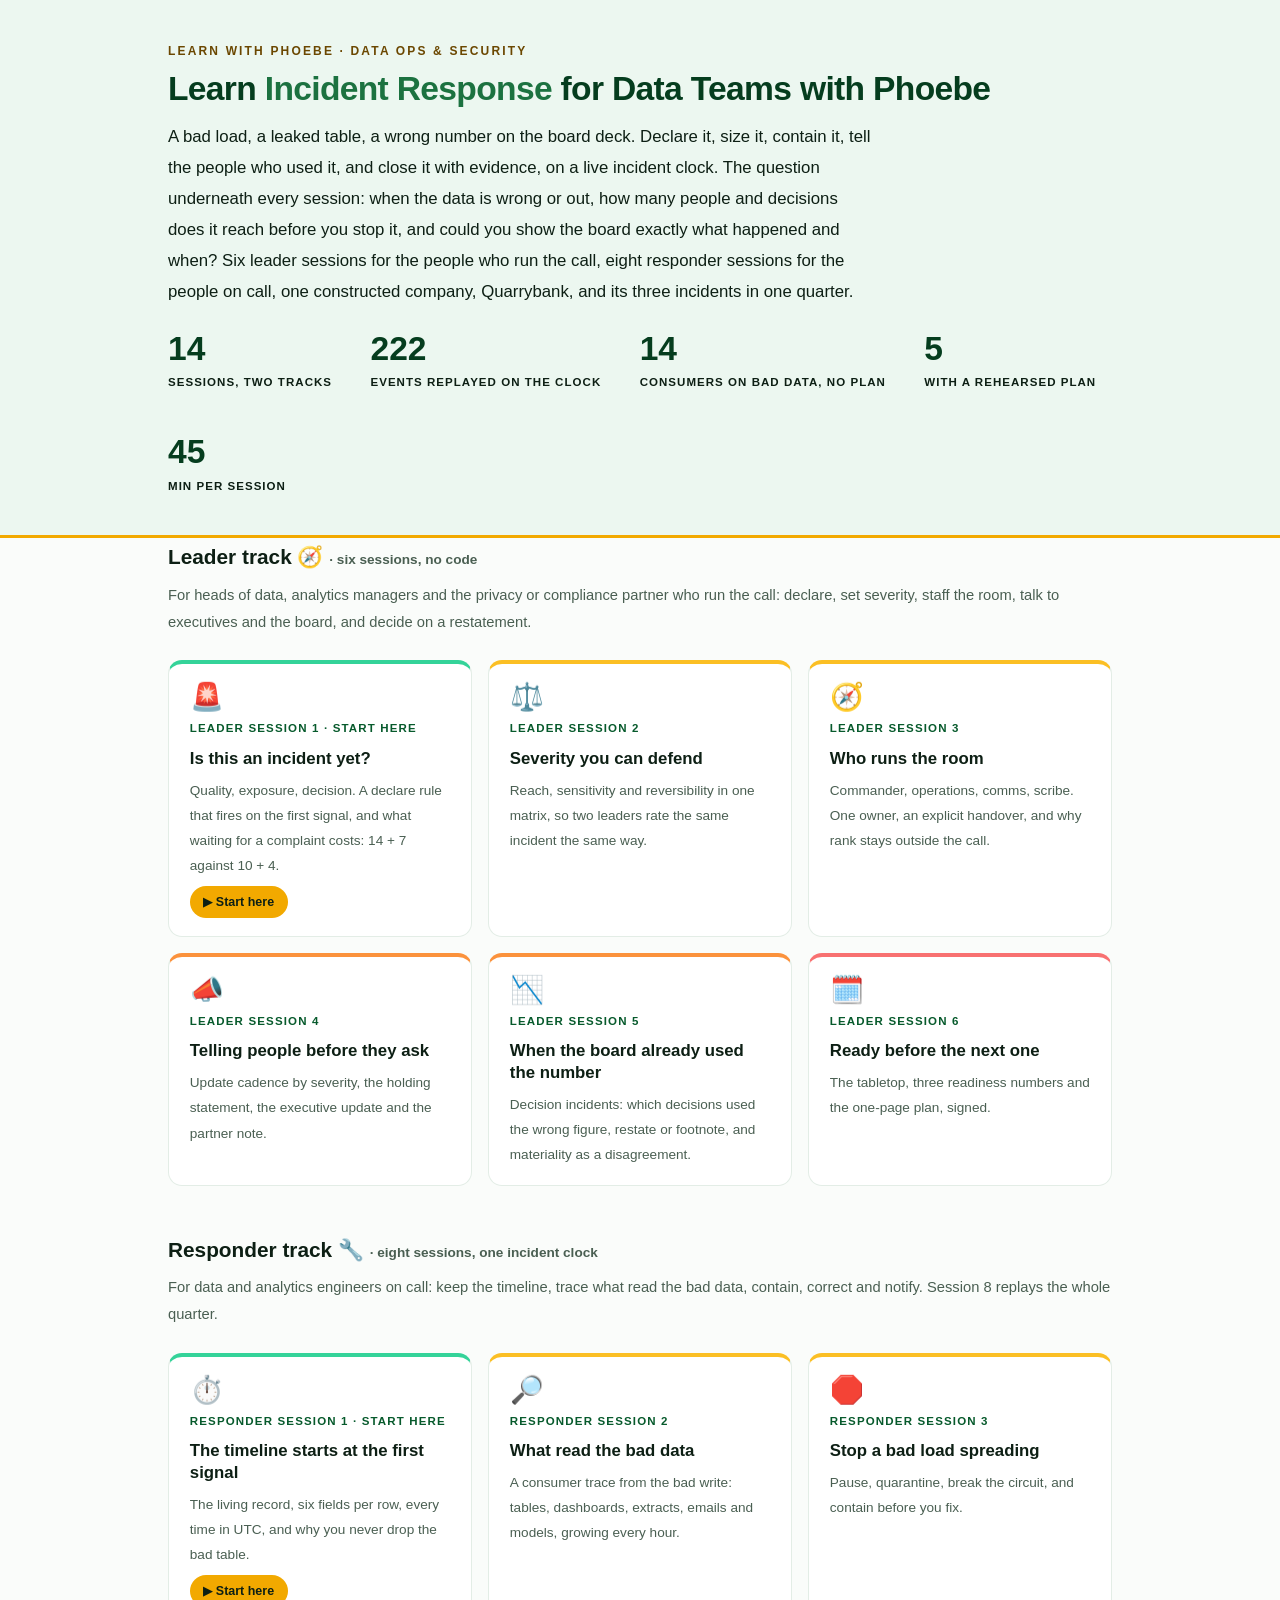
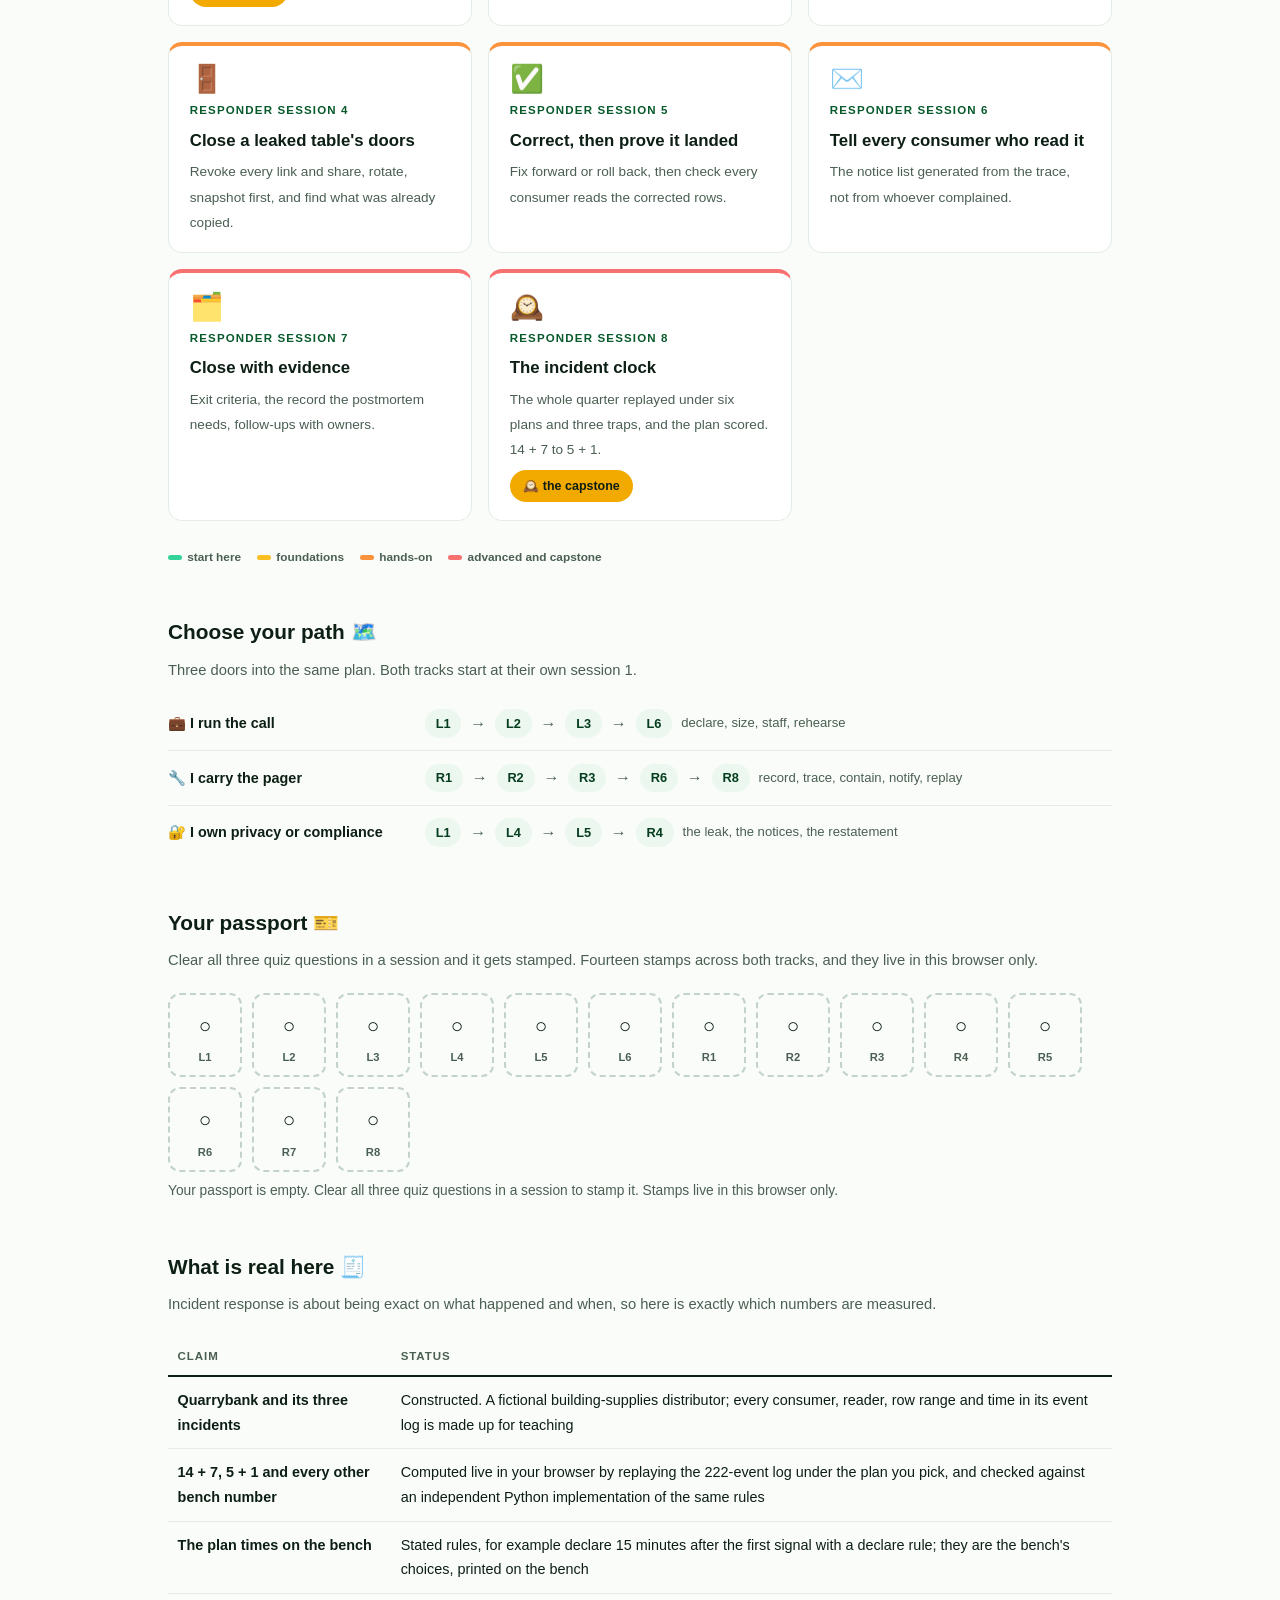
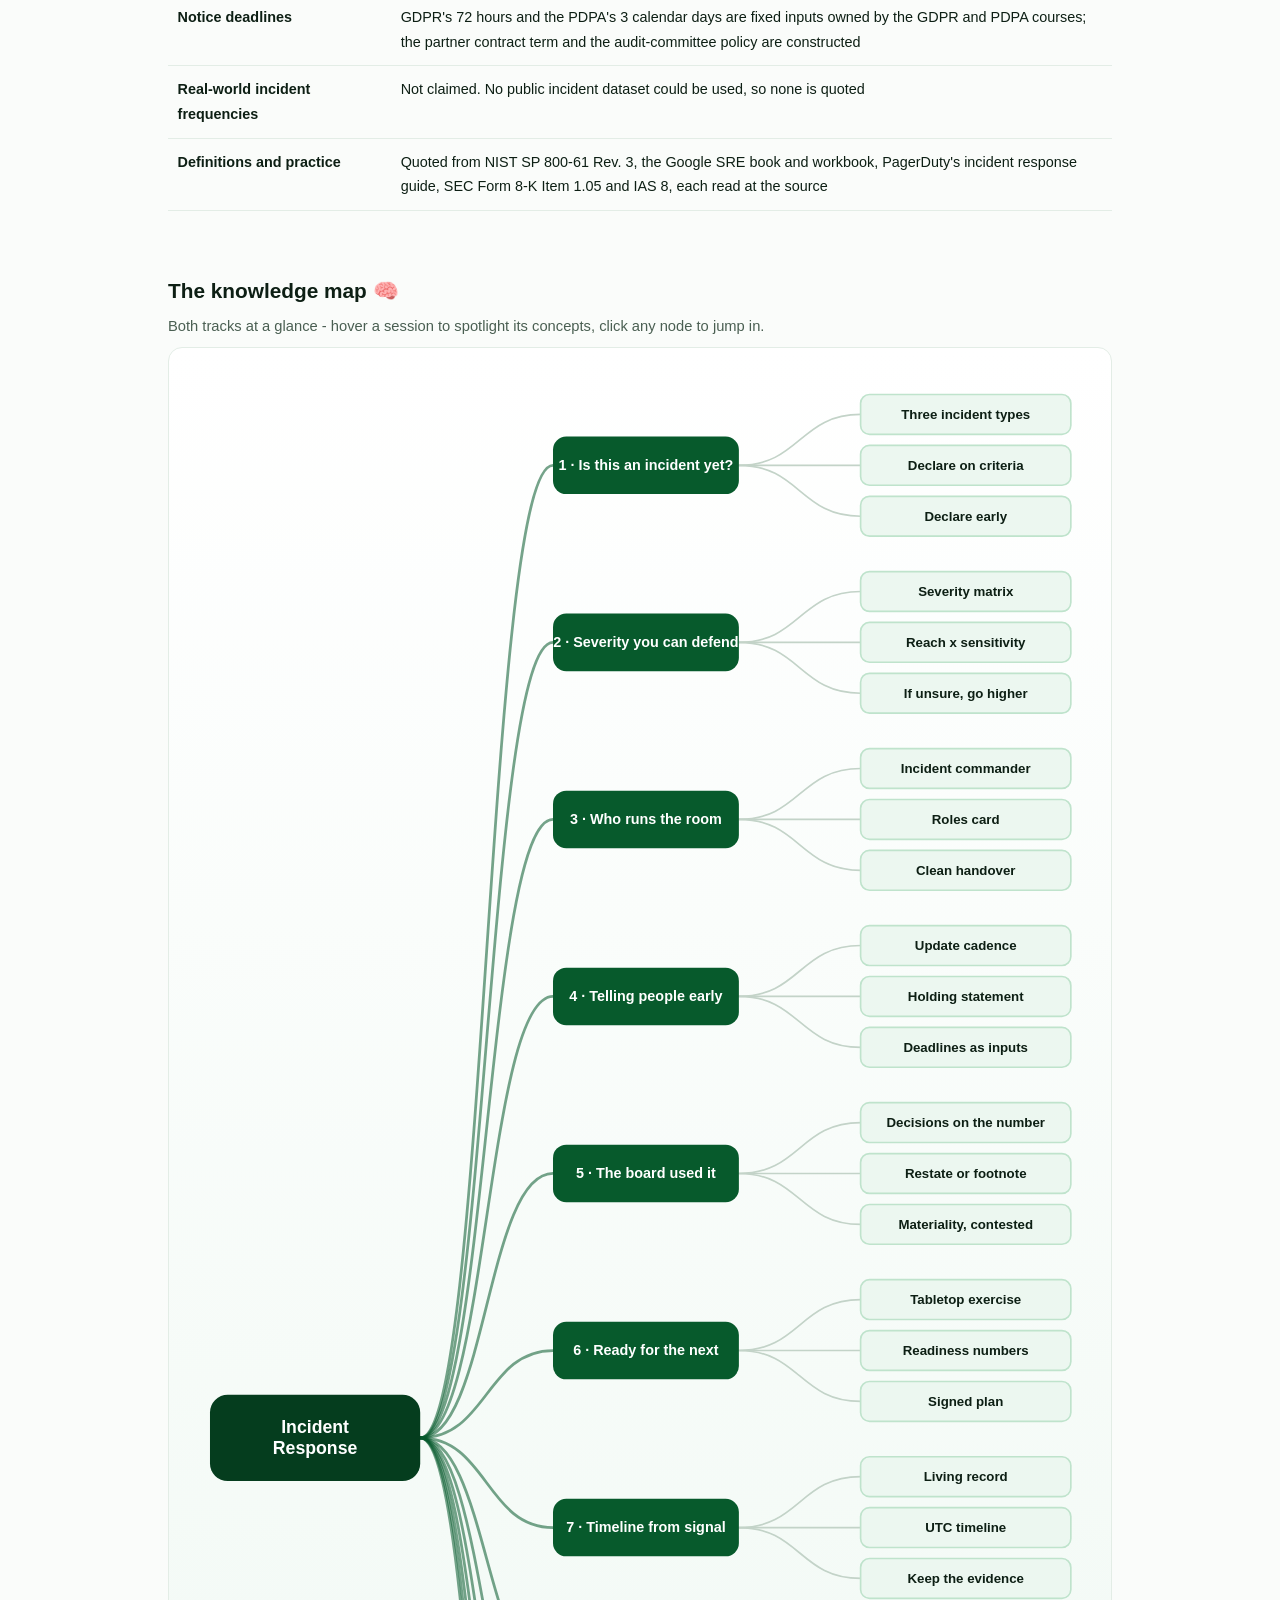
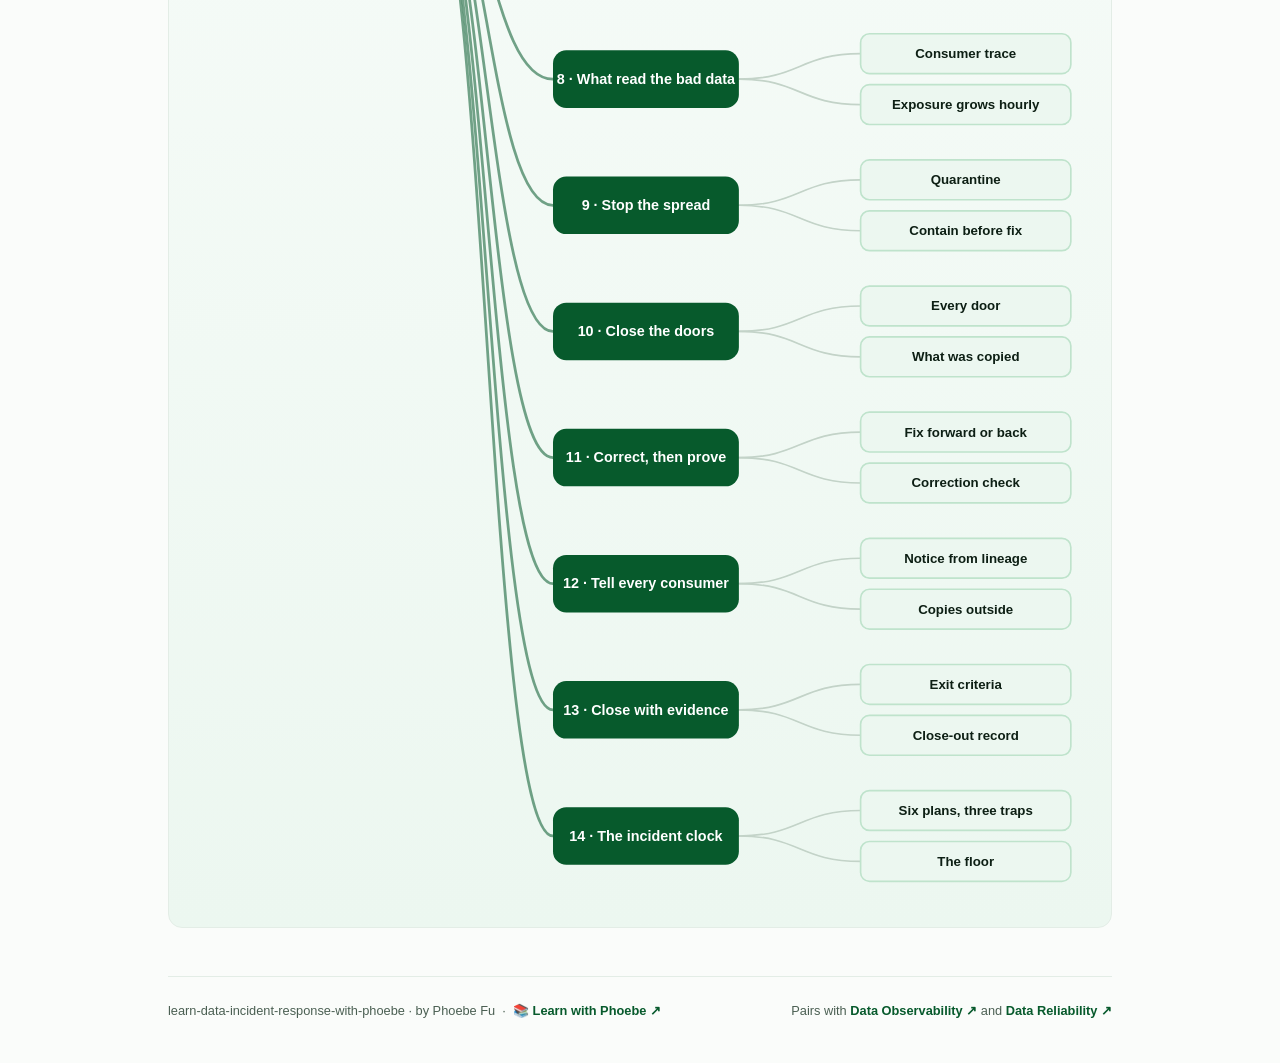
<file: index.html>
<!DOCTYPE html>
<html lang="en">
<head>
<meta charset="UTF-8">
<meta name="viewport" content="width=device-width, initial-scale=1.0">
<!-- social:start -->
<meta name="description" content="Fourteen sessions on incident response for data teams: declare a bad load, a leaked table or a wrong board number, size it, staff the room, contain it, tell every consumer who used it, and close it with evidence, on a live incident clock. Free, by Phoebe Fu.">
<meta property="og:type" content="website">
<meta property="og:site_name" content="Learn with Phoebe">
<meta property="og:title" content="Learn Incident Response for Data Teams with Phoebe">
<meta property="og:description" content="A bad load, a leaked table, a wrong number on the board deck. Declare it, size it, contain it, tell the people who used it, and close it with evidence, on a live incident clock.">
<meta property="og:url" content="https://phoebefu6.github.io/learn-data-incident-response-with-phoebe/">
<meta property="og:image" content="https://phoebefu6.github.io/learn-data-incident-response-with-phoebe/assets/og-cover.png">
<meta name="twitter:card" content="summary_large_image">
<meta name="twitter:title" content="Learn Incident Response for Data Teams with Phoebe">
<meta name="twitter:description" content="14 consumers and 7 decisions on bad data with no plan, 5 and 1 with a rehearsed one. Same quarter, same events.">
<meta name="twitter:image" content="https://phoebefu6.github.io/learn-data-incident-response-with-phoebe/assets/og-cover.png">
<!-- social:end -->
<title>Learn Incident Response for Data Teams with Phoebe</title>
<link rel="stylesheet" href="assets/style.css?v=3">
<style>

  .stats-row { display: flex; gap: 2.4rem; margin-top: 1.5rem; flex-wrap: wrap; }
  .stat b { display: block; font-size: 2.1rem; font-weight: 800; line-height: 1.05; font-variant-numeric: tabular-nums; }
  .stat span { font-size: .72rem; opacity: 1; text-transform: uppercase; letter-spacing: .09em; font-weight: 600; }

  .course-grid { display: grid; grid-template-columns: repeat(auto-fit, minmax(17rem, 1fr)); gap: 1rem; margin-top: 1.5rem; }
  .course-card {
    border: 1px solid var(--hairline);
    border-top: 4px solid var(--diff, var(--indigo));
    border-radius: var(--radius);
    padding: 1.2rem 1.3rem 1.1rem;
    display: flex;
    flex-direction: column;
    gap: .5rem;
    text-decoration: none;
    color: var(--ink);
    background: #fff;
    transition: box-shadow .15s ease, border-color .15s ease, transform .15s ease;
    position: relative;
  }
  .course-card:hover { border-color: var(--indigo-soft); border-top-color: var(--diff, var(--indigo)); box-shadow: 0 8px 28px rgba(7,90,44,.14); transform: translateY(-3px); }
  .course-card .cicon { font-size: 1.7rem; line-height: 1; }
  .course-card .cnum { font-size: .72rem; font-weight: 700; color: var(--indigo); text-transform: uppercase; letter-spacing: .1em; }
  .course-card h3 { font-size: 1.05rem; font-weight: 800; line-height: 1.3; }
  .course-card p { font-size: .85rem; color: var(--muted); flex: 1; }
  .course-card .meta { display: flex; gap: .4rem; flex-wrap: wrap; }

  .diff-legend { display: flex; gap: 1rem; margin-top: 1.6rem; font-size: .74rem; color: var(--muted); font-weight: 600; flex-wrap: wrap; }
  .diff-legend i { display: inline-block; width: .85rem; height: .35rem; border-radius: 999px; margin-right: .35rem; vertical-align: middle; }

  .paths { margin-top: 2.6rem; }
  .paths h2 { font-size: 1.3rem; font-weight: 800; margin-bottom: .3rem; }
  .paths .plede { color: var(--muted); font-size: .92rem; margin-bottom: .8rem; }
  .path { display: flex; gap: .55rem; align-items: center; padding: .75rem 0; border-bottom: .5px solid var(--hairline); flex-wrap: wrap; }
  .path:last-child { border-bottom: none; }
  .path b { min-width: 15.5rem; font-size: .9rem; }
  .path .pstep { background: var(--indigo-50); color: var(--indigo-deep); border-radius: 999px; padding: .16rem .68rem; font-weight: 700; font-size: .8rem; text-decoration: none; transition: all .12s ease; }
  .path .pstep:hover { background: var(--indigo); color: #fff; }
  .path .parr { color: var(--muted); font-weight: 700; }

  .mm-section { margin-top: 1.6rem; }
  .mm-section h2 { font-size: 1.3rem; font-weight: 800; margin-bottom: .2rem; }
  .mm-section .mm-lede { color: var(--muted); font-size: .92rem; margin-bottom: .4rem; }
  .mm-wrap { border: 1px solid var(--hairline); border-radius: var(--radius); background: linear-gradient(180deg,#fff,#ECF7F0); padding: .6rem; overflow-x: auto; }
  .mm-svg { width: 100%; height: auto; display: block; max-width: 60rem; margin: 0 auto; min-width: 34rem; }
  .mm-link { cursor: pointer; text-decoration: none; }
  .mm-node rect { transition: opacity .15s ease, filter .15s ease; }
  .mm-node text { pointer-events: none; }
  .mm-link:hover .mm-node rect { filter: brightness(1.06); }
  .mm-edge { transition: opacity .15s ease; }
</style>
</head>
<body>

<header class="masthead">
  <div class="wrap">
    <div class="eyebrow">Learn with Phoebe · Data Ops &amp; Security</div>
    <h1>Learn <span class="accent">Incident Response</span> for Data Teams with Phoebe</h1>
    <p class="sub">A bad load, a leaked table, a wrong number on the board deck. Declare it, size it, contain it, tell the people who used it, and close it with evidence, on a live incident clock. The question underneath every session: when the data is wrong or out, how many people and decisions does it reach before you stop it, and could you show the board exactly what happened and when? Six leader sessions for the people who run the call, eight responder sessions for the people on call, one constructed company, Quarrybank, and its three incidents in one quarter.</p>
    <div class="stats-row">
      <div class="stat"><b data-count="14">14</b><span>sessions, two tracks</span></div>
      <div class="stat"><b data-count="222">222</b><span>events replayed on the clock</span></div>
      <div class="stat"><b data-count="14">14</b><span>consumers on bad data, no plan</span></div>
      <div class="stat"><b data-count="5">5</b><span>with a rehearsed plan</span></div>
      <div class="stat"><b data-count="45">45</b><span>min per session</span></div>
    </div>
  </div>
</header>

<main class="wrap">

  <section class="section">
    <div class="paths" style="margin-top:0">
      <h2>Leader track 🧭 <span style="font-size:.85rem;font-weight:600;color:var(--muted)">· six sessions, no code</span></h2>
      <p class="plede">For heads of data, analytics managers and the privacy or compliance partner who run the call: declare, set severity, staff the room, talk to executives and the board, and decide on a restatement.</p>
    </div>

    <div class="course-grid">
      <a class="course-card" href="courses/a1-is-this-an-incident.html" style="--diff:#34D399">
        <span class="cicon">🚨</span>
        <span class="cnum">Leader session 1 · start here</span>
        <h3>Is this an incident yet?</h3>
        <p>Quality, exposure, decision. A declare rule that fires on the first signal, and what waiting for a complaint costs: 14 + 7 against 10 + 4.</p>
        <span class="meta"><span class="pill amber">▶ Start here</span></span>
      </a>
      <a class="course-card" href="courses/a2-severity-you-can-defend.html" style="--diff:#FBBF24">
        <span class="cicon">⚖️</span>
        <span class="cnum">Leader session 2</span>
        <h3>Severity you can defend</h3>
        <p>Reach, sensitivity and reversibility in one matrix, so two leaders rate the same incident the same way.</p>
      </a>
      <a class="course-card" href="courses/a3-who-runs-the-room.html" style="--diff:#FBBF24">
        <span class="cicon">🧭</span>
        <span class="cnum">Leader session 3</span>
        <h3>Who runs the room</h3>
        <p>Commander, operations, comms, scribe. One owner, an explicit handover, and why rank stays outside the call.</p>
      </a>
      <a class="course-card" href="courses/a4-telling-people-before-they-ask.html" style="--diff:#FB923C">
        <span class="cicon">📣</span>
        <span class="cnum">Leader session 4</span>
        <h3>Telling people before they ask</h3>
        <p>Update cadence by severity, the holding statement, the executive update and the partner note.</p>
      </a>
      <a class="course-card" href="courses/a5-when-the-board-used-the-number.html" style="--diff:#FB923C">
        <span class="cicon">📉</span>
        <span class="cnum">Leader session 5</span>
        <h3>When the board already used the number</h3>
        <p>Decision incidents: which decisions used the wrong figure, restate or footnote, and materiality as a disagreement.</p>
      </a>
      <a class="course-card" href="courses/a6-ready-before-the-next-one.html" style="--diff:#F87171">
        <span class="cicon">🗓️</span>
        <span class="cnum">Leader session 6</span>
        <h3>Ready before the next one</h3>
        <p>The tabletop, three readiness numbers and the one-page plan, signed.</p>
      </a>
    </div>
  </section>

  <section class="section">
    <div class="paths" style="margin-top:0">
      <h2>Responder track 🔧 <span style="font-size:.85rem;font-weight:600;color:var(--muted)">· eight sessions, one incident clock</span></h2>
      <p class="plede">For data and analytics engineers on call: keep the timeline, trace what read the bad data, contain, correct and notify. Session 8 replays the whole quarter.</p>
    </div>

    <div class="course-grid">
      <a class="course-card" href="courses/b1-timeline-starts-at-first-signal.html" style="--diff:#34D399">
        <span class="cicon">⏱️</span>
        <span class="cnum">Responder session 1 · start here</span>
        <h3>The timeline starts at the first signal</h3>
        <p>The living record, six fields per row, every time in UTC, and why you never drop the bad table.</p>
        <span class="meta"><span class="pill amber">▶ Start here</span></span>
      </a>
      <a class="course-card" href="courses/b2-what-read-the-bad-data.html" style="--diff:#FBBF24">
        <span class="cicon">🔎</span>
        <span class="cnum">Responder session 2</span>
        <h3>What read the bad data</h3>
        <p>A consumer trace from the bad write: tables, dashboards, extracts, emails and models, growing every hour.</p>
      </a>
      <a class="course-card" href="courses/b3-stop-a-bad-load-spreading.html" style="--diff:#FBBF24">
        <span class="cicon">🛑</span>
        <span class="cnum">Responder session 3</span>
        <h3>Stop a bad load spreading</h3>
        <p>Pause, quarantine, break the circuit, and contain before you fix.</p>
      </a>
      <a class="course-card" href="courses/b4-close-a-leaked-tables-doors.html" style="--diff:#FB923C">
        <span class="cicon">🚪</span>
        <span class="cnum">Responder session 4</span>
        <h3>Close a leaked table's doors</h3>
        <p>Revoke every link and share, rotate, snapshot first, and find what was already copied.</p>
      </a>
      <a class="course-card" href="courses/b5-correct-then-prove-it-landed.html" style="--diff:#FB923C">
        <span class="cicon">✅</span>
        <span class="cnum">Responder session 5</span>
        <h3>Correct, then prove it landed</h3>
        <p>Fix forward or roll back, then check every consumer reads the corrected rows.</p>
      </a>
      <a class="course-card" href="courses/b6-tell-every-consumer.html" style="--diff:#FB923C">
        <span class="cicon">✉️</span>
        <span class="cnum">Responder session 6</span>
        <h3>Tell every consumer who read it</h3>
        <p>The notice list generated from the trace, not from whoever complained.</p>
      </a>
      <a class="course-card" href="courses/b7-close-with-evidence.html" style="--diff:#F87171">
        <span class="cicon">🗂️</span>
        <span class="cnum">Responder session 7</span>
        <h3>Close with evidence</h3>
        <p>Exit criteria, the record the postmortem needs, follow-ups with owners.</p>
      </a>
      <a class="course-card" href="courses/b8-the-incident-clock.html" style="--diff:#F87171">
        <span class="cicon">🕰️</span>
        <span class="cnum">Responder session 8</span>
        <h3>The incident clock</h3>
        <p>The whole quarter replayed under six plans and three traps, and the plan scored. 14 + 7 to 5 + 1.</p>
        <span class="meta"><span class="pill amber">🕰️ the capstone</span></span>
      </a>
    </div>

    <div class="diff-legend">
      <span><i style="background:#34D399"></i>start here</span>
      <span><i style="background:#FBBF24"></i>foundations</span>
      <span><i style="background:#FB923C"></i>hands-on</span>
      <span><i style="background:#F87171"></i>advanced and capstone</span>
    </div>
  </section>

  <section class="section">
    <div class="paths">
      <h2>Choose your path 🗺️</h2>
      <p class="plede">Three doors into the same plan. Both tracks start at their own session 1.</p>
      <div class="path"><b>💼 I run the call</b>
        <a class="pstep" href="courses/a1-is-this-an-incident.html">L1</a>
        <span class="parr">→</span>
        <a class="pstep" href="courses/a2-severity-you-can-defend.html">L2</a>
        <span class="parr">→</span>
        <a class="pstep" href="courses/a3-who-runs-the-room.html">L3</a>
        <span class="parr">→</span>
        <a class="pstep" href="courses/a6-ready-before-the-next-one.html">L6</a>
        <span style="font-size:.82rem;color:var(--muted)">declare, size, staff, rehearse</span>
      </div>
      <div class="path"><b>🔧 I carry the pager</b>
        <a class="pstep" href="courses/b1-timeline-starts-at-first-signal.html">R1</a>
        <span class="parr">→</span>
        <a class="pstep" href="courses/b2-what-read-the-bad-data.html">R2</a>
        <span class="parr">→</span>
        <a class="pstep" href="courses/b3-stop-a-bad-load-spreading.html">R3</a>
        <span class="parr">→</span>
        <a class="pstep" href="courses/b6-tell-every-consumer.html">R6</a>
        <span class="parr">→</span>
        <a class="pstep" href="courses/b8-the-incident-clock.html">R8</a>
        <span style="font-size:.82rem;color:var(--muted)">record, trace, contain, notify, replay</span>
      </div>
      <div class="path"><b>🔐 I own privacy or compliance</b>
        <a class="pstep" href="courses/a1-is-this-an-incident.html">L1</a>
        <span class="parr">→</span>
        <a class="pstep" href="courses/a4-telling-people-before-they-ask.html">L4</a>
        <span class="parr">→</span>
        <a class="pstep" href="courses/a5-when-the-board-used-the-number.html">L5</a>
        <span class="parr">→</span>
        <a class="pstep" href="courses/b4-close-a-leaked-tables-doors.html">R4</a>
        <span style="font-size:.82rem;color:var(--muted)">the leak, the notices, the restatement</span>
      </div>
    </div>
  </section>

  <section class="section">
    <div class="paths" style="margin-top:0">
      <h2>Your passport 🎫</h2>
      <p class="plede">Clear all three quiz questions in a session and it gets stamped. Fourteen stamps across both tracks, and they live in this browser only.</p>
    </div>
    <div class="pp-strip"></div>
  </section>

  <section class="section">
    <div class="paths" style="margin-top:0">
      <h2>What is real here 🧾</h2>
      <p class="plede">Incident response is about being exact on what happened and when, so here is exactly which numbers are measured.</p>
    </div>
    <table class="clean">
      <tr><th>Claim</th><th>Status</th></tr>
      <tr><td>Quarrybank and its three incidents</td><td>Constructed. A fictional building-supplies distributor; every consumer, reader, row range and time in its event log is made up for teaching</td></tr>
      <tr><td>14 + 7, 5 + 1 and every other bench number</td><td>Computed live in your browser by replaying the 222-event log under the plan you pick, and checked against an independent Python implementation of the same rules</td></tr>
      <tr><td>The plan times on the bench</td><td>Stated rules, for example declare 15 minutes after the first signal with a declare rule; they are the bench's choices, printed on the bench</td></tr>
      <tr><td>Notice deadlines</td><td>GDPR's 72 hours and the PDPA's 3 calendar days are fixed inputs owned by the GDPR and PDPA courses; the partner contract term and the audit-committee policy are constructed</td></tr>
      <tr><td>Real-world incident frequencies</td><td>Not claimed. No public incident dataset could be used, so none is quoted</td></tr>
      <tr><td>Definitions and practice</td><td>Quoted from NIST SP 800-61 Rev. 3, the Google SRE book and workbook, PagerDuty's incident response guide, SEC Form 8-K Item 1.05 and IAS 8, each read at the source</td></tr>
    </table>
  </section>

  <section class="section mm-section">
    <h2>The knowledge map 🧠</h2>
    <p class="mm-lede">Both tracks at a glance - hover a session to spotlight its concepts, click any node to jump in.</p>
    <div class="mm-wrap"><div id="mindmap"></div></div>
  </section>

  <footer class="pagefoot">
    <span>learn-data-incident-response-with-phoebe · by Phoebe Fu &nbsp;·&nbsp; 📚 <a href="https://phoebefu6.github.io/learn-with-phoebe/">Learn with Phoebe ↗</a></span>
    <span>Pairs with <a href="https://phoebefu6.github.io/learn-data-observability-with-phoebe/">Data Observability ↗</a> and <a href="https://phoebefu6.github.io/learn-data-reliability-with-phoebe/">Data Reliability ↗</a></span>
  </footer>

</main>

<script>
window.MINDMAP_DATA = {
  "title": "Incident\nResponse",
  "centerColor": "#053D1E",
  "sessions": [
    {
      "label": "Is this an incident yet?",
      "href": "courses/a1-is-this-an-incident.html",
      "color": "#34D399",
      "concepts": [
        {
          "label": "Three incident types",
          "href": "courses/a1-is-this-an-incident.html"
        },
        {
          "label": "Declare on criteria",
          "href": "courses/a1-is-this-an-incident.html"
        },
        {
          "label": "Declare early",
          "href": "courses/a1-is-this-an-incident.html"
        }
      ]
    },
    {
      "label": "Severity you can defend",
      "href": "courses/a2-severity-you-can-defend.html",
      "color": "#FBBF24",
      "concepts": [
        {
          "label": "Severity matrix",
          "href": "courses/a2-severity-you-can-defend.html"
        },
        {
          "label": "Reach x sensitivity",
          "href": "courses/a2-severity-you-can-defend.html"
        },
        {
          "label": "If unsure, go higher",
          "href": "courses/a2-severity-you-can-defend.html"
        }
      ]
    },
    {
      "label": "Who runs the room",
      "href": "courses/a3-who-runs-the-room.html",
      "color": "#FBBF24",
      "concepts": [
        {
          "label": "Incident commander",
          "href": "courses/a3-who-runs-the-room.html"
        },
        {
          "label": "Roles card",
          "href": "courses/a3-who-runs-the-room.html"
        },
        {
          "label": "Clean handover",
          "href": "courses/a3-who-runs-the-room.html"
        }
      ]
    },
    {
      "label": "Telling people early",
      "href": "courses/a4-telling-people-before-they-ask.html",
      "color": "#FB923C",
      "concepts": [
        {
          "label": "Update cadence",
          "href": "courses/a4-telling-people-before-they-ask.html"
        },
        {
          "label": "Holding statement",
          "href": "courses/a4-telling-people-before-they-ask.html"
        },
        {
          "label": "Deadlines as inputs",
          "href": "courses/a4-telling-people-before-they-ask.html"
        }
      ]
    },
    {
      "label": "The board used it",
      "href": "courses/a5-when-the-board-used-the-number.html",
      "color": "#FB923C",
      "concepts": [
        {
          "label": "Decisions on the number",
          "href": "courses/a5-when-the-board-used-the-number.html"
        },
        {
          "label": "Restate or footnote",
          "href": "courses/a5-when-the-board-used-the-number.html"
        },
        {
          "label": "Materiality, contested",
          "href": "courses/a5-when-the-board-used-the-number.html"
        }
      ]
    },
    {
      "label": "Ready for the next",
      "href": "courses/a6-ready-before-the-next-one.html",
      "color": "#F87171",
      "concepts": [
        {
          "label": "Tabletop exercise",
          "href": "courses/a6-ready-before-the-next-one.html"
        },
        {
          "label": "Readiness numbers",
          "href": "courses/a6-ready-before-the-next-one.html"
        },
        {
          "label": "Signed plan",
          "href": "courses/a6-ready-before-the-next-one.html"
        }
      ]
    },
    {
      "label": "Timeline from signal",
      "href": "courses/b1-timeline-starts-at-first-signal.html",
      "color": "#34D399",
      "concepts": [
        {
          "label": "Living record",
          "href": "courses/b1-timeline-starts-at-first-signal.html"
        },
        {
          "label": "UTC timeline",
          "href": "courses/b1-timeline-starts-at-first-signal.html"
        },
        {
          "label": "Keep the evidence",
          "href": "courses/b1-timeline-starts-at-first-signal.html"
        }
      ]
    },
    {
      "label": "What read the bad data",
      "href": "courses/b2-what-read-the-bad-data.html",
      "color": "#FBBF24",
      "concepts": [
        {
          "label": "Consumer trace",
          "href": "courses/b2-what-read-the-bad-data.html"
        },
        {
          "label": "Exposure grows hourly",
          "href": "courses/b2-what-read-the-bad-data.html"
        }
      ]
    },
    {
      "label": "Stop the spread",
      "href": "courses/b3-stop-a-bad-load-spreading.html",
      "color": "#FBBF24",
      "concepts": [
        {
          "label": "Quarantine",
          "href": "courses/b3-stop-a-bad-load-spreading.html"
        },
        {
          "label": "Contain before fix",
          "href": "courses/b3-stop-a-bad-load-spreading.html"
        }
      ]
    },
    {
      "label": "Close the doors",
      "href": "courses/b4-close-a-leaked-tables-doors.html",
      "color": "#FB923C",
      "concepts": [
        {
          "label": "Every door",
          "href": "courses/b4-close-a-leaked-tables-doors.html"
        },
        {
          "label": "What was copied",
          "href": "courses/b4-close-a-leaked-tables-doors.html"
        }
      ]
    },
    {
      "label": "Correct, then prove",
      "href": "courses/b5-correct-then-prove-it-landed.html",
      "color": "#FB923C",
      "concepts": [
        {
          "label": "Fix forward or back",
          "href": "courses/b5-correct-then-prove-it-landed.html"
        },
        {
          "label": "Correction check",
          "href": "courses/b5-correct-then-prove-it-landed.html"
        }
      ]
    },
    {
      "label": "Tell every consumer",
      "href": "courses/b6-tell-every-consumer.html",
      "color": "#FB923C",
      "concepts": [
        {
          "label": "Notice from lineage",
          "href": "courses/b6-tell-every-consumer.html"
        },
        {
          "label": "Copies outside",
          "href": "courses/b6-tell-every-consumer.html"
        }
      ]
    },
    {
      "label": "Close with evidence",
      "href": "courses/b7-close-with-evidence.html",
      "color": "#F87171",
      "concepts": [
        {
          "label": "Exit criteria",
          "href": "courses/b7-close-with-evidence.html"
        },
        {
          "label": "Close-out record",
          "href": "courses/b7-close-with-evidence.html"
        }
      ]
    },
    {
      "label": "The incident clock",
      "href": "courses/b8-the-incident-clock.html",
      "color": "#F87171",
      "concepts": [
        {
          "label": "Six plans, three traps",
          "href": "courses/b8-the-incident-clock.html"
        },
        {
          "label": "The floor",
          "href": "courses/b8-the-incident-clock.html"
        }
      ]
    }
  ]
};
</script>
<script src="assets/app.js?v=2"></script>
<script src="assets/mindmap.js?v=1"></script>
</body>
</html>
</file>
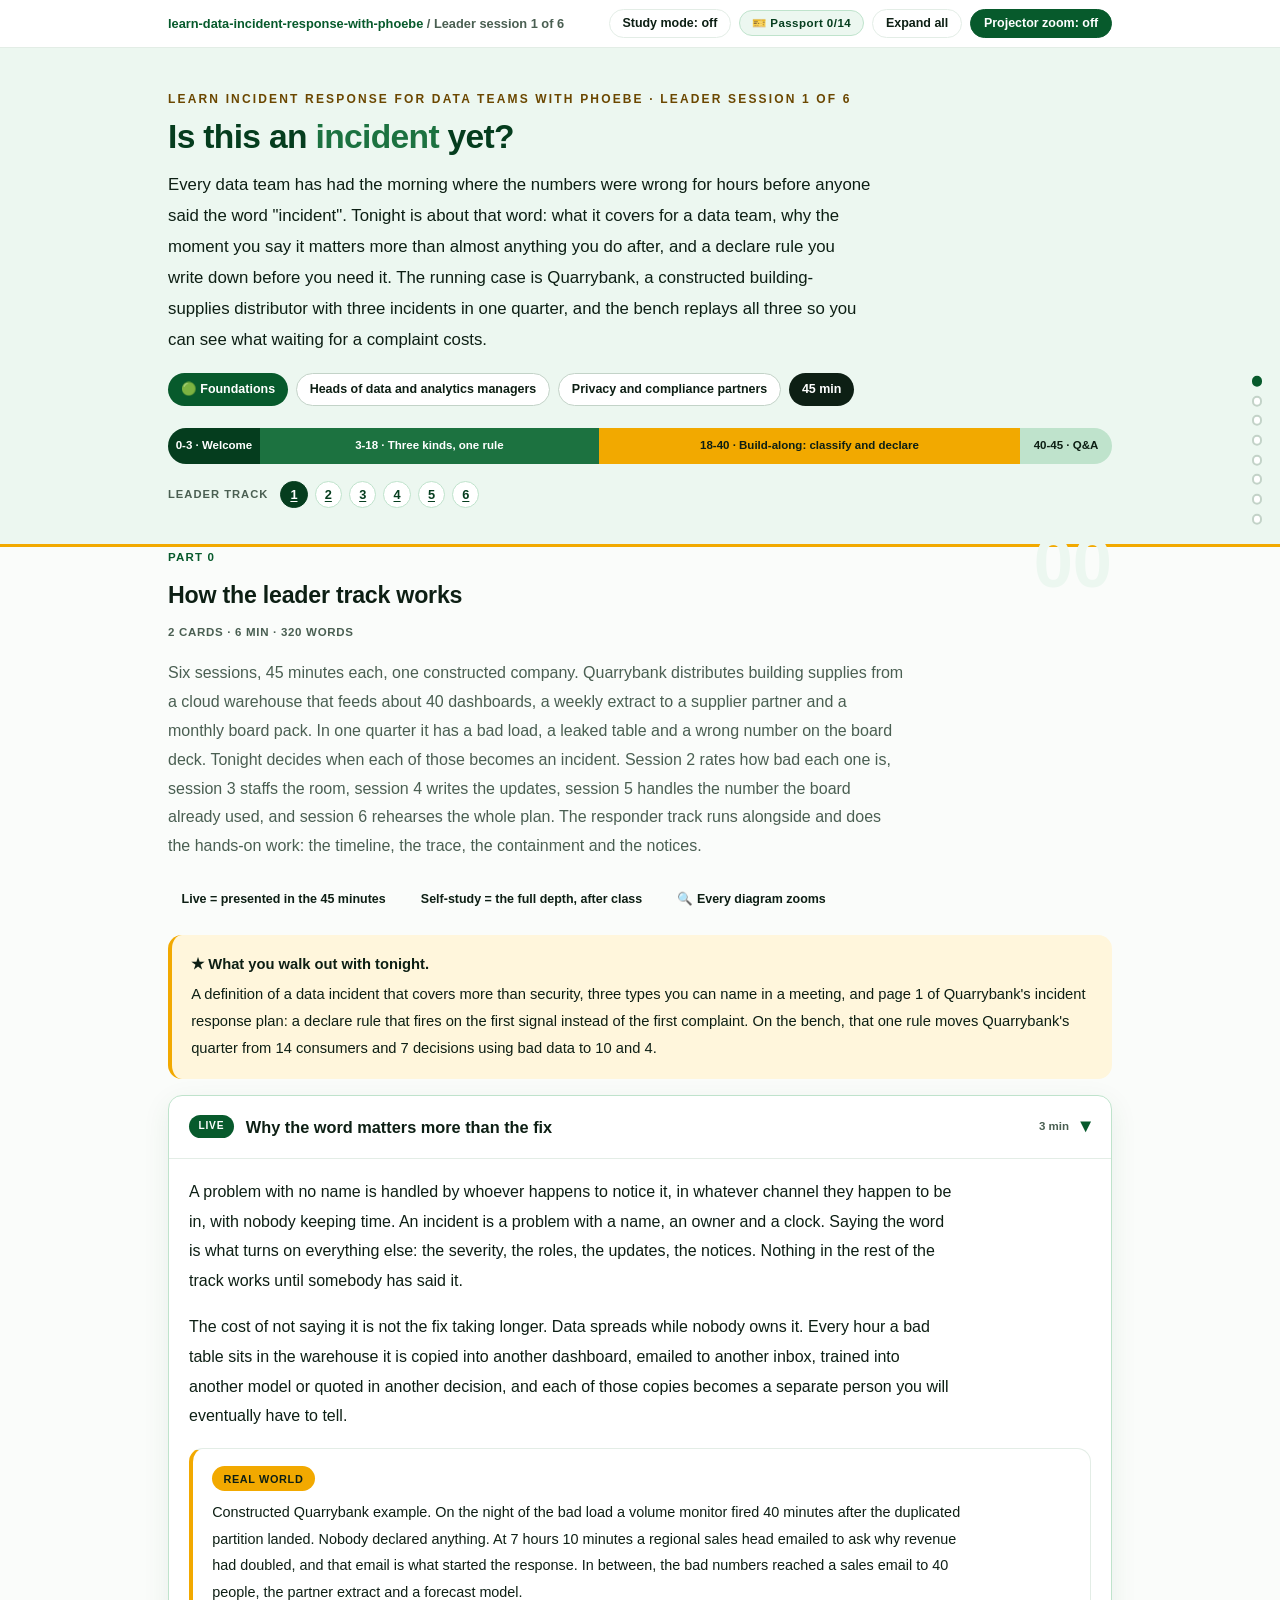
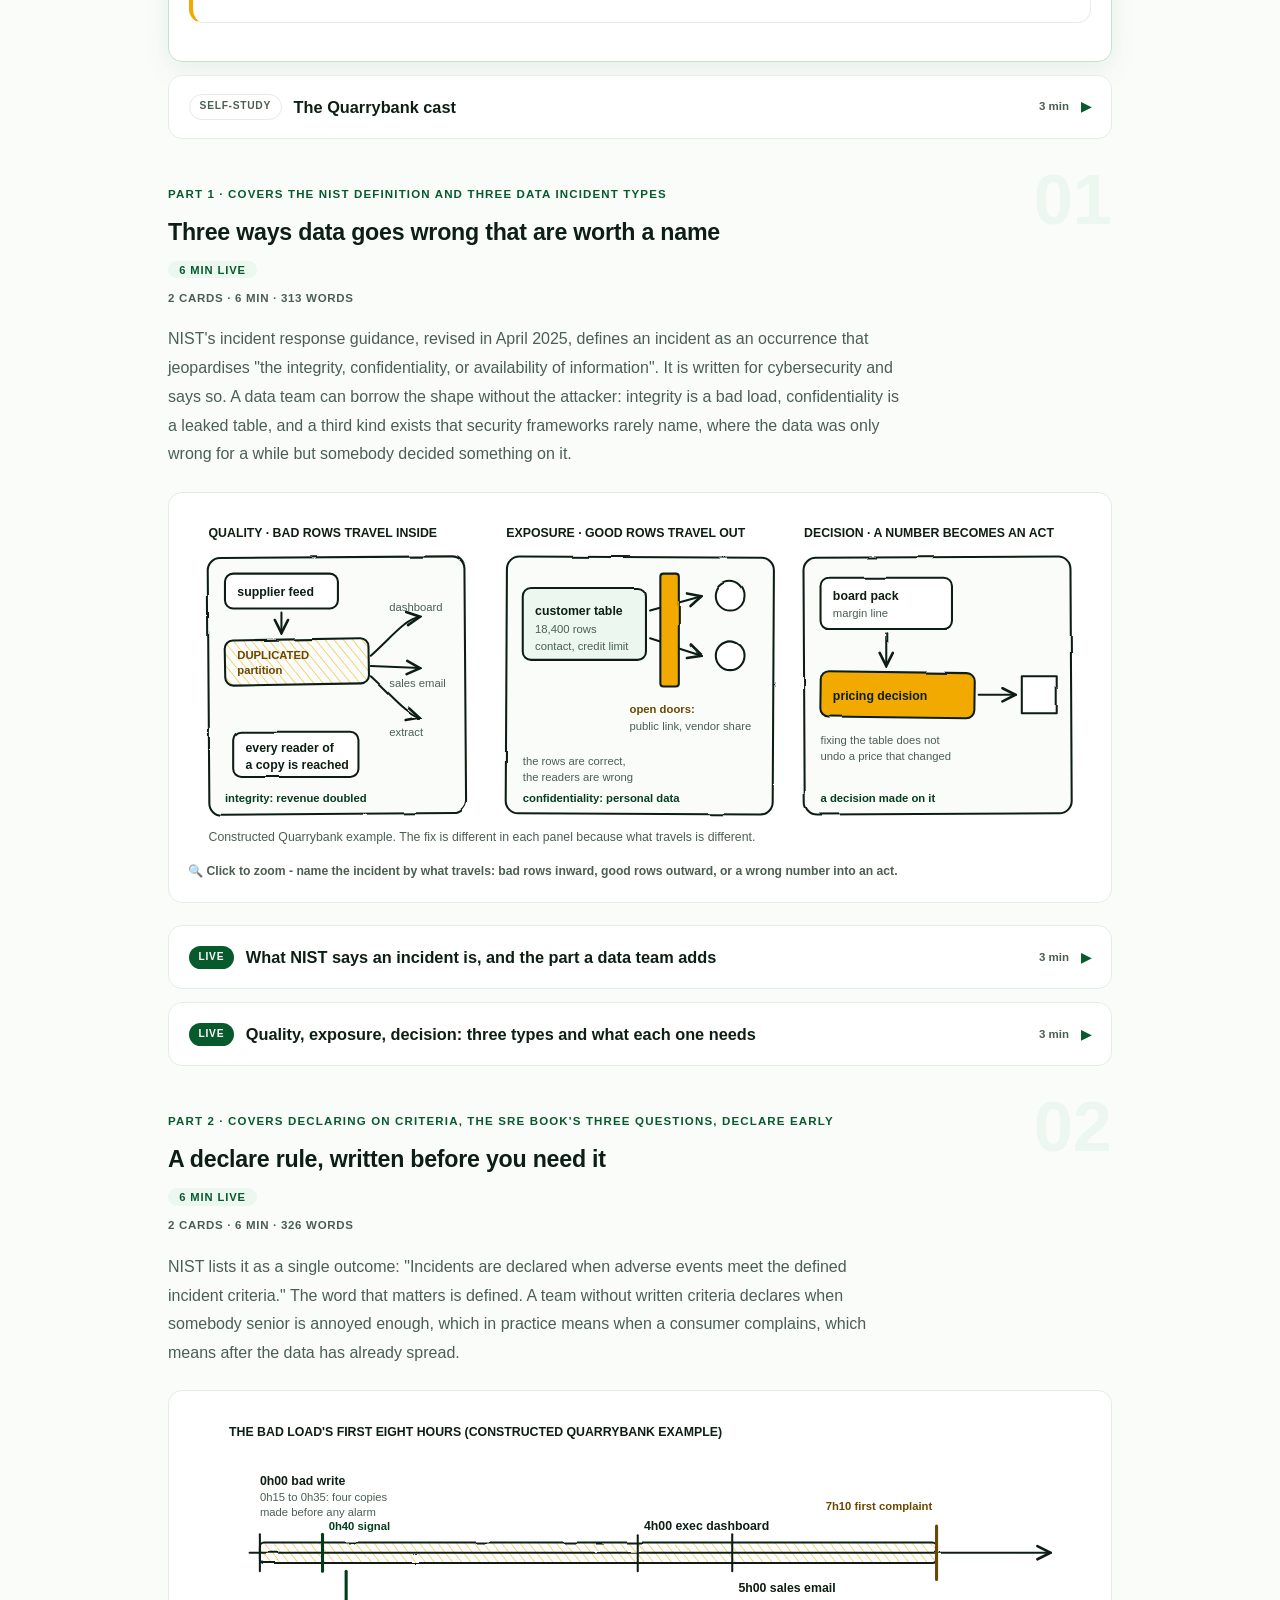
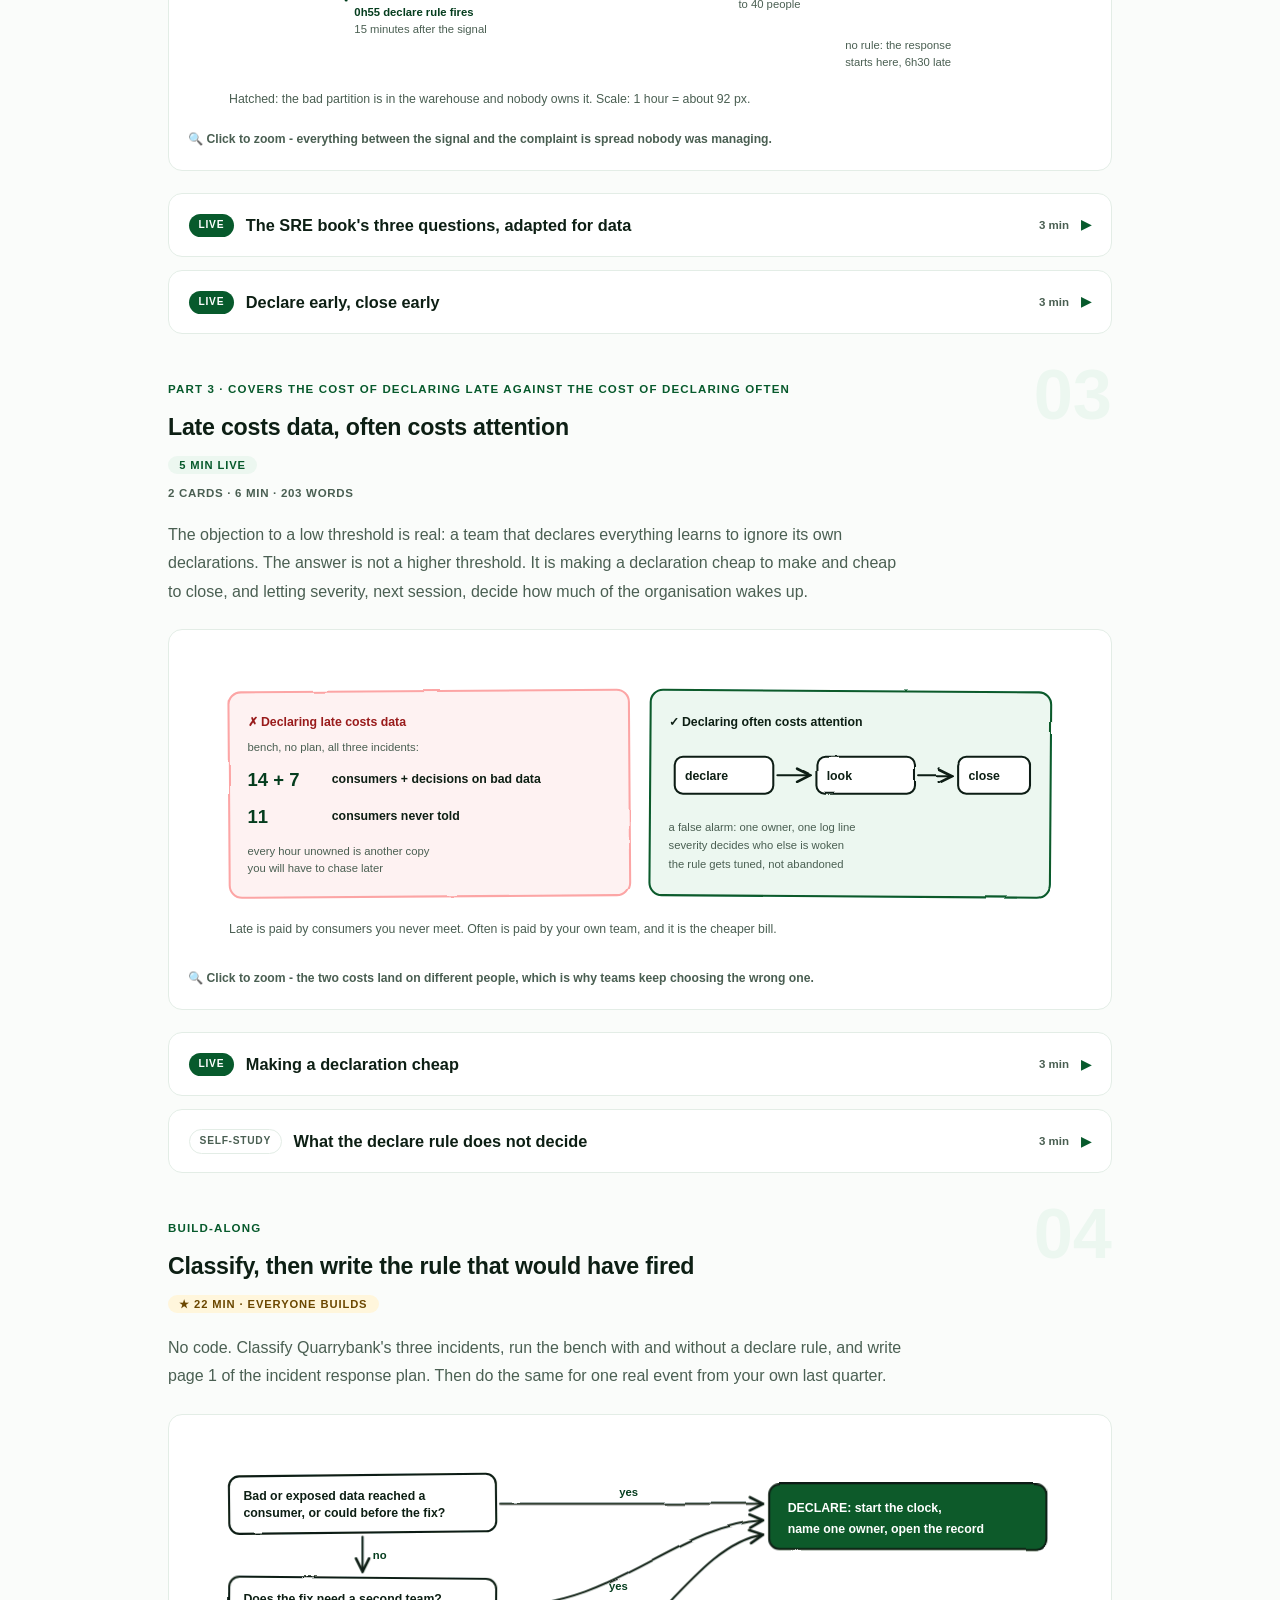
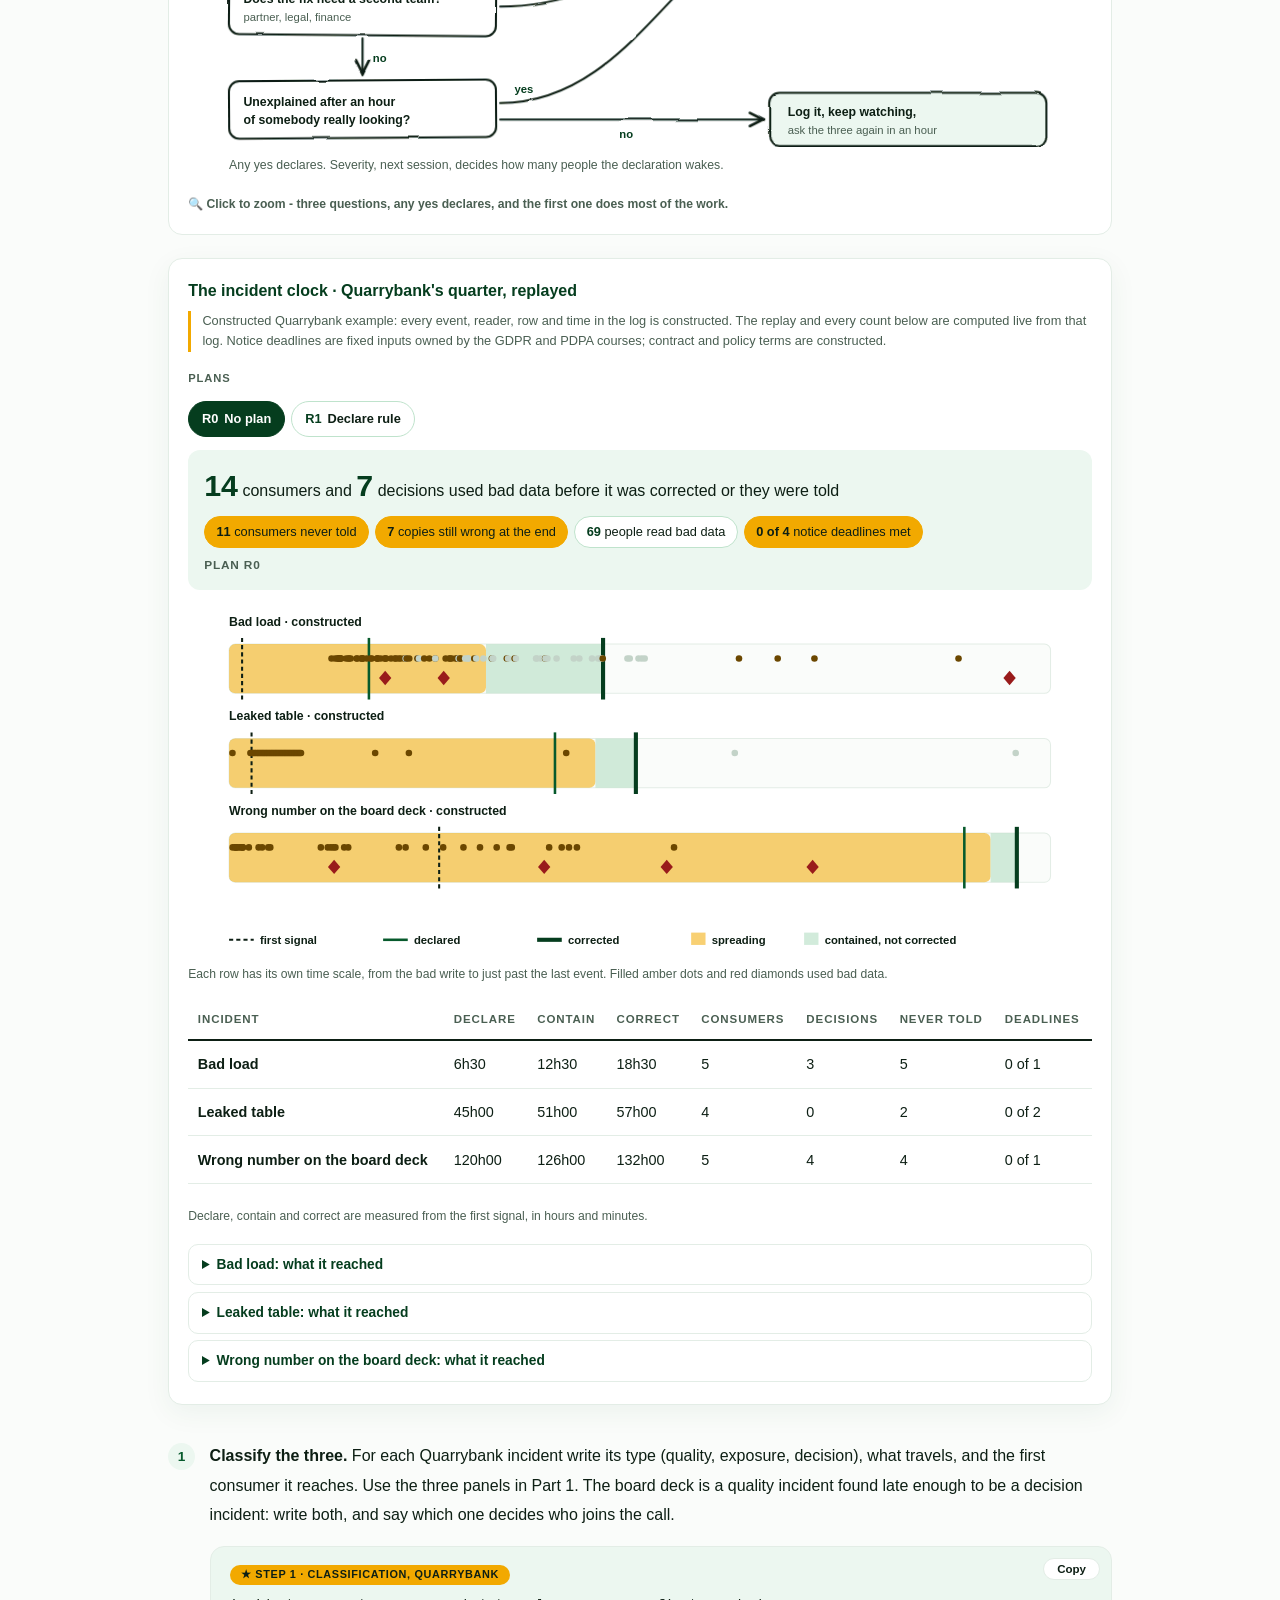
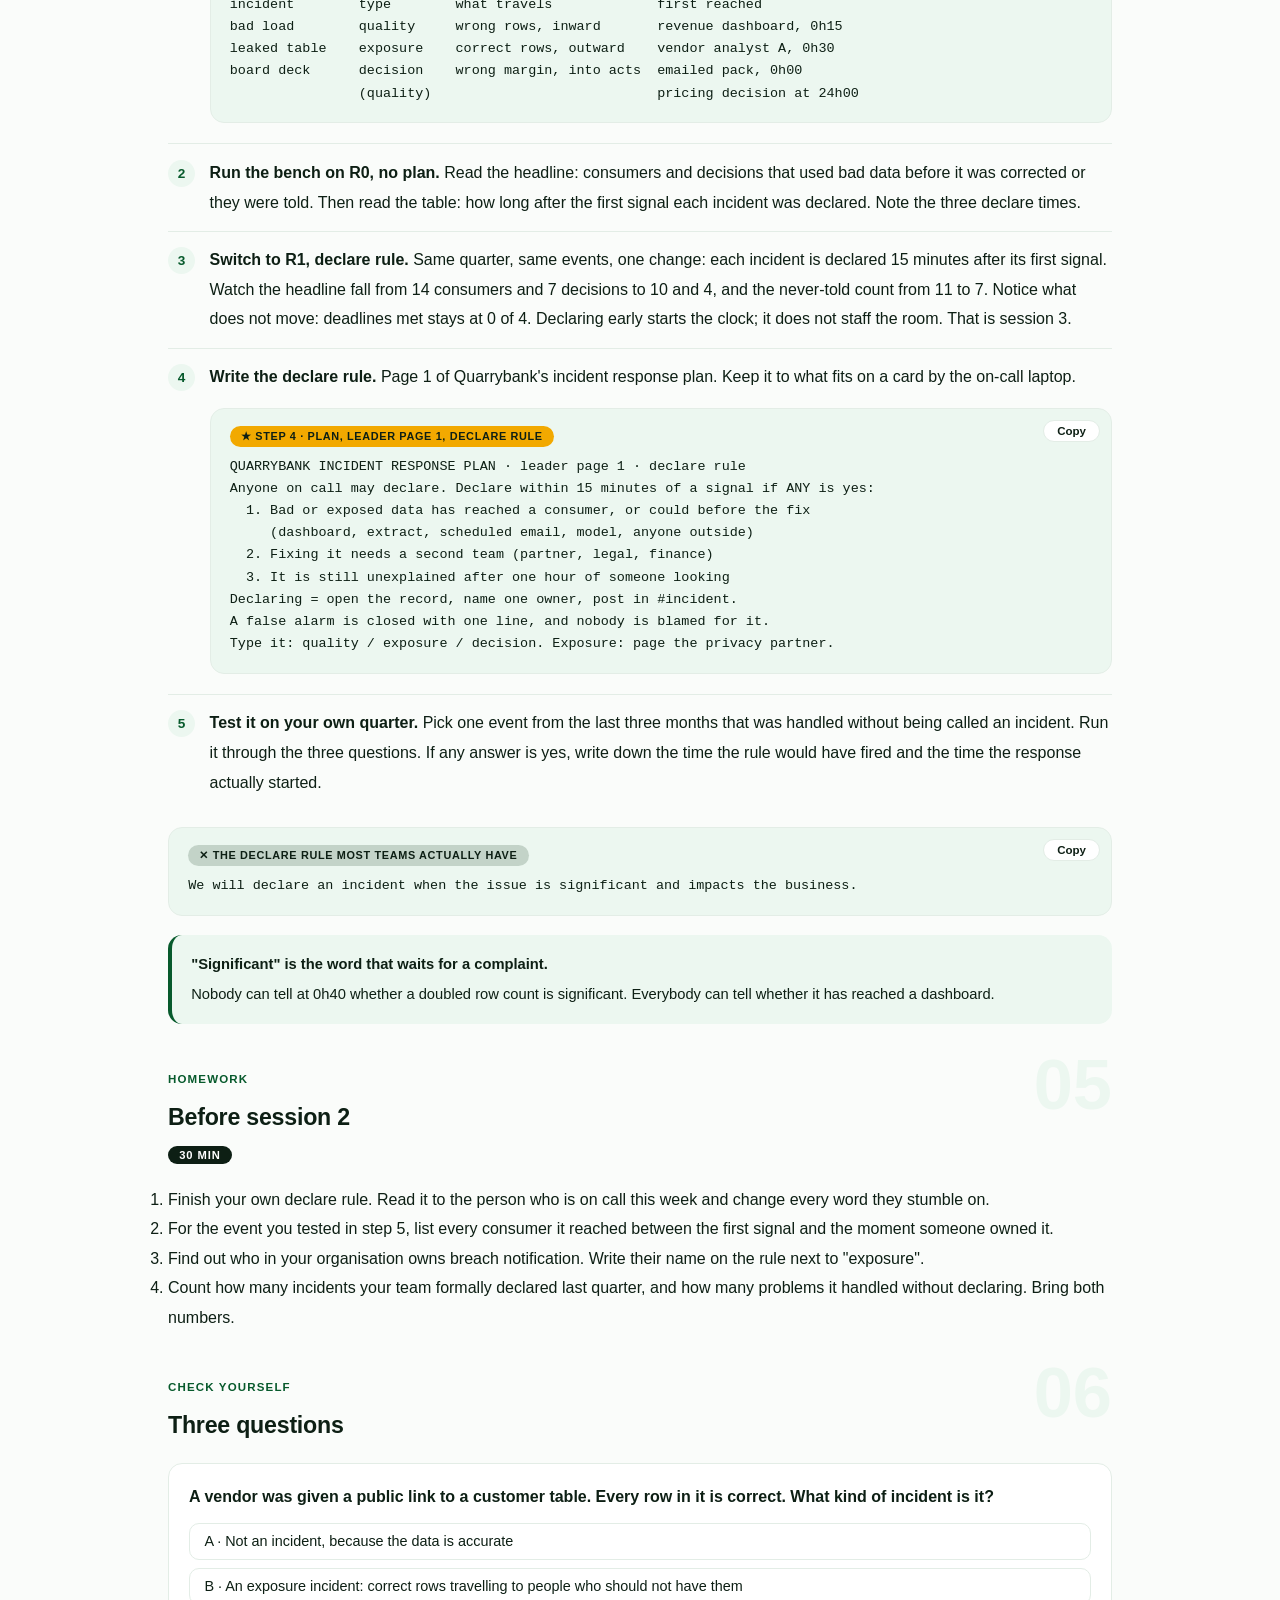
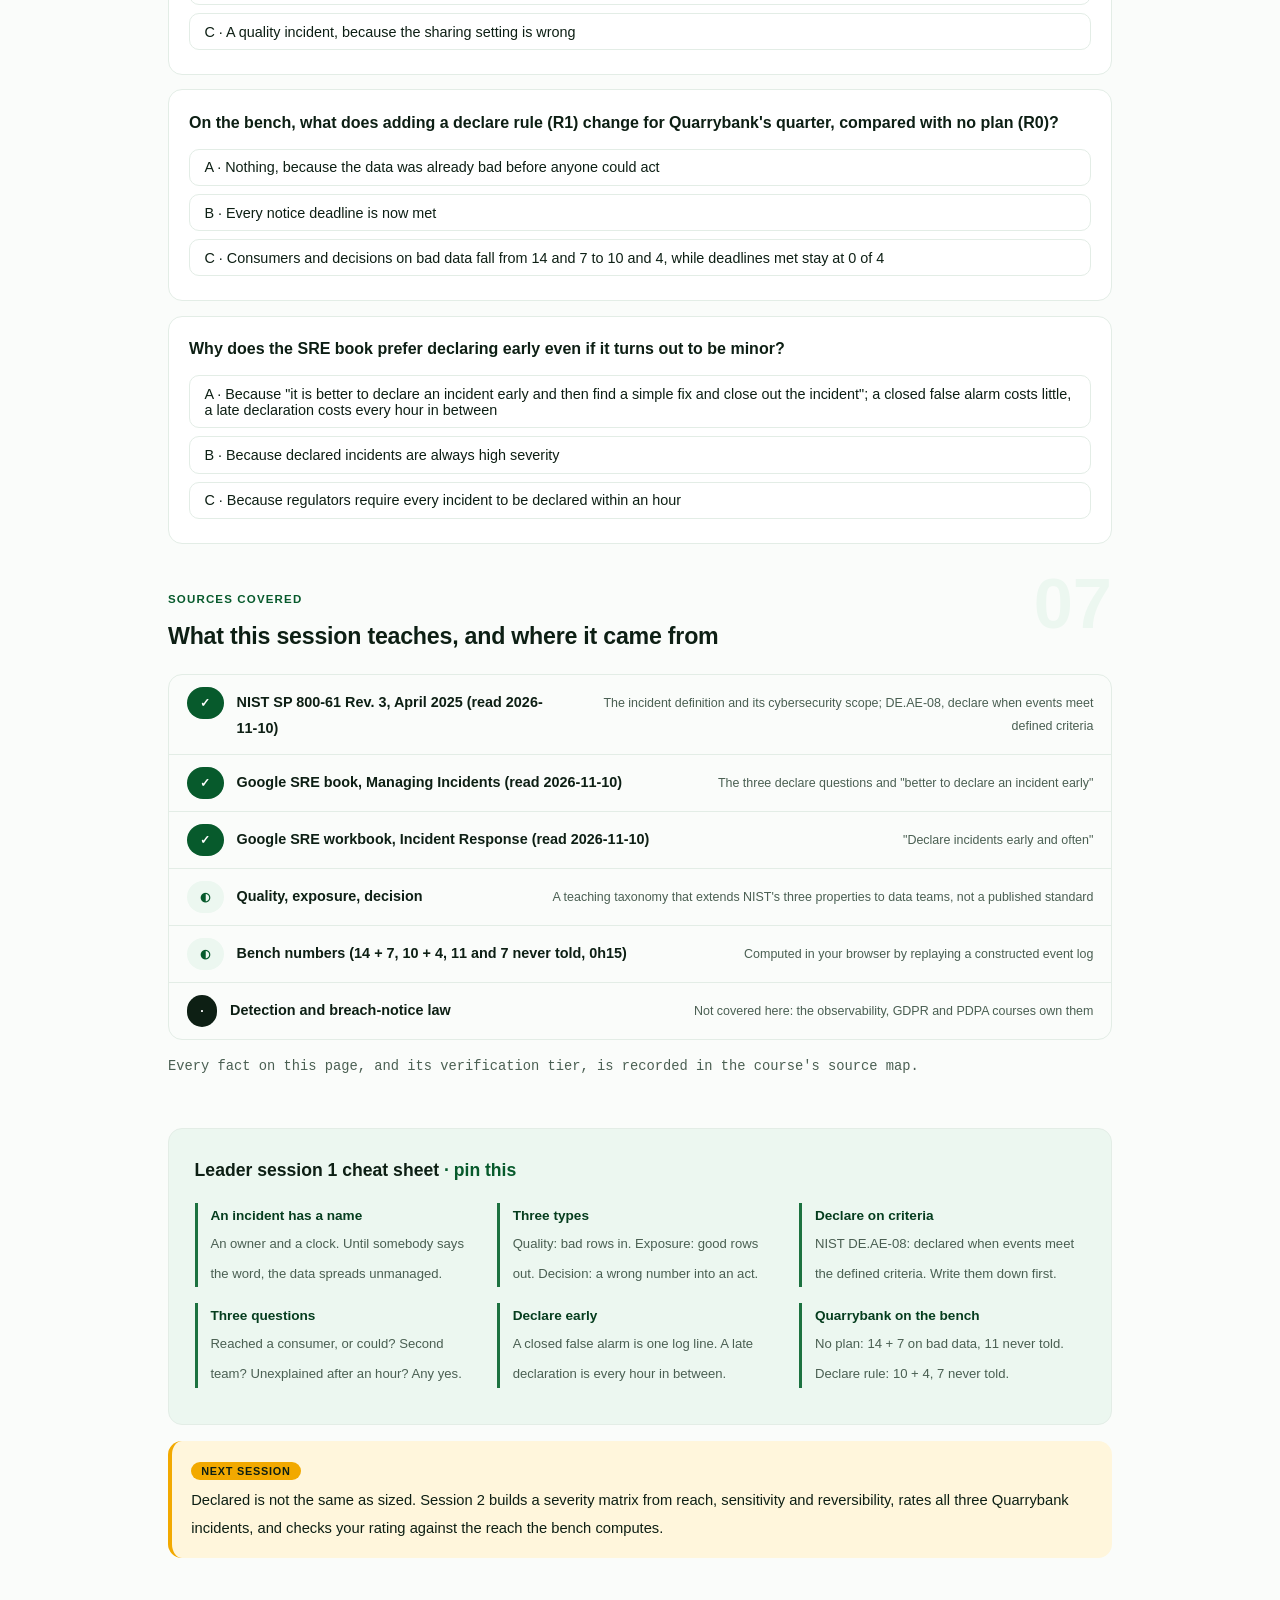
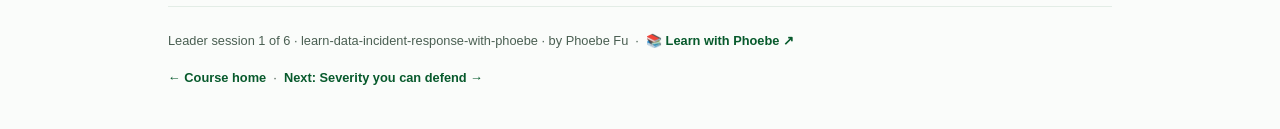
<file: courses/a1-is-this-an-incident.html>
<!DOCTYPE html>
<html lang="en">
<head>
<meta charset="UTF-8">
<meta name="viewport" content="width=device-width, initial-scale=1.0">
<!-- social:start -->
<meta name="description" content="Leader session 1 of 6. Three kinds of data incident, a declare rule written before you need it, and what declaring at the first complaint instead of the first signal costs Quarrybank: 14 consumers and 7 decisions on bad data against 10 and 4.">
<meta property="og:type" content="article">
<meta property="og:site_name" content="Learn with Phoebe">
<meta property="og:title" content="Is this an incident yet? - learn incident response for data teams with phoebe">
<meta property="og:description" content="Leader session 1 of 6. The declare rule, and the hours a team loses waiting for someone to complain.">
<meta property="og:url" content="https://phoebefu6.github.io/learn-data-incident-response-with-phoebe/courses/a1-is-this-an-incident.html">
<meta property="og:image" content="https://phoebefu6.github.io/learn-data-incident-response-with-phoebe/assets/og-cover.png">
<meta property="og:image:width" content="1200">
<meta property="og:image:height" content="630">
<meta name="twitter:card" content="summary_large_image">
<meta name="twitter:title" content="Is this an incident yet? - learn incident response for data teams with phoebe">
<meta name="twitter:description" content="A bad load, a leaked table, a wrong number on the board deck. When does each one become an incident?">
<meta name="twitter:image" content="https://phoebefu6.github.io/learn-data-incident-response-with-phoebe/assets/og-cover.png">
<!-- social:end -->
<title>Leader session 1 · Is this an incident yet? - learn incident response for data teams with phoebe</title>
<link rel="stylesheet" href="../assets/style.css?v=3">
</head>
<body>

<div class="toolbar">
  <div class="wrap">
    <span class="crumb"><a href="../index.html">learn-data-incident-response-with-phoebe</a> / Leader session 1 of 6</span>
    <button class="btn" id="toggle-all" type="button">Expand all</button>
    <button class="btn primary" id="zoom-toggle" type="button">Projector zoom: off</button>
  </div>
</div>

<header class="masthead">
  <div class="wrap">
    <div class="eyebrow">Learn Incident Response for Data Teams with Phoebe · Leader session 1 of 6</div>
    <h1>Is this an <span class="accent">incident</span> yet?</h1>
    <p class="sub">Every data team has had the morning where the numbers were wrong for hours before anyone said the word "incident". Tonight is about that word: what it covers for a data team, why the moment you say it matters more than almost anything you do after, and a declare rule you write down before you need it. The running case is Quarrybank, a constructed building-supplies distributor with three incidents in one quarter, and the bench replays all three so you can see what waiting for a complaint costs.</p>
    <div class="chip-row">
      <span class="chip level">🟢 Foundations</span>
      <span class="chip audience">Heads of data and analytics managers</span>
      <span class="chip audience">Privacy and compliance partners</span>
      <span class="chip time">45 min</span>
    </div>
    <div class="agenda">
      <span class="a1" style="flex:1">0-3 · Welcome</span>
      <span class="a2" style="flex:4">3-18 · Three kinds, one rule</span>
      <span class="a3" style="flex:5">18-40 · Build-along: classify and declare</span>
      <span class="a4" style="flex:1">40-45 · Q&amp;A</span>
    </div>
  </div>
</header>

<main class="wrap">

  <!-- ============ INTRO ============ -->
  <section class="section" id="intro">
    <div class="section-kicker">
      <span class="klabel">Part 0</span>
      <h2>How the leader track works</h2>
    </div>
    <p class="lede">Six sessions, 45 minutes each, one constructed company. Quarrybank distributes building supplies from a cloud warehouse that feeds about 40 dashboards, a weekly extract to a supplier partner and a monthly board pack. In one quarter it has a bad load, a leaked table and a wrong number on the board deck. Tonight decides when each of those becomes an incident. Session 2 rates how bad each one is, session 3 staffs the room, session 4 writes the updates, session 5 handles the number the board already used, and session 6 rehearses the whole plan. The responder track runs alongside and does the hands-on work: the timeline, the trace, the containment and the notices.</p>

    <div class="legend">
      <span class="pill">Live = presented in the 45 minutes</span>
      <span class="pill">Self-study = the full depth, after class</span>
      <span class="pill">🔍 Every diagram zooms</span>
    </div>

    <div class="callout win">
      <p><strong>★ What you walk out with tonight.</strong> A definition of a data incident that covers more than security, three types you can name in a meeting, and page 1 of Quarrybank's incident response plan: a declare rule that fires on the first signal instead of the first complaint. On the bench, that one rule moves Quarrybank's quarter from 14 consumers and 7 decisions using bad data to 10 and 4.</p>
    </div>

    <details class="card" open>
      <summary><span class="mode live">Live</span>Why the word matters more than the fix<span class="mini">3 min</span><span class="caret">▶</span></summary>
      <div class="body">
        <p>A problem with no name is handled by whoever happens to notice it, in whatever channel they happen to be in, with nobody keeping time. An incident is a problem with a name, an owner and a clock. Saying the word is what turns on everything else: the severity, the roles, the updates, the notices. Nothing in the rest of the track works until somebody has said it.</p>
        <p>The cost of not saying it is not the fix taking longer. Data spreads while nobody owns it. Every hour a bad table sits in the warehouse it is copied into another dashboard, emailed to another inbox, trained into another model or quoted in another decision, and each of those copies becomes a separate person you will eventually have to tell.</p>
        <div class="callout example">
          <span class="ex-pill">Real world</span>
          <p>Constructed Quarrybank example. On the night of the bad load a volume monitor fired 40 minutes after the duplicated partition landed. Nobody declared anything. At 7 hours 10 minutes a regional sales head emailed to ask why revenue had doubled, and that email is what started the response. In between, the bad numbers reached a sales email to 40 people, the partner extract and a forecast model.</p>
        </div>
      </div>
    </details>

    <details class="card">
      <summary><span class="mode self">Self-study</span>The Quarrybank cast<span class="mini">3 min</span><span class="caret">▶</span></summary>
      <div class="body">
        <ul>
          <li><strong>The head of data</strong> owns the warehouse and its outputs and is the person who usually decides whether something is an incident. Tonight is mostly for this person.</li>
          <li><strong>The privacy partner</strong> sits in legal and owns the breach-notice clocks. Session 4 gives this person a seat at the table from the first hour.</li>
          <li><strong>The finance controller</strong> owns the board pack and the margin figure. Session 5 is the conversation this person dreads.</li>
          <li><strong>The on-call analytics engineer</strong> sees the first signal and does the hands-on work. The responder track is written for this person.</li>
          <li><strong>The consumers</strong>: regional managers on dashboards, 40 people on a daily sales email, a supplier partner, a forecast model, the board. They are the ones the incident is about.</li>
        </ul>
      </div>
    </details>
  </section>

  <!-- ============ PART 1 ============ -->
  <section class="section" id="part-1">
    <div class="section-kicker">
      <span class="klabel">Part 1 · covers the NIST definition and three data incident types</span>
      <h2>Three ways data goes wrong that are worth a name</h2>
      <span class="tag concept">6 min live</span>
    </div>
    <p class="lede">NIST's incident response guidance, revised in April 2025, defines an incident as an occurrence that jeopardises "the integrity, confidentiality, or availability of information". It is written for cybersecurity and says so. A data team can borrow the shape without the attacker: integrity is a bad load, confidentiality is a leaked table, and a third kind exists that security frameworks rarely name, where the data was only wrong for a while but somebody decided something on it.</p>

    <figure class="zoomable">
      <svg viewBox="0 0 880 330" xmlns="http://www.w3.org/2000/svg" role="img" aria-label="Three panels, one per Quarrybank incident. Quality: a supplier feed lands a duplicated partition in the sales table and the bad rows flow inside to a dashboard, a sales email and the partner extract. Exposure: good customer rows leave the building through a public link and a vendor share to people outside. Decision: a wrong margin figure in the board pack flows into a pricing decision that has already changed prices.">
        <defs>
          <filter id="ia1aSk" x="-3%" y="-3%" width="106%" height="106%"><feTurbulence type="fractalNoise" baseFrequency="0.02" numOctaves="2" seed="7" result="n"/><feDisplacementMap in="SourceGraphic" in2="n" scale="2.4" xChannelSelector="R" yChannelSelector="G"/></filter>
          <pattern id="ia1aHc" patternUnits="userSpaceOnUse" width="7" height="7" patternTransform="rotate(-38)"><line x1="0" y1="0" x2="0" y2="7" stroke="#F2A900" stroke-width="1.4" opacity=".7"/></pattern>
          <marker id="ia1aAr" viewBox="0 0 10 10" refX="9" refY="5" markerWidth="8" markerHeight="8" orient="auto"><path d="M1 1 L9 5 L1 9" fill="none" stroke="#0D1F14" stroke-width="1.6" stroke-linecap="round"/></marker>
        </defs>
        <style>
          .ia1aH { font: 800 12px Inter, sans-serif; fill: #0D1F14; }
          .ia1aL { font: 600 12px Inter, sans-serif; fill: #0D1F14; }
          .ia1aS { font: 400 11px Inter, sans-serif; fill: #4A5F52; }
          .ia1aB { font: 800 11px Inter, sans-serif; fill: #6B4700; }
          .ia1aA { font: 700 11px Inter, sans-serif; fill: #053D1E; }
          .ia1aN { font: 400 12px Inter, sans-serif; fill: #4A5F52; }
        </style>

        <text class="ia1aH" x="20" y="24">QUALITY · BAD ROWS TRAVEL INSIDE</text>
        <text class="ia1aH" x="310" y="24">EXPOSURE · GOOD ROWS TRAVEL OUT</text>
        <text class="ia1aH" x="600" y="24">DECISION · A NUMBER BECOMES AN ACT</text>

        <g filter="url(#ia1aSk)" fill="none" stroke="#0D1F14" stroke-width="2" stroke-linecap="round" stroke-linejoin="round">
          <rect x="20" y="44" width="250" height="250" rx="12" transform="rotate(-0.4 145 169)" fill="#FAFCFA"/>
          <rect x="310" y="44" width="260" height="250" rx="12" transform="rotate(0.3 440 169)" fill="#FAFCFA"/>
          <rect x="600" y="44" width="260" height="250" rx="12" transform="rotate(-0.3 730 169)" fill="#FAFCFA"/>

          <rect x="36" y="60" width="110" height="34" rx="8" fill="#FFFFFF"/>
          <path d="M91 98 L91 118" marker-end="url(#ia1aAr)"/>
          <rect x="36" y="124" width="140" height="44" rx="8" fill="url(#ia1aHc)" transform="rotate(-1 106 146)"/>
          <path d="M178 140 C200 120 212 104 226 102" marker-end="url(#ia1aAr)"/>
          <path d="M178 150 L226 152" marker-end="url(#ia1aAr)"/>
          <path d="M178 160 C200 180 212 196 226 200" marker-end="url(#ia1aAr)"/>
          <rect x="44" y="214" width="122" height="44" rx="8" fill="#FFFFFF"/>

          <rect x="326" y="74" width="120" height="70" rx="8" fill="#ECF7F0"/>
          <path d="M450 96 L500 82" marker-end="url(#ia1aAr)"/>
          <path d="M450 124 L500 140" marker-end="url(#ia1aAr)"/>
          <rect x="460" y="60" width="18" height="110" rx="3" fill="#F2A900"/>
          <circle cx="528" cy="82" r="14" fill="#FFFFFF"/>
          <circle cx="528" cy="140" r="14" fill="#FFFFFF"/>

          <rect x="616" y="64" width="128" height="50" rx="8" fill="#FFFFFF"/>
          <path d="M680 118 L680 150" marker-end="url(#ia1aAr)"/>
          <rect x="616" y="156" width="150" height="44" rx="8" fill="#F2A900" transform="rotate(0.8 691 178)"/>
          <path d="M770 178 L806 178" marker-end="url(#ia1aAr)"/>
          <path d="M812 160 L846 160 L846 196 L812 196 Z" fill="#FFFFFF"/>
        </g>

        <text class="ia1aL" x="48" y="82">supplier feed</text>
        <text class="ia1aB" x="48" y="143">DUPLICATED</text>
        <text class="ia1aB" x="48" y="158">partition</text>
        <text class="ia1aS" x="196" y="96">dashboard</text>
        <text class="ia1aS" x="196" y="170">sales email</text>
        <text class="ia1aS" x="196" y="218">extract</text>
        <text class="ia1aL" x="56" y="234">every reader of</text>
        <text class="ia1aL" x="56" y="250">a copy is reached</text>
        <text class="ia1aA" x="36" y="282">integrity: revenue doubled</text>

        <text class="ia1aL" x="338" y="100">customer table</text>
        <text class="ia1aS" x="338" y="118">18,400 rows</text>
        <text class="ia1aS" x="338" y="134">contact, credit limit</text>
        <text class="ia1aB" x="430" y="196">open doors:</text>
        <text class="ia1aS" x="430" y="212">public link, vendor share</text>
        <text class="ia1aS" x="326" y="246">the rows are correct,</text>
        <text class="ia1aS" x="326" y="262">the readers are wrong</text>
        <text class="ia1aA" x="326" y="282">confidentiality: personal data</text>

        <text class="ia1aL" x="628" y="86">board pack</text>
        <text class="ia1aS" x="628" y="102">margin line</text>
        <text class="ia1aL" x="628" y="183">pricing decision</text>
        <text class="ia1aS" x="616" y="226">fixing the table does not</text>
        <text class="ia1aS" x="616" y="242">undo a price that changed</text>
        <text class="ia1aA" x="616" y="282">a decision made on it</text>

        <text class="ia1aN" x="20" y="320">Constructed Quarrybank example. The fix is different in each panel because what travels is different.</text>
      </svg>
      <figcaption>🔍 Click to zoom - name the incident by what travels: bad rows inward, good rows outward, or a wrong number into an act.</figcaption>
    </figure>

    <details class="card">
      <summary><span class="mode live">Live</span>What NIST says an incident is, and the part a data team adds<span class="mini">3 min</span><span class="caret">▶</span></summary>
      <div class="body">
        <p>NIST SP 800-61 Revision 3, published in April 2025 and now aligned to the Cybersecurity Framework 2.0, takes its definition from US federal law: an incident is "an occurrence that actually or imminently jeopardizes, without lawful authority, the integrity, confidentiality, or availability of information or an information system". It is explicit about scope: "This guide addresses only adverse cybersecurity events."</p>
        <p>A data team needs the same three words and fewer assumptions about an attacker. A supplier feed that duplicates a partition has nobody acting without lawful authority, and the revenue figure is still unfit to read. So the working definition at Quarrybank keeps NIST's structure and drops the attacker: an incident is an event that has made data wrong, missing, or visible to the wrong people, and has reached, or could reach, someone who will use it before it is fixed.</p>
        <div class="callout tip">
          <p><strong>Borrow the security plumbing, not the security mindset.</strong> If your organisation already has a security incident process, run data incidents through the same declare, severity and roles machinery. Most of what follows is the same. The difference is who you tell and what counts as fixed.</p>
        </div>
      </div>
    </details>

    <details class="card">
      <summary><span class="mode live">Live</span>Quality, exposure, decision: three types and what each one needs<span class="mini">3 min</span><span class="caret">▶</span></summary>
      <div class="body">
        <table class="clean">
          <thead><tr><th>Type</th><th>What travels</th><th>What fixed means</th><th>Quarrybank's case</th></tr></thead>
          <tbody>
            <tr><td><strong>Quality</strong></td><td>Wrong rows, inward, into every copy</td><td>Every consumer reads corrected rows</td><td>Duplicated supplier partition, revenue doubled for two regions</td></tr>
            <tr><td><strong>Exposure</strong></td><td>Correct rows, outward, to the wrong people</td><td>Every door closed, every copy accounted for</td><td>18,400 customer rows behind a public link</td></tr>
            <tr><td><strong>Decision</strong></td><td>A wrong number, into an act</td><td>The people who acted are told, and the record is restated</td><td>Board pack margin that informed a pricing decision</td></tr>
          </tbody>
        </table>
        <p>The types are not exclusive. Quarrybank's board incident is a quality incident that was found late enough to become a decision incident. Naming the type is still worth it, because it decides who joins the call: an exposure needs the privacy partner in the first hour, a decision incident needs the finance controller, and a quality incident needs whoever owns the copies.</p>
      </div>
    </details>
  </section>

  <!-- ============ PART 2 ============ -->
  <section class="section" id="part-2">
    <div class="section-kicker">
      <span class="klabel">Part 2 · covers declaring on criteria, the SRE book's three questions, declare early</span>
      <h2>A declare rule, written before you need it</h2>
      <span class="tag concept">6 min live</span>
    </div>
    <p class="lede">NIST lists it as a single outcome: "Incidents are declared when adverse events meet the defined incident criteria." The word that matters is defined. A team without written criteria declares when somebody senior is annoyed enough, which in practice means when a consumer complains, which means after the data has already spread.</p>

    <figure class="zoomable">
      <svg viewBox="0 0 880 300" xmlns="http://www.w3.org/2000/svg" role="img" aria-label="The bad load's first eight hours on one rail. The duplicated partition lands at 0h00. By 0h35 four copies have already been made: the revenue dashboard, the finance mart, the partner extract and the forecast model. The volume monitor fires at 0h40. The executive dashboard refreshes at 4h00 and the sales email goes to 40 people at 5h00. The first complaint arrives at 7h10. A declare rule fires at 0h55, fifteen minutes after the signal; without one, the response starts at the complaint, six and a half hours later.">
        <defs>
          <filter id="ia1bSk" x="-3%" y="-3%" width="106%" height="106%"><feTurbulence type="fractalNoise" baseFrequency="0.02" numOctaves="2" seed="19" result="n"/><feDisplacementMap in="SourceGraphic" in2="n" scale="2.4" xChannelSelector="R" yChannelSelector="G"/></filter>
          <pattern id="ia1bHc" patternUnits="userSpaceOnUse" width="7" height="7" patternTransform="rotate(-38)"><line x1="0" y1="0" x2="0" y2="7" stroke="#F2A900" stroke-width="1.4" opacity=".7"/></pattern>
          <marker id="ia1bAr" viewBox="0 0 10 10" refX="9" refY="5" markerWidth="8" markerHeight="8" orient="auto"><path d="M1 1 L9 5 L1 9" fill="none" stroke="#0D1F14" stroke-width="1.6" stroke-linecap="round"/></marker>
        </defs>
        <style>
          .ia1bH { font: 800 12px Inter, sans-serif; fill: #0D1F14; }
          .ia1bL { font: 600 12px Inter, sans-serif; fill: #0D1F14; }
          .ia1bS { font: 400 11px Inter, sans-serif; fill: #4A5F52; }
          .ia1bB { font: 800 11px Inter, sans-serif; fill: #6B4700; }
          .ia1bG { font: 800 11px Inter, sans-serif; fill: #053D1E; }
          .ia1bN { font: 400 12px Inter, sans-serif; fill: #4A5F52; }
        </style>

        <text class="ia1bH" x="40" y="24">THE BAD LOAD'S FIRST EIGHT HOURS (CONSTRUCTED QUARRYBANK EXAMPLE)</text>

        <g filter="url(#ia1bSk)" fill="none" stroke="#0D1F14" stroke-width="2" stroke-linecap="round" stroke-linejoin="round">
          <rect x="70" y="128" width="659" height="20" rx="4" fill="url(#ia1bHc)"/>
          <path d="M60 138 L840 138" marker-end="url(#ia1bAr)"/>
          <path d="M70 120 L70 156"/>
          <path d="M131 120 L131 156" stroke="#053D1E" stroke-width="3"/>
          <path d="M154 156 L154 184" stroke="#053D1E" stroke-width="3"/>
          <path d="M438 120 L438 156"/>
          <path d="M530 120 L530 156"/>
          <path d="M729 112 L729 164" stroke="#6B4700" stroke-width="3"/>
        </g>

        <text class="ia1bL" x="70" y="72">0h00 bad write</text>
        <text class="ia1bS" x="70" y="88">0h15 to 0h35: four copies</text>
        <text class="ia1bS" x="70" y="102">made before any alarm</text>
        <text class="ia1bG" x="137" y="116">0h40 signal</text>
        <text class="ia1bG" x="162" y="200">0h55 declare rule fires</text>
        <text class="ia1bS" x="162" y="216">15 minutes after the signal</text>
        <text class="ia1bL" x="444" y="116">4h00 exec dashboard</text>
        <text class="ia1bL" x="536" y="176">5h00 sales email</text>
        <text class="ia1bS" x="536" y="192">to 40 people</text>
        <text class="ia1bB" x="621" y="96">7h10 first complaint</text>
        <text class="ia1bS" x="640" y="232">no rule: the response</text>
        <text class="ia1bS" x="640" y="248">starts here, 6h30 late</text>

        <text class="ia1bN" x="40" y="284">Hatched: the bad partition is in the warehouse and nobody owns it. Scale: 1 hour = about 92 px.</text>
      </svg>
      <figcaption>🔍 Click to zoom - everything between the signal and the complaint is spread nobody was managing.</figcaption>
    </figure>

    <details class="card">
      <summary><span class="mode live">Live</span>The SRE book's three questions, adapted for data<span class="mini">3 min</span><span class="caret">▶</span></summary>
      <div class="body">
        <p>Google's SRE book gives a test short enough to remember at 3am. If any of these is true, it is an incident: "Do you need to involve a second team in fixing the problem?", "Is the outage visible to customers?", "Is the issue unsolved even after an hour's concentrated analysis?"</p>
        <p>For a data team the second question needs translating, because the customer of a table is whoever reads it. Quarrybank's adapted rule:</p>
        <ol>
          <li><strong>Has bad or exposed data reached a consumer</strong>, or could it reach one before you can fix it? A dashboard, an extract, an email, a model, a person outside.</li>
          <li><strong>Does fixing it need a second team</strong>, such as the partner's integration team, legal, or finance?</li>
          <li><strong>Is it unexplained after an hour</strong> of somebody looking at it properly?</li>
        </ol>
        <p>Any yes, declare. The first question does most of the work, and it turns on the word "could": the bad load had reached the partner extract 10 minutes before the monitor fired.</p>
      </div>
    </details>

    <details class="card">
      <summary><span class="mode live">Live</span>Declare early, close early<span class="mini">3 min</span><span class="caret">▶</span></summary>
      <div class="body">
        <p>Both Google sources say the same thing in different words. The SRE book: "It is better to declare an incident early and then find a simple fix and close out the incident." The SRE workbook lists "Declare incidents early and often" as a basic principle and reports that "managed incidents are resolved faster".</p>
        <p>The reason is structural, not motivational. Declaring is what assigns an owner and starts a timeline. An incident declared at 0h55 and closed at 1h30 as a false alarm costs one person 35 minutes and one log entry. An incident declared at 7h10 costs every hour in between, spent by the data, spreading.</p>
        <div class="callout example">
          <span class="ex-pill">Real world</span>
          <p>Constructed Quarrybank example, measured on the bench. With no declare rule the response to the three incidents starts at the first complaint: 6h30 after the first signal for the bad load, 45h00 for the leaked table and 120h00 for the board deck. A rule that declares 15 minutes after the first signal brings all three to 0h15.</p>
        </div>
      </div>
    </details>
  </section>

  <!-- ============ PART 3 ============ -->
  <section class="section" id="part-3">
    <div class="section-kicker">
      <span class="klabel">Part 3 · covers the cost of declaring late against the cost of declaring often</span>
      <h2>Late costs data, often costs attention</h2>
      <span class="tag concept">5 min live</span>
    </div>
    <p class="lede">The objection to a low threshold is real: a team that declares everything learns to ignore its own declarations. The answer is not a higher threshold. It is making a declaration cheap to make and cheap to close, and letting severity, next session, decide how much of the organisation wakes up.</p>

    <figure class="zoomable">
      <svg viewBox="0 0 880 300" xmlns="http://www.w3.org/2000/svg" role="img" aria-label="Two panels. Declaring late, on the left, costs data: on the bench, Quarrybank's quarter with no plan reaches 14 consumers and 7 decisions with bad data and leaves 11 consumers never told. Declaring often, on the right, costs attention: a false alarm is one owner, one log line and a close, and severity decides who else is woken.">
        <defs>
          <filter id="ia1cSk" x="-3%" y="-3%" width="106%" height="106%"><feTurbulence type="fractalNoise" baseFrequency="0.02" numOctaves="2" seed="31" result="n"/><feDisplacementMap in="SourceGraphic" in2="n" scale="2.4" xChannelSelector="R" yChannelSelector="G"/></filter>
          <marker id="ia1cAr" viewBox="0 0 10 10" refX="9" refY="5" markerWidth="8" markerHeight="8" orient="auto"><path d="M1 1 L9 5 L1 9" fill="none" stroke="#0D1F14" stroke-width="1.6" stroke-linecap="round"/></marker>
        </defs>
        <style>
          .ia1cH { font: 800 12px Inter, sans-serif; fill: #0D1F14; }
          .ia1cL { font: 600 12px Inter, sans-serif; fill: #0D1F14; }
          .ia1cS { font: 400 11px Inter, sans-serif; fill: #4A5F52; }
          .ia1cR { font: 800 12px Inter, sans-serif; fill: #991B1B; }
          .ia1cV { font: 800 18px Inter, sans-serif; fill: #053D1E; }
          .ia1cN { font: 400 12px Inter, sans-serif; fill: #4A5F52; }
        </style>

        <g filter="url(#ia1cSk)" fill="none" stroke="#0D1F14" stroke-width="2" stroke-linecap="round" stroke-linejoin="round">
          <rect x="40" y="40" width="390" height="200" rx="12" transform="rotate(-0.4 235 140)" fill="#FEF2F2" stroke="#FCA5A5"/>
          <rect x="450" y="40" width="390" height="200" rx="12" transform="rotate(0.4 645 140)" fill="#ECF7F0" stroke="#075A2C"/>
          <rect x="474" y="104" width="96" height="36" rx="8" fill="#FFFFFF"/>
          <path d="M574 122 L606 122" marker-end="url(#ia1cAr)"/>
          <rect x="612" y="104" width="96" height="36" rx="8" fill="#FFFFFF"/>
          <path d="M712 122 L744 122" marker-end="url(#ia1cAr)"/>
          <rect x="750" y="104" width="70" height="36" rx="8" fill="#FFFFFF"/>
        </g>

        <text class="ia1cR" x="58" y="74">✗ Declaring late costs data</text>
        <text class="ia1cS" x="58" y="98">bench, no plan, all three incidents:</text>
        <text class="ia1cV" x="58" y="132">14 + 7</text>
        <text class="ia1cL" x="140" y="130">consumers + decisions on bad data</text>
        <text class="ia1cV" x="58" y="168">11</text>
        <text class="ia1cL" x="140" y="166">consumers never told</text>
        <text class="ia1cS" x="58" y="200">every hour unowned is another copy</text>
        <text class="ia1cS" x="58" y="216">you will have to chase later</text>

        <text class="ia1cH" x="468" y="74">✓ Declaring often costs attention</text>
        <text class="ia1cL" x="484" y="127">declare</text>
        <text class="ia1cL" x="622" y="127">look</text>
        <text class="ia1cL" x="760" y="127">close</text>
        <text class="ia1cS" x="468" y="176">a false alarm: one owner, one log line</text>
        <text class="ia1cS" x="468" y="194">severity decides who else is woken</text>
        <text class="ia1cS" x="468" y="212">the rule gets tuned, not abandoned</text>

        <text class="ia1cN" x="40" y="276">Late is paid by consumers you never meet. Often is paid by your own team, and it is the cheaper bill.</text>
      </svg>
      <figcaption>🔍 Click to zoom - the two costs land on different people, which is why teams keep choosing the wrong one.</figcaption>
    </figure>

    <details class="card">
      <summary><span class="mode live">Live</span>Making a declaration cheap<span class="mini">3 min</span><span class="caret">▶</span></summary>
      <div class="body">
        <ul>
          <li><strong>Anyone can declare.</strong> The on-call engineer who sees the signal, not their manager. A rule that needs permission to fire is a rule that fires at the complaint.</li>
          <li><strong>Declaring is one action.</strong> A channel, a record, an owner. Not a meeting.</li>
          <li><strong>Closing a false alarm is praised.</strong> If the person who declared a non-incident hears about it in a performance review, the next one will not be declared.</li>
          <li><strong>Severity carries the weight.</strong> A low-severity declaration wakes nobody else. Session 2 builds the matrix that makes this safe.</li>
        </ul>
      </div>
    </details>

    <details class="card">
      <summary><span class="mode self">Self-study</span>What the declare rule does not decide<span class="mini">3 min</span><span class="caret">▶</span></summary>
      <div class="body">
        <p>A declaration is not a breach notification. Whether the leaked table must be reported to a regulator, and by when, is a legal question with its own clock and its own owner, the privacy partner. The GDPR and PDPA courses own that law (<a href="https://phoebefu6.github.io/learn-gdpr-with-phoebe/courses/b7-breach-response.html">GDPR breach response ↗</a>, <a href="https://phoebefu6.github.io/learn-pdpa-dnc-with-phoebe/courses/b7-breach-response.html">PDPA breach response ↗</a>). What the declare rule does is make sure the privacy partner hears about it while there is still time on that clock.</p>
        <p>A declaration is also not detection. How the volume monitor knew the row count had doubled is the observability course's subject (<a href="https://phoebefu6.github.io/learn-data-observability-with-phoebe/">Data Observability ↗</a>). Here the signal is an input, and the question is only what you do in the minutes after it.</p>
      </div>
    </details>
  </section>

  <!-- ============ DEMO ============ -->
  <section class="section" id="demo-1">
    <div class="section-kicker">
      <span class="klabel">Build-along</span>
      <h2>Classify, then write the rule that would have fired</h2>
      <span class="tag demo">★ 22 min · everyone builds</span>
    </div>
    <p class="lede">No code. Classify Quarrybank's three incidents, run the bench with and without a declare rule, and write page 1 of the incident response plan. Then do the same for one real event from your own last quarter.</p>

    <figure class="zoomable">
      <svg viewBox="0 0 880 340" xmlns="http://www.w3.org/2000/svg" role="img" aria-label="Quarrybank's declare rule as a decision tree. First question: has bad or exposed data reached a consumer, or could it before the fix? Yes leads to declare. No leads to: does the fix need a second team? Yes leads to declare. No leads to: unexplained after an hour of looking? Yes leads to declare, no leads to log it and keep watching. Every declare box starts the clock and names one owner.">
        <defs>
          <filter id="ia1dSk" x="-3%" y="-3%" width="106%" height="106%"><feTurbulence type="fractalNoise" baseFrequency="0.02" numOctaves="2" seed="43" result="n"/><feDisplacementMap in="SourceGraphic" in2="n" scale="2.4" xChannelSelector="R" yChannelSelector="G"/></filter>
          <marker id="ia1dAr" viewBox="0 0 10 10" refX="9" refY="5" markerWidth="8" markerHeight="8" orient="auto"><path d="M1 1 L9 5 L1 9" fill="none" stroke="#0D1F14" stroke-width="1.6" stroke-linecap="round"/></marker>
        </defs>
        <style>
          .ia1dL { font: 600 12px Inter, sans-serif; fill: #0D1F14; }
          .ia1dS { font: 400 11px Inter, sans-serif; fill: #4A5F52; }
          .ia1dW { font: 800 12px Inter, sans-serif; fill: #FFFFFF; }
          .ia1dA { font: 700 11px Inter, sans-serif; fill: #053D1E; }
          .ia1dN { font: 400 12px Inter, sans-serif; fill: #4A5F52; }
        </style>

        <g filter="url(#ia1dSk)" fill="none" stroke="#0D1F14" stroke-width="2" stroke-linecap="round" stroke-linejoin="round">
          <rect x="40" y="40" width="260" height="56" rx="10" fill="#FFFFFF" transform="rotate(-0.6 170 68)"/>
          <rect x="40" y="140" width="260" height="56" rx="10" fill="#FFFFFF" transform="rotate(0.5 170 168)"/>
          <rect x="40" y="240" width="260" height="56" rx="10" fill="#FFFFFF" transform="rotate(-0.4 170 268)"/>
          <path d="M170 100 L170 134" marker-end="url(#ia1dAr)"/>
          <path d="M170 200 L170 234" marker-end="url(#ia1dAr)"/>
          <path d="M304 68 L560 68" marker-end="url(#ia1dAr)"/>
          <path d="M304 168 C420 168 470 90 560 84" marker-end="url(#ia1dAr)"/>
          <path d="M304 262 C430 262 480 110 560 98" marker-end="url(#ia1dAr)"/>
          <path d="M304 278 L560 278" marker-end="url(#ia1dAr)"/>
          <rect x="566" y="48" width="270" height="64" rx="10" fill="#075A2C"/>
          <rect x="566" y="252" width="270" height="52" rx="10" fill="#ECF7F0"/>
        </g>

        <text class="ia1dL" x="54" y="64">Bad or exposed data reached a</text>
        <text class="ia1dL" x="54" y="81">consumer, or could before the fix?</text>
        <text class="ia1dL" x="54" y="165">Does the fix need a second team?</text>
        <text class="ia1dS" x="54" y="182">partner, legal, finance</text>
        <text class="ia1dL" x="54" y="265">Unexplained after an hour</text>
        <text class="ia1dL" x="54" y="282">of somebody really looking?</text>
        <text class="ia1dA" x="180" y="122">no</text>
        <text class="ia1dA" x="180" y="222">no</text>
        <text class="ia1dA" x="420" y="60">yes</text>
        <text class="ia1dA" x="410" y="152">yes</text>
        <text class="ia1dA" x="318" y="252">yes</text>
        <text class="ia1dA" x="420" y="296">no</text>
        <text class="ia1dW" x="584" y="76">DECLARE: start the clock,</text>
        <text class="ia1dW" x="584" y="96">name one owner, open the record</text>
        <text class="ia1dL" x="584" y="275">Log it, keep watching,</text>
        <text class="ia1dS" x="584" y="292">ask the three again in an hour</text>

        <text class="ia1dN" x="40" y="326">Any yes declares. Severity, next session, decides how many people the declaration wakes.</text>
      </svg>
      <figcaption>🔍 Click to zoom - three questions, any yes declares, and the first one does most of the work.</figcaption>
    </figure>

    <div data-ird-bench="lite" data-presets="r0,r1" data-start="r0"></div>

    <div class="steps">
      <div class="step">
        <p><strong>Classify the three.</strong> For each Quarrybank incident write its type (quality, exposure, decision), what travels, and the first consumer it reaches. Use the three panels in Part 1. The board deck is a quality incident found late enough to be a decision incident: write both, and say which one decides who joins the call.</p>
        <div class="prompt-box good"><span class="label">★ Step 1 · classification, Quarrybank</span>incident        type        what travels             first reached
bad load        quality     wrong rows, inward       revenue dashboard, 0h15
leaked table    exposure    correct rows, outward    vendor analyst A, 0h30
board deck      decision    wrong margin, into acts  emailed pack, 0h00
                (quality)                            pricing decision at 24h00</div>
      </div>
      <div class="step">
        <p><strong>Run the bench on R0, no plan.</strong> Read the headline: consumers and decisions that used bad data before it was corrected or they were told. Then read the table: how long after the first signal each incident was declared. Note the three declare times.</p>
      </div>
      <div class="step">
        <p><strong>Switch to R1, declare rule.</strong> Same quarter, same events, one change: each incident is declared 15 minutes after its first signal. Watch the headline fall from 14 consumers and 7 decisions to 10 and 4, and the never-told count from 11 to 7. Notice what does not move: deadlines met stays at 0 of 4. Declaring early starts the clock; it does not staff the room. That is session 3.</p>
      </div>
      <div class="step">
        <p><strong>Write the declare rule.</strong> Page 1 of Quarrybank's incident response plan. Keep it to what fits on a card by the on-call laptop.</p>
        <div class="prompt-box good"><span class="label">★ Step 4 · plan, leader page 1, declare rule</span>QUARRYBANK INCIDENT RESPONSE PLAN · leader page 1 · declare rule
Anyone on call may declare. Declare within 15 minutes of a signal if ANY is yes:
  1. Bad or exposed data has reached a consumer, or could before the fix
     (dashboard, extract, scheduled email, model, anyone outside)
  2. Fixing it needs a second team (partner, legal, finance)
  3. It is still unexplained after one hour of someone looking
Declaring = open the record, name one owner, post in #incident.
A false alarm is closed with one line, and nobody is blamed for it.
Type it: quality / exposure / decision. Exposure: page the privacy partner.</div>
      </div>
      <div class="step">
        <p><strong>Test it on your own quarter.</strong> Pick one event from the last three months that was handled without being called an incident. Run it through the three questions. If any answer is yes, write down the time the rule would have fired and the time the response actually started.</p>
      </div>
    </div>

    <div class="prompt-box bad"><span class="label">✕ The declare rule most teams actually have</span>We will declare an incident when the issue is significant and impacts the business.</div>

    <div class="callout tip">
      <p><strong>"Significant" is the word that waits for a complaint.</strong> Nobody can tell at 0h40 whether a doubled row count is significant. Everybody can tell whether it has reached a dashboard.</p>
    </div>
  </section>

  <!-- ============ HOMEWORK ============ -->
  <section class="section" id="exercise">
    <div class="section-kicker">
      <span class="klabel">Homework</span>
      <h2>Before session 2</h2>
      <span class="tag exercise">30 min</span>
    </div>
    <ol>
      <li>Finish your own declare rule. Read it to the person who is on call this week and change every word they stumble on.</li>
      <li>For the event you tested in step 5, list every consumer it reached between the first signal and the moment someone owned it.</li>
      <li>Find out who in your organisation owns breach notification. Write their name on the rule next to "exposure".</li>
      <li>Count how many incidents your team formally declared last quarter, and how many problems it handled without declaring. Bring both numbers.</li>
    </ol>
  </section>

  <!-- ============ QUIZ ============ -->
  <section class="section" id="quiz">
    <div class="section-kicker">
      <span class="klabel">Check yourself</span>
      <h2>Three questions</h2>
    </div>

    <div class="quiz-q" data-answer="1">
      <p class="qtext">A vendor was given a public link to a customer table. Every row in it is correct. What kind of incident is it?</p>
      <button class="qopt" type="button">A · Not an incident, because the data is accurate</button>
      <button class="qopt" type="button">B · An exposure incident: correct rows travelling to people who should not have them</button>
      <button class="qopt" type="button">C · A quality incident, because the sharing setting is wrong</button>
      <p class="qwhy">Confidentiality is one of the three properties in NIST's definition. Correct data in the wrong hands is an incident, and it is the type that needs the privacy partner in the first hour.</p>
    </div>

    <div class="quiz-q" data-answer="2">
      <p class="qtext">On the bench, what does adding a declare rule (R1) change for Quarrybank's quarter, compared with no plan (R0)?</p>
      <button class="qopt" type="button">A · Nothing, because the data was already bad before anyone could act</button>
      <button class="qopt" type="button">B · Every notice deadline is now met</button>
      <button class="qopt" type="button">C · Consumers and decisions on bad data fall from 14 and 7 to 10 and 4, while deadlines met stay at 0 of 4</button>
      <p class="qwhy">Declaring 15 minutes after the first signal stops some of the spread. Meeting deadlines needs someone who owns them, which arrives with roles in session 3.</p>
    </div>

    <div class="quiz-q" data-answer="0">
      <p class="qtext">Why does the SRE book prefer declaring early even if it turns out to be minor?</p>
      <button class="qopt" type="button">A · Because "it is better to declare an incident early and then find a simple fix and close out the incident"; a closed false alarm costs little, a late declaration costs every hour in between</button>
      <button class="qopt" type="button">B · Because declared incidents are always high severity</button>
      <button class="qopt" type="button">C · Because regulators require every incident to be declared within an hour</button>
      <p class="qwhy">Declaring assigns an owner and starts the timeline. Severity is a separate decision, and legal deadlines belong to the privacy partner, not to the declare rule.</p>
    </div>

    <p class="quiz-score"></p>
  </section>

  <!-- ============ COVERAGE ============ -->
  <section class="section" id="official">
    <div class="section-kicker">
      <span class="klabel">Sources covered</span>
      <h2>What this session teaches, and where it came from</h2>
    </div>
    <div class="covered">
      <div class="covered-row"><span class="status pill solid">✓</span><span class="name">NIST SP 800-61 Rev. 3, April 2025 (read 2026-11-10)</span><span class="note">The incident definition and its cybersecurity scope; DE.AE-08, declare when events meet defined criteria</span></div>
      <div class="covered-row"><span class="status pill solid">✓</span><span class="name">Google SRE book, Managing Incidents (read 2026-11-10)</span><span class="note">The three declare questions and "better to declare an incident early"</span></div>
      <div class="covered-row"><span class="status pill solid">✓</span><span class="name">Google SRE workbook, Incident Response (read 2026-11-10)</span><span class="note">"Declare incidents early and often"</span></div>
      <div class="covered-row"><span class="status pill light">◐</span><span class="name">Quality, exposure, decision</span><span class="note">A teaching taxonomy that extends NIST's three properties to data teams, not a published standard</span></div>
      <div class="covered-row"><span class="status pill light">◐</span><span class="name">Bench numbers (14 + 7, 10 + 4, 11 and 7 never told, 0h15)</span><span class="note">Computed in your browser by replaying a constructed event log</span></div>
      <div class="covered-row"><span class="status pill inkpill">·</span><span class="name">Detection and breach-notice law</span><span class="note">Not covered here: the observability, GDPR and PDPA courses own them</span></div>
    </div>
    <p class="mono" style="margin-top:14px">Every fact on this page, and its verification tier, is recorded in the course's source map.</p>
  </section>

  <!-- ============ CHEAT SHEET ============ -->
  <section class="cheat" id="cheatsheet">
    <h3>Leader session 1 cheat sheet <span>· pin this</span></h3>
    <div class="grid-2">
      <div class="cheat-item"><b>An incident has a name</b><span>An owner and a clock. Until somebody says the word, the data spreads unmanaged.</span></div>
      <div class="cheat-item"><b>Three types</b><span>Quality: bad rows in. Exposure: good rows out. Decision: a wrong number into an act.</span></div>
      <div class="cheat-item"><b>Declare on criteria</b><span>NIST DE.AE-08: declared when events meet the defined criteria. Write them down first.</span></div>
      <div class="cheat-item"><b>Three questions</b><span>Reached a consumer, or could? Second team? Unexplained after an hour? Any yes.</span></div>
      <div class="cheat-item"><b>Declare early</b><span>A closed false alarm is one log line. A late declaration is every hour in between.</span></div>
      <div class="cheat-item"><b>Quarrybank on the bench</b><span>No plan: 14 + 7 on bad data, 11 never told. Declare rule: 10 + 4, 7 never told.</span></div>
    </div>
  </section>

  <div class="callout next">
    <span class="nx-pill">Next session</span>
    <p>Declared is not the same as sized. Session 2 builds a severity matrix from reach, sensitivity and reversibility, rates all three Quarrybank incidents, and checks your rating against the reach the bench computes.</p>
  </div>

  <footer class="pagefoot">
    <span>Leader session 1 of 6 · learn-data-incident-response-with-phoebe · by Phoebe Fu &nbsp;·&nbsp; 📚 <a href="https://phoebefu6.github.io/learn-with-phoebe/">Learn with Phoebe ↗</a></span>
    <span><a href="../index.html">← Course home</a> &nbsp;·&nbsp; <a href="a2-severity-you-can-defend.html">Next: Severity you can defend →</a></span>
  </footer>

</main>

<script src="../assets/app.js?v=2"></script>
<script src="../assets/ird-sample.js?v=1"></script>
<script src="../assets/ird-live.js?v=2"></script>
</body>
</html>
</file>
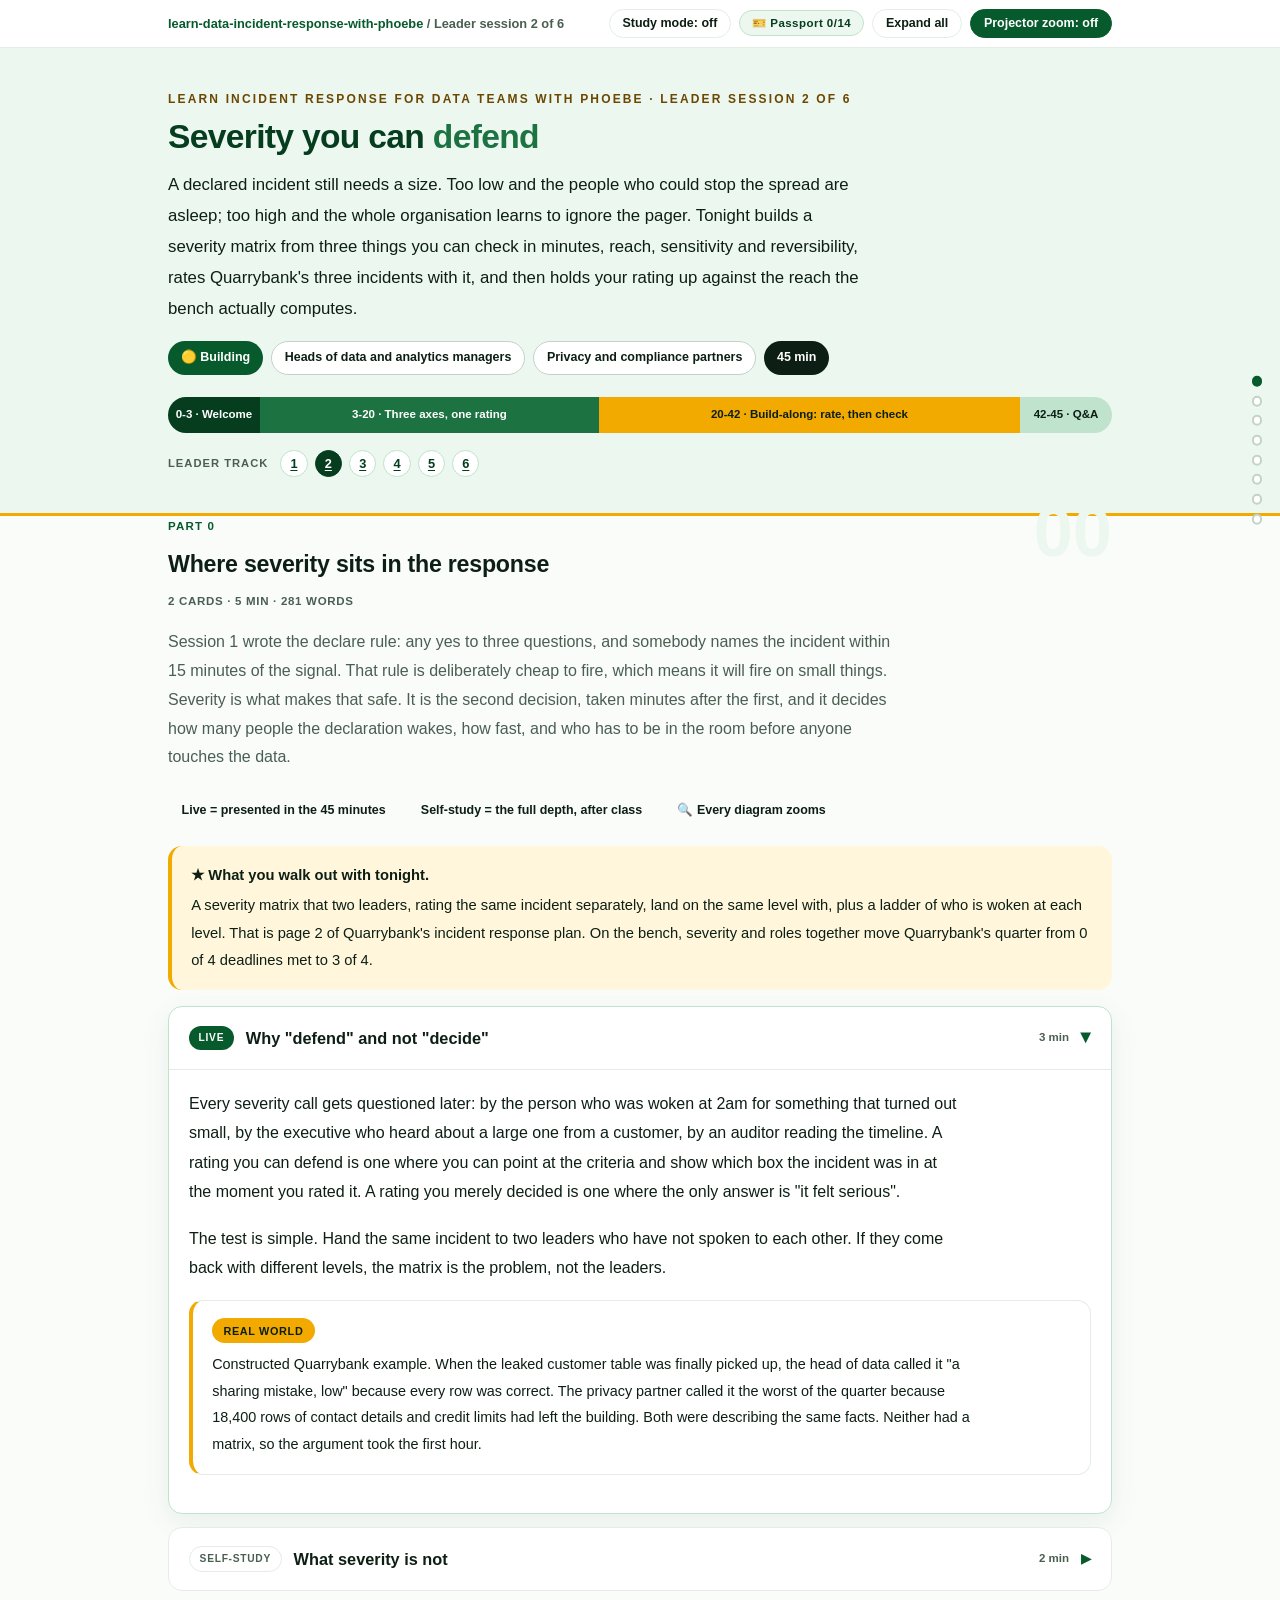
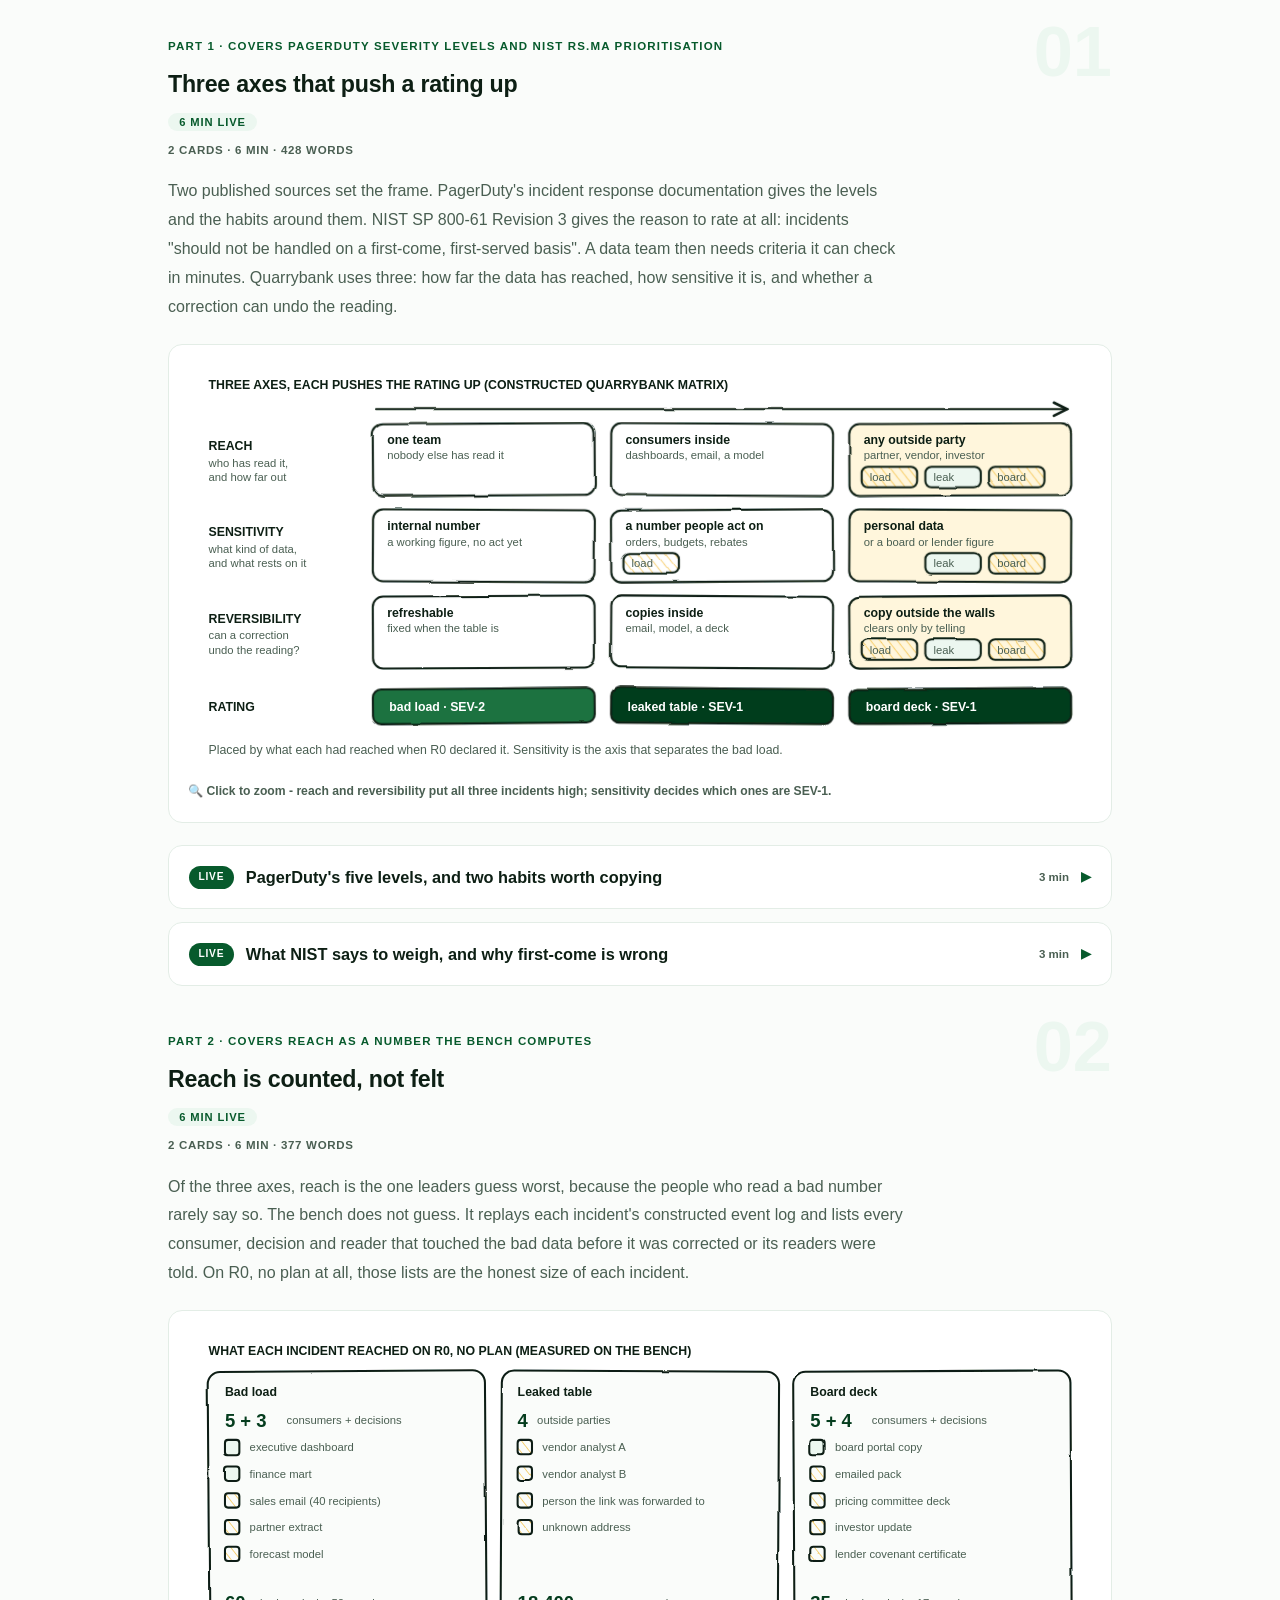
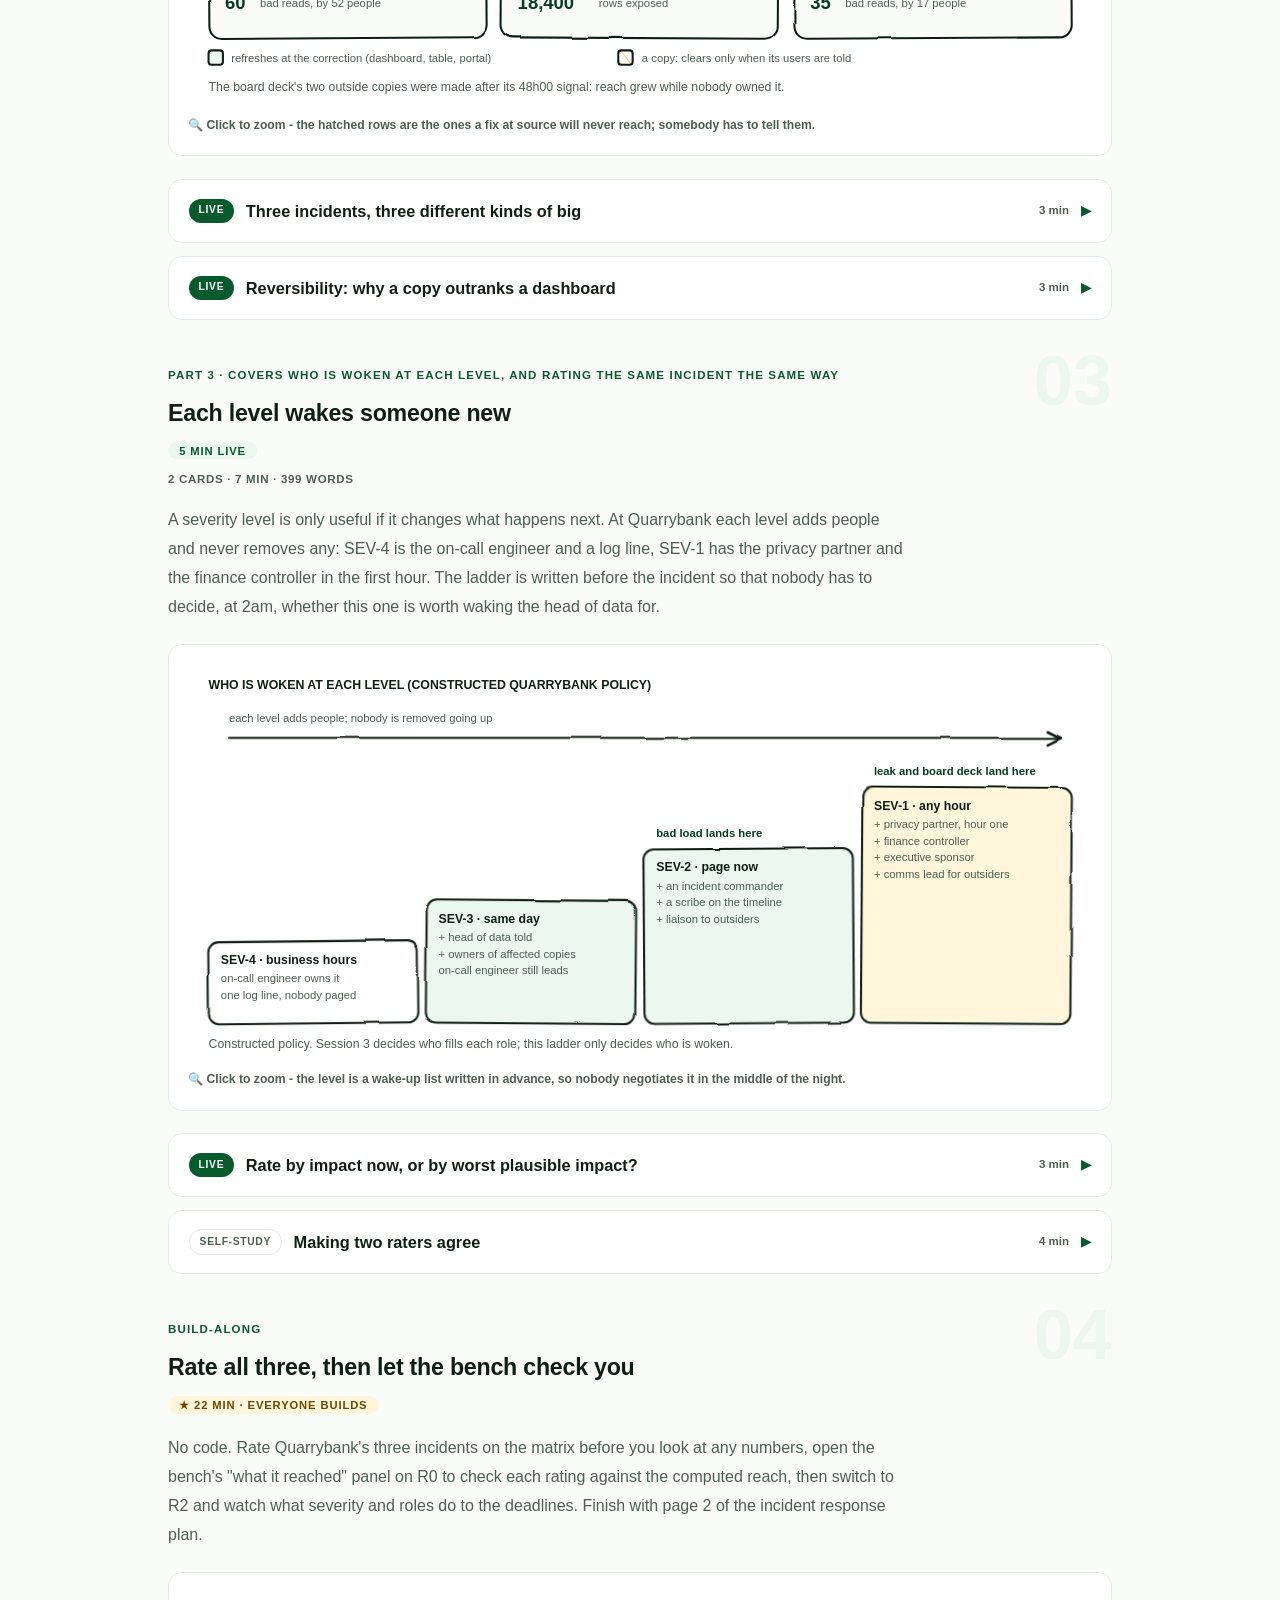
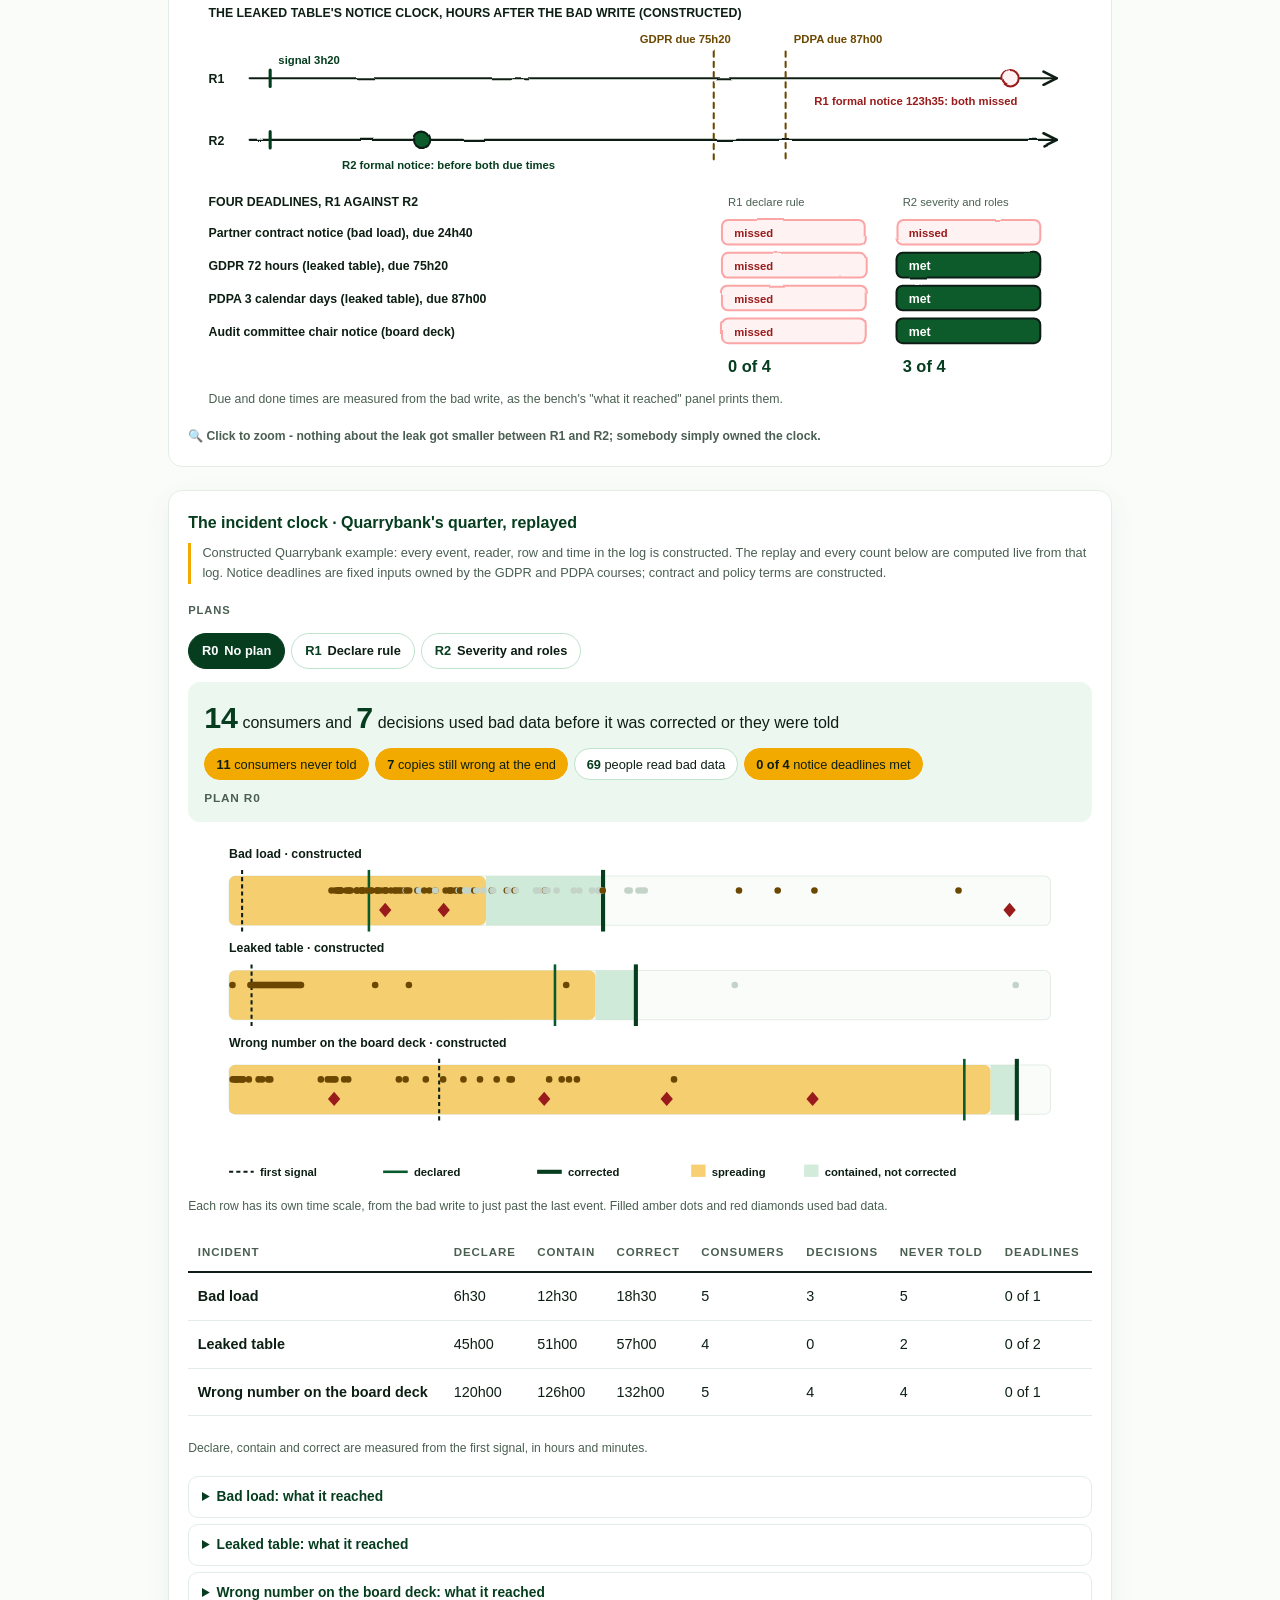
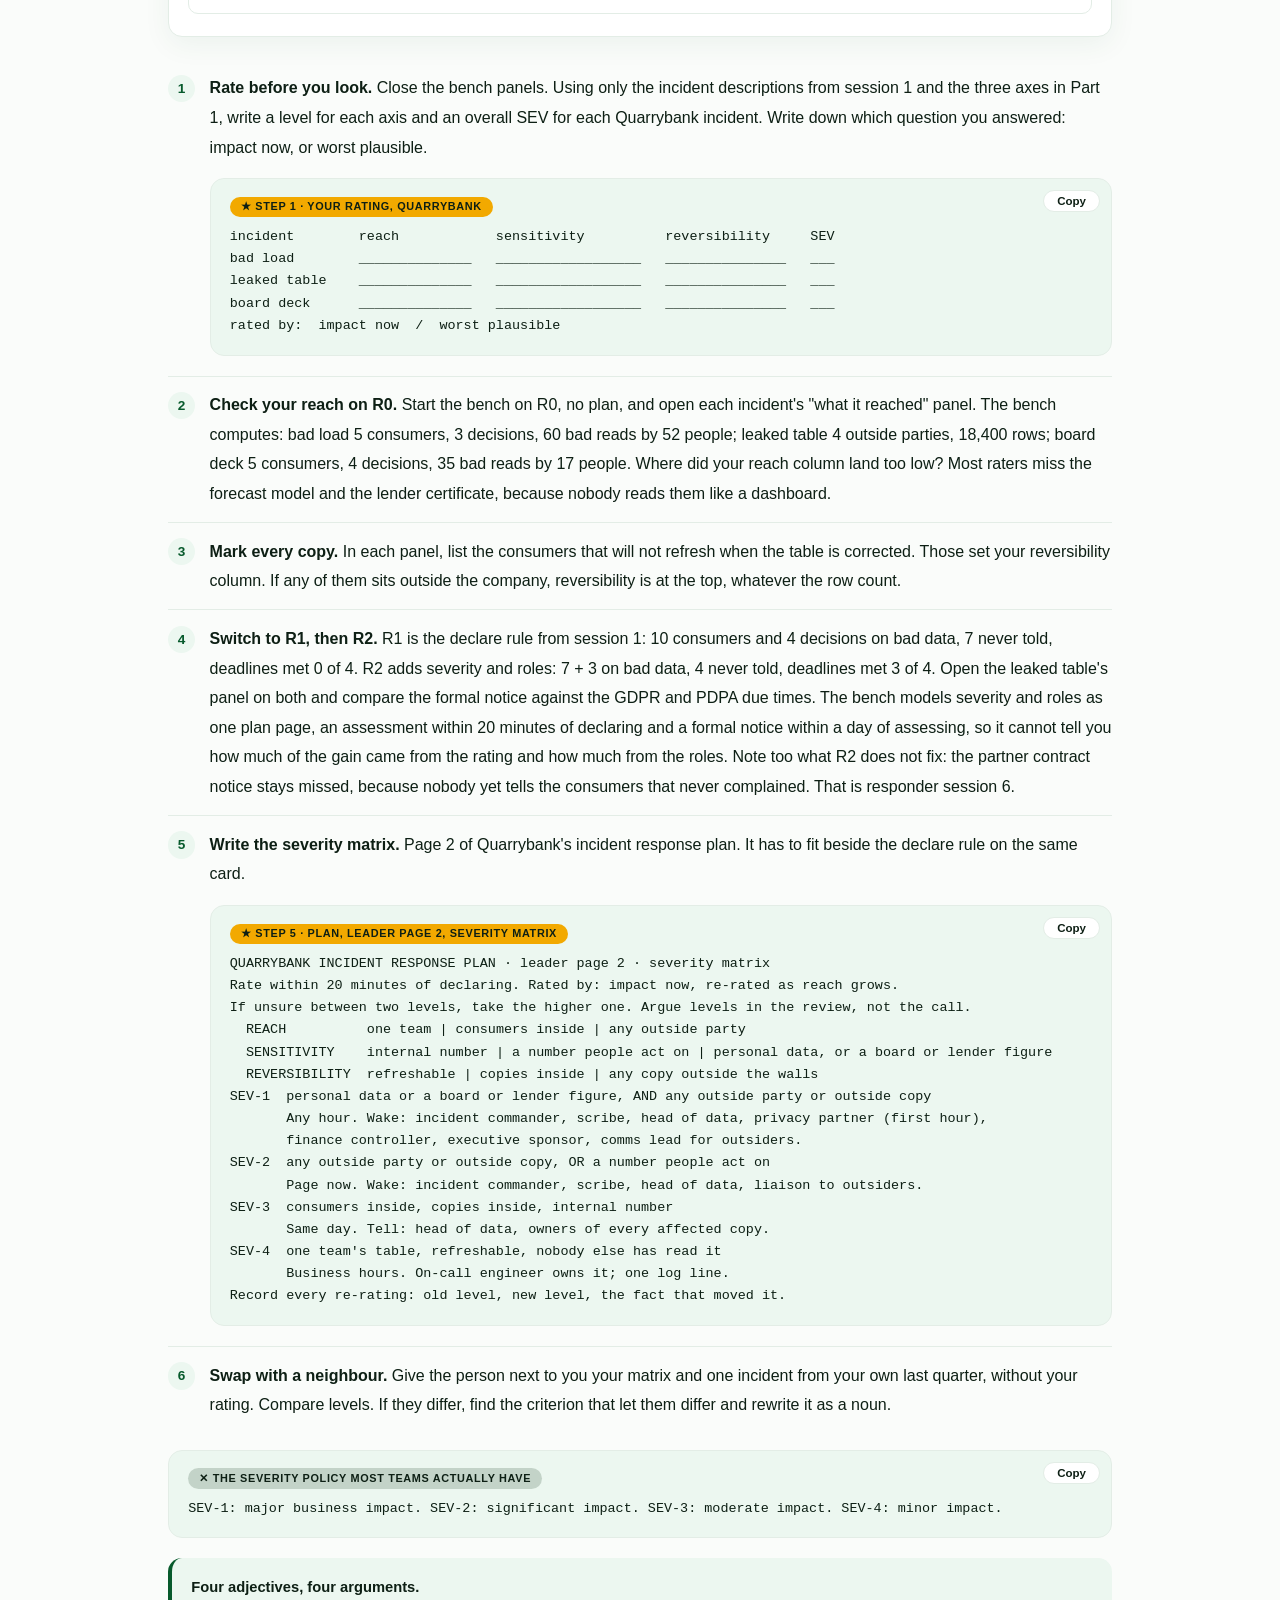
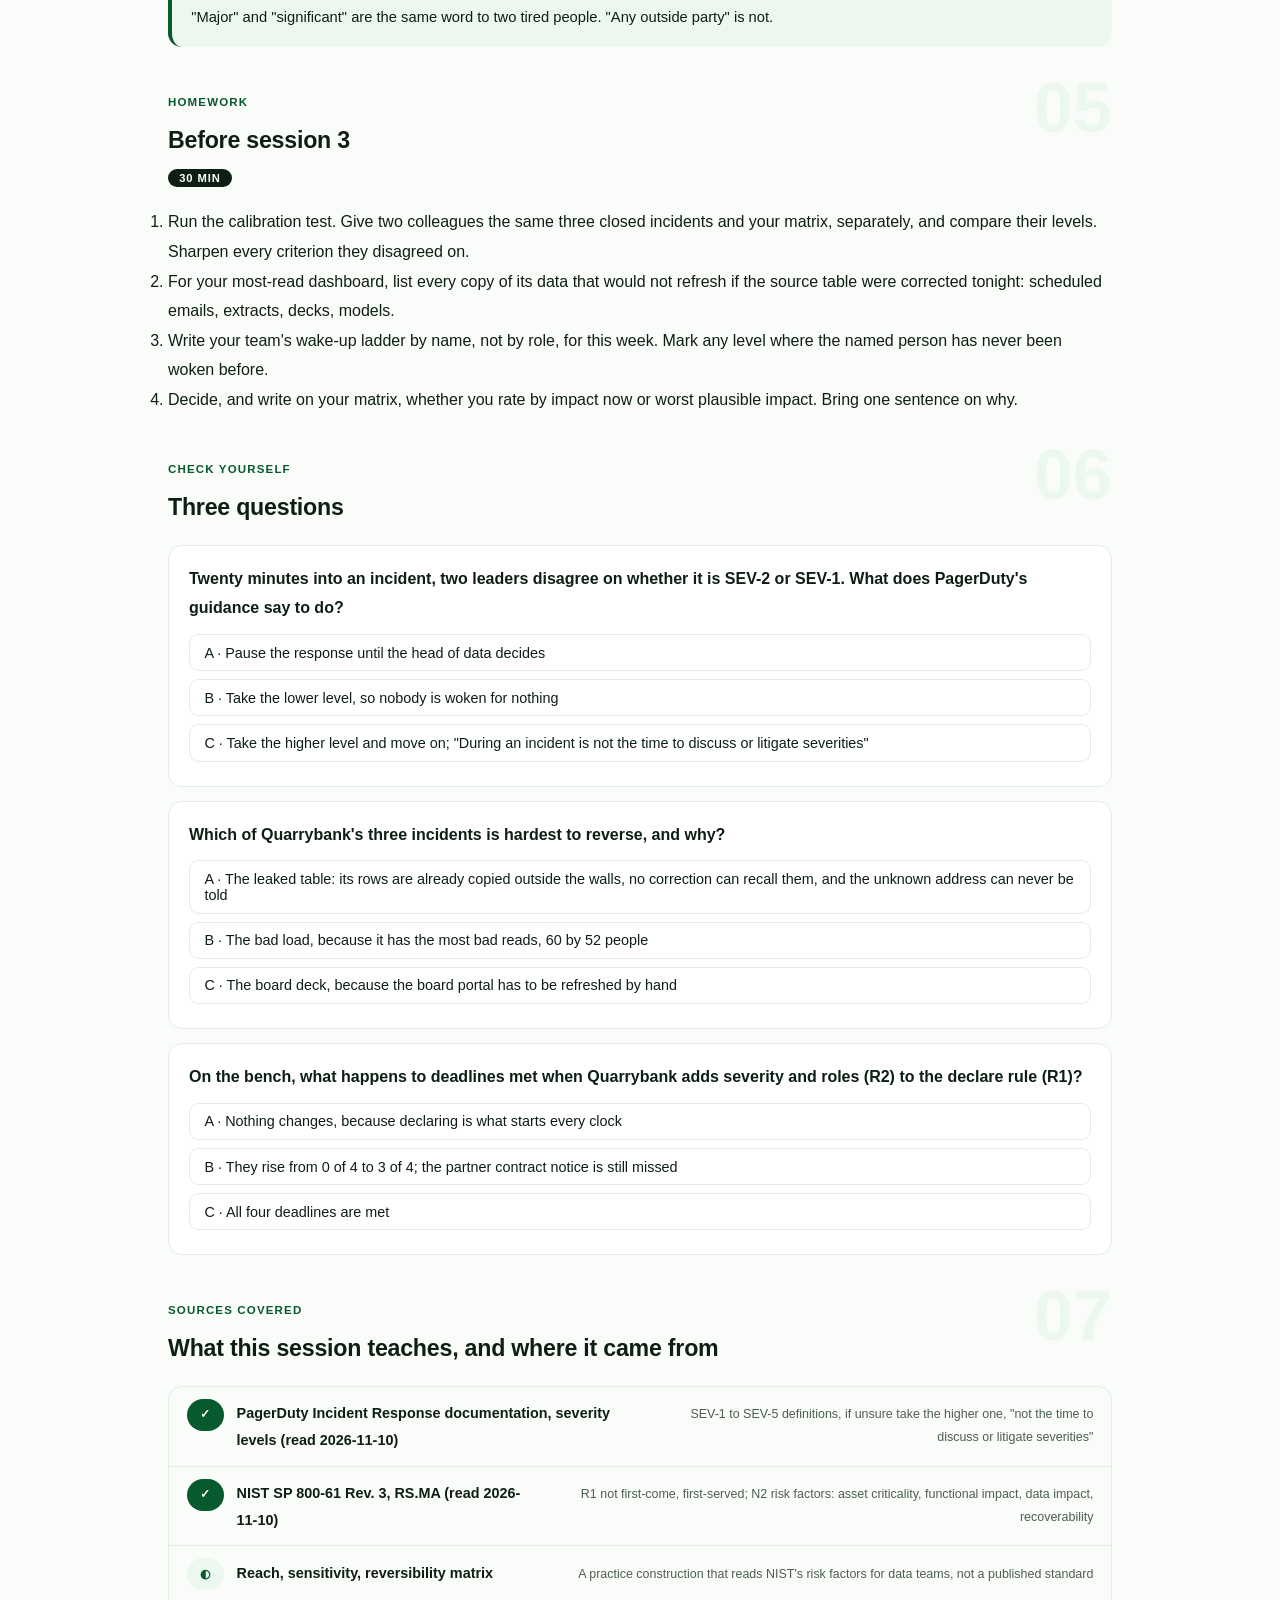
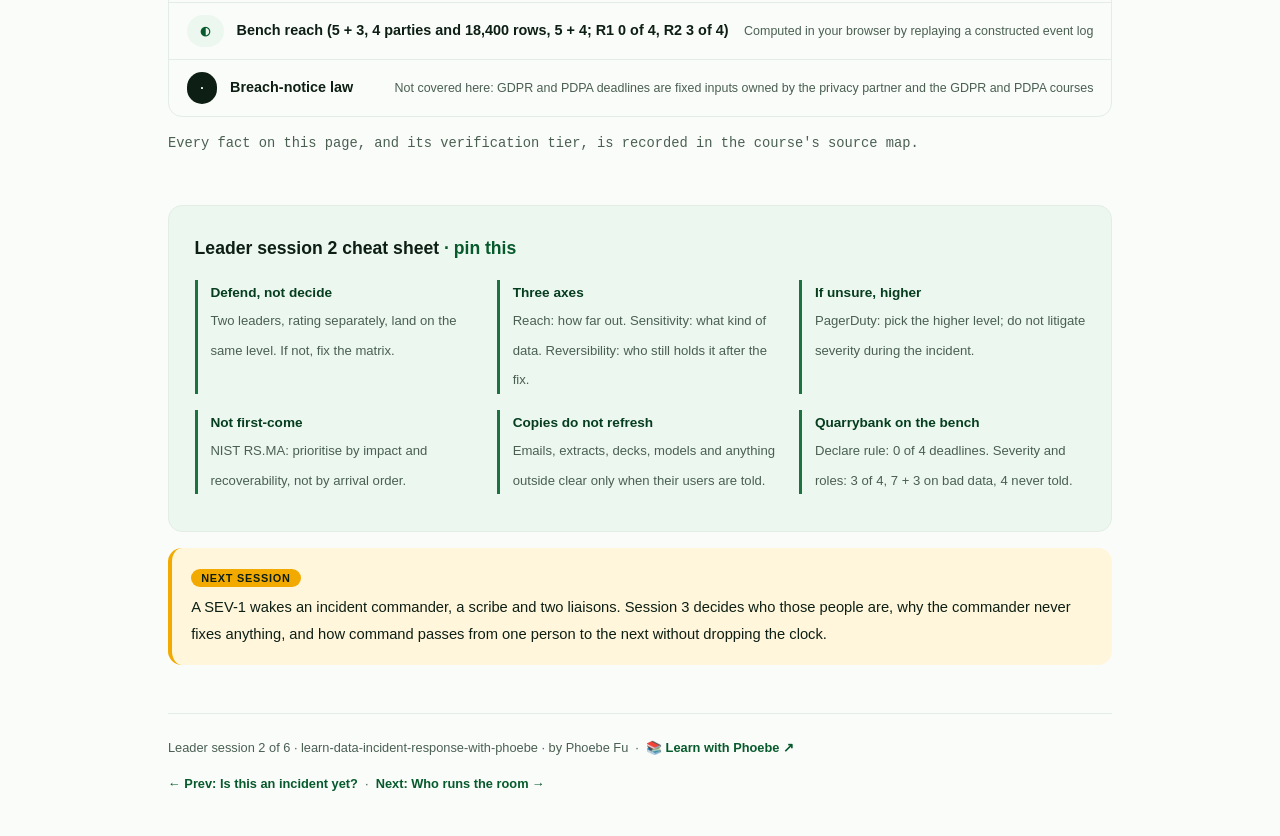
<file: courses/a2-severity-you-can-defend.html>
<!DOCTYPE html>
<html lang="en">
<head>
<meta charset="UTF-8">
<meta name="viewport" content="width=device-width, initial-scale=1.0">
<!-- social:start -->
<meta name="description" content="Leader session 2 of 6. A severity matrix built from reach, sensitivity and reversibility, applied to Quarrybank's three incidents and checked against the reach the bench computes: severity and roles move deadlines met from 0 of 4 to 3 of 4.">
<meta property="og:type" content="article">
<meta property="og:site_name" content="Learn with Phoebe">
<meta property="og:title" content="Severity you can defend - learn incident response for data teams with phoebe">
<meta property="og:description" content="Leader session 2 of 6. A severity matrix two leaders apply the same way, and who it wakes at each level.">
<meta property="og:url" content="https://phoebefu6.github.io/learn-data-incident-response-with-phoebe/courses/a2-severity-you-can-defend.html">
<meta property="og:image" content="https://phoebefu6.github.io/learn-data-incident-response-with-phoebe/assets/og-cover.png">
<meta property="og:image:width" content="1200">
<meta property="og:image:height" content="630">
<meta name="twitter:card" content="summary_large_image">
<meta name="twitter:title" content="Severity you can defend - learn incident response for data teams with phoebe">
<meta name="twitter:description" content="Reach, sensitivity, reversibility. Rate a bad load, a leaked table and a wrong board number the same way twice.">
<meta name="twitter:image" content="https://phoebefu6.github.io/learn-data-incident-response-with-phoebe/assets/og-cover.png">
<!-- social:end -->
<title>Leader session 2 · Severity you can defend - learn incident response for data teams with phoebe</title>
<link rel="stylesheet" href="../assets/style.css?v=3">
</head>
<body>

<div class="toolbar">
  <div class="wrap">
    <span class="crumb"><a href="../index.html">learn-data-incident-response-with-phoebe</a> / Leader session 2 of 6</span>
    <button class="btn" id="toggle-all" type="button">Expand all</button>
    <button class="btn primary" id="zoom-toggle" type="button">Projector zoom: off</button>
  </div>
</div>

<header class="masthead">
  <div class="wrap">
    <div class="eyebrow">Learn Incident Response for Data Teams with Phoebe · Leader session 2 of 6</div>
    <h1>Severity you can <span class="accent">defend</span></h1>
    <p class="sub">A declared incident still needs a size. Too low and the people who could stop the spread are asleep; too high and the whole organisation learns to ignore the pager. Tonight builds a severity matrix from three things you can check in minutes, reach, sensitivity and reversibility, rates Quarrybank's three incidents with it, and then holds your rating up against the reach the bench actually computes.</p>
    <div class="chip-row">
      <span class="chip level">🟡 Building</span>
      <span class="chip audience">Heads of data and analytics managers</span>
      <span class="chip audience">Privacy and compliance partners</span>
      <span class="chip time">45 min</span>
    </div>
    <div class="agenda">
      <span class="a1" style="flex:1">0-3 · Welcome</span>
      <span class="a2" style="flex:4">3-20 · Three axes, one rating</span>
      <span class="a3" style="flex:5">20-42 · Build-along: rate, then check</span>
      <span class="a4" style="flex:1">42-45 · Q&amp;A</span>
    </div>
  </div>
</header>

<main class="wrap">

  <!-- ============ INTRO ============ -->
  <section class="section" id="intro">
    <div class="section-kicker">
      <span class="klabel">Part 0</span>
      <h2>Where severity sits in the response</h2>
    </div>
    <p class="lede">Session 1 wrote the declare rule: any yes to three questions, and somebody names the incident within 15 minutes of the signal. That rule is deliberately cheap to fire, which means it will fire on small things. Severity is what makes that safe. It is the second decision, taken minutes after the first, and it decides how many people the declaration wakes, how fast, and who has to be in the room before anyone touches the data.</p>

    <div class="legend">
      <span class="pill">Live = presented in the 45 minutes</span>
      <span class="pill">Self-study = the full depth, after class</span>
      <span class="pill">🔍 Every diagram zooms</span>
    </div>

    <div class="callout win">
      <p><strong>★ What you walk out with tonight.</strong> A severity matrix that two leaders, rating the same incident separately, land on the same level with, plus a ladder of who is woken at each level. That is page 2 of Quarrybank's incident response plan. On the bench, severity and roles together move Quarrybank's quarter from 0 of 4 deadlines met to 3 of 4.</p>
    </div>

    <details class="card" open>
      <summary><span class="mode live">Live</span>Why "defend" and not "decide"<span class="mini">3 min</span><span class="caret">▶</span></summary>
      <div class="body">
        <p>Every severity call gets questioned later: by the person who was woken at 2am for something that turned out small, by the executive who heard about a large one from a customer, by an auditor reading the timeline. A rating you can defend is one where you can point at the criteria and show which box the incident was in at the moment you rated it. A rating you merely decided is one where the only answer is "it felt serious".</p>
        <p>The test is simple. Hand the same incident to two leaders who have not spoken to each other. If they come back with different levels, the matrix is the problem, not the leaders.</p>
        <div class="callout example">
          <span class="ex-pill">Real world</span>
          <p>Constructed Quarrybank example. When the leaked customer table was finally picked up, the head of data called it "a sharing mistake, low" because every row was correct. The privacy partner called it the worst of the quarter because 18,400 rows of contact details and credit limits had left the building. Both were describing the same facts. Neither had a matrix, so the argument took the first hour.</p>
        </div>
      </div>
    </details>

    <details class="card">
      <summary><span class="mode self">Self-study</span>What severity is not<span class="mini">2 min</span><span class="caret">▶</span></summary>
      <div class="body">
        <ul>
          <li><strong>Not a judgement on the person who caused it.</strong> A SEV-1 caused by a one-character typo is still a SEV-1. Tie the level to the data, never to the mistake.</li>
          <li><strong>Not a legal classification.</strong> Whether the leaked table must be reported to a regulator is the privacy partner's question, with its own clock. Severity makes sure the privacy partner is in the room in time to answer it.</li>
          <li><strong>Not fixed.</strong> Reach grows while an incident is open. Re-rate whenever a new consumer, a new outside party or a new copy turns up, and say so in the record.</li>
        </ul>
      </div>
    </details>
  </section>

  <!-- ============ PART 1 ============ -->
  <section class="section" id="part-1">
    <div class="section-kicker">
      <span class="klabel">Part 1 · covers PagerDuty severity levels and NIST RS.MA prioritisation</span>
      <h2>Three axes that push a rating up</h2>
      <span class="tag concept">6 min live</span>
    </div>
    <p class="lede">Two published sources set the frame. PagerDuty's incident response documentation gives the levels and the habits around them. NIST SP 800-61 Revision 3 gives the reason to rate at all: incidents "should not be handled on a first-come, first-served basis". A data team then needs criteria it can check in minutes. Quarrybank uses three: how far the data has reached, how sensitive it is, and whether a correction can undo the reading.</p>

    <figure class="zoomable">
      <svg viewBox="0 0 880 396" xmlns="http://www.w3.org/2000/svg" role="img" aria-label="Quarrybank's severity matrix as three axes, each with three levels from left to right. Reach: one team, consumers inside, any outside party. Sensitivity: internal number, a number people act on, personal data or a board or lender figure. Reversibility: refreshable, copies inside, a copy outside the walls. All three incidents sit at the top of reach and reversibility. On sensitivity the bad load sits in the middle, the leaked table and the board deck at the top. Result: bad load SEV-2, leaked table SEV-1, board deck SEV-1.">
        <defs>
          <filter id="ia2aSk" x="-3%" y="-3%" width="106%" height="106%"><feTurbulence type="fractalNoise" baseFrequency="0.02" numOctaves="2" seed="11" result="n"/><feDisplacementMap in="SourceGraphic" in2="n" scale="2.4" xChannelSelector="R" yChannelSelector="G"/></filter>
          <pattern id="ia2aHc" patternUnits="userSpaceOnUse" width="7" height="7" patternTransform="rotate(-38)"><line x1="0" y1="0" x2="0" y2="7" stroke="#F2A900" stroke-width="1.4" opacity=".7"/></pattern>
          <marker id="ia2aAr" viewBox="0 0 10 10" refX="9" refY="5" markerWidth="8" markerHeight="8" orient="auto"><path d="M1 1 L9 5 L1 9" fill="none" stroke="#0D1F14" stroke-width="1.6" stroke-linecap="round"/></marker>
        </defs>
        <style>
          .ia2aH { font: 800 12px Inter, sans-serif; fill: #0D1F14; }
          .ia2aL { font: 600 12px Inter, sans-serif; fill: #0D1F14; }
          .ia2aS { font: 400 11px Inter, sans-serif; fill: #4A5F52; }
          .ia2aA { font: 700 11px Inter, sans-serif; fill: #053D1E; }
          .ia2aW { font: 800 12px Inter, sans-serif; fill: #FFFFFF; }
          .ia2aN { font: 400 12px Inter, sans-serif; fill: #4A5F52; }
        </style>

        <text class="ia2aH" x="20" y="24">THREE AXES, EACH PUSHES THE RATING UP (CONSTRUCTED QUARRYBANK MATRIX)</text>

        <g filter="url(#ia2aSk)" fill="none" stroke="#0D1F14" stroke-width="2" stroke-linecap="round" stroke-linejoin="round">
          <path d="M184 44 L856 44" marker-end="url(#ia2aAr)"/>

          <rect x="180" y="58" width="216" height="70" rx="10" fill="#FFFFFF" transform="rotate(-0.4 288 93)"/>
          <rect x="412" y="58" width="216" height="70" rx="10" fill="#FFFFFF" transform="rotate(0.3 520 93)"/>
          <rect x="644" y="58" width="216" height="70" rx="10" fill="#FFF6DC" transform="rotate(-0.3 752 93)"/>
          <rect x="656" y="100" width="54" height="20" rx="6" fill="url(#ia2aHc)"/>
          <rect x="718" y="100" width="54" height="20" rx="6" fill="#ECF7F0"/>
          <rect x="780" y="100" width="54" height="20" rx="6" fill="url(#ia2aHc)"/>

          <rect x="180" y="142" width="216" height="70" rx="10" fill="#FFFFFF" transform="rotate(0.3 288 177)"/>
          <rect x="412" y="142" width="216" height="70" rx="10" fill="#FFFFFF" transform="rotate(-0.4 520 177)"/>
          <rect x="644" y="142" width="216" height="70" rx="10" fill="#FFF6DC" transform="rotate(0.3 752 177)"/>
          <rect x="424" y="184" width="54" height="20" rx="6" fill="url(#ia2aHc)"/>
          <rect x="718" y="184" width="54" height="20" rx="6" fill="#ECF7F0"/>
          <rect x="780" y="184" width="54" height="20" rx="6" fill="url(#ia2aHc)"/>

          <rect x="180" y="226" width="216" height="70" rx="10" fill="#FFFFFF" transform="rotate(-0.3 288 261)"/>
          <rect x="412" y="226" width="216" height="70" rx="10" fill="#FFFFFF" transform="rotate(0.4 520 261)"/>
          <rect x="644" y="226" width="216" height="70" rx="10" fill="#FFF6DC" transform="rotate(-0.4 752 261)"/>
          <rect x="656" y="268" width="54" height="20" rx="6" fill="url(#ia2aHc)"/>
          <rect x="718" y="268" width="54" height="20" rx="6" fill="#ECF7F0"/>
          <rect x="780" y="268" width="54" height="20" rx="6" fill="url(#ia2aHc)"/>

          <rect x="180" y="316" width="216" height="34" rx="8" fill="#1C7240" transform="rotate(-0.5 288 333)"/>
          <rect x="412" y="316" width="216" height="34" rx="8" fill="#053D1E" transform="rotate(0.4 520 333)"/>
          <rect x="644" y="316" width="216" height="34" rx="8" fill="#053D1E" transform="rotate(-0.3 752 333)"/>
        </g>

        <text class="ia2aH" x="20" y="84">REACH</text>
        <text class="ia2aS" x="20" y="100">who has read it,</text>
        <text class="ia2aS" x="20" y="114">and how far out</text>
        <text class="ia2aL" x="194" y="78">one team</text>
        <text class="ia2aS" x="194" y="93">nobody else has read it</text>
        <text class="ia2aL" x="426" y="78">consumers inside</text>
        <text class="ia2aS" x="426" y="93">dashboards, email, a model</text>
        <text class="ia2aL" x="658" y="78">any outside party</text>
        <text class="ia2aS" x="658" y="93">partner, vendor, investor</text>
        <text class="ia2aS" x="664" y="114">load</text>
        <text class="ia2aS" x="726" y="114">leak</text>
        <text class="ia2aS" x="788" y="114">board</text>

        <text class="ia2aH" x="20" y="168">SENSITIVITY</text>
        <text class="ia2aS" x="20" y="184">what kind of data,</text>
        <text class="ia2aS" x="20" y="198">and what rests on it</text>
        <text class="ia2aL" x="194" y="162">internal number</text>
        <text class="ia2aS" x="194" y="177">a working figure, no act yet</text>
        <text class="ia2aL" x="426" y="162">a number people act on</text>
        <text class="ia2aS" x="426" y="177">orders, budgets, rebates</text>
        <text class="ia2aL" x="658" y="162">personal data</text>
        <text class="ia2aS" x="658" y="177">or a board or lender figure</text>
        <text class="ia2aS" x="432" y="198">load</text>
        <text class="ia2aS" x="726" y="198">leak</text>
        <text class="ia2aS" x="788" y="198">board</text>

        <text class="ia2aH" x="20" y="252">REVERSIBILITY</text>
        <text class="ia2aS" x="20" y="268">can a correction</text>
        <text class="ia2aS" x="20" y="282">undo the reading?</text>
        <text class="ia2aL" x="194" y="246">refreshable</text>
        <text class="ia2aS" x="194" y="261">fixed when the table is</text>
        <text class="ia2aL" x="426" y="246">copies inside</text>
        <text class="ia2aS" x="426" y="261">email, model, a deck</text>
        <text class="ia2aL" x="658" y="246">copy outside the walls</text>
        <text class="ia2aS" x="658" y="261">clears only by telling</text>
        <text class="ia2aS" x="664" y="282">load</text>
        <text class="ia2aS" x="726" y="282">leak</text>
        <text class="ia2aS" x="788" y="282">board</text>

        <text class="ia2aH" x="20" y="338">RATING</text>
        <text class="ia2aW" x="196" y="338">bad load · SEV-2</text>
        <text class="ia2aW" x="428" y="338">leaked table · SEV-1</text>
        <text class="ia2aW" x="660" y="338">board deck · SEV-1</text>

        <text class="ia2aN" x="20" y="380">Placed by what each had reached when R0 declared it. Sensitivity is the axis that separates the bad load.</text>
      </svg>
      <figcaption>🔍 Click to zoom - reach and reversibility put all three incidents high; sensitivity decides which ones are SEV-1.</figcaption>
    </figure>

    <details class="card">
      <summary><span class="mode live">Live</span>PagerDuty's five levels, and two habits worth copying<span class="mini">3 min</span><span class="caret">▶</span></summary>
      <div class="body">
        <p>PagerDuty publishes the severity scale its own responders use. Read it for its shape, not its wording, because it is written for a product with customers who log in:</p>
        <table class="clean">
          <thead><tr><th>Level</th><th>PagerDuty's definition</th><th>Data translation</th></tr></thead>
          <tbody>
            <tr><td><strong>SEV-1</strong></td><td>"Critical issue that warrants public notification and liaison with executive teams"</td><td>Someone outside will have to be told; an executive has to know first</td></tr>
            <tr><td><strong>SEV-2</strong></td><td>"Critical system issue actively impacting many customers' ability to use the product"</td><td>Many consumers are reading or acting on bad data now</td></tr>
            <tr><td><strong>SEV-3</strong></td><td>"Stability or minor customer-impacting issues that require immediate attention from service owners"</td><td>A few consumers inside; the owners of those copies act today</td></tr>
            <tr><td><strong>SEV-4</strong></td><td>"Minor issues requiring action, but not affecting customer ability to use the product"</td><td>Caught before anyone outside the team read it</td></tr>
            <tr><td><strong>SEV-5</strong></td><td>"Cosmetic issues or bugs"</td><td>Usually not an incident for a data team at all; a ticket</td></tr>
          </tbody>
        </table>
        <p>Two habits sit next to the scale. First, if you are unsure between two levels, treat it as the higher one. Second: "During an incident is not the time to discuss or litigate severities". Pick, move, and argue about the level in the review afterwards, where the argument can improve the matrix instead of delaying the response.</p>
        <div class="callout tip">
          <p><strong>Four levels are enough for most data teams.</strong> Quarrybank drops SEV-5: a cosmetic issue in a dashboard label goes to the backlog, not the incident channel. Fewer levels means fewer borderline calls at 2am.</p>
        </div>
      </div>
    </details>

    <details class="card">
      <summary><span class="mode live">Live</span>What NIST says to weigh, and why first-come is wrong<span class="mini">3 min</span><span class="caret">▶</span></summary>
      <div class="body">
        <p>NIST SP 800-61 Revision 3 calls evaluating risk and prioritising incidents "perhaps the most critical decision points" in the response, and recommends that "incidents should not be handled on a first-come, first-served basis". The factors it lists include "asset criticality, functional impact of the incident, data impact of the incident ... and recoverability".</p>
        <p>Quarrybank's three axes are a data team's reading of that list, said out loud as a teaching construction rather than a standard:</p>
        <ul>
          <li><strong>Reach</strong> stands in for functional impact: how many consumers, people and rows, and whether any of them sit outside the company.</li>
          <li><strong>Sensitivity</strong> stands in for data impact and asset criticality: an internal working number, a number people act on, or personal data and a figure the board or a lender relied on.</li>
          <li><strong>Reversibility</strong> stands in for recoverability: whether fixing the table fixes what people read, or whether a copy now lives somewhere a correction cannot reach.</li>
        </ul>
        <div class="callout example">
          <span class="ex-pill">Real world</span>
          <p>Constructed Quarrybank example. In the quarter the incidents arrived in order: bad load, leaked table, board deck. First-come would have put the board deck last. On the matrix it is SEV-1, level with the leak, because the figure had reached a board and, by the time anyone declared it, a lender.</p>
        </div>
      </div>
    </details>
  </section>

  <!-- ============ PART 2 ============ -->
  <section class="section" id="part-2">
    <div class="section-kicker">
      <span class="klabel">Part 2 · covers reach as a number the bench computes</span>
      <h2>Reach is counted, not felt</h2>
      <span class="tag concept">6 min live</span>
    </div>
    <p class="lede">Of the three axes, reach is the one leaders guess worst, because the people who read a bad number rarely say so. The bench does not guess. It replays each incident's constructed event log and lists every consumer, decision and reader that touched the bad data before it was corrected or its readers were told. On R0, no plan at all, those lists are the honest size of each incident.</p>

    <figure class="zoomable">
      <svg viewBox="0 0 880 364" xmlns="http://www.w3.org/2000/svg" role="img" aria-label="Three panels of what each incident reached on R0, measured on the bench. Bad load: 5 consumers and 3 decisions, the executive dashboard and finance mart refresh, the sales email, partner extract and forecast model are copies; 60 bad reads by 52 people. Leaked table: 4 outside parties, vendor analysts A and B, the person the link was forwarded to and an unknown address; 18,400 rows exposed. Board deck: 5 consumers and 4 decisions, the board portal refreshes, the emailed pack, pricing deck, investor update and lender certificate are copies; 35 bad reads by 17 people.">
        <defs>
          <filter id="ia2bSk" x="-3%" y="-3%" width="106%" height="106%"><feTurbulence type="fractalNoise" baseFrequency="0.02" numOctaves="2" seed="23" result="n"/><feDisplacementMap in="SourceGraphic" in2="n" scale="2.4" xChannelSelector="R" yChannelSelector="G"/></filter>
          <pattern id="ia2bHc" patternUnits="userSpaceOnUse" width="7" height="7" patternTransform="rotate(-38)"><line x1="0" y1="0" x2="0" y2="7" stroke="#F2A900" stroke-width="1.4" opacity=".7"/></pattern>
          <marker id="ia2bAr" viewBox="0 0 10 10" refX="9" refY="5" markerWidth="8" markerHeight="8" orient="auto"><path d="M1 1 L9 5 L1 9" fill="none" stroke="#0D1F14" stroke-width="1.6" stroke-linecap="round"/></marker>
        </defs>
        <style>
          .ia2bH { font: 800 12px Inter, sans-serif; fill: #0D1F14; }
          .ia2bL { font: 600 12px Inter, sans-serif; fill: #0D1F14; }
          .ia2bS { font: 400 11px Inter, sans-serif; fill: #4A5F52; }
          .ia2bV { font: 800 18px Inter, sans-serif; fill: #053D1E; }
          .ia2bN { font: 400 12px Inter, sans-serif; fill: #4A5F52; }
        </style>

        <text class="ia2bH" x="20" y="24">WHAT EACH INCIDENT REACHED ON R0, NO PLAN (MEASURED ON THE BENCH)</text>

        <g filter="url(#ia2bSk)" fill="none" stroke="#0D1F14" stroke-width="2" stroke-linecap="round" stroke-linejoin="round">
          <rect x="20" y="40" width="270" height="260" rx="12" fill="#FAFCFA" transform="rotate(-0.4 155 170)"/>
          <rect x="305" y="40" width="270" height="260" rx="12" fill="#FAFCFA" transform="rotate(0.3 440 170)"/>
          <rect x="590" y="40" width="270" height="260" rx="12" fill="#FAFCFA" transform="rotate(-0.3 725 170)"/>

          <rect x="36" y="107" width="14" height="14" rx="3" fill="#ECF7F0"/>
          <rect x="36" y="133" width="14" height="14" rx="3" fill="#ECF7F0"/>
          <rect x="36" y="159" width="14" height="14" rx="3" fill="url(#ia2bHc)"/>
          <rect x="36" y="185" width="14" height="14" rx="3" fill="url(#ia2bHc)"/>
          <rect x="36" y="211" width="14" height="14" rx="3" fill="url(#ia2bHc)"/>

          <rect x="321" y="107" width="14" height="14" rx="3" fill="url(#ia2bHc)"/>
          <rect x="321" y="133" width="14" height="14" rx="3" fill="url(#ia2bHc)"/>
          <rect x="321" y="159" width="14" height="14" rx="3" fill="url(#ia2bHc)"/>
          <rect x="321" y="185" width="14" height="14" rx="3" fill="url(#ia2bHc)"/>

          <rect x="606" y="107" width="14" height="14" rx="3" fill="#ECF7F0"/>
          <rect x="606" y="133" width="14" height="14" rx="3" fill="url(#ia2bHc)"/>
          <rect x="606" y="159" width="14" height="14" rx="3" fill="url(#ia2bHc)"/>
          <rect x="606" y="185" width="14" height="14" rx="3" fill="url(#ia2bHc)"/>
          <rect x="606" y="211" width="14" height="14" rx="3" fill="url(#ia2bHc)"/>

          <rect x="20" y="312" width="14" height="14" rx="3" fill="#ECF7F0"/>
          <rect x="420" y="312" width="14" height="14" rx="3" fill="url(#ia2bHc)"/>
        </g>

        <text class="ia2bL" x="36" y="64">Bad load</text>
        <text class="ia2bV" x="36" y="94">5 + 3</text>
        <text class="ia2bS" x="96" y="92">consumers + decisions</text>
        <text class="ia2bS" x="60" y="118">executive dashboard</text>
        <text class="ia2bS" x="60" y="144">finance mart</text>
        <text class="ia2bS" x="60" y="170">sales email (40 recipients)</text>
        <text class="ia2bS" x="60" y="196">partner extract</text>
        <text class="ia2bS" x="60" y="222">forecast model</text>
        <text class="ia2bV" x="36" y="272">60</text>
        <text class="ia2bS" x="70" y="270">bad reads, by 52 people</text>

        <text class="ia2bL" x="321" y="64">Leaked table</text>
        <text class="ia2bV" x="321" y="94">4</text>
        <text class="ia2bS" x="340" y="92">outside parties</text>
        <text class="ia2bS" x="345" y="118">vendor analyst A</text>
        <text class="ia2bS" x="345" y="144">vendor analyst B</text>
        <text class="ia2bS" x="345" y="170">person the link was forwarded to</text>
        <text class="ia2bS" x="345" y="196">unknown address</text>
        <text class="ia2bV" x="321" y="272">18,400</text>
        <text class="ia2bS" x="400" y="270">rows exposed</text>

        <text class="ia2bL" x="606" y="64">Board deck</text>
        <text class="ia2bV" x="606" y="94">5 + 4</text>
        <text class="ia2bS" x="666" y="92">consumers + decisions</text>
        <text class="ia2bS" x="630" y="118">board portal copy</text>
        <text class="ia2bS" x="630" y="144">emailed pack</text>
        <text class="ia2bS" x="630" y="170">pricing committee deck</text>
        <text class="ia2bS" x="630" y="196">investor update</text>
        <text class="ia2bS" x="630" y="222">lender covenant certificate</text>
        <text class="ia2bV" x="606" y="272">35</text>
        <text class="ia2bS" x="640" y="270">bad reads, by 17 people</text>

        <text class="ia2bS" x="42" y="323">refreshes at the correction (dashboard, table, portal)</text>
        <text class="ia2bS" x="442" y="323">a copy: clears only when its users are told</text>

        <text class="ia2bN" x="20" y="352">The board deck's two outside copies were made after its 48h00 signal: reach grew while nobody owned it.</text>
      </svg>
      <figcaption>🔍 Click to zoom - the hatched rows are the ones a fix at source will never reach; somebody has to tell them.</figcaption>
    </figure>

    <details class="card">
      <summary><span class="mode live">Live</span>Three incidents, three different kinds of big<span class="mini">3 min</span><span class="caret">▶</span></summary>
      <div class="body">
        <p>Read the panels across and the incidents stop looking comparable, which is the point of having three axes instead of one score.</p>
        <ul>
          <li><strong>The bad load</strong> has the most readers: 60 bad reads by 52 people, most of them on the daily sales email. Its decisions (a replenishment order, a promotion budget cut, the partner's rebate) are internal or commercial.</li>
          <li><strong>The leaked table</strong> has no bad reads at all, because every row is correct. Its size is 4 outside parties and 18,400 rows of contact details and credit limits. The unknown address can never be told.</li>
          <li><strong>The board deck</strong> has the fewest readers, 35 bad reads by 17 people, and the heaviest decisions: holding prices, an investor update, a covenant certificate, a bonus accrual.</li>
        </ul>
        <p>A single "impact score" would rank the bad load first because it has the most readers. The matrix ranks it last of the three, because readers inside the company can be told and dashboards refresh.</p>
        <div class="callout example">
          <span class="ex-pill">Real world</span>
          <p>Constructed Quarrybank example, measured on the bench. With no plan the quarter reaches 14 consumers and 7 decisions with bad data, and 11 consumers are never told. Every one of those 11 was reachable through the lists above; nobody had been given the job of reading them.</p>
        </div>
      </div>
    </details>

    <details class="card">
      <summary><span class="mode live">Live</span>Reversibility: why a copy outranks a dashboard<span class="mini">3 min</span><span class="caret">▶</span></summary>
      <div class="body">
        <p>When the bad partition is corrected, the executive dashboard, the finance mart and the board portal pick up the corrected rows at their next refresh. Their readers saw a wrong number for a while; the next time they look, it is right.</p>
        <p>Copies do not refresh. The daily sales email sits in 40 inboxes, the partner extract sits in the partner's systems, the forecast model has already scored with the doubled revenue, and the emailed pack, the pricing committee deck, the investor update and the lender certificate all say what they said on the day they were made. On the bench, a copy only clears when someone tells its users. That is why reversibility is an axis of its own: every copy outside the walls is a conversation somebody has to have, and nobody can have it on your behalf.</p>
        <div class="callout tip">
          <p><strong>The quick reversibility question at rating time:</strong> "If we fixed the table this minute, who would still be holding the wrong number?" Every name in the answer is a copy.</p>
        </div>
      </div>
    </details>
  </section>

  <!-- ============ PART 3 ============ -->
  <section class="section" id="part-3">
    <div class="section-kicker">
      <span class="klabel">Part 3 · covers who is woken at each level, and rating the same incident the same way</span>
      <h2>Each level wakes someone new</h2>
      <span class="tag concept">5 min live</span>
    </div>
    <p class="lede">A severity level is only useful if it changes what happens next. At Quarrybank each level adds people and never removes any: SEV-4 is the on-call engineer and a log line, SEV-1 has the privacy partner and the finance controller in the first hour. The ladder is written before the incident so that nobody has to decide, at 2am, whether this one is worth waking the head of data for.</p>

    <figure class="zoomable">
      <svg viewBox="0 0 880 384" xmlns="http://www.w3.org/2000/svg" role="img" aria-label="A staircase of four severity levels. SEV-4, business hours: the on-call engineer owns it, one log line, nobody paged. SEV-3, same day: adds the head of data and the owners of affected copies. SEV-2, page now: adds an incident commander, a scribe and a liaison to outside parties; the bad load lands here. SEV-1, any hour: adds the privacy partner in the first hour, the finance controller, an executive sponsor and a communications lead; the leaked table and the board deck land here.">
        <defs>
          <filter id="ia2cSk" x="-3%" y="-3%" width="106%" height="106%"><feTurbulence type="fractalNoise" baseFrequency="0.02" numOctaves="2" seed="37" result="n"/><feDisplacementMap in="SourceGraphic" in2="n" scale="2.4" xChannelSelector="R" yChannelSelector="G"/></filter>
          <pattern id="ia2cHc" patternUnits="userSpaceOnUse" width="7" height="7" patternTransform="rotate(-38)"><line x1="0" y1="0" x2="0" y2="7" stroke="#075A2C" stroke-width="1.4" opacity=".5"/></pattern>
          <marker id="ia2cAr" viewBox="0 0 10 10" refX="9" refY="5" markerWidth="8" markerHeight="8" orient="auto"><path d="M1 1 L9 5 L1 9" fill="none" stroke="#0D1F14" stroke-width="1.6" stroke-linecap="round"/></marker>
        </defs>
        <style>
          .ia2cH { font: 800 12px Inter, sans-serif; fill: #0D1F14; }
          .ia2cS { font: 400 11px Inter, sans-serif; fill: #4A5F52; }
          .ia2cA { font: 700 11px Inter, sans-serif; fill: #053D1E; }
          .ia2cN { font: 400 12px Inter, sans-serif; fill: #4A5F52; }
        </style>

        <text class="ia2cH" x="20" y="24">WHO IS WOKEN AT EACH LEVEL (CONSTRUCTED QUARRYBANK POLICY)</text>
        <text class="ia2cS" x="40" y="56">each level adds people; nobody is removed going up</text>

        <g filter="url(#ia2cSk)" fill="none" stroke="#0D1F14" stroke-width="2" stroke-linecap="round" stroke-linejoin="round">
          <path d="M40 72 L850 72" marker-end="url(#ia2cAr)"/>
          <rect x="20" y="270" width="204" height="80" rx="10" fill="#FFFFFF" transform="rotate(-0.6 122 310)"/>
          <rect x="232" y="230" width="204" height="120" rx="10" fill="#ECF7F0" transform="rotate(0.5 334 290)"/>
          <rect x="444" y="180" width="204" height="170" rx="10" fill="#ECF7F0" transform="rotate(-0.4 546 265)"/>
          <rect x="656" y="120" width="204" height="230" rx="10" fill="#FFF6DC" transform="rotate(0.4 758 235)"/>
        </g>

        <text class="ia2cH" x="32" y="292">SEV-4 · business hours</text>
        <text class="ia2cS" x="32" y="310">on-call engineer owns it</text>
        <text class="ia2cS" x="32" y="326">one log line, nobody paged</text>

        <text class="ia2cH" x="244" y="252">SEV-3 · same day</text>
        <text class="ia2cS" x="244" y="270">+ head of data told</text>
        <text class="ia2cS" x="244" y="286">+ owners of affected copies</text>
        <text class="ia2cS" x="244" y="302">on-call engineer still leads</text>

        <text class="ia2cH" x="456" y="202">SEV-2 · page now</text>
        <text class="ia2cS" x="456" y="220">+ an incident commander</text>
        <text class="ia2cS" x="456" y="236">+ a scribe on the timeline</text>
        <text class="ia2cS" x="456" y="252">+ liaison to outsiders</text>
        <text class="ia2cA" x="456" y="168">bad load lands here</text>

        <text class="ia2cH" x="668" y="142">SEV-1 · any hour</text>
        <text class="ia2cS" x="668" y="160">+ privacy partner, hour one</text>
        <text class="ia2cS" x="668" y="176">+ finance controller</text>
        <text class="ia2cS" x="668" y="192">+ executive sponsor</text>
        <text class="ia2cS" x="668" y="208">+ comms lead for outsiders</text>
        <text class="ia2cA" x="668" y="108">leak and board deck land here</text>

        <text class="ia2cN" x="20" y="374">Constructed policy. Session 3 decides who fills each role; this ladder only decides who is woken.</text>
      </svg>
      <figcaption>🔍 Click to zoom - the level is a wake-up list written in advance, so nobody negotiates it in the middle of the night.</figcaption>
    </figure>

    <details class="card">
      <summary><span class="mode live">Live</span>Rate by impact now, or by worst plausible impact?<span class="mini">3 min</span><span class="caret">▶</span></summary>
      <div class="body">
        <p>This is the question two careful leaders most often split on, and there is no settled answer. Both positions are held by experienced teams.</p>
        <ul>
          <li><strong>Impact now.</strong> Rate what has happened: the consumers already reached, the copies already made. It is checkable, it gives two raters the same answer, and it avoids paging people for a scenario that never arrives. Re-rate as reach grows.</li>
          <li><strong>Worst plausible impact.</strong> Rate what will happen if nobody acts: the copies on the calendar, the parties the data is about to reach. It wakes the right people before the spread, which is when they are most useful, at the cost of more high-severity pages that turn out smaller.</li>
        </ul>
        <div class="callout example">
          <span class="ex-pill">Real world</span>
          <p>Constructed Quarrybank example. When the finance reconciliation flagged the margin line at 48h00, the board deck had reached the board portal, the emailed pack and the pricing committee deck, all inside the company. By impact now it is SEV-2. But the investor update and the lender certificate were both still to be produced from the same pack, and by worst plausible impact it is SEV-1. On the bench, with no plan, both copies were made and both went outside.</p>
        </div>
        <p>Whichever you choose, write it on the plan page. A matrix that does not say which question it answers is the main reason two leaders rate the same incident differently.</p>
      </div>
    </details>

    <details class="card">
      <summary><span class="mode self">Self-study</span>Making two raters agree<span class="mini">4 min</span><span class="caret">▶</span></summary>
      <div class="body">
        <ul>
          <li><strong>Criteria in nouns, not adjectives.</strong> "Any outside party" can be checked. "Significant external impact" cannot.</li>
          <li><strong>One level per axis, highest wins.</strong> Read each axis separately, then take the rule that applies. Do not average.</li>
          <li><strong>Say which question it answers.</strong> Impact now, or worst plausible. See the card above.</li>
          <li><strong>Calibrate on old incidents.</strong> Give two leaders three closed incidents from last year and the matrix, separately. Every disagreement points at a criterion that needs a sharper noun.</li>
          <li><strong>Re-rating is normal.</strong> Record the old level, the new level and the new fact that moved it. That line in the timeline is what makes the rating defensible afterwards.</li>
        </ul>
        <p>Who fills the incident commander, scribe and liaison roles, and how a handoff works, is session 3. The rota that decides who is on call at all belongs to reliability (<a href="https://phoebefu6.github.io/learn-data-reliability-with-phoebe/courses/a3-on-call-is-a-design.html">on-call is a design ↗</a>). For the leaked table, whether and when to notify a regulator stays with the privacy partner (<a href="https://phoebefu6.github.io/learn-gdpr-with-phoebe/courses/b7-breach-response.html">GDPR breach response ↗</a>, <a href="https://phoebefu6.github.io/learn-pdpa-dnc-with-phoebe/courses/b7-breach-response.html">PDPA breach response ↗</a>). Severity only makes sure that person is woken in the first hour.</p>
      </div>
    </details>
  </section>

  <!-- ============ DEMO ============ -->
  <section class="section" id="demo-1">
    <div class="section-kicker">
      <span class="klabel">Build-along</span>
      <h2>Rate all three, then let the bench check you</h2>
      <span class="tag demo">★ 22 min · everyone builds</span>
    </div>
    <p class="lede">No code. Rate Quarrybank's three incidents on the matrix before you look at any numbers, open the bench's "what it reached" panel on R0 to check each rating against the computed reach, then switch to R2 and watch what severity and roles do to the deadlines. Finish with page 2 of the incident response plan.</p>

    <figure class="zoomable">
      <svg viewBox="0 0 880 412" xmlns="http://www.w3.org/2000/svg" role="img" aria-label="Top: the leaked table's notice clock in hours after the bad write. Signal at 3h20. GDPR due at 75h20, PDPA due at 87h00. On R1, declare rule only, the formal notice lands at 123h35, after both. On R2, severity and roles, it lands well before both. Bottom: the four deadlines on R1 and R2. Partner contract notice for the bad load, due 24h40: missed on both. GDPR and PDPA for the leaked table: missed on R1, met on R2. Audit committee chair notice for the board deck: missed on R1, met on R2. R1 meets 0 of 4, R2 meets 3 of 4.">
        <defs>
          <filter id="ia2dSk" x="-3%" y="-3%" width="106%" height="106%"><feTurbulence type="fractalNoise" baseFrequency="0.02" numOctaves="2" seed="53" result="n"/><feDisplacementMap in="SourceGraphic" in2="n" scale="2.4" xChannelSelector="R" yChannelSelector="G"/></filter>
          <pattern id="ia2dHc" patternUnits="userSpaceOnUse" width="7" height="7" patternTransform="rotate(-38)"><line x1="0" y1="0" x2="0" y2="7" stroke="#F2A900" stroke-width="1.4" opacity=".7"/></pattern>
          <marker id="ia2dAr" viewBox="0 0 10 10" refX="9" refY="5" markerWidth="8" markerHeight="8" orient="auto"><path d="M1 1 L9 5 L1 9" fill="none" stroke="#0D1F14" stroke-width="1.6" stroke-linecap="round"/></marker>
        </defs>
        <style>
          .ia2dH { font: 800 12px Inter, sans-serif; fill: #0D1F14; }
          .ia2dL { font: 600 12px Inter, sans-serif; fill: #0D1F14; }
          .ia2dS { font: 400 11px Inter, sans-serif; fill: #4A5F52; }
          .ia2dB { font: 800 11px Inter, sans-serif; fill: #6B4700; }
          .ia2dR { font: 800 11px Inter, sans-serif; fill: #991B1B; }
          .ia2dA { font: 700 11px Inter, sans-serif; fill: #053D1E; }
          .ia2dW { font: 800 12px Inter, sans-serif; fill: #FFFFFF; }
          .ia2dV { font: 800 16px Inter, sans-serif; fill: #053D1E; }
          .ia2dN { font: 400 12px Inter, sans-serif; fill: #4A5F52; }
        </style>

        <text class="ia2dH" x="20" y="24">THE LEAKED TABLE'S NOTICE CLOCK, HOURS AFTER THE BAD WRITE (CONSTRUCTED)</text>

        <g filter="url(#ia2dSk)" fill="none" stroke="#0D1F14" stroke-width="2" stroke-linecap="round" stroke-linejoin="round">
          <path d="M60 84 L846 84" marker-end="url(#ia2dAr)"/>
          <path d="M60 144 L846 144" marker-end="url(#ia2dAr)"/>
          <path d="M80 76 L80 92" stroke="#053D1E" stroke-width="3"/>
          <path d="M80 136 L80 152" stroke="#053D1E" stroke-width="3"/>
          <path d="M512 58 L512 166" stroke="#6B4700" stroke-dasharray="5 5"/>
          <path d="M582 58 L582 166" stroke="#6B4700" stroke-dasharray="5 5"/>
          <circle cx="801" cy="84" r="8" fill="#FEF2F2" stroke="#991B1B"/>
          <circle cx="228" cy="144" r="8" fill="#075A2C"/>

          <rect x="520" y="222" width="140" height="24" rx="6" fill="#FEF2F2" stroke="#FCA5A5"/>
          <rect x="690" y="222" width="140" height="24" rx="6" fill="#FEF2F2" stroke="#FCA5A5"/>
          <rect x="520" y="254" width="140" height="24" rx="6" fill="#FEF2F2" stroke="#FCA5A5"/>
          <rect x="690" y="254" width="140" height="24" rx="6" fill="#075A2C"/>
          <rect x="520" y="286" width="140" height="24" rx="6" fill="#FEF2F2" stroke="#FCA5A5"/>
          <rect x="690" y="286" width="140" height="24" rx="6" fill="#075A2C"/>
          <rect x="520" y="318" width="140" height="24" rx="6" fill="#FEF2F2" stroke="#FCA5A5"/>
          <rect x="690" y="318" width="140" height="24" rx="6" fill="#075A2C"/>
        </g>

        <text class="ia2dB" x="440" y="50">GDPR due 75h20</text>
        <text class="ia2dB" x="590" y="50">PDPA due 87h00</text>
        <text class="ia2dL" x="20" y="89">R1</text>
        <text class="ia2dL" x="20" y="149">R2</text>
        <text class="ia2dA" x="88" y="70">signal 3h20</text>
        <text class="ia2dR" x="610" y="110">R1 formal notice 123h35: both missed</text>
        <text class="ia2dA" x="150" y="172">R2 formal notice: before both due times</text>

        <text class="ia2dH" x="20" y="208">FOUR DEADLINES, R1 AGAINST R2</text>
        <text class="ia2dS" x="526" y="208">R1 declare rule</text>
        <text class="ia2dS" x="696" y="208">R2 severity and roles</text>
        <text class="ia2dL" x="20" y="239">Partner contract notice (bad load), due 24h40</text>
        <text class="ia2dL" x="20" y="271">GDPR 72 hours (leaked table), due 75h20</text>
        <text class="ia2dL" x="20" y="303">PDPA 3 calendar days (leaked table), due 87h00</text>
        <text class="ia2dL" x="20" y="335">Audit committee chair notice (board deck)</text>
        <text class="ia2dR" x="532" y="239">missed</text>
        <text class="ia2dR" x="702" y="239">missed</text>
        <text class="ia2dR" x="532" y="271">missed</text>
        <text class="ia2dW" x="702" y="271">met</text>
        <text class="ia2dR" x="532" y="303">missed</text>
        <text class="ia2dW" x="702" y="303">met</text>
        <text class="ia2dR" x="532" y="335">missed</text>
        <text class="ia2dW" x="702" y="335">met</text>
        <text class="ia2dV" x="526" y="370">0 of 4</text>
        <text class="ia2dV" x="696" y="370">3 of 4</text>

        <text class="ia2dN" x="20" y="400">Due and done times are measured from the bad write, as the bench's "what it reached" panel prints them.</text>
      </svg>
      <figcaption>🔍 Click to zoom - nothing about the leak got smaller between R1 and R2; somebody simply owned the clock.</figcaption>
    </figure>

    <div data-ird-bench="lite" data-presets="r0,r1,r2" data-start="r0"></div>

    <div class="steps">
      <div class="step">
        <p><strong>Rate before you look.</strong> Close the bench panels. Using only the incident descriptions from session 1 and the three axes in Part 1, write a level for each axis and an overall SEV for each Quarrybank incident. Write down which question you answered: impact now, or worst plausible.</p>
        <div class="prompt-box good"><span class="label">★ Step 1 · your rating, Quarrybank</span>incident        reach            sensitivity          reversibility     SEV
bad load        ______________   __________________   _______________   ___
leaked table    ______________   __________________   _______________   ___
board deck      ______________   __________________   _______________   ___
rated by:  impact now  /  worst plausible</div>
      </div>
      <div class="step">
        <p><strong>Check your reach on R0.</strong> Start the bench on R0, no plan, and open each incident's "what it reached" panel. The bench computes: bad load 5 consumers, 3 decisions, 60 bad reads by 52 people; leaked table 4 outside parties, 18,400 rows; board deck 5 consumers, 4 decisions, 35 bad reads by 17 people. Where did your reach column land too low? Most raters miss the forecast model and the lender certificate, because nobody reads them like a dashboard.</p>
      </div>
      <div class="step">
        <p><strong>Mark every copy.</strong> In each panel, list the consumers that will not refresh when the table is corrected. Those set your reversibility column. If any of them sits outside the company, reversibility is at the top, whatever the row count.</p>
      </div>
      <div class="step">
        <p><strong>Switch to R1, then R2.</strong> R1 is the declare rule from session 1: 10 consumers and 4 decisions on bad data, 7 never told, deadlines met 0 of 4. R2 adds severity and roles: 7 + 3 on bad data, 4 never told, deadlines met 3 of 4. Open the leaked table's panel on both and compare the formal notice against the GDPR and PDPA due times. The bench models severity and roles as one plan page, an assessment within 20 minutes of declaring and a formal notice within a day of assessing, so it cannot tell you how much of the gain came from the rating and how much from the roles. Note too what R2 does not fix: the partner contract notice stays missed, because nobody yet tells the consumers that never complained. That is responder session 6.</p>
      </div>
      <div class="step">
        <p><strong>Write the severity matrix.</strong> Page 2 of Quarrybank's incident response plan. It has to fit beside the declare rule on the same card.</p>
        <div class="prompt-box good"><span class="label">★ Step 5 · plan, leader page 2, severity matrix</span>QUARRYBANK INCIDENT RESPONSE PLAN · leader page 2 · severity matrix
Rate within 20 minutes of declaring. Rated by: impact now, re-rated as reach grows.
If unsure between two levels, take the higher one. Argue levels in the review, not the call.
  REACH          one team | consumers inside | any outside party
  SENSITIVITY    internal number | a number people act on | personal data, or a board or lender figure
  REVERSIBILITY  refreshable | copies inside | any copy outside the walls
SEV-1  personal data or a board or lender figure, AND any outside party or outside copy
       Any hour. Wake: incident commander, scribe, head of data, privacy partner (first hour),
       finance controller, executive sponsor, comms lead for outsiders.
SEV-2  any outside party or outside copy, OR a number people act on
       Page now. Wake: incident commander, scribe, head of data, liaison to outsiders.
SEV-3  consumers inside, copies inside, internal number
       Same day. Tell: head of data, owners of every affected copy.
SEV-4  one team's table, refreshable, nobody else has read it
       Business hours. On-call engineer owns it; one log line.
Record every re-rating: old level, new level, the fact that moved it.</div>
      </div>
      <div class="step">
        <p><strong>Swap with a neighbour.</strong> Give the person next to you your matrix and one incident from your own last quarter, without your rating. Compare levels. If they differ, find the criterion that let them differ and rewrite it as a noun.</p>
      </div>
    </div>

    <div class="prompt-box bad"><span class="label">✕ The severity policy most teams actually have</span>SEV-1: major business impact. SEV-2: significant impact. SEV-3: moderate impact. SEV-4: minor impact.</div>

    <div class="callout tip">
      <p><strong>Four adjectives, four arguments.</strong> "Major" and "significant" are the same word to two tired people. "Any outside party" is not.</p>
    </div>
  </section>

  <!-- ============ HOMEWORK ============ -->
  <section class="section" id="exercise">
    <div class="section-kicker">
      <span class="klabel">Homework</span>
      <h2>Before session 3</h2>
      <span class="tag exercise">30 min</span>
    </div>
    <ol>
      <li>Run the calibration test. Give two colleagues the same three closed incidents and your matrix, separately, and compare their levels. Sharpen every criterion they disagreed on.</li>
      <li>For your most-read dashboard, list every copy of its data that would not refresh if the source table were corrected tonight: scheduled emails, extracts, decks, models.</li>
      <li>Write your team's wake-up ladder by name, not by role, for this week. Mark any level where the named person has never been woken before.</li>
      <li>Decide, and write on your matrix, whether you rate by impact now or worst plausible impact. Bring one sentence on why.</li>
    </ol>
  </section>

  <!-- ============ QUIZ ============ -->
  <section class="section" id="quiz">
    <div class="section-kicker">
      <span class="klabel">Check yourself</span>
      <h2>Three questions</h2>
    </div>

    <div class="quiz-q" data-answer="2">
      <p class="qtext">Twenty minutes into an incident, two leaders disagree on whether it is SEV-2 or SEV-1. What does PagerDuty's guidance say to do?</p>
      <button class="qopt" type="button">A · Pause the response until the head of data decides</button>
      <button class="qopt" type="button">B · Take the lower level, so nobody is woken for nothing</button>
      <button class="qopt" type="button">C · Take the higher level and move on; "During an incident is not the time to discuss or litigate severities"</button>
      <p class="qwhy">If unsure, treat it as the higher one. The argument about the level is worth having in the review, where it can sharpen the matrix, not on the call, where it delays everything else.</p>
    </div>

    <div class="quiz-q" data-answer="0">
      <p class="qtext">Which of Quarrybank's three incidents is hardest to reverse, and why?</p>
      <button class="qopt" type="button">A · The leaked table: its rows are already copied outside the walls, no correction can recall them, and the unknown address can never be told</button>
      <button class="qopt" type="button">B · The bad load, because it has the most bad reads, 60 by 52 people</button>
      <button class="qopt" type="button">C · The board deck, because the board portal has to be refreshed by hand</button>
      <p class="qwhy">Reversibility asks who still holds the data after the fix. Dashboards and the board portal refresh at the correction. A copy outside the walls only clears when someone tells its holder, and for the unknown address nobody can.</p>
    </div>

    <div class="quiz-q" data-answer="1">
      <p class="qtext">On the bench, what happens to deadlines met when Quarrybank adds severity and roles (R2) to the declare rule (R1)?</p>
      <button class="qopt" type="button">A · Nothing changes, because declaring is what starts every clock</button>
      <button class="qopt" type="button">B · They rise from 0 of 4 to 3 of 4; the partner contract notice is still missed</button>
      <button class="qopt" type="button">C · All four deadlines are met</button>
      <p class="qwhy">With someone owning the clock, the formal notices land within a day of assessing instead of days after declaring. The partner notice needs every reached consumer told, which arrives with lineage-driven notice later in the plan.</p>
    </div>

    <p class="quiz-score"></p>
  </section>

  <!-- ============ COVERAGE ============ -->
  <section class="section" id="official">
    <div class="section-kicker">
      <span class="klabel">Sources covered</span>
      <h2>What this session teaches, and where it came from</h2>
    </div>
    <div class="covered">
      <div class="covered-row"><span class="status pill solid">✓</span><span class="name">PagerDuty Incident Response documentation, severity levels (read 2026-11-10)</span><span class="note">SEV-1 to SEV-5 definitions, if unsure take the higher one, "not the time to discuss or litigate severities"</span></div>
      <div class="covered-row"><span class="status pill solid">✓</span><span class="name">NIST SP 800-61 Rev. 3, RS.MA (read 2026-11-10)</span><span class="note">R1 not first-come, first-served; N2 risk factors: asset criticality, functional impact, data impact, recoverability</span></div>
      <div class="covered-row"><span class="status pill light">◐</span><span class="name">Reach, sensitivity, reversibility matrix</span><span class="note">A practice construction that reads NIST's risk factors for data teams, not a published standard</span></div>
      <div class="covered-row"><span class="status pill light">◐</span><span class="name">Bench reach (5 + 3, 4 parties and 18,400 rows, 5 + 4; R1 0 of 4, R2 3 of 4)</span><span class="note">Computed in your browser by replaying a constructed event log</span></div>
      <div class="covered-row"><span class="status pill inkpill">·</span><span class="name">Breach-notice law</span><span class="note">Not covered here: GDPR and PDPA deadlines are fixed inputs owned by the privacy partner and the GDPR and PDPA courses</span></div>
    </div>
    <p class="mono" style="margin-top:14px">Every fact on this page, and its verification tier, is recorded in the course's source map.</p>
  </section>

  <!-- ============ CHEAT SHEET ============ -->
  <section class="cheat" id="cheatsheet">
    <h3>Leader session 2 cheat sheet <span>· pin this</span></h3>
    <div class="grid-2">
      <div class="cheat-item"><b>Defend, not decide</b><span>Two leaders, rating separately, land on the same level. If not, fix the matrix.</span></div>
      <div class="cheat-item"><b>Three axes</b><span>Reach: how far out. Sensitivity: what kind of data. Reversibility: who still holds it after the fix.</span></div>
      <div class="cheat-item"><b>If unsure, higher</b><span>PagerDuty: pick the higher level; do not litigate severity during the incident.</span></div>
      <div class="cheat-item"><b>Not first-come</b><span>NIST RS.MA: prioritise by impact and recoverability, not by arrival order.</span></div>
      <div class="cheat-item"><b>Copies do not refresh</b><span>Emails, extracts, decks, models and anything outside clear only when their users are told.</span></div>
      <div class="cheat-item"><b>Quarrybank on the bench</b><span>Declare rule: 0 of 4 deadlines. Severity and roles: 3 of 4, 7 + 3 on bad data, 4 never told.</span></div>
    </div>
  </section>

  <div class="callout next">
    <span class="nx-pill">Next session</span>
    <p>A SEV-1 wakes an incident commander, a scribe and two liaisons. Session 3 decides who those people are, why the commander never fixes anything, and how command passes from one person to the next without dropping the clock.</p>
  </div>

  <footer class="pagefoot">
    <span>Leader session 2 of 6 · learn-data-incident-response-with-phoebe · by Phoebe Fu &nbsp;·&nbsp; 📚 <a href="https://phoebefu6.github.io/learn-with-phoebe/">Learn with Phoebe ↗</a></span>
    <span><a href="a1-is-this-an-incident.html">← Prev: Is this an incident yet?</a> &nbsp;·&nbsp; <a href="a3-who-runs-the-room.html">Next: Who runs the room →</a></span>
  </footer>

</main>

<script src="../assets/app.js?v=2"></script>
<script src="../assets/ird-sample.js?v=1"></script>
<script src="../assets/ird-live.js?v=2"></script>
</body>
</html>
</file>
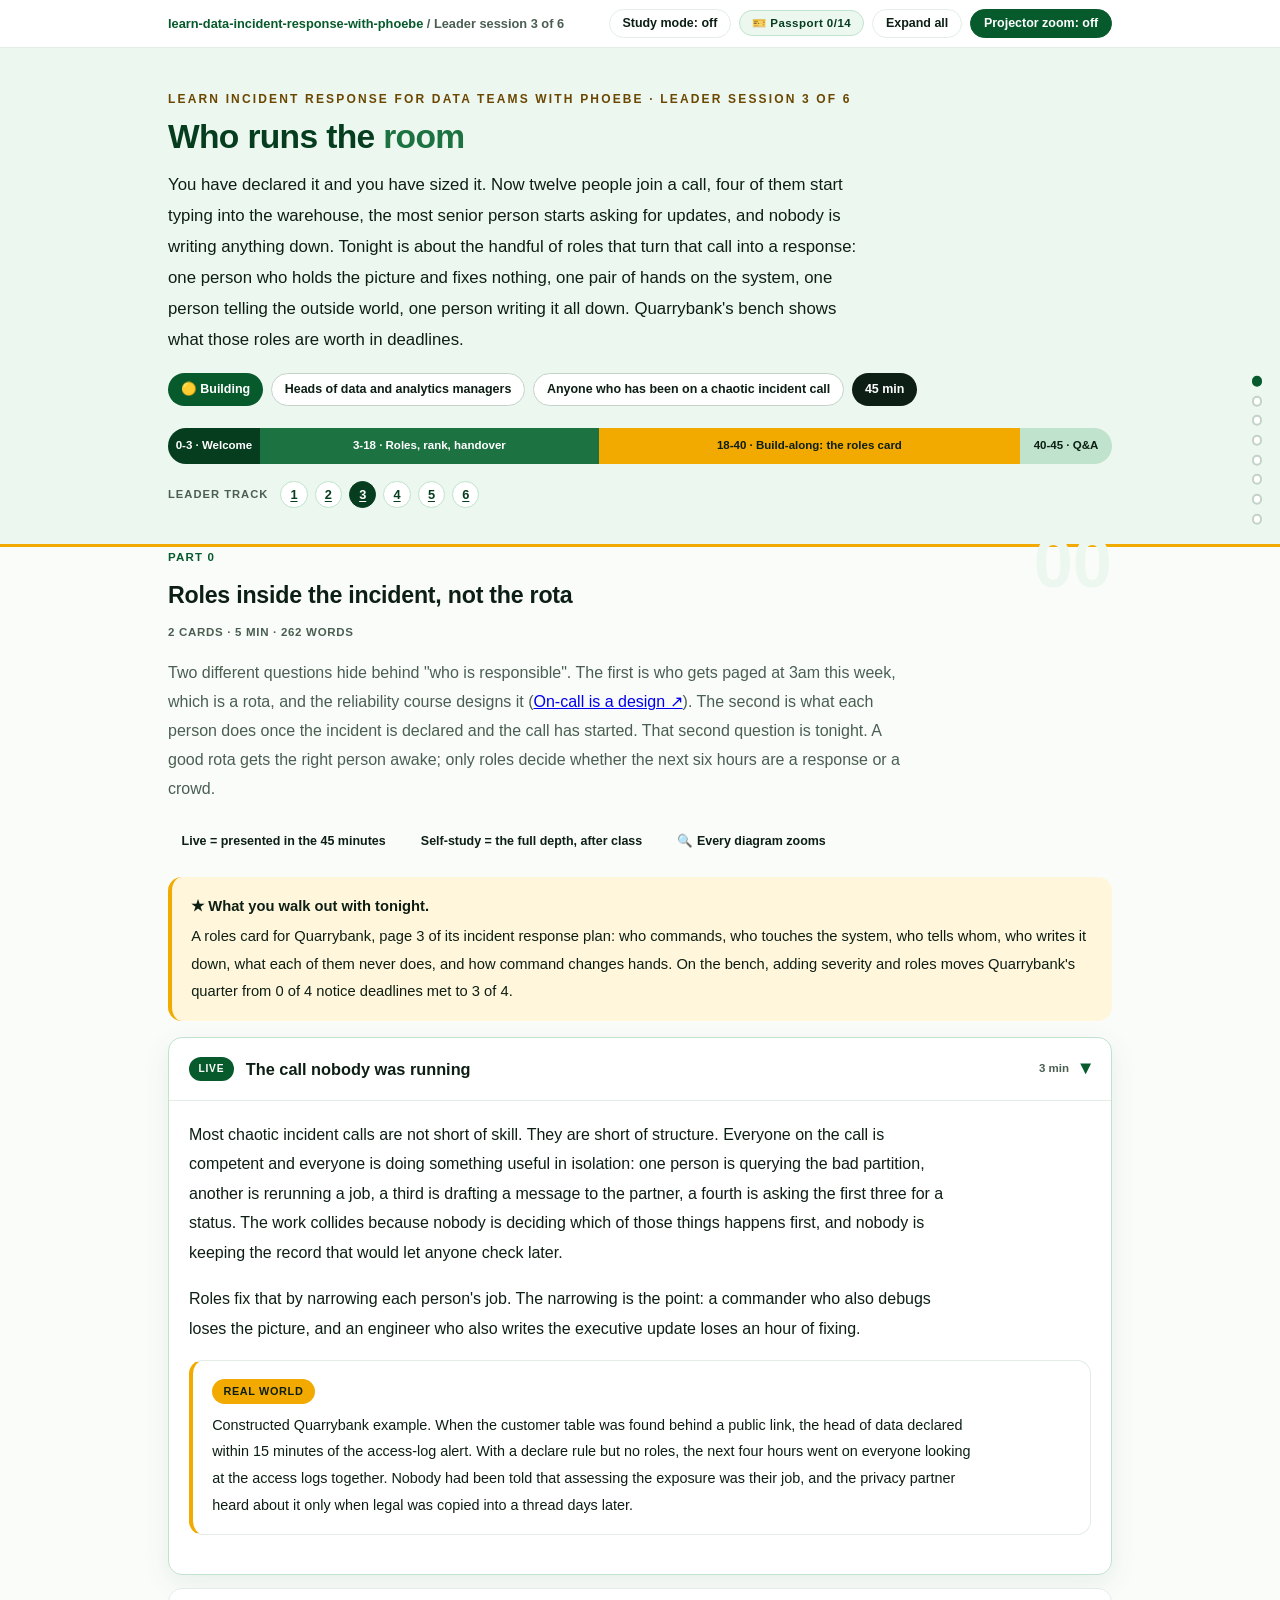
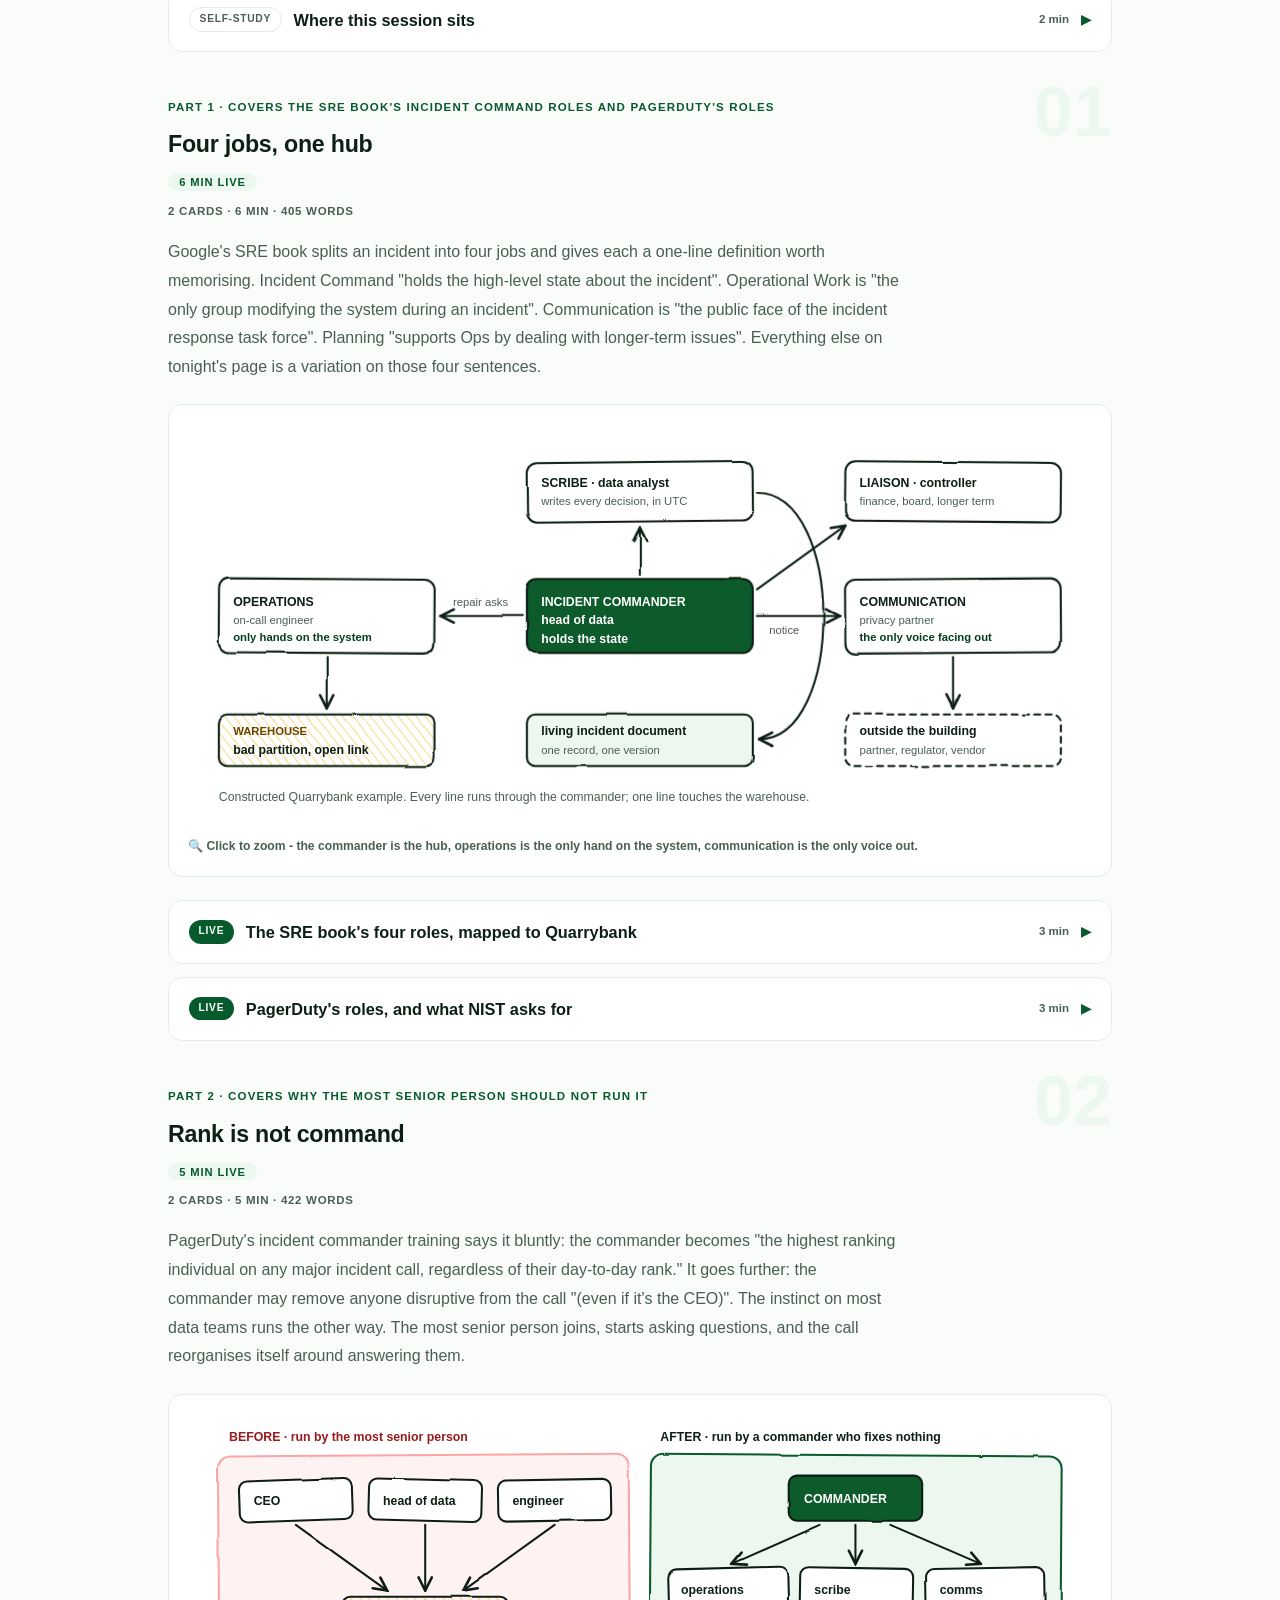
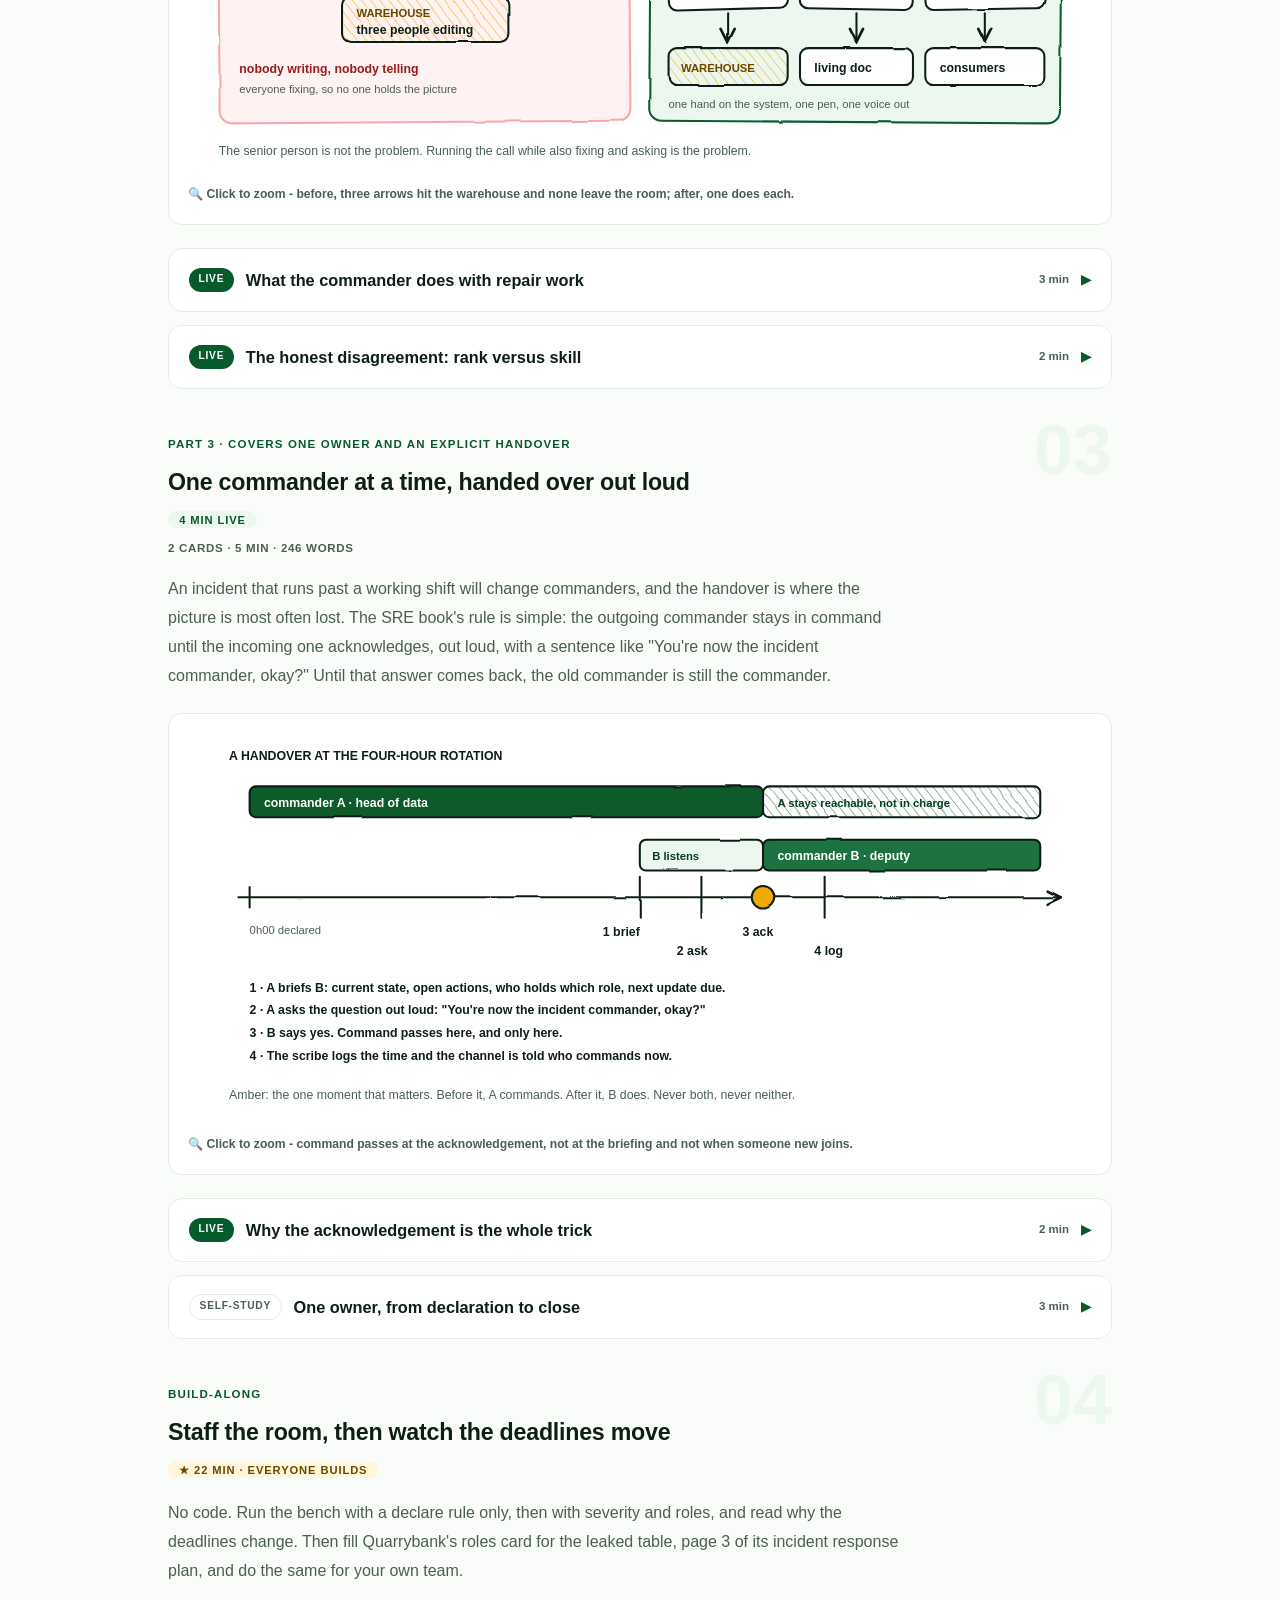
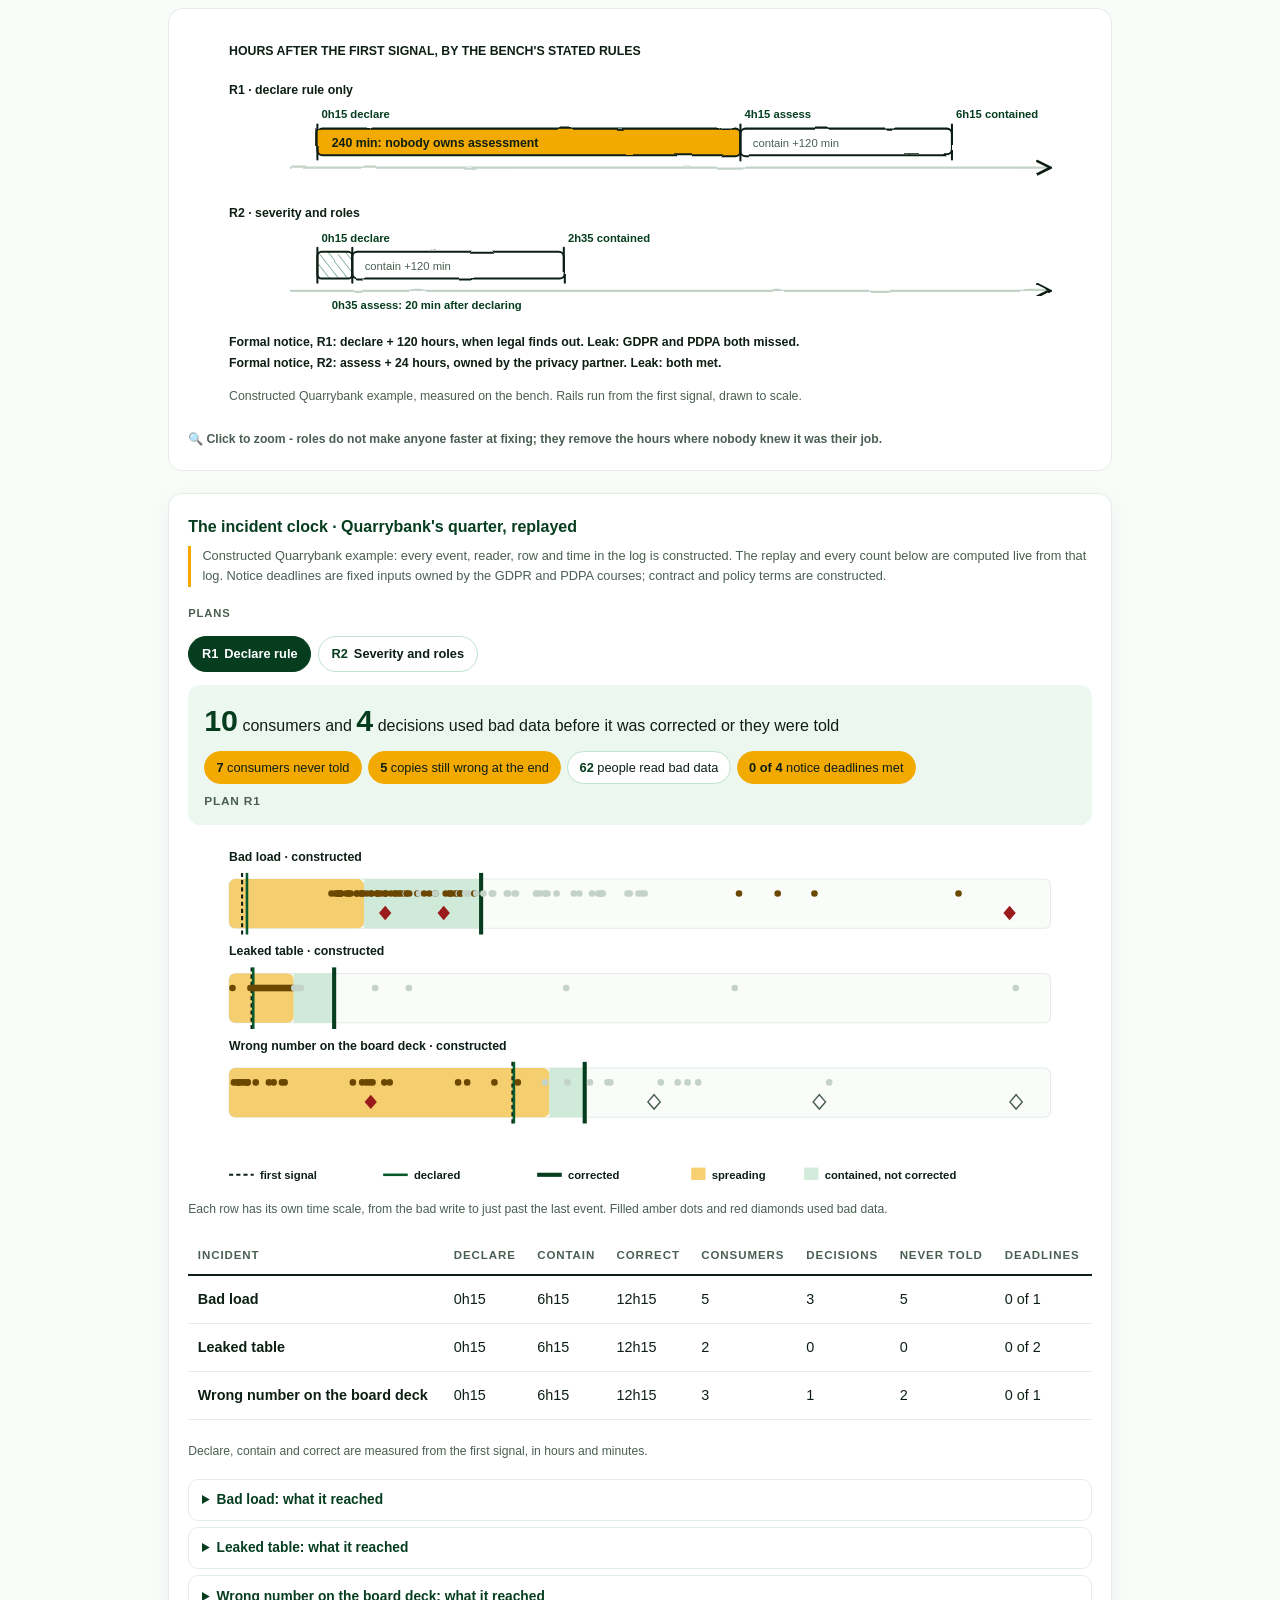
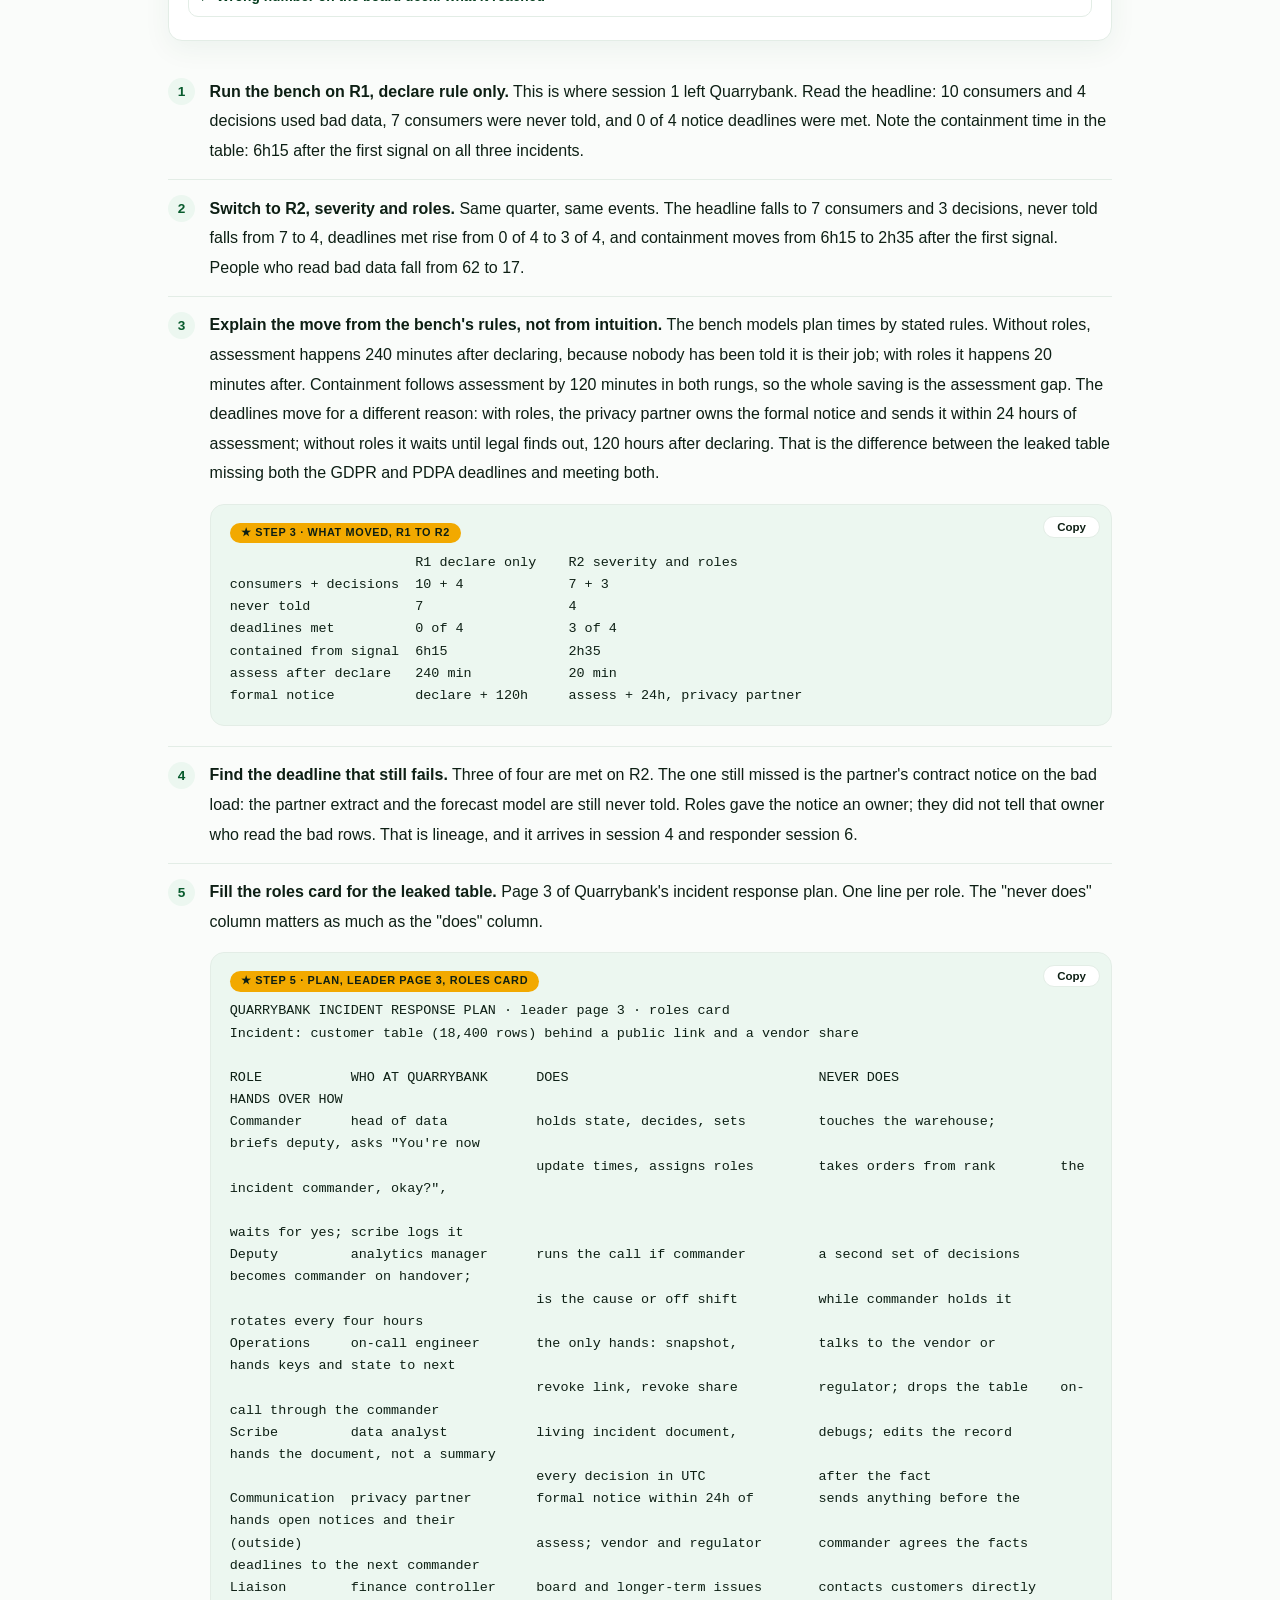
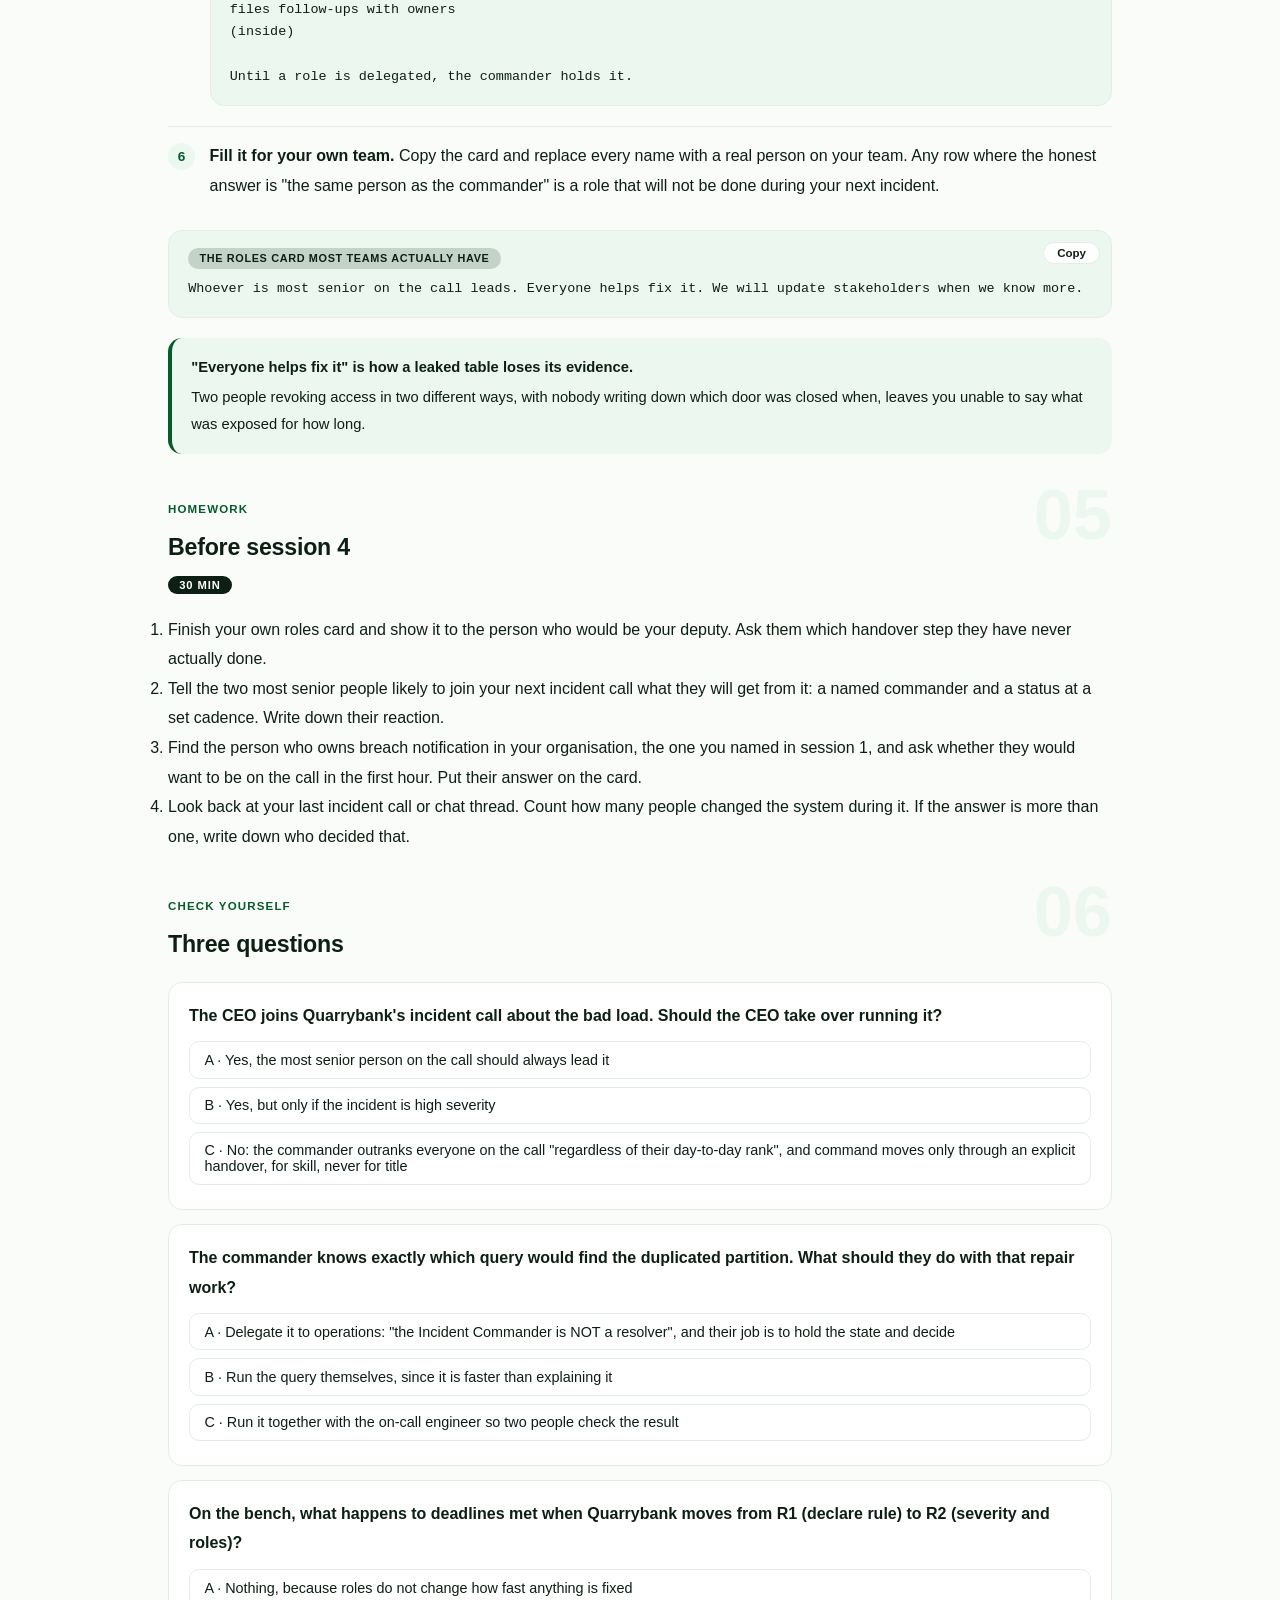
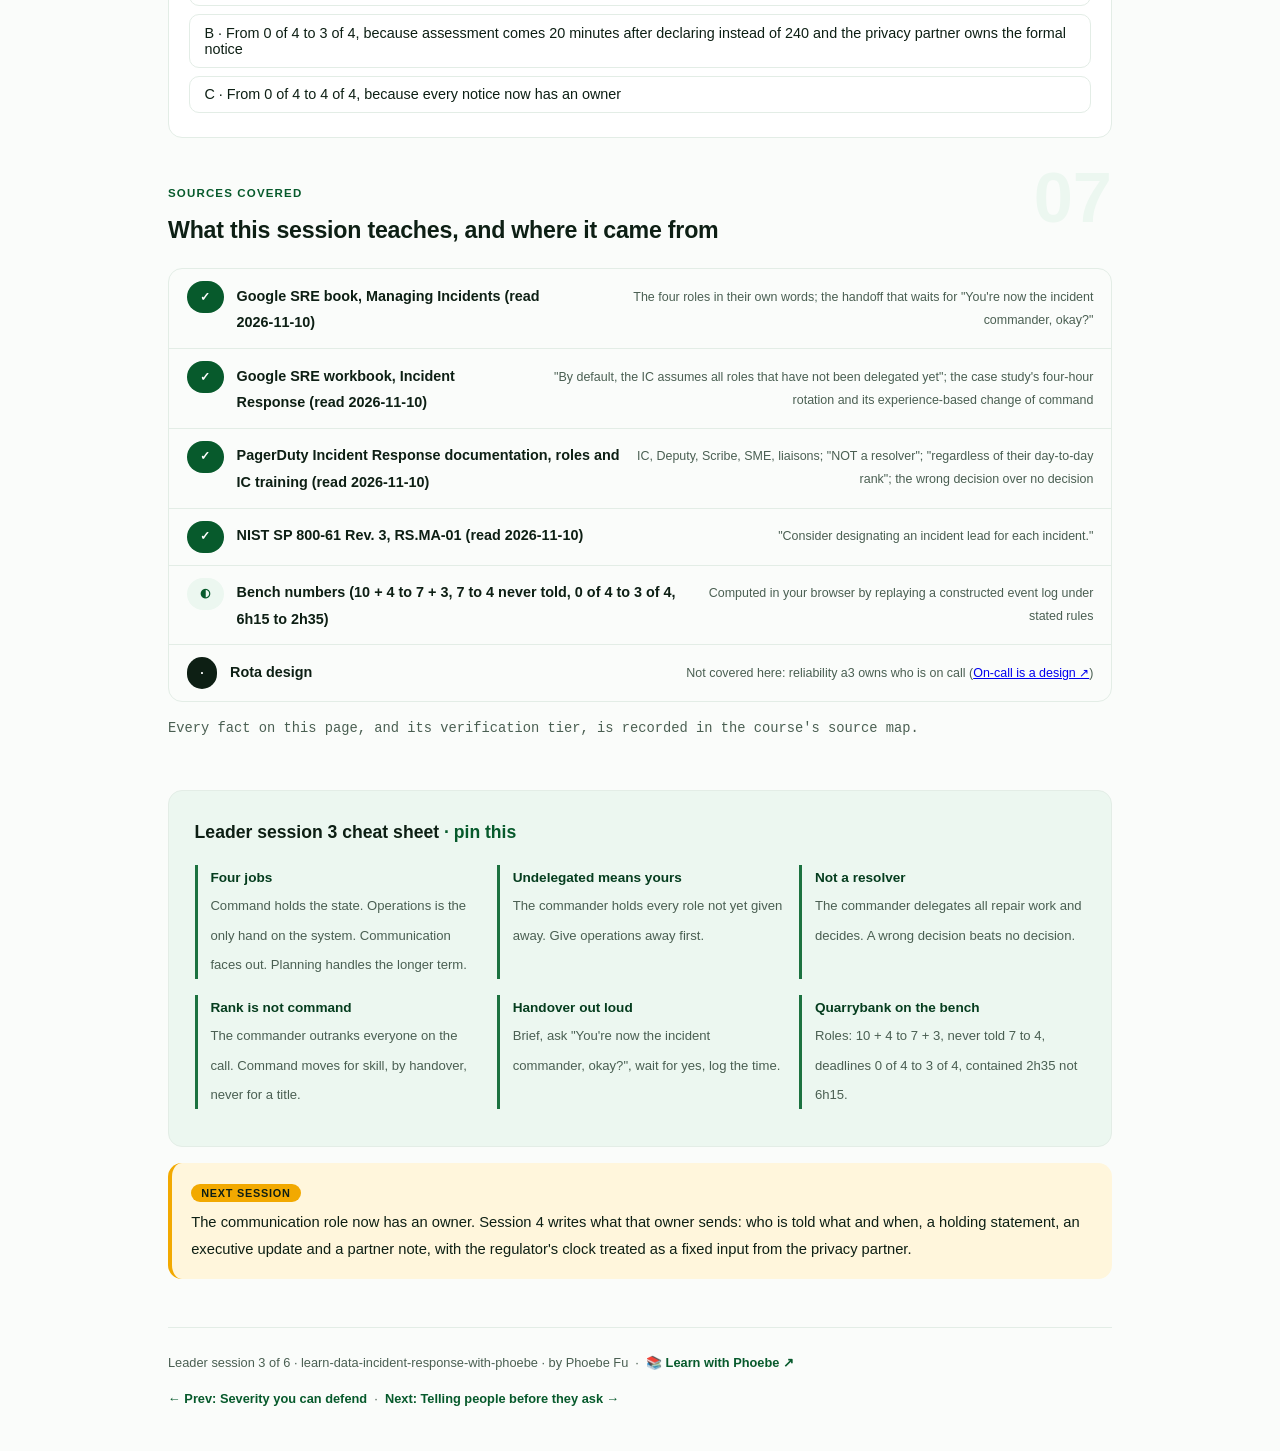
<file: courses/a3-who-runs-the-room.html>
<!DOCTYPE html>
<html lang="en">
<head>
<meta charset="UTF-8">
<meta name="viewport" content="width=device-width, initial-scale=1.0">
<!-- social:start -->
<meta name="description" content="Leader session 3 of 6. Who runs the room in a data incident: a commander who fixes nothing, one pair of hands on the system, a scribe and an owner for every notice. On the bench, roles take Quarrybank from 0 of 4 deadlines met to 3 of 4.">
<meta property="og:type" content="article">
<meta property="og:site_name" content="Learn with Phoebe">
<meta property="og:title" content="Who runs the room - learn incident response for data teams with phoebe">
<meta property="og:description" content="Leader session 3 of 6. Incident roles, why rank does not decide command, and a handover that is acknowledged out loud.">
<meta property="og:url" content="https://phoebefu6.github.io/learn-data-incident-response-with-phoebe/courses/a3-who-runs-the-room.html">
<meta property="og:image" content="https://phoebefu6.github.io/learn-data-incident-response-with-phoebe/assets/og-cover.png">
<meta property="og:image:width" content="1200">
<meta property="og:image:height" content="630">
<meta name="twitter:card" content="summary_large_image">
<meta name="twitter:title" content="Who runs the room - learn incident response for data teams with phoebe">
<meta name="twitter:description" content="The most senior person on the call should usually not be running it. Here is who should, and what that changes.">
<meta name="twitter:image" content="https://phoebefu6.github.io/learn-data-incident-response-with-phoebe/assets/og-cover.png">
<!-- social:end -->
<title>Leader session 3 · Who runs the room - learn incident response for data teams with phoebe</title>
<link rel="stylesheet" href="../assets/style.css?v=3">
</head>
<body>

<div class="toolbar">
  <div class="wrap">
    <span class="crumb"><a href="../index.html">learn-data-incident-response-with-phoebe</a> / Leader session 3 of 6</span>
    <button class="btn" id="toggle-all" type="button">Expand all</button>
    <button class="btn primary" id="zoom-toggle" type="button">Projector zoom: off</button>
  </div>
</div>

<header class="masthead">
  <div class="wrap">
    <div class="eyebrow">Learn Incident Response for Data Teams with Phoebe · Leader session 3 of 6</div>
    <h1>Who runs the <span class="accent">room</span></h1>
    <p class="sub">You have declared it and you have sized it. Now twelve people join a call, four of them start typing into the warehouse, the most senior person starts asking for updates, and nobody is writing anything down. Tonight is about the handful of roles that turn that call into a response: one person who holds the picture and fixes nothing, one pair of hands on the system, one person telling the outside world, one person writing it all down. Quarrybank's bench shows what those roles are worth in deadlines.</p>
    <div class="chip-row">
      <span class="chip level">🟡 Building</span>
      <span class="chip audience">Heads of data and analytics managers</span>
      <span class="chip audience">Anyone who has been on a chaotic incident call</span>
      <span class="chip time">45 min</span>
    </div>
    <div class="agenda">
      <span class="a1" style="flex:1">0-3 · Welcome</span>
      <span class="a2" style="flex:4">3-18 · Roles, rank, handover</span>
      <span class="a3" style="flex:5">18-40 · Build-along: the roles card</span>
      <span class="a4" style="flex:1">40-45 · Q&amp;A</span>
    </div>
  </div>
</header>

<main class="wrap">

  <!-- ============ INTRO ============ -->
  <section class="section" id="intro">
    <div class="section-kicker">
      <span class="klabel">Part 0</span>
      <h2>Roles inside the incident, not the rota</h2>
    </div>
    <p class="lede">Two different questions hide behind "who is responsible". The first is who gets paged at 3am this week, which is a rota, and the reliability course designs it (<a href="https://phoebefu6.github.io/learn-data-reliability-with-phoebe/courses/a3-on-call-is-a-design.html">On-call is a design ↗</a>). The second is what each person does once the incident is declared and the call has started. That second question is tonight. A good rota gets the right person awake; only roles decide whether the next six hours are a response or a crowd.</p>

    <div class="legend">
      <span class="pill">Live = presented in the 45 minutes</span>
      <span class="pill">Self-study = the full depth, after class</span>
      <span class="pill">🔍 Every diagram zooms</span>
    </div>

    <div class="callout win">
      <p><strong>★ What you walk out with tonight.</strong> A roles card for Quarrybank, page 3 of its incident response plan: who commands, who touches the system, who tells whom, who writes it down, what each of them never does, and how command changes hands. On the bench, adding severity and roles moves Quarrybank's quarter from 0 of 4 notice deadlines met to 3 of 4.</p>
    </div>

    <details class="card" open>
      <summary><span class="mode live">Live</span>The call nobody was running<span class="mini">3 min</span><span class="caret">▶</span></summary>
      <div class="body">
        <p>Most chaotic incident calls are not short of skill. They are short of structure. Everyone on the call is competent and everyone is doing something useful in isolation: one person is querying the bad partition, another is rerunning a job, a third is drafting a message to the partner, a fourth is asking the first three for a status. The work collides because nobody is deciding which of those things happens first, and nobody is keeping the record that would let anyone check later.</p>
        <p>Roles fix that by narrowing each person's job. The narrowing is the point: a commander who also debugs loses the picture, and an engineer who also writes the executive update loses an hour of fixing.</p>
        <div class="callout example">
          <span class="ex-pill">Real world</span>
          <p>Constructed Quarrybank example. When the customer table was found behind a public link, the head of data declared within 15 minutes of the access-log alert. With a declare rule but no roles, the next four hours went on everyone looking at the access logs together. Nobody had been told that assessing the exposure was their job, and the privacy partner heard about it only when legal was copied into a thread days later.</p>
        </div>
      </div>
    </details>

    <details class="card">
      <summary><span class="mode self">Self-study</span>Where this session sits<span class="mini">2 min</span><span class="caret">▶</span></summary>
      <div class="body">
        <ul>
          <li><strong>Session 1</strong> gave Quarrybank a declare rule, so the clock starts at the first signal.</li>
          <li><strong>Session 2</strong> gave it a severity matrix, so the declaration wakes the right number of people.</li>
          <li><strong>Tonight</strong> decides what those people do once they are awake.</li>
          <li><strong>Session 4</strong> writes what the communication role actually sends, and when.</li>
          <li><strong>The responder track</strong> covers the operations role's hands-on work: the timeline, the trace, containment and correction.</li>
        </ul>
      </div>
    </details>
  </section>

  <!-- ============ PART 1 ============ -->
  <section class="section" id="part-1">
    <div class="section-kicker">
      <span class="klabel">Part 1 · covers the SRE book's incident command roles and PagerDuty's roles</span>
      <h2>Four jobs, one hub</h2>
      <span class="tag concept">6 min live</span>
    </div>
    <p class="lede">Google's SRE book splits an incident into four jobs and gives each a one-line definition worth memorising. Incident Command "holds the high-level state about the incident". Operational Work is "the only group modifying the system during an incident". Communication is "the public face of the incident response task force". Planning "supports Ops by dealing with longer-term issues". Everything else on tonight's page is a variation on those four sentences.</p>

    <figure class="zoomable">
      <svg viewBox="0 0 880 390" xmlns="http://www.w3.org/2000/svg" role="img" aria-label="Quarrybank's incident room as a hub. The incident commander, the head of data, sits in the middle and holds the state. On the left, operations, the on-call engineer, is the only person whose arrow reaches the warehouse with the bad data. On the right, communication, the privacy partner, is the only arrow out to the partner and regulator. At the top the scribe, a data analyst, records every decision into the living incident document at the bottom. The finance controller is a liaison for the board and longer-term issues. Every line runs through the commander.">
        <defs>
          <filter id="ia3aSk" x="-3%" y="-3%" width="106%" height="106%"><feTurbulence type="fractalNoise" baseFrequency="0.02" numOctaves="2" seed="11" result="n"/><feDisplacementMap in="SourceGraphic" in2="n" scale="2.4" xChannelSelector="R" yChannelSelector="G"/></filter>
          <pattern id="ia3aHc" patternUnits="userSpaceOnUse" width="7" height="7" patternTransform="rotate(-38)"><line x1="0" y1="0" x2="0" y2="7" stroke="#F2A900" stroke-width="1.4" opacity=".7"/></pattern>
          <marker id="ia3aAr" viewBox="0 0 10 10" refX="9" refY="5" markerWidth="8" markerHeight="8" orient="auto"><path d="M1 1 L9 5 L1 9" fill="none" stroke="#0D1F14" stroke-width="1.6" stroke-linecap="round"/></marker>
        </defs>
        <style>
          .ia3aH { font: 800 12px Inter, sans-serif; fill: #0D1F14; }
          .ia3aL { font: 600 12px Inter, sans-serif; fill: #0D1F14; }
          .ia3aS { font: 400 11px Inter, sans-serif; fill: #4A5F52; }
          .ia3aB { font: 800 11px Inter, sans-serif; fill: #6B4700; }
          .ia3aW { font: 800 12px Inter, sans-serif; fill: #FFFFFF; }
          .ia3aA { font: 700 11px Inter, sans-serif; fill: #053D1E; }
          .ia3aN { font: 400 12px Inter, sans-serif; fill: #4A5F52; }
        </style>

        <g filter="url(#ia3aSk)" fill="none" stroke="#0D1F14" stroke-width="2" stroke-linecap="round" stroke-linejoin="round">
          <rect x="330" y="36" width="220" height="58" rx="10" fill="#FFFFFF" transform="rotate(-0.6 440 65)"/>
          <rect x="640" y="36" width="210" height="58" rx="10" fill="#FFFFFF" transform="rotate(0.5 745 65)"/>
          <rect x="30" y="150" width="210" height="72" rx="10" fill="#FFFFFF" transform="rotate(0.4 135 186)"/>
          <rect x="330" y="150" width="220" height="72" rx="10" fill="#075A2C"/>
          <rect x="640" y="150" width="210" height="72" rx="10" fill="#FFFFFF" transform="rotate(-0.4 745 186)"/>
          <rect x="30" y="282" width="210" height="50" rx="8" fill="url(#ia3aHc)"/>
          <rect x="330" y="282" width="220" height="50" rx="8" fill="#ECF7F0"/>
          <rect x="640" y="282" width="210" height="50" rx="8" fill="#FFFFFF" stroke-dasharray="6 5"/>

          <path d="M326 186 L246 186" marker-end="url(#ia3aAr)"/>
          <path d="M554 186 L634 186" marker-end="url(#ia3aAr)"/>
          <path d="M440 146 L440 100" marker-end="url(#ia3aAr)"/>
          <path d="M554 160 L640 98" marker-end="url(#ia3aAr)"/>
          <path d="M135 226 L135 276" marker-end="url(#ia3aAr)"/>
          <path d="M745 226 L745 276" marker-end="url(#ia3aAr)"/>
          <path d="M554 66 C640 66 640 306 556 306" marker-end="url(#ia3aAr)"/>
        </g>

        <text class="ia3aL" x="344" y="60">SCRIBE · data analyst</text>
        <text class="ia3aS" x="344" y="78">writes every decision, in UTC</text>
        <text class="ia3aL" x="654" y="60">LIAISON · controller</text>
        <text class="ia3aS" x="654" y="78">finance, board, longer term</text>

        <text class="ia3aL" x="44" y="176">OPERATIONS</text>
        <text class="ia3aS" x="44" y="194">on-call engineer</text>
        <text class="ia3aA" x="44" y="210">only hands on the system</text>
        <text class="ia3aW" x="344" y="176">INCIDENT COMMANDER</text>
        <text class="ia3aW" x="344" y="194">head of data</text>
        <text class="ia3aW" x="344" y="212">holds the state</text>
        <text class="ia3aL" x="654" y="176">COMMUNICATION</text>
        <text class="ia3aS" x="654" y="194">privacy partner</text>
        <text class="ia3aA" x="654" y="210">the only voice facing out</text>

        <text class="ia3aS" x="258" y="176">repair asks</text>
        <text class="ia3aS" x="566" y="204">notice</text>

        <text class="ia3aB" x="44" y="302">WAREHOUSE</text>
        <text class="ia3aL" x="44" y="320">bad partition, open link</text>
        <text class="ia3aL" x="344" y="302">living incident document</text>
        <text class="ia3aS" x="344" y="320">one record, one version</text>
        <text class="ia3aL" x="654" y="302">outside the building</text>
        <text class="ia3aS" x="654" y="320">partner, regulator, vendor</text>

        <text class="ia3aN" x="30" y="366">Constructed Quarrybank example. Every line runs through the commander; one line touches the warehouse.</text>
      </svg>
      <figcaption>🔍 Click to zoom - the commander is the hub, operations is the only hand on the system, communication is the only voice out.</figcaption>
    </figure>

    <details class="card">
      <summary><span class="mode live">Live</span>The SRE book's four roles, mapped to Quarrybank<span class="mini">3 min</span><span class="caret">▶</span></summary>
      <div class="body">
        <table class="clean">
          <thead><tr><th>Role</th><th>SRE book, in its words</th><th>Quarrybank</th></tr></thead>
          <tbody>
            <tr><td><strong>Incident Command</strong></td><td>"holds the high-level state about the incident"</td><td>The head of data, by default, unless the rota says otherwise</td></tr>
            <tr><td><strong>Operational Work</strong></td><td>"the only group modifying the system during an incident"</td><td>The on-call analytics engineer, plus anyone the commander adds to that group by name</td></tr>
            <tr><td><strong>Communication</strong></td><td>"the public face of the incident response task force"</td><td>The privacy partner for anything leaving the building; the commander's own updates inside it</td></tr>
            <tr><td><strong>Planning</strong></td><td>"supports Ops by dealing with longer-term issues"</td><td>The finance controller on a decision incident; otherwise a second engineer filing follow-ups</td></tr>
          </tbody>
        </table>
        <p>The word "only" in the operations line carries the most weight. A data incident has a special way of getting worse: two people fixing the same table. One reruns the load while the other deletes the duplicated partition, and the evidence of what was wrong disappears between them.</p>
        <p>The SRE workbook adds the rule that makes this work on a small team: "By default, the IC assumes all roles that have not been delegated yet." On a quiet night that means one person holds everything. The commander's job is then to give roles away as soon as a second person arrives, starting with operations, so their own hands come off the keyboard.</p>
      </div>
    </details>

    <details class="card">
      <summary><span class="mode live">Live</span>PagerDuty's roles, and what NIST asks for<span class="mini">3 min</span><span class="caret">▶</span></summary>
      <div class="body">
        <p>PagerDuty's public incident response documentation names a slightly longer list: Incident Commander, Deputy, Scribe, Subject Matter Expert, Customer Liaison and Internal Liaison. The Scribe "documents the timeline of an incident as it progresses". The Deputy backs up the commander and takes over if needed. The Subject Matter Experts are the people who actually fix things. The two liaisons split the SRE book's communication role into an outward face and an inward one.</p>
        <p>For a data team, the split is useful. Quarrybank's outward voice on the leaked table must be the privacy partner, because what is said to a regulator or a vendor has legal weight. The inward voice, to regional managers and the 40 people on the sales email, can be the commander or a delegate.</p>
        <p>NIST's guidance asks for less, and it asks it quietly. RS.MA-01 C1: "Consider designating an incident lead for each incident." One named lead is the floor. Everything above is how you scale that lead when one person cannot hold it.</p>
        <div class="callout tip">
          <p><strong>Name roles, not titles.</strong> The roles card says "commander", not "head of data". The head of data is the default holder, and the card says how command passes when they are asleep, on leave, or the cause of the incident.</p>
        </div>
      </div>
    </details>
  </section>

  <!-- ============ PART 2 ============ -->
  <section class="section" id="part-2">
    <div class="section-kicker">
      <span class="klabel">Part 2 · covers why the most senior person should not run it</span>
      <h2>Rank is not command</h2>
      <span class="tag concept">5 min live</span>
    </div>
    <p class="lede">PagerDuty's incident commander training says it bluntly: the commander becomes "the highest ranking individual on any major incident call, regardless of their day-to-day rank." It goes further: the commander may remove anyone disruptive from the call "(even if it's the CEO)". The instinct on most data teams runs the other way. The most senior person joins, starts asking questions, and the call reorganises itself around answering them.</p>

    <figure class="zoomable">
      <svg viewBox="0 0 880 350" xmlns="http://www.w3.org/2000/svg" role="img" aria-label="Two panels. Before, in red: the call is run by the most senior person. The CEO, the head of data and the engineer all have arrows into the warehouse; nobody is writing and nobody is telling anyone outside. After, in green: a commander who fixes nothing sits at the top with three arrows down, to operations, the only arrow into the warehouse, to the scribe, who writes the living document, and to communication, who tells the consumers.">
        <defs>
          <filter id="ia3bSk" x="-3%" y="-3%" width="106%" height="106%"><feTurbulence type="fractalNoise" baseFrequency="0.02" numOctaves="2" seed="23" result="n"/><feDisplacementMap in="SourceGraphic" in2="n" scale="2.4" xChannelSelector="R" yChannelSelector="G"/></filter>
          <pattern id="ia3bHc" patternUnits="userSpaceOnUse" width="7" height="7" patternTransform="rotate(-38)"><line x1="0" y1="0" x2="0" y2="7" stroke="#F2A900" stroke-width="1.4" opacity=".7"/></pattern>
          <marker id="ia3bAr" viewBox="0 0 10 10" refX="9" refY="5" markerWidth="8" markerHeight="8" orient="auto"><path d="M1 1 L9 5 L1 9" fill="none" stroke="#0D1F14" stroke-width="1.6" stroke-linecap="round"/></marker>
        </defs>
        <style>
          .ia3bH { font: 800 12px Inter, sans-serif; fill: #0D1F14; }
          .ia3bL { font: 600 12px Inter, sans-serif; fill: #0D1F14; }
          .ia3bS { font: 400 11px Inter, sans-serif; fill: #4A5F52; }
          .ia3bB { font: 800 11px Inter, sans-serif; fill: #6B4700; }
          .ia3bR { font: 800 12px Inter, sans-serif; fill: #991B1B; }
          .ia3bW { font: 800 12px Inter, sans-serif; fill: #FFFFFF; }
          .ia3bN { font: 400 12px Inter, sans-serif; fill: #4A5F52; }
        </style>

        <text class="ia3bR" x="40" y="26">BEFORE · run by the most senior person</text>
        <text class="ia3bH" x="460" y="26">AFTER · run by a commander who fixes nothing</text>

        <g filter="url(#ia3bSk)" fill="none" stroke="#0D1F14" stroke-width="2" stroke-linecap="round" stroke-linejoin="round">
          <rect x="30" y="40" width="400" height="260" rx="12" transform="rotate(-0.4 230 170)" fill="#FEF2F2" stroke="#FCA5A5"/>
          <rect x="450" y="40" width="400" height="260" rx="12" transform="rotate(0.4 650 170)" fill="#ECF7F0" stroke="#075A2C"/>

          <rect x="50" y="64" width="110" height="40" rx="8" fill="#FFFFFF" transform="rotate(-2 105 84)"/>
          <rect x="176" y="64" width="110" height="40" rx="8" fill="#FFFFFF" transform="rotate(1.5 231 84)"/>
          <rect x="302" y="64" width="110" height="40" rx="8" fill="#FFFFFF" transform="rotate(-1 357 84)"/>
          <path d="M105 108 L194 172" marker-end="url(#ia3bAr)"/>
          <path d="M231 108 L231 172" marker-end="url(#ia3bAr)"/>
          <path d="M357 108 L268 172" marker-end="url(#ia3bAr)"/>
          <rect x="150" y="178" width="162" height="44" rx="8" fill="url(#ia3bHc)"/>

          <rect x="585" y="60" width="130" height="44" rx="8" fill="#075A2C"/>
          <path d="M616 108 L530 146" marker-end="url(#ia3bAr)"/>
          <path d="M650 108 L650 146" marker-end="url(#ia3bAr)"/>
          <path d="M684 108 L772 146" marker-end="url(#ia3bAr)"/>
          <rect x="468" y="150" width="116" height="40" rx="8" fill="#FFFFFF" transform="rotate(-1.5 526 170)"/>
          <rect x="596" y="150" width="110" height="40" rx="8" fill="#FFFFFF" transform="rotate(1 651 170)"/>
          <rect x="718" y="150" width="116" height="40" rx="8" fill="#FFFFFF" transform="rotate(-1 776 170)"/>
          <path d="M526 194 L526 222" marker-end="url(#ia3bAr)"/>
          <path d="M651 194 L651 222" marker-end="url(#ia3bAr)"/>
          <path d="M776 194 L776 222" marker-end="url(#ia3bAr)"/>
          <rect x="468" y="228" width="116" height="36" rx="8" fill="url(#ia3bHc)"/>
          <rect x="596" y="228" width="110" height="36" rx="8" fill="#FFFFFF"/>
          <rect x="718" y="228" width="116" height="36" rx="8" fill="#FFFFFF"/>
        </g>

        <text class="ia3bL" x="64" y="89">CEO</text>
        <text class="ia3bL" x="190" y="89">head of data</text>
        <text class="ia3bL" x="316" y="89">engineer</text>
        <text class="ia3bB" x="164" y="198">WAREHOUSE</text>
        <text class="ia3bL" x="164" y="214">three people editing</text>
        <text class="ia3bR" x="50" y="252">nobody writing, nobody telling</text>
        <text class="ia3bS" x="50" y="272">everyone fixing, so no one holds the picture</text>

        <text class="ia3bW" x="600" y="87">COMMANDER</text>
        <text class="ia3bL" x="480" y="175">operations</text>
        <text class="ia3bL" x="610" y="175">scribe</text>
        <text class="ia3bL" x="732" y="175">comms</text>
        <text class="ia3bB" x="480" y="251">WAREHOUSE</text>
        <text class="ia3bL" x="610" y="251">living doc</text>
        <text class="ia3bL" x="732" y="251">consumers</text>
        <text class="ia3bS" x="468" y="286">one hand on the system, one pen, one voice out</text>

        <text class="ia3bN" x="30" y="332">The senior person is not the problem. Running the call while also fixing and asking is the problem.</text>
      </svg>
      <figcaption>🔍 Click to zoom - before, three arrows hit the warehouse and none leave the room; after, one does each.</figcaption>
    </figure>

    <details class="card">
      <summary><span class="mode live">Live</span>What the commander does with repair work<span class="mini">3 min</span><span class="caret">▶</span></summary>
      <div class="body">
        <p>PagerDuty's roles page has the shortest rule on the subject: "Delegate all repair actions, the Incident Commander is NOT a resolver." The capital letters are theirs, and they are there because the temptation is constant. The commander usually knows the system well, often better than the engineer at the keyboard. The moment they open a query window, though, the picture they were holding stops being updated, and the call has no centre.</p>
        <p>The training also says what the commander does instead: decide. "Making the "wrong" decision is better than making no decision." On a data call the decisions are concrete: pause the partner extract or not, revoke the public link now or after a snapshot, tell the 40 sales-email recipients tonight or in the morning. A commander who decides and logs the reason can be corrected later. A call that never decides keeps spreading the data while it debates.</p>
        <div class="callout example">
          <span class="ex-pill">Real world</span>
          <p>Constructed Quarrybank example. On the bad load, the CEO joined the call within the hour, as most leaders would. In the version without roles, the call became a series of answers to the CEO's questions while three people queried the same partition. In the version with roles, the head of data, as commander, gave the CEO a two-line status, named the on-call engineer as the only person touching the warehouse, and asked the CEO to hold questions for the next scheduled update.</p>
        </div>
      </div>
    </details>

    <details class="card">
      <summary><span class="mode live">Live</span>The honest disagreement: rank versus skill<span class="mini">2 min</span><span class="caret">▶</span></summary>
      <div class="body">
        <p>None of this means command never moves to someone more senior. PagerDuty's training is careful: "the arrival of a more qualified person does NOT necessarily mean a change in incident command." Not necessarily is not never. And the SRE workbook's own case study shows command passing to a more experienced SRE during the incident, deliberately, because their experience was what the incident needed.</p>
        <p>So the two sources are not saying the same thing, and it is worth being exact about where they differ. PagerDuty's rule is about rank: a title does not take command. The workbook shows that experience can be a good reason to hand command over. The workbook does not set a rule about seniority either way. Read together, the working norm is: command can move for skill, through an explicit handover, and never because someone important has joined the call.</p>
        <div class="callout tip">
          <p><strong>Give your CEO a seat, not the chair.</strong> Before the next incident, tell senior leaders what they will get: a status at a set cadence and a named commander. Most senior people interrupt a call because they do not know when the next update is coming.</p>
        </div>
      </div>
    </details>
  </section>

  <!-- ============ PART 3 ============ -->
  <section class="section" id="part-3">
    <div class="section-kicker">
      <span class="klabel">Part 3 · covers one owner and an explicit handover</span>
      <h2>One commander at a time, handed over out loud</h2>
      <span class="tag concept">4 min live</span>
    </div>
    <p class="lede">An incident that runs past a working shift will change commanders, and the handover is where the picture is most often lost. The SRE book's rule is simple: the outgoing commander stays in command until the incoming one acknowledges, out loud, with a sentence like "You're now the incident commander, okay?" Until that answer comes back, the old commander is still the commander.</p>

    <figure class="zoomable">
      <svg viewBox="0 0 880 380" xmlns="http://www.w3.org/2000/svg" role="img" aria-label="A handover on a timeline. Commander A holds command from the declaration. At the four-hour rotation, A briefs B, then asks: you're now the incident commander, okay? B acknowledges, and only at the acknowledgement does command pass. The scribe logs the change and announces it. A stays reachable after handing over. There is never a moment with two commanders or none.">
        <defs>
          <filter id="ia3cSk" x="-3%" y="-3%" width="106%" height="106%"><feTurbulence type="fractalNoise" baseFrequency="0.02" numOctaves="2" seed="37" result="n"/><feDisplacementMap in="SourceGraphic" in2="n" scale="2.4" xChannelSelector="R" yChannelSelector="G"/></filter>
          <pattern id="ia3cHc" patternUnits="userSpaceOnUse" width="7" height="7" patternTransform="rotate(-38)"><line x1="0" y1="0" x2="0" y2="7" stroke="#075A2C" stroke-width="1.4" opacity=".6"/></pattern>
          <marker id="ia3cAr" viewBox="0 0 10 10" refX="9" refY="5" markerWidth="8" markerHeight="8" orient="auto"><path d="M1 1 L9 5 L1 9" fill="none" stroke="#0D1F14" stroke-width="1.6" stroke-linecap="round"/></marker>
        </defs>
        <style>
          .ia3cH { font: 800 12px Inter, sans-serif; fill: #0D1F14; }
          .ia3cL { font: 600 12px Inter, sans-serif; fill: #0D1F14; }
          .ia3cS { font: 400 11px Inter, sans-serif; fill: #4A5F52; }
          .ia3cW { font: 800 12px Inter, sans-serif; fill: #FFFFFF; }
          .ia3cA { font: 700 11px Inter, sans-serif; fill: #053D1E; }
          .ia3cN { font: 400 12px Inter, sans-serif; fill: #4A5F52; }
        </style>

        <text class="ia3cH" x="40" y="26">A HANDOVER AT THE FOUR-HOUR ROTATION</text>

        <g filter="url(#ia3cSk)" fill="none" stroke="#0D1F14" stroke-width="2" stroke-linecap="round" stroke-linejoin="round">
          <rect x="60" y="52" width="500" height="30" rx="6" fill="#075A2C"/>
          <rect x="560" y="52" width="270" height="30" rx="6" fill="url(#ia3cHc)"/>
          <rect x="440" y="104" width="120" height="30" rx="6" fill="#ECF7F0"/>
          <rect x="560" y="104" width="270" height="30" rx="6" fill="#1C7240"/>
          <path d="M50 160 L850 160" marker-end="url(#ia3cAr)"/>
          <path d="M60 150 L60 170"/>
          <path d="M440 140 L440 180"/>
          <path d="M500 140 L500 180"/>
          <circle cx="560" cy="160" r="11" fill="#F2A900"/>
          <path d="M620 140 L620 180"/>
        </g>

        <text class="ia3cW" x="74" y="72">commander A · head of data</text>
        <text class="ia3cA" x="574" y="72">A stays reachable, not in charge</text>
        <text class="ia3cA" x="452" y="124">B listens</text>
        <text class="ia3cW" x="574" y="124">commander B · deputy</text>

        <text class="ia3cS" x="60" y="196">0h00 declared</text>
        <text class="ia3cL" x="404" y="198">1 brief</text>
        <text class="ia3cL" x="476" y="216">2 ask</text>
        <text class="ia3cH" x="540" y="198">3 ack</text>
        <text class="ia3cL" x="610" y="216">4 log</text>

        <text class="ia3cL" x="60" y="252">1 · A briefs B: current state, open actions, who holds which role, next update due.</text>
        <text class="ia3cL" x="60" y="274">2 · A asks the question out loud: "You're now the incident commander, okay?"</text>
        <text class="ia3cL" x="60" y="296">3 · B says yes. Command passes here, and only here.</text>
        <text class="ia3cL" x="60" y="318">4 · The scribe logs the time and the channel is told who commands now.</text>

        <text class="ia3cN" x="40" y="356">Amber: the one moment that matters. Before it, A commands. After it, B does. Never both, never neither.</text>
      </svg>
      <figcaption>🔍 Click to zoom - command passes at the acknowledgement, not at the briefing and not when someone new joins.</figcaption>
    </figure>

    <details class="card">
      <summary><span class="mode live">Live</span>Why the acknowledgement is the whole trick<span class="mini">2 min</span><span class="caret">▶</span></summary>
      <div class="body">
        <p>The failure the acknowledgement prevents is quiet. The outgoing commander assumes the briefing was the handover and goes to bed. The incoming one assumes they are still being briefed and waits. For twenty minutes nobody is deciding anything, and on a data incident that is twenty minutes of the bad table being read. A single spoken question and a spoken yes closes the gap, and the scribe writing the time down makes it checkable afterwards.</p>
        <p>The SRE workbook's case study also shows the rhythm: the team rotated "on-call engineers and the IC every four hours". Long incidents are a stamina problem as much as a skill problem. A tired commander makes slower decisions, and a planned four-hour rotation means the handover is a routine rather than an emergency.</p>
      </div>
    </details>

    <details class="card">
      <summary><span class="mode self">Self-study</span>One owner, from declaration to close<span class="mini">3 min</span><span class="caret">▶</span></summary>
      <div class="body">
        <ul>
          <li><strong>One commander at a time.</strong> Not a commander and a "co-lead". Two people who both think they decide is the same as nobody deciding.</li>
          <li><strong>The deputy is the default next commander.</strong> PagerDuty's Deputy role exists so the handover has a named destination before anyone is tired.</li>
          <li><strong>The commander can be the cause.</strong> If the head of data approved the vendor share that leaked the table, command passes to the deputy at declaration. That is not a punishment; it removes a conflict from the call.</li>
          <li><strong>Close is a handover too.</strong> When the incident closes, the commander hands follow-up actions to named owners. Writing up the incident belongs to the planned runbooks and postmortems course (<a href="https://phoebefu6.github.io/learn-with-phoebe/">Learn with Phoebe hub ↗</a>).</li>
        </ul>
      </div>
    </details>
  </section>

  <!-- ============ DEMO ============ -->
  <section class="section" id="demo-1">
    <div class="section-kicker">
      <span class="klabel">Build-along</span>
      <h2>Staff the room, then watch the deadlines move</h2>
      <span class="tag demo">★ 22 min · everyone builds</span>
    </div>
    <p class="lede">No code. Run the bench with a declare rule only, then with severity and roles, and read why the deadlines change. Then fill Quarrybank's roles card for the leaked table, page 3 of its incident response plan, and do the same for your own team.</p>

    <figure class="zoomable">
      <svg viewBox="0 0 880 380" xmlns="http://www.w3.org/2000/svg" role="img" aria-label="Two timelines from the first signal, using the bench's stated rules. With a declare rule only, R1, the incident is declared at 0h15 and then waits 240 minutes because nobody owns assessment; it is assessed at 4h15 and contained at 6h15. With severity and roles, R2, it is declared at 0h15, assessed 20 minutes later at 0h35 and contained at 2h35. The formal notice moves from declare plus 120 hours, when legal finds out, to assess plus 24 hours, owned by the privacy partner.">
        <defs>
          <filter id="ia3dSk" x="-3%" y="-3%" width="106%" height="106%"><feTurbulence type="fractalNoise" baseFrequency="0.02" numOctaves="2" seed="53" result="n"/><feDisplacementMap in="SourceGraphic" in2="n" scale="2.4" xChannelSelector="R" yChannelSelector="G"/></filter>
          <pattern id="ia3dHc" patternUnits="userSpaceOnUse" width="7" height="7" patternTransform="rotate(-38)"><line x1="0" y1="0" x2="0" y2="7" stroke="#075A2C" stroke-width="1.4" opacity=".6"/></pattern>
          <marker id="ia3dAr" viewBox="0 0 10 10" refX="9" refY="5" markerWidth="8" markerHeight="8" orient="auto"><path d="M1 1 L9 5 L1 9" fill="none" stroke="#0D1F14" stroke-width="1.6" stroke-linecap="round"/></marker>
        </defs>
        <style>
          .ia3dH { font: 800 12px Inter, sans-serif; fill: #0D1F14; }
          .ia3dL { font: 600 12px Inter, sans-serif; fill: #0D1F14; }
          .ia3dS { font: 400 11px Inter, sans-serif; fill: #4A5F52; }
          .ia3dA { font: 700 11px Inter, sans-serif; fill: #053D1E; }
          .ia3dN { font: 400 12px Inter, sans-serif; fill: #4A5F52; }
        </style>

        <text class="ia3dH" x="40" y="26">HOURS AFTER THE FIRST SIGNAL, BY THE BENCH'S STATED RULES</text>

        <text class="ia3dH" x="40" y="64">R1 · declare rule only</text>
        <text class="ia3dA" x="130" y="88">0h15 declare</text>
        <text class="ia3dA" x="542" y="88">4h15 assess</text>
        <text class="ia3dA" x="748" y="88">6h15 contained</text>

        <text class="ia3dH" x="40" y="184">R2 · severity and roles</text>
        <text class="ia3dA" x="130" y="208">0h15 declare</text>
        <text class="ia3dA" x="370" y="208">2h35 contained</text>

        <g filter="url(#ia3dSk)" fill="none" stroke="#0D1F14" stroke-width="2" stroke-linecap="round" stroke-linejoin="round">
          <path d="M100 136 L840 136" stroke="#C3D3C8" marker-end="url(#ia3dAr)"/>
          <rect x="126" y="98" width="412" height="26" rx="5" fill="#F2A900"/>
          <rect x="538" y="98" width="206" height="26" rx="5" fill="#FFFFFF"/>
          <path d="M126 94 L126 128"/>
          <path d="M538 94 L538 128"/>
          <path d="M744 94 L744 128"/>

          <path d="M100 256 L840 256" stroke="#C3D3C8" marker-end="url(#ia3dAr)"/>
          <rect x="126" y="218" width="34" height="26" rx="4" fill="url(#ia3dHc)"/>
          <rect x="160" y="218" width="206" height="26" rx="5" fill="#FFFFFF"/>
          <path d="M126 214 L126 248"/>
          <path d="M160 214 L160 248"/>
          <path d="M366 214 L366 248"/>
        </g>

        <text class="ia3dL" x="140" y="116">240 min: nobody owns assessment</text>
        <text class="ia3dS" x="550" y="116">contain +120 min</text>
        <text class="ia3dS" x="172" y="236">contain +120 min</text>
        <text class="ia3dA" x="140" y="274">0h35 assess: 20 min after declaring</text>

        <text class="ia3dL" x="40" y="310">Formal notice, R1: declare + 120 hours, when legal finds out. Leak: GDPR and PDPA both missed.</text>
        <text class="ia3dL" x="40" y="330">Formal notice, R2: assess + 24 hours, owned by the privacy partner. Leak: both met.</text>

        <text class="ia3dN" x="40" y="362">Constructed Quarrybank example, measured on the bench. Rails run from the first signal, drawn to scale.</text>
      </svg>
      <figcaption>🔍 Click to zoom - roles do not make anyone faster at fixing; they remove the hours where nobody knew it was their job.</figcaption>
    </figure>

    <div data-ird-bench="lite" data-presets="r1,r2" data-start="r1"></div>

    <div class="steps">
      <div class="step">
        <p><strong>Run the bench on R1, declare rule only.</strong> This is where session 1 left Quarrybank. Read the headline: 10 consumers and 4 decisions used bad data, 7 consumers were never told, and 0 of 4 notice deadlines were met. Note the containment time in the table: 6h15 after the first signal on all three incidents.</p>
      </div>
      <div class="step">
        <p><strong>Switch to R2, severity and roles.</strong> Same quarter, same events. The headline falls to 7 consumers and 3 decisions, never told falls from 7 to 4, deadlines met rise from 0 of 4 to 3 of 4, and containment moves from 6h15 to 2h35 after the first signal. People who read bad data fall from 62 to 17.</p>
      </div>
      <div class="step">
        <p><strong>Explain the move from the bench's rules, not from intuition.</strong> The bench models plan times by stated rules. Without roles, assessment happens 240 minutes after declaring, because nobody has been told it is their job; with roles it happens 20 minutes after. Containment follows assessment by 120 minutes in both rungs, so the whole saving is the assessment gap. The deadlines move for a different reason: with roles, the privacy partner owns the formal notice and sends it within 24 hours of assessment; without roles it waits until legal finds out, 120 hours after declaring. That is the difference between the leaked table missing both the GDPR and PDPA deadlines and meeting both.</p>
        <div class="prompt-box good"><span class="label">★ Step 3 · what moved, R1 to R2</span>                       R1 declare only    R2 severity and roles
consumers + decisions  10 + 4             7 + 3
never told             7                  4
deadlines met          0 of 4             3 of 4
contained from signal  6h15               2h35
assess after declare   240 min            20 min
formal notice          declare + 120h     assess + 24h, privacy partner</div>
      </div>
      <div class="step">
        <p><strong>Find the deadline that still fails.</strong> Three of four are met on R2. The one still missed is the partner's contract notice on the bad load: the partner extract and the forecast model are still never told. Roles gave the notice an owner; they did not tell that owner who read the bad rows. That is lineage, and it arrives in session 4 and responder session 6.</p>
      </div>
      <div class="step">
        <p><strong>Fill the roles card for the leaked table.</strong> Page 3 of Quarrybank's incident response plan. One line per role. The "never does" column matters as much as the "does" column.</p>
        <div class="prompt-box good"><span class="label">★ Step 5 · plan, leader page 3, roles card</span>QUARRYBANK INCIDENT RESPONSE PLAN · leader page 3 · roles card
Incident: customer table (18,400 rows) behind a public link and a vendor share

ROLE           WHO AT QUARRYBANK      DOES                               NEVER DOES                    HANDS OVER HOW
Commander      head of data           holds state, decides, sets         touches the warehouse;        briefs deputy, asks "You're now
                                      update times, assigns roles        takes orders from rank        the incident commander, okay?",
                                                                                                       waits for yes; scribe logs it
Deputy         analytics manager      runs the call if commander         a second set of decisions     becomes commander on handover;
                                      is the cause or off shift          while commander holds it      rotates every four hours
Operations     on-call engineer       the only hands: snapshot,          talks to the vendor or        hands keys and state to next
                                      revoke link, revoke share          regulator; drops the table    on-call through the commander
Scribe         data analyst           living incident document,          debugs; edits the record      hands the document, not a summary
                                      every decision in UTC              after the fact
Communication  privacy partner        formal notice within 24h of        sends anything before the     hands open notices and their
(outside)                             assess; vendor and regulator       commander agrees the facts    deadlines to the next commander
Liaison        finance controller     board and longer-term issues       contacts customers directly   files follow-ups with owners
(inside)

Until a role is delegated, the commander holds it.</div>
      </div>
      <div class="step">
        <p><strong>Fill it for your own team.</strong> Copy the card and replace every name with a real person on your team. Any row where the honest answer is "the same person as the commander" is a role that will not be done during your next incident.</p>
      </div>
    </div>

    <div class="prompt-box bad"><span class="label">The roles card most teams actually have</span>Whoever is most senior on the call leads. Everyone helps fix it. We will update stakeholders when we know more.</div>

    <div class="callout tip">
      <p><strong>"Everyone helps fix it" is how a leaked table loses its evidence.</strong> Two people revoking access in two different ways, with nobody writing down which door was closed when, leaves you unable to say what was exposed for how long.</p>
    </div>
  </section>

  <!-- ============ HOMEWORK ============ -->
  <section class="section" id="exercise">
    <div class="section-kicker">
      <span class="klabel">Homework</span>
      <h2>Before session 4</h2>
      <span class="tag exercise">30 min</span>
    </div>
    <ol>
      <li>Finish your own roles card and show it to the person who would be your deputy. Ask them which handover step they have never actually done.</li>
      <li>Tell the two most senior people likely to join your next incident call what they will get from it: a named commander and a status at a set cadence. Write down their reaction.</li>
      <li>Find the person who owns breach notification in your organisation, the one you named in session 1, and ask whether they would want to be on the call in the first hour. Put their answer on the card.</li>
      <li>Look back at your last incident call or chat thread. Count how many people changed the system during it. If the answer is more than one, write down who decided that.</li>
    </ol>
  </section>

  <!-- ============ QUIZ ============ -->
  <section class="section" id="quiz">
    <div class="section-kicker">
      <span class="klabel">Check yourself</span>
      <h2>Three questions</h2>
    </div>

    <div class="quiz-q" data-answer="2">
      <p class="qtext">The CEO joins Quarrybank's incident call about the bad load. Should the CEO take over running it?</p>
      <button class="qopt" type="button">A · Yes, the most senior person on the call should always lead it</button>
      <button class="qopt" type="button">B · Yes, but only if the incident is high severity</button>
      <button class="qopt" type="button">C · No: the commander outranks everyone on the call "regardless of their day-to-day rank", and command moves only through an explicit handover, for skill, never for title</button>
      <p class="qwhy">PagerDuty's commander training is explicit, and it even allows removing the CEO from the call. Command can still move to someone more experienced, as in the SRE workbook's case study, but by handover and acknowledgement, not by arrival.</p>
    </div>

    <div class="quiz-q" data-answer="0">
      <p class="qtext">The commander knows exactly which query would find the duplicated partition. What should they do with that repair work?</p>
      <button class="qopt" type="button">A · Delegate it to operations: "the Incident Commander is NOT a resolver", and their job is to hold the state and decide</button>
      <button class="qopt" type="button">B · Run the query themselves, since it is faster than explaining it</button>
      <button class="qopt" type="button">C · Run it together with the on-call engineer so two people check the result</button>
      <p class="qwhy">A commander at the keyboard stops updating the picture. Two people modifying the system at once is the failure the SRE book's "only group modifying the system" rule exists to prevent.</p>
    </div>

    <div class="quiz-q" data-answer="1">
      <p class="qtext">On the bench, what happens to deadlines met when Quarrybank moves from R1 (declare rule) to R2 (severity and roles)?</p>
      <button class="qopt" type="button">A · Nothing, because roles do not change how fast anything is fixed</button>
      <button class="qopt" type="button">B · From 0 of 4 to 3 of 4, because assessment comes 20 minutes after declaring instead of 240 and the privacy partner owns the formal notice</button>
      <button class="qopt" type="button">C · From 0 of 4 to 4 of 4, because every notice now has an owner</button>
      <p class="qwhy">The partner's contract notice on the bad load is still missed on R2: the notice has an owner, but nobody has traced which consumers read the bad rows. Lineage closes that gap later.</p>
    </div>

    <p class="quiz-score"></p>
  </section>

  <!-- ============ COVERAGE ============ -->
  <section class="section" id="official">
    <div class="section-kicker">
      <span class="klabel">Sources covered</span>
      <h2>What this session teaches, and where it came from</h2>
    </div>
    <div class="covered">
      <div class="covered-row"><span class="status pill solid">✓</span><span class="name">Google SRE book, Managing Incidents (read 2026-11-10)</span><span class="note">The four roles in their own words; the handoff that waits for "You're now the incident commander, okay?"</span></div>
      <div class="covered-row"><span class="status pill solid">✓</span><span class="name">Google SRE workbook, Incident Response (read 2026-11-10)</span><span class="note">"By default, the IC assumes all roles that have not been delegated yet"; the case study's four-hour rotation and its experience-based change of command</span></div>
      <div class="covered-row"><span class="status pill solid">✓</span><span class="name">PagerDuty Incident Response documentation, roles and IC training (read 2026-11-10)</span><span class="note">IC, Deputy, Scribe, SME, liaisons; "NOT a resolver"; "regardless of their day-to-day rank"; the wrong decision over no decision</span></div>
      <div class="covered-row"><span class="status pill solid">✓</span><span class="name">NIST SP 800-61 Rev. 3, RS.MA-01 (read 2026-11-10)</span><span class="note">"Consider designating an incident lead for each incident."</span></div>
      <div class="covered-row"><span class="status pill light">◐</span><span class="name">Bench numbers (10 + 4 to 7 + 3, 7 to 4 never told, 0 of 4 to 3 of 4, 6h15 to 2h35)</span><span class="note">Computed in your browser by replaying a constructed event log under stated rules</span></div>
      <div class="covered-row"><span class="status pill inkpill">·</span><span class="name">Rota design</span><span class="note">Not covered here: reliability a3 owns who is on call (<a href="https://phoebefu6.github.io/learn-data-reliability-with-phoebe/courses/a3-on-call-is-a-design.html">On-call is a design ↗</a>)</span></div>
    </div>
    <p class="mono" style="margin-top:14px">Every fact on this page, and its verification tier, is recorded in the course's source map.</p>
  </section>

  <!-- ============ CHEAT SHEET ============ -->
  <section class="cheat" id="cheatsheet">
    <h3>Leader session 3 cheat sheet <span>· pin this</span></h3>
    <div class="grid-2">
      <div class="cheat-item"><b>Four jobs</b><span>Command holds the state. Operations is the only hand on the system. Communication faces out. Planning handles the longer term.</span></div>
      <div class="cheat-item"><b>Undelegated means yours</b><span>The commander holds every role not yet given away. Give operations away first.</span></div>
      <div class="cheat-item"><b>Not a resolver</b><span>The commander delegates all repair work and decides. A wrong decision beats no decision.</span></div>
      <div class="cheat-item"><b>Rank is not command</b><span>The commander outranks everyone on the call. Command moves for skill, by handover, never for a title.</span></div>
      <div class="cheat-item"><b>Handover out loud</b><span>Brief, ask "You're now the incident commander, okay?", wait for yes, log the time.</span></div>
      <div class="cheat-item"><b>Quarrybank on the bench</b><span>Roles: 10 + 4 to 7 + 3, never told 7 to 4, deadlines 0 of 4 to 3 of 4, contained 2h35 not 6h15.</span></div>
    </div>
  </section>

  <div class="callout next">
    <span class="nx-pill">Next session</span>
    <p>The communication role now has an owner. Session 4 writes what that owner sends: who is told what and when, a holding statement, an executive update and a partner note, with the regulator's clock treated as a fixed input from the privacy partner.</p>
  </div>

  <footer class="pagefoot">
    <span>Leader session 3 of 6 · learn-data-incident-response-with-phoebe · by Phoebe Fu &nbsp;·&nbsp; 📚 <a href="https://phoebefu6.github.io/learn-with-phoebe/">Learn with Phoebe ↗</a></span>
    <span><a href="a2-severity-you-can-defend.html">← Prev: Severity you can defend</a> &nbsp;·&nbsp; <a href="a4-telling-people-before-they-ask.html">Next: Telling people before they ask →</a></span>
  </footer>

</main>

<script src="../assets/app.js?v=2"></script>
<script src="../assets/ird-sample.js?v=1"></script>
<script src="../assets/ird-live.js?v=2"></script>
</body>
</html>
</file>
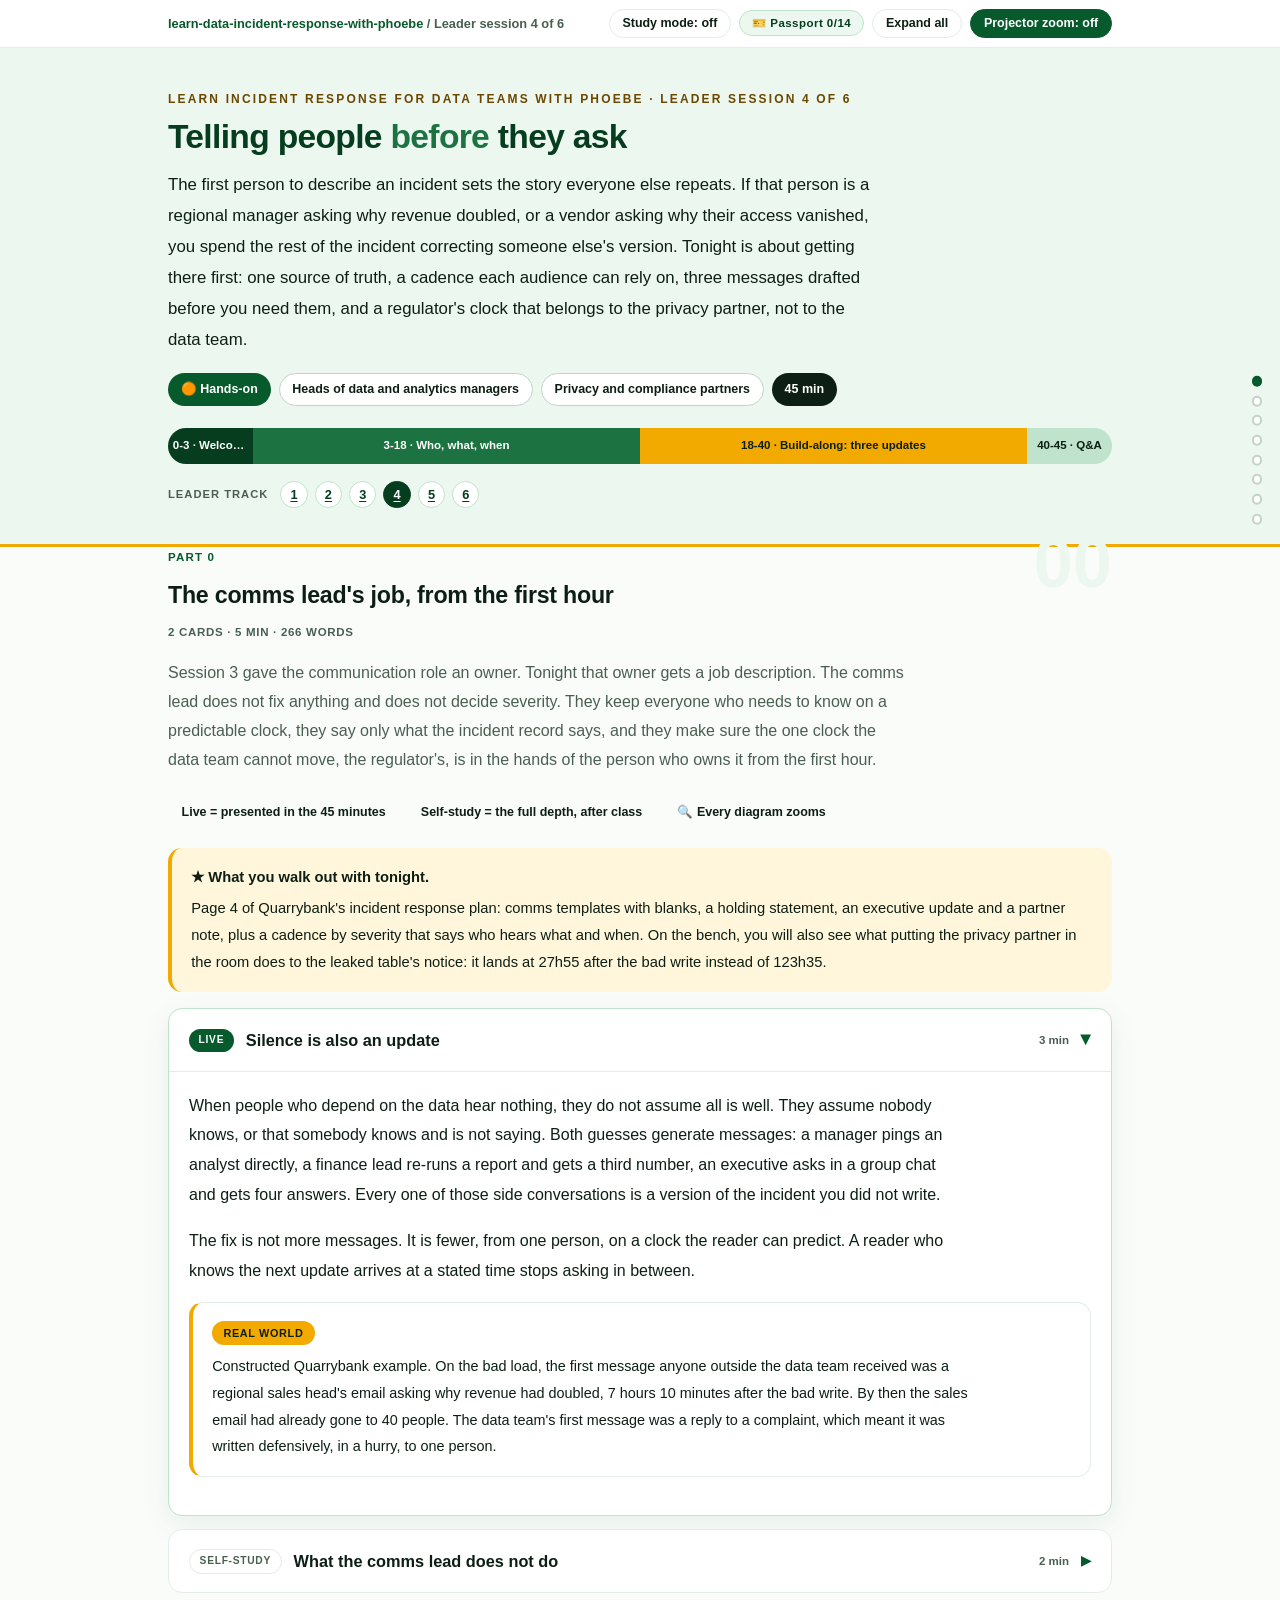
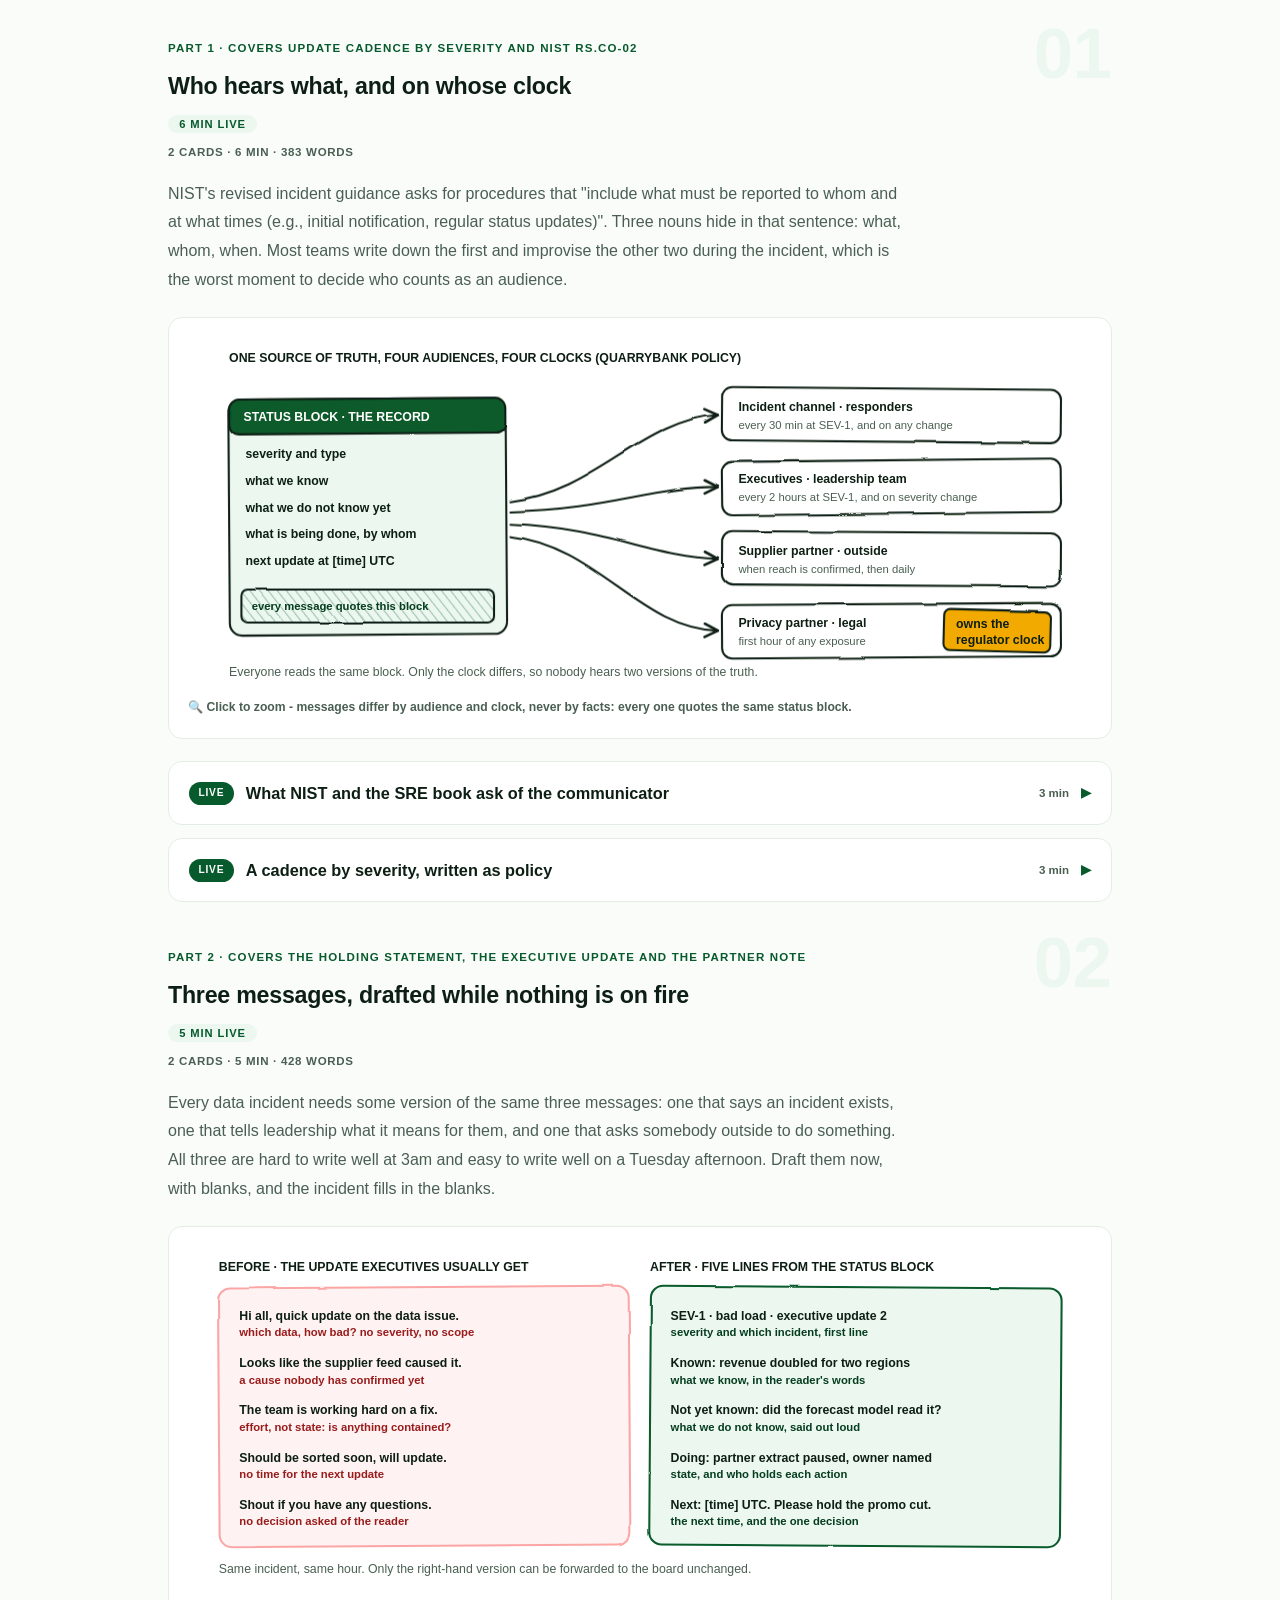
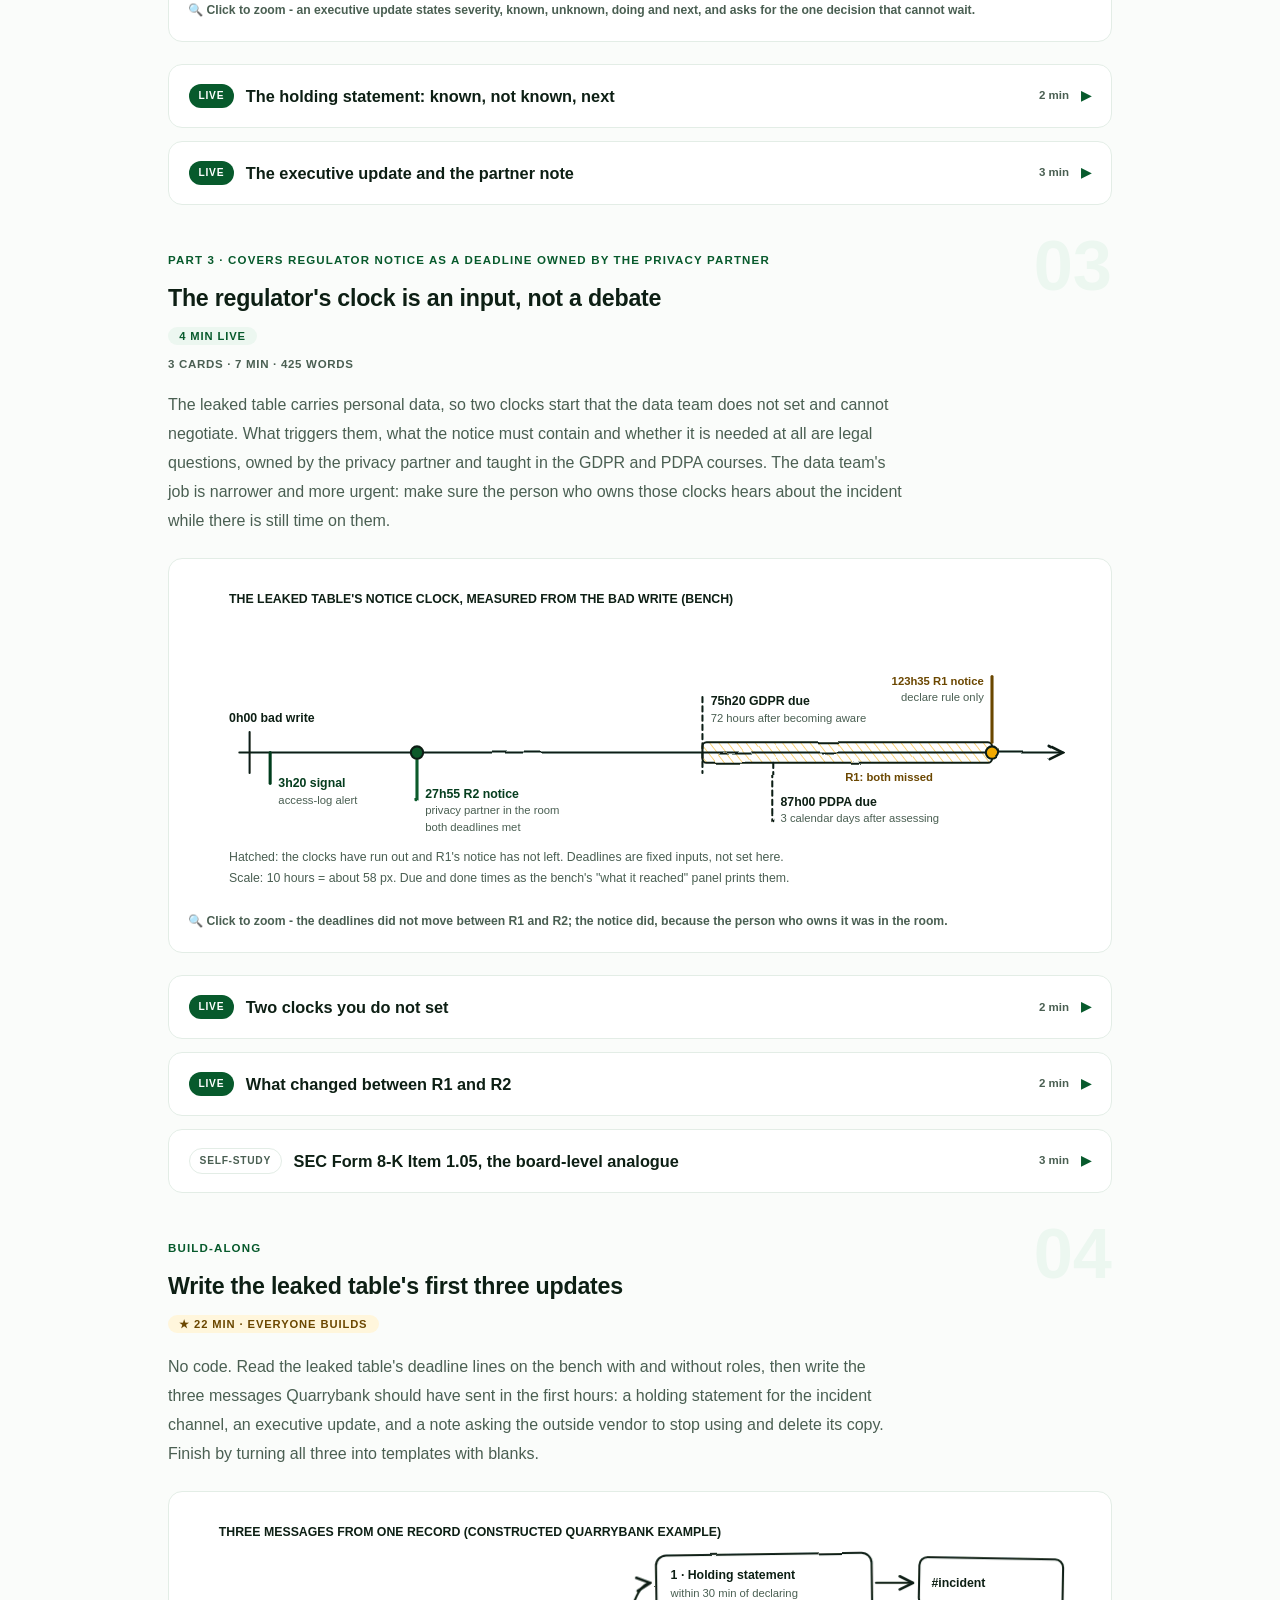
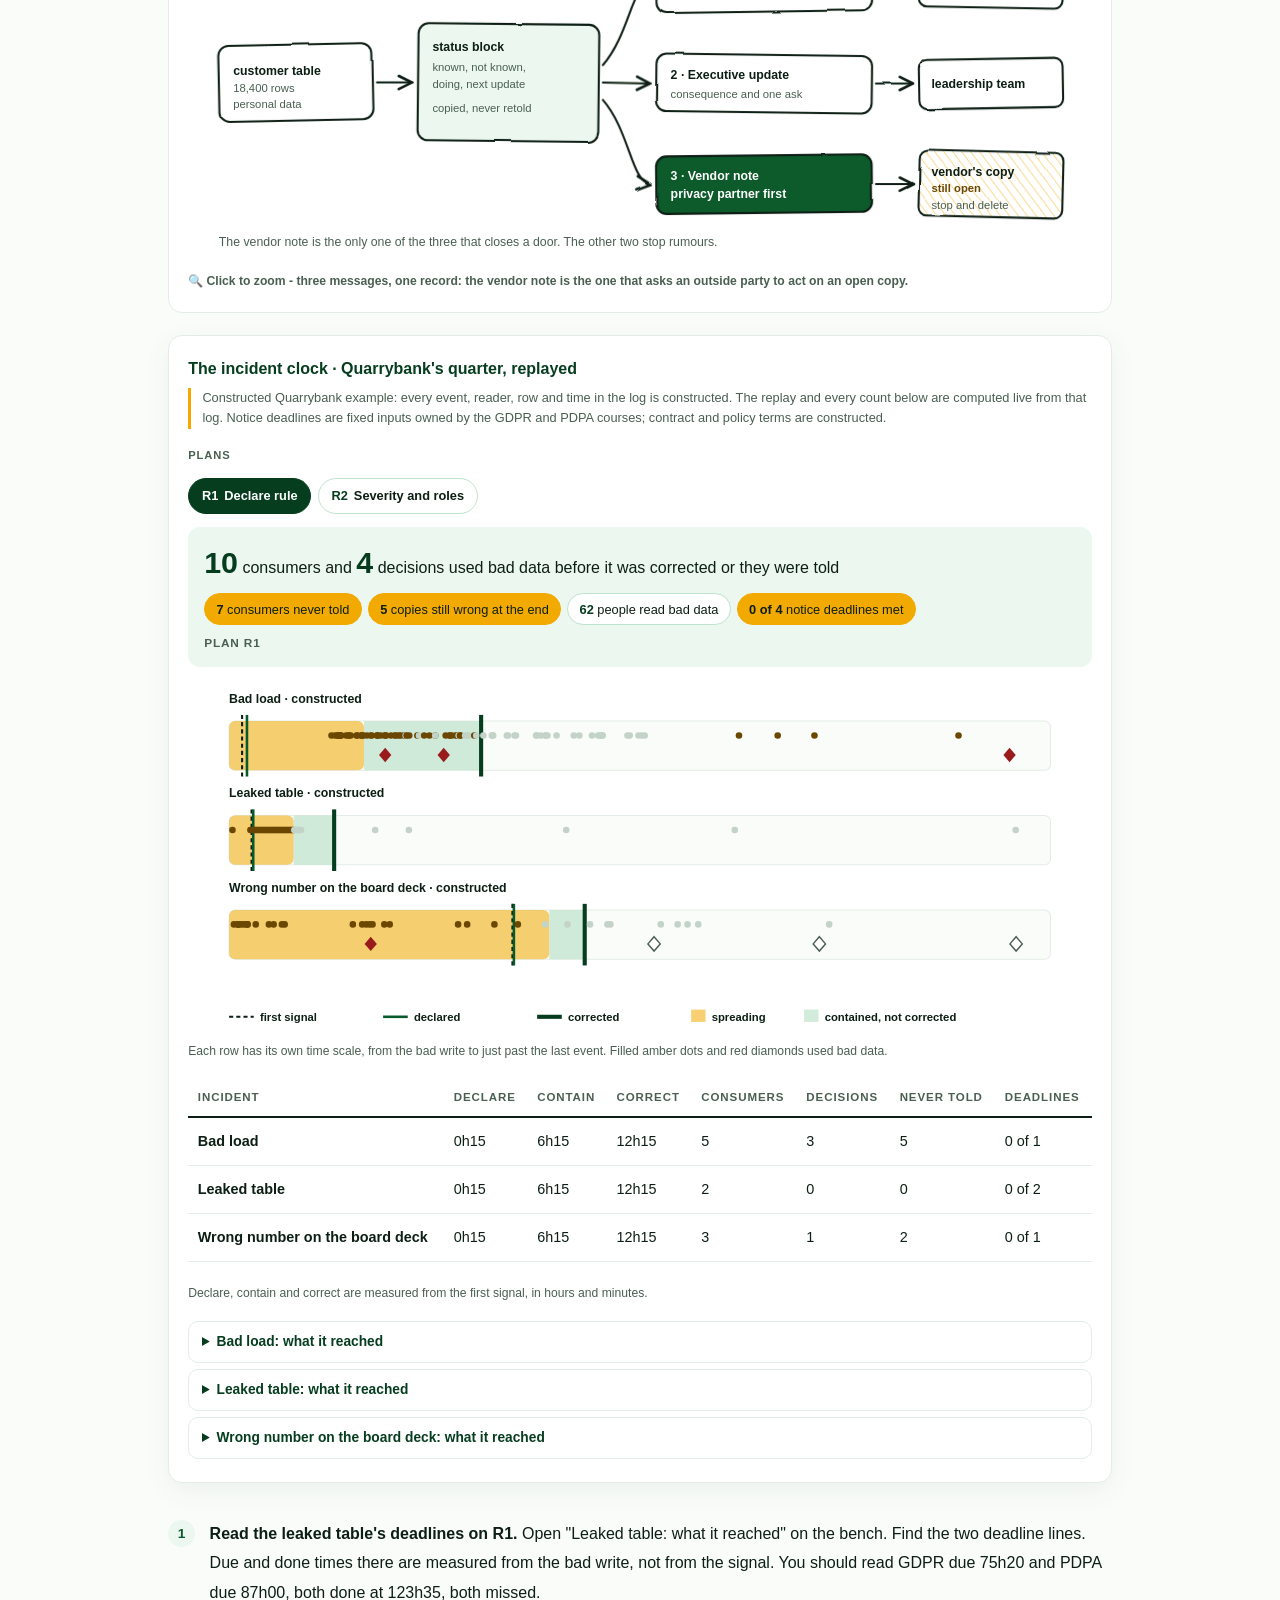
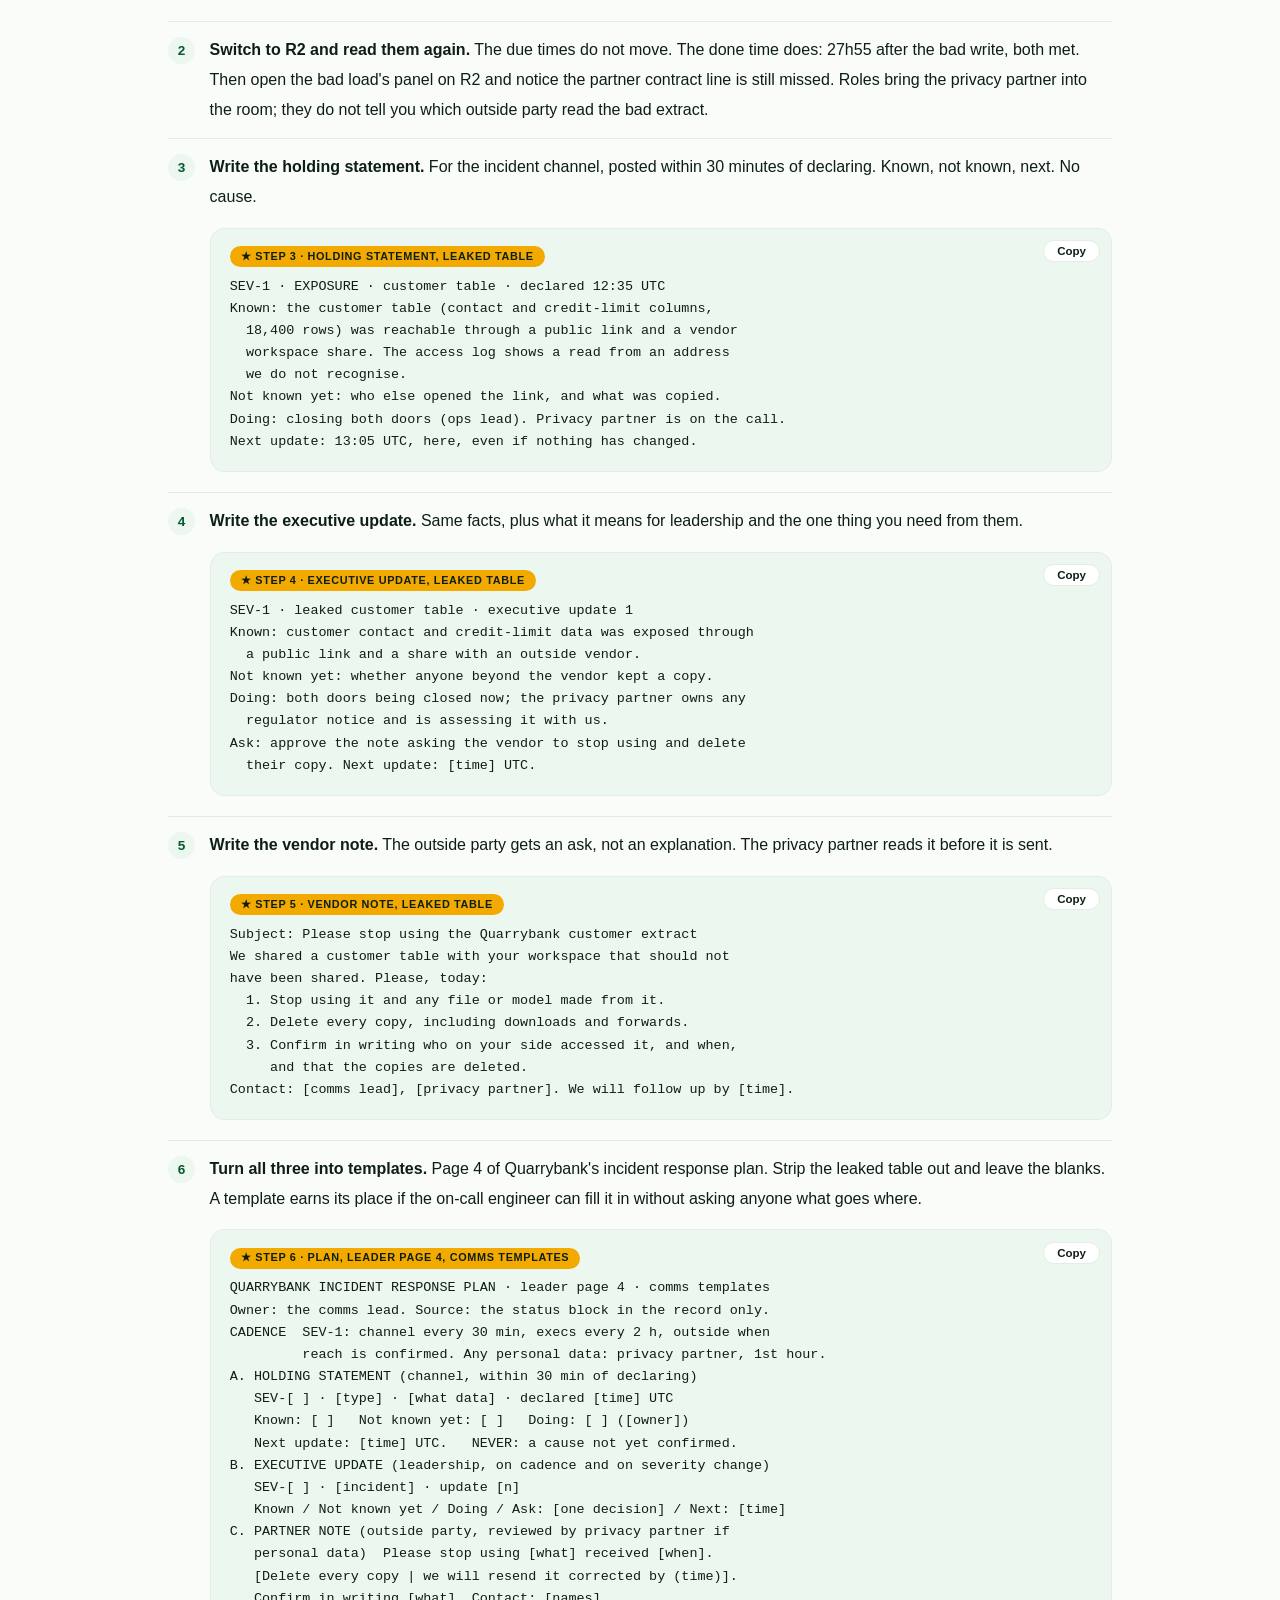
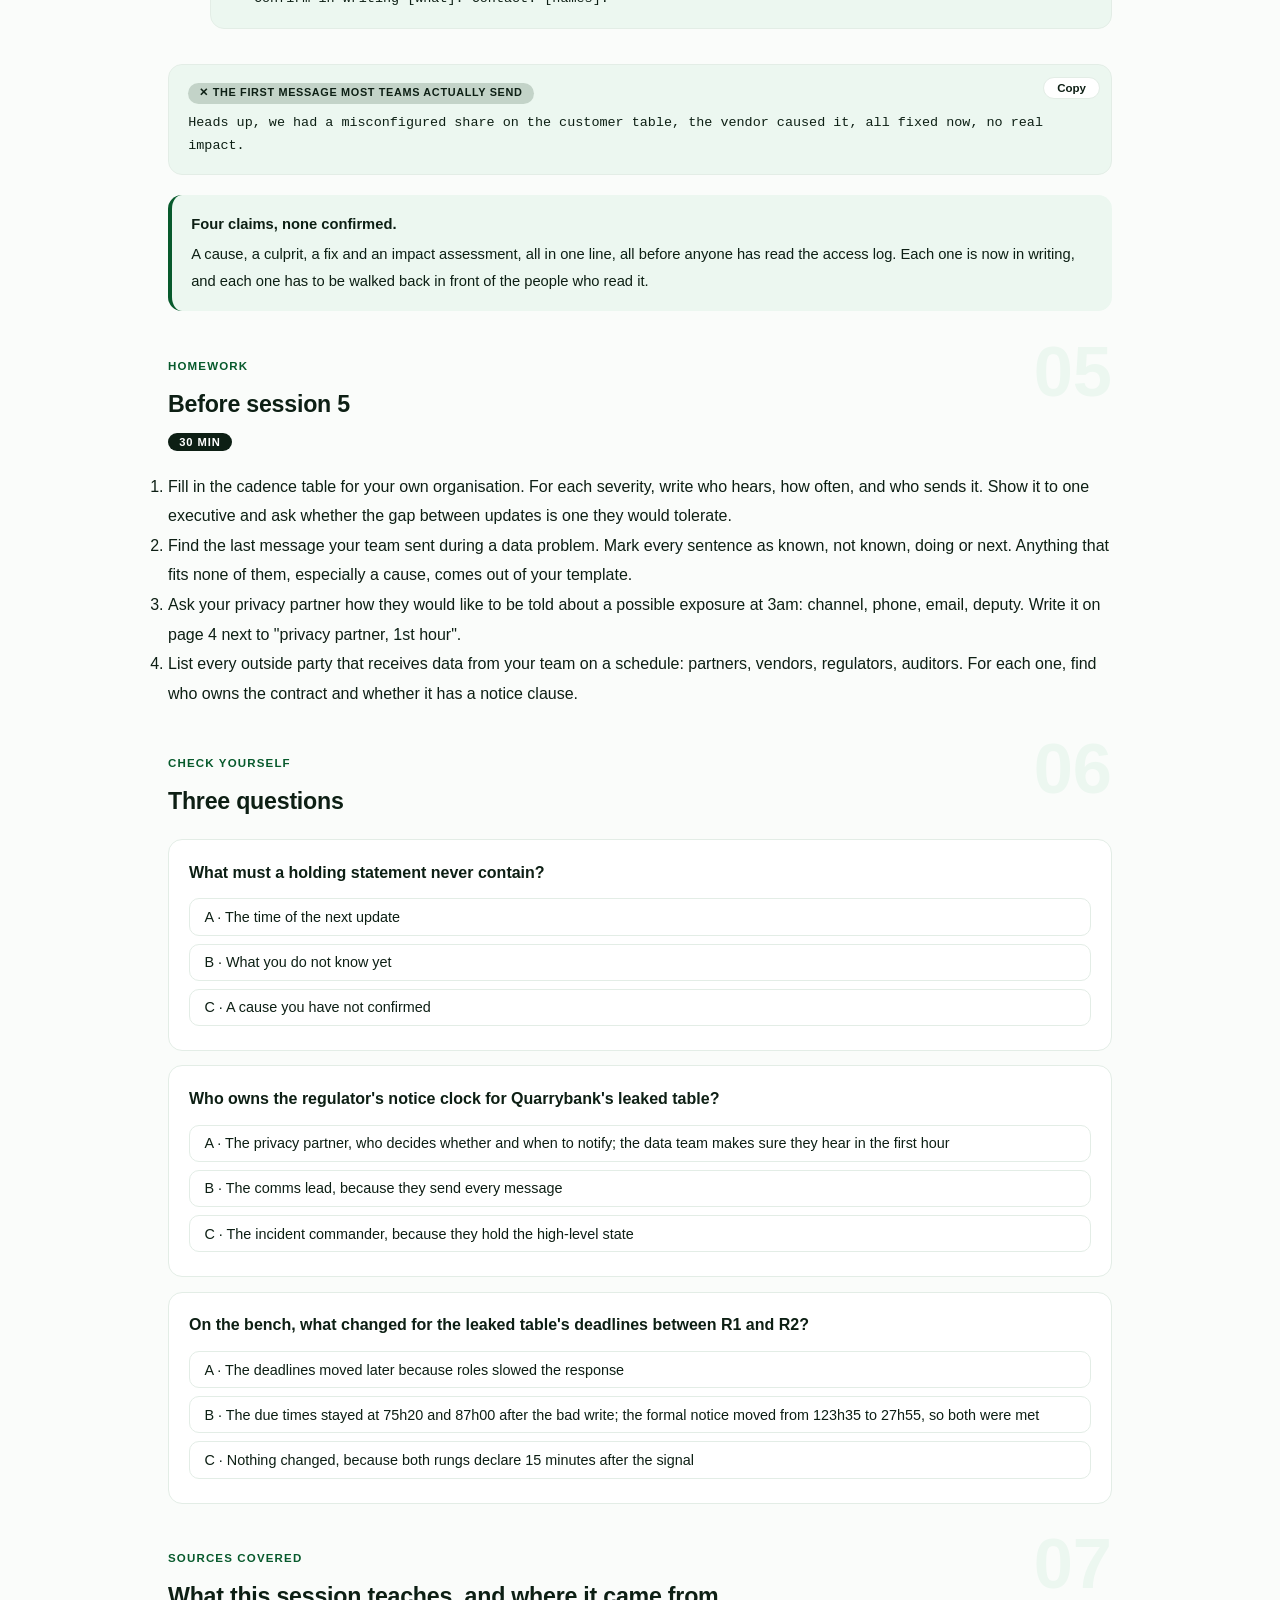
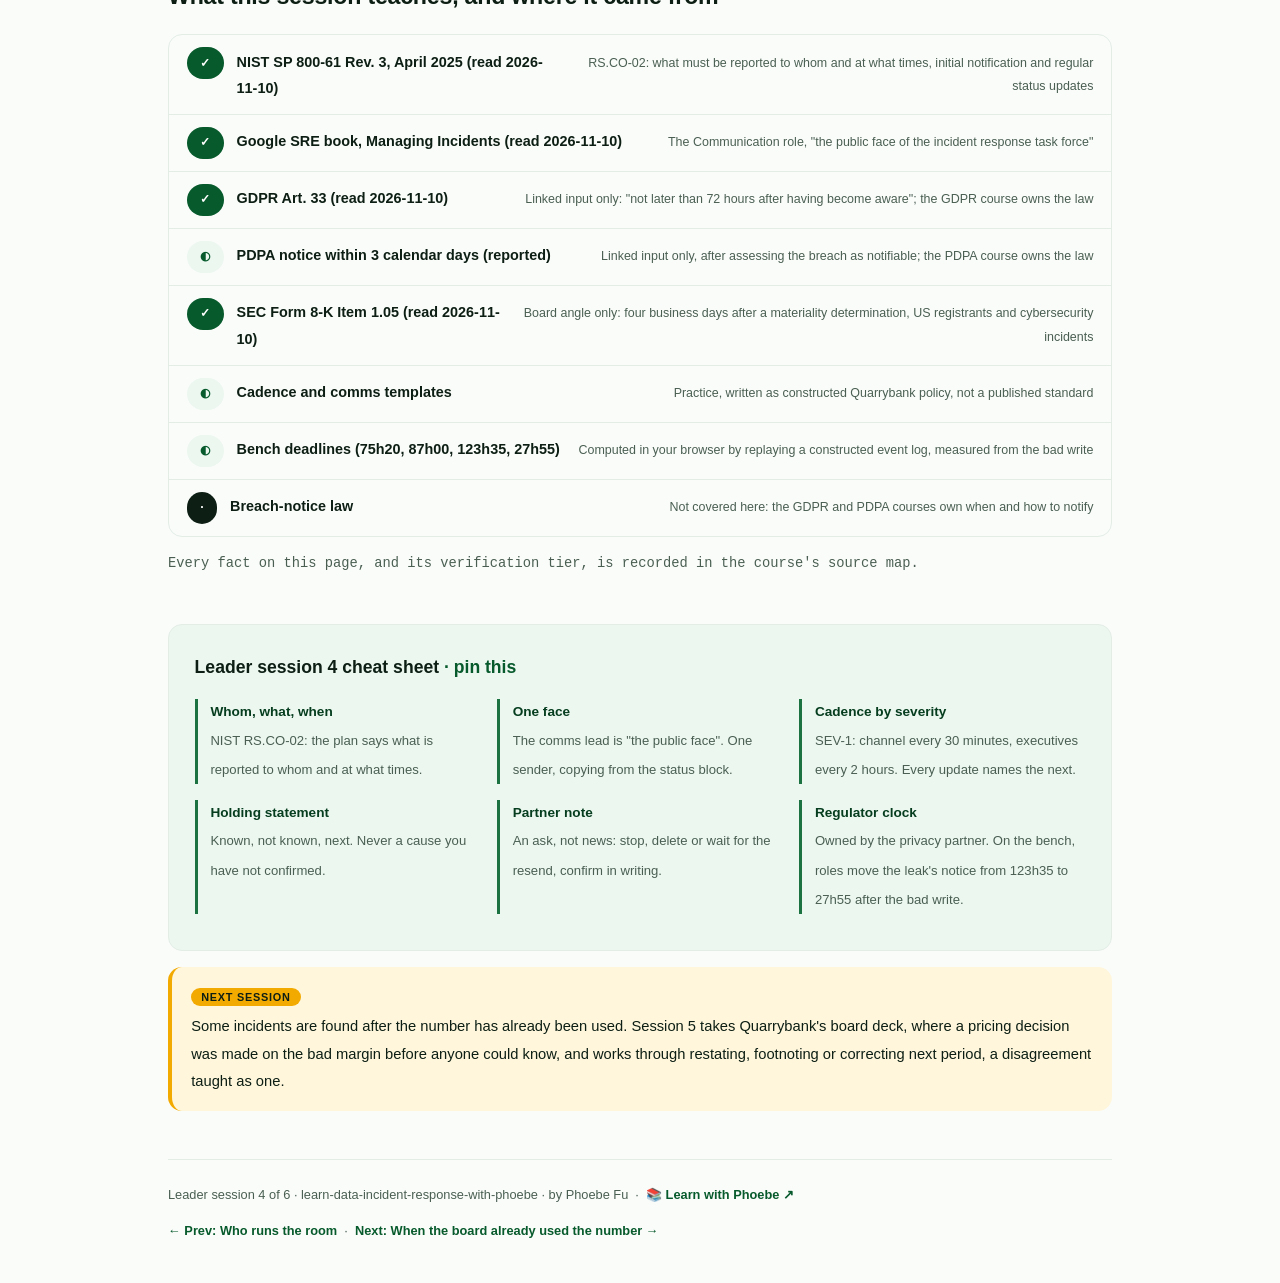
<file: courses/a4-telling-people-before-they-ask.html>
<!DOCTYPE html>
<html lang="en">
<head>
<meta charset="UTF-8">
<meta name="viewport" content="width=device-width, initial-scale=1.0">
<!-- social:start -->
<meta name="description" content="Leader session 4 of 6. Who is told what and when, a holding statement, an executive update and a partner note, and why Quarrybank's leaked-table notice lands at 27h55 after the bad write once the privacy partner is in the room, instead of 123h35.">
<meta property="og:type" content="article">
<meta property="og:site_name" content="Learn with Phoebe">
<meta property="og:title" content="Telling people before they ask - learn incident response for data teams with phoebe">
<meta property="og:description" content="Leader session 4 of 6. Comms templates for a data incident, and the regulator's clock as a fixed input.">
<meta property="og:url" content="https://phoebefu6.github.io/learn-data-incident-response-with-phoebe/courses/a4-telling-people-before-they-ask.html">
<meta property="og:image" content="https://phoebefu6.github.io/learn-data-incident-response-with-phoebe/assets/og-cover.png">
<meta property="og:image:width" content="1200">
<meta property="og:image:height" content="630">
<meta name="twitter:card" content="summary_large_image">
<meta name="twitter:title" content="Telling people before they ask - learn incident response for data teams with phoebe">
<meta name="twitter:description" content="A holding statement, an executive update and a partner note, written before the incident that needs them.">
<meta name="twitter:image" content="https://phoebefu6.github.io/learn-data-incident-response-with-phoebe/assets/og-cover.png">
<!-- social:end -->
<title>Leader session 4 · Telling people before they ask - learn incident response for data teams with phoebe</title>
<link rel="stylesheet" href="../assets/style.css?v=3">
</head>
<body>

<div class="toolbar">
  <div class="wrap">
    <span class="crumb"><a href="../index.html">learn-data-incident-response-with-phoebe</a> / Leader session 4 of 6</span>
    <button class="btn" id="toggle-all" type="button">Expand all</button>
    <button class="btn primary" id="zoom-toggle" type="button">Projector zoom: off</button>
  </div>
</div>

<header class="masthead">
  <div class="wrap">
    <div class="eyebrow">Learn Incident Response for Data Teams with Phoebe · Leader session 4 of 6</div>
    <h1>Telling people <span class="accent">before</span> they ask</h1>
    <p class="sub">The first person to describe an incident sets the story everyone else repeats. If that person is a regional manager asking why revenue doubled, or a vendor asking why their access vanished, you spend the rest of the incident correcting someone else's version. Tonight is about getting there first: one source of truth, a cadence each audience can rely on, three messages drafted before you need them, and a regulator's clock that belongs to the privacy partner, not to the data team.</p>
    <div class="chip-row">
      <span class="chip level">🟠 Hands-on</span>
      <span class="chip audience">Heads of data and analytics managers</span>
      <span class="chip audience">Privacy and compliance partners</span>
      <span class="chip time">45 min</span>
    </div>
    <div class="agenda">
      <span class="a1" style="flex:1">0-3 · Welcome</span>
      <span class="a2" style="flex:5">3-18 · Who, what, when</span>
      <span class="a3" style="flex:5">18-40 · Build-along: three updates</span>
      <span class="a4" style="flex:1">40-45 · Q&amp;A</span>
    </div>
  </div>
</header>

<main class="wrap">

  <!-- ============ INTRO ============ -->
  <section class="section" id="intro">
    <div class="section-kicker">
      <span class="klabel">Part 0</span>
      <h2>The comms lead's job, from the first hour</h2>
    </div>
    <p class="lede">Session 3 gave the communication role an owner. Tonight that owner gets a job description. The comms lead does not fix anything and does not decide severity. They keep everyone who needs to know on a predictable clock, they say only what the incident record says, and they make sure the one clock the data team cannot move, the regulator's, is in the hands of the person who owns it from the first hour.</p>

    <div class="legend">
      <span class="pill">Live = presented in the 45 minutes</span>
      <span class="pill">Self-study = the full depth, after class</span>
      <span class="pill">🔍 Every diagram zooms</span>
    </div>

    <div class="callout win">
      <p><strong>★ What you walk out with tonight.</strong> Page 4 of Quarrybank's incident response plan: comms templates with blanks, a holding statement, an executive update and a partner note, plus a cadence by severity that says who hears what and when. On the bench, you will also see what putting the privacy partner in the room does to the leaked table's notice: it lands at 27h55 after the bad write instead of 123h35.</p>
    </div>

    <details class="card" open>
      <summary><span class="mode live">Live</span>Silence is also an update<span class="mini">3 min</span><span class="caret">▶</span></summary>
      <div class="body">
        <p>When people who depend on the data hear nothing, they do not assume all is well. They assume nobody knows, or that somebody knows and is not saying. Both guesses generate messages: a manager pings an analyst directly, a finance lead re-runs a report and gets a third number, an executive asks in a group chat and gets four answers. Every one of those side conversations is a version of the incident you did not write.</p>
        <p>The fix is not more messages. It is fewer, from one person, on a clock the reader can predict. A reader who knows the next update arrives at a stated time stops asking in between.</p>
        <div class="callout example">
          <span class="ex-pill">Real world</span>
          <p>Constructed Quarrybank example. On the bad load, the first message anyone outside the data team received was a regional sales head's email asking why revenue had doubled, 7 hours 10 minutes after the bad write. By then the sales email had already gone to 40 people. The data team's first message was a reply to a complaint, which meant it was written defensively, in a hurry, to one person.</p>
        </div>
      </div>
    </details>

    <details class="card">
      <summary><span class="mode self">Self-study</span>What the comms lead does not do<span class="mini">2 min</span><span class="caret">▶</span></summary>
      <div class="body">
        <ul>
          <li><strong>Diagnose.</strong> The comms lead reports what operations have confirmed. A theory heard on the call is not news until the incident commander records it.</li>
          <li><strong>Negotiate deadlines.</strong> Regulator notice belongs to the privacy partner, contract notice to whoever owns the contract. The comms lead makes sure each owner has the facts in time.</li>
          <li><strong>Write the after-action report.</strong> The write-up belongs to the planned runbooks and postmortems course (<a href="https://phoebefu6.github.io/learn-with-phoebe/">Learn with Phoebe hub ↗</a>). The comms lead's messages are an input to it, timestamped in the record.</li>
        </ul>
      </div>
    </details>
  </section>

  <!-- ============ PART 1 ============ -->
  <section class="section" id="part-1">
    <div class="section-kicker">
      <span class="klabel">Part 1 · covers update cadence by severity and NIST RS.CO-02</span>
      <h2>Who hears what, and on whose clock</h2>
      <span class="tag concept">6 min live</span>
    </div>
    <p class="lede">NIST's revised incident guidance asks for procedures that "include what must be reported to whom and at what times (e.g., initial notification, regular status updates)". Three nouns hide in that sentence: what, whom, when. Most teams write down the first and improvise the other two during the incident, which is the worst moment to decide who counts as an audience.</p>

    <figure class="zoomable">
      <svg viewBox="0 0 880 340" xmlns="http://www.w3.org/2000/svg" role="img" aria-label="One status block in the incident record, holding severity, what is known, what is not known yet, what is being done and the time of the next update, feeds four audiences on different clocks: the incident channel every 30 minutes at SEV-1, executives every 2 hours at SEV-1 and on any severity change, the supplier partner when reach is confirmed and then daily, and the privacy partner within the first hour of any exposure, who owns the regulator clock.">
        <defs>
          <filter id="ia4aSk" x="-3%" y="-3%" width="106%" height="106%"><feTurbulence type="fractalNoise" baseFrequency="0.02" numOctaves="2" seed="401" result="n"/><feDisplacementMap in="SourceGraphic" in2="n" scale="2.4" xChannelSelector="R" yChannelSelector="G"/></filter>
          <pattern id="ia4aHc" patternUnits="userSpaceOnUse" width="7" height="7" patternTransform="rotate(-38)"><line x1="0" y1="0" x2="0" y2="7" stroke="#075A2C" stroke-width="1.4" opacity=".5"/></pattern>
          <marker id="ia4aAr" viewBox="0 0 10 10" refX="9" refY="5" markerWidth="8" markerHeight="8" orient="auto"><path d="M1 1 L9 5 L1 9" fill="none" stroke="#0D1F14" stroke-width="1.6" stroke-linecap="round"/></marker>
        </defs>
        <style>
          .ia4aH { font: 800 12px Inter, sans-serif; fill: #0D1F14; }
          .ia4aL { font: 600 12px Inter, sans-serif; fill: #0D1F14; }
          .ia4aS { font: 400 11px Inter, sans-serif; fill: #4A5F52; }
          .ia4aW { font: 800 12px Inter, sans-serif; fill: #FFFFFF; }
          .ia4aA { font: 700 11px Inter, sans-serif; fill: #053D1E; }
          .ia4aN { font: 400 12px Inter, sans-serif; fill: #4A5F52; }
        </style>

        <text class="ia4aH" x="40" y="24">ONE SOURCE OF TRUTH, FOUR AUDIENCES, FOUR CLOCKS (QUARRYBANK POLICY)</text>

        <g filter="url(#ia4aSk)" fill="none" stroke="#0D1F14" stroke-width="2" stroke-linecap="round" stroke-linejoin="round">
          <rect x="40" y="60" width="270" height="230" rx="12" fill="#ECF7F0" transform="rotate(-0.4 175 175)"/>
          <rect x="40" y="60" width="270" height="34" rx="10" fill="#075A2C" transform="rotate(-0.4 175 77)"/>
          <rect x="52" y="246" width="246" height="32" rx="6" fill="url(#ia4aHc)"/>
          <path d="M314 160 C400 150 440 80 516 76" marker-end="url(#ia4aAr)"/>
          <path d="M314 170 C410 168 450 146 516 146" marker-end="url(#ia4aAr)"/>
          <path d="M314 182 C410 186 450 214 516 216" marker-end="url(#ia4aAr)"/>
          <path d="M314 194 C400 204 440 284 516 286" marker-end="url(#ia4aAr)"/>
          <rect x="520" y="50" width="330" height="52" rx="10" fill="#FFFFFF" transform="rotate(0.5 685 76)"/>
          <rect x="520" y="120" width="330" height="52" rx="10" fill="#FFFFFF" transform="rotate(-0.6 685 146)"/>
          <rect x="520" y="190" width="330" height="52" rx="10" fill="#FFFFFF" transform="rotate(0.4 685 216)"/>
          <rect x="520" y="260" width="330" height="52" rx="10" fill="#FFFFFF" transform="rotate(-0.4 685 286)"/>
          <rect x="736" y="266" width="104" height="40" rx="6" fill="#F2A900" transform="rotate(1.5 788 286)"/>
        </g>

        <text class="ia4aW" x="54" y="82">STATUS BLOCK · THE RECORD</text>
        <text class="ia4aL" x="56" y="118">severity and type</text>
        <text class="ia4aL" x="56" y="144">what we know</text>
        <text class="ia4aL" x="56" y="170">what we do not know yet</text>
        <text class="ia4aL" x="56" y="196">what is being done, by whom</text>
        <text class="ia4aL" x="56" y="222">next update at [time] UTC</text>
        <text class="ia4aA" x="62" y="266">every message quotes this block</text>

        <text class="ia4aL" x="536" y="72">Incident channel · responders</text>
        <text class="ia4aS" x="536" y="90">every 30 min at SEV-1, and on any change</text>
        <text class="ia4aL" x="536" y="142">Executives · leadership team</text>
        <text class="ia4aS" x="536" y="160">every 2 hours at SEV-1, and on severity change</text>
        <text class="ia4aL" x="536" y="212">Supplier partner · outside</text>
        <text class="ia4aS" x="536" y="230">when reach is confirmed, then daily</text>
        <text class="ia4aL" x="536" y="282">Privacy partner · legal</text>
        <text class="ia4aS" x="536" y="300">first hour of any exposure</text>
        <text class="ia4aL" x="748" y="283">owns the</text>
        <text class="ia4aL" x="748" y="299">regulator clock</text>

        <text class="ia4aN" x="40" y="330">Everyone reads the same block. Only the clock differs, so nobody hears two versions of the truth.</text>
      </svg>
      <figcaption>🔍 Click to zoom - messages differ by audience and clock, never by facts: every one quotes the same status block.</figcaption>
    </figure>

    <details class="card">
      <summary><span class="mode live">Live</span>What NIST and the SRE book ask of the communicator<span class="mini">3 min</span><span class="caret">▶</span></summary>
      <div class="body">
        <p>NIST SP 800-61 Revision 3 files communication under RS.CO-02, and its recommendation is procedural rather than stylistic: the plan says "what must be reported to whom and at what times (e.g., initial notification, regular status updates)". Two kinds of message are named there. The initial notification tells people an incident exists. Regular status updates keep telling them, on a schedule, whether or not anything changed.</p>
        <p>Google's SRE book gives the role its identity. Communication is "the public face of the incident response task force", one of four roles alongside command, operations and planning. The word that matters is face, singular. If three engineers each post their own update, the organisation has three faces and the readers pick whichever one frightens them least.</p>
        <div class="callout tip">
          <p><strong>Write the status block first, then the message.</strong> The comms lead copies from the record, not from the call. If the record does not say it, the message does not say it, and the fix for a thin message is a better record.</p>
        </div>
      </div>
    </details>

    <details class="card">
      <summary><span class="mode live">Live</span>A cadence by severity, written as policy<span class="mini">3 min</span><span class="caret">▶</span></summary>
      <div class="body">
        <p>Quarrybank's cadence below is a constructed policy choice, not a published standard. The principle behind it is practice: the higher the severity, the shorter the gap between updates, and every update states when the next one comes, even if the next one will say "no change".</p>
        <table class="clean">
          <thead><tr><th>Severity</th><th>Incident channel</th><th>Executives</th><th>Outside parties</th></tr></thead>
          <tbody>
            <tr><td><strong>SEV-1</strong></td><td>Every 30 minutes, and on any change</td><td>Every 2 hours, and on severity change</td><td>When reach is confirmed, then daily</td></tr>
            <tr><td><strong>SEV-2</strong></td><td>Every hour</td><td>At declare and at close, and on severity change</td><td>When reach is confirmed</td></tr>
            <tr><td><strong>SEV-3</strong></td><td>At declare, on change, at close</td><td>Weekly summary only</td><td>Only if a delivered output was affected</td></tr>
          </tbody>
        </table>
        <p>One row overrides the table: any exposure of personal data pages the privacy partner within the first hour, whatever severity it was given. Session 2's matrix should already rate that case high; the override exists for the night it does not.</p>
        <div class="callout example">
          <span class="ex-pill">Real world</span>
          <p>Constructed Quarrybank example. The board deck incident has the slowest clock of the three: the finance reconciliation flagged it 48 hours after the margin figure went into the board pack. Quarrybank's policy says the audit committee chair is told within 48 hours of anyone becoming aware of a misstated board figure. That is an executive audience with a clock set by internal policy, and the comms lead has to know it exists before the incident, not discover it in week two.</p>
        </div>
      </div>
    </details>
  </section>

  <!-- ============ PART 2 ============ -->
  <section class="section" id="part-2">
    <div class="section-kicker">
      <span class="klabel">Part 2 · covers the holding statement, the executive update and the partner note</span>
      <h2>Three messages, drafted while nothing is on fire</h2>
      <span class="tag concept">5 min live</span>
    </div>
    <p class="lede">Every data incident needs some version of the same three messages: one that says an incident exists, one that tells leadership what it means for them, and one that asks somebody outside to do something. All three are hard to write well at 3am and easy to write well on a Tuesday afternoon. Draft them now, with blanks, and the incident fills in the blanks.</p>

    <figure class="zoomable">
      <svg viewBox="0 0 880 334" xmlns="http://www.w3.org/2000/svg" role="img" aria-label="Two executive updates for the same hour of Quarrybank's bad load. Before: a chatty note that names no severity, guesses at a cause nobody has confirmed, describes effort instead of state, gives no time for the next update and asks nothing of the reader. After: five lines naming severity and incident, what is known, what is not yet known, what is being done and by whom, and the next update time plus the one decision leadership is asked to make.">
        <defs>
          <filter id="ia4bSk" x="-3%" y="-3%" width="106%" height="106%"><feTurbulence type="fractalNoise" baseFrequency="0.02" numOctaves="2" seed="413" result="n"/><feDisplacementMap in="SourceGraphic" in2="n" scale="2.4" xChannelSelector="R" yChannelSelector="G"/></filter>
          <marker id="ia4bAr" viewBox="0 0 10 10" refX="9" refY="5" markerWidth="8" markerHeight="8" orient="auto"><path d="M1 1 L9 5 L1 9" fill="none" stroke="#0D1F14" stroke-width="1.6" stroke-linecap="round"/></marker>
        </defs>
        <style>
          .ia4bH { font: 800 12px Inter, sans-serif; fill: #0D1F14; }
          .ia4bL { font: 600 12px Inter, sans-serif; fill: #0D1F14; }
          .ia4bR { font: 700 11px Inter, sans-serif; fill: #991B1B; }
          .ia4bA { font: 700 11px Inter, sans-serif; fill: #053D1E; }
          .ia4bN { font: 400 12px Inter, sans-serif; fill: #4A5F52; }
        </style>

        <text class="ia4bH" x="30" y="24">BEFORE · THE UPDATE EXECUTIVES USUALLY GET</text>
        <text class="ia4bH" x="450" y="24">AFTER · FIVE LINES FROM THE STATUS BLOCK</text>

        <g filter="url(#ia4bSk)" fill="none" stroke="#0D1F14" stroke-width="2" stroke-linecap="round" stroke-linejoin="round">
          <rect x="30" y="40" width="400" height="252" rx="12" fill="#FEF2F2" stroke="#FCA5A5" transform="rotate(-0.4 230 166)"/>
          <rect x="450" y="40" width="400" height="252" rx="12" fill="#ECF7F0" stroke="#075A2C" transform="rotate(0.4 650 166)"/>
        </g>

        <text class="ia4bL" x="50" y="72">Hi all, quick update on the data issue.</text>
        <text class="ia4bR" x="50" y="88">which data, how bad? no severity, no scope</text>
        <text class="ia4bL" x="50" y="118">Looks like the supplier feed caused it.</text>
        <text class="ia4bR" x="50" y="134">a cause nobody has confirmed yet</text>
        <text class="ia4bL" x="50" y="164">The team is working hard on a fix.</text>
        <text class="ia4bR" x="50" y="180">effort, not state: is anything contained?</text>
        <text class="ia4bL" x="50" y="210">Should be sorted soon, will update.</text>
        <text class="ia4bR" x="50" y="226">no time for the next update</text>
        <text class="ia4bL" x="50" y="256">Shout if you have any questions.</text>
        <text class="ia4bR" x="50" y="272">no decision asked of the reader</text>

        <text class="ia4bL" x="470" y="72">SEV-1 · bad load · executive update 2</text>
        <text class="ia4bA" x="470" y="88">severity and which incident, first line</text>
        <text class="ia4bL" x="470" y="118">Known: revenue doubled for two regions</text>
        <text class="ia4bA" x="470" y="134">what we know, in the reader's words</text>
        <text class="ia4bL" x="470" y="164">Not yet known: did the forecast model read it?</text>
        <text class="ia4bA" x="470" y="180">what we do not know, said out loud</text>
        <text class="ia4bL" x="470" y="210">Doing: partner extract paused, owner named</text>
        <text class="ia4bA" x="470" y="226">state, and who holds each action</text>
        <text class="ia4bL" x="470" y="256">Next: [time] UTC. Please hold the promo cut.</text>
        <text class="ia4bA" x="470" y="272">the next time, and the one decision</text>

        <text class="ia4bN" x="30" y="318">Same incident, same hour. Only the right-hand version can be forwarded to the board unchanged.</text>
      </svg>
      <figcaption>🔍 Click to zoom - an executive update states severity, known, unknown, doing and next, and asks for the one decision that cannot wait.</figcaption>
    </figure>

    <details class="card">
      <summary><span class="mode live">Live</span>The holding statement: known, not known, next<span class="mini">2 min</span><span class="caret">▶</span></summary>
      <div class="body">
        <p>A holding statement is the first message after declaring, and it has one job: to occupy the silence honestly before anyone fills it with a guess. It says three things and nothing else.</p>
        <ol>
          <li><strong>What you know</strong>, stated as observation: which data, since when, which outputs are affected so far.</li>
          <li><strong>What you do not know yet</strong>, said plainly. "We do not yet know whether the forecast model read the bad rows" is more reassuring than silence, because it shows somebody is looking.</li>
          <li><strong>When the next update comes</strong>, as a time, not as "soon".</li>
        </ol>
        <p>It must never contain a cause you have not confirmed. The first cause anyone writes down is the one everybody remembers, and in data incidents the first theory is often a symptom: the supplier feed duplicated a partition, but the reason the duplicate was loaded at all may sit in your own pipeline. A guessed cause in writing also lands in the record, where it reads as a finding to a regulator, an auditor or a partner's lawyer.</p>
      </div>
    </details>

    <details class="card">
      <summary><span class="mode live">Live</span>The executive update and the partner note<span class="mini">3 min</span><span class="caret">▶</span></summary>
      <div class="body">
        <p>The <strong>executive update</strong> is the holding statement plus consequence. Leaders do not need the mechanism; they need to know which of their decisions, numbers or relationships are touched, and whether anything is being asked of them. PagerDuty's role list names both an Internal Liaison and a Customer Liaison, and the split is a useful habit: the people inside and the people outside need different messages built from the same facts.</p>
        <p>The <strong>partner note</strong> goes outside, so it carries an ask, not just news. For a quality incident the ask is usually "stop using the extract you received on [date], we will resend it corrected". For an exposure it is "stop using, delete every copy, confirm in writing who accessed it". A partner note is reviewed by the privacy partner before it leaves whenever personal data is involved, because what you write to an outside party can become evidence.</p>
        <div class="callout example">
          <span class="ex-pill">Real world</span>
          <p>Constructed Quarrybank example, measured on the bench. The partner contract says the supplier partner is told within 24 hours of Quarrybank becoming aware of an error in a delivered extract; on the bad load that is due 24h40 after the bad write. With a declare rule only, and even with roles, the partner is never told and the contract notice is missed: the team does not know the extract read the bad rows. Only lineage-driven notice, the responder track's session 6, gets the partner told 2h00 after the bad write. A template is necessary; it is not sufficient if you do not know who to send it to.</p>
        </div>
      </div>
    </details>
  </section>

  <!-- ============ PART 3 ============ -->
  <section class="section" id="part-3">
    <div class="section-kicker">
      <span class="klabel">Part 3 · covers regulator notice as a deadline owned by the privacy partner</span>
      <h2>The regulator's clock is an input, not a debate</h2>
      <span class="tag concept">4 min live</span>
    </div>
    <p class="lede">The leaked table carries personal data, so two clocks start that the data team does not set and cannot negotiate. What triggers them, what the notice must contain and whether it is needed at all are legal questions, owned by the privacy partner and taught in the GDPR and PDPA courses. The data team's job is narrower and more urgent: make sure the person who owns those clocks hears about the incident while there is still time on them.</p>

    <figure class="zoomable">
      <svg viewBox="0 0 880 314" xmlns="http://www.w3.org/2000/svg" role="img" aria-label="The leaked table's notice clock as one rail, measured from the bad write at 0h00. The access-log signal fires at 3h20. With roles and the privacy partner in the room, R2, the formal notice lands at 27h55. GDPR's notice is due at 75h20 and PDPA's at 87h00. With a declare rule only, R1, the formal notice lands at 123h35, after both deadlines.">
        <defs>
          <filter id="ia4cSk" x="-3%" y="-3%" width="106%" height="106%"><feTurbulence type="fractalNoise" baseFrequency="0.02" numOctaves="2" seed="427" result="n"/><feDisplacementMap in="SourceGraphic" in2="n" scale="2.4" xChannelSelector="R" yChannelSelector="G"/></filter>
          <pattern id="ia4cHc" patternUnits="userSpaceOnUse" width="7" height="7" patternTransform="rotate(-38)"><line x1="0" y1="0" x2="0" y2="7" stroke="#F2A900" stroke-width="1.4" opacity=".7"/></pattern>
          <marker id="ia4cAr" viewBox="0 0 10 10" refX="9" refY="5" markerWidth="8" markerHeight="8" orient="auto"><path d="M1 1 L9 5 L1 9" fill="none" stroke="#0D1F14" stroke-width="1.6" stroke-linecap="round"/></marker>
        </defs>
        <style>
          .ia4cH { font: 800 12px Inter, sans-serif; fill: #0D1F14; }
          .ia4cL { font: 600 12px Inter, sans-serif; fill: #0D1F14; }
          .ia4cS { font: 400 11px Inter, sans-serif; fill: #4A5F52; }
          .ia4cB { font: 800 11px Inter, sans-serif; fill: #6B4700; }
          .ia4cG { font: 800 12px Inter, sans-serif; fill: #053D1E; }
          .ia4cN { font: 400 12px Inter, sans-serif; fill: #4A5F52; }
        </style>

        <text class="ia4cH" x="40" y="24">THE LEAKED TABLE'S NOTICE CLOCK, MEASURED FROM THE BAD WRITE (BENCH)</text>

        <g filter="url(#ia4cSk)" fill="none" stroke="#0D1F14" stroke-width="2" stroke-linecap="round" stroke-linejoin="round">
          <rect x="501" y="160" width="282" height="20" rx="4" fill="url(#ia4cHc)"/>
          <path d="M50 170 L852 170" marker-end="url(#ia4cAr)"/>
          <path d="M60 150 L60 190"/>
          <path d="M80 170 L80 200" stroke="#053D1E" stroke-width="3"/>
          <path d="M223 170 L223 216" stroke="#075A2C" stroke-width="3"/>
          <circle cx="223" cy="170" r="6" fill="#075A2C"/>
          <path d="M501 116 L501 190" stroke-dasharray="5 4"/>
          <path d="M569 180 L569 236" stroke-dasharray="5 4"/>
          <path d="M783 96 L783 160" stroke="#6B4700" stroke-width="3"/>
          <circle cx="783" cy="170" r="6" fill="#F2A900"/>
        </g>

        <text class="ia4cL" x="40" y="140">0h00 bad write</text>
        <text class="ia4cG" x="88" y="204">3h20 signal</text>
        <text class="ia4cS" x="88" y="220">access-log alert</text>
        <text class="ia4cG" x="231" y="214">27h55 R2 notice</text>
        <text class="ia4cS" x="231" y="230">privacy partner in the room</text>
        <text class="ia4cS" x="231" y="246">both deadlines met</text>
        <text class="ia4cL" x="509" y="124">75h20 GDPR due</text>
        <text class="ia4cS" x="509" y="140">72 hours after becoming aware</text>
        <text class="ia4cB" x="775" y="104" text-anchor="end">123h35 R1 notice</text>
        <text class="ia4cS" x="775" y="120" text-anchor="end">declare rule only</text>
        <text class="ia4cL" x="577" y="222">87h00 PDPA due</text>
        <text class="ia4cS" x="577" y="238">3 calendar days after assessing</text>
        <text class="ia4cB" x="640" y="198">R1: both missed</text>

        <text class="ia4cN" x="40" y="276">Hatched: the clocks have run out and R1's notice has not left. Deadlines are fixed inputs, not set here.</text>
        <text class="ia4cN" x="40" y="296">Scale: 10 hours = about 58 px. Due and done times as the bench's "what it reached" panel prints them.</text>
      </svg>
      <figcaption>🔍 Click to zoom - the deadlines did not move between R1 and R2; the notice did, because the person who owns it was in the room.</figcaption>
    </figure>

    <details class="card">
      <summary><span class="mode live">Live</span>Two clocks you do not set<span class="mini">2 min</span><span class="caret">▶</span></summary>
      <div class="body">
        <p>Under GDPR Article 33 a controller notifies the supervisory authority "without undue delay and, where feasible, not later than 72 hours after having become aware of it". Under Singapore's PDPA, as reported, the organisation notifies the PDPC no later than 3 calendar days after determining that the breach is notifiable. Both are fixed inputs to Quarrybank's plan. What counts as becoming aware, what counts as notifiable and what the notice must say belong to the courses that own the law: <a href="https://phoebefu6.github.io/learn-gdpr-with-phoebe/courses/b7-breach-response.html">GDPR breach response ↗</a> and <a href="https://phoebefu6.github.io/learn-pdpa-dnc-with-phoebe/courses/b7-breach-response.html">PDPA breach response ↗</a>.</p>
        <p>The data team's contribution is time. Every hour between the signal and the privacy partner hearing about it is an hour taken off a clock the privacy partner then has to work inside. That is why the comms lead's first call on an exposure goes to legal, not to leadership.</p>
      </div>
    </details>

    <details class="card">
      <summary><span class="mode live">Live</span>What changed between R1 and R2<span class="mini">2 min</span><span class="caret">▶</span></summary>
      <div class="body">
        <p>The bench models plan times by stated rules, and the rule that moves here is the formal notice. With a declare rule but no roles, nobody owns the regulator notice, so it waits on the slowest path: the bench models it as landing 120 hours after the declaration. With roles, the privacy partner is in the room from assessment, and the notice follows assessment by 24 hours. Measured from the bad write, that is 123h35 against 27h55.</p>
        <div class="callout example">
          <span class="ex-pill">Real world</span>
          <p>Constructed Quarrybank example, measured on the bench. On R1 the leaked table's "what it reached" panel reads: GDPR due 75h20 after the bad write, done 123h35, missed; PDPA due 87h00, done 123h35, missed. On R2 the due times are identical and the done time is 27h55 for both, met. The law did not get kinder and the team did not type faster. The person who owns the clock was told in the first hour.</p>
        </div>
      </div>
    </details>

    <details class="card">
      <summary><span class="mode self">Self-study</span>SEC Form 8-K Item 1.05, the board-level analogue<span class="mini">3 min</span><span class="caret">▶</span></summary>
      <div class="body">
        <p>US-listed companies have a disclosure clock of their own. Form 8-K Item 1.05, adopted in 2023, is due "four business days after a registrant determines that a cybersecurity incident is material", and describes the "material aspects of the incident's nature, scope, and timing" and its material impact. It applies to US registrants and to cybersecurity incidents only. Quarrybank is not a registrant, and a margin error is not a cybersecurity incident, so it does not apply here.</p>
        <p>It is worth knowing as a shape. The clock starts at a determination, not at the event, which puts a premium on how fast the determination is made, and the determination is made by leadership with the board watching. That is the same shape as Quarrybank's internal 48-hour chair notice, and the subject of session 5.</p>
      </div>
    </details>
  </section>

  <!-- ============ DEMO ============ -->
  <section class="section" id="demo-1">
    <div class="section-kicker">
      <span class="klabel">Build-along</span>
      <h2>Write the leaked table's first three updates</h2>
      <span class="tag demo">★ 22 min · everyone builds</span>
    </div>
    <p class="lede">No code. Read the leaked table's deadline lines on the bench with and without roles, then write the three messages Quarrybank should have sent in the first hours: a holding statement for the incident channel, an executive update, and a note asking the outside vendor to stop using and delete its copy. Finish by turning all three into templates with blanks.</p>

    <figure class="zoomable">
      <svg viewBox="0 0 880 340" xmlns="http://www.w3.org/2000/svg" role="img" aria-label="The leaked customer table, 18,400 rows, feeds the status block in the incident record. From that block come three messages: a holding statement to the incident channel, an executive update to the leadership team, and a vendor note, reviewed by the privacy partner first, sent to the vendor workspace where a copy of the table is still open, asking the vendor to stop using it, delete it and confirm who accessed it.">
        <defs>
          <filter id="ia4dSk" x="-3%" y="-3%" width="106%" height="106%"><feTurbulence type="fractalNoise" baseFrequency="0.02" numOctaves="2" seed="439" result="n"/><feDisplacementMap in="SourceGraphic" in2="n" scale="2.4" xChannelSelector="R" yChannelSelector="G"/></filter>
          <pattern id="ia4dHc" patternUnits="userSpaceOnUse" width="7" height="7" patternTransform="rotate(-38)"><line x1="0" y1="0" x2="0" y2="7" stroke="#F2A900" stroke-width="1.4" opacity=".6"/></pattern>
          <marker id="ia4dAr" viewBox="0 0 10 10" refX="9" refY="5" markerWidth="8" markerHeight="8" orient="auto"><path d="M1 1 L9 5 L1 9" fill="none" stroke="#0D1F14" stroke-width="1.6" stroke-linecap="round"/></marker>
        </defs>
        <style>
          .ia4dH { font: 800 12px Inter, sans-serif; fill: #0D1F14; }
          .ia4dL { font: 600 12px Inter, sans-serif; fill: #0D1F14; }
          .ia4dS { font: 400 11px Inter, sans-serif; fill: #4A5F52; }
          .ia4dB { font: 800 11px Inter, sans-serif; fill: #6B4700; }
          .ia4dW { font: 800 12px Inter, sans-serif; fill: #FFFFFF; }
          .ia4dN { font: 400 12px Inter, sans-serif; fill: #4A5F52; }
        </style>

        <text class="ia4dH" x="30" y="24">THREE MESSAGES FROM ONE RECORD (CONSTRUCTED QUARRYBANK EXAMPLE)</text>

        <g filter="url(#ia4dSk)" fill="none" stroke="#0D1F14" stroke-width="2" stroke-linecap="round" stroke-linejoin="round">
          <rect x="30" y="130" width="150" height="74" rx="10" fill="#FFFFFF" transform="rotate(-1.2 105 167)"/>
          <path d="M184 167 L218 167" marker-end="url(#ia4dAr)"/>
          <rect x="224" y="110" width="176" height="114" rx="10" fill="#ECF7F0" transform="rotate(0.6 312 167)"/>
          <path d="M404 150 C430 120 432 72 450 70" marker-end="url(#ia4dAr)"/>
          <path d="M404 167 L450 168" marker-end="url(#ia4dAr)"/>
          <path d="M404 184 C430 214 432 264 450 266" marker-end="url(#ia4dAr)"/>
          <rect x="456" y="42" width="210" height="56" rx="10" fill="#FFFFFF" transform="rotate(-0.8 561 70)"/>
          <rect x="456" y="140" width="210" height="56" rx="10" fill="#FFFFFF" transform="rotate(0.7 561 168)"/>
          <rect x="456" y="238" width="210" height="56" rx="10" fill="#075A2C" transform="rotate(-0.6 561 266)"/>
          <path d="M670 70 L706 70" marker-end="url(#ia4dAr)"/>
          <path d="M670 168 L706 168" marker-end="url(#ia4dAr)"/>
          <path d="M670 266 L706 266" marker-end="url(#ia4dAr)"/>
          <rect x="712" y="46" width="140" height="48" rx="8" fill="#FFFFFF" transform="rotate(1 782 70)"/>
          <rect x="712" y="144" width="140" height="48" rx="8" fill="#FFFFFF" transform="rotate(-1 782 168)"/>
          <rect x="712" y="234" width="140" height="64" rx="8" fill="url(#ia4dHc)" transform="rotate(1.4 782 266)"/>
        </g>

        <text class="ia4dL" x="44" y="160">customer table</text>
        <text class="ia4dS" x="44" y="176">18,400 rows</text>
        <text class="ia4dS" x="44" y="192">personal data</text>
        <text class="ia4dH" x="238" y="136">status block</text>
        <text class="ia4dS" x="238" y="156">known, not known,</text>
        <text class="ia4dS" x="238" y="172">doing, next update</text>
        <text class="ia4dS" x="238" y="196">copied, never retold</text>

        <text class="ia4dL" x="470" y="66">1 · Holding statement</text>
        <text class="ia4dS" x="470" y="84">within 30 min of declaring</text>
        <text class="ia4dL" x="470" y="164">2 · Executive update</text>
        <text class="ia4dS" x="470" y="182">consequence and one ask</text>
        <text class="ia4dW" x="470" y="262">3 · Vendor note</text>
        <text class="ia4dW" x="470" y="280">privacy partner first</text>

        <text class="ia4dL" x="724" y="74">#incident</text>
        <text class="ia4dL" x="724" y="172">leadership team</text>
        <text class="ia4dL" x="724" y="258">vendor's copy</text>
        <text class="ia4dB" x="724" y="274">still open</text>
        <text class="ia4dS" x="724" y="290">stop and delete</text>

        <text class="ia4dN" x="30" y="326">The vendor note is the only one of the three that closes a door. The other two stop rumours.</text>
      </svg>
      <figcaption>🔍 Click to zoom - three messages, one record: the vendor note is the one that asks an outside party to act on an open copy.</figcaption>
    </figure>

    <div data-ird-bench="lite" data-presets="r1,r2" data-start="r1"></div>

    <div class="steps">
      <div class="step">
        <p><strong>Read the leaked table's deadlines on R1.</strong> Open "Leaked table: what it reached" on the bench. Find the two deadline lines. Due and done times there are measured from the bad write, not from the signal. You should read GDPR due 75h20 and PDPA due 87h00, both done at 123h35, both missed.</p>
      </div>
      <div class="step">
        <p><strong>Switch to R2 and read them again.</strong> The due times do not move. The done time does: 27h55 after the bad write, both met. Then open the bad load's panel on R2 and notice the partner contract line is still missed. Roles bring the privacy partner into the room; they do not tell you which outside party read the bad extract.</p>
      </div>
      <div class="step">
        <p><strong>Write the holding statement.</strong> For the incident channel, posted within 30 minutes of declaring. Known, not known, next. No cause.</p>
        <div class="prompt-box good"><span class="label">★ Step 3 · holding statement, leaked table</span>SEV-1 · EXPOSURE · customer table · declared 12:35 UTC
Known: the customer table (contact and credit-limit columns,
  18,400 rows) was reachable through a public link and a vendor
  workspace share. The access log shows a read from an address
  we do not recognise.
Not known yet: who else opened the link, and what was copied.
Doing: closing both doors (ops lead). Privacy partner is on the call.
Next update: 13:05 UTC, here, even if nothing has changed.</div>
      </div>
      <div class="step">
        <p><strong>Write the executive update.</strong> Same facts, plus what it means for leadership and the one thing you need from them.</p>
        <div class="prompt-box good"><span class="label">★ Step 4 · executive update, leaked table</span>SEV-1 · leaked customer table · executive update 1
Known: customer contact and credit-limit data was exposed through
  a public link and a share with an outside vendor.
Not known yet: whether anyone beyond the vendor kept a copy.
Doing: both doors being closed now; the privacy partner owns any
  regulator notice and is assessing it with us.
Ask: approve the note asking the vendor to stop using and delete
  their copy. Next update: [time] UTC.</div>
      </div>
      <div class="step">
        <p><strong>Write the vendor note.</strong> The outside party gets an ask, not an explanation. The privacy partner reads it before it is sent.</p>
        <div class="prompt-box good"><span class="label">★ Step 5 · vendor note, leaked table</span>Subject: Please stop using the Quarrybank customer extract
We shared a customer table with your workspace that should not
have been shared. Please, today:
  1. Stop using it and any file or model made from it.
  2. Delete every copy, including downloads and forwards.
  3. Confirm in writing who on your side accessed it, and when,
     and that the copies are deleted.
Contact: [comms lead], [privacy partner]. We will follow up by [time].</div>
      </div>
      <div class="step">
        <p><strong>Turn all three into templates.</strong> Page 4 of Quarrybank's incident response plan. Strip the leaked table out and leave the blanks. A template earns its place if the on-call engineer can fill it in without asking anyone what goes where.</p>
        <div class="prompt-box good"><span class="label">★ Step 6 · plan, leader page 4, comms templates</span>QUARRYBANK INCIDENT RESPONSE PLAN · leader page 4 · comms templates
Owner: the comms lead. Source: the status block in the record only.
CADENCE  SEV-1: channel every 30 min, execs every 2 h, outside when
         reach is confirmed. Any personal data: privacy partner, 1st hour.
A. HOLDING STATEMENT (channel, within 30 min of declaring)
   SEV-[ ] · [type] · [what data] · declared [time] UTC
   Known: [ ]   Not known yet: [ ]   Doing: [ ] ([owner])
   Next update: [time] UTC.   NEVER: a cause not yet confirmed.
B. EXECUTIVE UPDATE (leadership, on cadence and on severity change)
   SEV-[ ] · [incident] · update [n]
   Known / Not known yet / Doing / Ask: [one decision] / Next: [time]
C. PARTNER NOTE (outside party, reviewed by privacy partner if
   personal data)  Please stop using [what] received [when].
   [Delete every copy | we will resend it corrected by (time)].
   Confirm in writing [what]. Contact: [names].</div>
      </div>
    </div>

    <div class="prompt-box bad"><span class="label">✕ The first message most teams actually send</span>Heads up, we had a misconfigured share on the customer table, the vendor caused it, all fixed now, no real impact.</div>

    <div class="callout tip">
      <p><strong>Four claims, none confirmed.</strong> A cause, a culprit, a fix and an impact assessment, all in one line, all before anyone has read the access log. Each one is now in writing, and each one has to be walked back in front of the people who read it.</p>
    </div>
  </section>

  <!-- ============ HOMEWORK ============ -->
  <section class="section" id="exercise">
    <div class="section-kicker">
      <span class="klabel">Homework</span>
      <h2>Before session 5</h2>
      <span class="tag exercise">30 min</span>
    </div>
    <ol>
      <li>Fill in the cadence table for your own organisation. For each severity, write who hears, how often, and who sends it. Show it to one executive and ask whether the gap between updates is one they would tolerate.</li>
      <li>Find the last message your team sent during a data problem. Mark every sentence as known, not known, doing or next. Anything that fits none of them, especially a cause, comes out of your template.</li>
      <li>Ask your privacy partner how they would like to be told about a possible exposure at 3am: channel, phone, email, deputy. Write it on page 4 next to "privacy partner, 1st hour".</li>
      <li>List every outside party that receives data from your team on a schedule: partners, vendors, regulators, auditors. For each one, find who owns the contract and whether it has a notice clause.</li>
    </ol>
  </section>

  <!-- ============ QUIZ ============ -->
  <section class="section" id="quiz">
    <div class="section-kicker">
      <span class="klabel">Check yourself</span>
      <h2>Three questions</h2>
    </div>

    <div class="quiz-q" data-answer="2">
      <p class="qtext">What must a holding statement never contain?</p>
      <button class="qopt" type="button">A · The time of the next update</button>
      <button class="qopt" type="button">B · What you do not know yet</button>
      <button class="qopt" type="button">C · A cause you have not confirmed</button>
      <p class="qwhy">A holding statement says what you know, what you do not, and when the next update comes. The first cause in writing is the one people remember and the one that lands in the record, so it waits until operations have confirmed it.</p>
    </div>

    <div class="quiz-q" data-answer="0">
      <p class="qtext">Who owns the regulator's notice clock for Quarrybank's leaked table?</p>
      <button class="qopt" type="button">A · The privacy partner, who decides whether and when to notify; the data team makes sure they hear in the first hour</button>
      <button class="qopt" type="button">B · The comms lead, because they send every message</button>
      <button class="qopt" type="button">C · The incident commander, because they hold the high-level state</button>
      <p class="qwhy">GDPR's 72 hours and PDPA's 3 calendar days are fixed inputs owned by the privacy partner. The comms lead and the commander affect how much of that clock is left when the privacy partner is told.</p>
    </div>

    <div class="quiz-q" data-answer="1">
      <p class="qtext">On the bench, what changed for the leaked table's deadlines between R1 and R2?</p>
      <button class="qopt" type="button">A · The deadlines moved later because roles slowed the response</button>
      <button class="qopt" type="button">B · The due times stayed at 75h20 and 87h00 after the bad write; the formal notice moved from 123h35 to 27h55, so both were met</button>
      <button class="qopt" type="button">C · Nothing changed, because both rungs declare 15 minutes after the signal</button>
      <p class="qwhy">Both rungs declare at 0h15 after the signal. R2 adds roles, so the privacy partner is in the room from assessment and the notice follows 24 hours later instead of waiting 120 hours on nobody.</p>
    </div>

    <p class="quiz-score"></p>
  </section>

  <!-- ============ COVERAGE ============ -->
  <section class="section" id="official">
    <div class="section-kicker">
      <span class="klabel">Sources covered</span>
      <h2>What this session teaches, and where it came from</h2>
    </div>
    <div class="covered">
      <div class="covered-row"><span class="status pill solid">✓</span><span class="name">NIST SP 800-61 Rev. 3, April 2025 (read 2026-11-10)</span><span class="note">RS.CO-02: what must be reported to whom and at what times, initial notification and regular status updates</span></div>
      <div class="covered-row"><span class="status pill solid">✓</span><span class="name">Google SRE book, Managing Incidents (read 2026-11-10)</span><span class="note">The Communication role, "the public face of the incident response task force"</span></div>
      <div class="covered-row"><span class="status pill solid">✓</span><span class="name">GDPR Art. 33 (read 2026-11-10)</span><span class="note">Linked input only: "not later than 72 hours after having become aware"; the GDPR course owns the law</span></div>
      <div class="covered-row"><span class="status pill light">◐</span><span class="name">PDPA notice within 3 calendar days (reported)</span><span class="note">Linked input only, after assessing the breach as notifiable; the PDPA course owns the law</span></div>
      <div class="covered-row"><span class="status pill solid">✓</span><span class="name">SEC Form 8-K Item 1.05 (read 2026-11-10)</span><span class="note">Board angle only: four business days after a materiality determination, US registrants and cybersecurity incidents</span></div>
      <div class="covered-row"><span class="status pill light">◐</span><span class="name">Cadence and comms templates</span><span class="note">Practice, written as constructed Quarrybank policy, not a published standard</span></div>
      <div class="covered-row"><span class="status pill light">◐</span><span class="name">Bench deadlines (75h20, 87h00, 123h35, 27h55)</span><span class="note">Computed in your browser by replaying a constructed event log, measured from the bad write</span></div>
      <div class="covered-row"><span class="status pill inkpill">·</span><span class="name">Breach-notice law</span><span class="note">Not covered here: the GDPR and PDPA courses own when and how to notify</span></div>
    </div>
    <p class="mono" style="margin-top:14px">Every fact on this page, and its verification tier, is recorded in the course's source map.</p>
  </section>

  <!-- ============ CHEAT SHEET ============ -->
  <section class="cheat" id="cheatsheet">
    <h3>Leader session 4 cheat sheet <span>· pin this</span></h3>
    <div class="grid-2">
      <div class="cheat-item"><b>Whom, what, when</b><span>NIST RS.CO-02: the plan says what is reported to whom and at what times.</span></div>
      <div class="cheat-item"><b>One face</b><span>The comms lead is "the public face". One sender, copying from the status block.</span></div>
      <div class="cheat-item"><b>Cadence by severity</b><span>SEV-1: channel every 30 minutes, executives every 2 hours. Every update names the next.</span></div>
      <div class="cheat-item"><b>Holding statement</b><span>Known, not known, next. Never a cause you have not confirmed.</span></div>
      <div class="cheat-item"><b>Partner note</b><span>An ask, not news: stop, delete or wait for the resend, confirm in writing.</span></div>
      <div class="cheat-item"><b>Regulator clock</b><span>Owned by the privacy partner. On the bench, roles move the leak's notice from 123h35 to 27h55 after the bad write.</span></div>
    </div>
  </section>

  <div class="callout next">
    <span class="nx-pill">Next session</span>
    <p>Some incidents are found after the number has already been used. Session 5 takes Quarrybank's board deck, where a pricing decision was made on the bad margin before anyone could know, and works through restating, footnoting or correcting next period, a disagreement taught as one.</p>
  </div>

  <footer class="pagefoot">
    <span>Leader session 4 of 6 · learn-data-incident-response-with-phoebe · by Phoebe Fu &nbsp;·&nbsp; 📚 <a href="https://phoebefu6.github.io/learn-with-phoebe/">Learn with Phoebe ↗</a></span>
    <span><a href="a3-who-runs-the-room.html">← Prev: Who runs the room</a> &nbsp;·&nbsp; <a href="a5-when-the-board-used-the-number.html">Next: When the board already used the number →</a></span>
  </footer>

</main>

<script src="../assets/app.js?v=2"></script>
<script src="../assets/ird-sample.js?v=1"></script>
<script src="../assets/ird-live.js?v=2"></script>
</body>
</html>
</file>
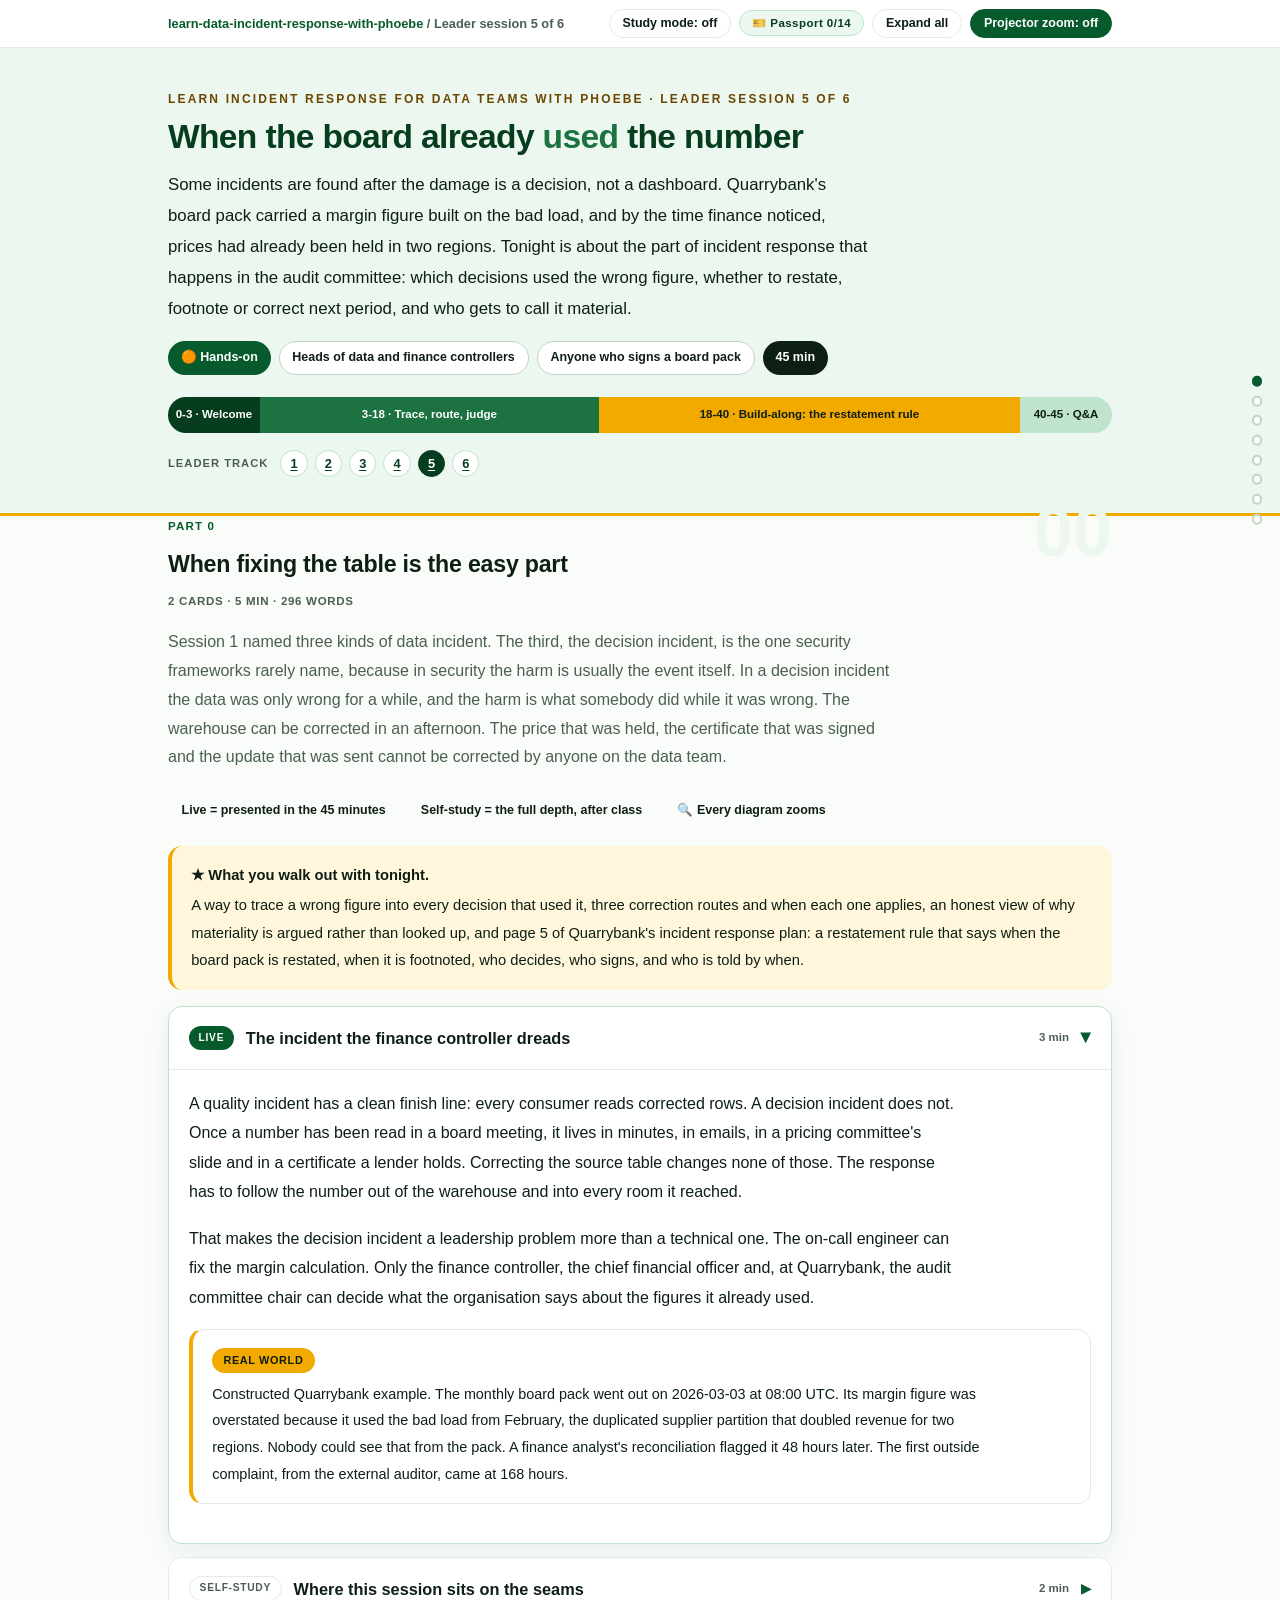
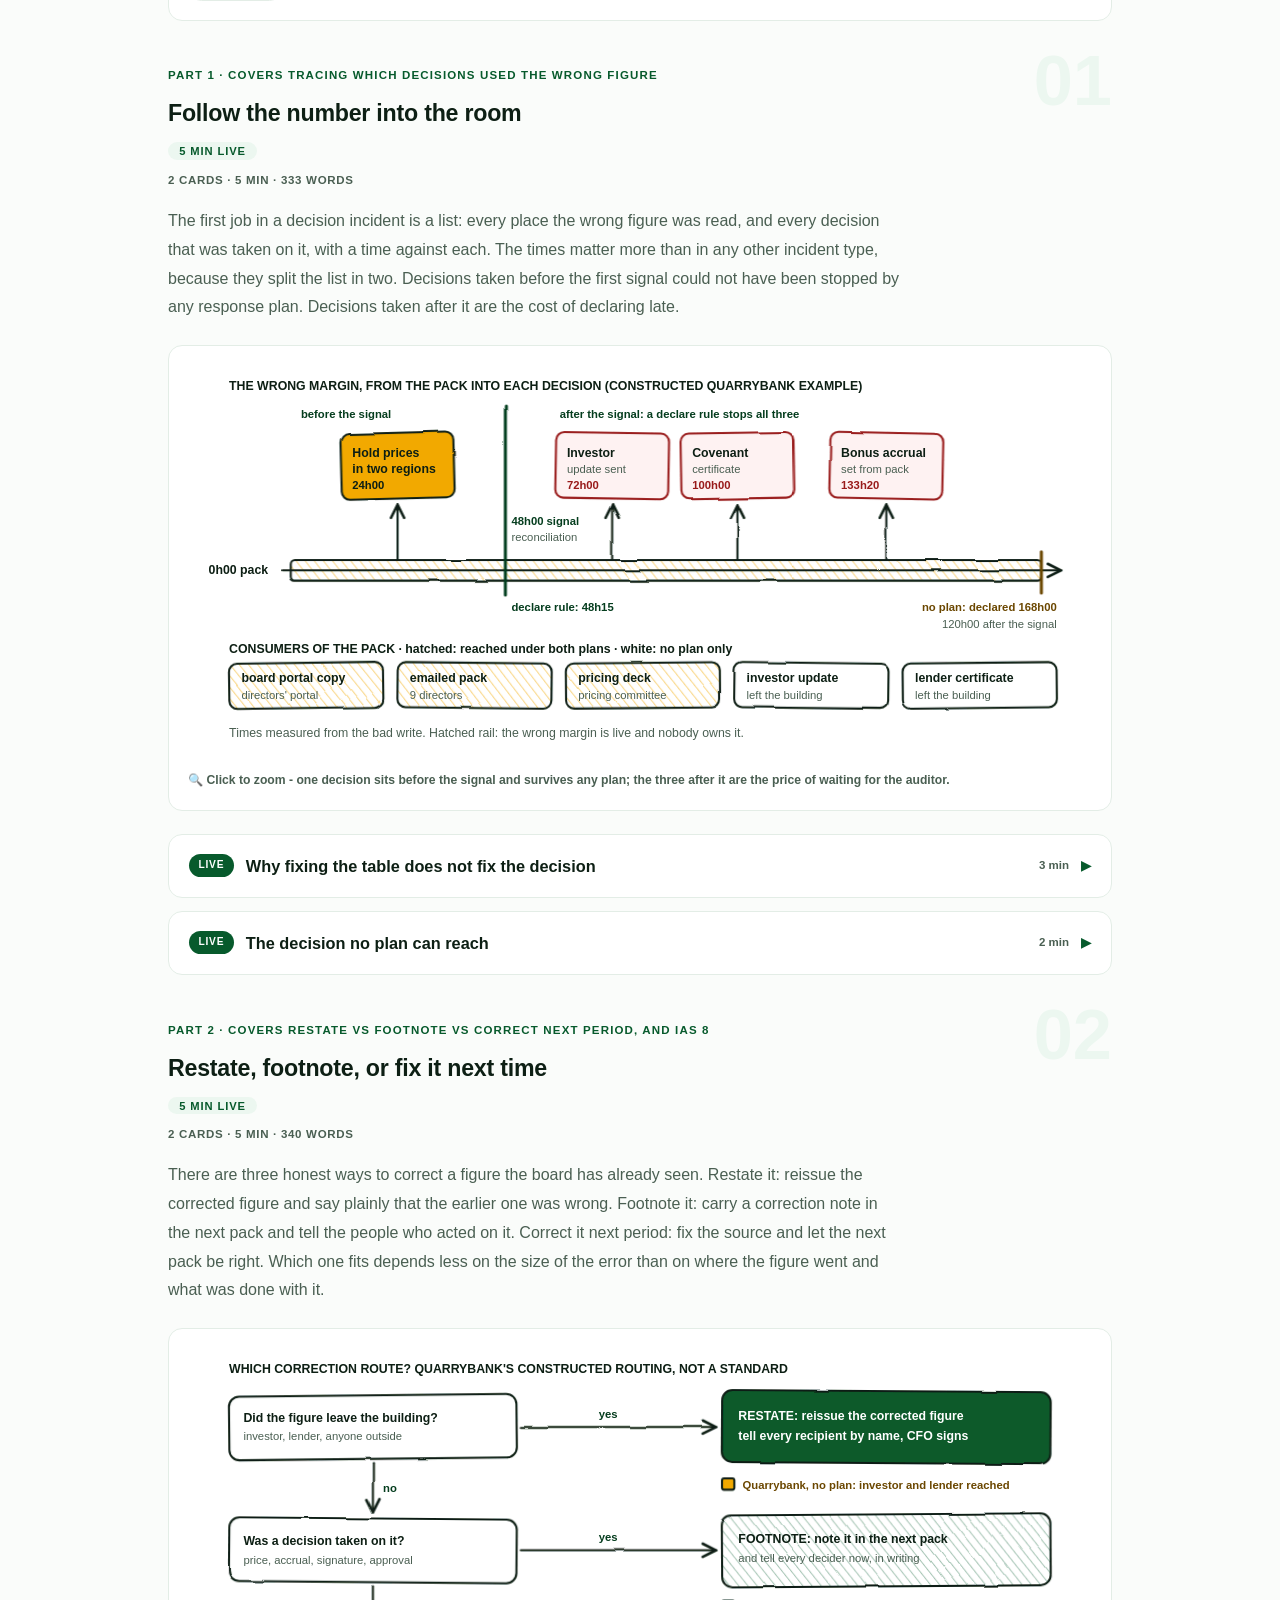
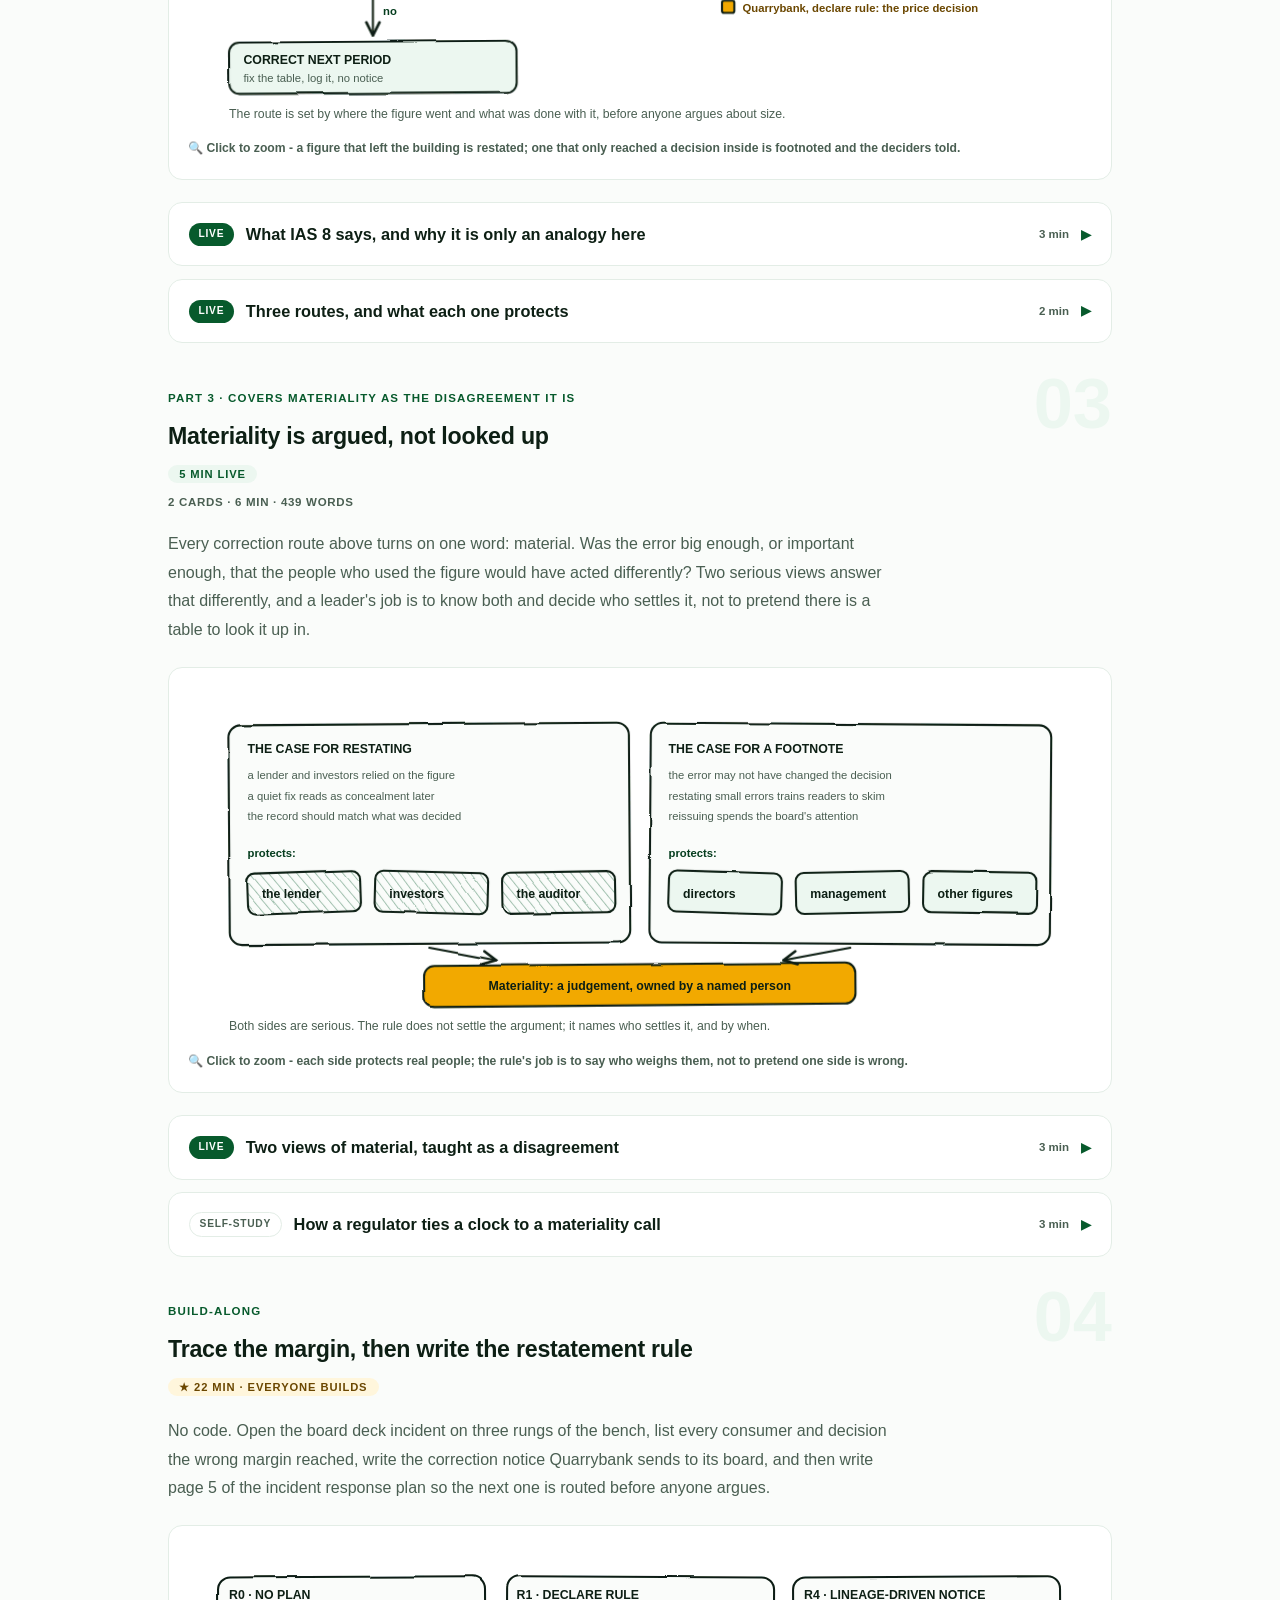
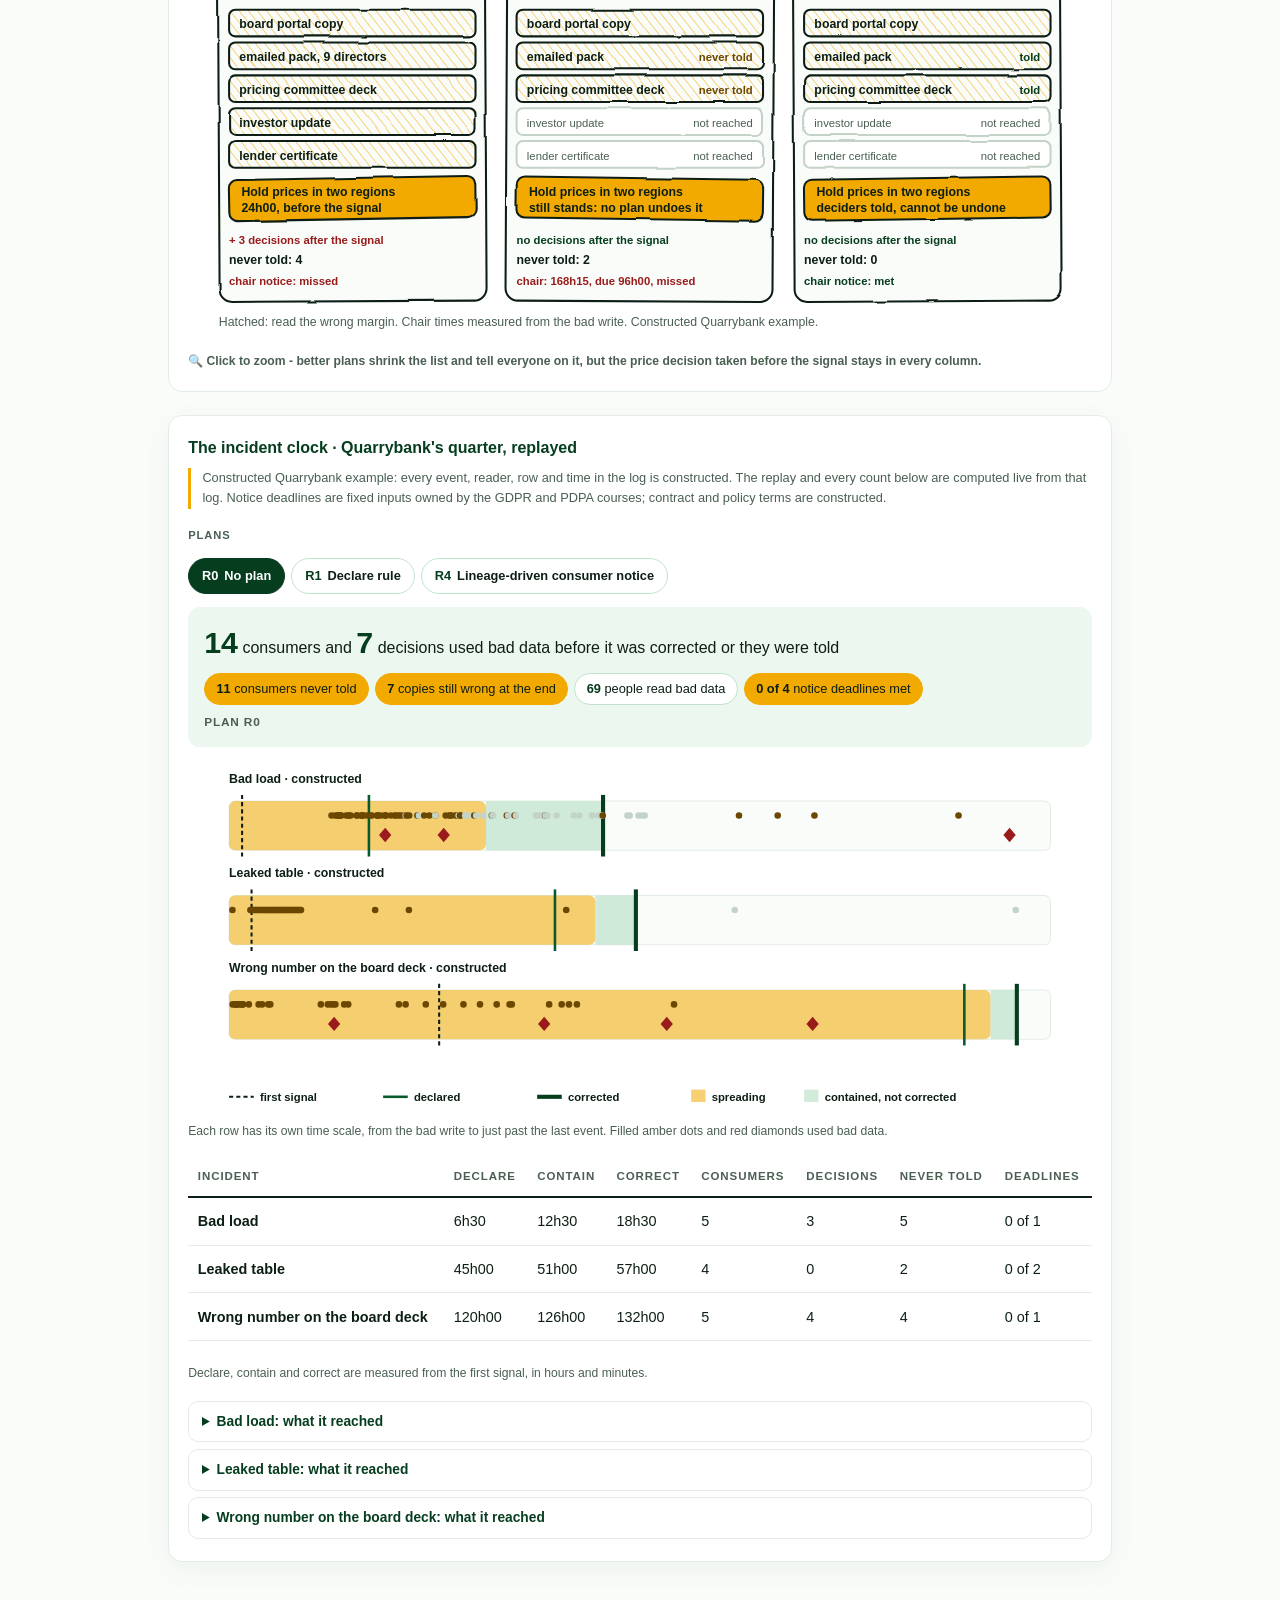
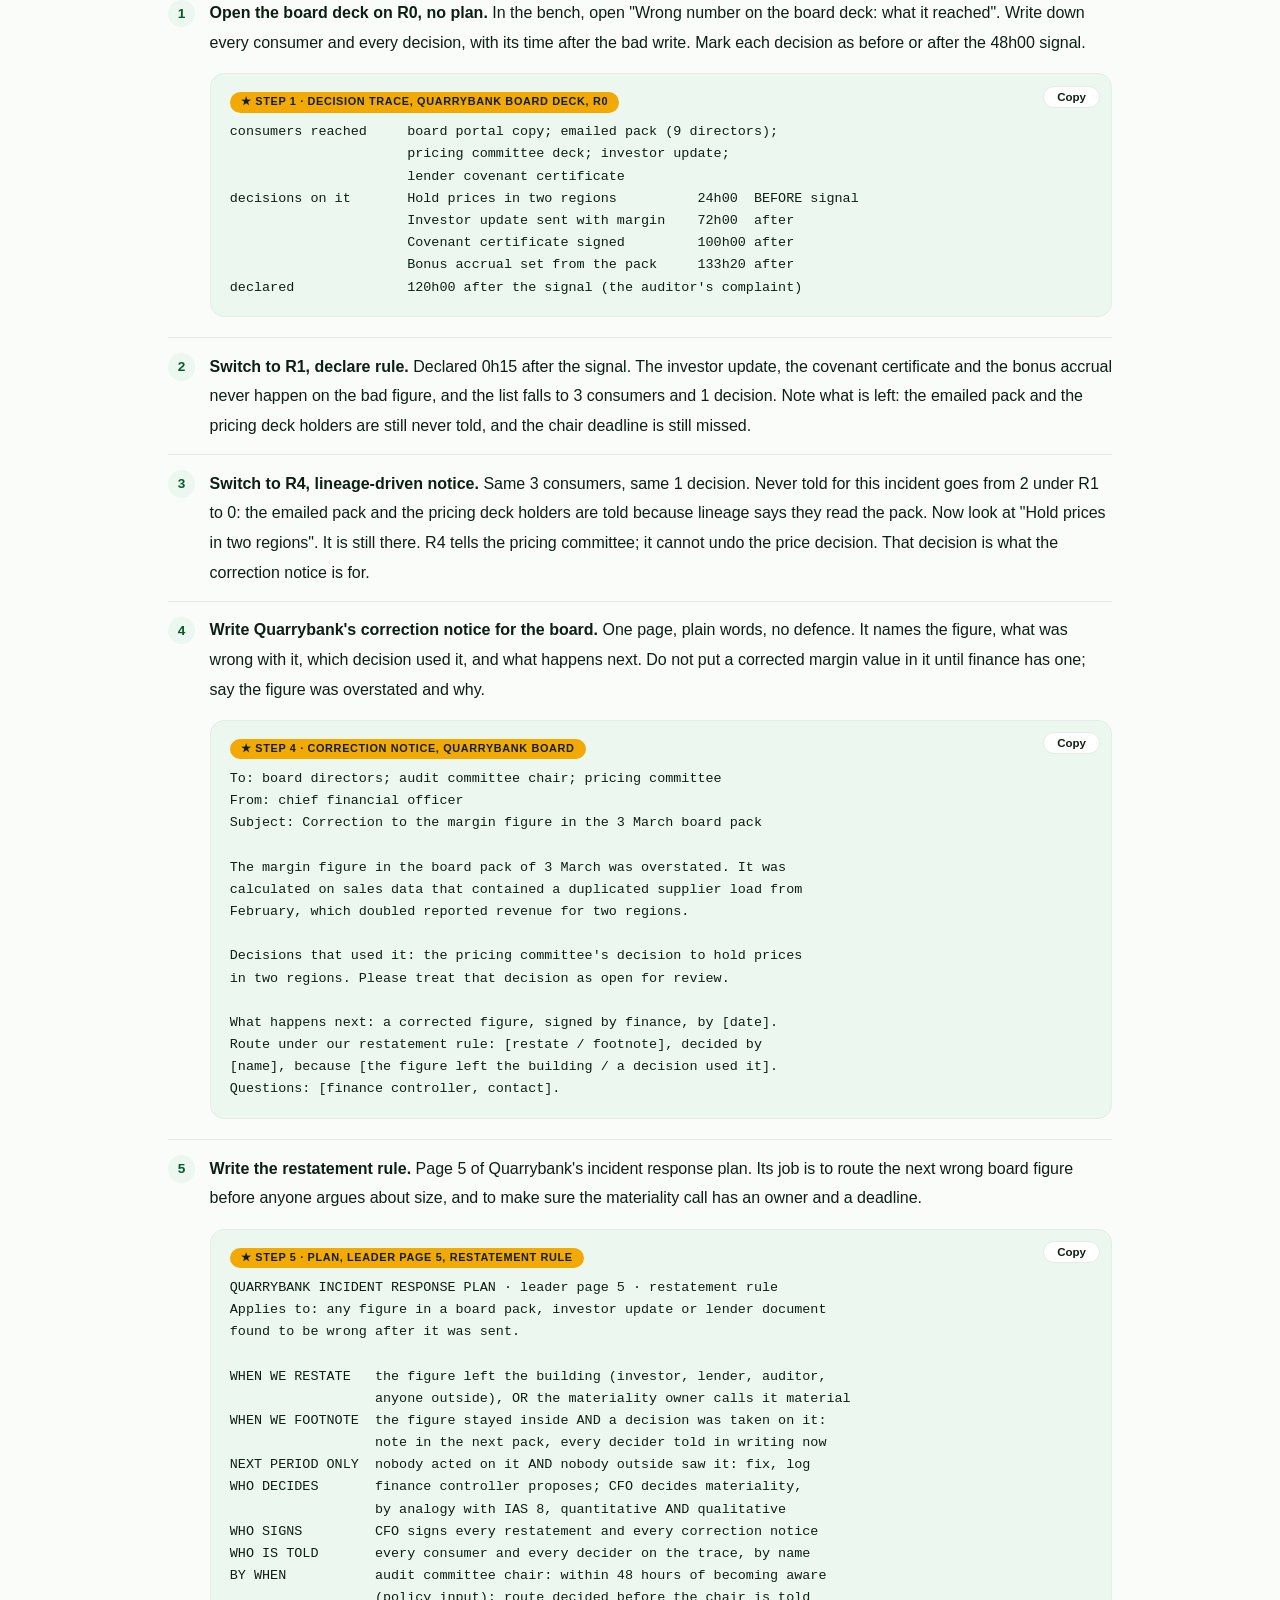
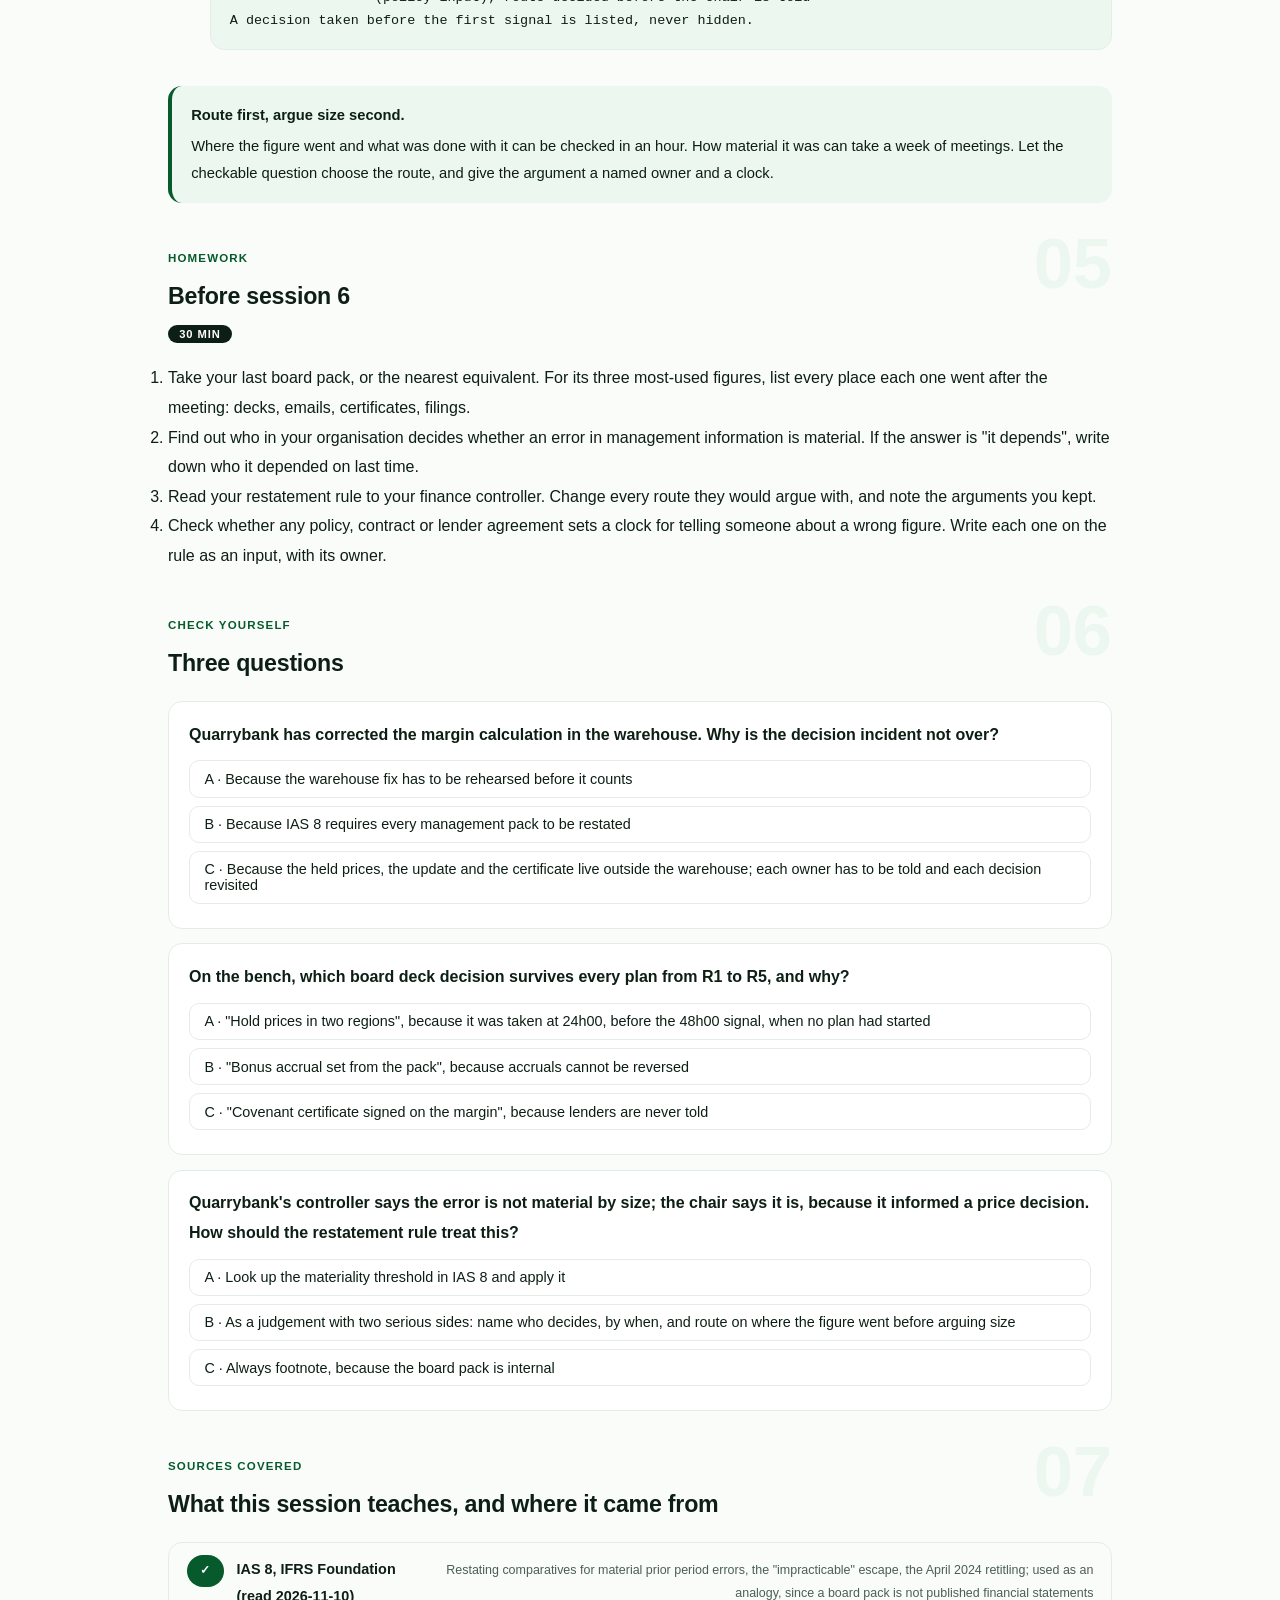
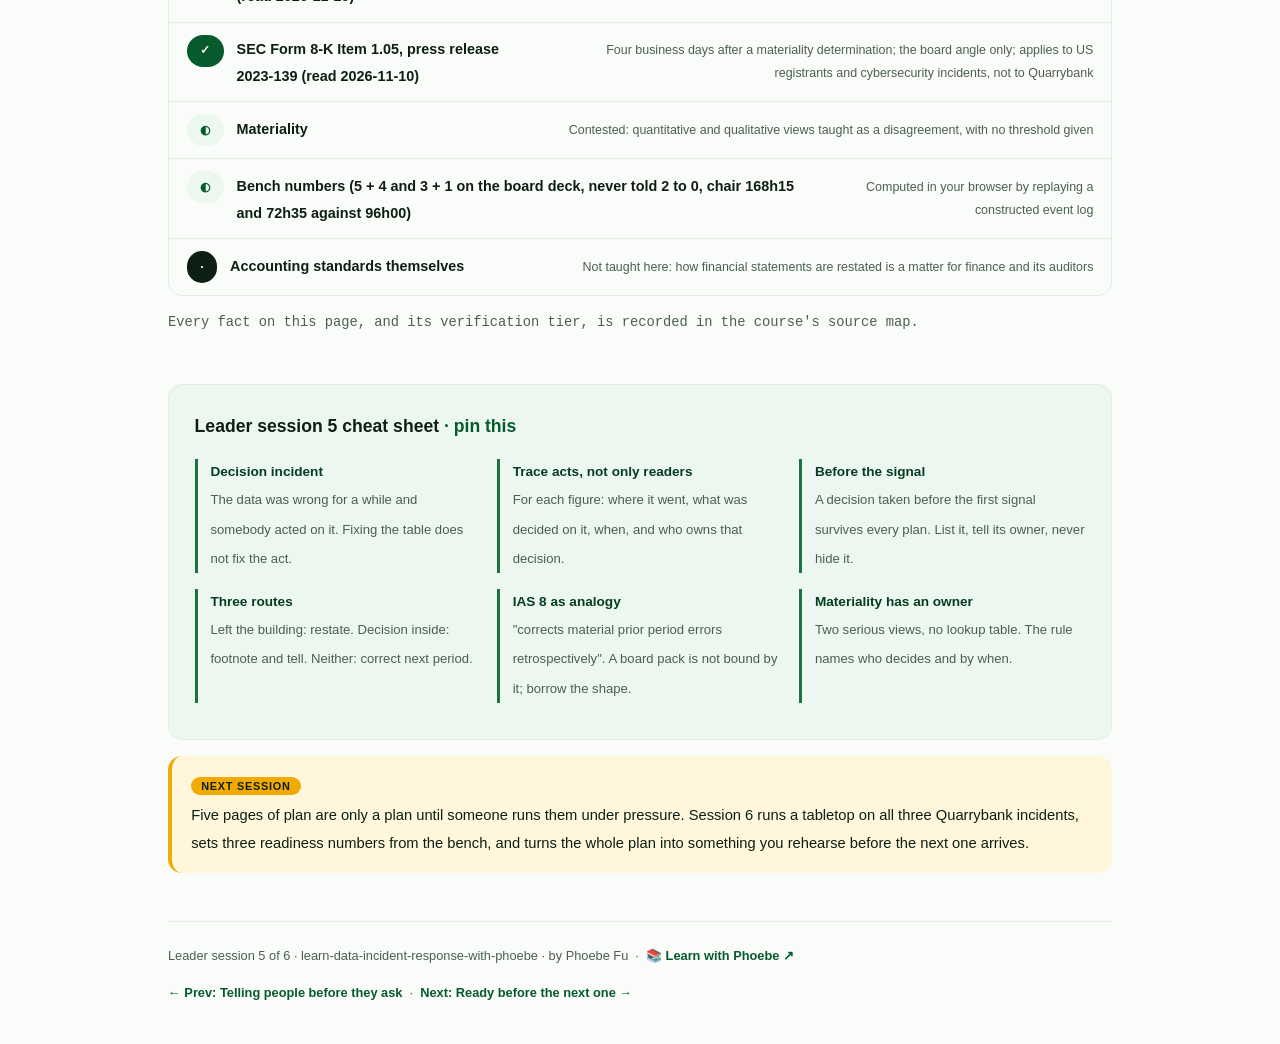
<file: courses/a5-when-the-board-used-the-number.html>
<!DOCTYPE html>
<html lang="en">
<head>
<meta charset="UTF-8">
<meta name="viewport" content="width=device-width, initial-scale=1.0">
<!-- social:start -->
<meta name="description" content="Leader session 5 of 6. Decision incidents: tracing which decisions used a wrong board figure, restate versus footnote versus correct next period, IAS 8 as the analogy a controller reaches for, and materiality taught as the disagreement it is.">
<meta property="og:type" content="article">
<meta property="og:site_name" content="Learn with Phoebe">
<meta property="og:title" content="When the board already used the number - learn incident response for data teams with phoebe">
<meta property="og:description" content="Leader session 5 of 6. Fixing the table does not fix the decision. A restatement rule written before the board pack goes out.">
<meta property="og:url" content="https://phoebefu6.github.io/learn-data-incident-response-with-phoebe/courses/a5-when-the-board-used-the-number.html">
<meta property="og:image" content="https://phoebefu6.github.io/learn-data-incident-response-with-phoebe/assets/og-cover.png">
<meta property="og:image:width" content="1200">
<meta property="og:image:height" content="630">
<meta name="twitter:card" content="summary_large_image">
<meta name="twitter:title" content="When the board already used the number - learn incident response for data teams with phoebe">
<meta name="twitter:description" content="The margin figure was wrong, and a pricing decision was made on it before anyone knew. Restate, footnote, or correct next period?">
<meta name="twitter:image" content="https://phoebefu6.github.io/learn-data-incident-response-with-phoebe/assets/og-cover.png">
<!-- social:end -->
<title>Leader session 5 · When the board already used the number - learn incident response for data teams with phoebe</title>
<link rel="stylesheet" href="../assets/style.css?v=3">
</head>
<body>

<div class="toolbar">
  <div class="wrap">
    <span class="crumb"><a href="../index.html">learn-data-incident-response-with-phoebe</a> / Leader session 5 of 6</span>
    <button class="btn" id="toggle-all" type="button">Expand all</button>
    <button class="btn primary" id="zoom-toggle" type="button">Projector zoom: off</button>
  </div>
</div>

<header class="masthead">
  <div class="wrap">
    <div class="eyebrow">Learn Incident Response for Data Teams with Phoebe · Leader session 5 of 6</div>
    <h1>When the board already <span class="accent">used</span> the number</h1>
    <p class="sub">Some incidents are found after the damage is a decision, not a dashboard. Quarrybank's board pack carried a margin figure built on the bad load, and by the time finance noticed, prices had already been held in two regions. Tonight is about the part of incident response that happens in the audit committee: which decisions used the wrong figure, whether to restate, footnote or correct next period, and who gets to call it material.</p>
    <div class="chip-row">
      <span class="chip level">🟠 Hands-on</span>
      <span class="chip audience">Heads of data and finance controllers</span>
      <span class="chip audience">Anyone who signs a board pack</span>
      <span class="chip time">45 min</span>
    </div>
    <div class="agenda">
      <span class="a1" style="flex:1">0-3 · Welcome</span>
      <span class="a2" style="flex:4">3-18 · Trace, route, judge</span>
      <span class="a3" style="flex:5">18-40 · Build-along: the restatement rule</span>
      <span class="a4" style="flex:1">40-45 · Q&amp;A</span>
    </div>
  </div>
</header>

<main class="wrap">

  <!-- ============ INTRO ============ -->
  <section class="section" id="intro">
    <div class="section-kicker">
      <span class="klabel">Part 0</span>
      <h2>When fixing the table is the easy part</h2>
    </div>
    <p class="lede">Session 1 named three kinds of data incident. The third, the decision incident, is the one security frameworks rarely name, because in security the harm is usually the event itself. In a decision incident the data was only wrong for a while, and the harm is what somebody did while it was wrong. The warehouse can be corrected in an afternoon. The price that was held, the certificate that was signed and the update that was sent cannot be corrected by anyone on the data team.</p>

    <div class="legend">
      <span class="pill">Live = presented in the 45 minutes</span>
      <span class="pill">Self-study = the full depth, after class</span>
      <span class="pill">🔍 Every diagram zooms</span>
    </div>

    <div class="callout win">
      <p><strong>★ What you walk out with tonight.</strong> A way to trace a wrong figure into every decision that used it, three correction routes and when each one applies, an honest view of why materiality is argued rather than looked up, and page 5 of Quarrybank's incident response plan: a restatement rule that says when the board pack is restated, when it is footnoted, who decides, who signs, and who is told by when.</p>
    </div>

    <details class="card" open>
      <summary><span class="mode live">Live</span>The incident the finance controller dreads<span class="mini">3 min</span><span class="caret">▶</span></summary>
      <div class="body">
        <p>A quality incident has a clean finish line: every consumer reads corrected rows. A decision incident does not. Once a number has been read in a board meeting, it lives in minutes, in emails, in a pricing committee's slide and in a certificate a lender holds. Correcting the source table changes none of those. The response has to follow the number out of the warehouse and into every room it reached.</p>
        <p>That makes the decision incident a leadership problem more than a technical one. The on-call engineer can fix the margin calculation. Only the finance controller, the chief financial officer and, at Quarrybank, the audit committee chair can decide what the organisation says about the figures it already used.</p>
        <div class="callout example">
          <span class="ex-pill">Real world</span>
          <p>Constructed Quarrybank example. The monthly board pack went out on 2026-03-03 at 08:00 UTC. Its margin figure was overstated because it used the bad load from February, the duplicated supplier partition that doubled revenue for two regions. Nobody could see that from the pack. A finance analyst's reconciliation flagged it 48 hours later. The first outside complaint, from the external auditor, came at 168 hours.</p>
        </div>
      </div>
    </details>

    <details class="card">
      <summary><span class="mode self">Self-study</span>Where this session sits on the seams<span class="mini">2 min</span><span class="caret">▶</span></summary>
      <div class="body">
        <ul>
          <li><strong>Accounting standards are not taught here.</strong> IAS 8 appears as the analogy a controller reaches for, quoted where it was read. How a published set of financial statements is restated is a question for the finance function and its auditors.</li>
          <li><strong>Telling people was session 4.</strong> The holding statement, the executive update and the cadence carry over; tonight adds the correction notice for the board.</li>
          <li><strong>The write-up belongs to the planned runbooks and postmortems course</strong>, listed on the <a href="https://phoebefu6.github.io/learn-with-phoebe/">Learn with Phoebe hub ↗</a>. Tonight produces the rule, not the after-action report.</li>
          <li><strong>Why the bad load reached the pack</strong> is a lineage question the observability course owns (<a href="https://phoebefu6.github.io/learn-data-observability-with-phoebe/courses/b7-lineage-blast-radius.html">lineage and blast radius ↗</a>).</li>
        </ul>
      </div>
    </details>
  </section>

  <!-- ============ PART 1 ============ -->
  <section class="section" id="part-1">
    <div class="section-kicker">
      <span class="klabel">Part 1 · covers tracing which decisions used the wrong figure</span>
      <h2>Follow the number into the room</h2>
      <span class="tag concept">5 min live</span>
    </div>
    <p class="lede">The first job in a decision incident is a list: every place the wrong figure was read, and every decision that was taken on it, with a time against each. The times matter more than in any other incident type, because they split the list in two. Decisions taken before the first signal could not have been stopped by any response plan. Decisions taken after it are the cost of declaring late.</p>

    <figure class="zoomable">
      <svg viewBox="0 0 880 384" xmlns="http://www.w3.org/2000/svg" role="img" aria-label="The board pack's wrong margin on a time rail measured from the bad write. The pack goes out at 0h00. The decision to hold prices in two regions is taken at 24h00, before the finance reconciliation signal at 48h00. With no plan, three more decisions follow after the signal: the investor update at 72h00, the covenant certificate at 100h00 and the bonus accrual at 133h20, and the response starts at 168h00, 120h00 after the signal. A declare rule declares at 48h15 and none of the three later decisions happen. Below, the five consumers of the pack: board portal copy, emailed pack to 9 directors and the pricing committee deck are reached under both plans; the investor update and the lender covenant certificate only with no plan.">
        <defs>
          <filter id="ia5aSk" x="-3%" y="-3%" width="106%" height="106%"><feTurbulence type="fractalNoise" baseFrequency="0.02" numOctaves="2" seed="53" result="n"/><feDisplacementMap in="SourceGraphic" in2="n" scale="2.4" xChannelSelector="R" yChannelSelector="G"/></filter>
          <pattern id="ia5aHc" patternUnits="userSpaceOnUse" width="7" height="7" patternTransform="rotate(-38)"><line x1="0" y1="0" x2="0" y2="7" stroke="#F2A900" stroke-width="1.4" opacity=".7"/></pattern>
          <marker id="ia5aAr" viewBox="0 0 10 10" refX="9" refY="5" markerWidth="8" markerHeight="8" orient="auto"><path d="M1 1 L9 5 L1 9" fill="none" stroke="#0D1F14" stroke-width="1.6" stroke-linecap="round"/></marker>
        </defs>
        <style>
          .ia5aH { font: 800 12px Inter, sans-serif; fill: #0D1F14; }
          .ia5aL { font: 600 12px Inter, sans-serif; fill: #0D1F14; }
          .ia5aS { font: 400 11px Inter, sans-serif; fill: #4A5F52; }
          .ia5aB { font: 800 11px Inter, sans-serif; fill: #6B4700; }
          .ia5aA { font: 700 11px Inter, sans-serif; fill: #053D1E; }
          .ia5aR { font: 800 11px Inter, sans-serif; fill: #991B1B; }
          .ia5aN { font: 400 12px Inter, sans-serif; fill: #4A5F52; }
        </style>

        <text class="ia5aA" x="110" y="52">before the signal</text>
        <text class="ia5aA" x="362" y="52">after the signal: a declare rule stops all three</text>

        <g filter="url(#ia5aSk)" fill="none" stroke="#0D1F14" stroke-width="2" stroke-linecap="round" stroke-linejoin="round">
          <rect x="149" y="66" width="110" height="64" rx="8" fill="#F2A900" transform="rotate(-1.5 204 98)"/>
          <rect x="358" y="66" width="110" height="64" rx="8" fill="#FEF2F2" stroke="#991B1B" transform="rotate(1 413 98)"/>
          <rect x="480" y="66" width="110" height="64" rx="8" fill="#FEF2F2" stroke="#991B1B" transform="rotate(-1 535 98)"/>
          <rect x="625" y="66" width="110" height="64" rx="8" fill="#FEF2F2" stroke="#991B1B" transform="rotate(1.2 680 98)"/>

          <rect x="100" y="190" width="731" height="20" rx="4" fill="url(#ia5aHc)"/>
          <path d="M92 200 L850 200" marker-end="url(#ia5aAr)"/>
          <path d="M204 190 L204 136" marker-end="url(#ia5aAr)"/>
          <path d="M413 190 L413 136" marker-end="url(#ia5aAr)"/>
          <path d="M535 190 L535 136" marker-end="url(#ia5aAr)"/>
          <path d="M680 190 L680 136" marker-end="url(#ia5aAr)"/>
          <path d="M309 40 L309 224" stroke="#053D1E" stroke-width="3"/>
          <path d="M831 182 L831 222" stroke="#6B4700" stroke-width="3"/>

          <rect x="40" y="290" width="150" height="44" rx="8" fill="url(#ia5aHc)" transform="rotate(-0.8 115 312)"/>
          <rect x="204" y="290" width="150" height="44" rx="8" fill="url(#ia5aHc)" transform="rotate(0.6 279 312)"/>
          <rect x="368" y="290" width="150" height="44" rx="8" fill="url(#ia5aHc)" transform="rotate(-0.5 443 312)"/>
          <rect x="532" y="290" width="150" height="44" rx="8" fill="#FFFFFF" transform="rotate(0.7 607 312)"/>
          <rect x="696" y="290" width="150" height="44" rx="8" fill="#FFFFFF" transform="rotate(-0.6 771 312)"/>
        </g>

        <text class="ia5aH" x="40" y="24">THE WRONG MARGIN, FROM THE PACK INTO EACH DECISION (CONSTRUCTED QUARRYBANK EXAMPLE)</text>

        <text class="ia5aL" x="160" y="90">Hold prices</text>
        <text class="ia5aL" x="160" y="105">in two regions</text>
        <text class="ia5aB" x="160" y="121" style="fill:#0D1F14">24h00</text>
        <text class="ia5aL" x="369" y="90">Investor</text>
        <text class="ia5aS" x="369" y="105">update sent</text>
        <text class="ia5aR" x="369" y="121">72h00</text>
        <text class="ia5aL" x="491" y="90">Covenant</text>
        <text class="ia5aS" x="491" y="105">certificate</text>
        <text class="ia5aR" x="491" y="121">100h00</text>
        <text class="ia5aL" x="636" y="90">Bonus accrual</text>
        <text class="ia5aS" x="636" y="105">set from pack</text>
        <text class="ia5aR" x="636" y="121">133h20</text>

        <text class="ia5aA" x="315" y="156">48h00 signal</text>
        <text class="ia5aS" x="315" y="171">reconciliation</text>
        <text class="ia5aL" x="20" y="204">0h00 pack</text>
        <text class="ia5aA" x="315" y="240">declare rule: 48h15</text>
        <text class="ia5aB" x="846" y="240" text-anchor="end">no plan: declared 168h00</text>
        <text class="ia5aS" x="846" y="256" text-anchor="end">120h00 after the signal</text>

        <text class="ia5aH" x="40" y="280">CONSUMERS OF THE PACK · hatched: reached under both plans · white: no plan only</text>
        <text class="ia5aL" x="52" y="309">board portal copy</text>
        <text class="ia5aS" x="52" y="325">directors' portal</text>
        <text class="ia5aL" x="216" y="309">emailed pack</text>
        <text class="ia5aS" x="216" y="325">9 directors</text>
        <text class="ia5aL" x="380" y="309">pricing deck</text>
        <text class="ia5aS" x="380" y="325">pricing committee</text>
        <text class="ia5aL" x="544" y="309">investor update</text>
        <text class="ia5aS" x="544" y="325">left the building</text>
        <text class="ia5aL" x="708" y="309">lender certificate</text>
        <text class="ia5aS" x="708" y="325">left the building</text>

        <text class="ia5aN" x="40" y="362">Times measured from the bad write. Hatched rail: the wrong margin is live and nobody owns it.</text>
      </svg>
      <figcaption>🔍 Click to zoom - one decision sits before the signal and survives any plan; the three after it are the price of waiting for the auditor.</figcaption>
    </figure>

    <details class="card">
      <summary><span class="mode live">Live</span>Why fixing the table does not fix the decision<span class="mini">3 min</span><span class="caret">▶</span></summary>
      <div class="body">
        <p>A corrected table changes what the next reader sees. It does not reach back into the meeting where prices were held, the email that carried the investor update, or the certificate a lender filed. Each of those is now a separate artefact with its own owner, outside the warehouse and outside the data team's reach.</p>
        <p>So the trace for a decision incident has two columns the quality trace does not: <strong>what was decided on it</strong>, and <strong>who owns undoing or confirming that decision</strong>. For Quarrybank the pricing committee owns the held prices, investor relations owns the update, the chief financial officer owns the covenant certificate and finance owns the bonus accrual. The data team owns none of them, and has to tell all of them.</p>
        <div class="callout tip">
          <p><strong>Ask "what was decided on it?", not only "who read it?"</strong> A consumer trace counts readers. A decision trace counts acts. The second list is shorter and every item on it is more expensive.</p>
        </div>
      </div>
    </details>

    <details class="card">
      <summary><span class="mode live">Live</span>The decision no plan can reach<span class="mini">2 min</span><span class="caret">▶</span></summary>
      <div class="body">
        <p>The pricing committee held prices in two regions 24 hours after the pack went out. The finance reconciliation flagged the margin 24 hours after that. No response plan starts before its first signal, so no response plan could have stopped that decision. The best a plan can do is tell the pricing committee quickly, so the decision can be revisited.</p>
        <div class="callout example">
          <span class="ex-pill">Real world</span>
          <p>Constructed Quarrybank example, measured on the bench. With no plan, the board deck incident is declared 120h00 after the signal, when the auditor complains, and the wrong margin reaches 5 consumers and 4 decisions, with 35 bad reads by 17 people. With a declare rule (R1) it is declared 0h15 after the signal and the count falls to 3 consumers and 1 decision. That 1 decision, "Hold prices in two regions", stays on every rung of the bench.</p>
        </div>
        <p>What happens before the first signal is a detection problem: how long it took a reconciliation to notice the margin had moved. That belongs to the observability course. Tonight takes the signal as given.</p>
      </div>
    </details>
  </section>

  <!-- ============ PART 2 ============ -->
  <section class="section" id="part-2">
    <div class="section-kicker">
      <span class="klabel">Part 2 · covers restate vs footnote vs correct next period, and IAS 8</span>
      <h2>Restate, footnote, or fix it next time</h2>
      <span class="tag concept">5 min live</span>
    </div>
    <p class="lede">There are three honest ways to correct a figure the board has already seen. Restate it: reissue the corrected figure and say plainly that the earlier one was wrong. Footnote it: carry a correction note in the next pack and tell the people who acted on it. Correct it next period: fix the source and let the next pack be right. Which one fits depends less on the size of the error than on where the figure went and what was done with it.</p>

    <figure class="zoomable">
      <svg viewBox="0 0 880 370" xmlns="http://www.w3.org/2000/svg" role="img" aria-label="A decision tree for correcting a wrong board figure. First question: did the figure leave the building, to an investor, a lender or anyone outside? Yes leads to restate: reissue the corrected figure, tell every recipient by name, the chief financial officer signs. With no plan, Quarrybank lands here, because the investor update and the lender certificate went out. No leads to a second question: was a decision taken on it? Yes leads to footnote: note it in the next pack and tell every decider now. With a declare rule, Quarrybank lands here, because of the price decision. No leads to correct next period: fix the table and log it.">
        <defs>
          <filter id="ia5bSk" x="-3%" y="-3%" width="106%" height="106%"><feTurbulence type="fractalNoise" baseFrequency="0.02" numOctaves="2" seed="61" result="n"/><feDisplacementMap in="SourceGraphic" in2="n" scale="2.4" xChannelSelector="R" yChannelSelector="G"/></filter>
          <pattern id="ia5bHc" patternUnits="userSpaceOnUse" width="7" height="7" patternTransform="rotate(-38)"><line x1="0" y1="0" x2="0" y2="7" stroke="#075A2C" stroke-width="1.4" opacity=".5"/></pattern>
          <marker id="ia5bAr" viewBox="0 0 10 10" refX="9" refY="5" markerWidth="8" markerHeight="8" orient="auto"><path d="M1 1 L9 5 L1 9" fill="none" stroke="#0D1F14" stroke-width="1.6" stroke-linecap="round"/></marker>
        </defs>
        <style>
          .ia5bH { font: 800 12px Inter, sans-serif; fill: #0D1F14; }
          .ia5bL { font: 600 12px Inter, sans-serif; fill: #0D1F14; }
          .ia5bS { font: 400 11px Inter, sans-serif; fill: #4A5F52; }
          .ia5bB { font: 800 11px Inter, sans-serif; fill: #6B4700; }
          .ia5bW { font: 800 12px Inter, sans-serif; fill: #FFFFFF; }
          .ia5bA { font: 700 11px Inter, sans-serif; fill: #053D1E; }
          .ia5bN { font: 400 12px Inter, sans-serif; fill: #4A5F52; }
        </style>

        <text class="ia5bH" x="40" y="24">WHICH CORRECTION ROUTE? QUARRYBANK'S CONSTRUCTED ROUTING, NOT A STANDARD</text>

        <g filter="url(#ia5bSk)" fill="none" stroke="#0D1F14" stroke-width="2" stroke-linecap="round" stroke-linejoin="round">
          <rect x="40" y="46" width="280" height="62" rx="10" fill="#FFFFFF" transform="rotate(-0.6 180 77)"/>
          <rect x="40" y="166" width="280" height="62" rx="10" fill="#FFFFFF" transform="rotate(0.5 180 197)"/>
          <rect x="40" y="286" width="280" height="50" rx="10" fill="#ECF7F0" transform="rotate(-0.4 180 311)"/>
          <path d="M324 77 L514 77" marker-end="url(#ia5bAr)"/>
          <path d="M180 112 L180 160" marker-end="url(#ia5bAr)"/>
          <path d="M324 197 L514 197" marker-end="url(#ia5bAr)"/>
          <path d="M180 232 L180 280" marker-end="url(#ia5bAr)"/>
          <rect x="520" y="42" width="320" height="70" rx="10" fill="#075A2C" transform="rotate(0.4 680 77)"/>
          <rect x="520" y="162" width="320" height="70" rx="10" fill="url(#ia5bHc)" transform="rotate(-0.4 680 197)"/>
          <rect x="520" y="126" width="12" height="12" rx="2" fill="#F2A900"/>
          <rect x="520" y="246" width="12" height="12" rx="2" fill="#F2A900"/>
        </g>

        <text class="ia5bL" x="54" y="72">Did the figure leave the building?</text>
        <text class="ia5bS" x="54" y="90">investor, lender, anyone outside</text>
        <text class="ia5bL" x="54" y="192">Was a decision taken on it?</text>
        <text class="ia5bS" x="54" y="210">price, accrual, signature, approval</text>
        <text class="ia5bL" x="54" y="308">CORRECT NEXT PERIOD</text>
        <text class="ia5bS" x="54" y="325">fix the table, log it, no notice</text>

        <text class="ia5bA" x="400" y="68">yes</text>
        <text class="ia5bA" x="190" y="140">no</text>
        <text class="ia5bA" x="400" y="188">yes</text>
        <text class="ia5bA" x="190" y="260">no</text>

        <text class="ia5bW" x="536" y="70">RESTATE: reissue the corrected figure</text>
        <text class="ia5bW" x="536" y="90">tell every recipient by name, CFO signs</text>
        <text class="ia5bL" x="536" y="190">FOOTNOTE: note it in the next pack</text>
        <text class="ia5bS" x="536" y="208">and tell every decider now, in writing</text>

        <text class="ia5bB" x="540" y="137">Quarrybank, no plan: investor and lender reached</text>
        <text class="ia5bB" x="540" y="257">Quarrybank, declare rule: the price decision</text>

        <text class="ia5bN" x="40" y="360">The route is set by where the figure went and what was done with it, before anyone argues about size.</text>
      </svg>
      <figcaption>🔍 Click to zoom - a figure that left the building is restated; one that only reached a decision inside is footnoted and the deciders told.</figcaption>
    </figure>

    <details class="card">
      <summary><span class="mode live">Live</span>What IAS 8 says, and why it is only an analogy here<span class="mini">3 min</span><span class="caret">▶</span></summary>
      <div class="body">
        <p>A finance controller asked "do we restate?" reaches for IAS 8, the international standard that covers errors in financial statements. Its rule is short: "an entity corrects material prior period errors retrospectively by restating the comparative amounts", with an escape for when it cannot be done: "Unless it is impracticable to determine the effects of the error". The standard was retitled in April 2024 to "Basis of Preparation of Financial Statements".</p>
        <p>A board pack is management information, not published financial statements, so IAS 8 does not bind it. It is the analogy, not the rule. What it lends the board pack is a shape worth copying: a material error is corrected by putting the earlier figure right in the record, not only by getting the next one right, and "impracticable" is a narrow escape that has to be argued, not assumed.</p>
        <div class="callout tip">
          <p><strong>Say "by analogy with IAS 8" in the room, out loud.</strong> It stops two arguments at once: the one that says the standard forces a restatement of a management pack, and the one that says the standard is irrelevant because the pack is internal.</p>
        </div>
      </div>
    </details>

    <details class="card">
      <summary><span class="mode live">Live</span>Three routes, and what each one protects<span class="mini">2 min</span><span class="caret">▶</span></summary>
      <div class="body">
        <table class="clean">
          <thead><tr><th>Route</th><th>What happens</th><th>When it fits</th><th>What it costs</th></tr></thead>
          <tbody>
            <tr><td><strong>Restate</strong></td><td>The corrected figure is reissued and the error is named</td><td>The figure left the building: an investor, a lender, an auditor relied on it</td><td>Attention, and the questions every restatement invites</td></tr>
            <tr><td><strong>Footnote</strong></td><td>A correction note in the next pack, every decider told now</td><td>The figure stayed inside but a decision was taken on it</td><td>Less visibility; relies on the deciders being told directly</td></tr>
            <tr><td><strong>Correct next period</strong></td><td>The source is fixed and the next pack is right</td><td>Nobody acted on it and nobody outside saw it</td><td>Nothing, if those two conditions are really true</td></tr>
          </tbody>
        </table>
        <p>The routes are not a ranking of severity. A small error that reached a lender may need a restatement; a larger one that nobody acted on may not. Quarrybank's own rung on the bench decides its route: with no plan the investor update and the covenant certificate carried the wrong margin out of the building; with a declare rule only the price decision did.</p>
      </div>
    </details>
  </section>

  <!-- ============ PART 3 ============ -->
  <section class="section" id="part-3">
    <div class="section-kicker">
      <span class="klabel">Part 3 · covers materiality as the disagreement it is</span>
      <h2>Materiality is argued, not looked up</h2>
      <span class="tag concept">5 min live</span>
    </div>
    <p class="lede">Every correction route above turns on one word: material. Was the error big enough, or important enough, that the people who used the figure would have acted differently? Two serious views answer that differently, and a leader's job is to know both and decide who settles it, not to pretend there is a table to look it up in.</p>

    <figure class="zoomable">
      <svg viewBox="0 0 880 344" xmlns="http://www.w3.org/2000/svg" role="img" aria-label="Two sides of the restate or footnote argument. The case for restating: a lender and investors relied on the figure, a quiet fix reads as concealment later, and the record should match what was decided; it protects the lender, the investors and the auditor. The case for a footnote: the error may not have changed the decision, restating small errors teaches readers to ignore restatements, and reissuing costs the board's attention; it protects the directors, management and the trust in every other figure in the pack. Between them: materiality is a judgement owned by a named person.">
        <defs>
          <filter id="ia5cSk" x="-3%" y="-3%" width="106%" height="106%"><feTurbulence type="fractalNoise" baseFrequency="0.02" numOctaves="2" seed="67" result="n"/><feDisplacementMap in="SourceGraphic" in2="n" scale="2.4" xChannelSelector="R" yChannelSelector="G"/></filter>
          <pattern id="ia5cHc" patternUnits="userSpaceOnUse" width="7" height="7" patternTransform="rotate(-38)"><line x1="0" y1="0" x2="0" y2="7" stroke="#075A2C" stroke-width="1.4" opacity=".5"/></pattern>
          <marker id="ia5cAr" viewBox="0 0 10 10" refX="9" refY="5" markerWidth="8" markerHeight="8" orient="auto"><path d="M1 1 L9 5 L1 9" fill="none" stroke="#0D1F14" stroke-width="1.6" stroke-linecap="round"/></marker>
        </defs>
        <style>
          .ia5cH { font: 800 12px Inter, sans-serif; fill: #0D1F14; }
          .ia5cL { font: 600 12px Inter, sans-serif; fill: #0D1F14; }
          .ia5cS { font: 400 11px Inter, sans-serif; fill: #4A5F52; }
          .ia5cA { font: 700 11px Inter, sans-serif; fill: #053D1E; }
          .ia5cN { font: 400 12px Inter, sans-serif; fill: #4A5F52; }
        </style>

        <g filter="url(#ia5cSk)" fill="none" stroke="#0D1F14" stroke-width="2" stroke-linecap="round" stroke-linejoin="round">
          <rect x="40" y="36" width="390" height="214" rx="12" fill="#FAFCFA" transform="rotate(-0.4 235 143)"/>
          <rect x="450" y="36" width="390" height="214" rx="12" fill="#FAFCFA" transform="rotate(0.4 645 143)"/>
          <rect x="58" y="180" width="110" height="40" rx="8" fill="url(#ia5cHc)" transform="rotate(-2 113 200)"/>
          <rect x="182" y="180" width="110" height="40" rx="8" fill="url(#ia5cHc)" transform="rotate(1.5 237 200)"/>
          <rect x="306" y="180" width="110" height="40" rx="8" fill="url(#ia5cHc)" transform="rotate(-1 361 200)"/>
          <rect x="468" y="180" width="110" height="40" rx="8" fill="#ECF7F0" transform="rotate(1.8 523 200)"/>
          <rect x="592" y="180" width="110" height="40" rx="8" fill="#ECF7F0" transform="rotate(-1.2 647 200)"/>
          <rect x="716" y="180" width="110" height="40" rx="8" fill="#ECF7F0" transform="rotate(1 771 200)"/>
          <rect x="230" y="270" width="420" height="40" rx="10" fill="#F2A900" transform="rotate(-0.5 440 290)"/>
          <path d="M235 254 L300 266" marker-end="url(#ia5cAr)"/>
          <path d="M645 254 L580 266" marker-end="url(#ia5cAr)"/>
        </g>

        <text class="ia5cH" x="58" y="64">THE CASE FOR RESTATING</text>
        <text class="ia5cS" x="58" y="90">a lender and investors relied on the figure</text>
        <text class="ia5cS" x="58" y="110">a quiet fix reads as concealment later</text>
        <text class="ia5cS" x="58" y="130">the record should match what was decided</text>
        <text class="ia5cA" x="58" y="166">protects:</text>
        <text class="ia5cL" x="72" y="205">the lender</text>
        <text class="ia5cL" x="196" y="205">investors</text>
        <text class="ia5cL" x="320" y="205">the auditor</text>

        <text class="ia5cH" x="468" y="64">THE CASE FOR A FOOTNOTE</text>
        <text class="ia5cS" x="468" y="90">the error may not have changed the decision</text>
        <text class="ia5cS" x="468" y="110">restating small errors trains readers to skim</text>
        <text class="ia5cS" x="468" y="130">reissuing spends the board's attention</text>
        <text class="ia5cA" x="468" y="166">protects:</text>
        <text class="ia5cL" x="482" y="205">directors</text>
        <text class="ia5cL" x="606" y="205">management</text>
        <text class="ia5cL" x="730" y="205">other figures</text>

        <text class="ia5cL" x="440" y="295" text-anchor="middle">Materiality: a judgement, owned by a named person</text>

        <text class="ia5cN" x="40" y="334">Both sides are serious. The rule does not settle the argument; it names who settles it, and by when.</text>
      </svg>
      <figcaption>🔍 Click to zoom - each side protects real people; the rule's job is to say who weighs them, not to pretend one side is wrong.</figcaption>
    </figure>

    <details class="card">
      <summary><span class="mode live">Live</span>Two views of material, taught as a disagreement<span class="mini">3 min</span><span class="caret">▶</span></summary>
      <div class="body">
        <p><strong>The quantitative view</strong> sets a threshold: an error is material if it moves the figure by more than an agreed amount. Its strength is consistency. The same error is treated the same way every month, and nobody has to win an argument at 9pm. Its weakness is that a threshold measures the number, not what was done with it.</p>
        <p><strong>The qualitative view</strong> asks what the error did. Did it change a decision? Did it reach a lender or an investor? Did it cross a line that matters, such as a covenant? Its strength is that it follows the harm. Its weakness is that it needs judgement, and judgement under pressure tends to find reasons why this one is not material.</p>
        <p>Practitioners hold both, and they disagree about which leads. There is no threshold number here, because none was read at source and any number quoted would be a guess presented as a rule. The IAS 8 materiality definition was clarified in 2018; its text was not read, so it is not paraphrased here.</p>
        <div class="callout example">
          <span class="ex-pill">Real world</span>
          <p>Constructed Quarrybank example. Quarrybank's controller argues the margin error is not material on its own size. The audit committee chair argues it is material because it informed a price decision and, with no plan, reached a lender's covenant certificate. Both are right about what they are measuring. The restatement rule exists so that this argument has an owner and a deadline instead of a winner.</p>
        </div>
      </div>
    </details>

    <details class="card">
      <summary><span class="mode self">Self-study</span>How a regulator ties a clock to a materiality call<span class="mini">3 min</span><span class="caret">▶</span></summary>
      <div class="body">
        <p>The clearest public example of a clock attached to a materiality determination is SEC Form 8-K Item 1.05. It is due "four business days after a registrant determines that a cybersecurity incident is material", and describes the "material aspects of the incident's nature, scope, and timing". It applies to US registrants and to cybersecurity incidents only. Quarrybank is not a registrant, and a margin error is not a cybersecurity incident.</p>
        <p>The shape is still worth borrowing. The clock starts at the determination, not at the event, so the speed of the determination becomes the thing to manage. Quarrybank's constructed policy does the same for its own board: the audit committee chair is told within 48 hours of anyone becoming aware of a misstated board figure.</p>
        <div class="callout example">
          <span class="ex-pill">Real world</span>
          <p>Constructed Quarrybank example, measured on the bench. Becoming aware is the 48h00 reconciliation, so the chair notice is due 96h00 after the bad write. With only a declare rule (R1) the chair is told at 168h15 after the bad write: missed, because nobody owns the notice. With severity and roles (R2) the chair is told at 72h35: met. A declare rule starts the clock; it takes a named owner to beat it.</p>
        </div>
      </div>
    </details>
  </section>

  <!-- ============ DEMO ============ -->
  <section class="section" id="demo-1">
    <div class="section-kicker">
      <span class="klabel">Build-along</span>
      <h2>Trace the margin, then write the restatement rule</h2>
      <span class="tag demo">★ 22 min · everyone builds</span>
    </div>
    <p class="lede">No code. Open the board deck incident on three rungs of the bench, list every consumer and decision the wrong margin reached, write the correction notice Quarrybank sends to its board, and then write page 5 of the incident response plan so the next one is routed before anyone argues.</p>

    <figure class="zoomable">
      <svg viewBox="0 0 880 384" xmlns="http://www.w3.org/2000/svg" role="img" aria-label="The board deck incident on three bench rungs. No plan, R0: all five consumers reached, four decisions, 4 consumers never told, chair notice missed. Declare rule, R1: three consumers reached, the board portal copy, the emailed pack and the pricing deck; one decision; 2 never told; chair notice missed, told 168h15 against a due time of 96h00. Lineage-driven notice, R4: the same three consumers and one decision, 0 never told, chair notice met. In all three columns the decision to hold prices in two regions, made at 24h00 before the signal, remains.">
        <defs>
          <filter id="ia5dSk" x="-3%" y="-3%" width="106%" height="106%"><feTurbulence type="fractalNoise" baseFrequency="0.02" numOctaves="2" seed="71" result="n"/><feDisplacementMap in="SourceGraphic" in2="n" scale="2.4" xChannelSelector="R" yChannelSelector="G"/></filter>
          <pattern id="ia5dHc" patternUnits="userSpaceOnUse" width="7" height="7" patternTransform="rotate(-38)"><line x1="0" y1="0" x2="0" y2="7" stroke="#F2A900" stroke-width="1.4" opacity=".7"/></pattern>
          <marker id="ia5dAr" viewBox="0 0 10 10" refX="9" refY="5" markerWidth="8" markerHeight="8" orient="auto"><path d="M1 1 L9 5 L1 9" fill="none" stroke="#0D1F14" stroke-width="1.6" stroke-linecap="round"/></marker>
        </defs>
        <style>
          .ia5dH { font: 800 12px Inter, sans-serif; fill: #0D1F14; }
          .ia5dL { font: 600 12px Inter, sans-serif; fill: #0D1F14; }
          .ia5dS { font: 400 11px Inter, sans-serif; fill: #4A5F52; }
          .ia5dB { font: 800 11px Inter, sans-serif; fill: #6B4700; }
          .ia5dR { font: 800 11px Inter, sans-serif; fill: #991B1B; }
          .ia5dA { font: 700 11px Inter, sans-serif; fill: #053D1E; }
          .ia5dN { font: 400 12px Inter, sans-serif; fill: #4A5F52; }
        </style>

        <g filter="url(#ia5dSk)" fill="none" stroke="#0D1F14" stroke-width="2" stroke-linecap="round" stroke-linejoin="round">
          <rect x="30" y="30" width="260" height="316" rx="12" fill="#FAFCFA" transform="rotate(-0.3 160 188)"/>
          <rect x="310" y="30" width="260" height="316" rx="12" fill="#FAFCFA" transform="rotate(0.3 440 188)"/>
          <rect x="590" y="30" width="260" height="316" rx="12" fill="#FAFCFA" transform="rotate(-0.3 720 188)"/>

          <rect x="40" y="62" width="240" height="26" rx="6" fill="url(#ia5dHc)"/>
          <rect x="40" y="94" width="240" height="26" rx="6" fill="url(#ia5dHc)"/>
          <rect x="40" y="126" width="240" height="26" rx="6" fill="url(#ia5dHc)"/>
          <rect x="40" y="158" width="240" height="26" rx="6" fill="url(#ia5dHc)"/>
          <rect x="40" y="190" width="240" height="26" rx="6" fill="url(#ia5dHc)"/>

          <rect x="320" y="62" width="240" height="26" rx="6" fill="url(#ia5dHc)"/>
          <rect x="320" y="94" width="240" height="26" rx="6" fill="url(#ia5dHc)"/>
          <rect x="320" y="126" width="240" height="26" rx="6" fill="url(#ia5dHc)"/>
          <rect x="320" y="158" width="240" height="26" rx="6" fill="#FFFFFF" stroke="#C3D3C8"/>
          <rect x="320" y="190" width="240" height="26" rx="6" fill="#FFFFFF" stroke="#C3D3C8"/>

          <rect x="600" y="62" width="240" height="26" rx="6" fill="url(#ia5dHc)"/>
          <rect x="600" y="94" width="240" height="26" rx="6" fill="url(#ia5dHc)"/>
          <rect x="600" y="126" width="240" height="26" rx="6" fill="url(#ia5dHc)"/>
          <rect x="600" y="158" width="240" height="26" rx="6" fill="#FFFFFF" stroke="#C3D3C8"/>
          <rect x="600" y="190" width="240" height="26" rx="6" fill="#FFFFFF" stroke="#C3D3C8"/>

          <rect x="40" y="226" width="240" height="40" rx="8" fill="#F2A900" transform="rotate(-1 160 246)"/>
          <rect x="320" y="226" width="240" height="40" rx="8" fill="#F2A900" transform="rotate(0.8 440 246)"/>
          <rect x="600" y="226" width="240" height="40" rx="8" fill="#F2A900" transform="rotate(-0.8 720 246)"/>
        </g>

        <text class="ia5dH" x="40" y="52">R0 · NO PLAN</text>
        <text class="ia5dH" x="320" y="52">R1 · DECLARE RULE</text>
        <text class="ia5dH" x="600" y="52">R4 · LINEAGE-DRIVEN NOTICE</text>

        <text class="ia5dL" x="50" y="80">board portal copy</text>
        <text class="ia5dL" x="50" y="112">emailed pack, 9 directors</text>
        <text class="ia5dL" x="50" y="144">pricing committee deck</text>
        <text class="ia5dL" x="50" y="176">investor update</text>
        <text class="ia5dL" x="50" y="208">lender certificate</text>

        <text class="ia5dL" x="330" y="80">board portal copy</text>
        <text class="ia5dL" x="330" y="112">emailed pack</text>
        <text class="ia5dB" x="550" y="112" text-anchor="end">never told</text>
        <text class="ia5dL" x="330" y="144">pricing committee deck</text>
        <text class="ia5dB" x="550" y="144" text-anchor="end">never told</text>
        <text class="ia5dS" x="330" y="176">investor update</text>
        <text class="ia5dS" x="550" y="176" text-anchor="end">not reached</text>
        <text class="ia5dS" x="330" y="208">lender certificate</text>
        <text class="ia5dS" x="550" y="208" text-anchor="end">not reached</text>

        <text class="ia5dL" x="610" y="80">board portal copy</text>
        <text class="ia5dL" x="610" y="112">emailed pack</text>
        <text class="ia5dA" x="830" y="112" text-anchor="end">told</text>
        <text class="ia5dL" x="610" y="144">pricing committee deck</text>
        <text class="ia5dA" x="830" y="144" text-anchor="end">told</text>
        <text class="ia5dS" x="610" y="176">investor update</text>
        <text class="ia5dS" x="830" y="176" text-anchor="end">not reached</text>
        <text class="ia5dS" x="610" y="208">lender certificate</text>
        <text class="ia5dS" x="830" y="208" text-anchor="end">not reached</text>

        <text class="ia5dL" x="52" y="243">Hold prices in two regions</text>
        <text class="ia5dL" x="52" y="259">24h00, before the signal</text>
        <text class="ia5dL" x="332" y="243">Hold prices in two regions</text>
        <text class="ia5dL" x="332" y="259">still stands: no plan undoes it</text>
        <text class="ia5dL" x="612" y="243">Hold prices in two regions</text>
        <text class="ia5dL" x="612" y="259">deciders told, cannot be undone</text>

        <text class="ia5dR" x="40" y="290">+ 3 decisions after the signal</text>
        <text class="ia5dL" x="40" y="310">never told: 4</text>
        <text class="ia5dR" x="40" y="330">chair notice: missed</text>

        <text class="ia5dA" x="320" y="290">no decisions after the signal</text>
        <text class="ia5dL" x="320" y="310">never told: 2</text>
        <text class="ia5dR" x="320" y="330">chair: 168h15, due 96h00, missed</text>

        <text class="ia5dA" x="600" y="290">no decisions after the signal</text>
        <text class="ia5dL" x="600" y="310">never told: 0</text>
        <text class="ia5dA" x="600" y="330">chair notice: met</text>

        <text class="ia5dN" x="30" y="370">Hatched: read the wrong margin. Chair times measured from the bad write. Constructed Quarrybank example.</text>
      </svg>
      <figcaption>🔍 Click to zoom - better plans shrink the list and tell everyone on it, but the price decision taken before the signal stays in every column.</figcaption>
    </figure>

    <div data-ird-bench="lite" data-presets="r0,r1,r4" data-start="r0"></div>

    <div class="steps">
      <div class="step">
        <p><strong>Open the board deck on R0, no plan.</strong> In the bench, open "Wrong number on the board deck: what it reached". Write down every consumer and every decision, with its time after the bad write. Mark each decision as before or after the 48h00 signal.</p>
        <div class="prompt-box good"><span class="label">★ Step 1 · decision trace, Quarrybank board deck, R0</span>consumers reached     board portal copy; emailed pack (9 directors);
                      pricing committee deck; investor update;
                      lender covenant certificate
decisions on it       Hold prices in two regions          24h00  BEFORE signal
                      Investor update sent with margin    72h00  after
                      Covenant certificate signed         100h00 after
                      Bonus accrual set from the pack     133h20 after
declared              120h00 after the signal (the auditor's complaint)</div>
      </div>
      <div class="step">
        <p><strong>Switch to R1, declare rule.</strong> Declared 0h15 after the signal. The investor update, the covenant certificate and the bonus accrual never happen on the bad figure, and the list falls to 3 consumers and 1 decision. Note what is left: the emailed pack and the pricing deck holders are still never told, and the chair deadline is still missed.</p>
      </div>
      <div class="step">
        <p><strong>Switch to R4, lineage-driven notice.</strong> Same 3 consumers, same 1 decision. Never told for this incident goes from 2 under R1 to 0: the emailed pack and the pricing deck holders are told because lineage says they read the pack. Now look at "Hold prices in two regions". It is still there. R4 tells the pricing committee; it cannot undo the price decision. That decision is what the correction notice is for.</p>
      </div>
      <div class="step">
        <p><strong>Write Quarrybank's correction notice for the board.</strong> One page, plain words, no defence. It names the figure, what was wrong with it, which decision used it, and what happens next. Do not put a corrected margin value in it until finance has one; say the figure was overstated and why.</p>
        <div class="prompt-box good"><span class="label">★ Step 4 · correction notice, Quarrybank board</span>To: board directors; audit committee chair; pricing committee
From: chief financial officer
Subject: Correction to the margin figure in the 3 March board pack

The margin figure in the board pack of 3 March was overstated. It was
calculated on sales data that contained a duplicated supplier load from
February, which doubled reported revenue for two regions.

Decisions that used it: the pricing committee's decision to hold prices
in two regions. Please treat that decision as open for review.

What happens next: a corrected figure, signed by finance, by [date].
Route under our restatement rule: [restate / footnote], decided by
[name], because [the figure left the building / a decision used it].
Questions: [finance controller, contact].</div>
      </div>
      <div class="step">
        <p><strong>Write the restatement rule.</strong> Page 5 of Quarrybank's incident response plan. Its job is to route the next wrong board figure before anyone argues about size, and to make sure the materiality call has an owner and a deadline.</p>
        <div class="prompt-box good"><span class="label">★ Step 5 · plan, leader page 5, restatement rule</span>QUARRYBANK INCIDENT RESPONSE PLAN · leader page 5 · restatement rule
Applies to: any figure in a board pack, investor update or lender document
found to be wrong after it was sent.

WHEN WE RESTATE   the figure left the building (investor, lender, auditor,
                  anyone outside), OR the materiality owner calls it material
WHEN WE FOOTNOTE  the figure stayed inside AND a decision was taken on it:
                  note in the next pack, every decider told in writing now
NEXT PERIOD ONLY  nobody acted on it AND nobody outside saw it: fix, log
WHO DECIDES       finance controller proposes; CFO decides materiality,
                  by analogy with IAS 8, quantitative AND qualitative
WHO SIGNS         CFO signs every restatement and every correction notice
WHO IS TOLD       every consumer and every decider on the trace, by name
BY WHEN           audit committee chair: within 48 hours of becoming aware
                  (policy input); route decided before the chair is told
A decision taken before the first signal is listed, never hidden.</div>
      </div>
    </div>

    <div class="callout tip">
      <p><strong>Route first, argue size second.</strong> Where the figure went and what was done with it can be checked in an hour. How material it was can take a week of meetings. Let the checkable question choose the route, and give the argument a named owner and a clock.</p>
    </div>
  </section>

  <!-- ============ HOMEWORK ============ -->
  <section class="section" id="exercise">
    <div class="section-kicker">
      <span class="klabel">Homework</span>
      <h2>Before session 6</h2>
      <span class="tag exercise">30 min</span>
    </div>
    <ol>
      <li>Take your last board pack, or the nearest equivalent. For its three most-used figures, list every place each one went after the meeting: decks, emails, certificates, filings.</li>
      <li>Find out who in your organisation decides whether an error in management information is material. If the answer is "it depends", write down who it depended on last time.</li>
      <li>Read your restatement rule to your finance controller. Change every route they would argue with, and note the arguments you kept.</li>
      <li>Check whether any policy, contract or lender agreement sets a clock for telling someone about a wrong figure. Write each one on the rule as an input, with its owner.</li>
    </ol>
  </section>

  <!-- ============ QUIZ ============ -->
  <section class="section" id="quiz">
    <div class="section-kicker">
      <span class="klabel">Check yourself</span>
      <h2>Three questions</h2>
    </div>

    <div class="quiz-q" data-answer="2">
      <p class="qtext">Quarrybank has corrected the margin calculation in the warehouse. Why is the decision incident not over?</p>
      <button class="qopt" type="button">A · Because the warehouse fix has to be rehearsed before it counts</button>
      <button class="qopt" type="button">B · Because IAS 8 requires every management pack to be restated</button>
      <button class="qopt" type="button">C · Because the held prices, the update and the certificate live outside the warehouse; each owner has to be told and each decision revisited</button>
      <p class="qwhy">A corrected table changes what the next reader sees. It cannot reach back into decisions already taken on the old figure, so the response has to follow the number to every person who acted on it.</p>
    </div>

    <div class="quiz-q" data-answer="0">
      <p class="qtext">On the bench, which board deck decision survives every plan from R1 to R5, and why?</p>
      <button class="qopt" type="button">A · "Hold prices in two regions", because it was taken at 24h00, before the 48h00 signal, when no plan had started</button>
      <button class="qopt" type="button">B · "Bonus accrual set from the pack", because accruals cannot be reversed</button>
      <button class="qopt" type="button">C · "Covenant certificate signed on the margin", because lenders are never told</button>
      <p class="qwhy">No response plan starts before its first signal. The bonus accrual and the covenant certificate happen after the signal and disappear once the incident is declared 0h15 after it.</p>
    </div>

    <div class="quiz-q" data-answer="1">
      <p class="qtext">Quarrybank's controller says the error is not material by size; the chair says it is, because it informed a price decision. How should the restatement rule treat this?</p>
      <button class="qopt" type="button">A · Look up the materiality threshold in IAS 8 and apply it</button>
      <button class="qopt" type="button">B · As a judgement with two serious sides: name who decides, by when, and route on where the figure went before arguing size</button>
      <button class="qopt" type="button">C · Always footnote, because the board pack is internal</button>
      <p class="qwhy">Quantitative and qualitative views of materiality both have merit and practitioners disagree on which leads. No threshold was read at source, and a board pack can still reach a lender. The rule gives the argument an owner and a clock.</p>
    </div>

    <p class="quiz-score"></p>
  </section>

  <!-- ============ COVERAGE ============ -->
  <section class="section" id="official">
    <div class="section-kicker">
      <span class="klabel">Sources covered</span>
      <h2>What this session teaches, and where it came from</h2>
    </div>
    <div class="covered">
      <div class="covered-row"><span class="status pill solid">✓</span><span class="name">IAS 8, IFRS Foundation (read 2026-11-10)</span><span class="note">Restating comparatives for material prior period errors, the "impracticable" escape, the April 2024 retitling; used as an analogy, since a board pack is not published financial statements</span></div>
      <div class="covered-row"><span class="status pill solid">✓</span><span class="name">SEC Form 8-K Item 1.05, press release 2023-139 (read 2026-11-10)</span><span class="note">Four business days after a materiality determination; the board angle only; applies to US registrants and cybersecurity incidents, not to Quarrybank</span></div>
      <div class="covered-row"><span class="status pill light">◐</span><span class="name">Materiality</span><span class="note">Contested: quantitative and qualitative views taught as a disagreement, with no threshold given</span></div>
      <div class="covered-row"><span class="status pill light">◐</span><span class="name">Bench numbers (5 + 4 and 3 + 1 on the board deck, never told 2 to 0, chair 168h15 and 72h35 against 96h00)</span><span class="note">Computed in your browser by replaying a constructed event log</span></div>
      <div class="covered-row"><span class="status pill inkpill">·</span><span class="name">Accounting standards themselves</span><span class="note">Not taught here: how financial statements are restated is a matter for finance and its auditors</span></div>
    </div>
    <p class="mono" style="margin-top:14px">Every fact on this page, and its verification tier, is recorded in the course's source map.</p>
  </section>

  <!-- ============ CHEAT SHEET ============ -->
  <section class="cheat" id="cheatsheet">
    <h3>Leader session 5 cheat sheet <span>· pin this</span></h3>
    <div class="grid-2">
      <div class="cheat-item"><b>Decision incident</b><span>The data was wrong for a while and somebody acted on it. Fixing the table does not fix the act.</span></div>
      <div class="cheat-item"><b>Trace acts, not only readers</b><span>For each figure: where it went, what was decided on it, when, and who owns that decision.</span></div>
      <div class="cheat-item"><b>Before the signal</b><span>A decision taken before the first signal survives every plan. List it, tell its owner, never hide it.</span></div>
      <div class="cheat-item"><b>Three routes</b><span>Left the building: restate. Decision inside: footnote and tell. Neither: correct next period.</span></div>
      <div class="cheat-item"><b>IAS 8 as analogy</b><span>"corrects material prior period errors retrospectively". A board pack is not bound by it; borrow the shape.</span></div>
      <div class="cheat-item"><b>Materiality has an owner</b><span>Two serious views, no lookup table. The rule names who decides and by when.</span></div>
    </div>
  </section>

  <div class="callout next">
    <span class="nx-pill">Next session</span>
    <p>Five pages of plan are only a plan until someone runs them under pressure. Session 6 runs a tabletop on all three Quarrybank incidents, sets three readiness numbers from the bench, and turns the whole plan into something you rehearse before the next one arrives.</p>
  </div>

  <footer class="pagefoot">
    <span>Leader session 5 of 6 · learn-data-incident-response-with-phoebe · by Phoebe Fu &nbsp;·&nbsp; 📚 <a href="https://phoebefu6.github.io/learn-with-phoebe/">Learn with Phoebe ↗</a></span>
    <span><a href="a4-telling-people-before-they-ask.html">← Prev: Telling people before they ask</a> &nbsp;·&nbsp; <a href="a6-ready-before-the-next-one.html">Next: Ready before the next one →</a></span>
  </footer>

</main>

<script src="../assets/app.js?v=2"></script>
<script src="../assets/ird-sample.js?v=1"></script>
<script src="../assets/ird-live.js?v=2"></script>
</body>
</html>
</file>
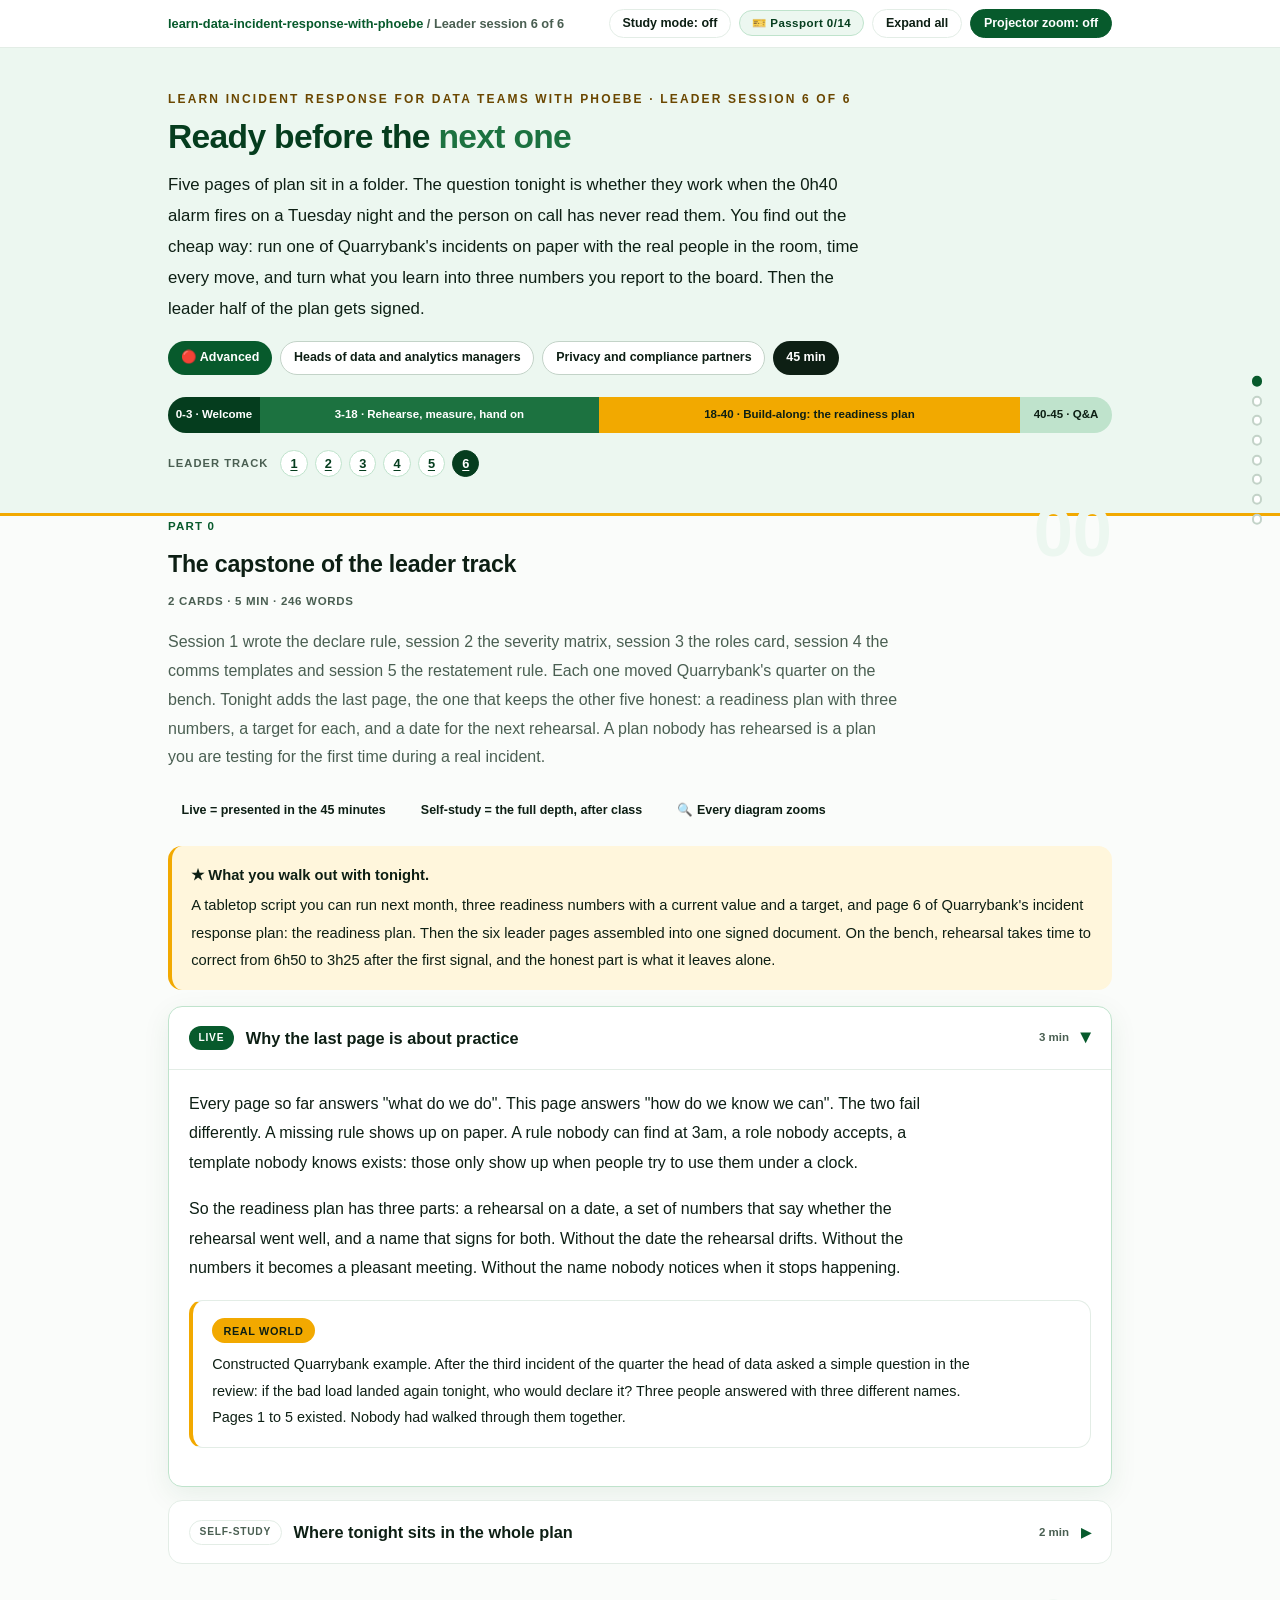
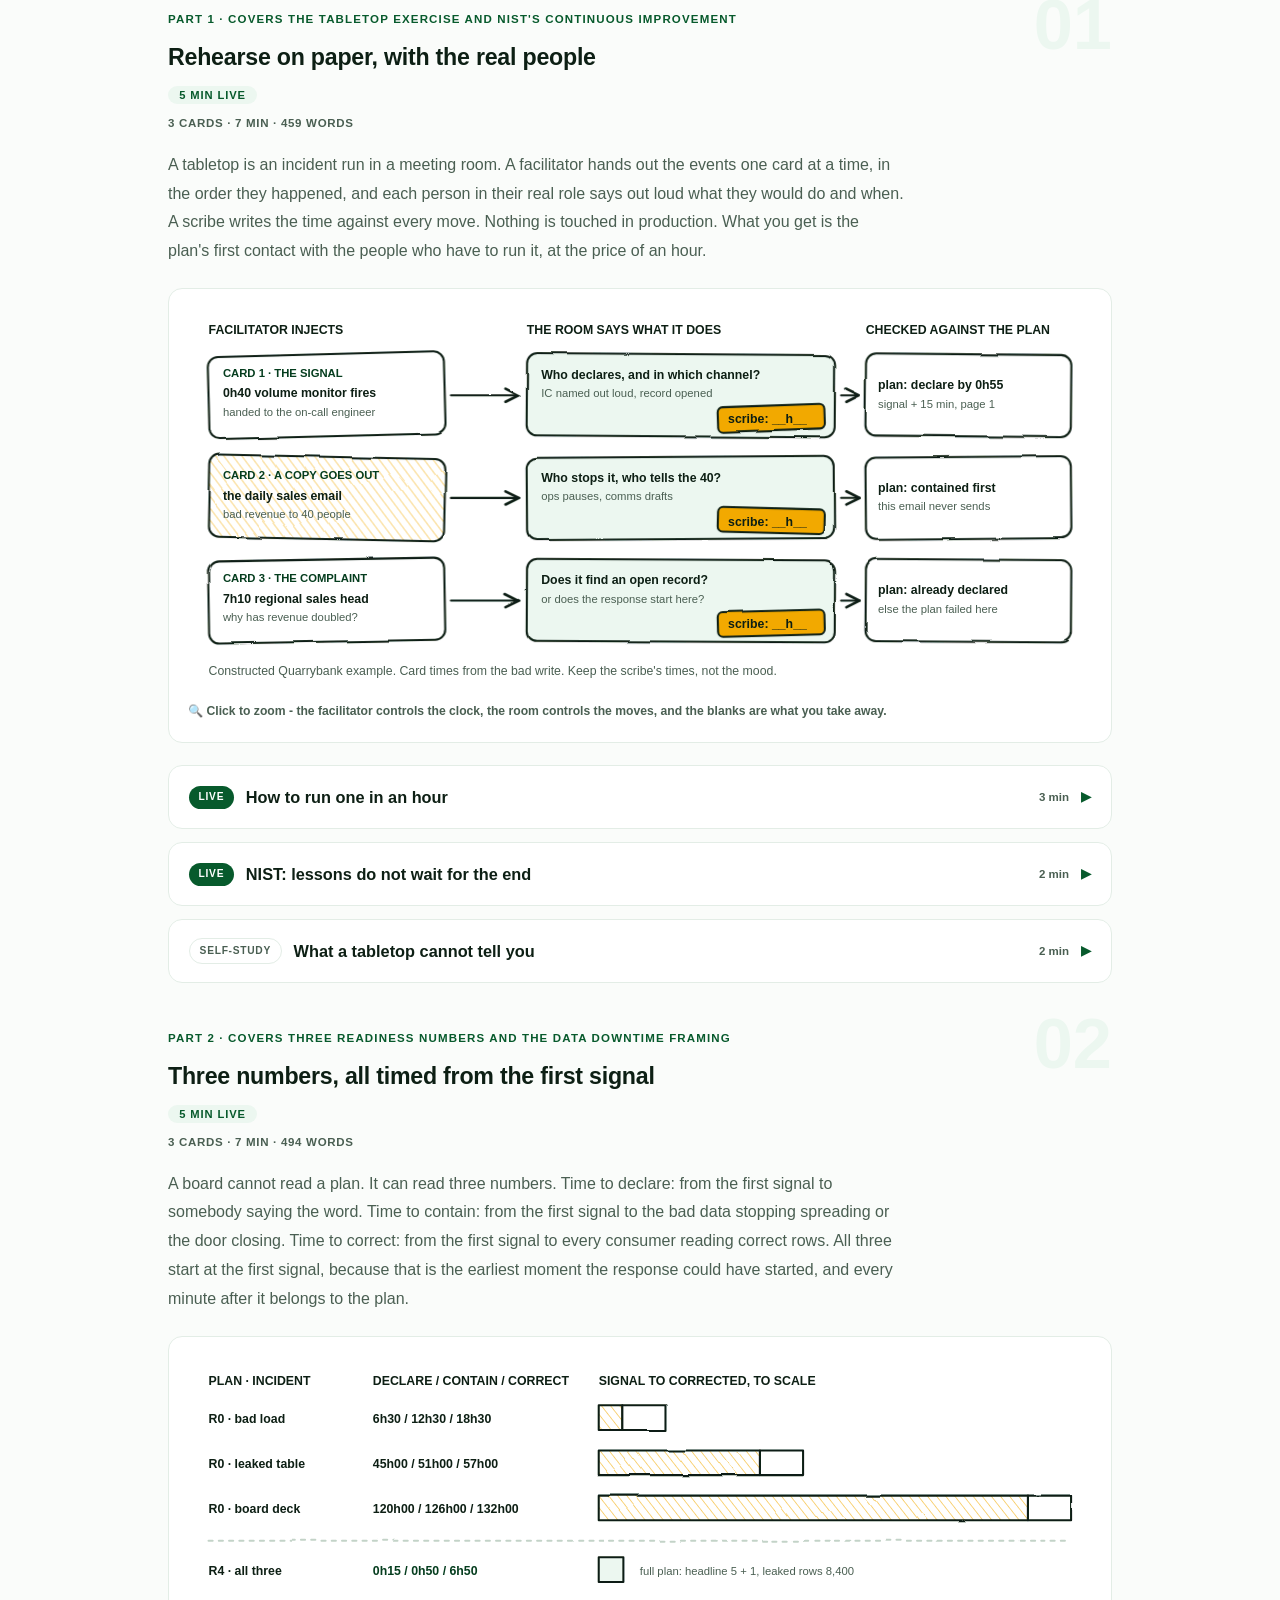
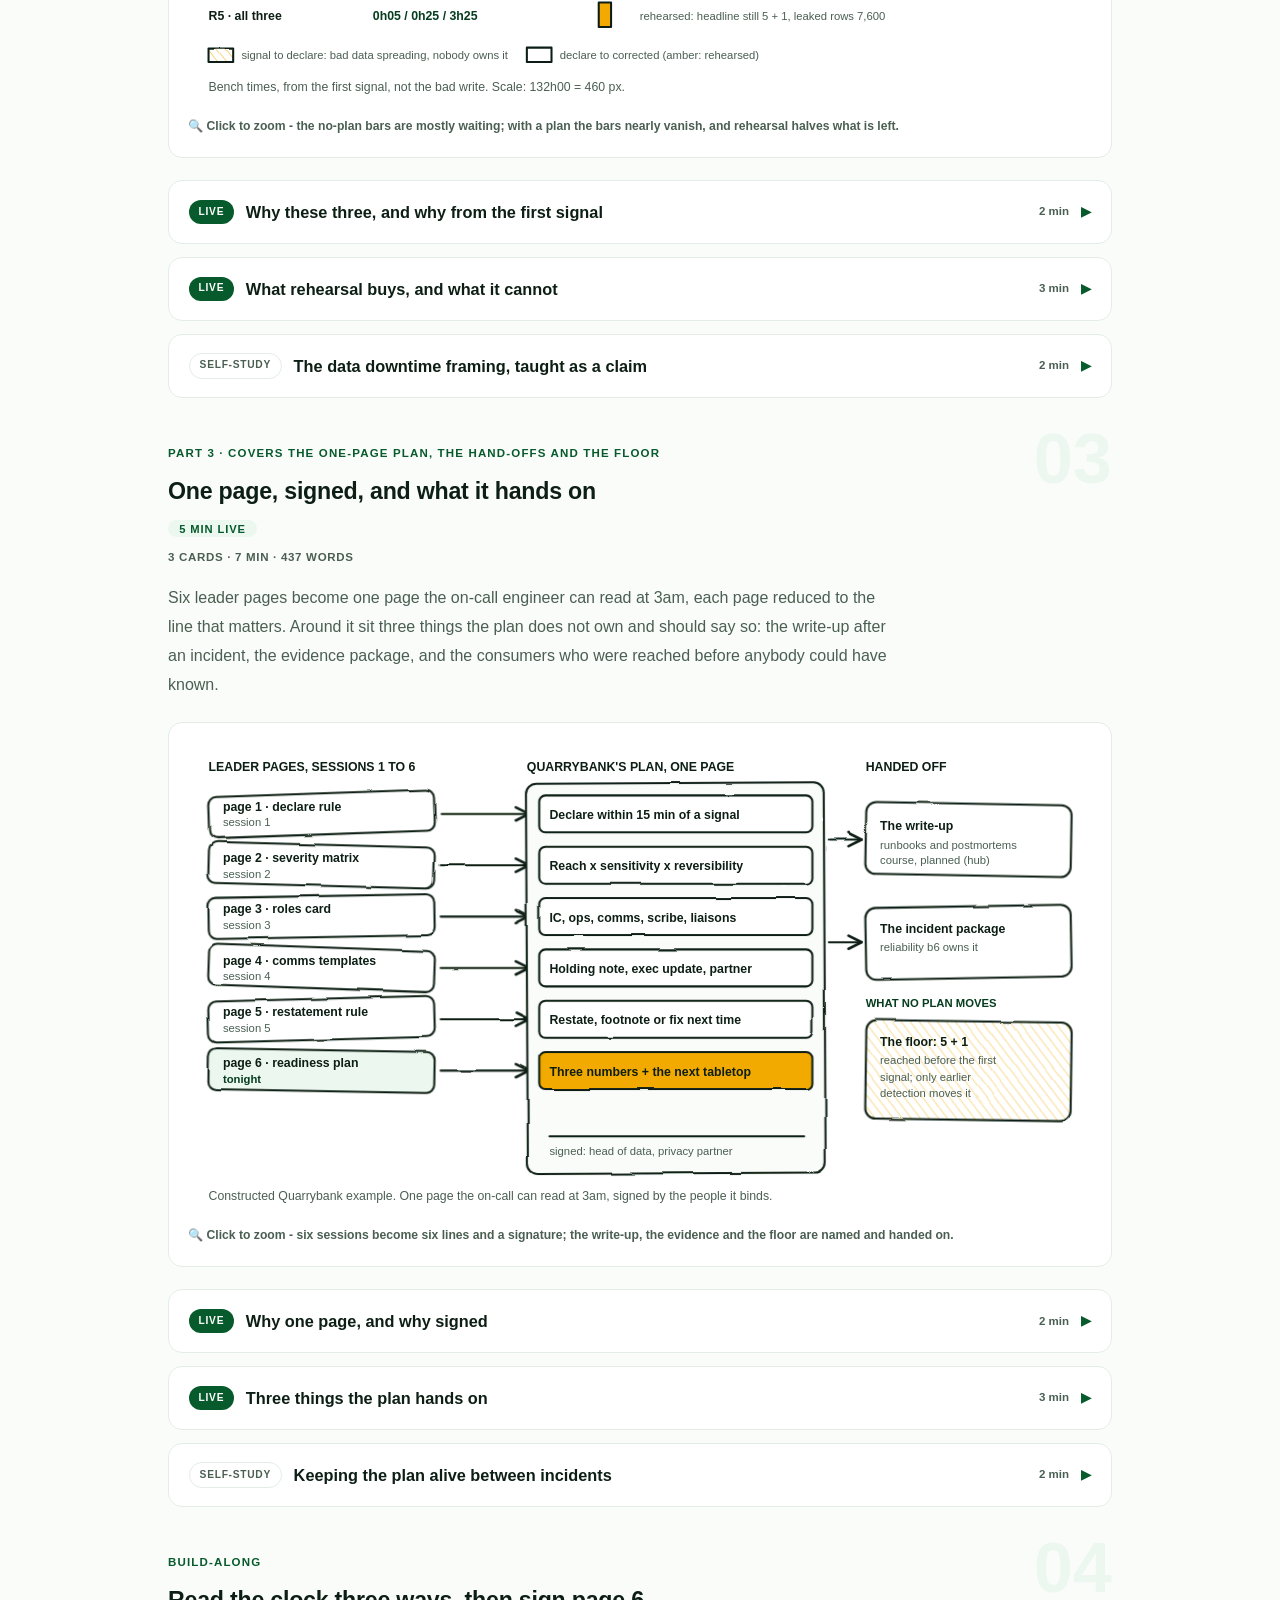
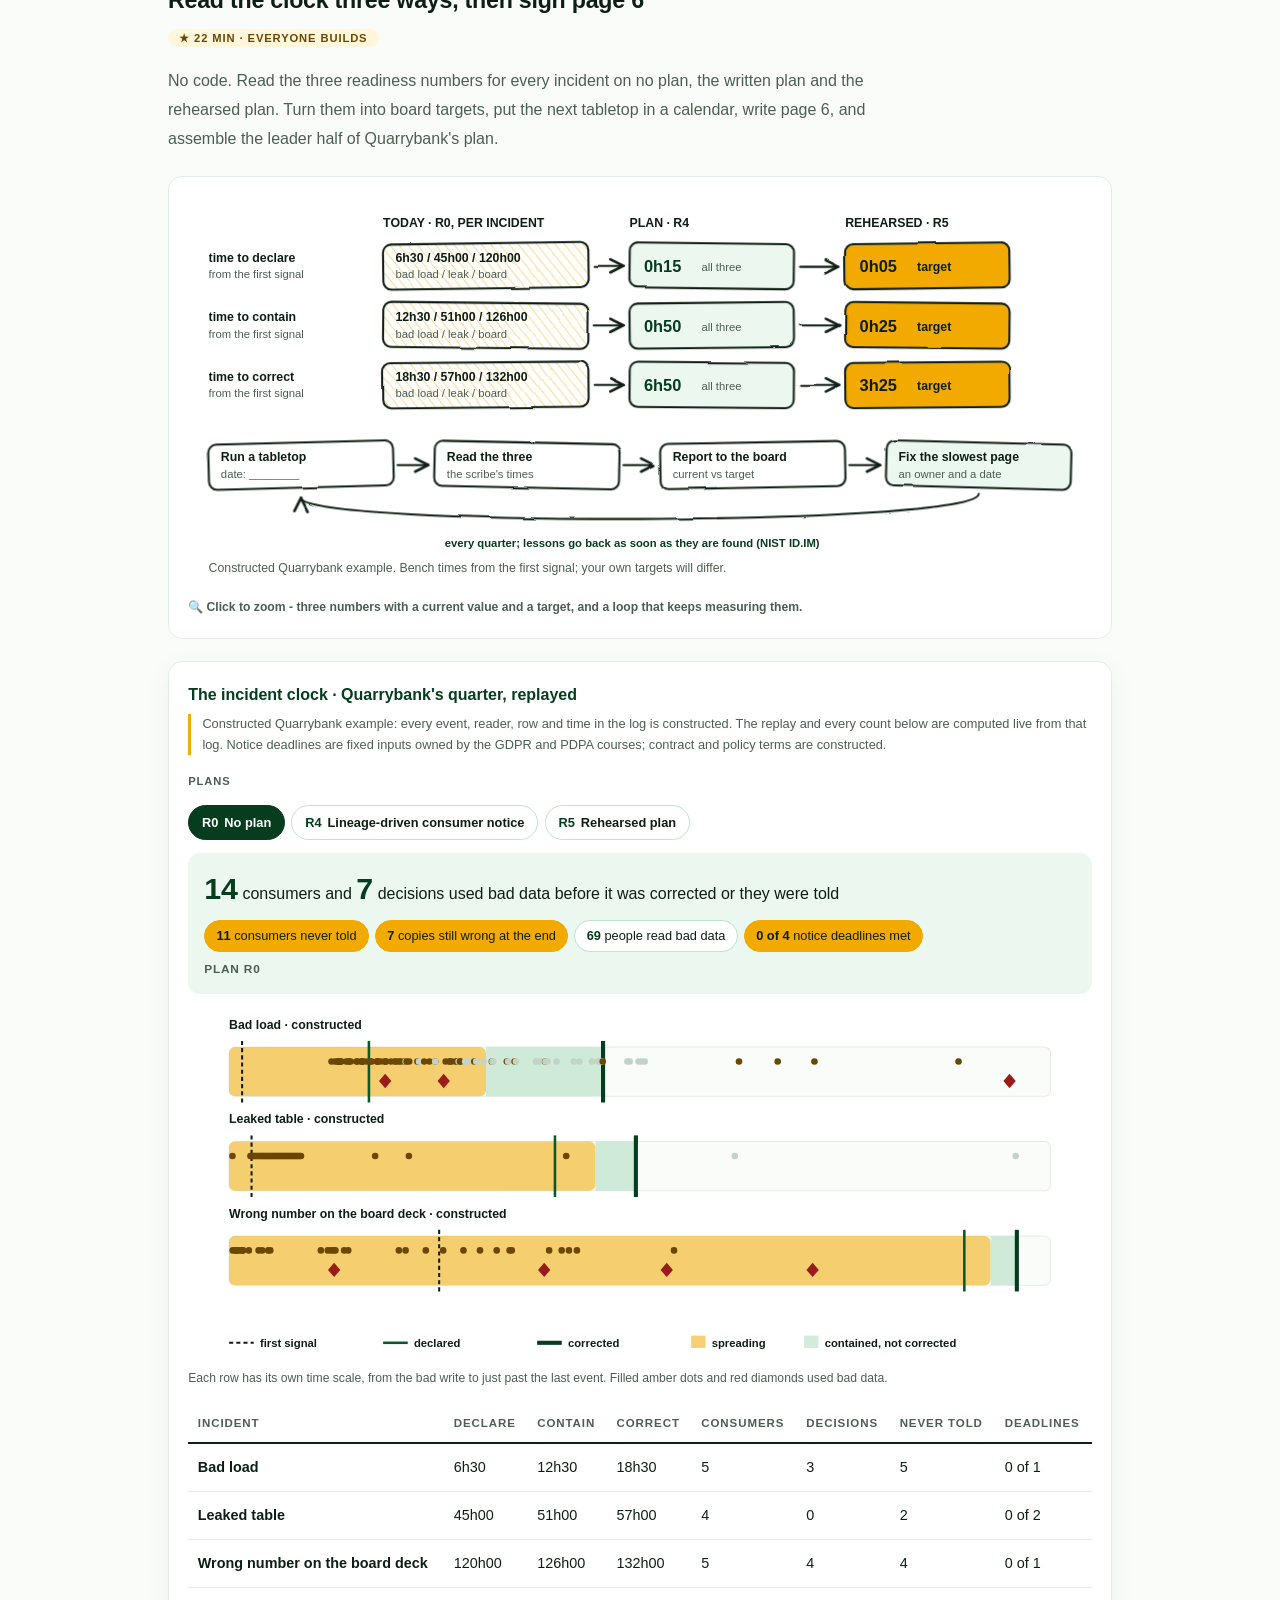
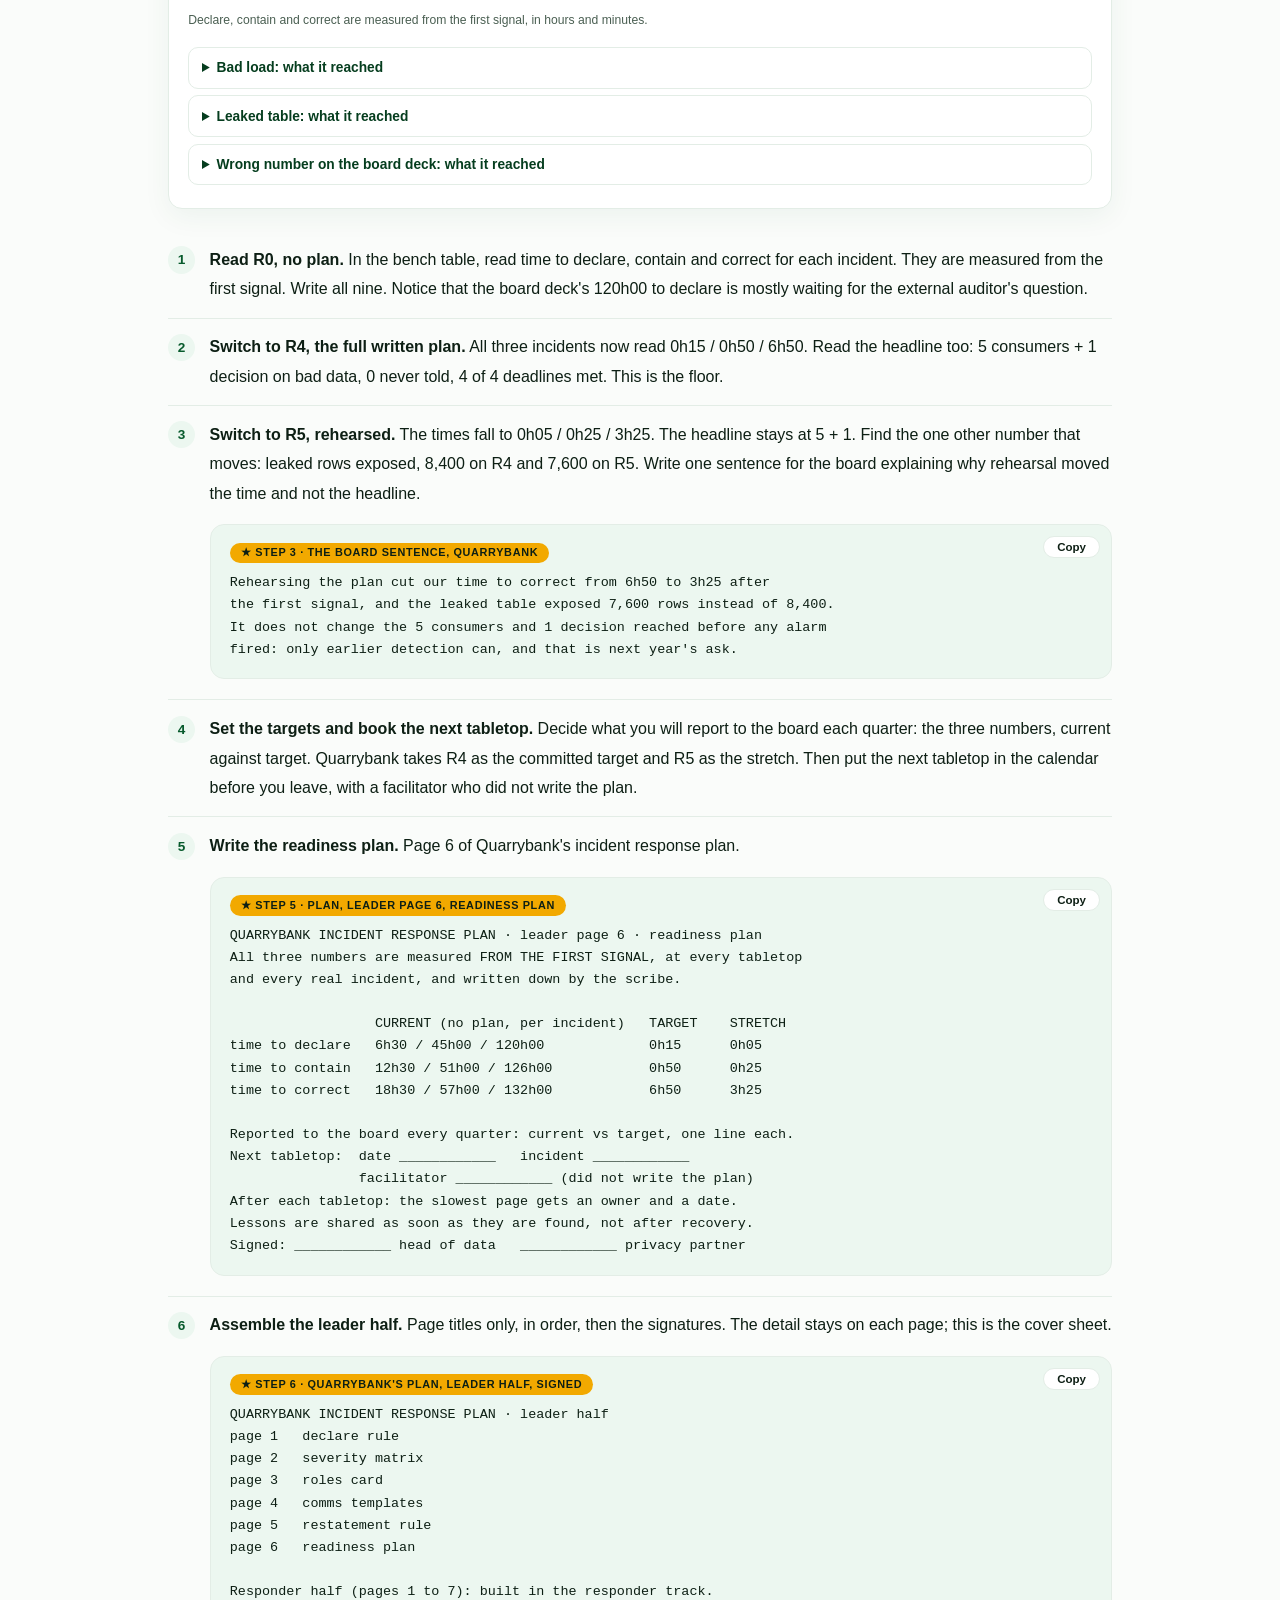
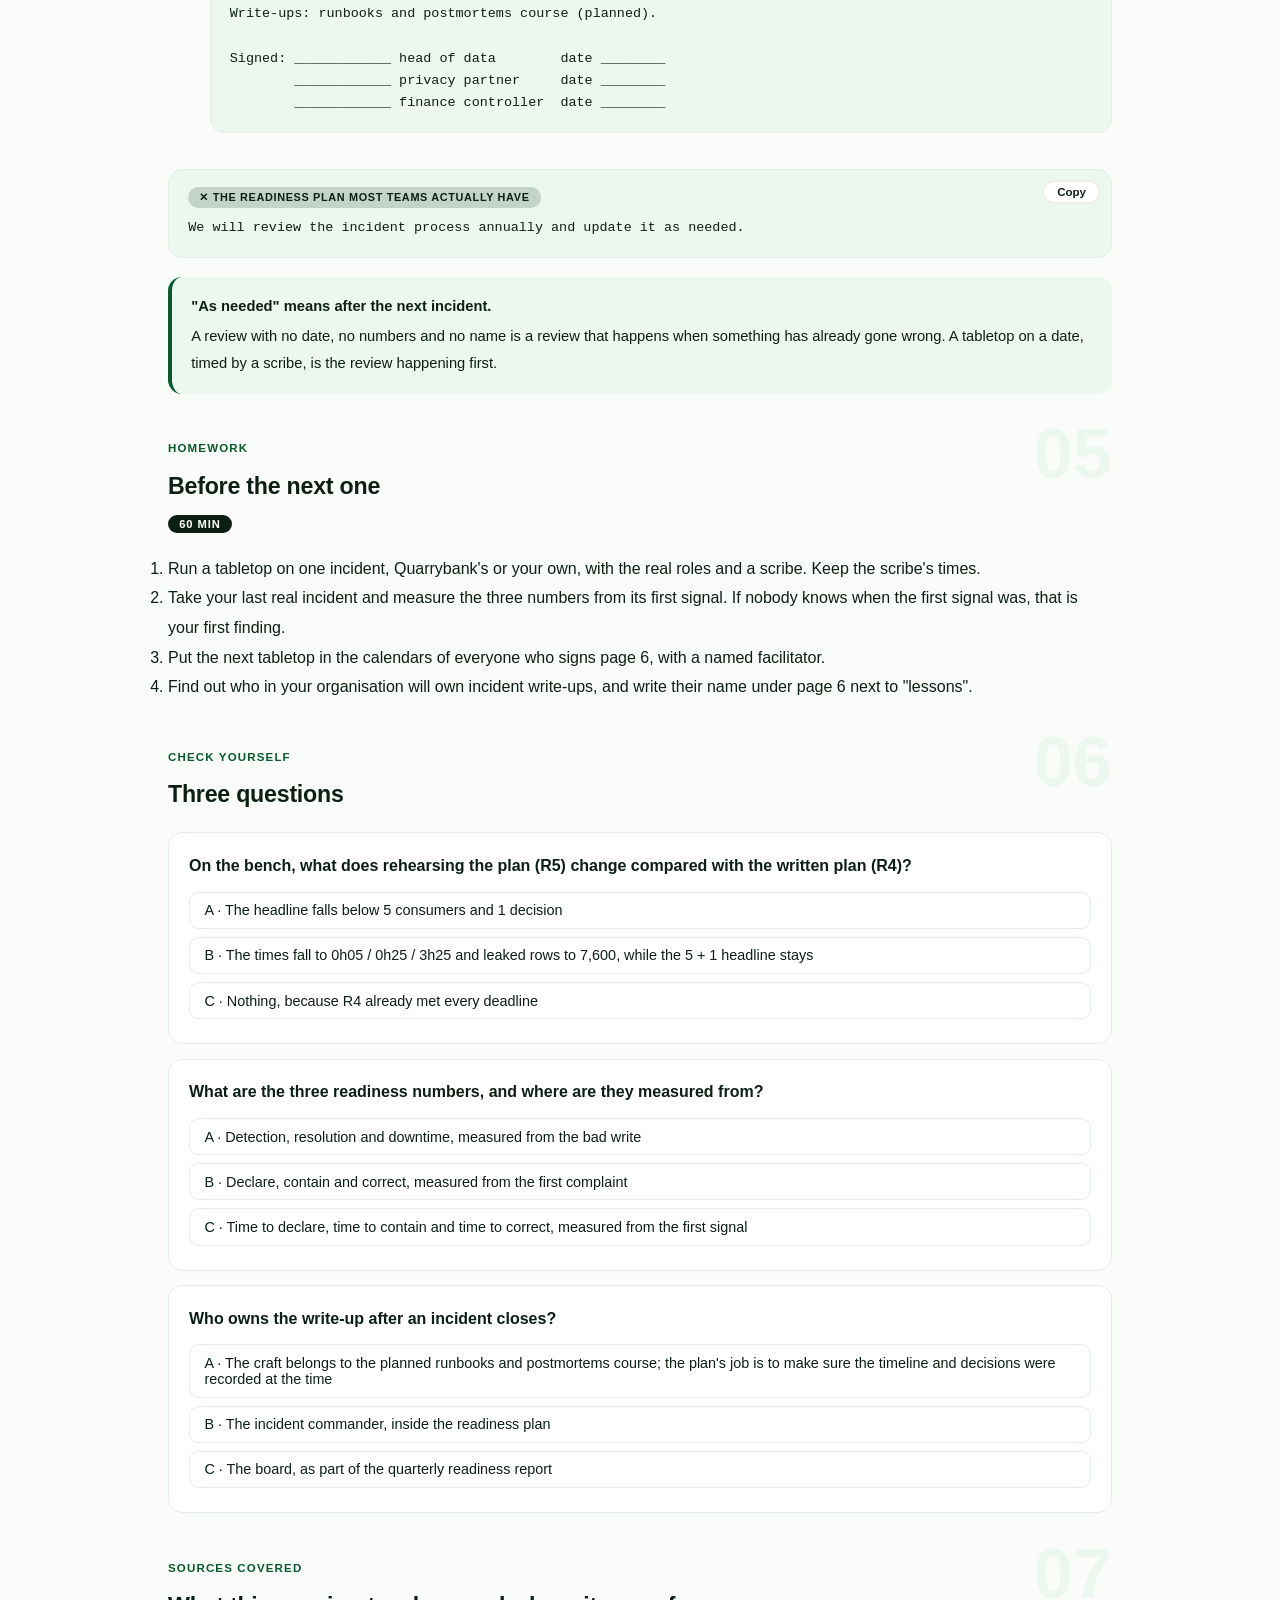
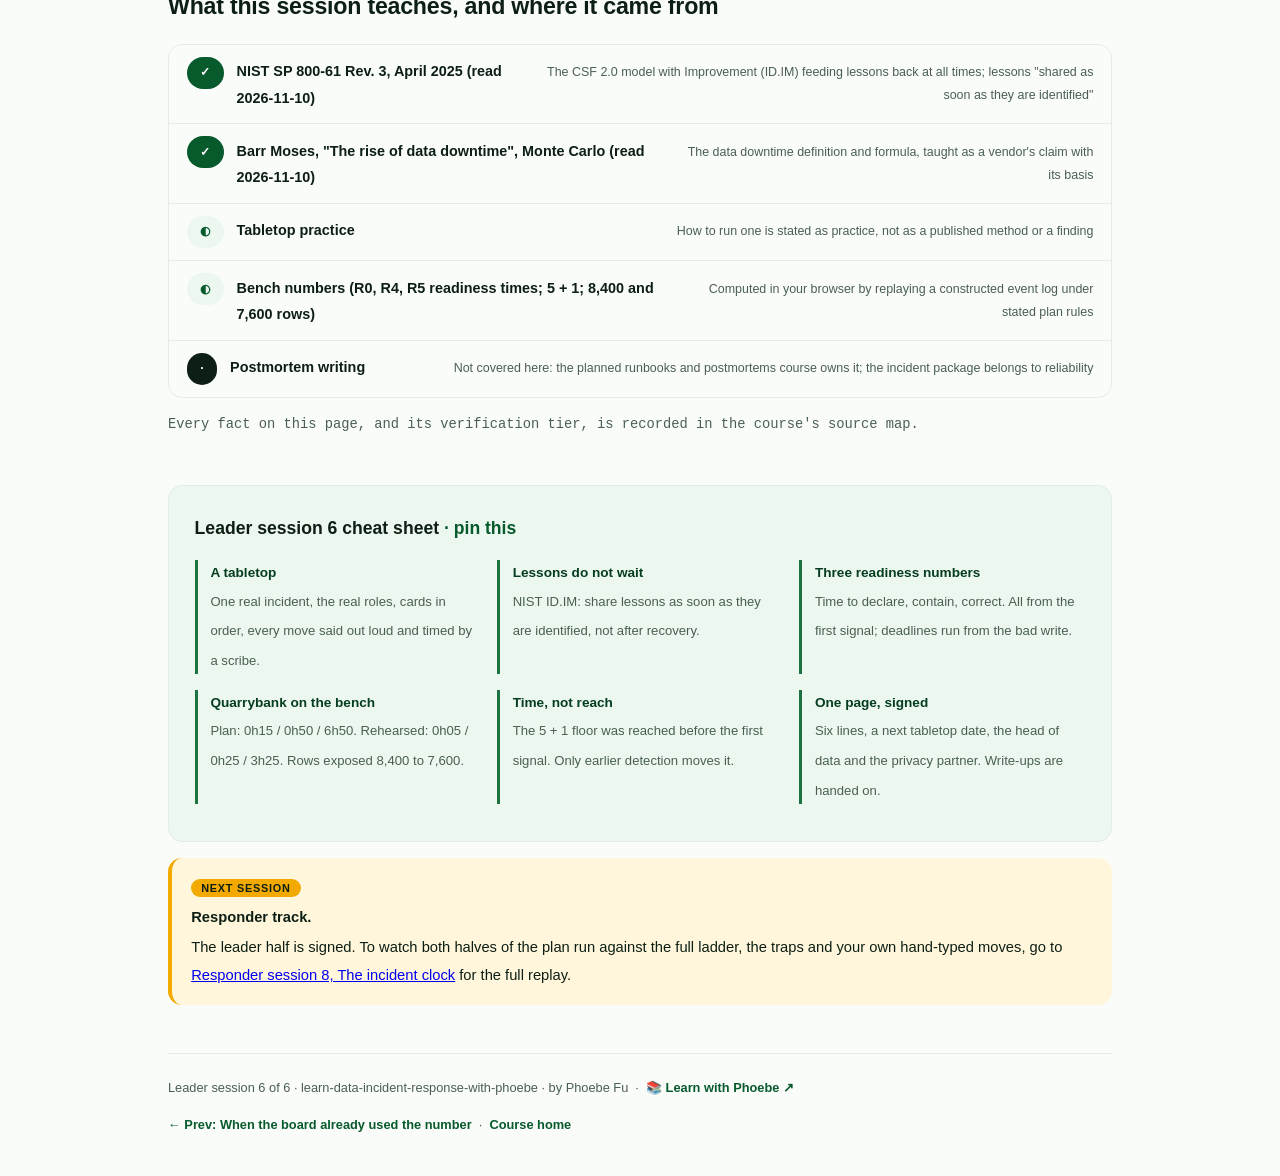
<file: courses/a6-ready-before-the-next-one.html>
<!DOCTYPE html>
<html lang="en">
<head>
<meta charset="UTF-8">
<meta name="viewport" content="width=device-width, initial-scale=1.0">
<!-- social:start -->
<meta name="description" content="Leader session 6 of 6. A tabletop run on paper with the real roles, three readiness numbers timed from the first signal, and the leader half of Quarrybank's incident response plan, signed. Rehearsal moves time to correct from 6h50 to 3h25 on the bench, and the 5 + 1 headline does not move.">
<meta property="og:type" content="article">
<meta property="og:site_name" content="Learn with Phoebe">
<meta property="og:title" content="Ready before the next one - learn incident response for data teams with phoebe">
<meta property="og:description" content="Leader session 6 of 6. Rehearse the plan, measure it with three numbers, and sign it.">
<meta property="og:url" content="https://phoebefu6.github.io/learn-data-incident-response-with-phoebe/courses/a6-ready-before-the-next-one.html">
<meta property="og:image" content="https://phoebefu6.github.io/learn-data-incident-response-with-phoebe/assets/og-cover.png">
<meta property="og:image:width" content="1200">
<meta property="og:image:height" content="630">
<meta name="twitter:card" content="summary_large_image">
<meta name="twitter:title" content="Ready before the next one - learn incident response for data teams with phoebe">
<meta name="twitter:description" content="Time to declare, time to contain, time to correct. What rehearsal buys, and what it cannot.">
<meta name="twitter:image" content="https://phoebefu6.github.io/learn-data-incident-response-with-phoebe/assets/og-cover.png">
<!-- social:end -->
<title>Leader session 6 · Ready before the next one - learn incident response for data teams with phoebe</title>
<link rel="stylesheet" href="../assets/style.css?v=3">
</head>
<body>

<div class="toolbar">
  <div class="wrap">
    <span class="crumb"><a href="../index.html">learn-data-incident-response-with-phoebe</a> / Leader session 6 of 6</span>
    <button class="btn" id="toggle-all" type="button">Expand all</button>
    <button class="btn primary" id="zoom-toggle" type="button">Projector zoom: off</button>
  </div>
</div>

<header class="masthead">
  <div class="wrap">
    <div class="eyebrow">Learn Incident Response for Data Teams with Phoebe · Leader session 6 of 6</div>
    <h1>Ready before the <span class="accent">next one</span></h1>
    <p class="sub">Five pages of plan sit in a folder. The question tonight is whether they work when the 0h40 alarm fires on a Tuesday night and the person on call has never read them. You find out the cheap way: run one of Quarrybank's incidents on paper with the real people in the room, time every move, and turn what you learn into three numbers you report to the board. Then the leader half of the plan gets signed.</p>
    <div class="chip-row">
      <span class="chip level">🔴 Advanced</span>
      <span class="chip audience">Heads of data and analytics managers</span>
      <span class="chip audience">Privacy and compliance partners</span>
      <span class="chip time">45 min</span>
    </div>
    <div class="agenda">
      <span class="a1" style="flex:1">0-3 · Welcome</span>
      <span class="a2" style="flex:4">3-18 · Rehearse, measure, hand on</span>
      <span class="a3" style="flex:5">18-40 · Build-along: the readiness plan</span>
      <span class="a4" style="flex:1">40-45 · Q&amp;A</span>
    </div>
  </div>
</header>

<main class="wrap">

  <!-- ============ INTRO ============ -->
  <section class="section" id="intro">
    <div class="section-kicker">
      <span class="klabel">Part 0</span>
      <h2>The capstone of the leader track</h2>
    </div>
    <p class="lede">Session 1 wrote the declare rule, session 2 the severity matrix, session 3 the roles card, session 4 the comms templates and session 5 the restatement rule. Each one moved Quarrybank's quarter on the bench. Tonight adds the last page, the one that keeps the other five honest: a readiness plan with three numbers, a target for each, and a date for the next rehearsal. A plan nobody has rehearsed is a plan you are testing for the first time during a real incident.</p>

    <div class="legend">
      <span class="pill">Live = presented in the 45 minutes</span>
      <span class="pill">Self-study = the full depth, after class</span>
      <span class="pill">🔍 Every diagram zooms</span>
    </div>

    <div class="callout win">
      <p><strong>★ What you walk out with tonight.</strong> A tabletop script you can run next month, three readiness numbers with a current value and a target, and page 6 of Quarrybank's incident response plan: the readiness plan. Then the six leader pages assembled into one signed document. On the bench, rehearsal takes time to correct from 6h50 to 3h25 after the first signal, and the honest part is what it leaves alone.</p>
    </div>

    <details class="card" open>
      <summary><span class="mode live">Live</span>Why the last page is about practice<span class="mini">3 min</span><span class="caret">▶</span></summary>
      <div class="body">
        <p>Every page so far answers "what do we do". This page answers "how do we know we can". The two fail differently. A missing rule shows up on paper. A rule nobody can find at 3am, a role nobody accepts, a template nobody knows exists: those only show up when people try to use them under a clock.</p>
        <p>So the readiness plan has three parts: a rehearsal on a date, a set of numbers that say whether the rehearsal went well, and a name that signs for both. Without the date the rehearsal drifts. Without the numbers it becomes a pleasant meeting. Without the name nobody notices when it stops happening.</p>
        <div class="callout example">
          <span class="ex-pill">Real world</span>
          <p>Constructed Quarrybank example. After the third incident of the quarter the head of data asked a simple question in the review: if the bad load landed again tonight, who would declare it? Three people answered with three different names. Pages 1 to 5 existed. Nobody had walked through them together.</p>
        </div>
      </div>
    </details>

    <details class="card">
      <summary><span class="mode self">Self-study</span>Where tonight sits in the whole plan<span class="mini">2 min</span><span class="caret">▶</span></summary>
      <div class="body">
        <p>Quarrybank's incident response plan has two halves. The leader half (six pages, this track) decides when to declare, how bad it is, who runs the room, who is told, what happens to a number the board used, and how the plan is kept ready. The responder half (seven pages, the responder track) is the hands-on work: the timeline, the consumer trace, the playbooks, the correction check, the notice and the close-out record. Responder session 8 runs both halves together on the full bench.</p>
      </div>
    </details>
  </section>

  <!-- ============ PART 1 ============ -->
  <section class="section" id="part-1">
    <div class="section-kicker">
      <span class="klabel">Part 1 · covers the tabletop exercise and NIST's continuous improvement</span>
      <h2>Rehearse on paper, with the real people</h2>
      <span class="tag concept">5 min live</span>
    </div>
    <p class="lede">A tabletop is an incident run in a meeting room. A facilitator hands out the events one card at a time, in the order they happened, and each person in their real role says out loud what they would do and when. A scribe writes the time against every move. Nothing is touched in production. What you get is the plan's first contact with the people who have to run it, at the price of an hour.</p>

    <figure class="zoomable">
      <svg viewBox="0 0 880 372" xmlns="http://www.w3.org/2000/svg" role="img" aria-label="A tabletop on the bad load. The facilitator hands out three inject cards in event order: the 0h40 volume monitor signal, the sales email going out to 40 people, and the 7h10 complaint. For each card the room says who does what, and the scribe writes a time in a blank. Each written time is then checked against the plan: declare by 0h55, contained before the email sends, and the complaint should find an open record.">
        <defs>
          <filter id="ia6aSk" x="-3%" y="-3%" width="106%" height="106%"><feTurbulence type="fractalNoise" baseFrequency="0.02" numOctaves="2" seed="61" result="n"/><feDisplacementMap in="SourceGraphic" in2="n" scale="2.4" xChannelSelector="R" yChannelSelector="G"/></filter>
          <pattern id="ia6aHc" patternUnits="userSpaceOnUse" width="7" height="7" patternTransform="rotate(-38)"><line x1="0" y1="0" x2="0" y2="7" stroke="#F2A900" stroke-width="1.4" opacity=".7"/></pattern>
          <marker id="ia6aAr" viewBox="0 0 10 10" refX="9" refY="5" markerWidth="8" markerHeight="8" orient="auto"><path d="M1 1 L9 5 L1 9" fill="none" stroke="#0D1F14" stroke-width="1.6" stroke-linecap="round"/></marker>
        </defs>
        <style>
          .ia6aH { font: 800 12px Inter, -apple-system, Segoe UI, Roboto, Helvetica, Arial, sans-serif; fill: #0D1F14; }
          .ia6aL { font: 600 12px Inter, -apple-system, Segoe UI, Roboto, Helvetica, Arial, sans-serif; fill: #0D1F14; }
          .ia6aS { font: 400 11px Inter, -apple-system, Segoe UI, Roboto, Helvetica, Arial, sans-serif; fill: #4A5F52; }
          .ia6aA { font: 700 11px Inter, -apple-system, Segoe UI, Roboto, Helvetica, Arial, sans-serif; fill: #053D1E; }
          .ia6aN { font: 400 12px Inter, -apple-system, Segoe UI, Roboto, Helvetica, Arial, sans-serif; fill: #4A5F52; }
        </style>

        <text class="ia6aH" x="20" y="24">FACILITATOR INJECTS</text>
        <text class="ia6aH" x="330" y="24">THE ROOM SAYS WHAT IT DOES</text>
        <text class="ia6aH" x="660" y="24">CHECKED AGAINST THE PLAN</text>

        <g filter="url(#ia6aSk)" fill="none" stroke="#0D1F14" stroke-width="2" stroke-linecap="round" stroke-linejoin="round">
          <rect x="20" y="44" width="230" height="80" rx="10" fill="#FFFFFF" transform="rotate(-1.5 135 84)"/>
          <rect x="20" y="144" width="230" height="80" rx="10" fill="url(#ia6aHc)" transform="rotate(1.2 135 184)"/>
          <rect x="20" y="244" width="230" height="80" rx="10" fill="#FFFFFF" transform="rotate(-1 135 284)"/>

          <path d="M256 84 L322 84" marker-end="url(#ia6aAr)"/>
          <path d="M256 184 L322 184" marker-end="url(#ia6aAr)"/>
          <path d="M256 284 L322 284" marker-end="url(#ia6aAr)"/>

          <rect x="330" y="44" width="300" height="80" rx="10" fill="#ECF7F0" transform="rotate(0.4 480 84)"/>
          <rect x="330" y="144" width="300" height="80" rx="10" fill="#ECF7F0" transform="rotate(-0.4 480 184)"/>
          <rect x="330" y="244" width="300" height="80" rx="10" fill="#ECF7F0" transform="rotate(0.3 480 284)"/>

          <rect x="516" y="94" width="104" height="24" rx="5" fill="#F2A900" transform="rotate(-2 568 106)"/>
          <rect x="516" y="194" width="104" height="24" rx="5" fill="#F2A900" transform="rotate(1.5 568 206)"/>
          <rect x="516" y="294" width="104" height="24" rx="5" fill="#F2A900" transform="rotate(-1.5 568 306)"/>

          <path d="M636 84 L654 84" marker-end="url(#ia6aAr)"/>
          <path d="M636 184 L654 184" marker-end="url(#ia6aAr)"/>
          <path d="M636 284 L654 284" marker-end="url(#ia6aAr)"/>

          <rect x="660" y="44" width="200" height="80" rx="10" fill="#FFFFFF" transform="rotate(0.5 760 84)"/>
          <rect x="660" y="144" width="200" height="80" rx="10" fill="#FFFFFF" transform="rotate(-0.5 760 184)"/>
          <rect x="660" y="244" width="200" height="80" rx="10" fill="#FFFFFF" transform="rotate(0.4 760 284)"/>
        </g>

        <text class="ia6aA" x="34" y="66">CARD 1 · THE SIGNAL</text>
        <text class="ia6aL" x="34" y="86">0h40 volume monitor fires</text>
        <text class="ia6aS" x="34" y="104">handed to the on-call engineer</text>
        <text class="ia6aA" x="34" y="166">CARD 2 · A COPY GOES OUT</text>
        <text class="ia6aL" x="34" y="186">the daily sales email</text>
        <text class="ia6aS" x="34" y="204">bad revenue to 40 people</text>
        <text class="ia6aA" x="34" y="266">CARD 3 · THE COMPLAINT</text>
        <text class="ia6aL" x="34" y="286">7h10 regional sales head</text>
        <text class="ia6aS" x="34" y="304">why has revenue doubled?</text>

        <text class="ia6aL" x="344" y="68">Who declares, and in which channel?</text>
        <text class="ia6aS" x="344" y="86">IC named out loud, record opened</text>
        <text class="ia6aL" x="526" y="111">scribe: __h__</text>
        <text class="ia6aL" x="344" y="168">Who stops it, who tells the 40?</text>
        <text class="ia6aS" x="344" y="186">ops pauses, comms drafts</text>
        <text class="ia6aL" x="526" y="211">scribe: __h__</text>
        <text class="ia6aL" x="344" y="268">Does it find an open record?</text>
        <text class="ia6aS" x="344" y="286">or does the response start here?</text>
        <text class="ia6aL" x="526" y="311">scribe: __h__</text>

        <text class="ia6aL" x="672" y="78">plan: declare by 0h55</text>
        <text class="ia6aS" x="672" y="96">signal + 15 min, page 1</text>
        <text class="ia6aL" x="672" y="178">plan: contained first</text>
        <text class="ia6aS" x="672" y="196">this email never sends</text>
        <text class="ia6aL" x="672" y="278">plan: already declared</text>
        <text class="ia6aS" x="672" y="296">else the plan failed here</text>

        <text class="ia6aN" x="20" y="356">Constructed Quarrybank example. Card times from the bad write. Keep the scribe's times, not the mood.</text>
      </svg>
      <figcaption>🔍 Click to zoom - the facilitator controls the clock, the room controls the moves, and the blanks are what you take away.</figcaption>
    </figure>

    <details class="card">
      <summary><span class="mode live">Live</span>How to run one in an hour<span class="mini">3 min</span><span class="caret">▶</span></summary>
      <div class="body">
        <p>This is practice, not a published method: the shape most teams arrive at after a few attempts.</p>
        <ol>
          <li><strong>Pick one real incident.</strong> A Quarrybank one for the first run, then your own. Real beats invented because people already half remember it.</li>
          <li><strong>Seat the real roles.</strong> The person actually on call next week, the head of data, the privacy partner, the finance controller. Not their deputies, and not the person who wrote the plan.</li>
          <li><strong>Inject in order, one card at a time.</strong> The signal first. Do not show the next card until the room has said what it does with this one.</li>
          <li><strong>Make people say the move and the time.</strong> "I would look into it" is not a move. "I declare in #incident at 0h50 and name myself owner" is.</li>
          <li><strong>The scribe writes every time.</strong> Those times are the output. Everything else is conversation.</li>
          <li><strong>Stop at the first broken page.</strong> When nobody can find the severity matrix, that is the finding. Write it down and move to the next card.</li>
        </ol>
      </div>
    </details>

    <details class="card">
      <summary><span class="mode live">Live</span>NIST: lessons do not wait for the end<span class="mini">2 min</span><span class="caret">▶</span></summary>
      <div class="body">
        <p>NIST SP 800-61 Revision 3 (April 2025) replaced its old four-phase life cycle, which ended with post-incident activity, with a model built on the six CSF 2.0 Functions. Improvement, ID.IM, now feeds lessons back at all times rather than at the end. The guide gives its reason plainly: "Today, incidents occur frequently and cause far more damage." And on lessons learned, they "should often be shared as soon as they are identified, not delayed until after recovery concludes."</p>
        <p>A tabletop is that idea applied before any incident at all. You identify the lesson in a meeting room on a quiet Thursday, and the page is fixed before it is needed. NIST is written for cybersecurity incidents; the improvement loop carries over to quality and decision incidents unchanged.</p>
        <div class="callout example">
          <span class="ex-pill">Real world</span>
          <p>Constructed Quarrybank example. At Quarrybank's first tabletop the on-call engineer took card 1 and said she would keep an eye on it. Nobody in the room had read page 1. The scribe's first time went in against card 3, at the complaint. That is exactly how the no-plan run on the bench behaves, and it took 40 minutes to find out on paper instead of a quarter to find out in production.</p>
        </div>
      </div>
    </details>

    <details class="card">
      <summary><span class="mode self">Self-study</span>What a tabletop cannot tell you<span class="mini">2 min</span><span class="caret">▶</span></summary>
      <div class="body">
        <ul>
          <li><strong>Whether the tools work.</strong> Saying "I pause the load" in a room is not pausing the load. The responder track's playbooks are tested against systems, not slides.</li>
          <li><strong>How tired people behave.</strong> A room at 10am is calmer than a call at 3am. Expect real times to be slower than tabletop times, and set targets with that margin in mind.</li>
          <li><strong>Whether detection will fire.</strong> The facilitator hands out the signal card. In real life someone has to build the monitor that produces it, which is the observability side (<a href="https://phoebefu6.github.io/learn-data-observability-with-phoebe/">Data Observability ↗</a>).</li>
        </ul>
      </div>
    </details>
  </section>

  <!-- ============ PART 2 ============ -->
  <section class="section" id="part-2">
    <div class="section-kicker">
      <span class="klabel">Part 2 · covers three readiness numbers and the data downtime framing</span>
      <h2>Three numbers, all timed from the first signal</h2>
      <span class="tag concept">5 min live</span>
    </div>
    <p class="lede">A board cannot read a plan. It can read three numbers. Time to declare: from the first signal to somebody saying the word. Time to contain: from the first signal to the bad data stopping spreading or the door closing. Time to correct: from the first signal to every consumer reading correct rows. All three start at the first signal, because that is the earliest moment the response could have started, and every minute after it belongs to the plan.</p>

    <figure class="zoomable">
      <svg viewBox="0 0 880 340" xmlns="http://www.w3.org/2000/svg" role="img" aria-label="Readiness numbers on the bench, measured from the first signal. No plan, R0: bad load 6h30 to declare, 12h30 to contain, 18h30 to correct; leaked table 45h00, 51h00, 57h00; board deck 120h00, 126h00, 132h00. With the full plan, R4: 0h15, 0h50, 6h50 on all three. Rehearsed, R5: 0h05, 0h25, 3h25 on all three. The headline stays 5 consumers and 1 decision from R4 to R5, and leaked rows fall from 8,400 to 7,600.">
        <defs>
          <filter id="ia6bSk" x="-3%" y="-3%" width="106%" height="106%"><feTurbulence type="fractalNoise" baseFrequency="0.02" numOctaves="2" seed="73" result="n"/><feDisplacementMap in="SourceGraphic" in2="n" scale="2.4" xChannelSelector="R" yChannelSelector="G"/></filter>
          <pattern id="ia6bHc" patternUnits="userSpaceOnUse" width="7" height="7" patternTransform="rotate(-38)"><line x1="0" y1="0" x2="0" y2="7" stroke="#F2A900" stroke-width="1.4" opacity=".7"/></pattern>
          <marker id="ia6bAr" viewBox="0 0 10 10" refX="9" refY="5" markerWidth="8" markerHeight="8" orient="auto"><path d="M1 1 L9 5 L1 9" fill="none" stroke="#0D1F14" stroke-width="1.6" stroke-linecap="round"/></marker>
        </defs>
        <style>
          .ia6bH { font: 800 12px Inter, -apple-system, Segoe UI, Roboto, Helvetica, Arial, sans-serif; fill: #0D1F14; }
          .ia6bL { font: 600 12px Inter, -apple-system, Segoe UI, Roboto, Helvetica, Arial, sans-serif; fill: #0D1F14; }
          .ia6bS { font: 400 11px Inter, -apple-system, Segoe UI, Roboto, Helvetica, Arial, sans-serif; fill: #4A5F52; }
          .ia6bA { font: 700 11px Inter, -apple-system, Segoe UI, Roboto, Helvetica, Arial, sans-serif; fill: #053D1E; }
          .ia6bV { font: 800 12px Inter, -apple-system, Segoe UI, Roboto, Helvetica, Arial, sans-serif; fill: #053D1E; }
          .ia6bN { font: 400 12px Inter, -apple-system, Segoe UI, Roboto, Helvetica, Arial, sans-serif; fill: #4A5F52; }
        </style>

        <text class="ia6bH" x="20" y="28">PLAN · INCIDENT</text>
        <text class="ia6bH" x="180" y="28">DECLARE / CONTAIN / CORRECT</text>
        <text class="ia6bH" x="400" y="28">SIGNAL TO CORRECTED, TO SCALE</text>

        <g filter="url(#ia6bSk)" fill="none" stroke="#0D1F14" stroke-width="2" stroke-linecap="round" stroke-linejoin="round">
          <rect x="400" y="48" width="23" height="24" fill="url(#ia6bHc)"/>
          <rect x="423" y="48" width="42" height="24" fill="#FFFFFF"/>
          <rect x="400" y="92" width="157" height="24" fill="url(#ia6bHc)"/>
          <rect x="557" y="92" width="42" height="24" fill="#FFFFFF"/>
          <rect x="400" y="136" width="418" height="24" fill="url(#ia6bHc)"/>
          <rect x="818" y="136" width="42" height="24" fill="#FFFFFF"/>
          <path d="M20 180 L860 180" stroke="#C3D3C8" stroke-dasharray="4 6"/>
          <rect x="400" y="196" width="24" height="24" fill="#ECF7F0"/>
          <rect x="400" y="240" width="12" height="24" fill="#F2A900"/>
          <rect x="20" y="284" width="24" height="14" fill="url(#ia6bHc)"/>
          <rect x="330" y="284" width="24" height="14" fill="#FFFFFF"/>
        </g>

        <text class="ia6bL" x="20" y="65">R0 · bad load</text>
        <text class="ia6bL" x="180" y="65">6h30 / 12h30 / 18h30</text>
        <text class="ia6bL" x="20" y="109">R0 · leaked table</text>
        <text class="ia6bL" x="180" y="109">45h00 / 51h00 / 57h00</text>
        <text class="ia6bL" x="20" y="153">R0 · board deck</text>
        <text class="ia6bL" x="180" y="153">120h00 / 126h00 / 132h00</text>

        <text class="ia6bL" x="20" y="213">R4 · all three</text>
        <text class="ia6bV" x="180" y="213">0h15 / 0h50 / 6h50</text>
        <text class="ia6bS" x="440" y="213">full plan: headline 5 + 1, leaked rows 8,400</text>
        <text class="ia6bL" x="20" y="257">R5 · all three</text>
        <text class="ia6bV" x="180" y="257">0h05 / 0h25 / 3h25</text>
        <text class="ia6bS" x="440" y="257">rehearsed: headline still 5 + 1, leaked rows 7,600</text>

        <text class="ia6bS" x="52" y="295">signal to declare: bad data spreading, nobody owns it</text>
        <text class="ia6bS" x="362" y="295">declare to corrected (amber: rehearsed)</text>

        <text class="ia6bN" x="20" y="326">Bench times, from the first signal, not the bad write. Scale: 132h00 = 460 px.</text>
      </svg>
      <figcaption>🔍 Click to zoom - the no-plan bars are mostly waiting; with a plan the bars nearly vanish, and rehearsal halves what is left.</figcaption>
    </figure>

    <details class="card">
      <summary><span class="mode live">Live</span>Why these three, and why from the first signal<span class="mini">2 min</span><span class="caret">▶</span></summary>
      <div class="body">
        <table class="clean">
          <thead><tr><th>Number</th><th>Stops when</th><th>Which page moves it</th><th>Bench, R0 bad load to R5</th></tr></thead>
          <tbody>
            <tr><td><strong>Time to declare</strong></td><td>Somebody says the word and owns it</td><td>Page 1, declare rule</td><td>6h30 to 0h05</td></tr>
            <tr><td><strong>Time to contain</strong></td><td>The bad data stops spreading, or the door is closed</td><td>Pages 2 and 3, plus the responder playbooks</td><td>12h30 to 0h25</td></tr>
            <tr><td><strong>Time to correct</strong></td><td>Every consumer reads correct rows</td><td>Responder correction check</td><td>18h30 to 3h25</td></tr>
          </tbody>
        </table>
        <p>Measuring from the first signal is a choice with a reason. The bad write happened earlier, but nothing a response plan does can act before somebody could have known. Starting the clock at the signal makes the numbers belong to the plan and not to the monitor. The other choice, from the bad write, is what the bench uses for deadlines due and done, because a regulator's or partner's clock does not care when you noticed. Say which one you mean every time you quote a number.</p>
      </div>
    </details>

    <details class="card">
      <summary><span class="mode live">Live</span>What rehearsal buys, and what it cannot<span class="mini">3 min</span><span class="caret">▶</span></summary>
      <div class="body">
        <p>On the bench R4 is the full plan written down: declare rule, severity and roles, containment playbook, lineage-driven notice. R5 is the same plan, rehearsed. The bench models plan times by stated rules: rehearsal declares 5 minutes after the signal instead of 15, assesses faster, contains faster and corrects faster. The three readiness numbers fall from 0h15 / 0h50 / 6h50 to 0h05 / 0h25 / 3h25.</p>
        <p>The headline does not move. Consumers and decisions on bad data stay at 5 + 1, never told stays at 0, deadlines met stay at 4 of 4. R4 already reached the floor: the 5 + 1 that remain were reached before the first signal, so no faster response can reach them first. Rehearsal buys time, not reach.</p>
        <div class="callout example">
          <span class="ex-pill">Real world</span>
          <p>Constructed Quarrybank example, measured on the bench. The one number that does move besides time is the leaked table: rows exposed fall from 8,400 under the written plan to 7,600 rehearsed, because the doors close sooner and the vendor reads less in between. Time and rows exposed are what a rehearsal shows up in. A board that asks why the headline stayed at 5 + 1 is asking the right question, and the answer is detection, not response.</p>
        </div>
      </div>
    </details>

    <details class="card">
      <summary><span class="mode self">Self-study</span>The data downtime framing, taught as a claim<span class="mini">2 min</span><span class="caret">▶</span></summary>
      <div class="body">
        <p>Barr Moses of Monte Carlo, a data observability vendor, defines data downtime as "periods of time when your data is partial, erroneous, missing or otherwise inaccurate" and gives it as "Number of incidents x (average time to detection + average time to resolution)".</p>
        <p>It is a vendor's framing, written to make a case for observability tooling, and it is useful on its own terms: it splits the cost of a bad table into a detection half and a resolution half. The three readiness numbers live inside the resolution half. The detection half, from the bad write to the first signal, is the observability course's side of the seam, and it is the half that moves the 5 + 1. Read the formula as a way to argue, not as a measured law; no public base rate for data incident frequency was found to put into it.</p>
      </div>
    </details>
  </section>

  <!-- ============ PART 3 ============ -->
  <section class="section" id="part-3">
    <div class="section-kicker">
      <span class="klabel">Part 3 · covers the one-page plan, the hand-offs and the floor</span>
      <h2>One page, signed, and what it hands on</h2>
      <span class="tag concept">5 min live</span>
    </div>
    <p class="lede">Six leader pages become one page the on-call engineer can read at 3am, each page reduced to the line that matters. Around it sit three things the plan does not own and should say so: the write-up after an incident, the evidence package, and the consumers who were reached before anybody could have known.</p>

    <figure class="zoomable">
      <svg viewBox="0 0 880 460" xmlns="http://www.w3.org/2000/svg" role="img" aria-label="Six leader pages, one per session, each feed one line of Quarrybank's one-page plan: declare within 15 minutes of a signal, reach times sensitivity times reversibility, the roles, the three templates, restate or footnote or fix next time, and the readiness plan with three numbers and the next tabletop. A signature line closes the page. Two things are handed off: the write-up to the planned runbooks and postmortems course, and the incident package to reliability. One thing no plan moves: the 5 consumers and 1 decision reached before the first signal, which only earlier detection can change.">
        <defs>
          <filter id="ia6cSk" x="-3%" y="-3%" width="106%" height="106%"><feTurbulence type="fractalNoise" baseFrequency="0.02" numOctaves="2" seed="89" result="n"/><feDisplacementMap in="SourceGraphic" in2="n" scale="2.4" xChannelSelector="R" yChannelSelector="G"/></filter>
          <pattern id="ia6cHc" patternUnits="userSpaceOnUse" width="7" height="7" patternTransform="rotate(-38)"><line x1="0" y1="0" x2="0" y2="7" stroke="#F2A900" stroke-width="1.4" opacity=".6"/></pattern>
          <marker id="ia6cAr" viewBox="0 0 10 10" refX="9" refY="5" markerWidth="8" markerHeight="8" orient="auto"><path d="M1 1 L9 5 L1 9" fill="none" stroke="#0D1F14" stroke-width="1.6" stroke-linecap="round"/></marker>
        </defs>
        <style>
          .ia6cH { font: 800 12px Inter, -apple-system, Segoe UI, Roboto, Helvetica, Arial, sans-serif; fill: #0D1F14; }
          .ia6cL { font: 600 12px Inter, -apple-system, Segoe UI, Roboto, Helvetica, Arial, sans-serif; fill: #0D1F14; }
          .ia6cS { font: 400 11px Inter, -apple-system, Segoe UI, Roboto, Helvetica, Arial, sans-serif; fill: #4A5F52; }
          .ia6cA { font: 700 11px Inter, -apple-system, Segoe UI, Roboto, Helvetica, Arial, sans-serif; fill: #053D1E; }
          .ia6cN { font: 400 12px Inter, -apple-system, Segoe UI, Roboto, Helvetica, Arial, sans-serif; fill: #4A5F52; }
        </style>

        <text class="ia6cH" x="20" y="28">LEADER PAGES, SESSIONS 1 TO 6</text>
        <text class="ia6cH" x="330" y="28">QUARRYBANK'S PLAN, ONE PAGE</text>
        <text class="ia6cH" x="660" y="28">HANDED OFF</text>

        <g filter="url(#ia6cSk)" fill="none" stroke="#0D1F14" stroke-width="2" stroke-linecap="round" stroke-linejoin="round">
          <rect x="20" y="50" width="220" height="40" rx="8" fill="#FFFFFF" transform="rotate(-2 130 70)"/>
          <rect x="20" y="100" width="220" height="40" rx="8" fill="#FFFFFF" transform="rotate(1.5 130 120)"/>
          <rect x="20" y="150" width="220" height="40" rx="8" fill="#FFFFFF" transform="rotate(-1 130 170)"/>
          <rect x="20" y="200" width="220" height="40" rx="8" fill="#FFFFFF" transform="rotate(2 130 220)"/>
          <rect x="20" y="250" width="220" height="40" rx="8" fill="#FFFFFF" transform="rotate(-1.5 130 270)"/>
          <rect x="20" y="300" width="220" height="40" rx="8" fill="#ECF7F0" transform="rotate(1 130 320)"/>

          <path d="M246 70 L332 70" marker-end="url(#ia6cAr)"/>
          <path d="M246 120 L332 120" marker-end="url(#ia6cAr)"/>
          <path d="M246 170 L332 170" marker-end="url(#ia6cAr)"/>
          <path d="M246 220 L332 220" marker-end="url(#ia6cAr)"/>
          <path d="M246 270 L332 270" marker-end="url(#ia6cAr)"/>
          <path d="M246 320 L332 320" marker-end="url(#ia6cAr)"/>

          <rect x="330" y="40" width="290" height="380" rx="10" fill="#FAFCFA" transform="rotate(-0.3 475 230)"/>
          <rect x="342" y="52" width="266" height="36" rx="6" fill="#FFFFFF"/>
          <rect x="342" y="102" width="266" height="36" rx="6" fill="#FFFFFF"/>
          <rect x="342" y="152" width="266" height="36" rx="6" fill="#FFFFFF"/>
          <rect x="342" y="202" width="266" height="36" rx="6" fill="#FFFFFF"/>
          <rect x="342" y="252" width="266" height="36" rx="6" fill="#FFFFFF"/>
          <rect x="342" y="302" width="266" height="36" rx="6" fill="#F2A900"/>
          <path d="M352 384 L600 384"/>

          <path d="M624 95 L656 95" marker-end="url(#ia6cAr)"/>
          <path d="M624 195 L656 195" marker-end="url(#ia6cAr)"/>
          <rect x="660" y="60" width="200" height="70" rx="10" fill="#FFFFFF" transform="rotate(1 760 95)"/>
          <rect x="660" y="160" width="200" height="70" rx="10" fill="#FFFFFF" transform="rotate(-1 760 195)"/>
          <rect x="660" y="272" width="200" height="96" rx="10" fill="url(#ia6cHc)" transform="rotate(0.8 760 320)"/>
        </g>

        <text class="ia6cL" x="34" y="67">page 1 · declare rule</text>
        <text class="ia6cS" x="34" y="82">session 1</text>
        <text class="ia6cL" x="34" y="117">page 2 · severity matrix</text>
        <text class="ia6cS" x="34" y="132">session 2</text>
        <text class="ia6cL" x="34" y="167">page 3 · roles card</text>
        <text class="ia6cS" x="34" y="182">session 3</text>
        <text class="ia6cL" x="34" y="217">page 4 · comms templates</text>
        <text class="ia6cS" x="34" y="232">session 4</text>
        <text class="ia6cL" x="34" y="267">page 5 · restatement rule</text>
        <text class="ia6cS" x="34" y="282">session 5</text>
        <text class="ia6cL" x="34" y="317">page 6 · readiness plan</text>
        <text class="ia6cA" x="34" y="332">tonight</text>

        <text class="ia6cL" x="352" y="75">Declare within 15 min of a signal</text>
        <text class="ia6cL" x="352" y="125">Reach x sensitivity x reversibility</text>
        <text class="ia6cL" x="352" y="175">IC, ops, comms, scribe, liaisons</text>
        <text class="ia6cL" x="352" y="225">Holding note, exec update, partner</text>
        <text class="ia6cL" x="352" y="275">Restate, footnote or fix next time</text>
        <text class="ia6cL" x="352" y="325">Three numbers + the next tabletop</text>
        <text class="ia6cS" x="352" y="402">signed: head of data, privacy partner</text>

        <text class="ia6cL" x="674" y="86">The write-up</text>
        <text class="ia6cS" x="674" y="104">runbooks and postmortems</text>
        <text class="ia6cS" x="674" y="119">course, planned (hub)</text>
        <text class="ia6cL" x="674" y="186">The incident package</text>
        <text class="ia6cS" x="674" y="204">reliability b6 owns it</text>
        <text class="ia6cA" x="660" y="258">WHAT NO PLAN MOVES</text>
        <text class="ia6cL" x="674" y="296">The floor: 5 + 1</text>
        <text class="ia6cS" x="674" y="314">reached before the first</text>
        <text class="ia6cS" x="674" y="330">signal; only earlier</text>
        <text class="ia6cS" x="674" y="346">detection moves it</text>

        <text class="ia6cN" x="20" y="446">Constructed Quarrybank example. One page the on-call can read at 3am, signed by the people it binds.</text>
      </svg>
      <figcaption>🔍 Click to zoom - six sessions become six lines and a signature; the write-up, the evidence and the floor are named and handed on.</figcaption>
    </figure>

    <details class="card">
      <summary><span class="mode live">Live</span>Why one page, and why signed<span class="mini">2 min</span><span class="caret">▶</span></summary>
      <div class="body">
        <p>The full pages stay in the folder for the people who need detail. The one page is what goes on the on-call laptop, in the incident channel's pinned message and on the back of the roles card. If the on-call engineer has to open six documents to find out whether to declare, the declare rule has quietly become "when somebody senior notices".</p>
        <p>The signature is not ceremony. Pages 4 and 5 commit the privacy partner and the finance controller to clocks and decisions they own. A plan signed only by the data team binds only the data team. Quarrybank's leader half is signed by the head of data, who owns the plan, and the privacy partner, who owns the notice clocks it feeds.</p>
      </div>
    </details>

    <details class="card">
      <summary><span class="mode live">Live</span>Three things the plan hands on<span class="mini">3 min</span><span class="caret">▶</span></summary>
      <div class="body">
        <ul>
          <li><strong>The write-up.</strong> What happened, why, and what changes, written after the incident and read by people who were not on the call. That craft belongs to the planned runbooks and postmortems course; it is not yet live, so follow it from the <a href="https://phoebefu6.github.io/learn-with-phoebe/">Learn with Phoebe hub ↗</a>. The plan's job is to make sure the timeline and decisions it needs were written down at the time.</li>
          <li><strong>The incident package.</strong> The evidence bundle a reliability team assembles for an incident: owned by reliability (<a href="https://phoebefu6.github.io/learn-data-reliability-with-phoebe/courses/b6-incident-package.html">Reliability, the incident package ↗</a>).</li>
          <li><strong>The floor.</strong> On the bench, 5 consumers + 1 decision survive any response plan, because they were reached before the first signal: the vendor's early download and the unknown address on the leaked table, and the board pack read, with the "Hold prices in two regions" decision made at 24h00, before the 48h00 signal. The only lever left is earlier detection, which is the observability side (<a href="https://phoebefu6.github.io/learn-data-observability-with-phoebe/">Data Observability ↗</a>).</li>
        </ul>
        <div class="callout example">
          <span class="ex-pill">Real world</span>
          <p>Constructed Quarrybank example, measured on the bench. When the head of data showed the board the rehearsed plan, the chair asked why the headline was still 5 + 1 after six pages of work. The honest answer took one sentence: those five consumers and one decision were reached before any alarm fired, so the next investment is a monitor, not another page.</p>
        </div>
      </div>
    </details>

    <details class="card">
      <summary><span class="mode self">Self-study</span>Keeping the plan alive between incidents<span class="mini">2 min</span><span class="caret">▶</span></summary>
      <div class="body">
        <p>Practice, not a finding: plans decay through people moving, not through rules aging. Tie the plan's review to events that already happen. When the on-call rota changes, the new person reads the one page (<a href="https://phoebefu6.github.io/learn-data-reliability-with-phoebe/courses/a3-on-call-is-a-design.html">Reliability, on-call rota ↗</a>). When a privacy partner or finance controller changes, the plan is re-signed. When a real incident closes, its scribe's times go next to the tabletop times on page 6, and any page that slowed the response gets an owner and a date, in line with NIST's advice not to wait for recovery to share a lesson.</p>
      </div>
    </details>
  </section>

  <!-- ============ DEMO ============ -->
  <section class="section" id="demo-1">
    <div class="section-kicker">
      <span class="klabel">Build-along</span>
      <h2>Read the clock three ways, then sign page 6</h2>
      <span class="tag demo">★ 22 min · everyone builds</span>
    </div>
    <p class="lede">No code. Read the three readiness numbers for every incident on no plan, the written plan and the rehearsed plan. Turn them into board targets, put the next tabletop in a calendar, write page 6, and assemble the leader half of Quarrybank's plan.</p>

    <figure class="zoomable">
      <svg viewBox="0 0 880 380" xmlns="http://www.w3.org/2000/svg" role="img" aria-label="Quarrybank's readiness plan. Three rows, each from the first signal. Time to declare: today with no plan 6h30, 45h00 and 120h00 per incident; with the plan 0h15; rehearsed 0h05. Time to contain: 12h30, 51h00, 126h00; then 0h50; then 0h25. Time to correct: 18h30, 57h00, 132h00; then 6h50; then 3h25. Below, a quarterly loop: run a tabletop, read the three numbers, report to the board, fix the slowest page, and back to the next tabletop.">
        <defs>
          <filter id="ia6dSk" x="-3%" y="-3%" width="106%" height="106%"><feTurbulence type="fractalNoise" baseFrequency="0.02" numOctaves="2" seed="97" result="n"/><feDisplacementMap in="SourceGraphic" in2="n" scale="2.4" xChannelSelector="R" yChannelSelector="G"/></filter>
          <pattern id="ia6dHc" patternUnits="userSpaceOnUse" width="7" height="7" patternTransform="rotate(-38)"><line x1="0" y1="0" x2="0" y2="7" stroke="#F2A900" stroke-width="1.4" opacity=".6"/></pattern>
          <marker id="ia6dAr" viewBox="0 0 10 10" refX="9" refY="5" markerWidth="8" markerHeight="8" orient="auto"><path d="M1 1 L9 5 L1 9" fill="none" stroke="#0D1F14" stroke-width="1.6" stroke-linecap="round"/></marker>
        </defs>
        <style>
          .ia6dH { font: 800 12px Inter, -apple-system, Segoe UI, Roboto, Helvetica, Arial, sans-serif; fill: #0D1F14; }
          .ia6dL { font: 600 12px Inter, -apple-system, Segoe UI, Roboto, Helvetica, Arial, sans-serif; fill: #0D1F14; }
          .ia6dS { font: 400 11px Inter, -apple-system, Segoe UI, Roboto, Helvetica, Arial, sans-serif; fill: #4A5F52; }
          .ia6dV { font: 800 16px Inter, -apple-system, Segoe UI, Roboto, Helvetica, Arial, sans-serif; fill: #053D1E; }
          .ia6dK { font: 800 16px Inter, -apple-system, Segoe UI, Roboto, Helvetica, Arial, sans-serif; fill: #0D1F14; }
          .ia6dA { font: 700 11px Inter, -apple-system, Segoe UI, Roboto, Helvetica, Arial, sans-serif; fill: #053D1E; }
          .ia6dN { font: 400 12px Inter, -apple-system, Segoe UI, Roboto, Helvetica, Arial, sans-serif; fill: #4A5F52; }
        </style>

        <text class="ia6dH" x="190" y="30">TODAY · R0, PER INCIDENT</text>
        <text class="ia6dH" x="430" y="30">PLAN · R4</text>
        <text class="ia6dH" x="640" y="30">REHEARSED · R5</text>

        <g filter="url(#ia6dSk)" fill="none" stroke="#0D1F14" stroke-width="2" stroke-linecap="round" stroke-linejoin="round">
          <rect x="190" y="46" width="200" height="44" rx="8" fill="url(#ia6dHc)" transform="rotate(-0.8 290 68)"/>
          <rect x="190" y="104" width="200" height="44" rx="8" fill="url(#ia6dHc)" transform="rotate(0.6 290 126)"/>
          <rect x="190" y="162" width="200" height="44" rx="8" fill="url(#ia6dHc)" transform="rotate(-0.5 290 184)"/>
          <path d="M396 68 L424 68" marker-end="url(#ia6dAr)"/>
          <path d="M396 126 L424 126" marker-end="url(#ia6dAr)"/>
          <path d="M396 184 L424 184" marker-end="url(#ia6dAr)"/>
          <rect x="430" y="46" width="160" height="44" rx="8" fill="#ECF7F0" transform="rotate(0.7 510 68)"/>
          <rect x="430" y="104" width="160" height="44" rx="8" fill="#ECF7F0" transform="rotate(-0.6 510 126)"/>
          <rect x="430" y="162" width="160" height="44" rx="8" fill="#ECF7F0" transform="rotate(0.5 510 184)"/>
          <path d="M596 68 L634 68" marker-end="url(#ia6dAr)"/>
          <path d="M596 126 L634 126" marker-end="url(#ia6dAr)"/>
          <path d="M596 184 L634 184" marker-end="url(#ia6dAr)"/>
          <rect x="640" y="46" width="160" height="44" rx="8" fill="#F2A900" transform="rotate(-0.7 720 68)"/>
          <rect x="640" y="104" width="160" height="44" rx="8" fill="#F2A900" transform="rotate(0.6 720 126)"/>
          <rect x="640" y="162" width="160" height="44" rx="8" fill="#F2A900" transform="rotate(-0.5 720 184)"/>

          <rect x="20" y="240" width="180" height="44" rx="8" fill="#FFFFFF" transform="rotate(-1.5 110 262)"/>
          <rect x="240" y="240" width="180" height="44" rx="8" fill="#FFFFFF" transform="rotate(1.2 330 262)"/>
          <rect x="460" y="240" width="180" height="44" rx="8" fill="#FFFFFF" transform="rotate(-1 550 262)"/>
          <rect x="680" y="240" width="180" height="44" rx="8" fill="#ECF7F0" transform="rotate(1.5 770 262)"/>
          <path d="M204 262 L234 262" marker-end="url(#ia6dAr)"/>
          <path d="M424 262 L454 262" marker-end="url(#ia6dAr)"/>
          <path d="M644 262 L674 262" marker-end="url(#ia6dAr)"/>
          <path d="M770 290 C770 322 110 322 110 294" marker-end="url(#ia6dAr)"/>
        </g>

        <text class="ia6dL" x="20" y="64">time to declare</text>
        <text class="ia6dS" x="20" y="80">from the first signal</text>
        <text class="ia6dL" x="20" y="122">time to contain</text>
        <text class="ia6dS" x="20" y="138">from the first signal</text>
        <text class="ia6dL" x="20" y="180">time to correct</text>
        <text class="ia6dS" x="20" y="196">from the first signal</text>

        <text class="ia6dL" x="202" y="64">6h30 / 45h00 / 120h00</text>
        <text class="ia6dS" x="202" y="80">bad load / leak / board</text>
        <text class="ia6dL" x="202" y="122">12h30 / 51h00 / 126h00</text>
        <text class="ia6dS" x="202" y="138">bad load / leak / board</text>
        <text class="ia6dL" x="202" y="180">18h30 / 57h00 / 132h00</text>
        <text class="ia6dS" x="202" y="196">bad load / leak / board</text>

        <text class="ia6dV" x="444" y="74">0h15</text>
        <text class="ia6dS" x="500" y="73">all three</text>
        <text class="ia6dV" x="444" y="132">0h50</text>
        <text class="ia6dS" x="500" y="131">all three</text>
        <text class="ia6dV" x="444" y="190">6h50</text>
        <text class="ia6dS" x="500" y="189">all three</text>

        <text class="ia6dK" x="654" y="74">0h05</text>
        <text class="ia6dL" x="710" y="73">target</text>
        <text class="ia6dK" x="654" y="132">0h25</text>
        <text class="ia6dL" x="710" y="131">target</text>
        <text class="ia6dK" x="654" y="190">3h25</text>
        <text class="ia6dL" x="710" y="189">target</text>

        <text class="ia6dL" x="32" y="258">Run a tabletop</text>
        <text class="ia6dS" x="32" y="275">date: ________</text>
        <text class="ia6dL" x="252" y="258">Read the three</text>
        <text class="ia6dS" x="252" y="275">the scribe's times</text>
        <text class="ia6dL" x="472" y="258">Report to the board</text>
        <text class="ia6dS" x="472" y="275">current vs target</text>
        <text class="ia6dL" x="692" y="258">Fix the slowest page</text>
        <text class="ia6dS" x="692" y="275">an owner and a date</text>

        <text class="ia6dA" x="250" y="342">every quarter; lessons go back as soon as they are found (NIST ID.IM)</text>
        <text class="ia6dN" x="20" y="366">Constructed Quarrybank example. Bench times from the first signal; your own targets will differ.</text>
      </svg>
      <figcaption>🔍 Click to zoom - three numbers with a current value and a target, and a loop that keeps measuring them.</figcaption>
    </figure>

    <div data-ird-bench="lite" data-presets="r0,r4,r5" data-start="r0"></div>

    <div class="steps">
      <div class="step">
        <p><strong>Read R0, no plan.</strong> In the bench table, read time to declare, contain and correct for each incident. They are measured from the first signal. Write all nine. Notice that the board deck's 120h00 to declare is mostly waiting for the external auditor's question.</p>
      </div>
      <div class="step">
        <p><strong>Switch to R4, the full written plan.</strong> All three incidents now read 0h15 / 0h50 / 6h50. Read the headline too: 5 consumers + 1 decision on bad data, 0 never told, 4 of 4 deadlines met. This is the floor.</p>
      </div>
      <div class="step">
        <p><strong>Switch to R5, rehearsed.</strong> The times fall to 0h05 / 0h25 / 3h25. The headline stays at 5 + 1. Find the one other number that moves: leaked rows exposed, 8,400 on R4 and 7,600 on R5. Write one sentence for the board explaining why rehearsal moved the time and not the headline.</p>
        <div class="prompt-box good"><span class="label">★ Step 3 · the board sentence, Quarrybank</span>Rehearsing the plan cut our time to correct from 6h50 to 3h25 after
the first signal, and the leaked table exposed 7,600 rows instead of 8,400.
It does not change the 5 consumers and 1 decision reached before any alarm
fired: only earlier detection can, and that is next year's ask.</div>
      </div>
      <div class="step">
        <p><strong>Set the targets and book the next tabletop.</strong> Decide what you will report to the board each quarter: the three numbers, current against target. Quarrybank takes R4 as the committed target and R5 as the stretch. Then put the next tabletop in the calendar before you leave, with a facilitator who did not write the plan.</p>
      </div>
      <div class="step">
        <p><strong>Write the readiness plan.</strong> Page 6 of Quarrybank's incident response plan.</p>
        <div class="prompt-box good"><span class="label">★ Step 5 · plan, leader page 6, readiness plan</span>QUARRYBANK INCIDENT RESPONSE PLAN · leader page 6 · readiness plan
All three numbers are measured FROM THE FIRST SIGNAL, at every tabletop
and every real incident, and written down by the scribe.

                  CURRENT (no plan, per incident)   TARGET    STRETCH
time to declare   6h30 / 45h00 / 120h00             0h15      0h05
time to contain   12h30 / 51h00 / 126h00            0h50      0h25
time to correct   18h30 / 57h00 / 132h00            6h50      3h25

Reported to the board every quarter: current vs target, one line each.
Next tabletop:  date ____________   incident ____________
                facilitator ____________ (did not write the plan)
After each tabletop: the slowest page gets an owner and a date.
Lessons are shared as soon as they are found, not after recovery.
Signed: ____________ head of data   ____________ privacy partner</div>
      </div>
      <div class="step">
        <p><strong>Assemble the leader half.</strong> Page titles only, in order, then the signatures. The detail stays on each page; this is the cover sheet.</p>
        <div class="prompt-box good"><span class="label">★ Step 6 · Quarrybank's plan, leader half, signed</span>QUARRYBANK INCIDENT RESPONSE PLAN · leader half
page 1   declare rule
page 2   severity matrix
page 3   roles card
page 4   comms templates
page 5   restatement rule
page 6   readiness plan

Responder half (pages 1 to 7): built in the responder track.
Write-ups: runbooks and postmortems course (planned).

Signed: ____________ head of data        date ________
        ____________ privacy partner     date ________
        ____________ finance controller  date ________</div>
      </div>
    </div>

    <div class="prompt-box bad"><span class="label">✕ The readiness plan most teams actually have</span>We will review the incident process annually and update it as needed.</div>

    <div class="callout tip">
      <p><strong>"As needed" means after the next incident.</strong> A review with no date, no numbers and no name is a review that happens when something has already gone wrong. A tabletop on a date, timed by a scribe, is the review happening first.</p>
    </div>
  </section>

  <!-- ============ HOMEWORK ============ -->
  <section class="section" id="exercise">
    <div class="section-kicker">
      <span class="klabel">Homework</span>
      <h2>Before the next one</h2>
      <span class="tag exercise">60 min</span>
    </div>
    <ol>
      <li>Run a tabletop on one incident, Quarrybank's or your own, with the real roles and a scribe. Keep the scribe's times.</li>
      <li>Take your last real incident and measure the three numbers from its first signal. If nobody knows when the first signal was, that is your first finding.</li>
      <li>Put the next tabletop in the calendars of everyone who signs page 6, with a named facilitator.</li>
      <li>Find out who in your organisation will own incident write-ups, and write their name under page 6 next to "lessons".</li>
    </ol>
  </section>

  <!-- ============ QUIZ ============ -->
  <section class="section" id="quiz">
    <div class="section-kicker">
      <span class="klabel">Check yourself</span>
      <h2>Three questions</h2>
    </div>

    <div class="quiz-q" data-answer="1">
      <p class="qtext">On the bench, what does rehearsing the plan (R5) change compared with the written plan (R4)?</p>
      <button class="qopt" type="button">A · The headline falls below 5 consumers and 1 decision</button>
      <button class="qopt" type="button">B · The times fall to 0h05 / 0h25 / 3h25 and leaked rows to 7,600, while the 5 + 1 headline stays</button>
      <button class="qopt" type="button">C · Nothing, because R4 already met every deadline</button>
      <p class="qwhy">R4 already reached the floor: the 5 + 1 were reached before the first signal. Rehearsal buys time and fewer rows exposed, not reach. Only earlier detection moves the headline.</p>
    </div>

    <div class="quiz-q" data-answer="2">
      <p class="qtext">What are the three readiness numbers, and where are they measured from?</p>
      <button class="qopt" type="button">A · Detection, resolution and downtime, measured from the bad write</button>
      <button class="qopt" type="button">B · Declare, contain and correct, measured from the first complaint</button>
      <button class="qopt" type="button">C · Time to declare, time to contain and time to correct, measured from the first signal</button>
      <p class="qwhy">The first signal is the earliest moment a response plan could act, so starting there makes the numbers belong to the plan. Deadlines are a different clock: those run from the bad write.</p>
    </div>

    <div class="quiz-q" data-answer="0">
      <p class="qtext">Who owns the write-up after an incident closes?</p>
      <button class="qopt" type="button">A · The craft belongs to the planned runbooks and postmortems course; the plan's job is to make sure the timeline and decisions were recorded at the time</button>
      <button class="qopt" type="button">B · The incident commander, inside the readiness plan</button>
      <button class="qopt" type="button">C · The board, as part of the quarterly readiness report</button>
      <p class="qwhy">The leader half decides when, how bad, who and what is said. Writing the after-incident story well is its own craft, handed on by name; the evidence package belongs to reliability.</p>
    </div>

    <p class="quiz-score"></p>
  </section>

  <!-- ============ COVERAGE ============ -->
  <section class="section" id="official">
    <div class="section-kicker">
      <span class="klabel">Sources covered</span>
      <h2>What this session teaches, and where it came from</h2>
    </div>
    <div class="covered">
      <div class="covered-row"><span class="status pill solid">✓</span><span class="name">NIST SP 800-61 Rev. 3, April 2025 (read 2026-11-10)</span><span class="note">The CSF 2.0 model with Improvement (ID.IM) feeding lessons back at all times; lessons "shared as soon as they are identified"</span></div>
      <div class="covered-row"><span class="status pill solid">✓</span><span class="name">Barr Moses, "The rise of data downtime", Monte Carlo (read 2026-11-10)</span><span class="note">The data downtime definition and formula, taught as a vendor's claim with its basis</span></div>
      <div class="covered-row"><span class="status pill light">◐</span><span class="name">Tabletop practice</span><span class="note">How to run one is stated as practice, not as a published method or a finding</span></div>
      <div class="covered-row"><span class="status pill light">◐</span><span class="name">Bench numbers (R0, R4, R5 readiness times; 5 + 1; 8,400 and 7,600 rows)</span><span class="note">Computed in your browser by replaying a constructed event log under stated plan rules</span></div>
      <div class="covered-row"><span class="status pill inkpill">·</span><span class="name">Postmortem writing</span><span class="note">Not covered here: the planned runbooks and postmortems course owns it; the incident package belongs to reliability</span></div>
    </div>
    <p class="mono" style="margin-top:14px">Every fact on this page, and its verification tier, is recorded in the course's source map.</p>
  </section>

  <!-- ============ CHEAT SHEET ============ -->
  <section class="cheat" id="cheatsheet">
    <h3>Leader session 6 cheat sheet <span>· pin this</span></h3>
    <div class="grid-2">
      <div class="cheat-item"><b>A tabletop</b><span>One real incident, the real roles, cards in order, every move said out loud and timed by a scribe.</span></div>
      <div class="cheat-item"><b>Lessons do not wait</b><span>NIST ID.IM: share lessons as soon as they are identified, not after recovery.</span></div>
      <div class="cheat-item"><b>Three readiness numbers</b><span>Time to declare, contain, correct. All from the first signal; deadlines run from the bad write.</span></div>
      <div class="cheat-item"><b>Quarrybank on the bench</b><span>Plan: 0h15 / 0h50 / 6h50. Rehearsed: 0h05 / 0h25 / 3h25. Rows exposed 8,400 to 7,600.</span></div>
      <div class="cheat-item"><b>Time, not reach</b><span>The 5 + 1 floor was reached before the first signal. Only earlier detection moves it.</span></div>
      <div class="cheat-item"><b>One page, signed</b><span>Six lines, a next tabletop date, the head of data and the privacy partner. Write-ups are handed on.</span></div>
    </div>
  </section>

  <div class="callout next">
    <span class="nx-pill">Next session</span>
    <p><strong>Responder track.</strong> The leader half is signed. To watch both halves of the plan run against the full ladder, the traps and your own hand-typed moves, go to <a href="b8-the-incident-clock.html">Responder session 8, The incident clock</a> for the full replay.</p>
  </div>

  <footer class="pagefoot">
    <span>Leader session 6 of 6 · learn-data-incident-response-with-phoebe · by Phoebe Fu &nbsp;·&nbsp; 📚 <a href="https://phoebefu6.github.io/learn-with-phoebe/">Learn with Phoebe ↗</a></span>
    <span><a href="a5-when-the-board-used-the-number.html">← Prev: When the board already used the number</a> &nbsp;·&nbsp; <a href="../index.html">Course home</a></span>
  </footer>

</main>

<script src="../assets/app.js?v=2"></script>
<script src="../assets/ird-sample.js?v=1"></script>
<script src="../assets/ird-live.js?v=2"></script>
</body>
</html>
</file>
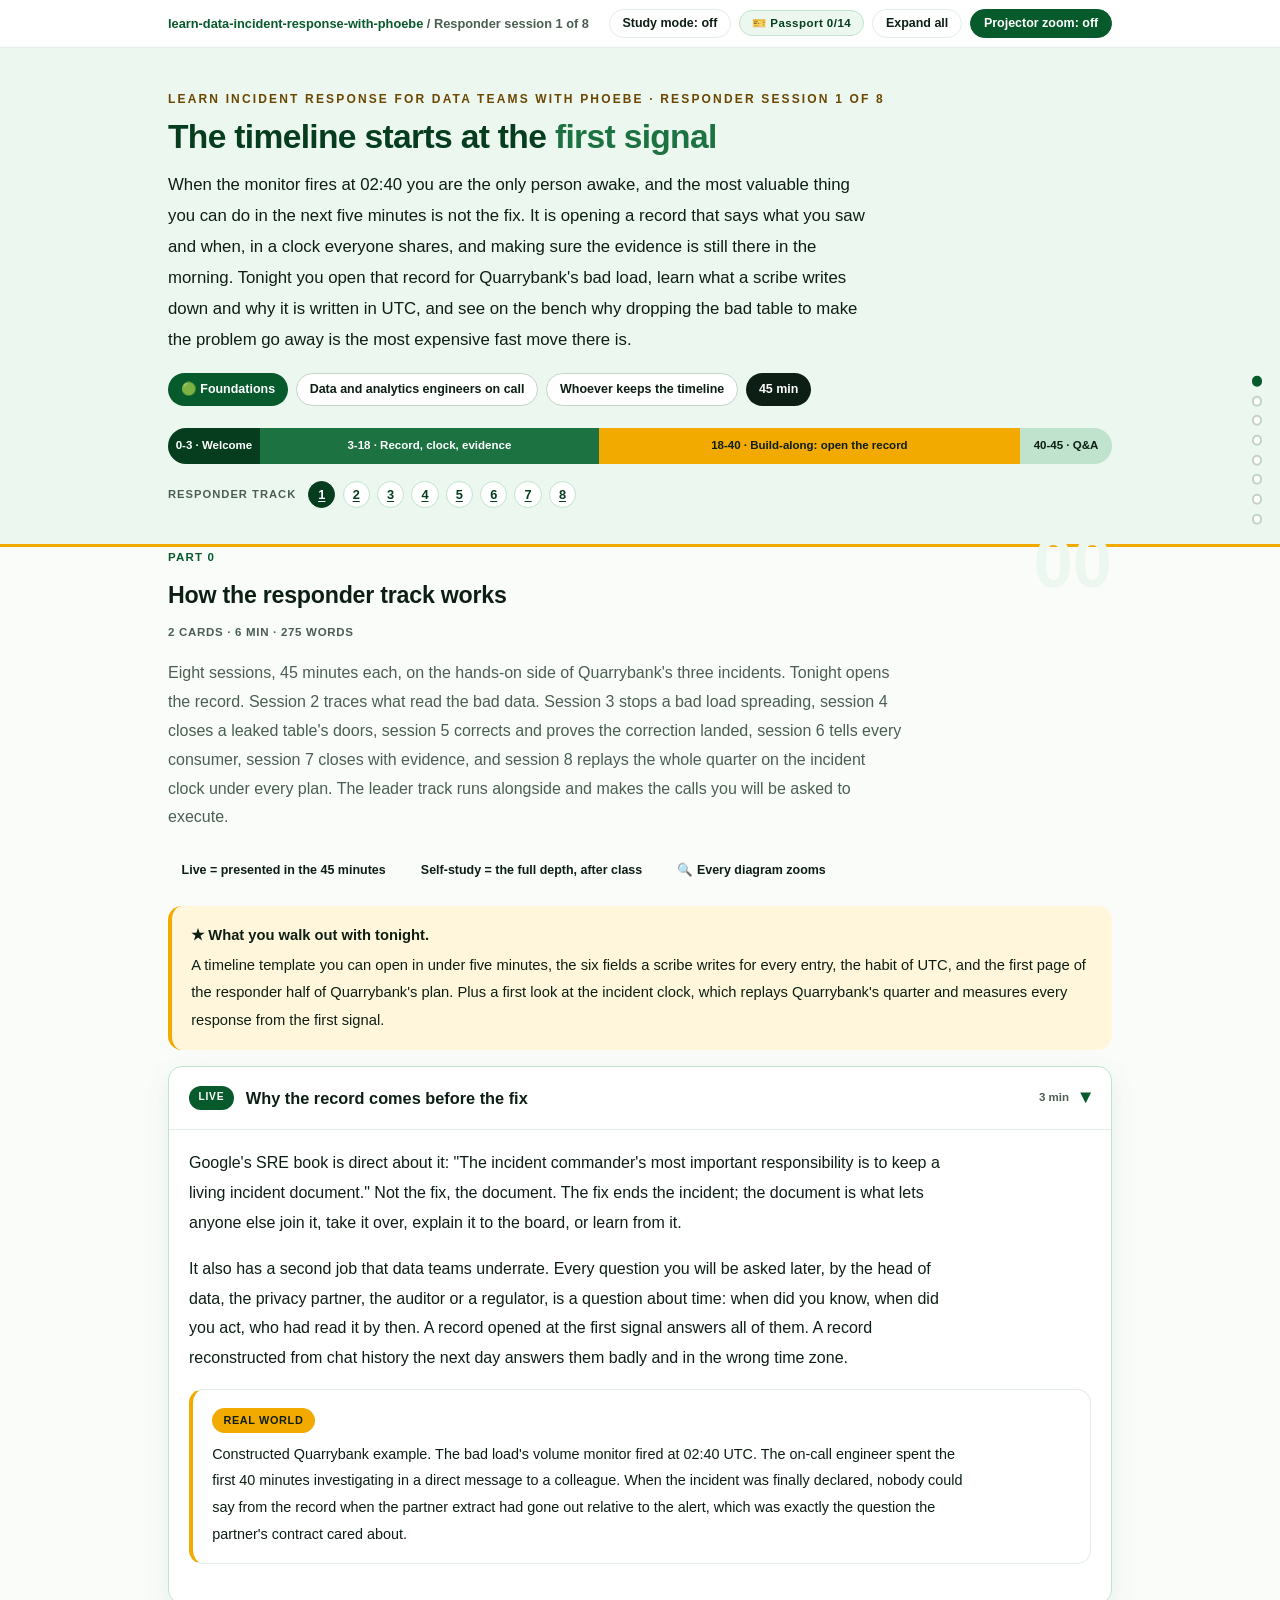
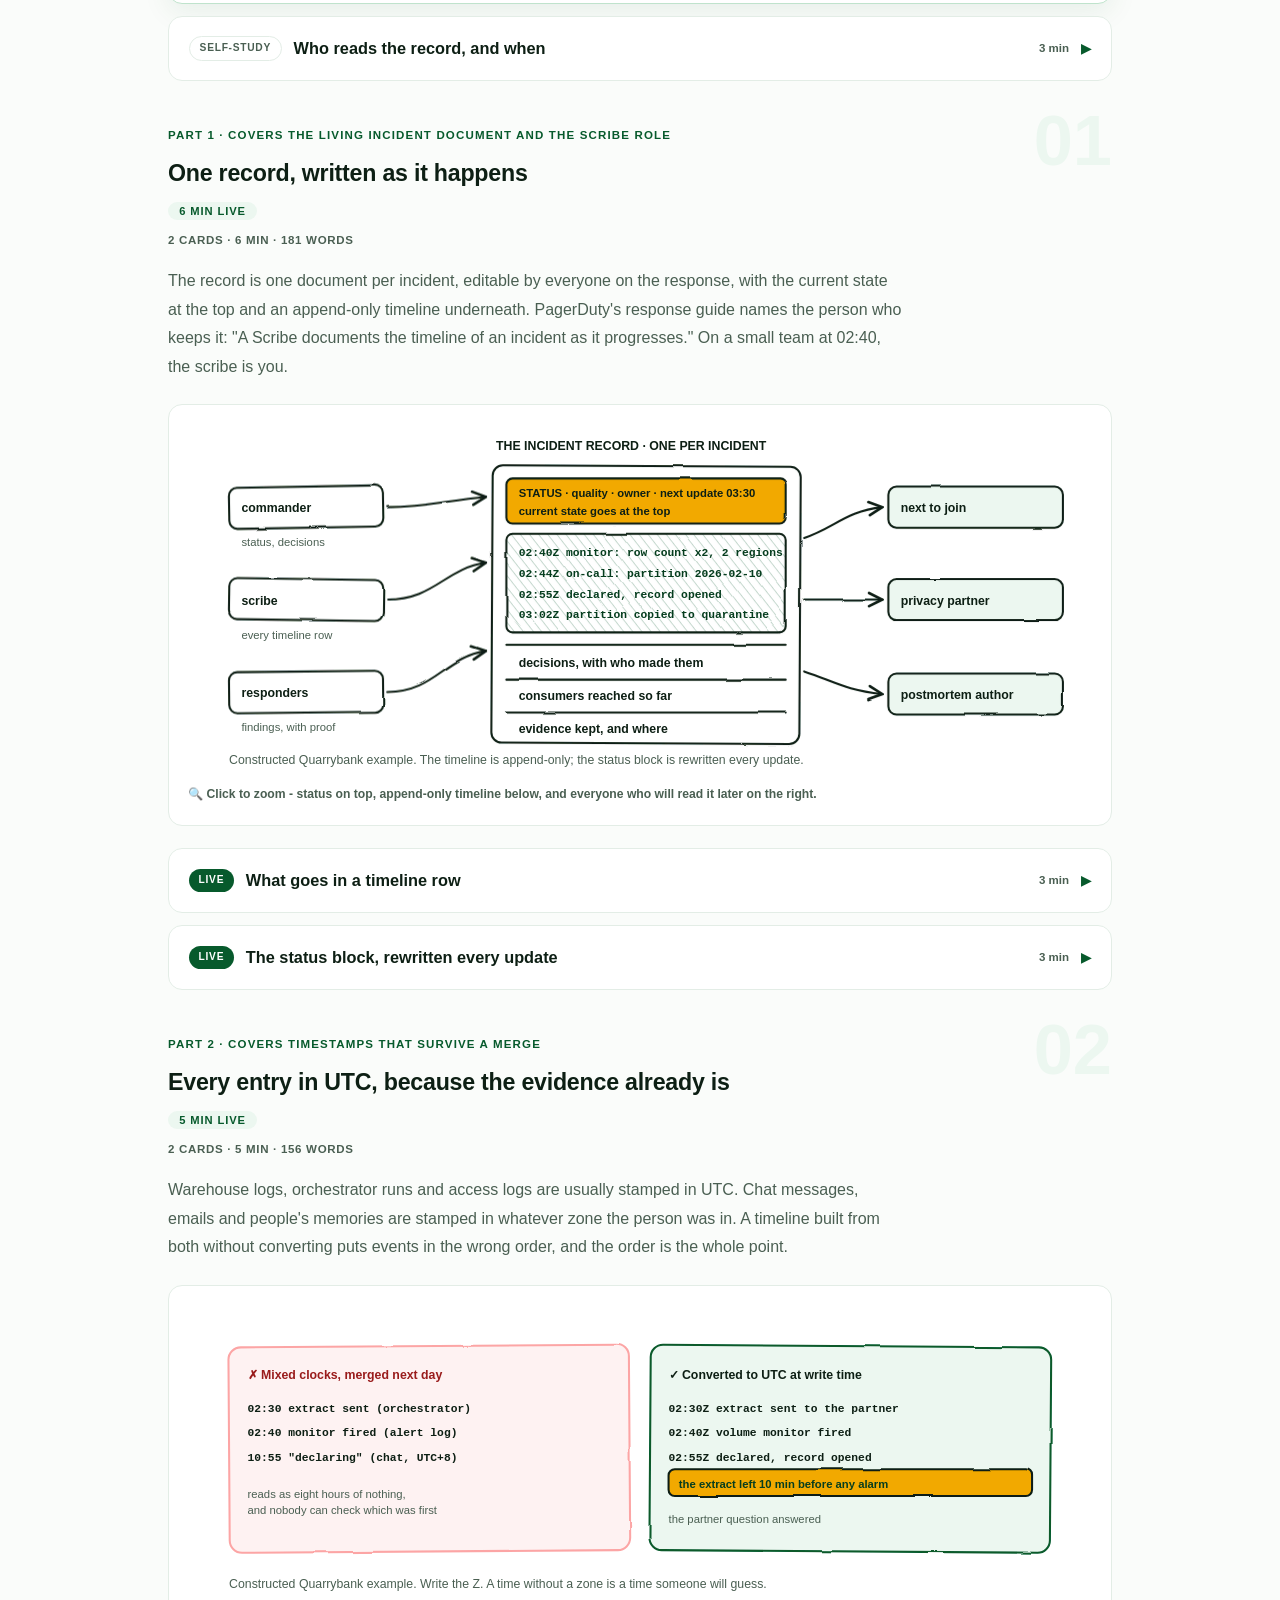
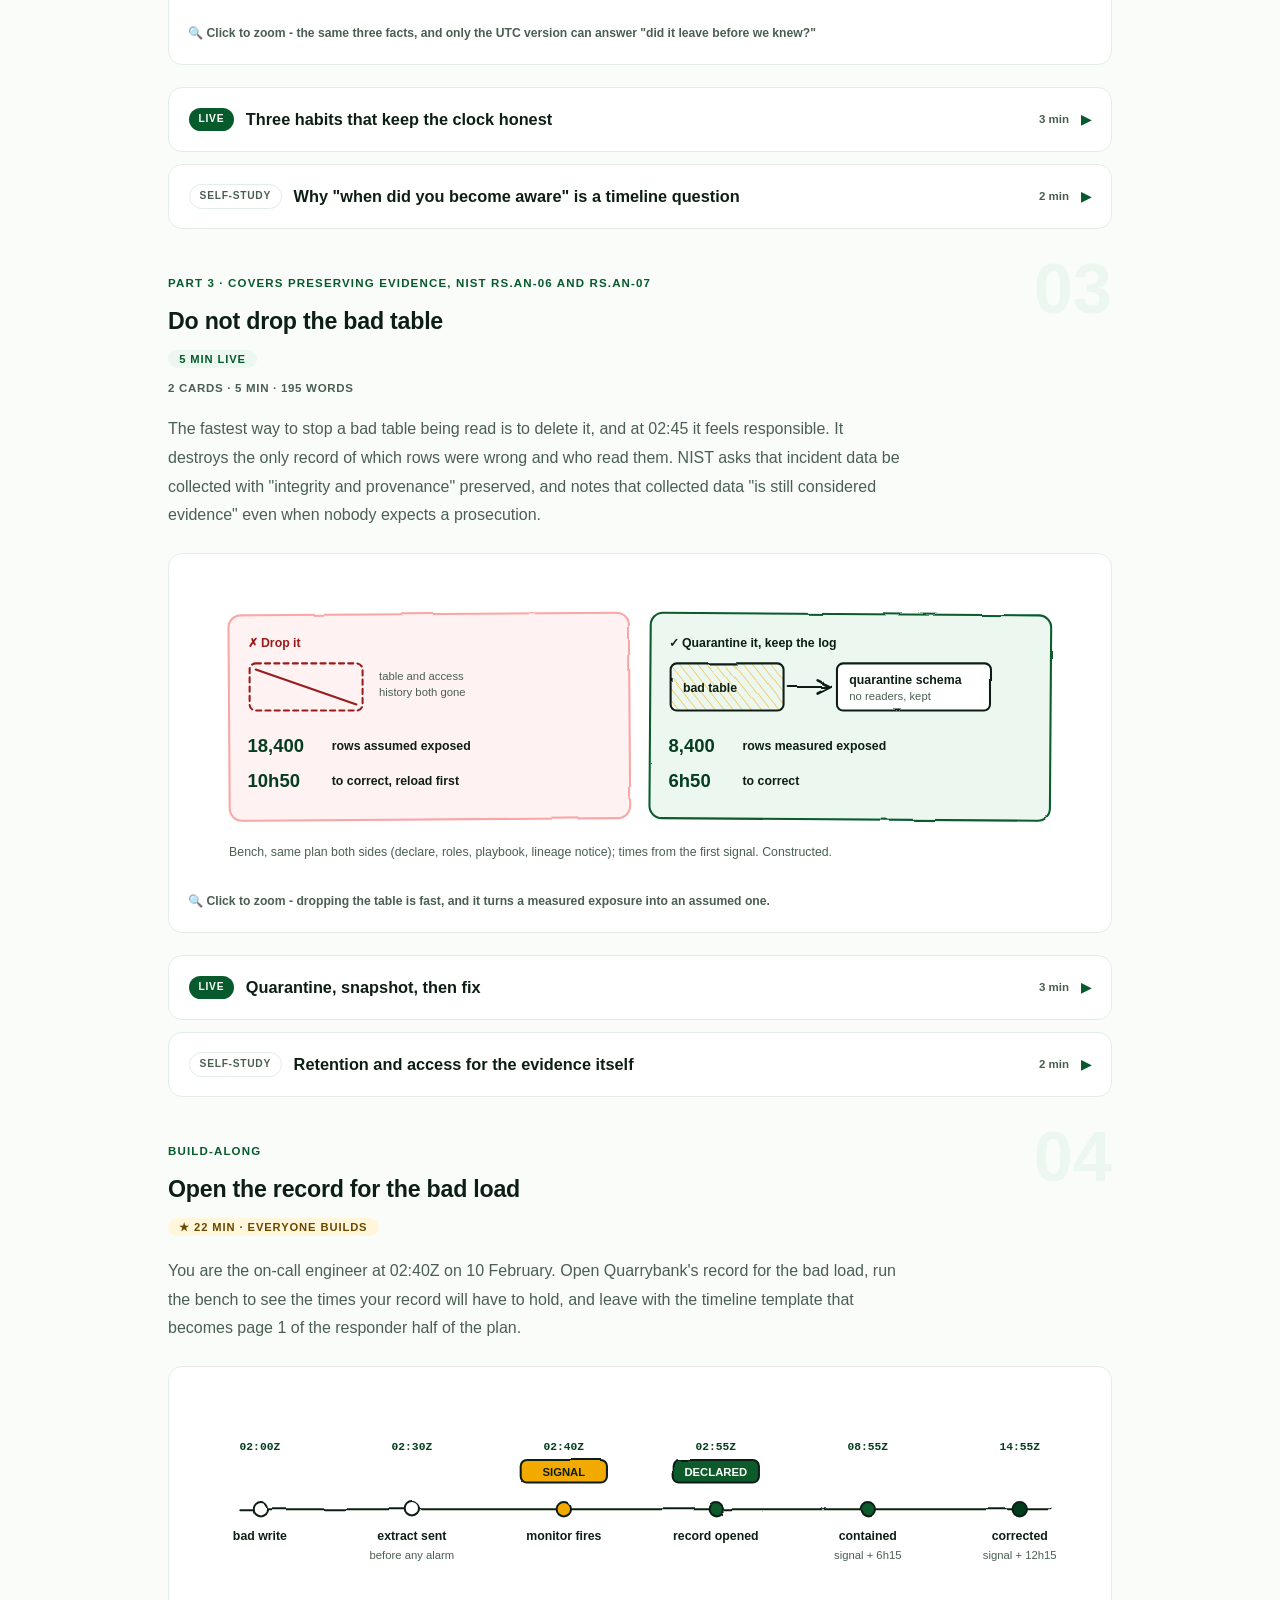
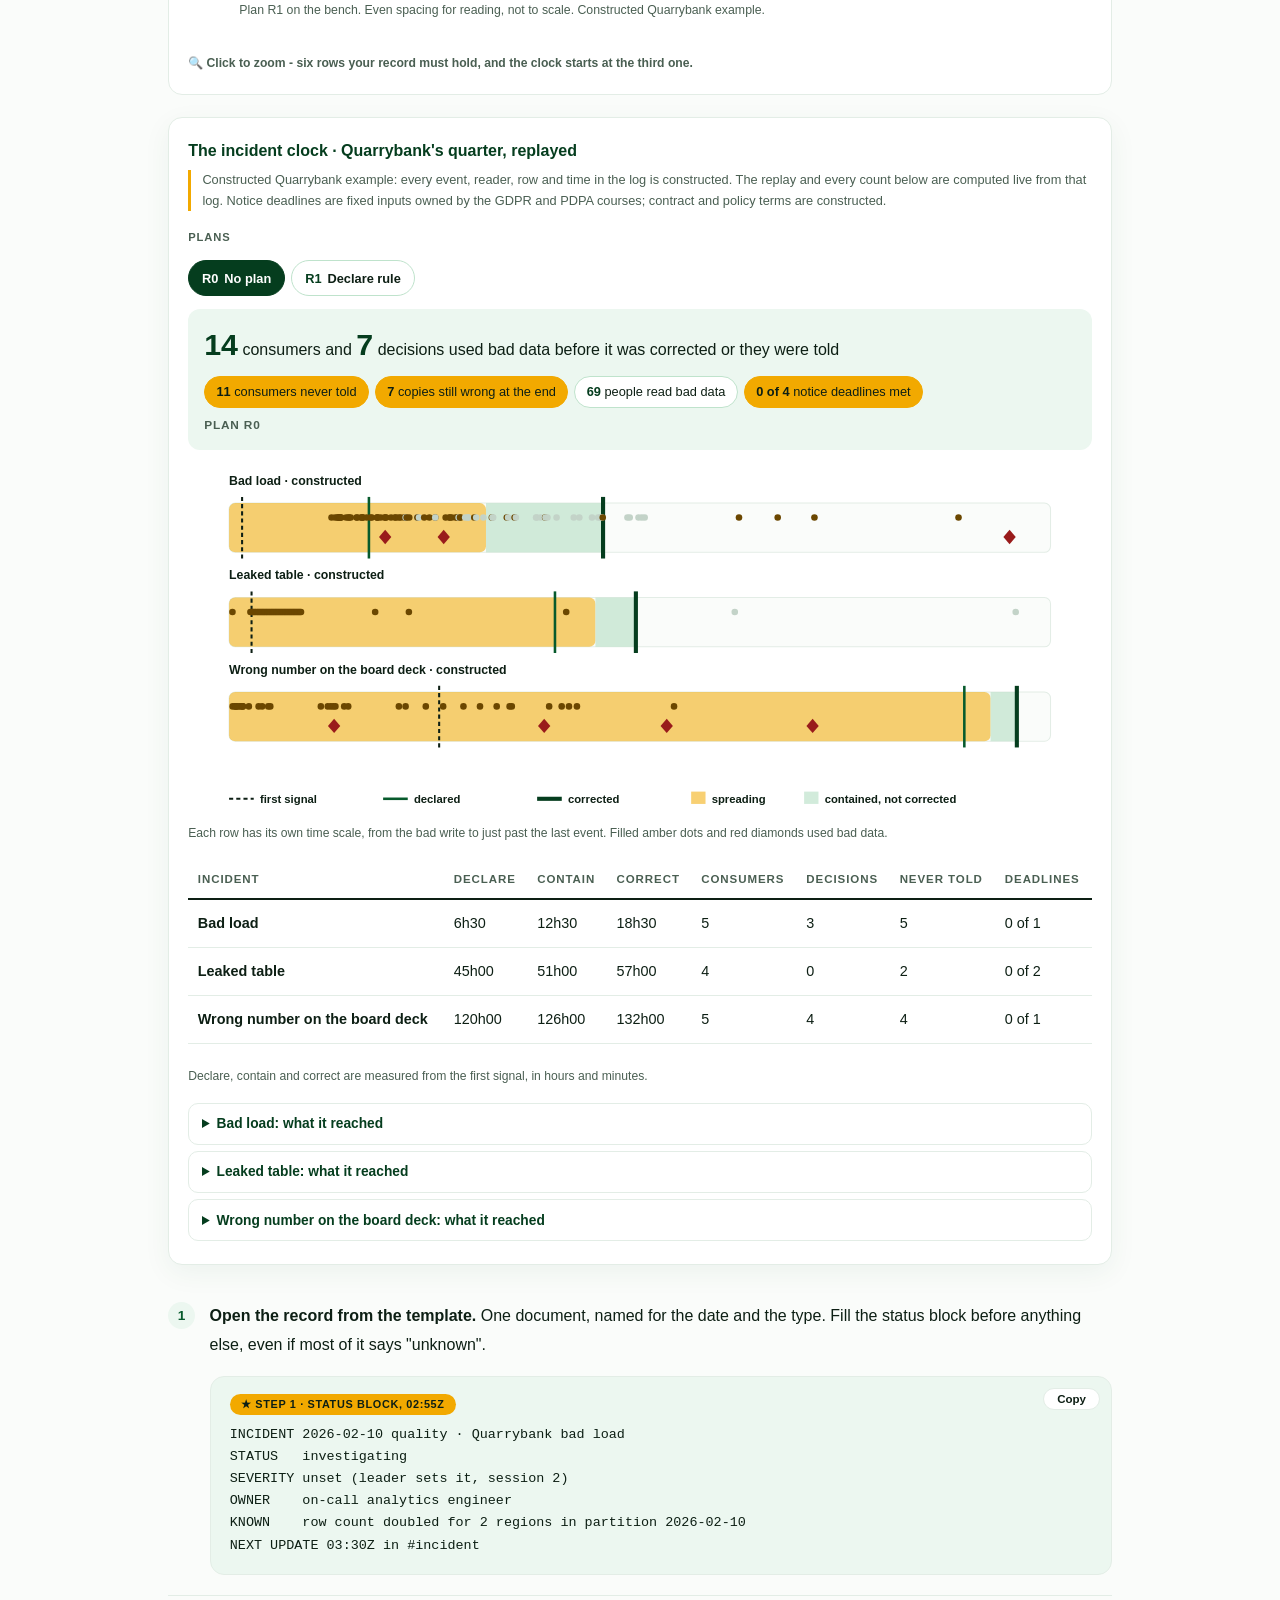
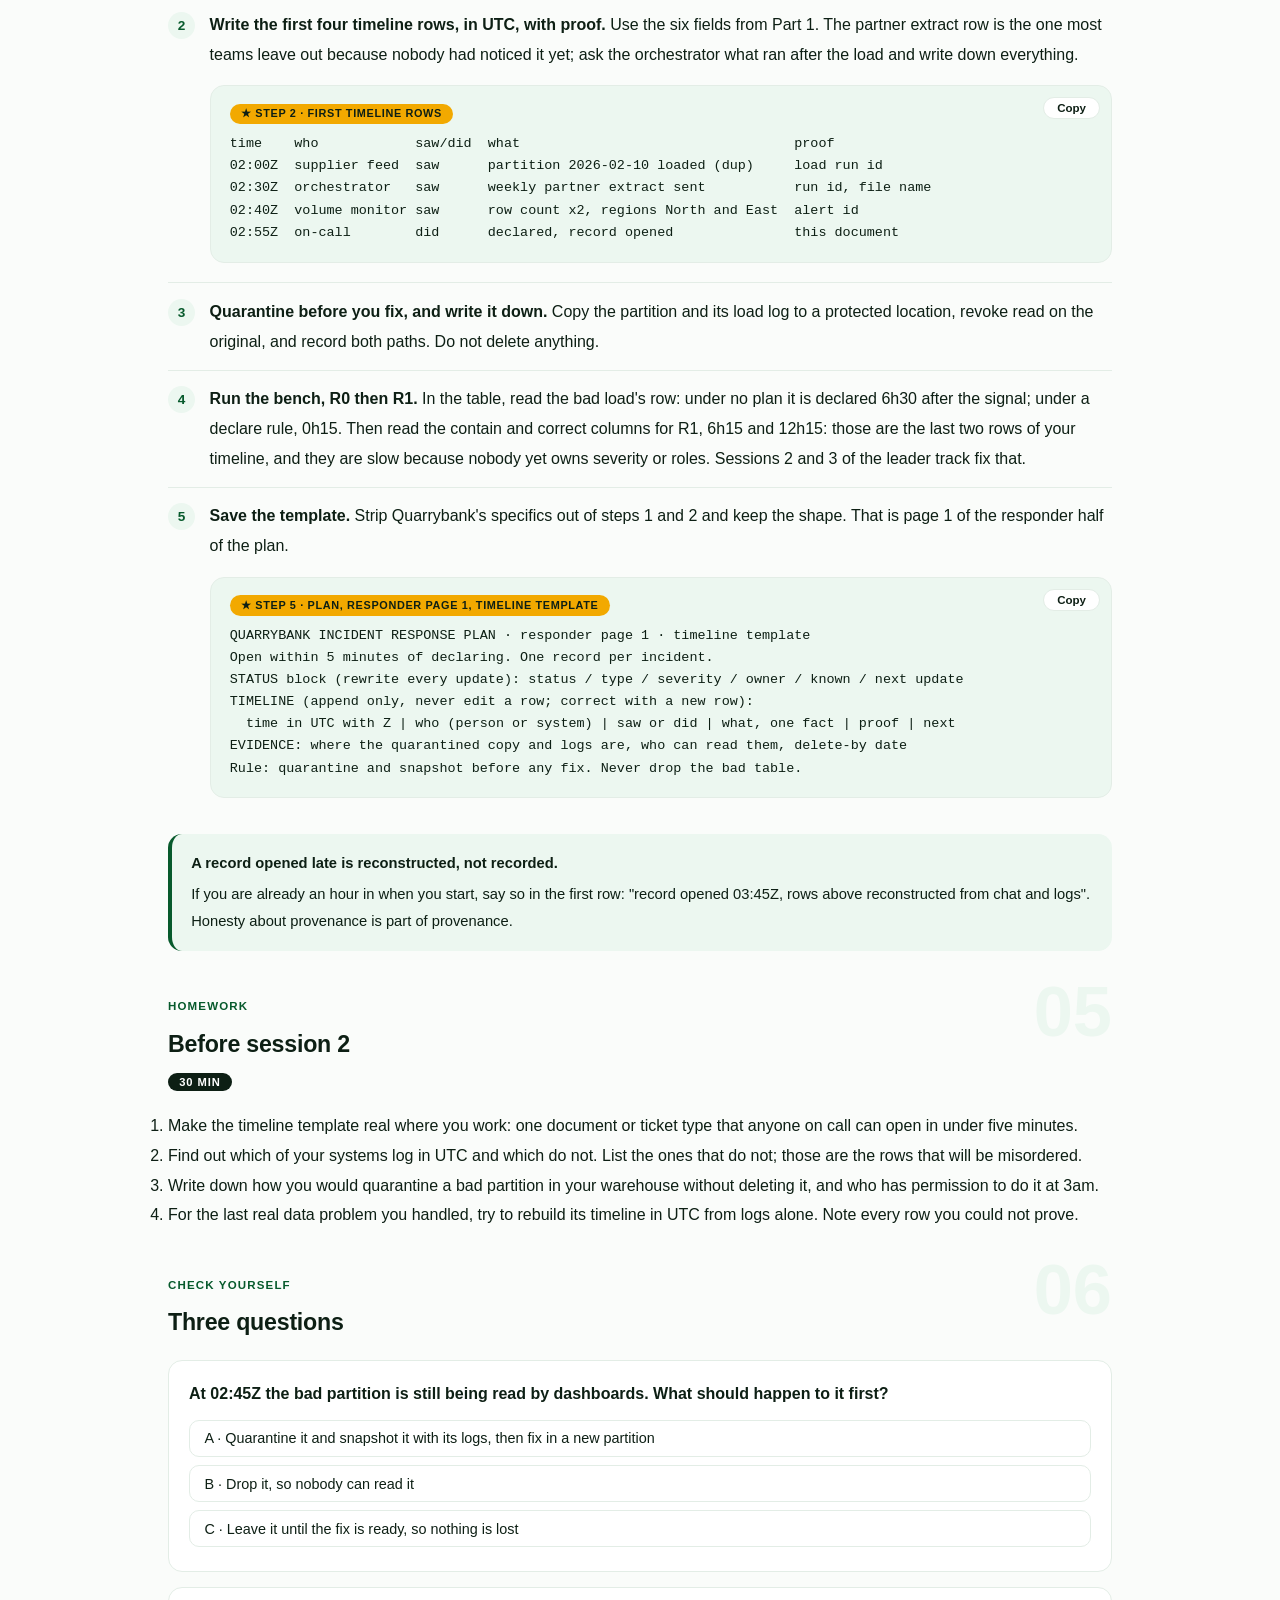
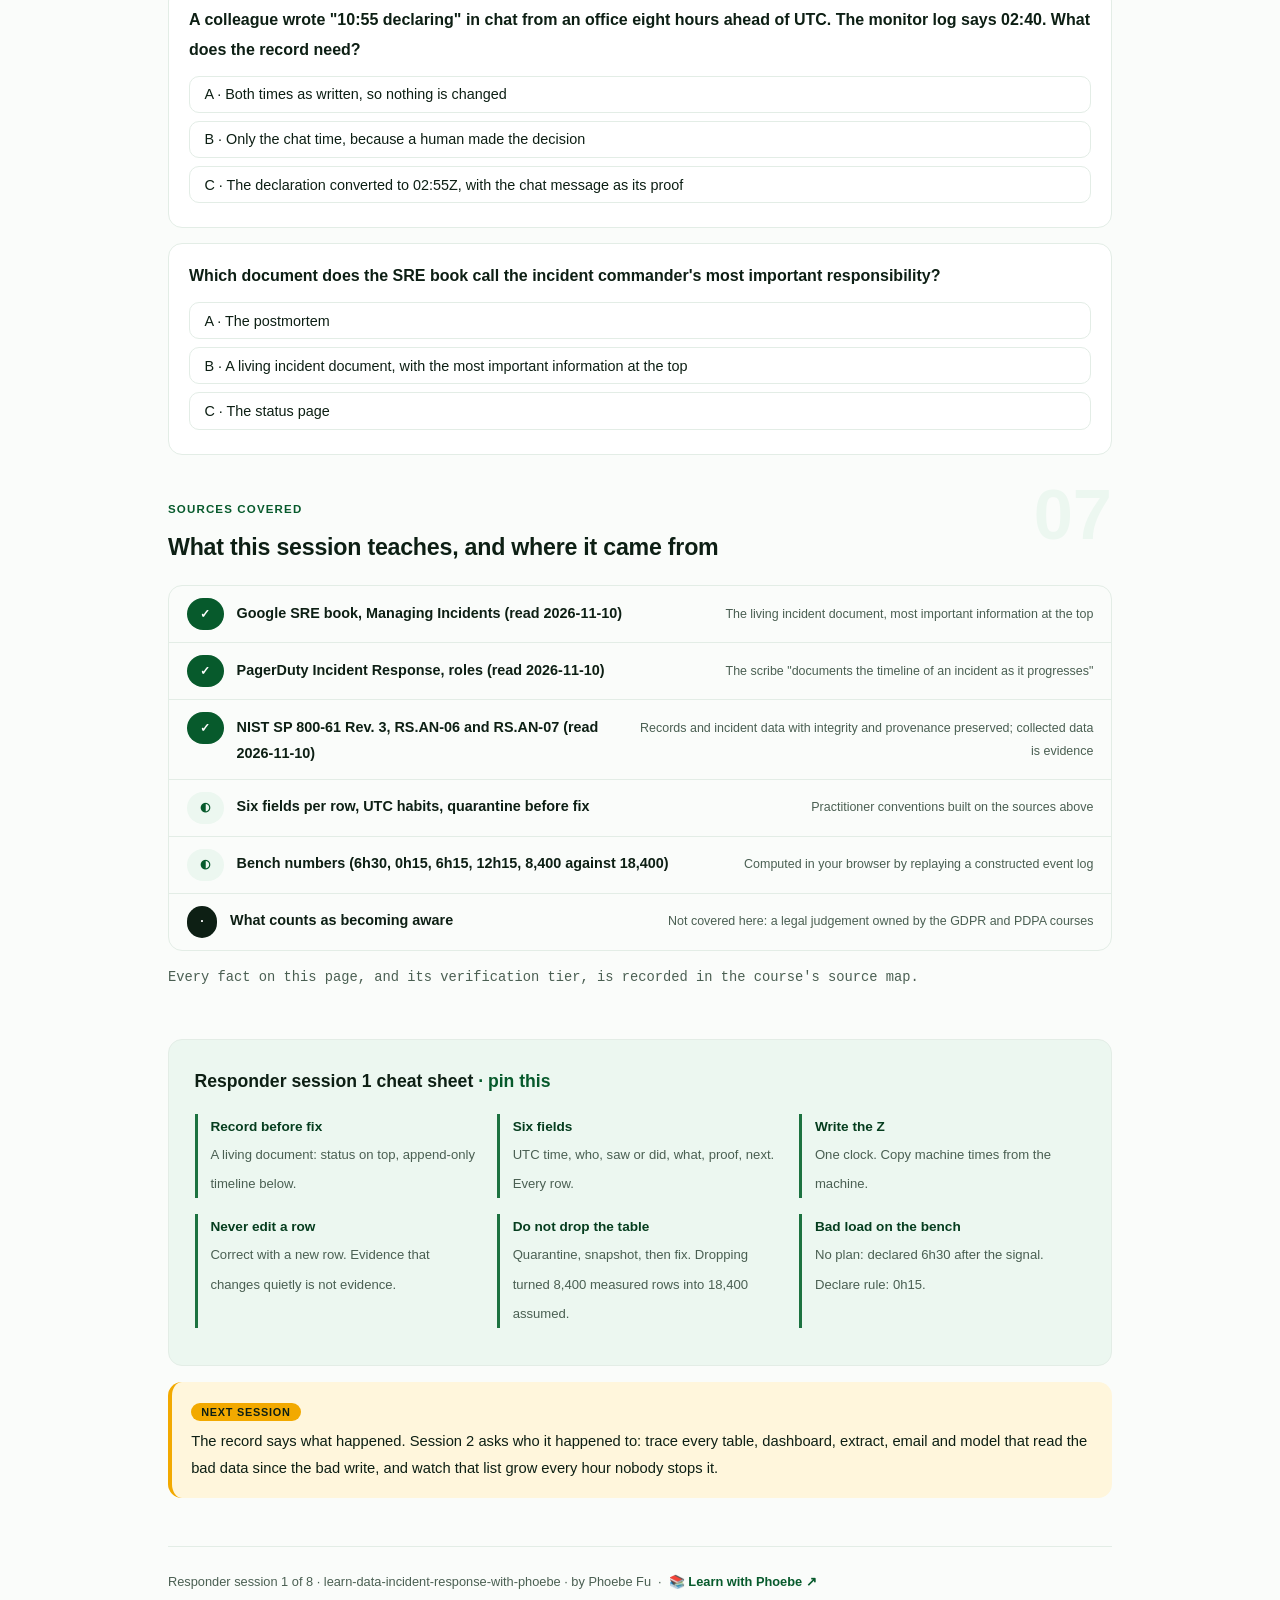
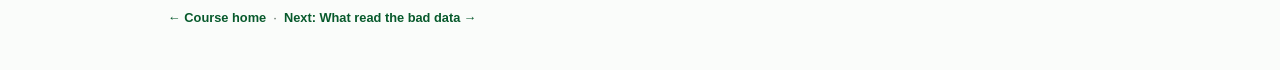
<file: courses/b1-timeline-starts-at-first-signal.html>
<!DOCTYPE html>
<html lang="en">
<head>
<meta charset="UTF-8">
<meta name="viewport" content="width=device-width, initial-scale=1.0">
<!-- social:start -->
<meta name="description" content="Responder session 1 of 8. The incident record, the scribe's log, UTC timestamps and the evidence you must not destroy, opened for Quarrybank's bad load and replayed on the incident clock.">
<meta property="og:type" content="article">
<meta property="og:site_name" content="Learn with Phoebe">
<meta property="og:title" content="The timeline starts at the first signal - learn incident response for data teams with phoebe">
<meta property="og:description" content="Responder session 1 of 8. Open the record at the first signal, keep it in UTC, and keep the bad table.">
<meta property="og:url" content="https://phoebefu6.github.io/learn-data-incident-response-with-phoebe/courses/b1-timeline-starts-at-first-signal.html">
<meta property="og:image" content="https://phoebefu6.github.io/learn-data-incident-response-with-phoebe/assets/og-cover.png">
<meta property="og:image:width" content="1200">
<meta property="og:image:height" content="630">
<meta name="twitter:card" content="summary_large_image">
<meta name="twitter:title" content="The timeline starts at the first signal - learn incident response for data teams with phoebe">
<meta name="twitter:description" content="The record you open in the first five minutes is the evidence you show the board a month later.">
<meta name="twitter:image" content="https://phoebefu6.github.io/learn-data-incident-response-with-phoebe/assets/og-cover.png">
<!-- social:end -->
<title>Responder session 1 · The timeline starts at the first signal - learn incident response for data teams with phoebe</title>
<link rel="stylesheet" href="../assets/style.css?v=3">
</head>
<body>

<div class="toolbar">
  <div class="wrap">
    <span class="crumb"><a href="../index.html">learn-data-incident-response-with-phoebe</a> / Responder session 1 of 8</span>
    <button class="btn" id="toggle-all" type="button">Expand all</button>
    <button class="btn primary" id="zoom-toggle" type="button">Projector zoom: off</button>
  </div>
</div>

<header class="masthead">
  <div class="wrap">
    <div class="eyebrow">Learn Incident Response for Data Teams with Phoebe · Responder session 1 of 8</div>
    <h1>The timeline starts at the <span class="accent">first signal</span></h1>
    <p class="sub">When the monitor fires at 02:40 you are the only person awake, and the most valuable thing you can do in the next five minutes is not the fix. It is opening a record that says what you saw and when, in a clock everyone shares, and making sure the evidence is still there in the morning. Tonight you open that record for Quarrybank's bad load, learn what a scribe writes down and why it is written in UTC, and see on the bench why dropping the bad table to make the problem go away is the most expensive fast move there is.</p>
    <div class="chip-row">
      <span class="chip level">🟢 Foundations</span>
      <span class="chip audience">Data and analytics engineers on call</span>
      <span class="chip audience">Whoever keeps the timeline</span>
      <span class="chip time">45 min</span>
    </div>
    <div class="agenda">
      <span class="a1" style="flex:1">0-3 · Welcome</span>
      <span class="a2" style="flex:4">3-18 · Record, clock, evidence</span>
      <span class="a3" style="flex:5">18-40 · Build-along: open the record</span>
      <span class="a4" style="flex:1">40-45 · Q&amp;A</span>
    </div>
  </div>
</header>

<main class="wrap">

  <!-- ============ INTRO ============ -->
  <section class="section" id="intro">
    <div class="section-kicker">
      <span class="klabel">Part 0</span>
      <h2>How the responder track works</h2>
    </div>
    <p class="lede">Eight sessions, 45 minutes each, on the hands-on side of Quarrybank's three incidents. Tonight opens the record. Session 2 traces what read the bad data. Session 3 stops a bad load spreading, session 4 closes a leaked table's doors, session 5 corrects and proves the correction landed, session 6 tells every consumer, session 7 closes with evidence, and session 8 replays the whole quarter on the incident clock under every plan. The leader track runs alongside and makes the calls you will be asked to execute.</p>

    <div class="legend">
      <span class="pill">Live = presented in the 45 minutes</span>
      <span class="pill">Self-study = the full depth, after class</span>
      <span class="pill">🔍 Every diagram zooms</span>
    </div>

    <div class="callout win">
      <p><strong>★ What you walk out with tonight.</strong> A timeline template you can open in under five minutes, the six fields a scribe writes for every entry, the habit of UTC, and the first page of the responder half of Quarrybank's plan. Plus a first look at the incident clock, which replays Quarrybank's quarter and measures every response from the first signal.</p>
    </div>

    <details class="card" open>
      <summary><span class="mode live">Live</span>Why the record comes before the fix<span class="mini">3 min</span><span class="caret">▶</span></summary>
      <div class="body">
        <p>Google's SRE book is direct about it: "The incident commander's most important responsibility is to keep a living incident document." Not the fix, the document. The fix ends the incident; the document is what lets anyone else join it, take it over, explain it to the board, or learn from it.</p>
        <p>It also has a second job that data teams underrate. Every question you will be asked later, by the head of data, the privacy partner, the auditor or a regulator, is a question about time: when did you know, when did you act, who had read it by then. A record opened at the first signal answers all of them. A record reconstructed from chat history the next day answers them badly and in the wrong time zone.</p>
        <div class="callout example">
          <span class="ex-pill">Real world</span>
          <p>Constructed Quarrybank example. The bad load's volume monitor fired at 02:40 UTC. The on-call engineer spent the first 40 minutes investigating in a direct message to a colleague. When the incident was finally declared, nobody could say from the record when the partner extract had gone out relative to the alert, which was exactly the question the partner's contract cared about.</p>
        </div>
      </div>
    </details>

    <details class="card">
      <summary><span class="mode self">Self-study</span>Who reads the record, and when<span class="mini">3 min</span><span class="caret">▶</span></summary>
      <div class="body">
        <ul>
          <li><strong>In the first hour</strong>: the next person to join. The record is their briefing, so the current status sits at the top.</li>
          <li><strong>At a handover</strong>: the incoming commander. The SRE book has the outgoing one stay until the incoming one says yes.</li>
          <li><strong>Within days</strong>: the privacy partner, who needs the time you became aware, and the finance controller, who needs which figures were touched.</li>
          <li><strong>Weeks later</strong>: whoever writes the postmortem. That write-up is the docs course's craft; the raw material is your record.</li>
        </ul>
      </div>
    </details>
  </section>

  <!-- ============ PART 1 ============ -->
  <section class="section" id="part-1">
    <div class="section-kicker">
      <span class="klabel">Part 1 · covers the living incident document and the scribe role</span>
      <h2>One record, written as it happens</h2>
      <span class="tag concept">6 min live</span>
    </div>
    <p class="lede">The record is one document per incident, editable by everyone on the response, with the current state at the top and an append-only timeline underneath. PagerDuty's response guide names the person who keeps it: "A Scribe documents the timeline of an incident as it progresses." On a small team at 02:40, the scribe is you.</p>

    <figure class="zoomable">
      <svg viewBox="0 0 880 340" xmlns="http://www.w3.org/2000/svg" role="img" aria-label="The incident record as one document. At the top a status block: type, severity, owner, next update. Below it the timeline, one row per entry with UTC time, who, what was seen or done. Then decisions, consumers reached, and an evidence list. Three sources feed it: the scribe writes the timeline, the commander writes the status and decisions, responders post findings. Readers on the right: the next person to join, the privacy partner, the postmortem author.">
        <defs>
          <filter id="ib1aSk" x="-3%" y="-3%" width="106%" height="106%"><feTurbulence type="fractalNoise" baseFrequency="0.02" numOctaves="2" seed="5" result="n"/><feDisplacementMap in="SourceGraphic" in2="n" scale="2.4" xChannelSelector="R" yChannelSelector="G"/></filter>
          <pattern id="ib1aHc" patternUnits="userSpaceOnUse" width="7" height="7" patternTransform="rotate(-38)"><line x1="0" y1="0" x2="0" y2="7" stroke="#075A2C" stroke-width="1" opacity=".45"/></pattern>
          <marker id="ib1aAr" viewBox="0 0 10 10" refX="9" refY="5" markerWidth="8" markerHeight="8" orient="auto"><path d="M1 1 L9 5 L1 9" fill="none" stroke="#0D1F14" stroke-width="1.6" stroke-linecap="round"/></marker>
        </defs>
        <style>
          .ib1aH { font: 800 12px Inter, sans-serif; fill: #0D1F14; }
          .ib1aL { font: 600 12px Inter, sans-serif; fill: #0D1F14; }
          .ib1aS { font: 400 11px Inter, sans-serif; fill: #4A5F52; }
          .ib1aM { font: 600 11px ui-monospace, Menlo, monospace; fill: #053D1E; }
          .ib1aB { font: 800 11px Inter, sans-serif; fill: #0D1F14; }
          .ib1aN { font: 400 12px Inter, sans-serif; fill: #4A5F52; }
        </style>

        <text class="ib1aH" x="300" y="24">THE INCIDENT RECORD · ONE PER INCIDENT</text>

        <g filter="url(#ib1aSk)" fill="none" stroke="#0D1F14" stroke-width="2" stroke-linecap="round" stroke-linejoin="round">
          <rect x="40" y="60" width="150" height="40" rx="8" fill="#FFFFFF" transform="rotate(-1 115 80)"/>
          <rect x="40" y="150" width="150" height="40" rx="8" fill="#FFFFFF" transform="rotate(0.8 115 170)"/>
          <rect x="40" y="240" width="150" height="40" rx="8" fill="#FFFFFF" transform="rotate(-0.6 115 260)"/>
          <path d="M194 80 C230 80 250 74 290 70" marker-end="url(#ib1aAr)"/>
          <path d="M194 170 C240 170 250 140 290 134" marker-end="url(#ib1aAr)"/>
          <path d="M194 260 C240 260 250 226 290 220" marker-end="url(#ib1aAr)"/>
          <rect x="296" y="40" width="300" height="270" rx="10" transform="rotate(0.3 446 175)" fill="#FFFFFF"/>
          <rect x="310" y="52" width="272" height="44" rx="6" fill="#F2A900"/>
          <rect x="310" y="106" width="272" height="96" rx="6" fill="url(#ib1aHc)"/>
          <path d="M310 214 L582 214"/>
          <path d="M310 248 L582 248"/>
          <path d="M310 280 L582 280"/>
          <path d="M600 110 C630 100 640 84 676 80" marker-end="url(#ib1aAr)"/>
          <path d="M600 170 L676 170" marker-end="url(#ib1aAr)"/>
          <path d="M600 240 C630 250 640 258 676 262" marker-end="url(#ib1aAr)"/>
          <rect x="682" y="60" width="170" height="40" rx="8" fill="#ECF7F0"/>
          <rect x="682" y="150" width="170" height="40" rx="8" fill="#ECF7F0"/>
          <rect x="682" y="242" width="170" height="40" rx="8" fill="#ECF7F0"/>
        </g>

        <text class="ib1aL" x="52" y="85">commander</text>
        <text class="ib1aL" x="52" y="175">scribe</text>
        <text class="ib1aL" x="52" y="265">responders</text>
        <text class="ib1aS" x="52" y="118">status, decisions</text>
        <text class="ib1aS" x="52" y="208">every timeline row</text>
        <text class="ib1aS" x="52" y="298">findings, with proof</text>

        <text class="ib1aB" x="322" y="70">STATUS · quality · owner · next update 03:30</text>
        <text class="ib1aB" x="322" y="88">current state goes at the top</text>
        <text class="ib1aM" x="322" y="128">02:40Z monitor: row count x2, 2 regions</text>
        <text class="ib1aM" x="322" y="148">02:44Z on-call: partition 2026-02-10</text>
        <text class="ib1aM" x="322" y="168">02:55Z declared, record opened</text>
        <text class="ib1aM" x="322" y="188">03:02Z partition copied to quarantine</text>
        <text class="ib1aL" x="322" y="236">decisions, with who made them</text>
        <text class="ib1aL" x="322" y="268">consumers reached so far</text>
        <text class="ib1aL" x="322" y="300">evidence kept, and where</text>

        <text class="ib1aL" x="694" y="85">next to join</text>
        <text class="ib1aL" x="694" y="175">privacy partner</text>
        <text class="ib1aL" x="694" y="267">postmortem author</text>

        <text class="ib1aN" x="40" y="330">Constructed Quarrybank example. The timeline is append-only; the status block is rewritten every update.</text>
      </svg>
      <figcaption>🔍 Click to zoom - status on top, append-only timeline below, and everyone who will read it later on the right.</figcaption>
    </figure>

    <details class="card">
      <summary><span class="mode live">Live</span>What goes in a timeline row<span class="mini">3 min</span><span class="caret">▶</span></summary>
      <div class="body">
        <p>Six fields, every row, no exceptions. A row missing one of them is a row someone will have to re-investigate.</p>
        <table class="clean">
          <thead><tr><th>Field</th><th>Example</th><th>Why it is there</th></tr></thead>
          <tbody>
            <tr><td>Time, UTC</td><td>02:40Z</td><td>The only clock every system and person can agree on</td></tr>
            <tr><td>Who</td><td>volume monitor / on-call</td><td>Machines and people both write; say which</td></tr>
            <tr><td>Saw or did</td><td>saw</td><td>Observations and actions answer different questions later</td></tr>
            <tr><td>What</td><td>row count doubled for two regions</td><td>One fact per row, in plain words</td></tr>
            <tr><td>Proof</td><td>query id, screenshot, log link</td><td>NIST RS.AN-06: records with integrity and provenance</td></tr>
            <tr><td>Next</td><td>check the supplier feed</td><td>So the next reader knows what is in flight</td></tr>
          </tbody>
        </table>
      </div>
    </details>

    <details class="card">
      <summary><span class="mode live">Live</span>The status block, rewritten every update<span class="mini">3 min</span><span class="caret">▶</span></summary>
      <div class="body">
        <p>The SRE book asks for the most important information at the top of the living document. In practice that is a five-line block the commander rewrites, while the timeline below only grows: type, severity, owner, what is known now, and when the next update is due. Someone who reads only the block should be able to answer the head of data's question correctly.</p>
        <div class="callout tip">
          <p><strong>Never edit a timeline row.</strong> If an entry was wrong, add a new row that corrects it. The record is evidence, and evidence that changes quietly stops being evidence.</p>
        </div>
      </div>
    </details>
  </section>

  <!-- ============ PART 2 ============ -->
  <section class="section" id="part-2">
    <div class="section-kicker">
      <span class="klabel">Part 2 · covers timestamps that survive a merge</span>
      <h2>Every entry in UTC, because the evidence already is</h2>
      <span class="tag concept">5 min live</span>
    </div>
    <p class="lede">Warehouse logs, orchestrator runs and access logs are usually stamped in UTC. Chat messages, emails and people's memories are stamped in whatever zone the person was in. A timeline built from both without converting puts events in the wrong order, and the order is the whole point.</p>

    <figure class="zoomable">
      <svg viewBox="0 0 880 300" xmlns="http://www.w3.org/2000/svg" role="img" aria-label="Two versions of the same three events. Left, mixed clocks: the declaration typed in local time at 10:55 sorts after the partner extract logged at 02:30 UTC and the monitor at 02:40 UTC, but a reader cannot tell the gap. Right, all UTC: partner extract 02:30Z, monitor 02:40Z, declared 02:55Z, which shows the extract left ten minutes before anyone was alerted.">
        <defs>
          <filter id="ib1bSk" x="-3%" y="-3%" width="106%" height="106%"><feTurbulence type="fractalNoise" baseFrequency="0.02" numOctaves="2" seed="13" result="n"/><feDisplacementMap in="SourceGraphic" in2="n" scale="2.4" xChannelSelector="R" yChannelSelector="G"/></filter>
        </defs>
        <style>
          .ib1bH { font: 800 12px Inter, sans-serif; fill: #0D1F14; }
          .ib1bR { font: 800 12px Inter, sans-serif; fill: #991B1B; }
          .ib1bM { font: 600 11px ui-monospace, Menlo, monospace; fill: #0D1F14; }
          .ib1bS { font: 400 11px Inter, sans-serif; fill: #4A5F52; }
          .ib1bG { font: 800 11px Inter, sans-serif; fill: #053D1E; }
          .ib1bN { font: 400 12px Inter, sans-serif; fill: #4A5F52; }
        </style>

        <g filter="url(#ib1bSk)" fill="none" stroke="#0D1F14" stroke-width="2" stroke-linecap="round" stroke-linejoin="round">
          <rect x="40" y="40" width="390" height="200" rx="12" fill="#FEF2F2" stroke="#FCA5A5" transform="rotate(-0.4 235 140)"/>
          <rect x="450" y="40" width="390" height="200" rx="12" fill="#ECF7F0" stroke="#075A2C" transform="rotate(0.4 645 140)"/>
          <rect x="468" y="160" width="354" height="26" rx="6" fill="#F2A900"/>
        </g>

        <text class="ib1bR" x="58" y="72">✗ Mixed clocks, merged next day</text>
        <text class="ib1bM" x="58" y="104">02:30   extract sent (orchestrator)</text>
        <text class="ib1bM" x="58" y="128">02:40   monitor fired (alert log)</text>
        <text class="ib1bM" x="58" y="152">10:55   "declaring" (chat, UTC+8)</text>
        <text class="ib1bS" x="58" y="188">reads as eight hours of nothing,</text>
        <text class="ib1bS" x="58" y="204">and nobody can check which was first</text>

        <text class="ib1bH" x="468" y="72">✓ Converted to UTC at write time</text>
        <text class="ib1bM" x="468" y="104">02:30Z  extract sent to the partner</text>
        <text class="ib1bM" x="468" y="128">02:40Z  volume monitor fired</text>
        <text class="ib1bM" x="468" y="152">02:55Z  declared, record opened</text>
        <text class="ib1bG" x="478" y="178">the extract left 10 min before any alarm</text>
        <text class="ib1bS" x="468" y="212">the partner question answered</text>

        <text class="ib1bN" x="40" y="276">Constructed Quarrybank example. Write the Z. A time without a zone is a time someone will guess.</text>
      </svg>
      <figcaption>🔍 Click to zoom - the same three facts, and only the UTC version can answer "did it leave before we knew?"</figcaption>
    </figure>

    <details class="card">
      <summary><span class="mode live">Live</span>Three habits that keep the clock honest<span class="mini">3 min</span><span class="caret">▶</span></summary>
      <div class="body">
        <ul>
          <li><strong>Write the Z.</strong> 02:40Z, not 02:40. The suffix costs one character and ends the argument.</li>
          <li><strong>Take machine times from the machine.</strong> The query id, the run id or the log line carries its own timestamp. Copy it, do not retype it from memory.</li>
          <li><strong>Note when you learned something, not just when it happened.</strong> "02:30Z extract sent, learned at 03:10Z" is two facts, and the privacy partner and the partner contract both care about the second one.</li>
        </ul>
      </div>
    </details>

    <details class="card">
      <summary><span class="mode self">Self-study</span>Why "when did you become aware" is a timeline question<span class="mini">2 min</span><span class="caret">▶</span></summary>
      <div class="body">
        <p>Some notice deadlines run from the moment an organisation became aware, and the GDPR's 72 hours is the best known. Whether a given moment counts as awareness is a legal judgement that belongs to the privacy partner and the <a href="https://phoebefu6.github.io/learn-gdpr-with-phoebe/courses/b7-breach-response.html">GDPR course ↗</a>. Your job is narrower and more mechanical: make sure the record holds every candidate moment, first signal, first human look, declaration, with a UTC time and its proof, so that the person making that judgement is not guessing.</p>
      </div>
    </details>
  </section>

  <!-- ============ PART 3 ============ -->
  <section class="section" id="part-3">
    <div class="section-kicker">
      <span class="klabel">Part 3 · covers preserving evidence, NIST RS.AN-06 and RS.AN-07</span>
      <h2>Do not drop the bad table</h2>
      <span class="tag concept">5 min live</span>
    </div>
    <p class="lede">The fastest way to stop a bad table being read is to delete it, and at 02:45 it feels responsible. It destroys the only record of which rows were wrong and who read them. NIST asks that incident data be collected with "integrity and provenance" preserved, and notes that collected data "is still considered evidence" even when nobody expects a prosecution.</p>

    <figure class="zoomable">
      <svg viewBox="0 0 880 300" xmlns="http://www.w3.org/2000/svg" role="img" aria-label="Two ways to stop the bad table being read. Drop it: the table and its access history are gone, so for the leaked table every one of 18,400 rows must be assumed exposed, and the correction lands at 10h50 because the data has to be reloaded. Quarantine it: move it out of reach of readers, keep it and its access log, and the bench measures 8,400 rows exposed with the correction at 6h50 under the same plan.">
        <defs>
          <filter id="ib1cSk" x="-3%" y="-3%" width="106%" height="106%"><feTurbulence type="fractalNoise" baseFrequency="0.02" numOctaves="2" seed="29" result="n"/><feDisplacementMap in="SourceGraphic" in2="n" scale="2.4" xChannelSelector="R" yChannelSelector="G"/></filter>
          <pattern id="ib1cHc" patternUnits="userSpaceOnUse" width="7" height="7" patternTransform="rotate(-38)"><line x1="0" y1="0" x2="0" y2="7" stroke="#F2A900" stroke-width="1.4" opacity=".7"/></pattern>
          <marker id="ib1cAr" viewBox="0 0 10 10" refX="9" refY="5" markerWidth="8" markerHeight="8" orient="auto"><path d="M1 1 L9 5 L1 9" fill="none" stroke="#0D1F14" stroke-width="1.6" stroke-linecap="round"/></marker>
        </defs>
        <style>
          .ib1cH { font: 800 12px Inter, sans-serif; fill: #0D1F14; }
          .ib1cR { font: 800 12px Inter, sans-serif; fill: #991B1B; }
          .ib1cL { font: 600 12px Inter, sans-serif; fill: #0D1F14; }
          .ib1cS { font: 400 11px Inter, sans-serif; fill: #4A5F52; }
          .ib1cV { font: 800 18px Inter, sans-serif; fill: #053D1E; }
          .ib1cN { font: 400 12px Inter, sans-serif; fill: #4A5F52; }
        </style>

        <g filter="url(#ib1cSk)" fill="none" stroke="#0D1F14" stroke-width="2" stroke-linecap="round" stroke-linejoin="round">
          <rect x="40" y="40" width="390" height="200" rx="12" fill="#FEF2F2" stroke="#FCA5A5" transform="rotate(-0.4 235 140)"/>
          <rect x="450" y="40" width="390" height="200" rx="12" fill="#ECF7F0" stroke="#075A2C" transform="rotate(0.4 645 140)"/>
          <rect x="60" y="88" width="110" height="46" rx="6" stroke="#991B1B" stroke-dasharray="5 4"/>
          <path d="M66 94 L164 128" stroke="#991B1B" data-strike="1"/>
          <rect x="470" y="88" width="110" height="46" rx="6" fill="url(#ib1cHc)"/>
          <path d="M584 111 L626 111" marker-end="url(#ib1cAr)"/>
          <rect x="632" y="88" width="150" height="46" rx="6" fill="#FFFFFF"/>
        </g>

        <text class="ib1cR" x="58" y="72">✗ Drop it</text>
        <text class="ib1cS" x="186" y="104">table and access</text>
        <text class="ib1cS" x="186" y="120">history both gone</text>
        <text class="ib1cV" x="58" y="174">18,400</text>
        <text class="ib1cL" x="140" y="172">rows assumed exposed</text>
        <text class="ib1cV" x="58" y="208">10h50</text>
        <text class="ib1cL" x="140" y="206">to correct, reload first</text>

        <text class="ib1cH" x="468" y="72">✓ Quarantine it, keep the log</text>
        <text class="ib1cL" x="482" y="116">bad table</text>
        <text class="ib1cL" x="644" y="108">quarantine schema</text>
        <text class="ib1cS" x="644" y="124">no readers, kept</text>
        <text class="ib1cV" x="468" y="174">8,400</text>
        <text class="ib1cL" x="540" y="172">rows measured exposed</text>
        <text class="ib1cV" x="468" y="208">6h50</text>
        <text class="ib1cL" x="540" y="206">to correct</text>

        <text class="ib1cN" x="40" y="276">Bench, same plan both sides (declare, roles, playbook, lineage notice); times from the first signal. Constructed.</text>
      </svg>
      <figcaption>🔍 Click to zoom - dropping the table is fast, and it turns a measured exposure into an assumed one.</figcaption>
    </figure>

    <details class="card">
      <summary><span class="mode live">Live</span>Quarantine, snapshot, then fix<span class="mini">3 min</span><span class="caret">▶</span></summary>
      <div class="body">
        <ol>
          <li><strong>Quarantine</strong>: move or rename the bad partition out of reach of every reader, or revoke read on it. Readers stop; the rows stay.</li>
          <li><strong>Snapshot</strong>: copy the bad rows, the load log and the access history for the window to a protected location, and write its path in the record.</li>
          <li><strong>Then fix</strong>, in a new partition or table, so the before and after both exist. Session 5 covers fix forward against roll back.</li>
        </ol>
        <div class="callout example">
          <span class="ex-pill">Real world</span>
          <p>Constructed Quarrybank example, measured on the bench. With the same plan, keeping the evidence leaves the leaked table's exposure measured at 8,400 of 18,400 customer rows. Dropping it means nobody can show which rows were fetched, so all 18,400 have to be treated as exposed, and the bad load's correction slips from 6h50 to 10h50 because the data has to be reloaded before it can be fixed.</p>
        </div>
      </div>
    </details>

    <details class="card">
      <summary><span class="mode self">Self-study</span>Retention and access for the evidence itself<span class="mini">2 min</span><span class="caret">▶</span></summary>
      <div class="body">
        <p>Evidence of a leaked table is itself a copy of the leaked data. NIST RS.AN-06 asks that incident records be safeguarded and that "only authorized personnel have access". Put the snapshot somewhere with its own narrow access list and a deletion date agreed with the privacy partner, and record both in the evidence section.</p>
      </div>
    </details>
  </section>

  <!-- ============ DEMO ============ -->
  <section class="section" id="demo-1">
    <div class="section-kicker">
      <span class="klabel">Build-along</span>
      <h2>Open the record for the bad load</h2>
      <span class="tag demo">★ 22 min · everyone builds</span>
    </div>
    <p class="lede">You are the on-call engineer at 02:40Z on 10 February. Open Quarrybank's record for the bad load, run the bench to see the times your record will have to hold, and leave with the timeline template that becomes page 1 of the responder half of the plan.</p>

    <figure class="zoomable">
      <svg viewBox="0 0 880 250" xmlns="http://www.w3.org/2000/svg" role="img" aria-label="The bad load's record under a declare rule, as a UTC timeline: 02:00Z bad write, 02:30Z partner extract sent, 02:40Z volume monitor fires, 02:55Z declared, 08:55Z contained, 14:55Z corrected. Containment and correction times are what the bench computes for plan R1, six hours fifteen and twelve hours fifteen after the signal.">
        <defs>
          <filter id="ib1dSk" x="-3%" y="-3%" width="106%" height="106%"><feTurbulence type="fractalNoise" baseFrequency="0.02" numOctaves="2" seed="37" result="n"/><feDisplacementMap in="SourceGraphic" in2="n" scale="2.4" xChannelSelector="R" yChannelSelector="G"/></filter>
        </defs>
        <style>
          .ib1dL { font: 600 12px Inter, sans-serif; fill: #0D1F14; }
          .ib1dM { font: 700 11px ui-monospace, Menlo, monospace; fill: #053D1E; }
          .ib1dS { font: 400 11px Inter, sans-serif; fill: #4A5F52; }
          .ib1dW { font: 800 11px Inter, sans-serif; fill: #FFFFFF; }
          .ib1dK { font: 800 11px Inter, sans-serif; fill: #0D1F14; }
          .ib1dN { font: 400 12px Inter, sans-serif; fill: #4A5F52; }
        </style>

        <g filter="url(#ib1dSk)" fill="none" stroke="#0D1F14" stroke-width="2" stroke-linecap="round" stroke-linejoin="round">
          <path d="M50 120 L840 120"/>
          <circle cx="70" cy="120" r="7" fill="#FFFFFF"/>
          <circle cx="218" cy="120" r="7" fill="#FFFFFF"/>
          <circle cx="366" cy="120" r="7" fill="#F2A900"/>
          <circle cx="514" cy="120" r="7" fill="#075A2C"/>
          <circle cx="662" cy="120" r="7" fill="#075A2C"/>
          <circle cx="810" cy="120" r="7" fill="#053D1E"/>
          <rect x="324" y="72" width="84" height="22" rx="6" fill="#F2A900"/>
          <rect x="472" y="72" width="84" height="22" rx="6" fill="#075A2C"/>
        </g>

        <text class="ib1dM" x="70" y="62" text-anchor="middle">02:00Z</text>
        <text class="ib1dM" x="218" y="62" text-anchor="middle">02:30Z</text>
        <text class="ib1dK" x="366" y="88" text-anchor="middle">SIGNAL</text>
        <text class="ib1dM" x="366" y="62" text-anchor="middle">02:40Z</text>
        <text class="ib1dW" x="514" y="88" text-anchor="middle">DECLARED</text>
        <text class="ib1dM" x="514" y="62" text-anchor="middle">02:55Z</text>
        <text class="ib1dM" x="662" y="62" text-anchor="middle">08:55Z</text>
        <text class="ib1dM" x="810" y="62" text-anchor="middle">14:55Z</text>
        <text class="ib1dL" x="70" y="150" text-anchor="middle">bad write</text>
        <text class="ib1dL" x="218" y="150" text-anchor="middle">extract sent</text>
        <text class="ib1dL" x="366" y="150" text-anchor="middle">monitor fires</text>
        <text class="ib1dL" x="514" y="150" text-anchor="middle">record opened</text>
        <text class="ib1dL" x="662" y="150" text-anchor="middle">contained</text>
        <text class="ib1dL" x="810" y="150" text-anchor="middle">corrected</text>
        <text class="ib1dS" x="218" y="168" text-anchor="middle">before any alarm</text>
        <text class="ib1dS" x="662" y="168" text-anchor="middle">signal + 6h15</text>
        <text class="ib1dS" x="810" y="168" text-anchor="middle">signal + 12h15</text>

        <text class="ib1dN" x="50" y="222">Plan R1 on the bench. Even spacing for reading, not to scale. Constructed Quarrybank example.</text>
      </svg>
      <figcaption>🔍 Click to zoom - six rows your record must hold, and the clock starts at the third one.</figcaption>
    </figure>

    <div data-ird-bench="lite" data-presets="r0,r1" data-start="r0"></div>

    <div class="steps">
      <div class="step">
        <p><strong>Open the record from the template.</strong> One document, named for the date and the type. Fill the status block before anything else, even if most of it says "unknown".</p>
        <div class="prompt-box good"><span class="label">★ Step 1 · status block, 02:55Z</span>INCIDENT 2026-02-10 quality · Quarrybank bad load
STATUS   investigating
SEVERITY unset (leader sets it, session 2)
OWNER    on-call analytics engineer
KNOWN    row count doubled for 2 regions in partition 2026-02-10
NEXT UPDATE 03:30Z in #incident</div>
      </div>
      <div class="step">
        <p><strong>Write the first four timeline rows, in UTC, with proof.</strong> Use the six fields from Part 1. The partner extract row is the one most teams leave out because nobody had noticed it yet; ask the orchestrator what ran after the load and write down everything.</p>
        <div class="prompt-box good"><span class="label">★ Step 2 · first timeline rows</span>time    who            saw/did  what                                  proof
02:00Z  supplier feed  saw      partition 2026-02-10 loaded (dup)     load run id
02:30Z  orchestrator   saw      weekly partner extract sent           run id, file name
02:40Z  volume monitor saw      row count x2, regions North and East  alert id
02:55Z  on-call        did      declared, record opened               this document</div>
      </div>
      <div class="step">
        <p><strong>Quarantine before you fix, and write it down.</strong> Copy the partition and its load log to a protected location, revoke read on the original, and record both paths. Do not delete anything.</p>
      </div>
      <div class="step">
        <p><strong>Run the bench, R0 then R1.</strong> In the table, read the bad load's row: under no plan it is declared 6h30 after the signal; under a declare rule, 0h15. Then read the contain and correct columns for R1, 6h15 and 12h15: those are the last two rows of your timeline, and they are slow because nobody yet owns severity or roles. Sessions 2 and 3 of the leader track fix that.</p>
      </div>
      <div class="step">
        <p><strong>Save the template.</strong> Strip Quarrybank's specifics out of steps 1 and 2 and keep the shape. That is page 1 of the responder half of the plan.</p>
        <div class="prompt-box good"><span class="label">★ Step 5 · plan, responder page 1, timeline template</span>QUARRYBANK INCIDENT RESPONSE PLAN · responder page 1 · timeline template
Open within 5 minutes of declaring. One record per incident.
STATUS block (rewrite every update): status / type / severity / owner / known / next update
TIMELINE (append only, never edit a row; correct with a new row):
  time in UTC with Z | who (person or system) | saw or did | what, one fact | proof | next
EVIDENCE: where the quarantined copy and logs are, who can read them, delete-by date
Rule: quarantine and snapshot before any fix. Never drop the bad table.</div>
      </div>
    </div>

    <div class="callout tip">
      <p><strong>A record opened late is reconstructed, not recorded.</strong> If you are already an hour in when you start, say so in the first row: "record opened 03:45Z, rows above reconstructed from chat and logs". Honesty about provenance is part of provenance.</p>
    </div>
  </section>

  <!-- ============ HOMEWORK ============ -->
  <section class="section" id="exercise">
    <div class="section-kicker">
      <span class="klabel">Homework</span>
      <h2>Before session 2</h2>
      <span class="tag exercise">30 min</span>
    </div>
    <ol>
      <li>Make the timeline template real where you work: one document or ticket type that anyone on call can open in under five minutes.</li>
      <li>Find out which of your systems log in UTC and which do not. List the ones that do not; those are the rows that will be misordered.</li>
      <li>Write down how you would quarantine a bad partition in your warehouse without deleting it, and who has permission to do it at 3am.</li>
      <li>For the last real data problem you handled, try to rebuild its timeline in UTC from logs alone. Note every row you could not prove.</li>
    </ol>
  </section>

  <!-- ============ QUIZ ============ -->
  <section class="section" id="quiz">
    <div class="section-kicker">
      <span class="klabel">Check yourself</span>
      <h2>Three questions</h2>
    </div>

    <div class="quiz-q" data-answer="0">
      <p class="qtext">At 02:45Z the bad partition is still being read by dashboards. What should happen to it first?</p>
      <button class="qopt" type="button">A · Quarantine it and snapshot it with its logs, then fix in a new partition</button>
      <button class="qopt" type="button">B · Drop it, so nobody can read it</button>
      <button class="qopt" type="button">C · Leave it until the fix is ready, so nothing is lost</button>
      <p class="qwhy">Quarantine stops the reading and keeps the evidence. On the bench, dropping the table turns a measured exposure of 8,400 rows into an assumed 18,400 and delays the correction by four hours.</p>
    </div>

    <div class="quiz-q" data-answer="2">
      <p class="qtext">A colleague wrote "10:55 declaring" in chat from an office eight hours ahead of UTC. The monitor log says 02:40. What does the record need?</p>
      <button class="qopt" type="button">A · Both times as written, so nothing is changed</button>
      <button class="qopt" type="button">B · Only the chat time, because a human made the decision</button>
      <button class="qopt" type="button">C · The declaration converted to 02:55Z, with the chat message as its proof</button>
      <p class="qwhy">One clock, with the zone written. Mixed clocks put events in the wrong order and make "did it leave before we knew?" unanswerable.</p>
    </div>

    <div class="quiz-q" data-answer="1">
      <p class="qtext">Which document does the SRE book call the incident commander's most important responsibility?</p>
      <button class="qopt" type="button">A · The postmortem</button>
      <button class="qopt" type="button">B · A living incident document, with the most important information at the top</button>
      <button class="qopt" type="button">C · The status page</button>
      <p class="qwhy">"The incident commander's most important responsibility is to keep a living incident document." The postmortem is written later, from it.</p>
    </div>

    <p class="quiz-score"></p>
  </section>

  <!-- ============ COVERAGE ============ -->
  <section class="section" id="official">
    <div class="section-kicker">
      <span class="klabel">Sources covered</span>
      <h2>What this session teaches, and where it came from</h2>
    </div>
    <div class="covered">
      <div class="covered-row"><span class="status pill solid">✓</span><span class="name">Google SRE book, Managing Incidents (read 2026-11-10)</span><span class="note">The living incident document, most important information at the top</span></div>
      <div class="covered-row"><span class="status pill solid">✓</span><span class="name">PagerDuty Incident Response, roles (read 2026-11-10)</span><span class="note">The scribe "documents the timeline of an incident as it progresses"</span></div>
      <div class="covered-row"><span class="status pill solid">✓</span><span class="name">NIST SP 800-61 Rev. 3, RS.AN-06 and RS.AN-07 (read 2026-11-10)</span><span class="note">Records and incident data with integrity and provenance preserved; collected data is evidence</span></div>
      <div class="covered-row"><span class="status pill light">◐</span><span class="name">Six fields per row, UTC habits, quarantine before fix</span><span class="note">Practitioner conventions built on the sources above</span></div>
      <div class="covered-row"><span class="status pill light">◐</span><span class="name">Bench numbers (6h30, 0h15, 6h15, 12h15, 8,400 against 18,400)</span><span class="note">Computed in your browser by replaying a constructed event log</span></div>
      <div class="covered-row"><span class="status pill inkpill">·</span><span class="name">What counts as becoming aware</span><span class="note">Not covered here: a legal judgement owned by the GDPR and PDPA courses</span></div>
    </div>
    <p class="mono" style="margin-top:14px">Every fact on this page, and its verification tier, is recorded in the course's source map.</p>
  </section>

  <!-- ============ CHEAT SHEET ============ -->
  <section class="cheat" id="cheatsheet">
    <h3>Responder session 1 cheat sheet <span>· pin this</span></h3>
    <div class="grid-2">
      <div class="cheat-item"><b>Record before fix</b><span>A living document: status on top, append-only timeline below.</span></div>
      <div class="cheat-item"><b>Six fields</b><span>UTC time, who, saw or did, what, proof, next. Every row.</span></div>
      <div class="cheat-item"><b>Write the Z</b><span>One clock. Copy machine times from the machine.</span></div>
      <div class="cheat-item"><b>Never edit a row</b><span>Correct with a new row. Evidence that changes quietly is not evidence.</span></div>
      <div class="cheat-item"><b>Do not drop the table</b><span>Quarantine, snapshot, then fix. Dropping turned 8,400 measured rows into 18,400 assumed.</span></div>
      <div class="cheat-item"><b>Bad load on the bench</b><span>No plan: declared 6h30 after the signal. Declare rule: 0h15.</span></div>
    </div>
  </section>

  <div class="callout next">
    <span class="nx-pill">Next session</span>
    <p>The record says what happened. Session 2 asks who it happened to: trace every table, dashboard, extract, email and model that read the bad data since the bad write, and watch that list grow every hour nobody stops it.</p>
  </div>

  <footer class="pagefoot">
    <span>Responder session 1 of 8 · learn-data-incident-response-with-phoebe · by Phoebe Fu &nbsp;·&nbsp; 📚 <a href="https://phoebefu6.github.io/learn-with-phoebe/">Learn with Phoebe ↗</a></span>
    <span><a href="../index.html">← Course home</a> &nbsp;·&nbsp; <a href="b2-what-read-the-bad-data.html">Next: What read the bad data →</a></span>
  </footer>

</main>

<script src="../assets/app.js?v=2"></script>
<script src="../assets/ird-sample.js?v=1"></script>
<script src="../assets/ird-live.js?v=2"></script>
</body>
</html>
</file>
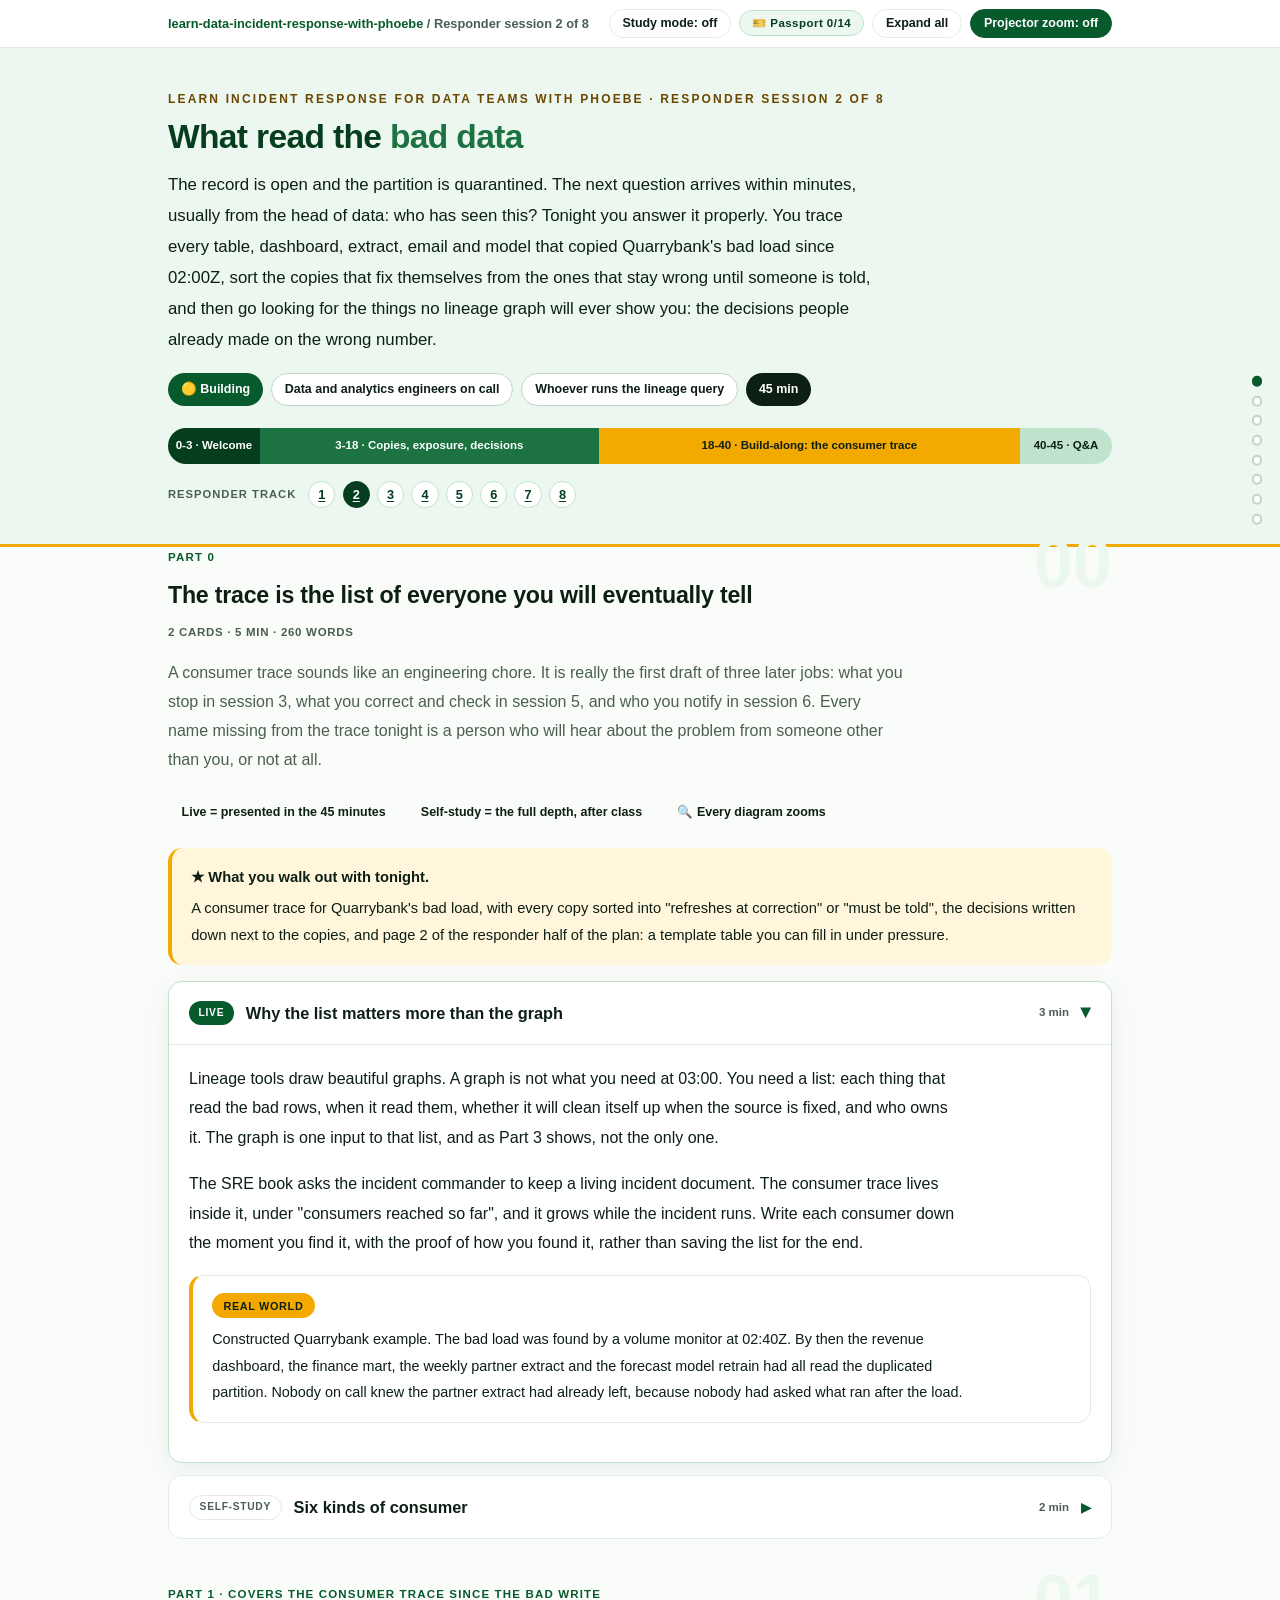
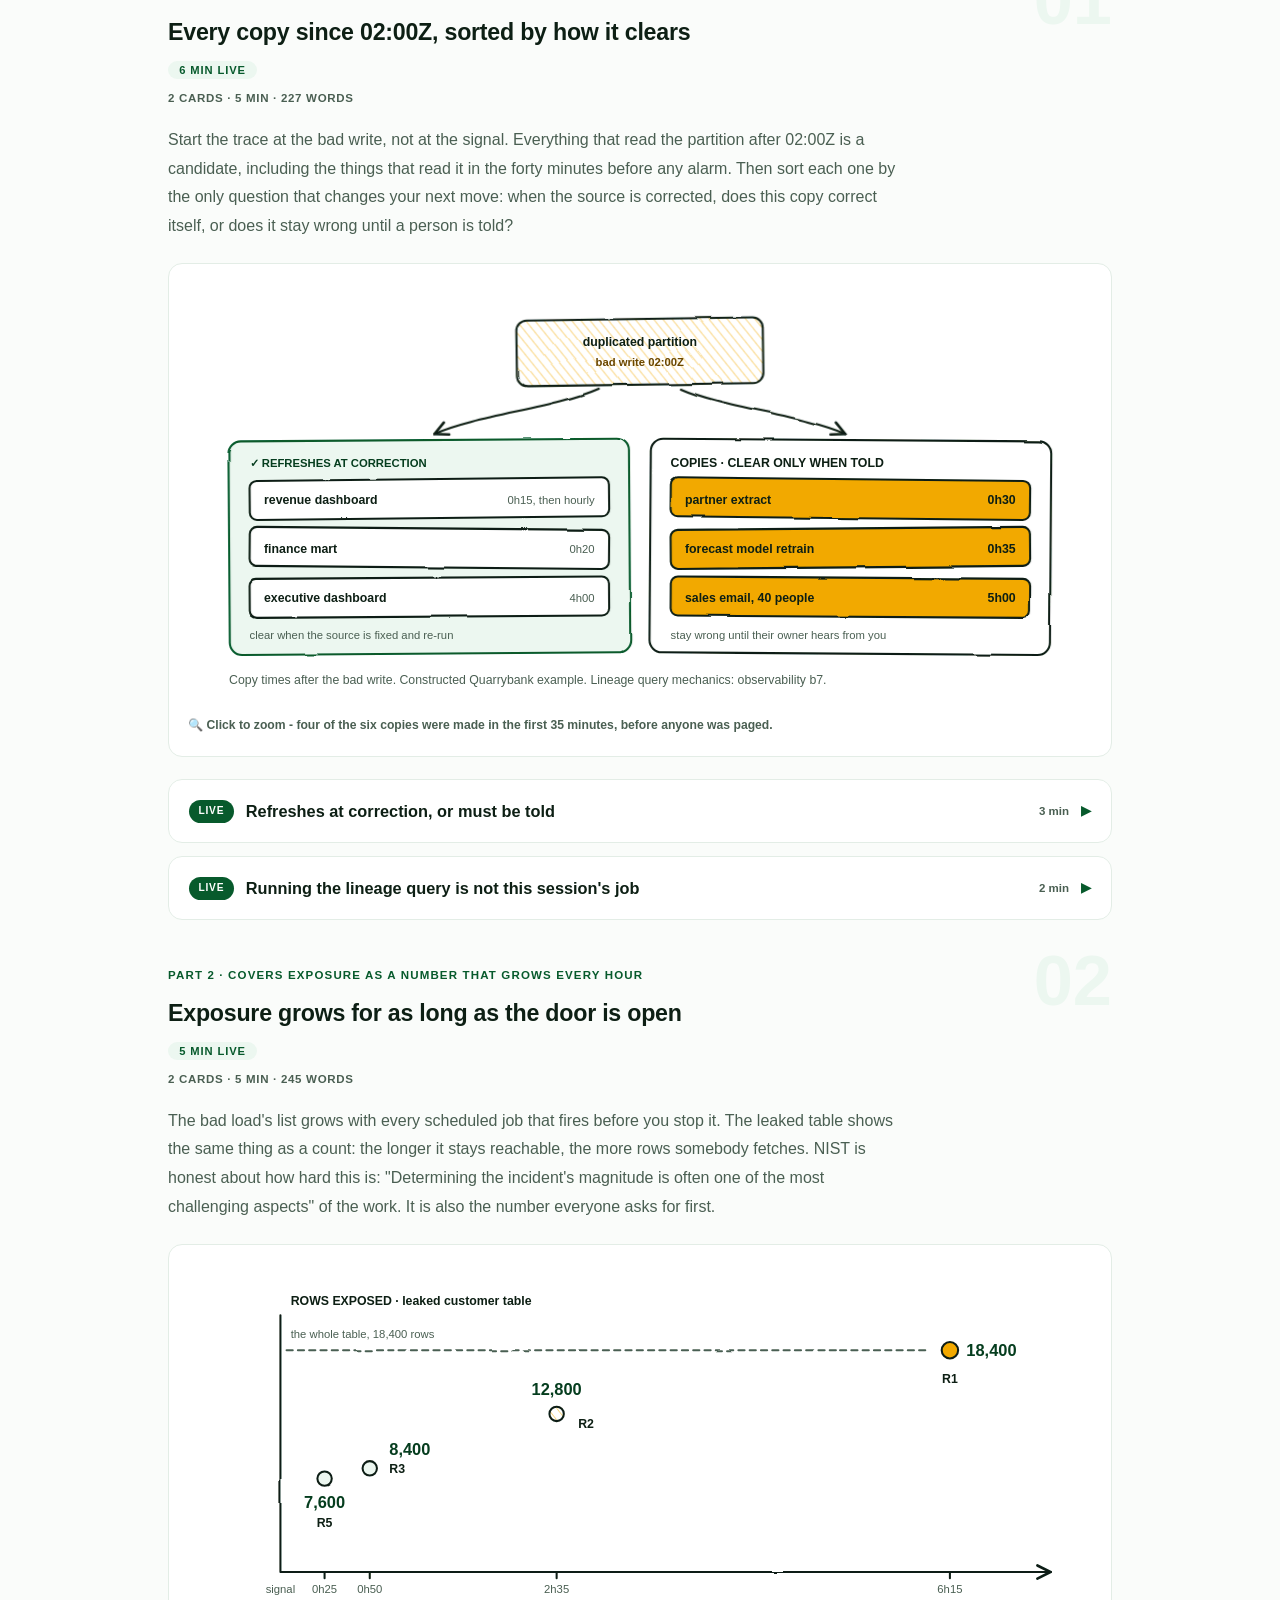
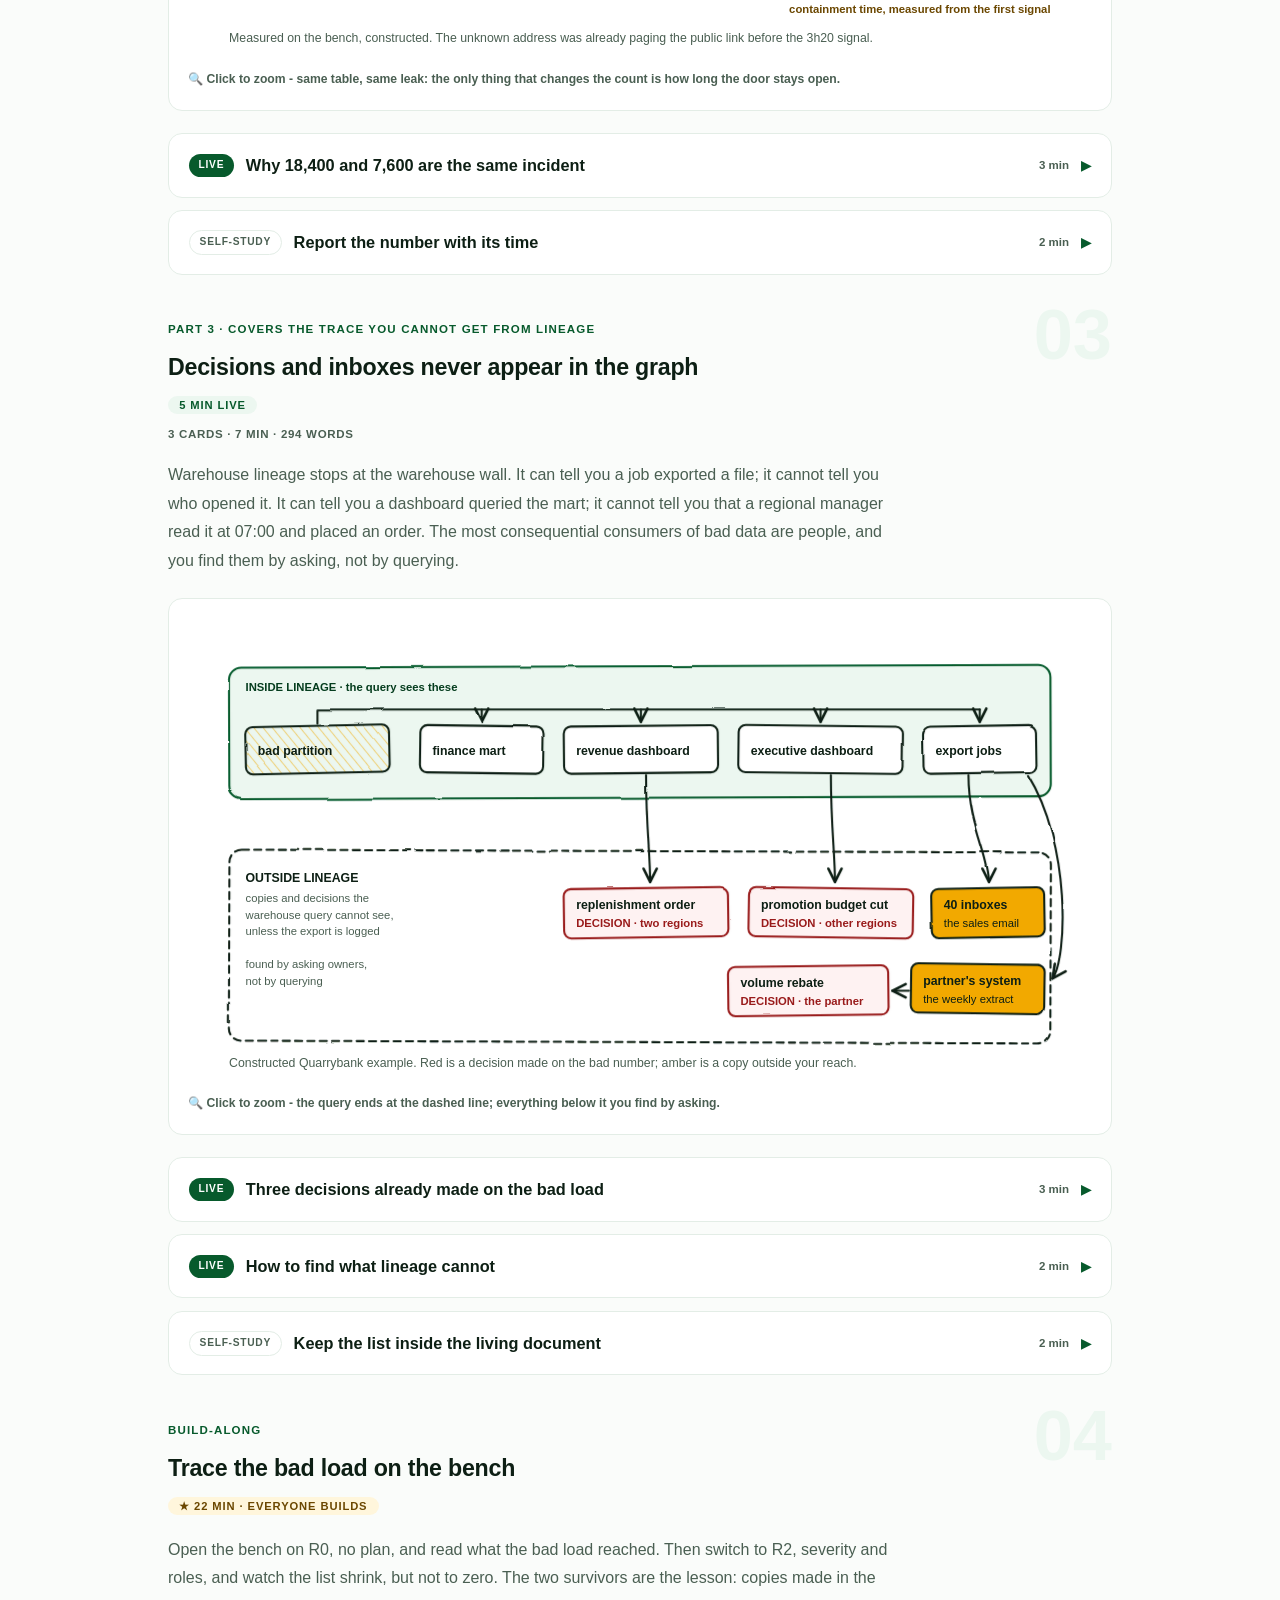
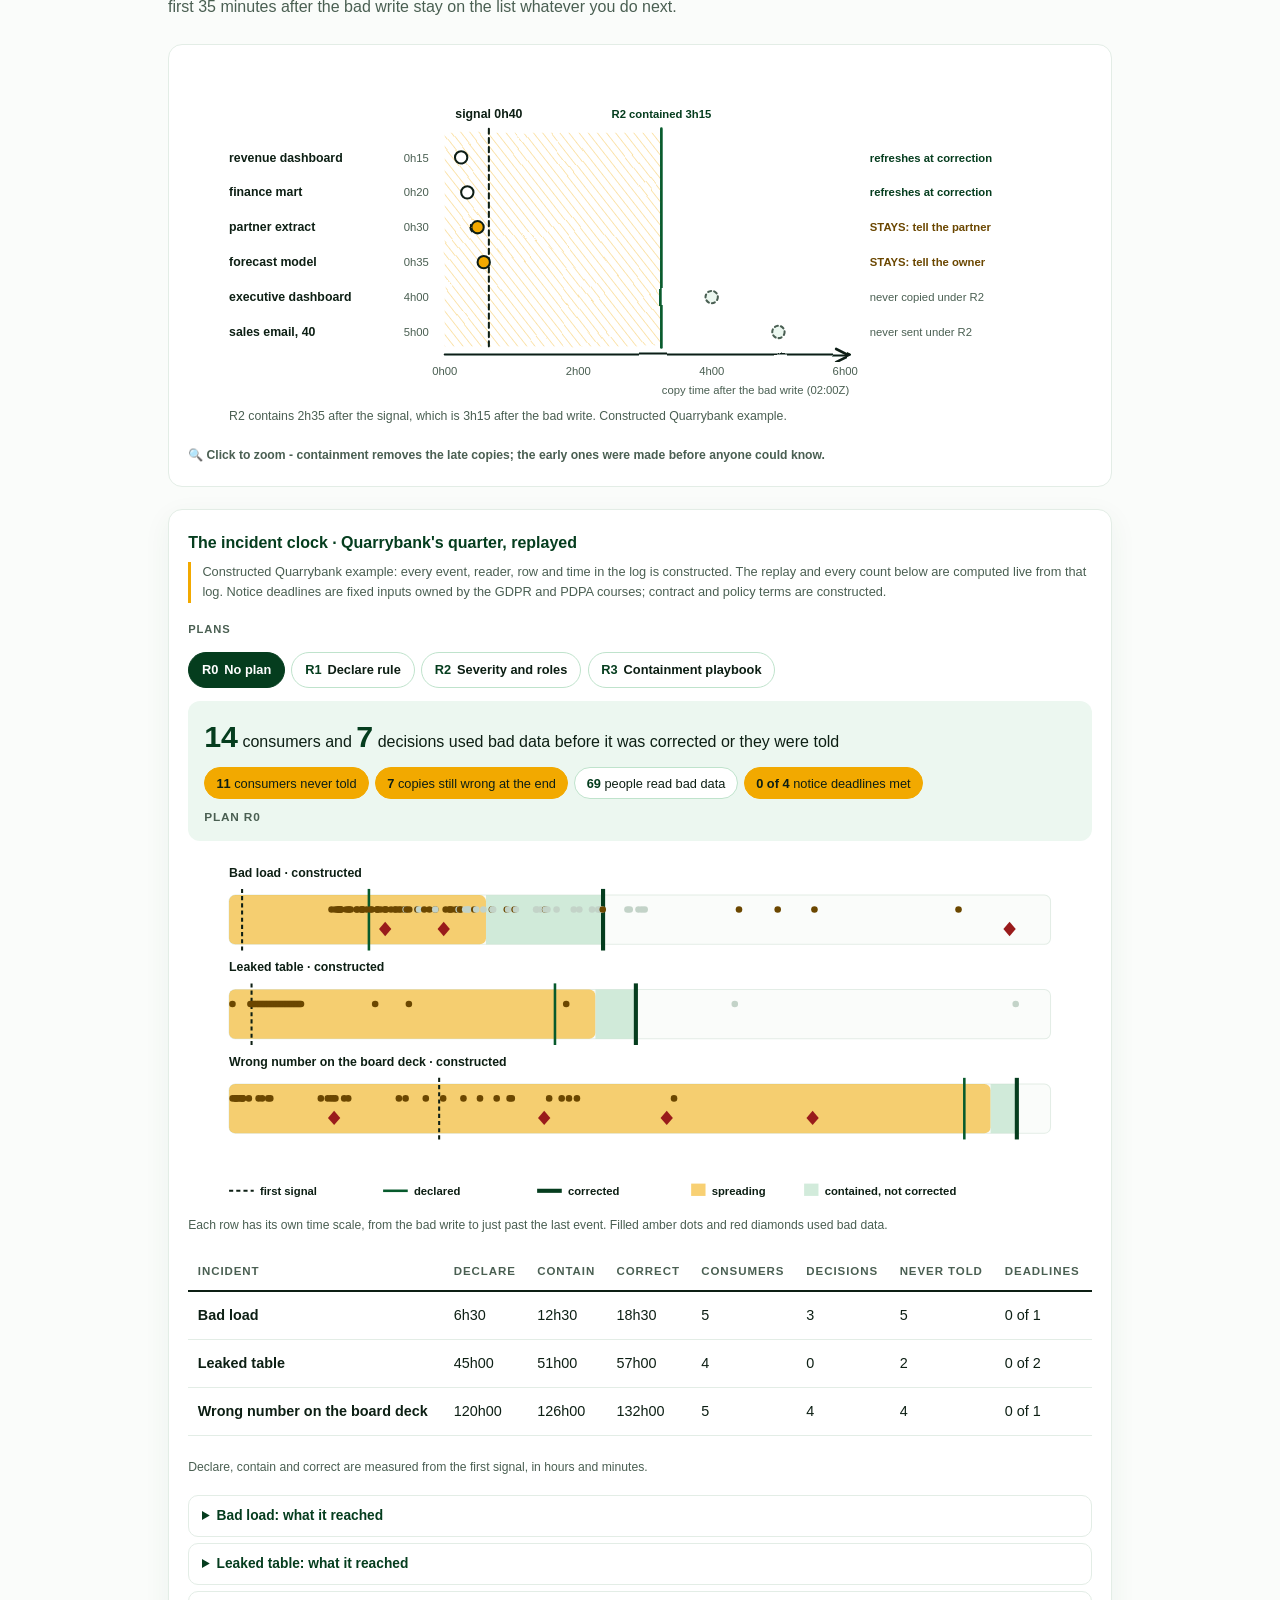
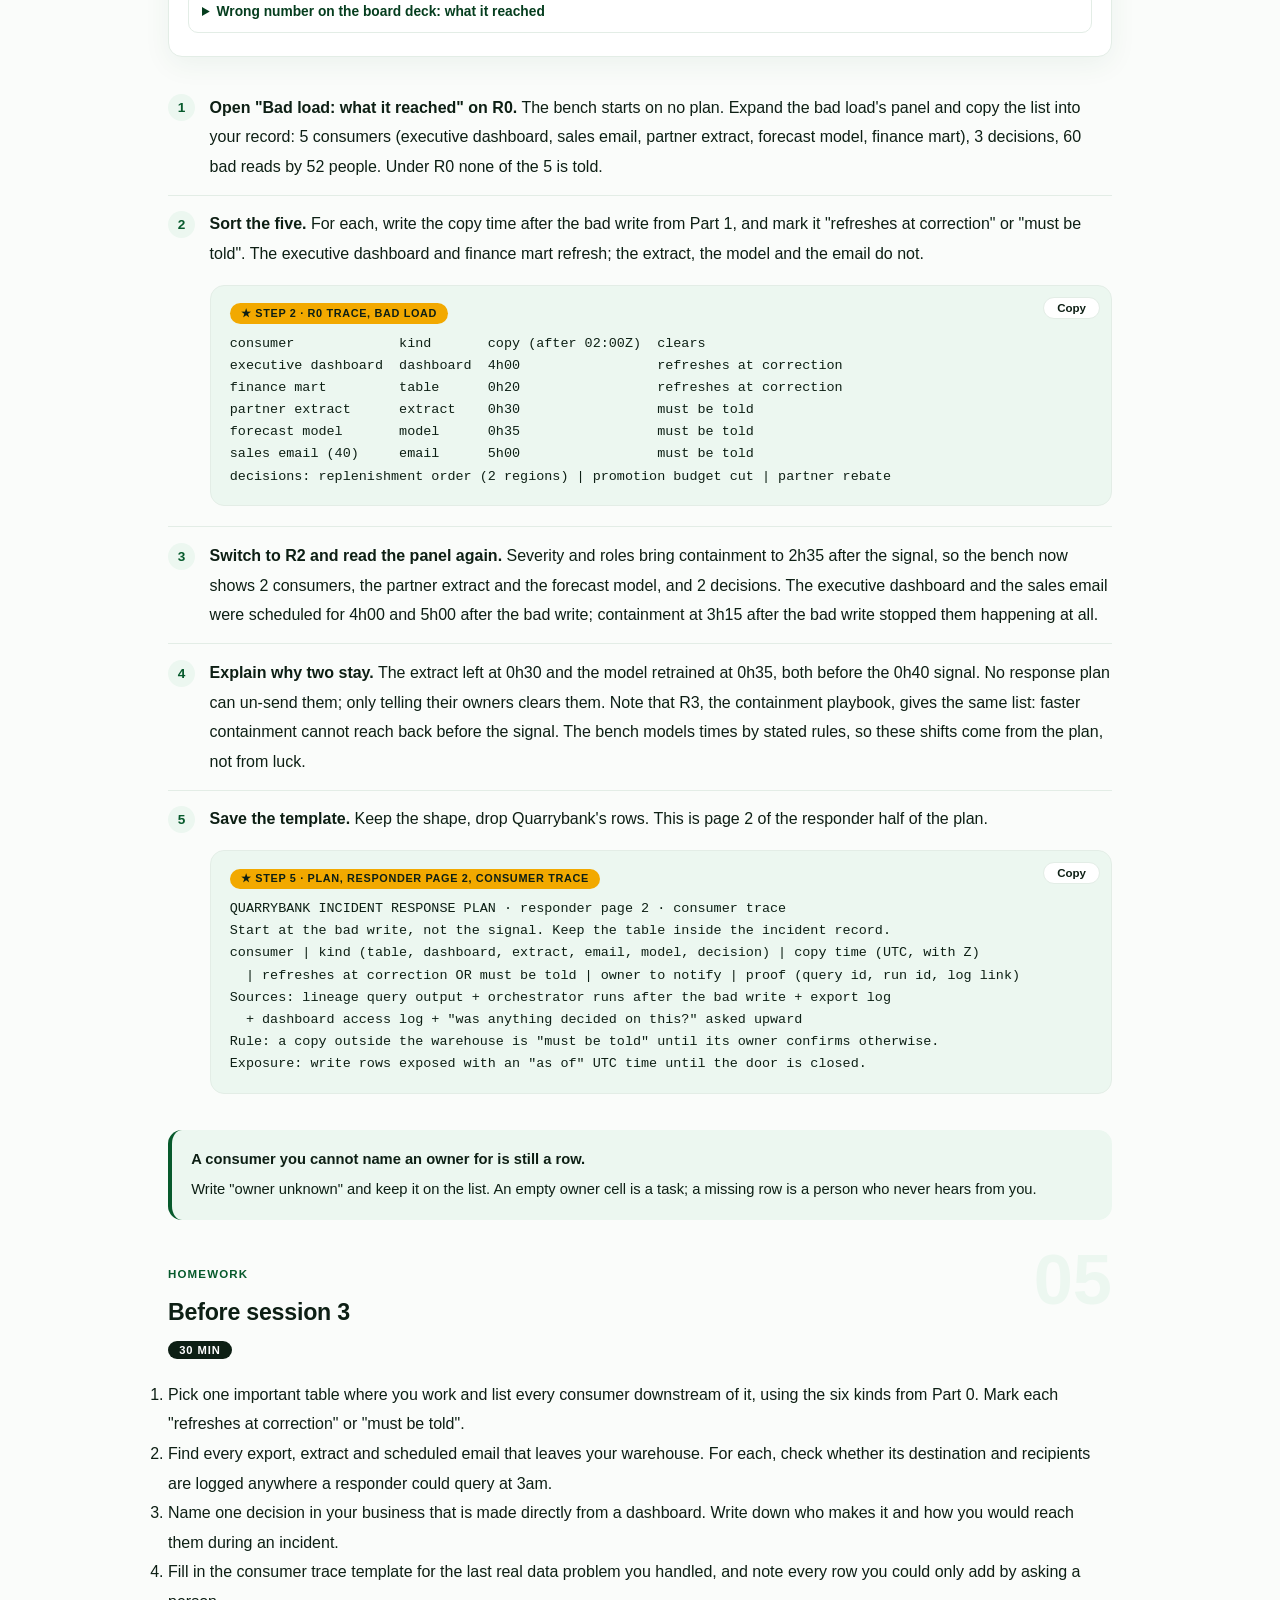
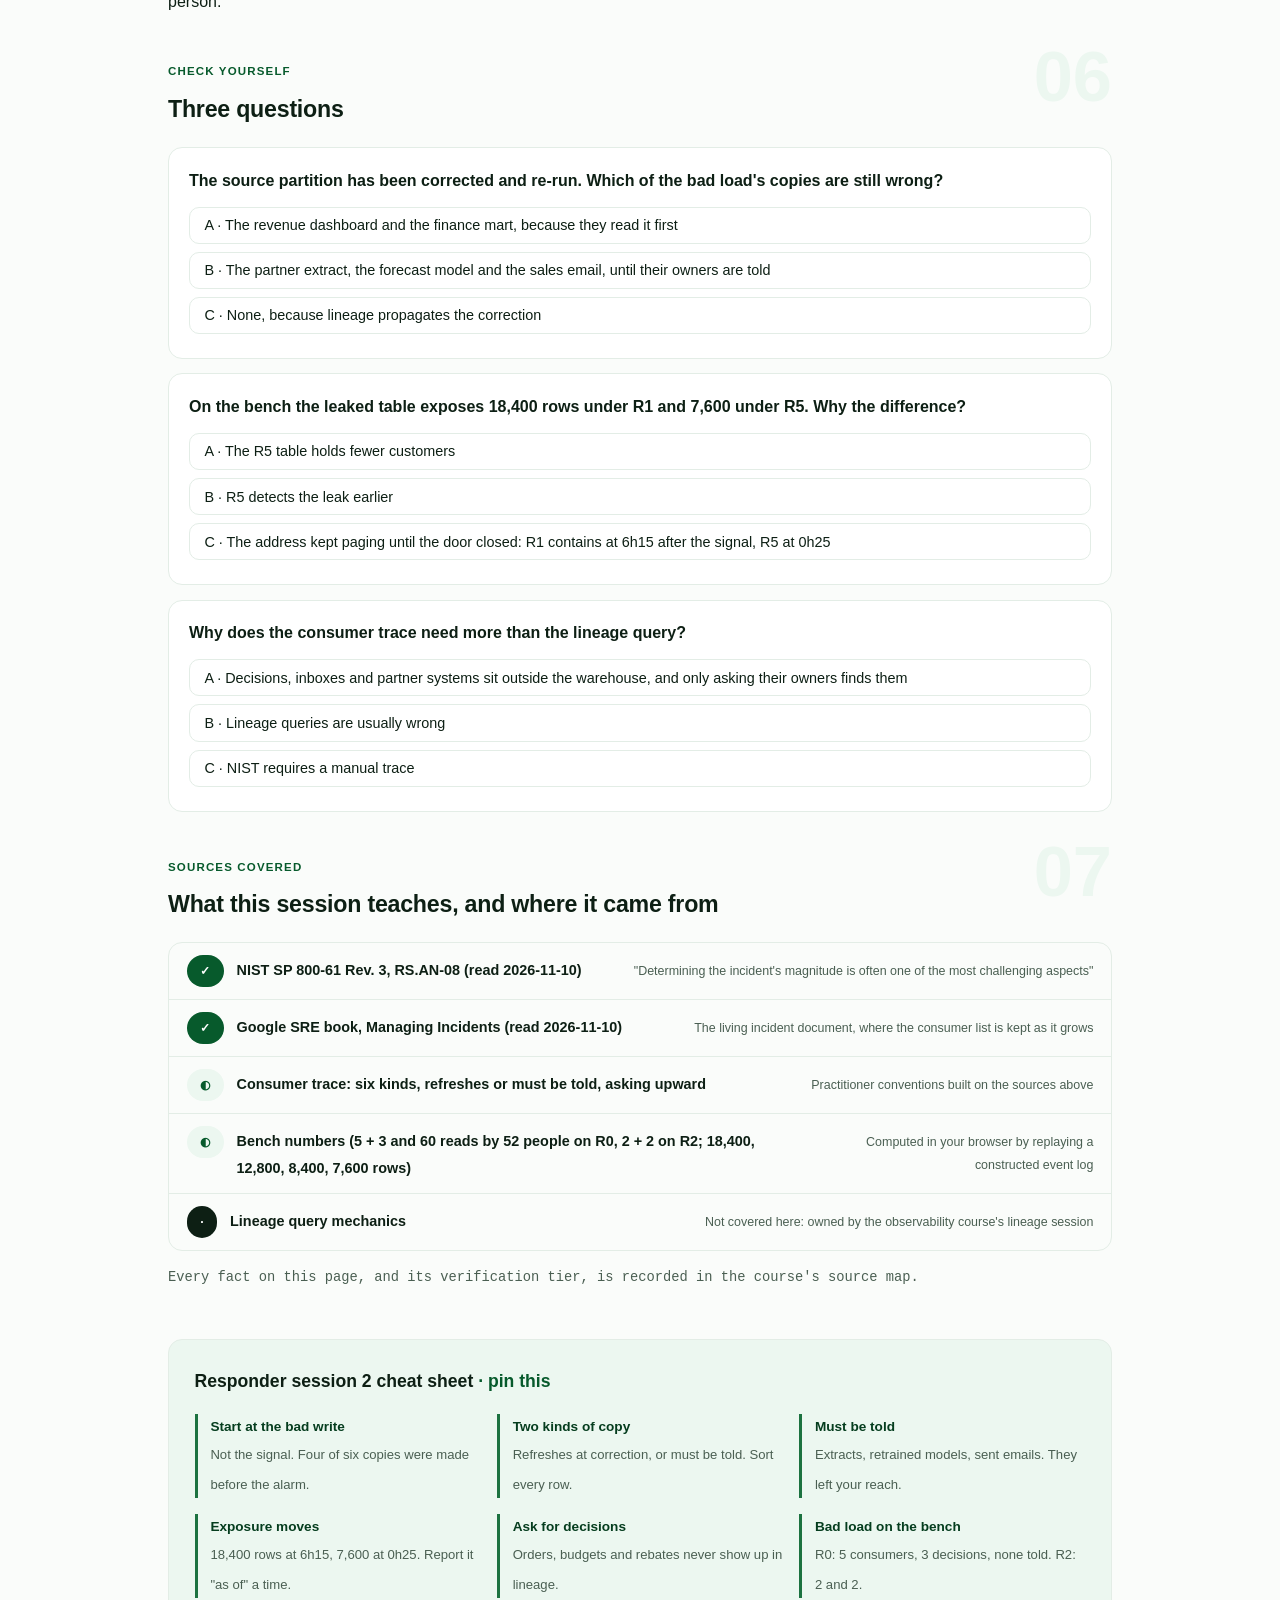
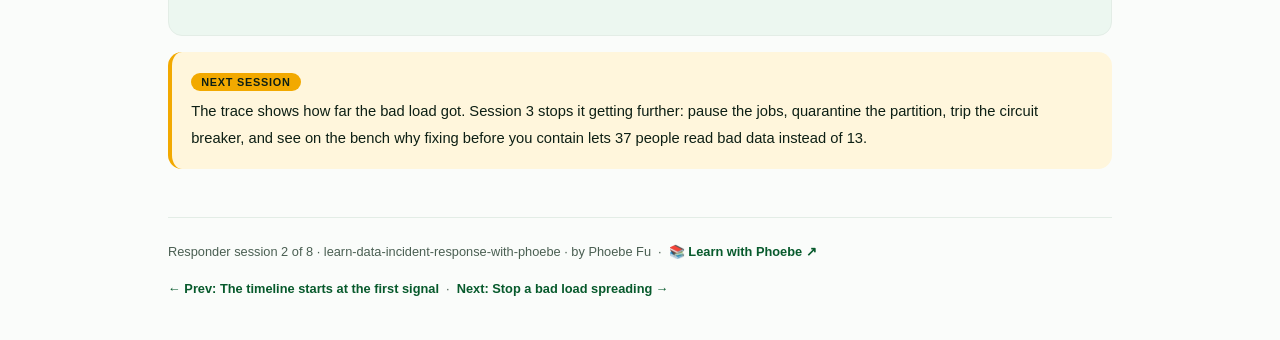
<file: courses/b2-what-read-the-bad-data.html>
<!DOCTYPE html>
<html lang="en">
<head>
<meta charset="UTF-8">
<meta name="viewport" content="width=device-width, initial-scale=1.0">
<!-- social:start -->
<meta name="description" content="Responder session 2 of 8. Trace every table, dashboard, extract, email, model and decision that read Quarrybank's bad load, see exposure grow with containment time, and build the consumer trace on the incident clock.">
<meta property="og:type" content="article">
<meta property="og:site_name" content="Learn with Phoebe">
<meta property="og:title" content="What read the bad data - learn incident response for data teams with phoebe">
<meta property="og:description" content="Responder session 2 of 8. The consumer trace is the list of everyone you will eventually have to tell.">
<meta property="og:url" content="https://phoebefu6.github.io/learn-data-incident-response-with-phoebe/courses/b2-what-read-the-bad-data.html">
<meta property="og:image" content="https://phoebefu6.github.io/learn-data-incident-response-with-phoebe/assets/og-cover.png">
<meta property="og:image:width" content="1200">
<meta property="og:image:height" content="630">
<meta name="twitter:card" content="summary_large_image">
<meta name="twitter:title" content="What read the bad data - learn incident response for data teams with phoebe">
<meta name="twitter:description" content="A dashboard refreshes when you fix the source. An email in 40 inboxes does not.">
<meta name="twitter:image" content="https://phoebefu6.github.io/learn-data-incident-response-with-phoebe/assets/og-cover.png">
<!-- social:end -->
<title>Responder session 2 · What read the bad data - learn incident response for data teams with phoebe</title>
<link rel="stylesheet" href="../assets/style.css?v=3">
</head>
<body>

<div class="toolbar">
  <div class="wrap">
    <span class="crumb"><a href="../index.html">learn-data-incident-response-with-phoebe</a> / Responder session 2 of 8</span>
    <button class="btn" id="toggle-all" type="button">Expand all</button>
    <button class="btn primary" id="zoom-toggle" type="button">Projector zoom: off</button>
  </div>
</div>

<header class="masthead">
  <div class="wrap">
    <div class="eyebrow">Learn Incident Response for Data Teams with Phoebe · Responder session 2 of 8</div>
    <h1>What read the <span class="accent">bad data</span></h1>
    <p class="sub">The record is open and the partition is quarantined. The next question arrives within minutes, usually from the head of data: who has seen this? Tonight you answer it properly. You trace every table, dashboard, extract, email and model that copied Quarrybank's bad load since 02:00Z, sort the copies that fix themselves from the ones that stay wrong until someone is told, and then go looking for the things no lineage graph will ever show you: the decisions people already made on the wrong number.</p>
    <div class="chip-row">
      <span class="chip level">🟡 Building</span>
      <span class="chip audience">Data and analytics engineers on call</span>
      <span class="chip audience">Whoever runs the lineage query</span>
      <span class="chip time">45 min</span>
    </div>
    <div class="agenda">
      <span class="a1" style="flex:1">0-3 · Welcome</span>
      <span class="a2" style="flex:4">3-18 · Copies, exposure, decisions</span>
      <span class="a3" style="flex:5">18-40 · Build-along: the consumer trace</span>
      <span class="a4" style="flex:1">40-45 · Q&amp;A</span>
    </div>
  </div>
</header>

<main class="wrap">

  <!-- ============ INTRO ============ -->
  <section class="section" id="intro">
    <div class="section-kicker">
      <span class="klabel">Part 0</span>
      <h2>The trace is the list of everyone you will eventually tell</h2>
    </div>
    <p class="lede">A consumer trace sounds like an engineering chore. It is really the first draft of three later jobs: what you stop in session 3, what you correct and check in session 5, and who you notify in session 6. Every name missing from the trace tonight is a person who will hear about the problem from someone other than you, or not at all.</p>

    <div class="legend">
      <span class="pill">Live = presented in the 45 minutes</span>
      <span class="pill">Self-study = the full depth, after class</span>
      <span class="pill">🔍 Every diagram zooms</span>
    </div>

    <div class="callout win">
      <p><strong>★ What you walk out with tonight.</strong> A consumer trace for Quarrybank's bad load, with every copy sorted into "refreshes at correction" or "must be told", the decisions written down next to the copies, and page 2 of the responder half of the plan: a template table you can fill in under pressure.</p>
    </div>

    <details class="card" open>
      <summary><span class="mode live">Live</span>Why the list matters more than the graph<span class="mini">3 min</span><span class="caret">▶</span></summary>
      <div class="body">
        <p>Lineage tools draw beautiful graphs. A graph is not what you need at 03:00. You need a list: each thing that read the bad rows, when it read them, whether it will clean itself up when the source is fixed, and who owns it. The graph is one input to that list, and as Part 3 shows, not the only one.</p>
        <p>The SRE book asks the incident commander to keep a living incident document. The consumer trace lives inside it, under "consumers reached so far", and it grows while the incident runs. Write each consumer down the moment you find it, with the proof of how you found it, rather than saving the list for the end.</p>
        <div class="callout example">
          <span class="ex-pill">Real world</span>
          <p>Constructed Quarrybank example. The bad load was found by a volume monitor at 02:40Z. By then the revenue dashboard, the finance mart, the weekly partner extract and the forecast model retrain had all read the duplicated partition. Nobody on call knew the partner extract had already left, because nobody had asked what ran after the load.</p>
        </div>
      </div>
    </details>

    <details class="card">
      <summary><span class="mode self">Self-study</span>Six kinds of consumer<span class="mini">2 min</span><span class="caret">▶</span></summary>
      <div class="body">
        <ul>
          <li><strong>Tables</strong> built from the bad table: marts, aggregates, snapshots.</li>
          <li><strong>Dashboards</strong> that query those tables, live or on a schedule.</li>
          <li><strong>Extracts</strong> sent out of the warehouse: files to partners, feeds to other systems.</li>
          <li><strong>Scheduled emails</strong> that render a number into a message and send it to a list.</li>
          <li><strong>Models</strong> trained or scored on the bad rows, which carry the error in their weights or outputs.</li>
          <li><strong>Decisions</strong> people made after reading any of the above. These are the hardest to find and the most expensive to miss.</li>
        </ul>
      </div>
    </details>
  </section>

  <!-- ============ PART 1 ============ -->
  <section class="section" id="part-1">
    <div class="section-kicker">
      <span class="klabel">Part 1 · covers the consumer trace since the bad write</span>
      <h2>Every copy since 02:00Z, sorted by how it clears</h2>
      <span class="tag concept">6 min live</span>
    </div>
    <p class="lede">Start the trace at the bad write, not at the signal. Everything that read the partition after 02:00Z is a candidate, including the things that read it in the forty minutes before any alarm. Then sort each one by the only question that changes your next move: when the source is corrected, does this copy correct itself, or does it stay wrong until a person is told?</p>

    <figure class="zoomable">
      <svg viewBox="0 0 880 410" xmlns="http://www.w3.org/2000/svg" role="img" aria-label="The bad load's lineage. The duplicated partition, written at 02:00Z, is copied by six consumers. Three refresh when the source is corrected: the revenue dashboard at 0h15 then hourly, the finance mart at 0h20, the executive dashboard at 4h00. Three are copies that only clear when their owner is told: the partner extract at 0h30, the forecast model retrain at 0h35, and the sales email to 40 people at 5h00. Times are after the bad write.">
        <defs>
          <filter id="ib2aSk" x="-3%" y="-3%" width="106%" height="106%"><feTurbulence type="fractalNoise" baseFrequency="0.02" numOctaves="2" seed="41" result="n"/><feDisplacementMap in="SourceGraphic" in2="n" scale="2.4" xChannelSelector="R" yChannelSelector="G"/></filter>
          <pattern id="ib2aHc" patternUnits="userSpaceOnUse" width="7" height="7" patternTransform="rotate(-38)"><line x1="0" y1="0" x2="0" y2="7" stroke="#F2A900" stroke-width="1.4" opacity=".7"/></pattern>
          <marker id="ib2aAr" viewBox="0 0 10 10" refX="9" refY="5" markerWidth="8" markerHeight="8" orient="auto"><path d="M1 1 L9 5 L1 9" fill="none" stroke="#0D1F14" stroke-width="1.6" stroke-linecap="round"/></marker>
        </defs>
        <style>
          .ib2aH { font: 800 12px Inter, sans-serif; fill: #0D1F14; }
          .ib2aL { font: 600 12px Inter, sans-serif; fill: #0D1F14; }
          .ib2aS { font: 400 11px Inter, sans-serif; fill: #4A5F52; }
          .ib2aB { font: 800 11px Inter, sans-serif; fill: #6B4700; }
          .ib2aA { font: 700 11px Inter, sans-serif; fill: #053D1E; }
          .ib2aN { font: 400 12px Inter, sans-serif; fill: #4A5F52; }
        </style>

        <g filter="url(#ib2aSk)" fill="none" stroke="#0D1F14" stroke-width="2" stroke-linecap="round" stroke-linejoin="round">
          <rect x="320" y="34" width="240" height="64" rx="10" fill="url(#ib2aHc)" transform="rotate(-0.8 440 66)"/>
          <path d="M400 102 C360 120 280 128 240 146" marker-end="url(#ib2aAr)"/>
          <path d="M480 102 C520 120 600 128 640 146" marker-end="url(#ib2aAr)"/>
          <rect x="40" y="152" width="390" height="208" rx="12" fill="#ECF7F0" stroke="#075A2C" transform="rotate(-0.4 235 256)"/>
          <rect x="450" y="152" width="390" height="208" rx="12" fill="#FFFFFF" transform="rotate(0.4 645 256)"/>
          <rect x="60" y="190" width="350" height="38" rx="7" fill="#FFFFFF" transform="rotate(-0.6 235 209)"/>
          <rect x="60" y="238" width="350" height="38" rx="7" fill="#FFFFFF" transform="rotate(0.5 235 257)"/>
          <rect x="60" y="286" width="350" height="38" rx="7" fill="#FFFFFF" transform="rotate(-0.4 235 305)"/>
          <rect x="470" y="190" width="350" height="38" rx="7" fill="#F2A900" transform="rotate(0.6 645 209)"/>
          <rect x="470" y="238" width="350" height="38" rx="7" fill="#F2A900" transform="rotate(-0.5 645 257)"/>
          <rect x="470" y="286" width="350" height="38" rx="7" fill="#F2A900" transform="rotate(0.4 645 305)"/>
        </g>

        <text class="ib2aH" x="440" y="60" text-anchor="middle">duplicated partition</text>
        <text class="ib2aB" x="440" y="80" text-anchor="middle">bad write 02:00Z</text>

        <text class="ib2aA" x="60" y="178">✓ REFRESHES AT CORRECTION</text>
        <text class="ib2aL" x="74" y="214">revenue dashboard</text>
        <text class="ib2aS" x="396" y="214" text-anchor="end">0h15, then hourly</text>
        <text class="ib2aL" x="74" y="262">finance mart</text>
        <text class="ib2aS" x="396" y="262" text-anchor="end">0h20</text>
        <text class="ib2aL" x="74" y="310">executive dashboard</text>
        <text class="ib2aS" x="396" y="310" text-anchor="end">4h00</text>
        <text class="ib2aS" x="60" y="346">clear when the source is fixed and re-run</text>

        <text class="ib2aH" x="470" y="178">COPIES · CLEAR ONLY WHEN TOLD</text>
        <text class="ib2aL" x="484" y="214">partner extract</text>
        <text class="ib2aL" x="806" y="214" text-anchor="end">0h30</text>
        <text class="ib2aL" x="484" y="262">forecast model retrain</text>
        <text class="ib2aL" x="806" y="262" text-anchor="end">0h35</text>
        <text class="ib2aL" x="484" y="310">sales email, 40 people</text>
        <text class="ib2aL" x="806" y="310" text-anchor="end">5h00</text>
        <text class="ib2aS" x="470" y="346">stay wrong until their owner hears from you</text>

        <text class="ib2aN" x="40" y="390">Copy times after the bad write. Constructed Quarrybank example. Lineage query mechanics: observability b7.</text>
      </svg>
      <figcaption>🔍 Click to zoom - four of the six copies were made in the first 35 minutes, before anyone was paged.</figcaption>
    </figure>

    <details class="card">
      <summary><span class="mode live">Live</span>Refreshes at correction, or must be told<span class="mini">3 min</span><span class="caret">▶</span></summary>
      <div class="body">
        <p>A dashboard that queries the mart shows the right number the next time it refreshes after the fix. A file already delivered to the partner does not. A model already retrained on doubled revenue does not. An email already sitting in 40 inboxes certainly does not. Those copies left the reach of your warehouse when they were made, and the only way to clear them is to reach their owner.</p>
        <table class="clean">
          <thead><tr><th>Consumer</th><th>Kind</th><th>Copy time</th><th>Clears how</th></tr></thead>
          <tbody>
            <tr><td>Revenue dashboard</td><td>dashboard</td><td>0h15, then hourly</td><td>refreshes at correction</td></tr>
            <tr><td>Finance mart</td><td>table</td><td>0h20</td><td>refreshes at correction (re-run)</td></tr>
            <tr><td>Partner extract</td><td>extract</td><td>0h30</td><td>must be told</td></tr>
            <tr><td>Forecast model retrain</td><td>model</td><td>0h35</td><td>must be told</td></tr>
            <tr><td>Executive dashboard</td><td>dashboard</td><td>4h00</td><td>refreshes at correction</td></tr>
            <tr><td>Sales email, 40 people</td><td>scheduled email</td><td>5h00</td><td>must be told</td></tr>
          </tbody>
        </table>
        <p>Times are after the bad write at 02:00Z, not after the signal. Constructed Quarrybank example.</p>
      </div>
    </details>

    <details class="card">
      <summary><span class="mode live">Live</span>Running the lineage query is not this session's job<span class="mini">2 min</span><span class="caret">▶</span></summary>
      <div class="body">
        <p>How you get the downstream list out of your warehouse, catalogue or orchestrator, and how far you trust it, is taught in the observability course's <a href="https://phoebefu6.github.io/learn-data-observability-with-phoebe/courses/b7-lineage-blast-radius.html">lineage session ↗</a>. Here you take its output as an input and do the incident work on top of it: add the copy times, sort by how each one clears, name an owner, and keep the proof.</p>
        <div class="callout example">
          <span class="ex-pill">Real world</span>
          <p>Constructed Quarrybank example. The lineage query returned the mart and both dashboards straight away. The partner extract and the model retrain showed up only when the on-call engineer asked the orchestrator what had run after 02:00Z. Two query results, one list, two proof links.</p>
        </div>
      </div>
    </details>
  </section>

  <!-- ============ PART 2 ============ -->
  <section class="section" id="part-2">
    <div class="section-kicker">
      <span class="klabel">Part 2 · covers exposure as a number that grows every hour</span>
      <h2>Exposure grows for as long as the door is open</h2>
      <span class="tag concept">5 min live</span>
    </div>
    <p class="lede">The bad load's list grows with every scheduled job that fires before you stop it. The leaked table shows the same thing as a count: the longer it stays reachable, the more rows somebody fetches. NIST is honest about how hard this is: "Determining the incident's magnitude is often one of the most challenging aspects" of the work. It is also the number everyone asks for first.</p>

    <figure class="zoomable">
      <svg viewBox="0 0 880 384" xmlns="http://www.w3.org/2000/svg" role="img" aria-label="Rows of the leaked customer table exposed against containment time measured from the first signal, four bench points: R5 contained at 0h25, 7,600 rows; R3 at 0h50, 8,400 rows; R2 at 2h35, 12,800 rows; R1 at 6h15, 18,400 rows, the whole table.">
        <defs>
          <filter id="ib2bSk" x="-3%" y="-3%" width="106%" height="106%"><feTurbulence type="fractalNoise" baseFrequency="0.02" numOctaves="2" seed="53" result="n"/><feDisplacementMap in="SourceGraphic" in2="n" scale="2.4" xChannelSelector="R" yChannelSelector="G"/></filter>
          <pattern id="ib2bHc" patternUnits="userSpaceOnUse" width="7" height="7" patternTransform="rotate(-38)"><line x1="0" y1="0" x2="0" y2="7" stroke="#F2A900" stroke-width="1.4" opacity=".6"/></pattern>
          <marker id="ib2bAr" viewBox="0 0 10 10" refX="9" refY="5" markerWidth="8" markerHeight="8" orient="auto"><path d="M1 1 L9 5 L1 9" fill="none" stroke="#0D1F14" stroke-width="1.6" stroke-linecap="round"/></marker>
        </defs>
        <style>
          .ib2bH { font: 800 12px Inter, sans-serif; fill: #0D1F14; }
          .ib2bL { font: 600 12px Inter, sans-serif; fill: #0D1F14; }
          .ib2bS { font: 400 11px Inter, sans-serif; fill: #4A5F52; }
          .ib2bB { font: 800 11px Inter, sans-serif; fill: #6B4700; }
          .ib2bV { font: 800 16px Inter, sans-serif; fill: #053D1E; }
          .ib2bN { font: 400 12px Inter, sans-serif; fill: #4A5F52; }
        </style>

        <g filter="url(#ib2bSk)" fill="none" stroke="#0D1F14" stroke-width="2" stroke-linecap="round" stroke-linejoin="round">
          <path d="M90 50 L90 300 L840 300" marker-end="url(#ib2bAr)"/>
          <path d="M96 84 L722 84" stroke="#4A5F52" stroke-dasharray="6 5"/>
          <path d="M133 300 L133 306"/>
          <path d="M177 300 L177 306"/>
          <path d="M359 300 L359 306"/>
          <path d="M742 300 L742 306"/>
          <circle cx="133" cy="209" r="7" fill="#ECF7F0"/>
          <circle cx="177" cy="199" r="7" fill="#ECF7F0"/>
          <circle cx="359" cy="146" r="7" fill="url(#ib2bHc)"/>
          <circle cx="742" cy="84" r="8" fill="#F2A900"/>
        </g>

        <text class="ib2bH" x="100" y="40">ROWS EXPOSED · leaked customer table</text>
        <text class="ib2bS" x="100" y="72">the whole table, 18,400 rows</text>

        <text class="ib2bV" x="758" y="90">18,400</text>
        <text class="ib2bL" x="742" y="116" text-anchor="middle">R1</text>
        <text class="ib2bV" x="359" y="128" text-anchor="middle">12,800</text>
        <text class="ib2bL" x="380" y="160">R2</text>
        <text class="ib2bV" x="196" y="186">8,400</text>
        <text class="ib2bL" x="196" y="204">R3</text>
        <text class="ib2bV" x="133" y="238" text-anchor="middle">7,600</text>
        <text class="ib2bL" x="133" y="256" text-anchor="middle">R5</text>

        <text class="ib2bS" x="90" y="320" text-anchor="middle">signal</text>
        <text class="ib2bS" x="133" y="320" text-anchor="middle">0h25</text>
        <text class="ib2bS" x="177" y="320" text-anchor="middle">0h50</text>
        <text class="ib2bS" x="359" y="320" text-anchor="middle">2h35</text>
        <text class="ib2bS" x="742" y="320" text-anchor="middle">6h15</text>
        <text class="ib2bB" x="840" y="340" text-anchor="end">containment time, measured from the first signal</text>

        <text class="ib2bN" x="40" y="368">Measured on the bench, constructed. The unknown address was already paging the public link before the 3h20 signal.</text>
      </svg>
      <figcaption>🔍 Click to zoom - same table, same leak: the only thing that changes the count is how long the door stays open.</figcaption>
    </figure>

    <details class="card">
      <summary><span class="mode live">Live</span>Why 18,400 and 7,600 are the same incident<span class="mini">3 min</span><span class="caret">▶</span></summary>
      <div class="body">
        <p>The leaked table is identical on every rung of the bench: 18,400 customer rows, shared through a public link and a vendor workspace share at 09:00Z on 24 February. An unknown address began paging the public link 3h10 after the share, a few hundred rows every few minutes, and kept going until the link was closed. So the number of rows exposed is not a property of the leak. It is a property of the response.</p>
        <table class="clean">
          <thead><tr><th>Plan on the bench</th><th>Contained, from the first signal</th><th>Rows exposed</th></tr></thead>
          <tbody>
            <tr><td>R1 Declare rule</td><td>6h15</td><td>18,400</td></tr>
            <tr><td>R2 Severity and roles</td><td>2h35</td><td>12,800</td></tr>
            <tr><td>R3 Containment playbook</td><td>0h50</td><td>8,400</td></tr>
            <tr><td>R5 Rehearsed plan</td><td>0h25</td><td>7,600</td></tr>
          </tbody>
        </table>
        <div class="callout example">
          <span class="ex-pill">Real world</span>
          <p>Constructed Quarrybank example, measured on the bench. Even the best plan leaves 7,600 rows exposed, because the paging began before the access-log alert fired at 3h20. What happens before the first signal is detection, which the observability course owns. What happens after it is yours, and on this table it is the difference between 7,600 and every row.</p>
        </div>
      </div>
    </details>

    <details class="card">
      <summary><span class="mode self">Self-study</span>Report the number with its time<span class="mini">2 min</span><span class="caret">▶</span></summary>
      <div class="body">
        <p>Because exposure moves, a bare number in a status update is wrong by the next update. Write it as "rows exposed as of 12:40Z: N, still open" or "rows exposed, final, door closed 12:50Z: N", with the access-log query as proof. The privacy partner needs the final figure and the time it became final; they own what it means under the GDPR's 72 hours and the PDPA's 3 calendar days, taught in the <a href="https://phoebefu6.github.io/learn-gdpr-with-phoebe/courses/b7-breach-response.html">GDPR ↗</a> and <a href="https://phoebefu6.github.io/learn-pdpa-dnc-with-phoebe/courses/b7-breach-response.html">PDPA ↗</a> breach sessions. Closing the doors themselves is session 4.</p>
      </div>
    </details>
  </section>

  <!-- ============ PART 3 ============ -->
  <section class="section" id="part-3">
    <div class="section-kicker">
      <span class="klabel">Part 3 · covers the trace you cannot get from lineage</span>
      <h2>Decisions and inboxes never appear in the graph</h2>
      <span class="tag concept">5 min live</span>
    </div>
    <p class="lede">Warehouse lineage stops at the warehouse wall. It can tell you a job exported a file; it cannot tell you who opened it. It can tell you a dashboard queried the mart; it cannot tell you that a regional manager read it at 07:00 and placed an order. The most consequential consumers of bad data are people, and you find them by asking, not by querying.</p>

    <figure class="zoomable">
      <svg viewBox="0 0 880 452" xmlns="http://www.w3.org/2000/svg" role="img" aria-label="Inside warehouse lineage: the bad partition feeds the finance mart, the revenue dashboard, the executive dashboard and the export jobs, all visible to the lineage query. Outside lineage: the replenishment order for two regions read from the revenue dashboard, the promotion budget cut in the other regions read from the executive dashboard, 40 inboxes holding the sales email, and the partner's system holding the extract, which fed the partner's volume rebate calculation. None of these appear in warehouse lineage unless the export is logged.">
        <defs>
          <filter id="ib2cSk" x="-3%" y="-3%" width="106%" height="106%"><feTurbulence type="fractalNoise" baseFrequency="0.02" numOctaves="2" seed="67" result="n"/><feDisplacementMap in="SourceGraphic" in2="n" scale="2.4" xChannelSelector="R" yChannelSelector="G"/></filter>
          <pattern id="ib2cHc" patternUnits="userSpaceOnUse" width="7" height="7" patternTransform="rotate(-38)"><line x1="0" y1="0" x2="0" y2="7" stroke="#F2A900" stroke-width="1.4" opacity=".7"/></pattern>
          <marker id="ib2cAr" viewBox="0 0 10 10" refX="9" refY="5" markerWidth="8" markerHeight="8" orient="auto"><path d="M1 1 L9 5 L1 9" fill="none" stroke="#0D1F14" stroke-width="1.6" stroke-linecap="round"/></marker>
        </defs>
        <style>
          .ib2cH { font: 800 12px Inter, sans-serif; fill: #0D1F14; }
          .ib2cL { font: 600 12px Inter, sans-serif; fill: #0D1F14; }
          .ib2cS { font: 400 11px Inter, sans-serif; fill: #4A5F52; }
          .ib2cR { font: 800 11px Inter, sans-serif; fill: #991B1B; }
          .ib2cA { font: 700 11px Inter, sans-serif; fill: #053D1E; }
          .ib2cN { font: 400 12px Inter, sans-serif; fill: #4A5F52; }
        </style>

        <g filter="url(#ib2cSk)" fill="none" stroke="#0D1F14" stroke-width="2" stroke-linecap="round" stroke-linejoin="round">
          <rect x="40" y="46" width="800" height="128" rx="12" fill="#ECF7F0" stroke="#075A2C" transform="rotate(-0.2 440 110)"/>
          <rect x="40" y="226" width="800" height="186" rx="12" fill="#FFFFFF" stroke-dasharray="7 5" transform="rotate(0.2 440 319)"/>
          <rect x="56" y="104" width="140" height="46" rx="7" fill="url(#ib2cHc)" transform="rotate(-1.2 126 127)"/>
          <rect x="226" y="104" width="120" height="46" rx="7" fill="#FFFFFF" transform="rotate(0.8 286 127)"/>
          <rect x="366" y="104" width="150" height="46" rx="7" fill="#FFFFFF" transform="rotate(-0.6 441 127)"/>
          <rect x="536" y="104" width="160" height="46" rx="7" fill="#FFFFFF" transform="rotate(0.7 616 127)"/>
          <rect x="716" y="104" width="110" height="46" rx="7" fill="#FFFFFF" transform="rotate(-0.9 771 127)"/>
          <path d="M126 102 L126 88 L771 88"/>
          <path d="M286 88 L286 100" marker-end="url(#ib2cAr)"/>
          <path d="M441 88 L441 100" marker-end="url(#ib2cAr)"/>
          <path d="M616 88 L616 100" marker-end="url(#ib2cAr)"/>
          <path d="M771 88 L771 100" marker-end="url(#ib2cAr)"/>
          <path d="M446 152 C446 200 450 230 450 256" marker-end="url(#ib2cAr)"/>
          <path d="M626 152 C626 200 630 230 630 256" marker-end="url(#ib2cAr)"/>
          <path d="M760 152 C760 200 780 230 780 256" marker-end="url(#ib2cAr)"/>
          <path d="M818 152 C860 220 856 330 842 350" marker-end="url(#ib2cAr)"/>
          <path d="M702 362 L686 362" marker-end="url(#ib2cAr)"/>
          <rect x="366" y="262" width="160" height="48" rx="7" fill="#FEF2F2" stroke="#991B1B" transform="rotate(-0.8 446 286)"/>
          <rect x="546" y="262" width="160" height="48" rx="7" fill="#FEF2F2" stroke="#991B1B" transform="rotate(0.9 626 286)"/>
          <rect x="724" y="262" width="110" height="48" rx="7" fill="#F2A900" transform="rotate(-1 779 286)"/>
          <rect x="704" y="336" width="130" height="48" rx="7" fill="#F2A900" transform="rotate(0.8 769 360)"/>
          <rect x="526" y="338" width="156" height="48" rx="7" fill="#FEF2F2" stroke="#991B1B" transform="rotate(-0.7 604 362)"/>
        </g>

        <text class="ib2cA" x="56" y="70">INSIDE LINEAGE · the query sees these</text>
        <text class="ib2cL" x="68" y="132">bad partition</text>
        <text class="ib2cL" x="238" y="132">finance mart</text>
        <text class="ib2cL" x="378" y="132">revenue dashboard</text>
        <text class="ib2cL" x="548" y="132">executive dashboard</text>
        <text class="ib2cL" x="728" y="132">export jobs</text>

        <text class="ib2cH" x="56" y="256">OUTSIDE LINEAGE</text>
        <text class="ib2cS" x="56" y="276">copies and decisions the</text>
        <text class="ib2cS" x="56" y="292">warehouse query cannot see,</text>
        <text class="ib2cS" x="56" y="308">unless the export is logged</text>
        <text class="ib2cS" x="56" y="340">found by asking owners,</text>
        <text class="ib2cS" x="56" y="356">not by querying</text>

        <text class="ib2cL" x="378" y="282">replenishment order</text>
        <text class="ib2cR" x="378" y="300">DECISION · two regions</text>
        <text class="ib2cL" x="558" y="282">promotion budget cut</text>
        <text class="ib2cR" x="558" y="300">DECISION · other regions</text>
        <text class="ib2cL" x="736" y="282">40 inboxes</text>
        <text class="ib2cS" x="736" y="300" style="fill:#0D1F14">the sales email</text>
        <text class="ib2cL" x="716" y="356">partner's system</text>
        <text class="ib2cS" x="716" y="374" style="fill:#0D1F14">the weekly extract</text>
        <text class="ib2cL" x="538" y="358">volume rebate</text>
        <text class="ib2cR" x="538" y="376">DECISION · the partner</text>

        <text class="ib2cN" x="40" y="436">Constructed Quarrybank example. Red is a decision made on the bad number; amber is a copy outside your reach.</text>
      </svg>
      <figcaption>🔍 Click to zoom - the query ends at the dashed line; everything below it you find by asking.</figcaption>
    </figure>

    <details class="card">
      <summary><span class="mode live">Live</span>Three decisions already made on the bad load<span class="mini">3 min</span><span class="caret">▶</span></summary>
      <div class="body">
        <p>With no plan, the bad load reaches three decisions before anyone stops it: a replenishment order for the two regions whose revenue doubled, a promotion budget cut in the other regions that suddenly looked weak by comparison, and the partner's volume rebate calculation, which ran on the extract. None of those is a table. Each has an owner who acted in good faith on a wrong number and does not yet know it.</p>
        <div class="callout example">
          <span class="ex-pill">Real world</span>
          <p>Constructed Quarrybank example, measured on the bench. With no plan the bad load reaches 5 consumers and 3 decisions, and none of the 5 is ever told. The partner's rebate is the one with a contract attached: the partner contract notice is missed on that rung.</p>
        </div>
      </div>
    </details>

    <details class="card">
      <summary><span class="mode live">Live</span>How to find what lineage cannot<span class="mini">2 min</span><span class="caret">▶</span></summary>
      <div class="body">
        <ul>
          <li><strong>Ask the owner of every copy who uses it.</strong> The sales email owner knows the 40 recipients. The partner manager knows what the partner does with the extract.</li>
          <li><strong>Read the dashboard access log for the window.</strong> Who opened the revenue dashboard between 02:15Z and the fix is a list of people who might have acted.</li>
          <li><strong>Ask the leader running the incident to ask upward.</strong> "Was any order, budget or price set on this number since 02:00Z?" is a question a responder cannot answer and a head of data can.</li>
          <li><strong>Log exports going forward.</strong> An export that writes its destination and recipients into the catalogue turns tomorrow's outside copy into an inside one.</li>
        </ul>
      </div>
    </details>

    <details class="card">
      <summary><span class="mode self">Self-study</span>Keep the list inside the living document<span class="mini">2 min</span><span class="caret">▶</span></summary>
      <div class="body">
        <p>The SRE book's "living incident document" is where the trace belongs, not in a spreadsheet on someone's laptop. As consumers are found, they are added; as they are notified or confirmed corrected, their row gains a time and a proof. Session 5 uses the same rows to check every copy reads corrected data, and session 6 sends the notices from them.</p>
      </div>
    </details>
  </section>

  <!-- ============ DEMO ============ -->
  <section class="section" id="demo-1">
    <div class="section-kicker">
      <span class="klabel">Build-along</span>
      <h2>Trace the bad load on the bench</h2>
      <span class="tag demo">★ 22 min · everyone builds</span>
    </div>
    <p class="lede">Open the bench on R0, no plan, and read what the bad load reached. Then switch to R2, severity and roles, and watch the list shrink, but not to zero. The two survivors are the lesson: copies made in the first 35 minutes after the bad write stay on the list whatever you do next.</p>

    <figure class="zoomable">
      <svg viewBox="0 0 880 360" xmlns="http://www.w3.org/2000/svg" role="img" aria-label="The six copies of the bad load plotted by copy time after the bad write, against two lines: the signal at 0h40 and containment under R2, 2h35 after the signal, which is 3h15 after the bad write. Revenue dashboard 0h15, finance mart 0h20, partner extract 0h30 and forecast model 0h35 are copied before the signal. The executive dashboard at 4h00 and the sales email at 5h00 come after R2 containment and are prevented. Of the early copies, the dashboard and mart refresh at correction; the partner extract and the forecast model stay on the list.">
        <defs>
          <filter id="ib2dSk" x="-3%" y="-3%" width="106%" height="106%"><feTurbulence type="fractalNoise" baseFrequency="0.02" numOctaves="2" seed="79" result="n"/><feDisplacementMap in="SourceGraphic" in2="n" scale="2.4" xChannelSelector="R" yChannelSelector="G"/></filter>
          <pattern id="ib2dHc" patternUnits="userSpaceOnUse" width="7" height="7" patternTransform="rotate(-38)"><line x1="0" y1="0" x2="0" y2="7" stroke="#F2A900" stroke-width="1.2" opacity=".5"/></pattern>
          <marker id="ib2dAr" viewBox="0 0 10 10" refX="9" refY="5" markerWidth="8" markerHeight="8" orient="auto"><path d="M1 1 L9 5 L1 9" fill="none" stroke="#0D1F14" stroke-width="1.6" stroke-linecap="round"/></marker>
        </defs>
        <style>
          .ib2dL { font: 600 12px Inter, sans-serif; fill: #0D1F14; }
          .ib2dS { font: 400 11px Inter, sans-serif; fill: #4A5F52; }
          .ib2dB { font: 800 11px Inter, sans-serif; fill: #6B4700; }
          .ib2dA { font: 700 11px Inter, sans-serif; fill: #053D1E; }
          .ib2dH { font: 800 12px Inter, sans-serif; fill: #0D1F14; }
          .ib2dN { font: 400 12px Inter, sans-serif; fill: #4A5F52; }
        </style>

        <g filter="url(#ib2dSk)" fill="none" stroke="#0D1F14" stroke-width="2" stroke-linecap="round" stroke-linejoin="round">
          <rect x="250" y="66" width="211" height="208" fill="url(#ib2dHc)" stroke="none"/>
          <path d="M293 62 L293 276" stroke-dasharray="5 4"/>
          <path d="M461 62 L461 276" stroke="#075A2C" stroke-width="2.6"/>
          <path d="M250 282 L644 282" marker-end="url(#ib2dAr)"/>
          <circle cx="266" cy="90" r="6" fill="#FFFFFF"/>
          <circle cx="272" cy="124" r="6" fill="#FFFFFF"/>
          <circle cx="282" cy="158" r="6" fill="#F2A900"/>
          <circle cx="288" cy="192" r="6" fill="#F2A900"/>
          <circle cx="510" cy="226" r="6" fill="#ECF7F0" stroke="#4A5F52" stroke-dasharray="3 3"/>
          <circle cx="575" cy="260" r="6" fill="#ECF7F0" stroke="#4A5F52" stroke-dasharray="3 3"/>
        </g>

        <text class="ib2dH" x="293" y="52" text-anchor="middle">signal 0h40</text>
        <text class="ib2dA" x="461" y="52" text-anchor="middle">R2 contained 3h15</text>

        <text class="ib2dL" x="40" y="94">revenue dashboard</text>
        <text class="ib2dS" x="210" y="94">0h15</text>
        <text class="ib2dL" x="40" y="128">finance mart</text>
        <text class="ib2dS" x="210" y="128">0h20</text>
        <text class="ib2dL" x="40" y="162">partner extract</text>
        <text class="ib2dS" x="210" y="162">0h30</text>
        <text class="ib2dL" x="40" y="196">forecast model</text>
        <text class="ib2dS" x="210" y="196">0h35</text>
        <text class="ib2dL" x="40" y="230">executive dashboard</text>
        <text class="ib2dS" x="210" y="230">4h00</text>
        <text class="ib2dL" x="40" y="264">sales email, 40</text>
        <text class="ib2dS" x="210" y="264">5h00</text>

        <text class="ib2dA" x="664" y="94">refreshes at correction</text>
        <text class="ib2dA" x="664" y="128">refreshes at correction</text>
        <text class="ib2dB" x="664" y="162">STAYS: tell the partner</text>
        <text class="ib2dB" x="664" y="196">STAYS: tell the owner</text>
        <text class="ib2dS" x="664" y="230">never copied under R2</text>
        <text class="ib2dS" x="664" y="264">never sent under R2</text>

        <text class="ib2dS" x="250" y="302" text-anchor="middle">0h00</text>
        <text class="ib2dS" x="380" y="302" text-anchor="middle">2h00</text>
        <text class="ib2dS" x="510" y="302" text-anchor="middle">4h00</text>
        <text class="ib2dS" x="640" y="302" text-anchor="middle">6h00</text>
        <text class="ib2dS" x="644" y="320" text-anchor="end">copy time after the bad write (02:00Z)</text>

        <text class="ib2dN" x="40" y="346">R2 contains 2h35 after the signal, which is 3h15 after the bad write. Constructed Quarrybank example.</text>
      </svg>
      <figcaption>🔍 Click to zoom - containment removes the late copies; the early ones were made before anyone could know.</figcaption>
    </figure>

    <div data-ird-bench="lite" data-presets="r0,r1,r2,r3" data-start="r0"></div>

    <div class="steps">
      <div class="step">
        <p><strong>Open "Bad load: what it reached" on R0.</strong> The bench starts on no plan. Expand the bad load's panel and copy the list into your record: 5 consumers (executive dashboard, sales email, partner extract, forecast model, finance mart), 3 decisions, 60 bad reads by 52 people. Under R0 none of the 5 is told.</p>
      </div>
      <div class="step">
        <p><strong>Sort the five.</strong> For each, write the copy time after the bad write from Part 1, and mark it "refreshes at correction" or "must be told". The executive dashboard and finance mart refresh; the extract, the model and the email do not.</p>
        <div class="prompt-box good"><span class="label">★ Step 2 · R0 trace, bad load</span>consumer             kind       copy (after 02:00Z)  clears
executive dashboard  dashboard  4h00                 refreshes at correction
finance mart         table      0h20                 refreshes at correction
partner extract      extract    0h30                 must be told
forecast model       model      0h35                 must be told
sales email (40)     email      5h00                 must be told
decisions: replenishment order (2 regions) | promotion budget cut | partner rebate</div>
      </div>
      <div class="step">
        <p><strong>Switch to R2 and read the panel again.</strong> Severity and roles bring containment to 2h35 after the signal, so the bench now shows 2 consumers, the partner extract and the forecast model, and 2 decisions. The executive dashboard and the sales email were scheduled for 4h00 and 5h00 after the bad write; containment at 3h15 after the bad write stopped them happening at all.</p>
      </div>
      <div class="step">
        <p><strong>Explain why two stay.</strong> The extract left at 0h30 and the model retrained at 0h35, both before the 0h40 signal. No response plan can un-send them; only telling their owners clears them. Note that R3, the containment playbook, gives the same list: faster containment cannot reach back before the signal. The bench models times by stated rules, so these shifts come from the plan, not from luck.</p>
      </div>
      <div class="step">
        <p><strong>Save the template.</strong> Keep the shape, drop Quarrybank's rows. This is page 2 of the responder half of the plan.</p>
        <div class="prompt-box good"><span class="label">★ Step 5 · plan, responder page 2, consumer trace</span>QUARRYBANK INCIDENT RESPONSE PLAN · responder page 2 · consumer trace
Start at the bad write, not the signal. Keep the table inside the incident record.
consumer | kind (table, dashboard, extract, email, model, decision) | copy time (UTC, with Z)
  | refreshes at correction OR must be told | owner to notify | proof (query id, run id, log link)
Sources: lineage query output + orchestrator runs after the bad write + export log
  + dashboard access log + "was anything decided on this?" asked upward
Rule: a copy outside the warehouse is "must be told" until its owner confirms otherwise.
Exposure: write rows exposed with an "as of" UTC time until the door is closed.</div>
      </div>
    </div>

    <div class="callout tip">
      <p><strong>A consumer you cannot name an owner for is still a row.</strong> Write "owner unknown" and keep it on the list. An empty owner cell is a task; a missing row is a person who never hears from you.</p>
    </div>
  </section>

  <!-- ============ HOMEWORK ============ -->
  <section class="section" id="exercise">
    <div class="section-kicker">
      <span class="klabel">Homework</span>
      <h2>Before session 3</h2>
      <span class="tag exercise">30 min</span>
    </div>
    <ol>
      <li>Pick one important table where you work and list every consumer downstream of it, using the six kinds from Part 0. Mark each "refreshes at correction" or "must be told".</li>
      <li>Find every export, extract and scheduled email that leaves your warehouse. For each, check whether its destination and recipients are logged anywhere a responder could query at 3am.</li>
      <li>Name one decision in your business that is made directly from a dashboard. Write down who makes it and how you would reach them during an incident.</li>
      <li>Fill in the consumer trace template for the last real data problem you handled, and note every row you could only add by asking a person.</li>
    </ol>
  </section>

  <!-- ============ QUIZ ============ -->
  <section class="section" id="quiz">
    <div class="section-kicker">
      <span class="klabel">Check yourself</span>
      <h2>Three questions</h2>
    </div>

    <div class="quiz-q" data-answer="1">
      <p class="qtext">The source partition has been corrected and re-run. Which of the bad load's copies are still wrong?</p>
      <button class="qopt" type="button">A · The revenue dashboard and the finance mart, because they read it first</button>
      <button class="qopt" type="button">B · The partner extract, the forecast model and the sales email, until their owners are told</button>
      <button class="qopt" type="button">C · None, because lineage propagates the correction</button>
      <p class="qwhy">Dashboards and tables built on the source refresh at correction. Copies that left the warehouse, a delivered file, a retrained model, an email in 40 inboxes, stay wrong until their owner hears from you.</p>
    </div>

    <div class="quiz-q" data-answer="2">
      <p class="qtext">On the bench the leaked table exposes 18,400 rows under R1 and 7,600 under R5. Why the difference?</p>
      <button class="qopt" type="button">A · The R5 table holds fewer customers</button>
      <button class="qopt" type="button">B · R5 detects the leak earlier</button>
      <button class="qopt" type="button">C · The address kept paging until the door closed: R1 contains at 6h15 after the signal, R5 at 0h25</button>
      <p class="qwhy">Same table, same leak, same signal time. Exposure is a function of containment time, which is why it has to be reported with an "as of" time until the door is closed.</p>
    </div>

    <div class="quiz-q" data-answer="0">
      <p class="qtext">Why does the consumer trace need more than the lineage query?</p>
      <button class="qopt" type="button">A · Decisions, inboxes and partner systems sit outside the warehouse, and only asking their owners finds them</button>
      <button class="qopt" type="button">B · Lineage queries are usually wrong</button>
      <button class="qopt" type="button">C · NIST requires a manual trace</button>
      <p class="qwhy">Warehouse lineage stops at the warehouse wall. The replenishment order, the promotion cut and the partner's rebate were made by people on the bad number and appear in no graph.</p>
    </div>

    <p class="quiz-score"></p>
  </section>

  <!-- ============ COVERAGE ============ -->
  <section class="section" id="official">
    <div class="section-kicker">
      <span class="klabel">Sources covered</span>
      <h2>What this session teaches, and where it came from</h2>
    </div>
    <div class="covered">
      <div class="covered-row"><span class="status pill solid">✓</span><span class="name">NIST SP 800-61 Rev. 3, RS.AN-08 (read 2026-11-10)</span><span class="note">"Determining the incident's magnitude is often one of the most challenging aspects"</span></div>
      <div class="covered-row"><span class="status pill solid">✓</span><span class="name">Google SRE book, Managing Incidents (read 2026-11-10)</span><span class="note">The living incident document, where the consumer list is kept as it grows</span></div>
      <div class="covered-row"><span class="status pill light">◐</span><span class="name">Consumer trace: six kinds, refreshes or must be told, asking upward</span><span class="note">Practitioner conventions built on the sources above</span></div>
      <div class="covered-row"><span class="status pill light">◐</span><span class="name">Bench numbers (5 + 3 and 60 reads by 52 people on R0, 2 + 2 on R2; 18,400, 12,800, 8,400, 7,600 rows)</span><span class="note">Computed in your browser by replaying a constructed event log</span></div>
      <div class="covered-row"><span class="status pill inkpill">·</span><span class="name">Lineage query mechanics</span><span class="note">Not covered here: owned by the observability course's lineage session</span></div>
    </div>
    <p class="mono" style="margin-top:14px">Every fact on this page, and its verification tier, is recorded in the course's source map.</p>
  </section>

  <!-- ============ CHEAT SHEET ============ -->
  <section class="cheat" id="cheatsheet">
    <h3>Responder session 2 cheat sheet <span>· pin this</span></h3>
    <div class="grid-2">
      <div class="cheat-item"><b>Start at the bad write</b><span>Not the signal. Four of six copies were made before the alarm.</span></div>
      <div class="cheat-item"><b>Two kinds of copy</b><span>Refreshes at correction, or must be told. Sort every row.</span></div>
      <div class="cheat-item"><b>Must be told</b><span>Extracts, retrained models, sent emails. They left your reach.</span></div>
      <div class="cheat-item"><b>Exposure moves</b><span>18,400 rows at 6h15, 7,600 at 0h25. Report it "as of" a time.</span></div>
      <div class="cheat-item"><b>Ask for decisions</b><span>Orders, budgets and rebates never show up in lineage.</span></div>
      <div class="cheat-item"><b>Bad load on the bench</b><span>R0: 5 consumers, 3 decisions, none told. R2: 2 and 2.</span></div>
    </div>
  </section>

  <div class="callout next">
    <span class="nx-pill">Next session</span>
    <p>The trace shows how far the bad load got. Session 3 stops it getting further: pause the jobs, quarantine the partition, trip the circuit breaker, and see on the bench why fixing before you contain lets 37 people read bad data instead of 13.</p>
  </div>

  <footer class="pagefoot">
    <span>Responder session 2 of 8 · learn-data-incident-response-with-phoebe · by Phoebe Fu &nbsp;·&nbsp; 📚 <a href="https://phoebefu6.github.io/learn-with-phoebe/">Learn with Phoebe ↗</a></span>
    <span><a href="b1-timeline-starts-at-first-signal.html">← Prev: The timeline starts at the first signal</a> &nbsp;·&nbsp; <a href="b3-stop-a-bad-load-spreading.html">Next: Stop a bad load spreading →</a></span>
  </footer>

</main>

<script src="../assets/app.js?v=2"></script>
<script src="../assets/ird-sample.js?v=1"></script>
<script src="../assets/ird-live.js?v=2"></script>
</body>
</html>
</file>
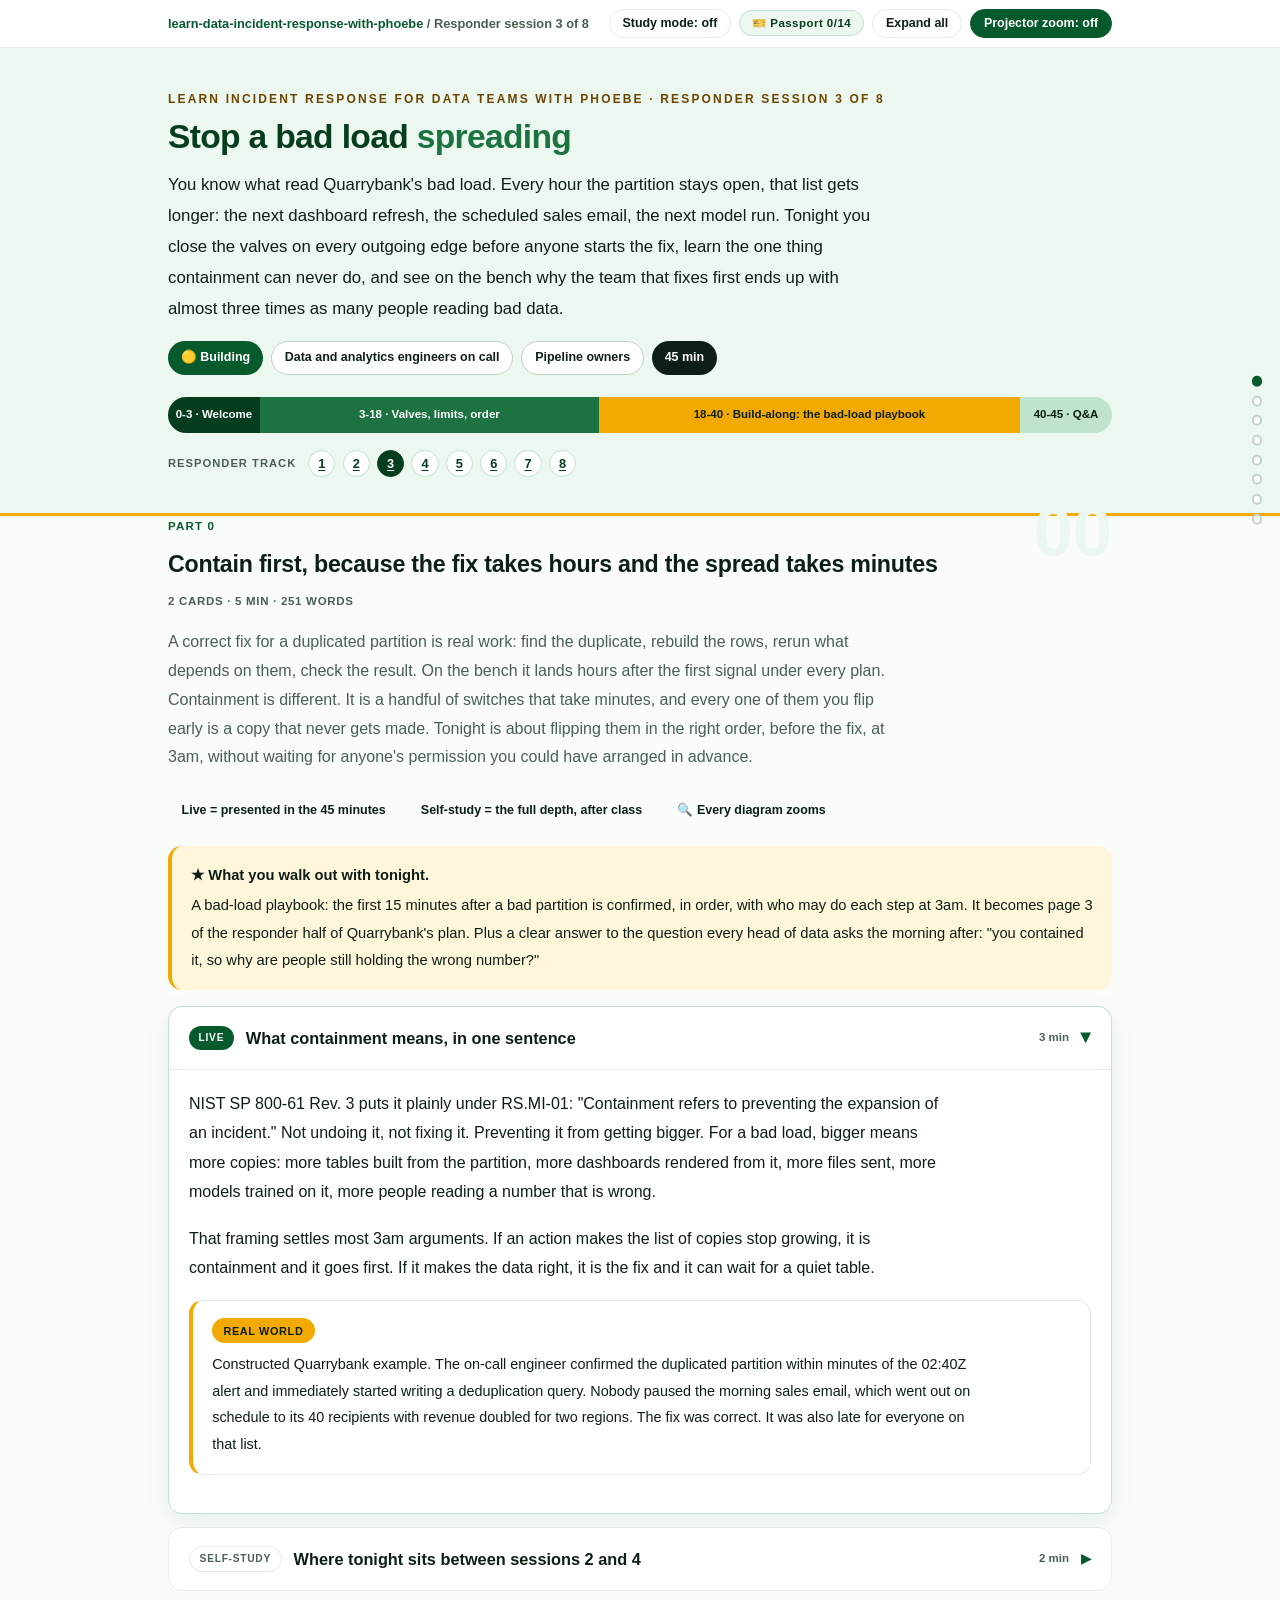
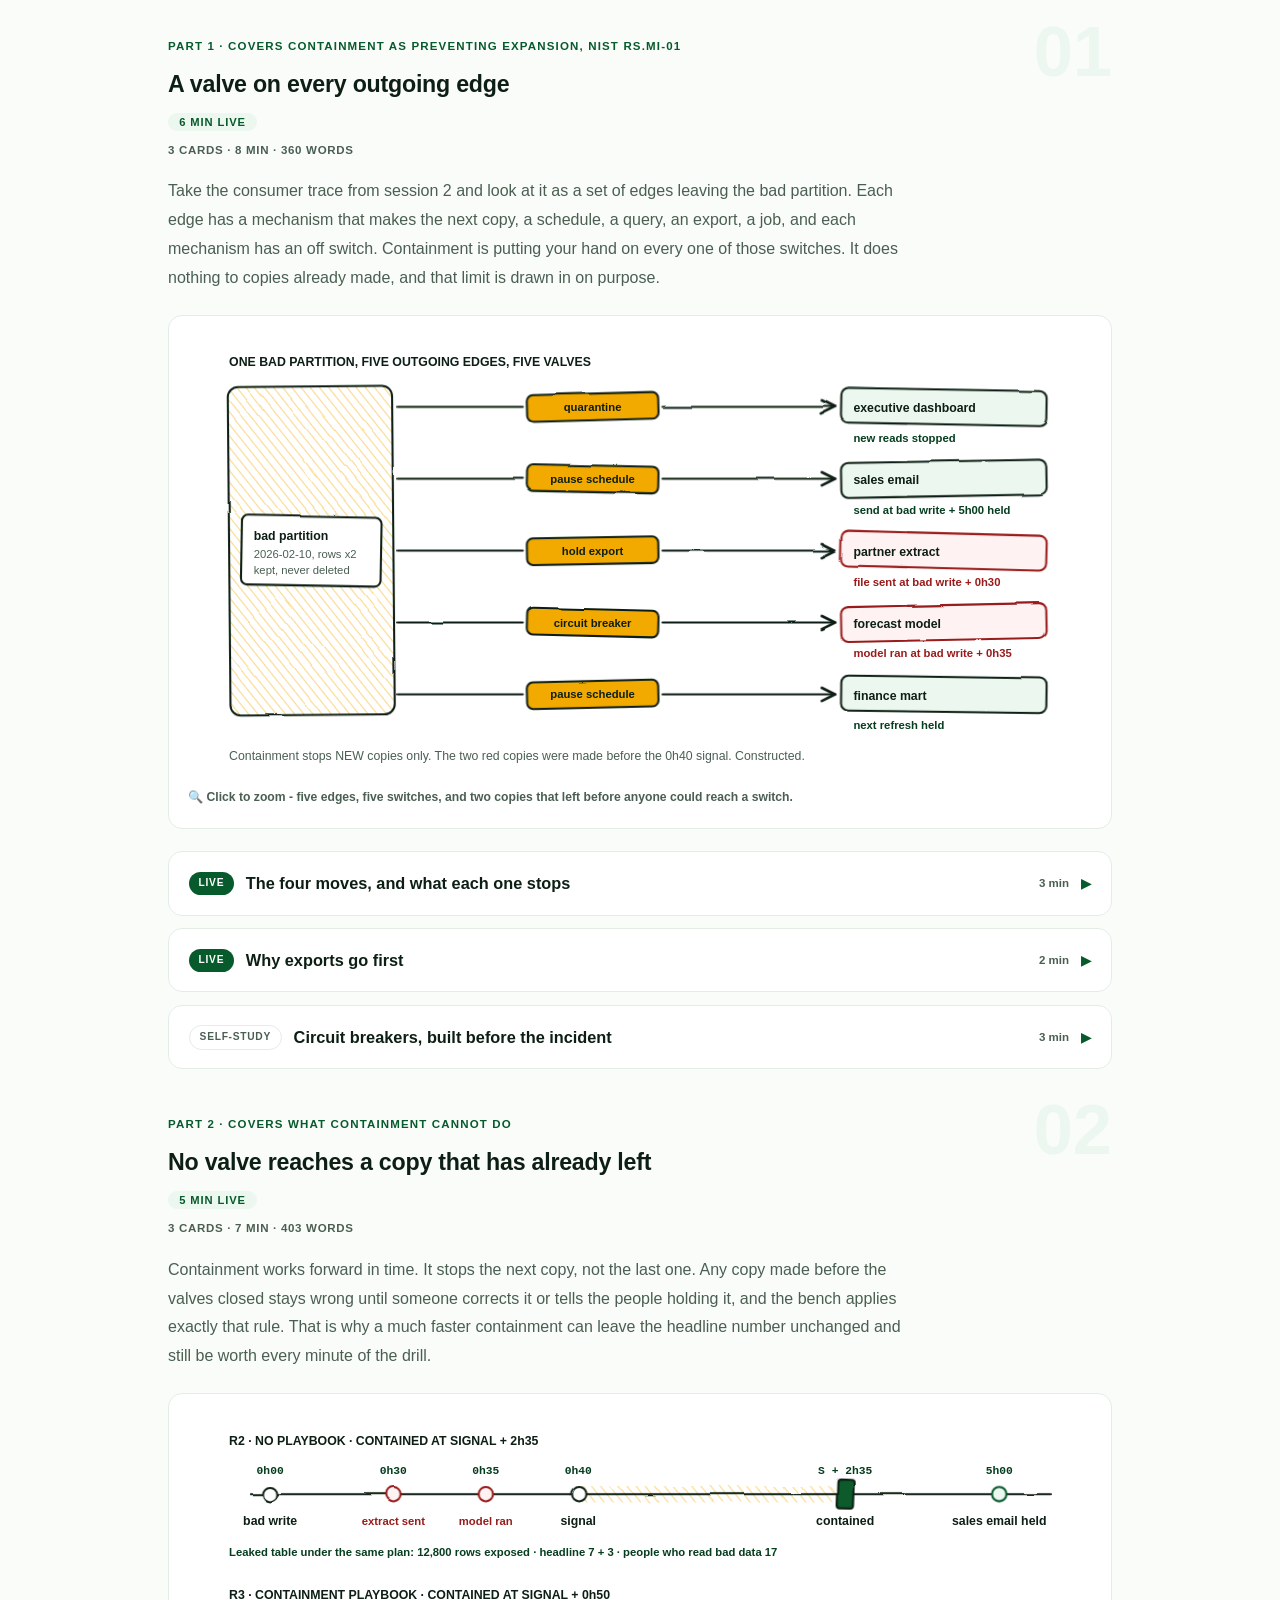
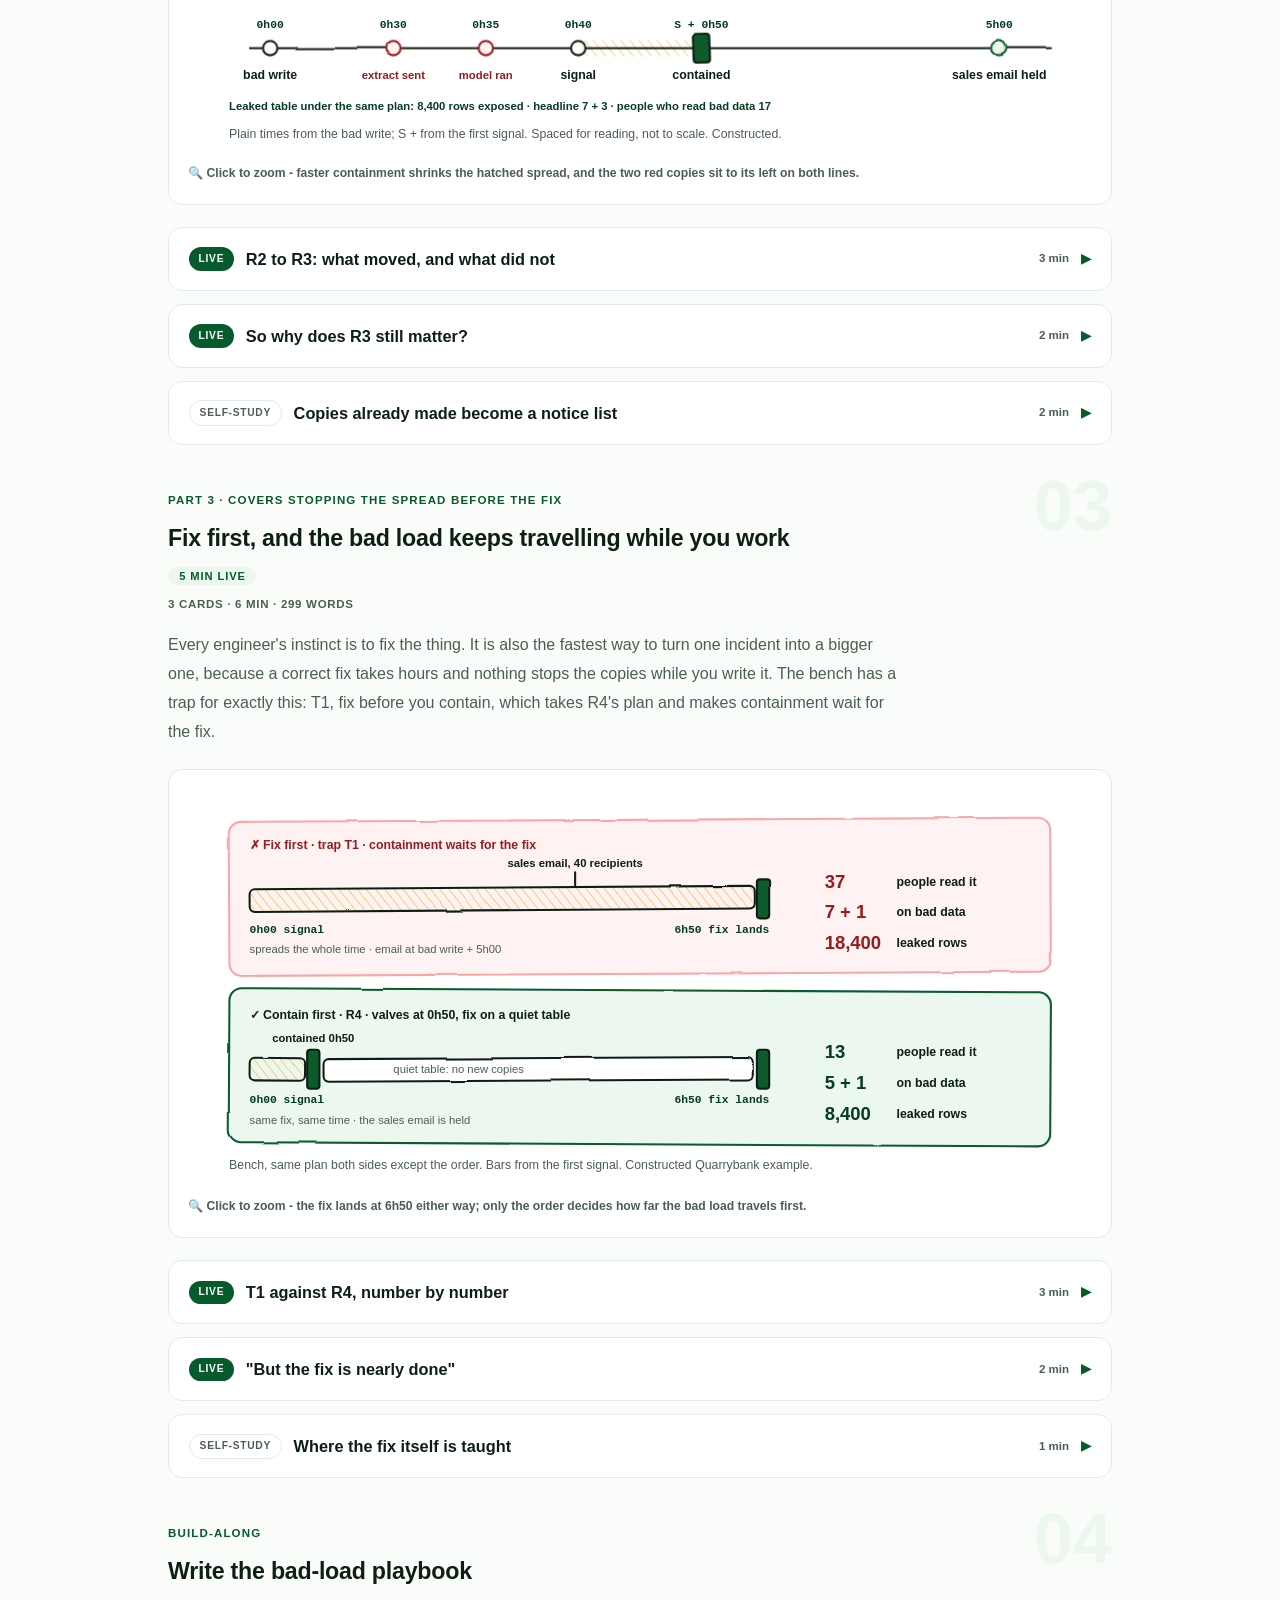
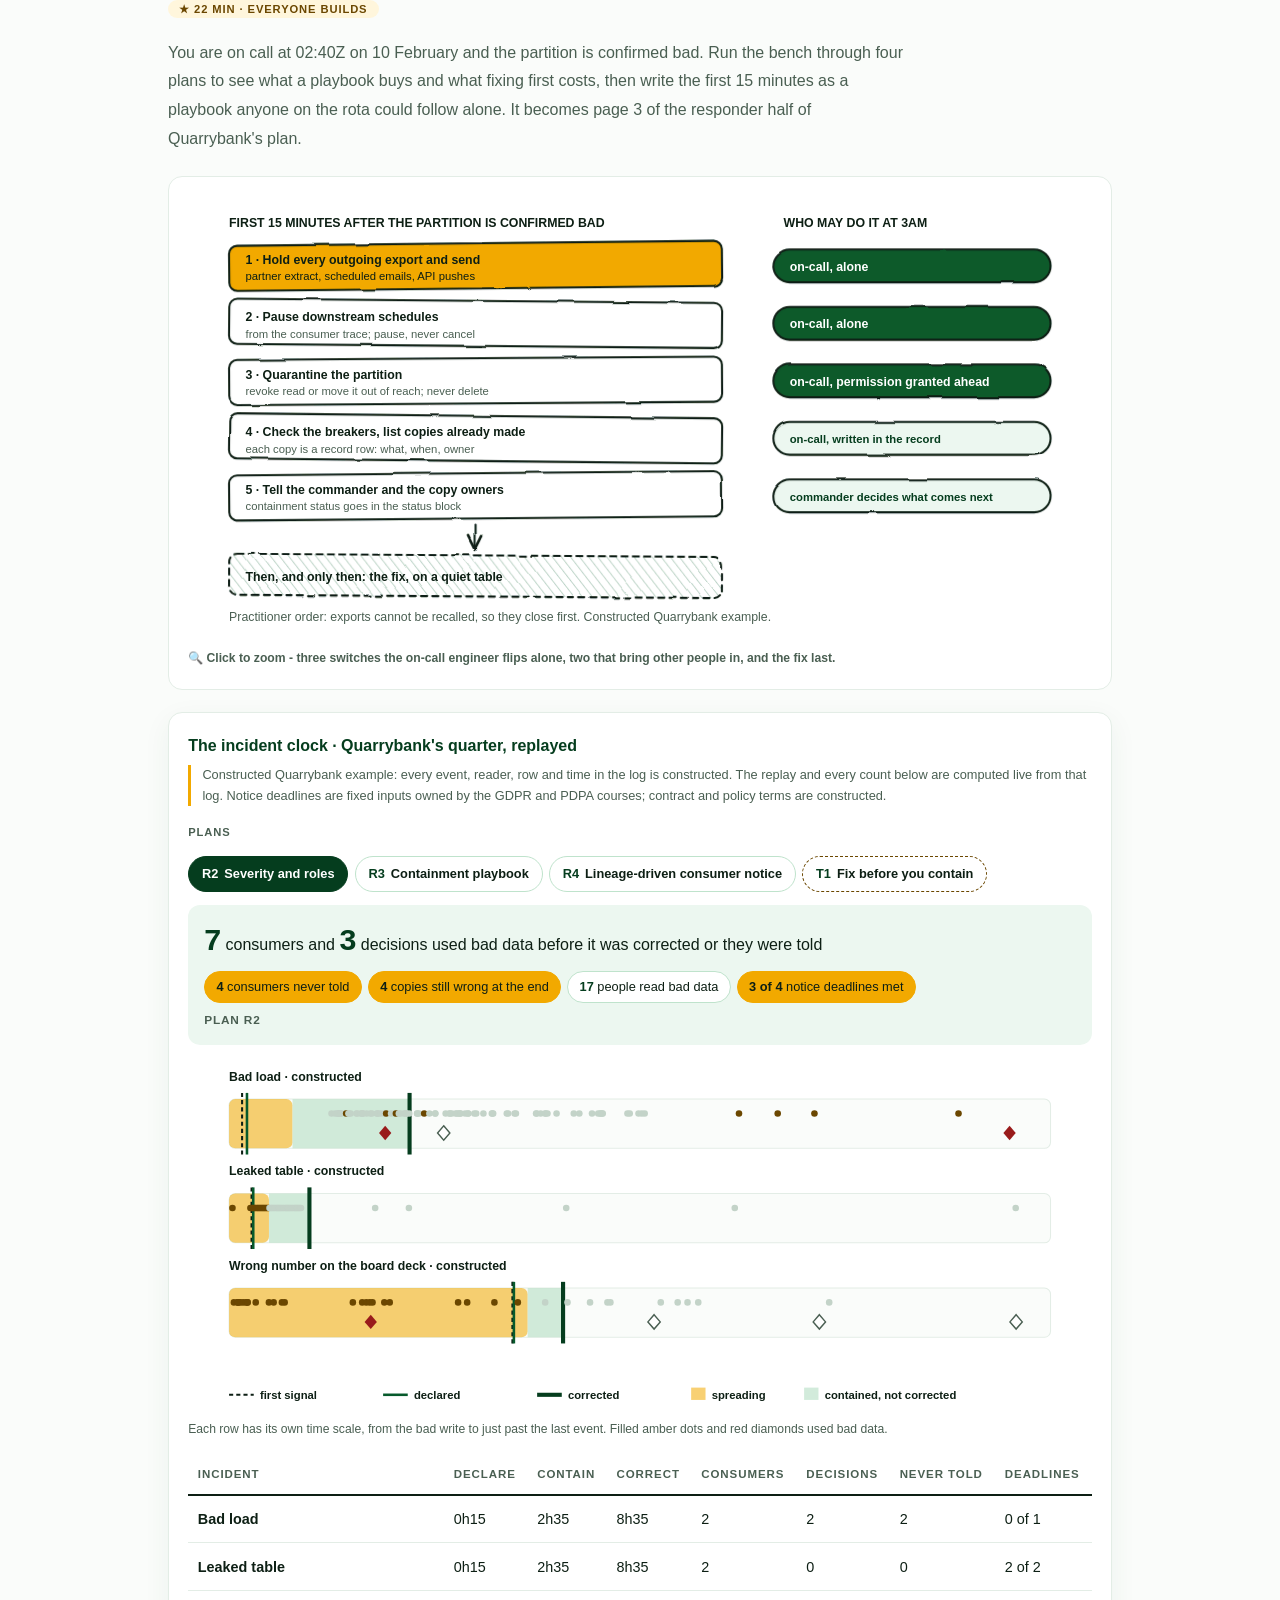
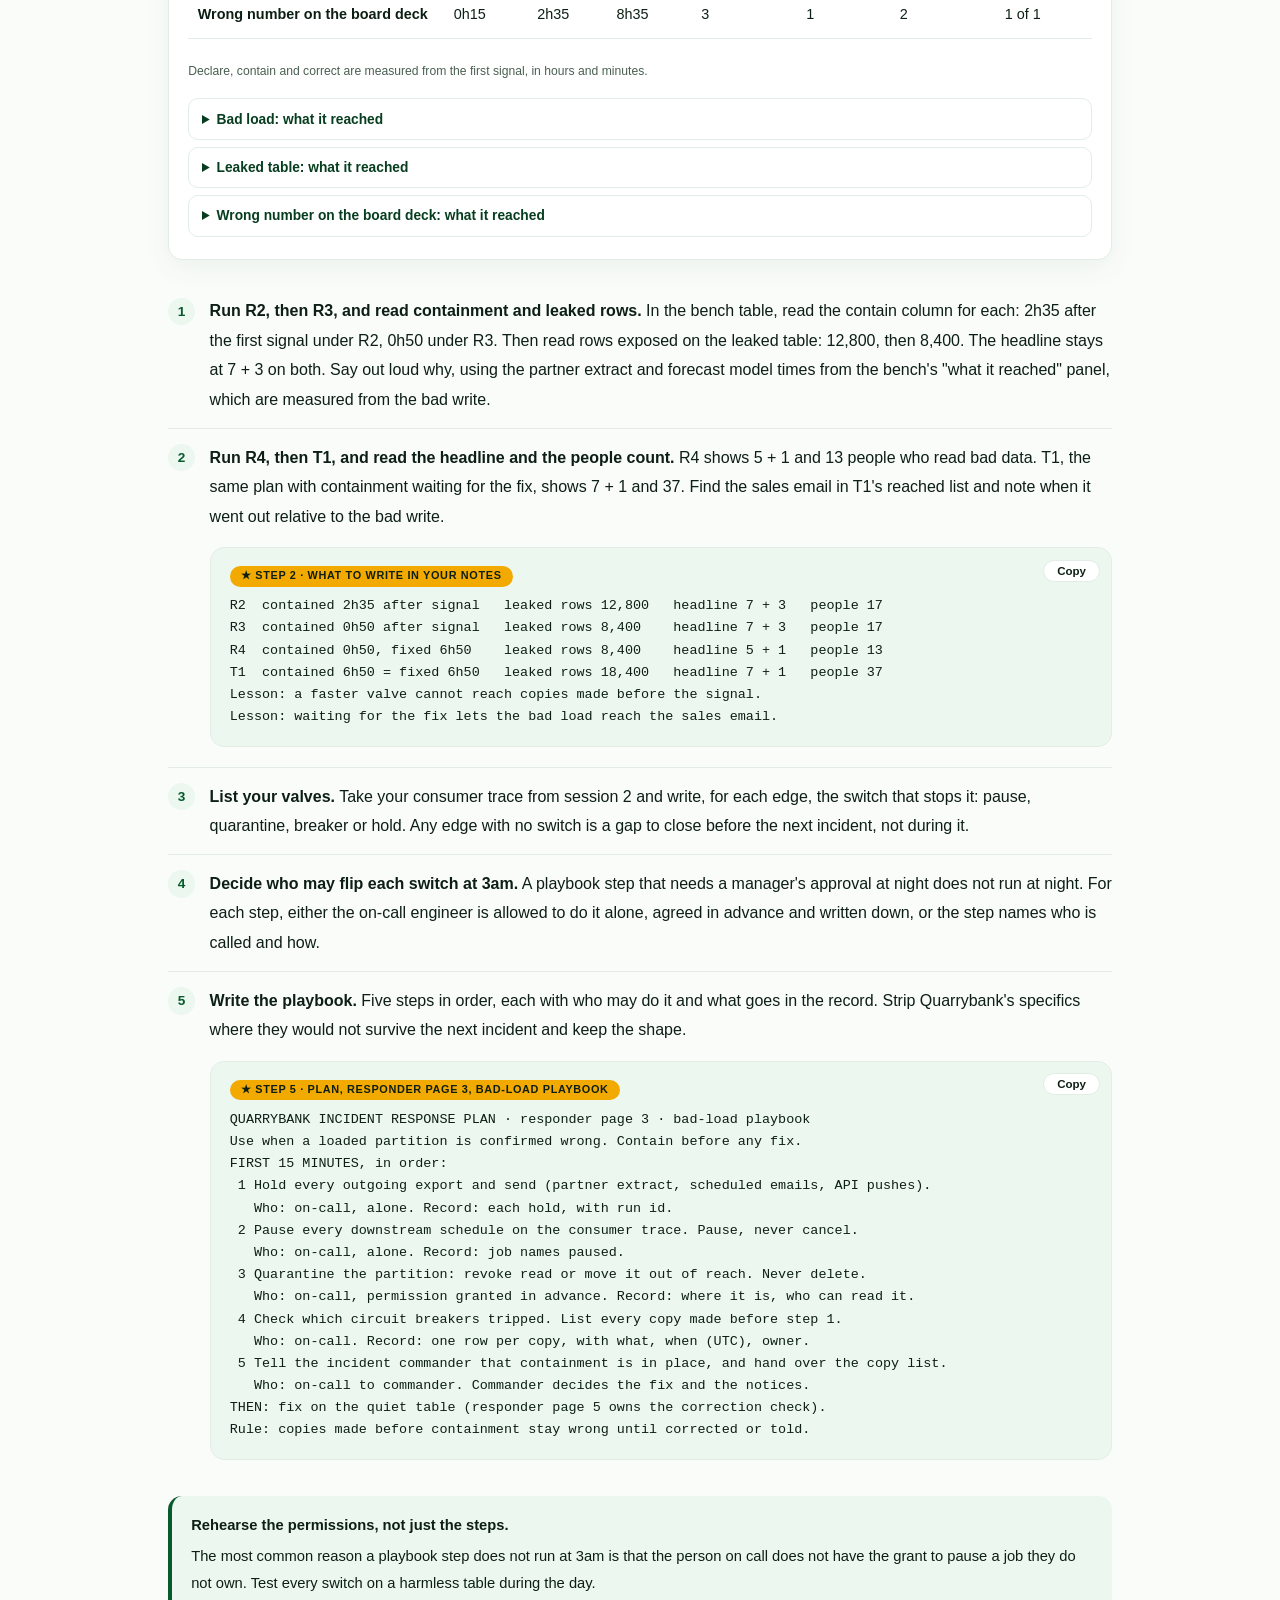
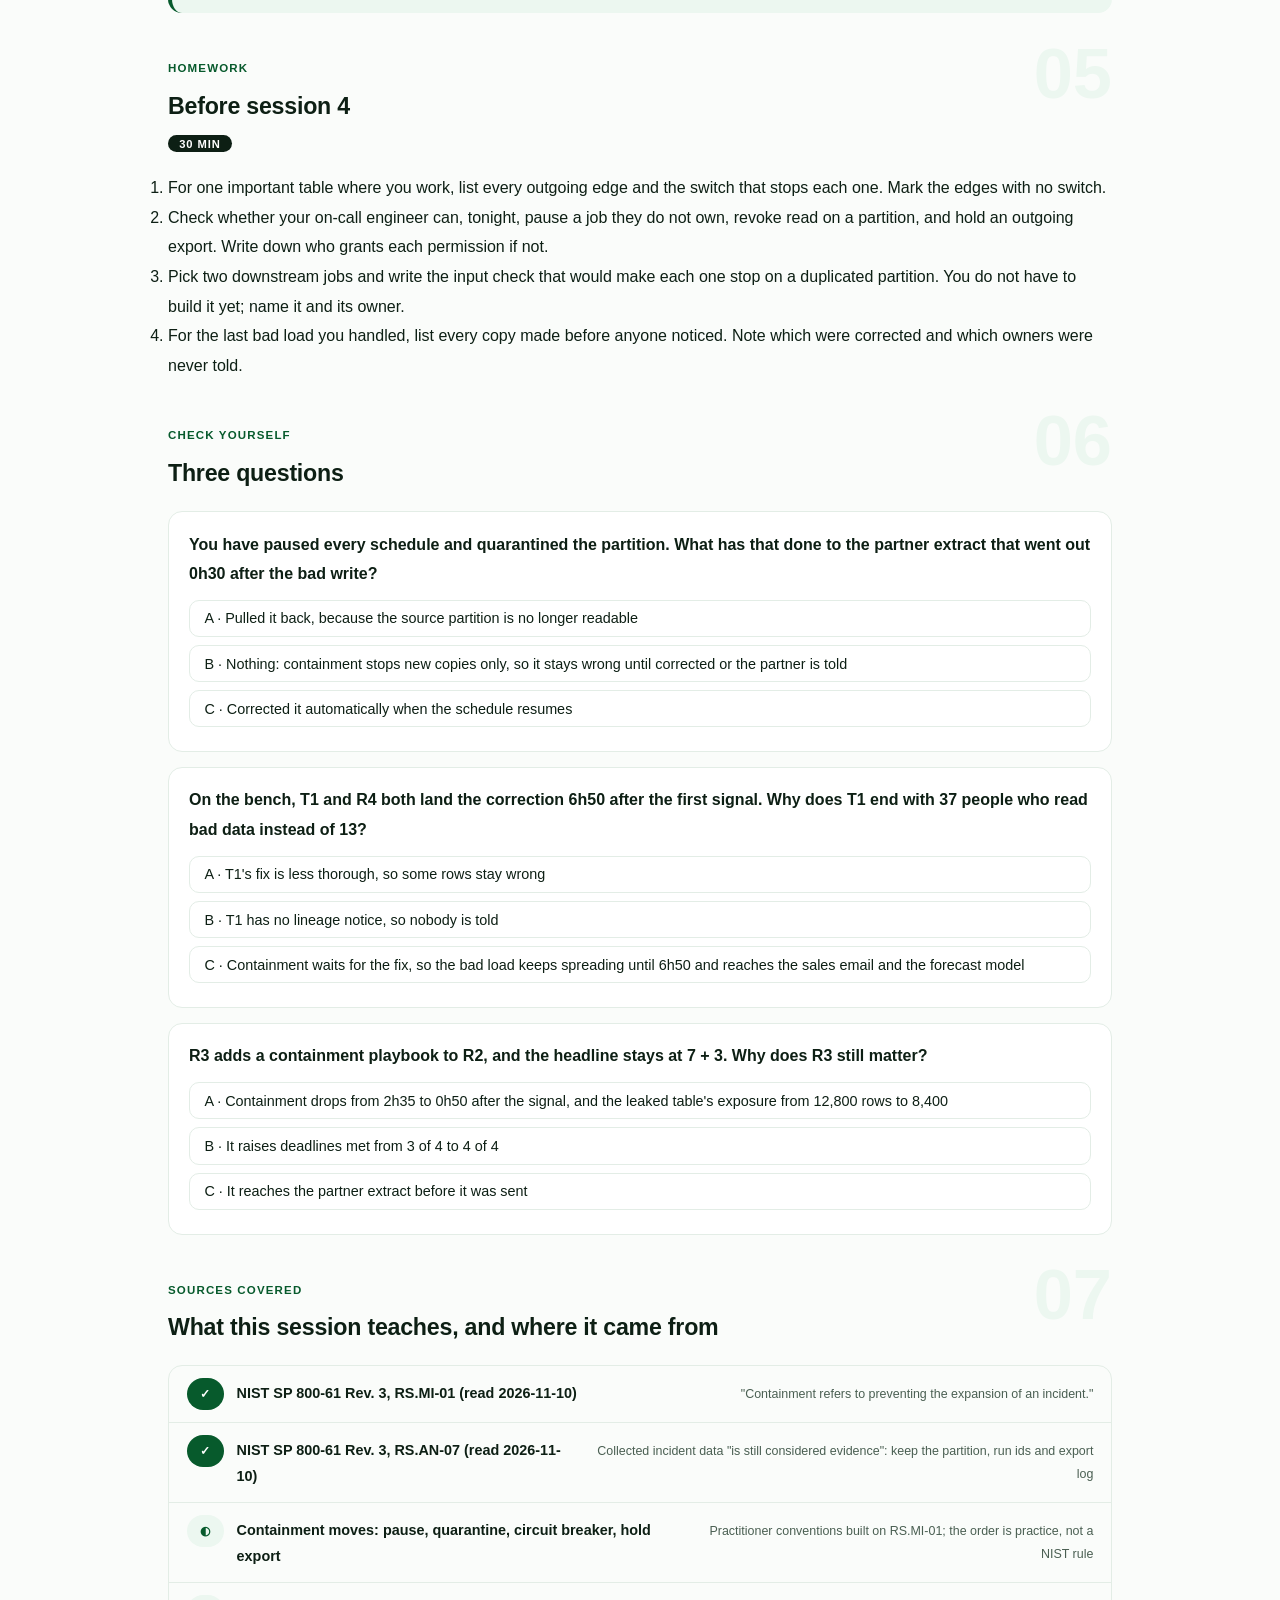
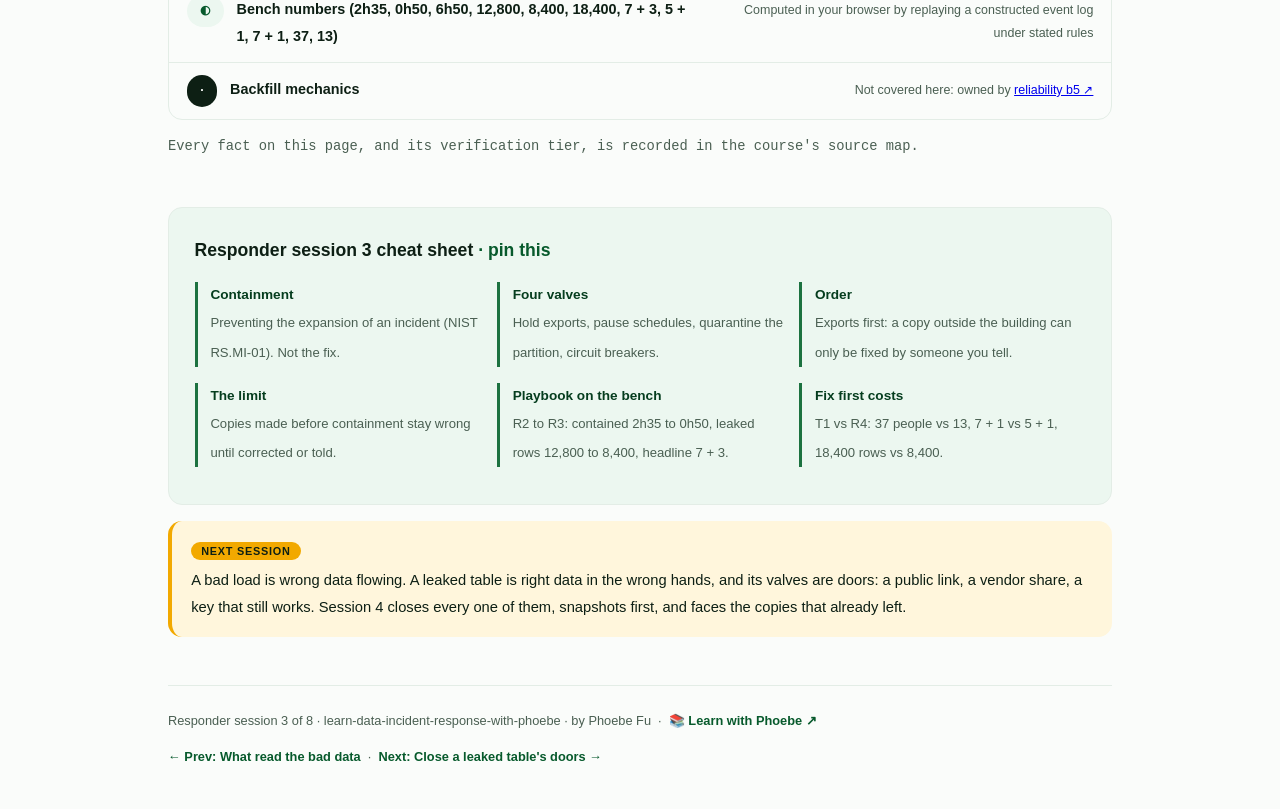
<file: courses/b3-stop-a-bad-load-spreading.html>
<!DOCTYPE html>
<html lang="en">
<head>
<meta charset="UTF-8">
<meta name="viewport" content="width=device-width, initial-scale=1.0">
<!-- social:start -->
<meta name="description" content="Responder session 3 of 8. Contain before you fix: pause downstream schedules, quarantine the partition, trip circuit breakers and hold exports, then see on the bench what containment can and cannot reach.">
<meta property="og:type" content="article">
<meta property="og:site_name" content="Learn with Phoebe">
<meta property="og:title" content="Stop a bad load spreading - learn incident response for data teams with phoebe">
<meta property="og:description" content="Responder session 3 of 8. Close the valves on every outgoing edge before you start the fix, and know which copies no valve can reach.">
<meta property="og:url" content="https://phoebefu6.github.io/learn-data-incident-response-with-phoebe/courses/b3-stop-a-bad-load-spreading.html">
<meta property="og:image" content="https://phoebefu6.github.io/learn-data-incident-response-with-phoebe/assets/og-cover.png">
<meta property="og:image:width" content="1200">
<meta property="og:image:height" content="630">
<meta name="twitter:card" content="summary_large_image">
<meta name="twitter:title" content="Stop a bad load spreading - learn incident response for data teams with phoebe">
<meta name="twitter:description" content="Containment stops new copies. The fix can wait on a quiet table; the spread cannot wait for the fix.">
<meta name="twitter:image" content="https://phoebefu6.github.io/learn-data-incident-response-with-phoebe/assets/og-cover.png">
<!-- social:end -->
<title>Responder session 3 · Stop a bad load spreading - learn incident response for data teams with phoebe</title>
<link rel="stylesheet" href="../assets/style.css?v=3">
</head>
<body>

<div class="toolbar">
  <div class="wrap">
    <span class="crumb"><a href="../index.html">learn-data-incident-response-with-phoebe</a> / Responder session 3 of 8</span>
    <button class="btn" id="toggle-all" type="button">Expand all</button>
    <button class="btn primary" id="zoom-toggle" type="button">Projector zoom: off</button>
  </div>
</div>

<header class="masthead">
  <div class="wrap">
    <div class="eyebrow">Learn Incident Response for Data Teams with Phoebe · Responder session 3 of 8</div>
    <h1>Stop a bad load <span class="accent">spreading</span></h1>
    <p class="sub">You know what read Quarrybank's bad load. Every hour the partition stays open, that list gets longer: the next dashboard refresh, the scheduled sales email, the next model run. Tonight you close the valves on every outgoing edge before anyone starts the fix, learn the one thing containment can never do, and see on the bench why the team that fixes first ends up with almost three times as many people reading bad data.</p>
    <div class="chip-row">
      <span class="chip level">🟡 Building</span>
      <span class="chip audience">Data and analytics engineers on call</span>
      <span class="chip audience">Pipeline owners</span>
      <span class="chip time">45 min</span>
    </div>
    <div class="agenda">
      <span class="a1" style="flex:1">0-3 · Welcome</span>
      <span class="a2" style="flex:4">3-18 · Valves, limits, order</span>
      <span class="a3" style="flex:5">18-40 · Build-along: the bad-load playbook</span>
      <span class="a4" style="flex:1">40-45 · Q&amp;A</span>
    </div>
  </div>
</header>

<main class="wrap">

  <!-- ============ INTRO ============ -->
  <section class="section" id="intro">
    <div class="section-kicker">
      <span class="klabel">Part 0</span>
      <h2>Contain first, because the fix takes hours and the spread takes minutes</h2>
    </div>
    <p class="lede">A correct fix for a duplicated partition is real work: find the duplicate, rebuild the rows, rerun what depends on them, check the result. On the bench it lands hours after the first signal under every plan. Containment is different. It is a handful of switches that take minutes, and every one of them you flip early is a copy that never gets made. Tonight is about flipping them in the right order, before the fix, at 3am, without waiting for anyone's permission you could have arranged in advance.</p>

    <div class="legend">
      <span class="pill">Live = presented in the 45 minutes</span>
      <span class="pill">Self-study = the full depth, after class</span>
      <span class="pill">🔍 Every diagram zooms</span>
    </div>

    <div class="callout win">
      <p><strong>★ What you walk out with tonight.</strong> A bad-load playbook: the first 15 minutes after a bad partition is confirmed, in order, with who may do each step at 3am. It becomes page 3 of the responder half of Quarrybank's plan. Plus a clear answer to the question every head of data asks the morning after: "you contained it, so why are people still holding the wrong number?"</p>
    </div>

    <details class="card" open>
      <summary><span class="mode live">Live</span>What containment means, in one sentence<span class="mini">3 min</span><span class="caret">▶</span></summary>
      <div class="body">
        <p>NIST SP 800-61 Rev. 3 puts it plainly under RS.MI-01: "Containment refers to preventing the expansion of an incident." Not undoing it, not fixing it. Preventing it from getting bigger. For a bad load, bigger means more copies: more tables built from the partition, more dashboards rendered from it, more files sent, more models trained on it, more people reading a number that is wrong.</p>
        <p>That framing settles most 3am arguments. If an action makes the list of copies stop growing, it is containment and it goes first. If it makes the data right, it is the fix and it can wait for a quiet table.</p>
        <div class="callout example">
          <span class="ex-pill">Real world</span>
          <p>Constructed Quarrybank example. The on-call engineer confirmed the duplicated partition within minutes of the 02:40Z alert and immediately started writing a deduplication query. Nobody paused the morning sales email, which went out on schedule to its 40 recipients with revenue doubled for two regions. The fix was correct. It was also late for everyone on that list.</p>
        </div>
      </div>
    </details>

    <details class="card">
      <summary><span class="mode self">Self-study</span>Where tonight sits between sessions 2 and 4<span class="mini">2 min</span><span class="caret">▶</span></summary>
      <div class="body">
        <ul>
          <li><strong>Session 2</strong> gave you the consumer trace: every table, dashboard, extract, email and model that read the bad load. Tonight that trace becomes the list of edges you put a valve on.</li>
          <li><strong>Tonight</strong> is the bad load: data that is wrong and still flowing downstream.</li>
          <li><strong>Session 4</strong> is the leaked table: data that is right but in the wrong hands. Same principle, different valves: doors to close rather than schedules to pause.</li>
          <li><strong>Session 5</strong> is the fix itself, and how to prove it reached every copy.</li>
        </ul>
      </div>
    </details>
  </section>

  <!-- ============ PART 1 ============ -->
  <section class="section" id="part-1">
    <div class="section-kicker">
      <span class="klabel">Part 1 · covers containment as preventing expansion, NIST RS.MI-01</span>
      <h2>A valve on every outgoing edge</h2>
      <span class="tag concept">6 min live</span>
    </div>
    <p class="lede">Take the consumer trace from session 2 and look at it as a set of edges leaving the bad partition. Each edge has a mechanism that makes the next copy, a schedule, a query, an export, a job, and each mechanism has an off switch. Containment is putting your hand on every one of those switches. It does nothing to copies already made, and that limit is drawn in on purpose.</p>

    <figure class="zoomable">
      <svg viewBox="0 0 880 430" xmlns="http://www.w3.org/2000/svg" role="img" aria-label="The bad partition of 2026-02-10 on the left with five outgoing edges, each with a valve. Executive dashboard: quarantine, new reads stopped. Sales email: pause schedule, the send at bad write plus 5h00 held. Partner extract: hold export, but the file was already sent at bad write plus 0h30. Forecast model: circuit breaker, but the model already ran at bad write plus 0h35. Finance mart: pause schedule, next refresh held. Containment stops new copies only; the two copies made before the signal stay wrong.">
        <defs>
          <filter id="ib3aSk" x="-3%" y="-3%" width="106%" height="106%"><feTurbulence type="fractalNoise" baseFrequency="0.02" numOctaves="2" seed="41" result="n"/><feDisplacementMap in="SourceGraphic" in2="n" scale="2.4" xChannelSelector="R" yChannelSelector="G"/></filter>
          <pattern id="ib3aHc" patternUnits="userSpaceOnUse" width="7" height="7" patternTransform="rotate(-38)"><line x1="0" y1="0" x2="0" y2="7" stroke="#F2A900" stroke-width="1.4" opacity=".7"/></pattern>
          <marker id="ib3aAr" viewBox="0 0 10 10" refX="9" refY="5" markerWidth="8" markerHeight="8" orient="auto"><path d="M1 1 L9 5 L1 9" fill="none" stroke="#0D1F14" stroke-width="1.6" stroke-linecap="round"/></marker>
        </defs>
        <style>
          .ib3aH { font: 800 12px Inter, -apple-system, Segoe UI, Arial, sans-serif; fill: #0D1F14; }
          .ib3aL { font: 600 12px Inter, -apple-system, Segoe UI, Arial, sans-serif; fill: #0D1F14; }
          .ib3aK { font: 700 11px Inter, -apple-system, Segoe UI, Arial, sans-serif; fill: #0D1F14; }
          .ib3aS { font: 400 11px Inter, -apple-system, Segoe UI, Arial, sans-serif; fill: #4A5F52; }
          .ib3aR { font: 700 11px Inter, -apple-system, Segoe UI, Arial, sans-serif; fill: #991B1B; }
          .ib3aA { font: 700 11px Inter, -apple-system, Segoe UI, Arial, sans-serif; fill: #053D1E; }
          .ib3aN { font: 400 12px Inter, -apple-system, Segoe UI, Arial, sans-serif; fill: #4A5F52; }
        </style>

        <text class="ib3aH" x="40" y="30">ONE BAD PARTITION, FIVE OUTGOING EDGES, FIVE VALVES</text>

        <g filter="url(#ib3aSk)" fill="none" stroke="#0D1F14" stroke-width="2" stroke-linecap="round" stroke-linejoin="round">
          <rect x="40" y="50" width="160" height="320" rx="10" fill="url(#ib3aHc)" transform="rotate(-0.5 120 210)"/>
          <rect x="52" y="176" width="136" height="68" rx="6" fill="#FFFFFF" transform="rotate(1 120 210)"/>

          <path d="M204 70 L326 70"/>
          <rect x="330" y="57" width="128" height="26" rx="6" fill="#F2A900" transform="rotate(-1.5 394 70)"/>
          <path d="M462 70 L630 70" marker-end="url(#ib3aAr)"/>
          <rect x="636" y="53" width="200" height="34" rx="7" fill="#ECF7F0" transform="rotate(1 736 70)"/>

          <path d="M204 140 L326 140"/>
          <rect x="330" y="127" width="128" height="26" rx="6" fill="#F2A900" transform="rotate(1.2 394 140)"/>
          <path d="M462 140 L630 140" marker-end="url(#ib3aAr)"/>
          <rect x="636" y="123" width="200" height="34" rx="7" fill="#ECF7F0" transform="rotate(-1 736 140)"/>

          <path d="M204 210 L326 210"/>
          <rect x="330" y="197" width="128" height="26" rx="6" fill="#F2A900" transform="rotate(-1 394 210)"/>
          <path d="M462 210 L630 210" marker-end="url(#ib3aAr)"/>
          <rect x="636" y="193" width="200" height="34" rx="7" fill="#FEF2F2" stroke="#991B1B" transform="rotate(1.5 736 210)"/>

          <path d="M204 280 L326 280"/>
          <rect x="330" y="267" width="128" height="26" rx="6" fill="#F2A900" transform="rotate(1.4 394 280)"/>
          <path d="M462 280 L630 280" marker-end="url(#ib3aAr)"/>
          <rect x="636" y="263" width="200" height="34" rx="7" fill="#FEF2F2" stroke="#991B1B" transform="rotate(-1.2 736 280)"/>

          <path d="M204 350 L326 350"/>
          <rect x="330" y="337" width="128" height="26" rx="6" fill="#F2A900" transform="rotate(-1.3 394 350)"/>
          <path d="M462 350 L630 350" marker-end="url(#ib3aAr)"/>
          <rect x="636" y="333" width="200" height="34" rx="7" fill="#ECF7F0" transform="rotate(0.8 736 350)"/>
        </g>

        <text class="ib3aL" x="64" y="200">bad partition</text>
        <text class="ib3aS" x="64" y="217">2026-02-10, rows x2</text>
        <text class="ib3aS" x="64" y="233">kept, never deleted</text>

        <text class="ib3aK" x="394" y="74" text-anchor="middle">quarantine</text>
        <text class="ib3aK" x="394" y="144" text-anchor="middle">pause schedule</text>
        <text class="ib3aK" x="394" y="214" text-anchor="middle">hold export</text>
        <text class="ib3aK" x="394" y="284" text-anchor="middle">circuit breaker</text>
        <text class="ib3aK" x="394" y="354" text-anchor="middle">pause schedule</text>

        <text class="ib3aL" x="648" y="75">executive dashboard</text>
        <text class="ib3aL" x="648" y="145">sales email</text>
        <text class="ib3aL" x="648" y="215">partner extract</text>
        <text class="ib3aL" x="648" y="285">forecast model</text>
        <text class="ib3aL" x="648" y="355">finance mart</text>

        <text class="ib3aA" x="648" y="104">new reads stopped</text>
        <text class="ib3aA" x="648" y="174">send at bad write + 5h00 held</text>
        <text class="ib3aR" x="648" y="244">file sent at bad write + 0h30</text>
        <text class="ib3aR" x="648" y="314">model ran at bad write + 0h35</text>
        <text class="ib3aA" x="648" y="384">next refresh held</text>

        <text class="ib3aN" x="40" y="414">Containment stops NEW copies only. The two red copies were made before the 0h40 signal. Constructed.</text>
      </svg>
      <figcaption>🔍 Click to zoom - five edges, five switches, and two copies that left before anyone could reach a switch.</figcaption>
    </figure>

    <details class="card">
      <summary><span class="mode live">Live</span>The four moves, and what each one stops<span class="mini">3 min</span><span class="caret">▶</span></summary>
      <div class="body">
        <table class="clean">
          <thead><tr><th>Move</th><th>What you do</th><th>What it stops</th></tr></thead>
          <tbody>
            <tr><td>Pause downstream schedules</td><td>Pause the orchestrator jobs that read the partition: mart refreshes, scheduled emails, report builds</td><td>The next scheduled copy</td></tr>
            <tr><td>Quarantine the partition</td><td>Revoke read on it, or move it out of reach of readers. Never delete it (responder session 1)</td><td>Ad hoc queries and live dashboards</td></tr>
            <tr><td>Circuit breaker</td><td>A check on a job's input that stops the job when the input fails it, instead of running on bad rows</td><td>Jobs you forgot to pause</td></tr>
            <tr><td>Hold exports</td><td>Stop any file, share or API push that leaves the warehouse for someone outside the team</td><td>Copies you cannot recall once sent</td></tr>
          </tbody>
        </table>
        <div class="callout tip">
          <p><strong>Pause, never cancel.</strong> A paused schedule remembers what it was going to do and resumes after the fix. A cancelled one has to be rebuilt from memory at the end of a long night, and that is where the second incident comes from.</p>
        </div>
      </div>
    </details>

    <details class="card">
      <summary><span class="mode live">Live</span>Why exports go first<span class="mini">2 min</span><span class="caret">▶</span></summary>
      <div class="body">
        <p>Every copy inside the warehouse can be corrected by you later: rerun the mart, refresh the dashboard. A copy that has left the building, a partner file, an emailed report, can only be corrected by someone else, after you tell them. So the order of the valves follows the cost of the copy they stop: outgoing exports and sends first, then scheduled jobs, then the partition itself.</p>
        <p>This is practitioner ordering, not a NIST rule. NIST tells you what containment is for; the order is how data teams make the most of the first minutes.</p>
      </div>
    </details>

    <details class="card">
      <summary><span class="mode self">Self-study</span>Circuit breakers, built before the incident<span class="mini">3 min</span><span class="caret">▶</span></summary>
      <div class="body">
        <p>A circuit breaker is the only valve that closes itself. It is a check placed on a job's input, a row count range, a uniqueness test on the key, a freshness check, that makes the job stop instead of writing its output. During an incident it saves you from the job you forgot was downstream. Before an incident it is the difference between a bad load that spreads for an hour and one that stops at the first table.</p>
        <p>Designing which checks catch a bad partition is detection work, and it belongs to observability. The incident question is simpler: which of your downstream jobs have a breaker, and which will happily run on whatever they are given? Write that list down before you need it.</p>
      </div>
    </details>
  </section>

  <!-- ============ PART 2 ============ -->
  <section class="section" id="part-2">
    <div class="section-kicker">
      <span class="klabel">Part 2 · covers what containment cannot do</span>
      <h2>No valve reaches a copy that has already left</h2>
      <span class="tag concept">5 min live</span>
    </div>
    <p class="lede">Containment works forward in time. It stops the next copy, not the last one. Any copy made before the valves closed stays wrong until someone corrects it or tells the people holding it, and the bench applies exactly that rule. That is why a much faster containment can leave the headline number unchanged and still be worth every minute of the drill.</p>

    <figure class="zoomable">
      <svg viewBox="0 0 880 330" xmlns="http://www.w3.org/2000/svg" role="img" aria-label="Two timelines of the bad load, measured from the bad write. Both show the partner extract sent at 0h30 and the forecast model run at 0h35, before the signal at 0h40. In R2, containment lands at signal plus 2h35; in R3 with the containment playbook, at signal plus 0h50. In both, the sales email due at 5h00 is held. The two early copies are untouched by either containment time. Leaked table rows exposed: 12,800 under R2, 8,400 under R3; headline 7 plus 3 under both.">
        <defs>
          <filter id="ib3bSk" x="-3%" y="-3%" width="106%" height="106%"><feTurbulence type="fractalNoise" baseFrequency="0.02" numOctaves="2" seed="43" result="n"/><feDisplacementMap in="SourceGraphic" in2="n" scale="2.4" xChannelSelector="R" yChannelSelector="G"/></filter>
          <pattern id="ib3bHc" patternUnits="userSpaceOnUse" width="7" height="7" patternTransform="rotate(-38)"><line x1="0" y1="0" x2="0" y2="7" stroke="#F2A900" stroke-width="1.4" opacity=".7"/></pattern>
        </defs>
        <style>
          .ib3bH { font: 800 12px Inter, -apple-system, Segoe UI, Arial, sans-serif; fill: #0D1F14; }
          .ib3bL { font: 600 12px Inter, -apple-system, Segoe UI, Arial, sans-serif; fill: #0D1F14; }
          .ib3bM { font: 700 11px ui-monospace, Menlo, monospace; fill: #053D1E; }
          .ib3bS { font: 400 11px Inter, -apple-system, Segoe UI, Arial, sans-serif; fill: #4A5F52; }
          .ib3bR { font: 700 11px Inter, -apple-system, Segoe UI, Arial, sans-serif; fill: #991B1B; }
          .ib3bA { font: 700 11px Inter, -apple-system, Segoe UI, Arial, sans-serif; fill: #053D1E; }
          .ib3bN { font: 400 12px Inter, -apple-system, Segoe UI, Arial, sans-serif; fill: #4A5F52; }
        </style>

        <text class="ib3bH" x="40" y="30">R2 · NO PLAYBOOK · CONTAINED AT SIGNAL + 2h35</text>
        <text class="ib3bH" x="40" y="180">R3 · CONTAINMENT PLAYBOOK · CONTAINED AT SIGNAL + 0h50</text>

        <g filter="url(#ib3bSk)" fill="none" stroke="#0D1F14" stroke-width="2" stroke-linecap="round" stroke-linejoin="round">
          <rect x="380" y="70" width="250" height="16" rx="4" fill="url(#ib3bHc)" stroke="none"/>
          <path d="M60 78 L840 78"/>
          <circle cx="80" cy="78" r="7" fill="#FFFFFF"/>
          <circle cx="200" cy="78" r="7" fill="#FEF2F2" stroke="#991B1B"/>
          <circle cx="290" cy="78" r="7" fill="#FEF2F2" stroke="#991B1B"/>
          <circle cx="380" cy="78" r="7" fill="#FFFFFF"/>
          <rect x="632" y="64" width="16" height="28" rx="3" fill="#075A2C" transform="rotate(2 640 78)"/>
          <circle cx="790" cy="78" r="7" fill="#ECF7F0" stroke="#075A2C"/>

          <rect x="380" y="220" width="110" height="16" rx="4" fill="url(#ib3bHc)" stroke="none"/>
          <path d="M60 228 L840 228"/>
          <circle cx="80" cy="228" r="7" fill="#FFFFFF"/>
          <circle cx="200" cy="228" r="7" fill="#FEF2F2" stroke="#991B1B"/>
          <circle cx="290" cy="228" r="7" fill="#FEF2F2" stroke="#991B1B"/>
          <circle cx="380" cy="228" r="7" fill="#FFFFFF"/>
          <rect x="492" y="214" width="16" height="28" rx="3" fill="#075A2C" transform="rotate(-2 500 228)"/>
          <circle cx="790" cy="228" r="7" fill="#ECF7F0" stroke="#075A2C"/>
        </g>

        <text class="ib3bM" x="80" y="58" text-anchor="middle">0h00</text>
        <text class="ib3bM" x="200" y="58" text-anchor="middle">0h30</text>
        <text class="ib3bM" x="290" y="58" text-anchor="middle">0h35</text>
        <text class="ib3bM" x="380" y="58" text-anchor="middle">0h40</text>
        <text class="ib3bM" x="640" y="58" text-anchor="middle">S + 2h35</text>
        <text class="ib3bM" x="790" y="58" text-anchor="middle">5h00</text>
        <text class="ib3bL" x="80" y="108" text-anchor="middle">bad write</text>
        <text class="ib3bR" x="200" y="108" text-anchor="middle">extract sent</text>
        <text class="ib3bR" x="290" y="108" text-anchor="middle">model ran</text>
        <text class="ib3bL" x="380" y="108" text-anchor="middle">signal</text>
        <text class="ib3bL" x="640" y="108" text-anchor="middle">contained</text>
        <text class="ib3bL" x="790" y="108" text-anchor="middle">sales email held</text>
        <text class="ib3bA" x="40" y="138">Leaked table under the same plan: 12,800 rows exposed · headline 7 + 3 · people who read bad data 17</text>

        <text class="ib3bM" x="80" y="208" text-anchor="middle">0h00</text>
        <text class="ib3bM" x="200" y="208" text-anchor="middle">0h30</text>
        <text class="ib3bM" x="290" y="208" text-anchor="middle">0h35</text>
        <text class="ib3bM" x="380" y="208" text-anchor="middle">0h40</text>
        <text class="ib3bM" x="500" y="208" text-anchor="middle">S + 0h50</text>
        <text class="ib3bM" x="790" y="208" text-anchor="middle">5h00</text>
        <text class="ib3bL" x="80" y="258" text-anchor="middle">bad write</text>
        <text class="ib3bR" x="200" y="258" text-anchor="middle">extract sent</text>
        <text class="ib3bR" x="290" y="258" text-anchor="middle">model ran</text>
        <text class="ib3bL" x="380" y="258" text-anchor="middle">signal</text>
        <text class="ib3bL" x="500" y="258" text-anchor="middle">contained</text>
        <text class="ib3bL" x="790" y="258" text-anchor="middle">sales email held</text>
        <text class="ib3bA" x="40" y="288">Leaked table under the same plan: 8,400 rows exposed · headline 7 + 3 · people who read bad data 17</text>

        <text class="ib3bN" x="40" y="316">Plain times from the bad write; S + from the first signal. Spaced for reading, not to scale. Constructed.</text>
      </svg>
      <figcaption>🔍 Click to zoom - faster containment shrinks the hatched spread, and the two red copies sit to its left on both lines.</figcaption>
    </figure>

    <details class="card">
      <summary><span class="mode live">Live</span>R2 to R3: what moved, and what did not<span class="mini">3 min</span><span class="caret">▶</span></summary>
      <div class="body">
        <p>R3 is R2 plus one thing: a containment playbook. The bench models plan times by stated rules, and with a playbook containment lands 15 minutes after assessment instead of 120. Measured from the first signal, containment moves from 2h35 to 0h50.</p>
        <table class="clean">
          <thead><tr><th>Measured on the bench</th><th>R2 severity and roles</th><th>R3 containment playbook</th></tr></thead>
          <tbody>
            <tr><td>Contained, after the first signal</td><td>2h35</td><td>0h50</td></tr>
            <tr><td>Rows exposed on the leaked table</td><td>12,800</td><td>8,400</td></tr>
            <tr><td>Consumers + decisions on bad data</td><td>7 + 3</td><td>7 + 3</td></tr>
            <tr><td>People who read bad data</td><td>17</td><td>17</td></tr>
            <tr><td>Deadlines met</td><td>3 of 4</td><td>3 of 4</td></tr>
          </tbody>
        </table>
        <p>The headline does not move because, on the bad load, the consumers it counts were reached before R2's containment ever landed. The partner extract went out 0h30 after the bad write and the forecast model ran 0h35 after it, both before the 0h40 signal. No containment time, however fast, starts before the signal.</p>
      </div>
    </details>

    <details class="card">
      <summary><span class="mode live">Live</span>So why does R3 still matter?<span class="mini">2 min</span><span class="caret">▶</span></summary>
      <div class="body">
        <p>Because the headline is not the only number. The same playbook, applied to the leaked table, closes its doors sooner, and the bench measures 8,400 rows exposed instead of 12,800. Fewer customers' contact and credit-limit details were fetched before the doors closed. And the 0h50 is a capability: the next bad load may not have its worst copies made in the first 35 minutes.</p>
        <div class="callout example">
          <span class="ex-pill">Real world</span>
          <p>Constructed Quarrybank example, measured on the bench. After the quarter's review, the head of data asked why the containment drill had not changed the headline. The answer the responder gave was the honest one: the two copies that count were made before anyone could know, so they are a notice problem, and session 6 deals with notice. The drill cut the leak's exposure from 12,800 rows to 8,400, and the next bad load gets the same 0h50.</p>
        </div>
      </div>
    </details>

    <details class="card">
      <summary><span class="mode self">Self-study</span>Copies already made become a notice list<span class="mini">2 min</span><span class="caret">▶</span></summary>
      <div class="body">
        <p>Every copy to the left of your valves goes into the record as its own row: what was copied, when, to whom, and who owns it. That list is the input to two later jobs, correcting the copies you control (session 5) and telling the owners of the ones you do not (session 6). On the bench, R2 and R3 leave the partner extract and the forecast model never told, and the partner contract notice missed. R4's lineage-driven notice is what clears them, not faster valves.</p>
        <p>Keep the evidence while you build that list. NIST RS.AN-07 notes that collected incident data "is still considered evidence", so the quarantined partition, the job run ids and the export log are what prove which copies existed and when.</p>
      </div>
    </details>
  </section>

  <!-- ============ PART 3 ============ -->
  <section class="section" id="part-3">
    <div class="section-kicker">
      <span class="klabel">Part 3 · covers stopping the spread before the fix</span>
      <h2>Fix first, and the bad load keeps travelling while you work</h2>
      <span class="tag concept">5 min live</span>
    </div>
    <p class="lede">Every engineer's instinct is to fix the thing. It is also the fastest way to turn one incident into a bigger one, because a correct fix takes hours and nothing stops the copies while you write it. The bench has a trap for exactly this: T1, fix before you contain, which takes R4's plan and makes containment wait for the fix.</p>

    <figure class="zoomable">
      <svg viewBox="0 0 880 386" xmlns="http://www.w3.org/2000/svg" role="img" aria-label="Before and after, times from the first signal. Top panel, fix first, trap T1: the bad load keeps spreading from the signal until the fix lands at 6h50, and the sales email to 40 recipients goes out inside that window, at bad write plus 5h00. Result: 37 people read bad data, 7 plus 1 consumers and decisions, 18,400 leaked rows exposed. Bottom panel, contain first, R4: spread stops at 0h50, then the table is quiet until the fix lands at 6h50. Result: 13 people, 5 plus 1, 8,400 rows.">
        <defs>
          <filter id="ib3cSk" x="-3%" y="-3%" width="106%" height="106%"><feTurbulence type="fractalNoise" baseFrequency="0.02" numOctaves="2" seed="47" result="n"/><feDisplacementMap in="SourceGraphic" in2="n" scale="2.4" xChannelSelector="R" yChannelSelector="G"/></filter>
          <pattern id="ib3cHc" patternUnits="userSpaceOnUse" width="7" height="7" patternTransform="rotate(-38)"><line x1="0" y1="0" x2="0" y2="7" stroke="#F2A900" stroke-width="1.4" opacity=".7"/></pattern>
        </defs>
        <style>
          .ib3cH { font: 800 12px Inter, -apple-system, Segoe UI, Arial, sans-serif; fill: #0D1F14; }
          .ib3cR { font: 800 12px Inter, -apple-system, Segoe UI, Arial, sans-serif; fill: #991B1B; }
          .ib3cL { font: 600 12px Inter, -apple-system, Segoe UI, Arial, sans-serif; fill: #0D1F14; }
          .ib3cK { font: 700 11px Inter, -apple-system, Segoe UI, Arial, sans-serif; fill: #0D1F14; }
          .ib3cM { font: 700 11px ui-monospace, Menlo, monospace; fill: #053D1E; }
          .ib3cS { font: 400 11px Inter, -apple-system, Segoe UI, Arial, sans-serif; fill: #4A5F52; }
          .ib3cV { font: 800 18px Inter, -apple-system, Segoe UI, Arial, sans-serif; fill: #053D1E; }
          .ib3cVR { font: 800 18px Inter, -apple-system, Segoe UI, Arial, sans-serif; fill: #991B1B; }
          .ib3cN { font: 400 12px Inter, -apple-system, Segoe UI, Arial, sans-serif; fill: #4A5F52; }
        </style>

        <g filter="url(#ib3cSk)" fill="none" stroke="#0D1F14" stroke-width="2" stroke-linecap="round" stroke-linejoin="round">
          <rect x="40" y="30" width="800" height="150" rx="12" fill="#FEF2F2" stroke="#FCA5A5" transform="rotate(-0.3 440 105)"/>
          <rect x="40" y="196" width="800" height="150" rx="12" fill="#ECF7F0" stroke="#075A2C" transform="rotate(0.3 440 271)"/>

          <rect x="60" y="96" width="492" height="22" rx="5" fill="url(#ib3cHc)" transform="rotate(-0.4 310 107)"/>
          <path d="M377 82 L377 94"/>
          <rect x="554" y="88" width="12" height="38" rx="3" fill="#075A2C"/>

          <rect x="60" y="262" width="54" height="22" rx="5" fill="url(#ib3cHc)" transform="rotate(0.5 91 273)"/>
          <rect x="116" y="254" width="12" height="38" rx="3" fill="#075A2C"/>
          <rect x="132" y="262" width="418" height="22" rx="5" fill="#FFFFFF" transform="rotate(-0.3 341 273)"/>
          <rect x="554" y="254" width="12" height="38" rx="3" fill="#075A2C"/>
        </g>

        <text class="ib3cR" x="60" y="58">✗ Fix first · trap T1 · containment waits for the fix</text>
        <text class="ib3cK" x="377" y="76" text-anchor="middle">sales email, 40 recipients</text>
        <text class="ib3cM" x="60" y="140">0h00 signal</text>
        <text class="ib3cM" x="566" y="140" text-anchor="end">6h50 fix lands</text>
        <text class="ib3cS" x="60" y="160">spreads the whole time · email at bad write + 5h00</text>
        <text class="ib3cVR" x="620" y="96">37</text>
        <text class="ib3cL" x="690" y="94">people read it</text>
        <text class="ib3cVR" x="620" y="126">7 + 1</text>
        <text class="ib3cL" x="690" y="124">on bad data</text>
        <text class="ib3cVR" x="620" y="156">18,400</text>
        <text class="ib3cL" x="690" y="154">leaked rows</text>

        <text class="ib3cH" x="60" y="224">✓ Contain first · R4 · valves at 0h50, fix on a quiet table</text>
        <text class="ib3cK" x="122" y="246" text-anchor="middle">contained 0h50</text>
        <text class="ib3cS" x="200" y="277">quiet table: no new copies</text>
        <text class="ib3cM" x="60" y="306">0h00 signal</text>
        <text class="ib3cM" x="566" y="306" text-anchor="end">6h50 fix lands</text>
        <text class="ib3cS" x="60" y="326">same fix, same time · the sales email is held</text>
        <text class="ib3cV" x="620" y="262">13</text>
        <text class="ib3cL" x="690" y="260">people read it</text>
        <text class="ib3cV" x="620" y="292">5 + 1</text>
        <text class="ib3cL" x="690" y="290">on bad data</text>
        <text class="ib3cV" x="620" y="322">8,400</text>
        <text class="ib3cL" x="690" y="320">leaked rows</text>

        <text class="ib3cN" x="40" y="370">Bench, same plan both sides except the order. Bars from the first signal. Constructed Quarrybank example.</text>
      </svg>
      <figcaption>🔍 Click to zoom - the fix lands at 6h50 either way; only the order decides how far the bad load travels first.</figcaption>
    </figure>

    <details class="card">
      <summary><span class="mode live">Live</span>T1 against R4, number by number<span class="mini">3 min</span><span class="caret">▶</span></summary>
      <div class="body">
        <table class="clean">
          <thead><tr><th>Measured on the bench</th><th>R4 contain, then fix</th><th>T1 fix before you contain</th></tr></thead>
          <tbody>
            <tr><td>Contained, after the first signal</td><td>0h50</td><td>6h50 (with the fix)</td></tr>
            <tr><td>Corrected, after the first signal</td><td>6h50</td><td>6h50</td></tr>
            <tr><td>Consumers + decisions on bad data</td><td>5 + 1</td><td>7 + 1</td></tr>
            <tr><td>People who read bad data</td><td>13</td><td>37</td></tr>
            <tr><td>Rows exposed on the leaked table</td><td>8,400</td><td>18,400</td></tr>
          </tbody>
        </table>
        <p>The correction lands at exactly the same moment. Everything T1 loses, it loses in the six hours between 0h50 and 6h50 when the valves could have been shut and were not. On the bad load alone, T1 reaches the sales email, sent 5h00 after the bad write to its 40 recipients, and the forecast model, and 24 people read bad data from it. On the leaked table, the doors stay open until the fix and all 18,400 rows are exposed.</p>
      </div>
    </details>

    <details class="card">
      <summary><span class="mode live">Live</span>"But the fix is nearly done"<span class="mini">2 min</span><span class="caret">▶</span></summary>
      <div class="body">
        <p>It always is, at 3am. Containment does not compete with the fix for the same person or the same hour: pausing a schedule and holding an export take minutes, and they make the fix safer, because you are no longer correcting a table that is being copied while you work. Contain, write it in the record, then fix on a quiet table.</p>
        <div class="callout example">
          <span class="ex-pill">Real world</span>
          <p>Constructed Quarrybank example, measured on the bench. Under the fix-first plan, the deduplication query felt nearly ready an hour in, and the engineer kept going rather than stop to pause anything. The correction landed 6h50 after the signal, the same time as under the contain-first plan, and by then the sales email had gone out. 37 people read bad data instead of 13.</p>
        </div>
      </div>
    </details>

    <details class="card">
      <summary><span class="mode self">Self-study</span>Where the fix itself is taught<span class="mini">1 min</span><span class="caret">▶</span></summary>
      <div class="body">
        <p>How to rebuild the partition and rerun what depends on it is backfill work, and it belongs to reliability: <a href="https://phoebefu6.github.io/learn-data-reliability-with-phoebe/courses/b5-backfills.html">Learn Data Reliability, backfills ↗</a>. Choosing between fixing forward and rolling back, and proving the correction reached every copy, is session 5. Tonight stops at the quiet table.</p>
      </div>
    </details>
  </section>

  <!-- ============ DEMO ============ -->
  <section class="section" id="demo-1">
    <div class="section-kicker">
      <span class="klabel">Build-along</span>
      <h2>Write the bad-load playbook</h2>
      <span class="tag demo">★ 22 min · everyone builds</span>
    </div>
    <p class="lede">You are on call at 02:40Z on 10 February and the partition is confirmed bad. Run the bench through four plans to see what a playbook buys and what fixing first costs, then write the first 15 minutes as a playbook anyone on the rota could follow alone. It becomes page 3 of the responder half of Quarrybank's plan.</p>

    <figure class="zoomable">
      <svg viewBox="0 0 880 430" xmlns="http://www.w3.org/2000/svg" role="img" aria-label="The bad-load playbook as five ordered steps with who may do each at 3am. 1 hold every outgoing export and send: on-call alone. 2 pause downstream schedules: on-call alone. 3 quarantine the partition by revoking read, never deleting: on-call alone, permission granted in advance. 4 check which breakers tripped and list copies already made: on-call, written in the record. 5 tell the incident commander and the owners of copies already made: commander decides next. Then, and only then, the fix.">
        <defs>
          <filter id="ib3dSk" x="-3%" y="-3%" width="106%" height="106%"><feTurbulence type="fractalNoise" baseFrequency="0.02" numOctaves="2" seed="53" result="n"/><feDisplacementMap in="SourceGraphic" in2="n" scale="2.4" xChannelSelector="R" yChannelSelector="G"/></filter>
          <pattern id="ib3dHc" patternUnits="userSpaceOnUse" width="7" height="7" patternTransform="rotate(-38)"><line x1="0" y1="0" x2="0" y2="7" stroke="#075A2C" stroke-width="1" opacity=".5"/></pattern>
          <marker id="ib3dAr" viewBox="0 0 10 10" refX="9" refY="5" markerWidth="8" markerHeight="8" orient="auto"><path d="M1 1 L9 5 L1 9" fill="none" stroke="#0D1F14" stroke-width="1.6" stroke-linecap="round"/></marker>
        </defs>
        <style>
          .ib3dH { font: 800 12px Inter, -apple-system, Segoe UI, Arial, sans-serif; fill: #0D1F14; }
          .ib3dL { font: 600 12px Inter, -apple-system, Segoe UI, Arial, sans-serif; fill: #0D1F14; }
          .ib3dS { font: 400 11px Inter, -apple-system, Segoe UI, Arial, sans-serif; fill: #4A5F52; }
          .ib3dW { font: 800 12px Inter, -apple-system, Segoe UI, Arial, sans-serif; fill: #FFFFFF; }
          .ib3dA { font: 700 11px Inter, -apple-system, Segoe UI, Arial, sans-serif; fill: #053D1E; }
          .ib3dN { font: 400 12px Inter, -apple-system, Segoe UI, Arial, sans-serif; fill: #4A5F52; }
        </style>

        <text class="ib3dH" x="40" y="30">FIRST 15 MINUTES AFTER THE PARTITION IS CONFIRMED BAD</text>
        <text class="ib3dH" x="580" y="30">WHO MAY DO IT AT 3AM</text>

        <g filter="url(#ib3dSk)" fill="none" stroke="#0D1F14" stroke-width="2" stroke-linecap="round" stroke-linejoin="round">
          <rect x="40" y="46" width="480" height="44" rx="8" fill="#F2A900" transform="rotate(-0.6 280 68)"/>
          <rect x="40" y="102" width="480" height="44" rx="8" fill="#FFFFFF" transform="rotate(0.5 280 124)"/>
          <rect x="40" y="158" width="480" height="44" rx="8" fill="#FFFFFF" transform="rotate(-0.4 280 180)"/>
          <rect x="40" y="214" width="480" height="44" rx="8" fill="#FFFFFF" transform="rotate(0.6 280 236)"/>
          <rect x="40" y="270" width="480" height="44" rx="8" fill="#FFFFFF" transform="rotate(-0.5 280 292)"/>

          <rect x="570" y="52" width="270" height="32" rx="16" fill="#075A2C"/>
          <rect x="570" y="108" width="270" height="32" rx="16" fill="#075A2C"/>
          <rect x="570" y="164" width="270" height="32" rx="16" fill="#075A2C"/>
          <rect x="570" y="220" width="270" height="32" rx="16" fill="#ECF7F0"/>
          <rect x="570" y="276" width="270" height="32" rx="16" fill="#ECF7F0"/>

          <path d="M280 320 L280 344" marker-end="url(#ib3dAr)"/>
          <rect x="40" y="350" width="480" height="40" rx="8" fill="url(#ib3dHc)" stroke-dasharray="6 5" transform="rotate(0.4 280 370)"/>
        </g>

        <text class="ib3dL" x="56" y="66">1 · Hold every outgoing export and send</text>
        <text class="ib3dS" x="56" y="82" style="fill:#0D1F14">partner extract, scheduled emails, API pushes</text>
        <text class="ib3dL" x="56" y="122">2 · Pause downstream schedules</text>
        <text class="ib3dS" x="56" y="138">from the consumer trace; pause, never cancel</text>
        <text class="ib3dL" x="56" y="178">3 · Quarantine the partition</text>
        <text class="ib3dS" x="56" y="194">revoke read or move it out of reach; never delete</text>
        <text class="ib3dL" x="56" y="234">4 · Check the breakers, list copies already made</text>
        <text class="ib3dS" x="56" y="250">each copy is a record row: what, when, owner</text>
        <text class="ib3dL" x="56" y="290">5 · Tell the commander and the copy owners</text>
        <text class="ib3dS" x="56" y="306">containment status goes in the status block</text>

        <text class="ib3dW" x="586" y="73">on-call, alone</text>
        <text class="ib3dW" x="586" y="129">on-call, alone</text>
        <text class="ib3dW" x="586" y="185">on-call, permission granted ahead</text>
        <text class="ib3dA" x="586" y="241">on-call, written in the record</text>
        <text class="ib3dA" x="586" y="297">commander decides what comes next</text>

        <text class="ib3dL" x="56" y="375">Then, and only then: the fix, on a quiet table</text>

        <text class="ib3dN" x="40" y="414">Practitioner order: exports cannot be recalled, so they close first. Constructed Quarrybank example.</text>
      </svg>
      <figcaption>🔍 Click to zoom - three switches the on-call engineer flips alone, two that bring other people in, and the fix last.</figcaption>
    </figure>

    <div data-ird-bench="lite" data-presets="r2,r3,r4,t1" data-start="r2"></div>

    <div class="steps">
      <div class="step">
        <p><strong>Run R2, then R3, and read containment and leaked rows.</strong> In the bench table, read the contain column for each: 2h35 after the first signal under R2, 0h50 under R3. Then read rows exposed on the leaked table: 12,800, then 8,400. The headline stays at 7 + 3 on both. Say out loud why, using the partner extract and forecast model times from the bench's "what it reached" panel, which are measured from the bad write.</p>
      </div>
      <div class="step">
        <p><strong>Run R4, then T1, and read the headline and the people count.</strong> R4 shows 5 + 1 and 13 people who read bad data. T1, the same plan with containment waiting for the fix, shows 7 + 1 and 37. Find the sales email in T1's reached list and note when it went out relative to the bad write.</p>
        <div class="prompt-box good"><span class="label">★ Step 2 · what to write in your notes</span>R2  contained 2h35 after signal   leaked rows 12,800   headline 7 + 3   people 17
R3  contained 0h50 after signal   leaked rows 8,400    headline 7 + 3   people 17
R4  contained 0h50, fixed 6h50    leaked rows 8,400    headline 5 + 1   people 13
T1  contained 6h50 = fixed 6h50   leaked rows 18,400   headline 7 + 1   people 37
Lesson: a faster valve cannot reach copies made before the signal.
Lesson: waiting for the fix lets the bad load reach the sales email.</div>
      </div>
      <div class="step">
        <p><strong>List your valves.</strong> Take your consumer trace from session 2 and write, for each edge, the switch that stops it: pause, quarantine, breaker or hold. Any edge with no switch is a gap to close before the next incident, not during it.</p>
      </div>
      <div class="step">
        <p><strong>Decide who may flip each switch at 3am.</strong> A playbook step that needs a manager's approval at night does not run at night. For each step, either the on-call engineer is allowed to do it alone, agreed in advance and written down, or the step names who is called and how.</p>
      </div>
      <div class="step">
        <p><strong>Write the playbook.</strong> Five steps in order, each with who may do it and what goes in the record. Strip Quarrybank's specifics where they would not survive the next incident and keep the shape.</p>
        <div class="prompt-box good"><span class="label">★ Step 5 · plan, responder page 3, bad-load playbook</span>QUARRYBANK INCIDENT RESPONSE PLAN · responder page 3 · bad-load playbook
Use when a loaded partition is confirmed wrong. Contain before any fix.
FIRST 15 MINUTES, in order:
 1 Hold every outgoing export and send (partner extract, scheduled emails, API pushes).
   Who: on-call, alone. Record: each hold, with run id.
 2 Pause every downstream schedule on the consumer trace. Pause, never cancel.
   Who: on-call, alone. Record: job names paused.
 3 Quarantine the partition: revoke read or move it out of reach. Never delete.
   Who: on-call, permission granted in advance. Record: where it is, who can read it.
 4 Check which circuit breakers tripped. List every copy made before step 1.
   Who: on-call. Record: one row per copy, with what, when (UTC), owner.
 5 Tell the incident commander that containment is in place, and hand over the copy list.
   Who: on-call to commander. Commander decides the fix and the notices.
THEN: fix on the quiet table (responder page 5 owns the correction check).
Rule: copies made before containment stay wrong until corrected or told.</div>
      </div>
    </div>

    <div class="callout tip">
      <p><strong>Rehearse the permissions, not just the steps.</strong> The most common reason a playbook step does not run at 3am is that the person on call does not have the grant to pause a job they do not own. Test every switch on a harmless table during the day.</p>
    </div>
  </section>

  <!-- ============ HOMEWORK ============ -->
  <section class="section" id="exercise">
    <div class="section-kicker">
      <span class="klabel">Homework</span>
      <h2>Before session 4</h2>
      <span class="tag exercise">30 min</span>
    </div>
    <ol>
      <li>For one important table where you work, list every outgoing edge and the switch that stops each one. Mark the edges with no switch.</li>
      <li>Check whether your on-call engineer can, tonight, pause a job they do not own, revoke read on a partition, and hold an outgoing export. Write down who grants each permission if not.</li>
      <li>Pick two downstream jobs and write the input check that would make each one stop on a duplicated partition. You do not have to build it yet; name it and its owner.</li>
      <li>For the last bad load you handled, list every copy made before anyone noticed. Note which were corrected and which owners were never told.</li>
    </ol>
  </section>

  <!-- ============ QUIZ ============ -->
  <section class="section" id="quiz">
    <div class="section-kicker">
      <span class="klabel">Check yourself</span>
      <h2>Three questions</h2>
    </div>

    <div class="quiz-q" data-answer="1">
      <p class="qtext">You have paused every schedule and quarantined the partition. What has that done to the partner extract that went out 0h30 after the bad write?</p>
      <button class="qopt" type="button">A · Pulled it back, because the source partition is no longer readable</button>
      <button class="qopt" type="button">B · Nothing: containment stops new copies only, so it stays wrong until corrected or the partner is told</button>
      <button class="qopt" type="button">C · Corrected it automatically when the schedule resumes</button>
      <p class="qwhy">NIST RS.MI-01: containment prevents expansion. A copy made before the valves closed is outside their reach; it becomes a row on the notice list.</p>
    </div>

    <div class="quiz-q" data-answer="2">
      <p class="qtext">On the bench, T1 and R4 both land the correction 6h50 after the first signal. Why does T1 end with 37 people who read bad data instead of 13?</p>
      <button class="qopt" type="button">A · T1's fix is less thorough, so some rows stay wrong</button>
      <button class="qopt" type="button">B · T1 has no lineage notice, so nobody is told</button>
      <button class="qopt" type="button">C · Containment waits for the fix, so the bad load keeps spreading until 6h50 and reaches the sales email and the forecast model</button>
      <p class="qwhy">Same fix, same time; only the order differs. Under T1 the valves stay open for six hours longer, so the sales email to 40 recipients goes out and the leaked table exposes all 18,400 rows.</p>
    </div>

    <div class="quiz-q" data-answer="0">
      <p class="qtext">R3 adds a containment playbook to R2, and the headline stays at 7 + 3. Why does R3 still matter?</p>
      <button class="qopt" type="button">A · Containment drops from 2h35 to 0h50 after the signal, and the leaked table's exposure from 12,800 rows to 8,400</button>
      <button class="qopt" type="button">B · It raises deadlines met from 3 of 4 to 4 of 4</button>
      <button class="qopt" type="button">C · It reaches the partner extract before it was sent</button>
      <p class="qwhy">The headline counts copies made before the 0h40 signal, which no containment can reach. The playbook still cuts the leak from 12,800 exposed rows to 8,400 and gives a 0h50 containment for the next incident.</p>
    </div>

    <p class="quiz-score"></p>
  </section>

  <!-- ============ COVERAGE ============ -->
  <section class="section" id="official">
    <div class="section-kicker">
      <span class="klabel">Sources covered</span>
      <h2>What this session teaches, and where it came from</h2>
    </div>
    <div class="covered">
      <div class="covered-row"><span class="status pill solid">✓</span><span class="name">NIST SP 800-61 Rev. 3, RS.MI-01 (read 2026-11-10)</span><span class="note">"Containment refers to preventing the expansion of an incident."</span></div>
      <div class="covered-row"><span class="status pill solid">✓</span><span class="name">NIST SP 800-61 Rev. 3, RS.AN-07 (read 2026-11-10)</span><span class="note">Collected incident data "is still considered evidence": keep the partition, run ids and export log</span></div>
      <div class="covered-row"><span class="status pill light">◐</span><span class="name">Containment moves: pause, quarantine, circuit breaker, hold export</span><span class="note">Practitioner conventions built on RS.MI-01; the order is practice, not a NIST rule</span></div>
      <div class="covered-row"><span class="status pill light">◐</span><span class="name">Bench numbers (2h35, 0h50, 6h50, 12,800, 8,400, 18,400, 7 + 3, 5 + 1, 7 + 1, 37, 13)</span><span class="note">Computed in your browser by replaying a constructed event log under stated rules</span></div>
      <div class="covered-row"><span class="status pill inkpill">·</span><span class="name">Backfill mechanics</span><span class="note">Not covered here: owned by <a href="https://phoebefu6.github.io/learn-data-reliability-with-phoebe/courses/b5-backfills.html">reliability b5 ↗</a></span></div>
    </div>
    <p class="mono" style="margin-top:14px">Every fact on this page, and its verification tier, is recorded in the course's source map.</p>
  </section>

  <!-- ============ CHEAT SHEET ============ -->
  <section class="cheat" id="cheatsheet">
    <h3>Responder session 3 cheat sheet <span>· pin this</span></h3>
    <div class="grid-2">
      <div class="cheat-item"><b>Containment</b><span>Preventing the expansion of an incident (NIST RS.MI-01). Not the fix.</span></div>
      <div class="cheat-item"><b>Four valves</b><span>Hold exports, pause schedules, quarantine the partition, circuit breakers.</span></div>
      <div class="cheat-item"><b>Order</b><span>Exports first: a copy outside the building can only be fixed by someone you tell.</span></div>
      <div class="cheat-item"><b>The limit</b><span>Copies made before containment stay wrong until corrected or told.</span></div>
      <div class="cheat-item"><b>Playbook on the bench</b><span>R2 to R3: contained 2h35 to 0h50, leaked rows 12,800 to 8,400, headline 7 + 3.</span></div>
      <div class="cheat-item"><b>Fix first costs</b><span>T1 vs R4: 37 people vs 13, 7 + 1 vs 5 + 1, 18,400 rows vs 8,400.</span></div>
    </div>
  </section>

  <div class="callout next">
    <span class="nx-pill">Next session</span>
    <p>A bad load is wrong data flowing. A leaked table is right data in the wrong hands, and its valves are doors: a public link, a vendor share, a key that still works. Session 4 closes every one of them, snapshots first, and faces the copies that already left.</p>
  </div>

  <footer class="pagefoot">
    <span>Responder session 3 of 8 · learn-data-incident-response-with-phoebe · by Phoebe Fu &nbsp;·&nbsp; 📚 <a href="https://phoebefu6.github.io/learn-with-phoebe/">Learn with Phoebe ↗</a></span>
    <span><a href="b2-what-read-the-bad-data.html">← Prev: What read the bad data</a> &nbsp;·&nbsp; <a href="b4-close-a-leaked-tables-doors.html">Next: Close a leaked table's doors →</a></span>
  </footer>

</main>

<script src="../assets/app.js?v=2"></script>
<script src="../assets/ird-sample.js?v=1"></script>
<script src="../assets/ird-live.js?v=2"></script>
</body>
</html>
</file>
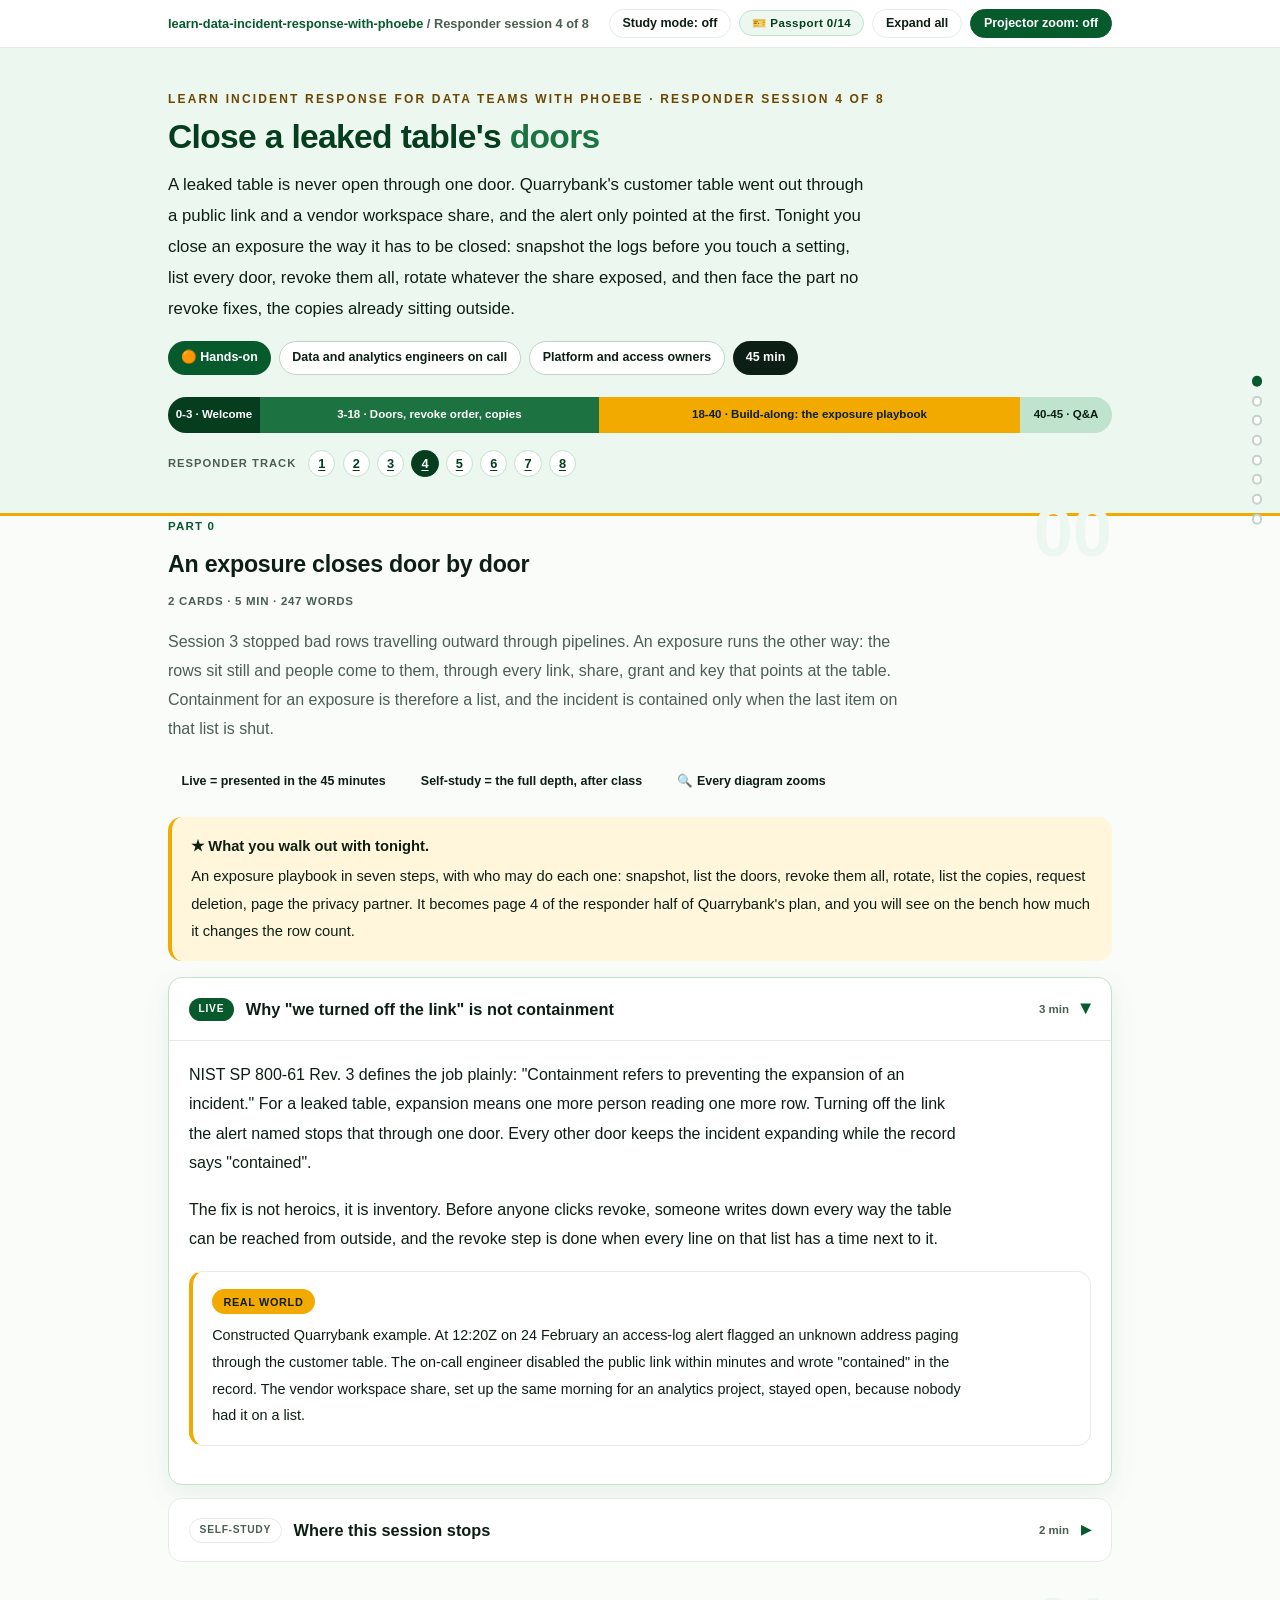
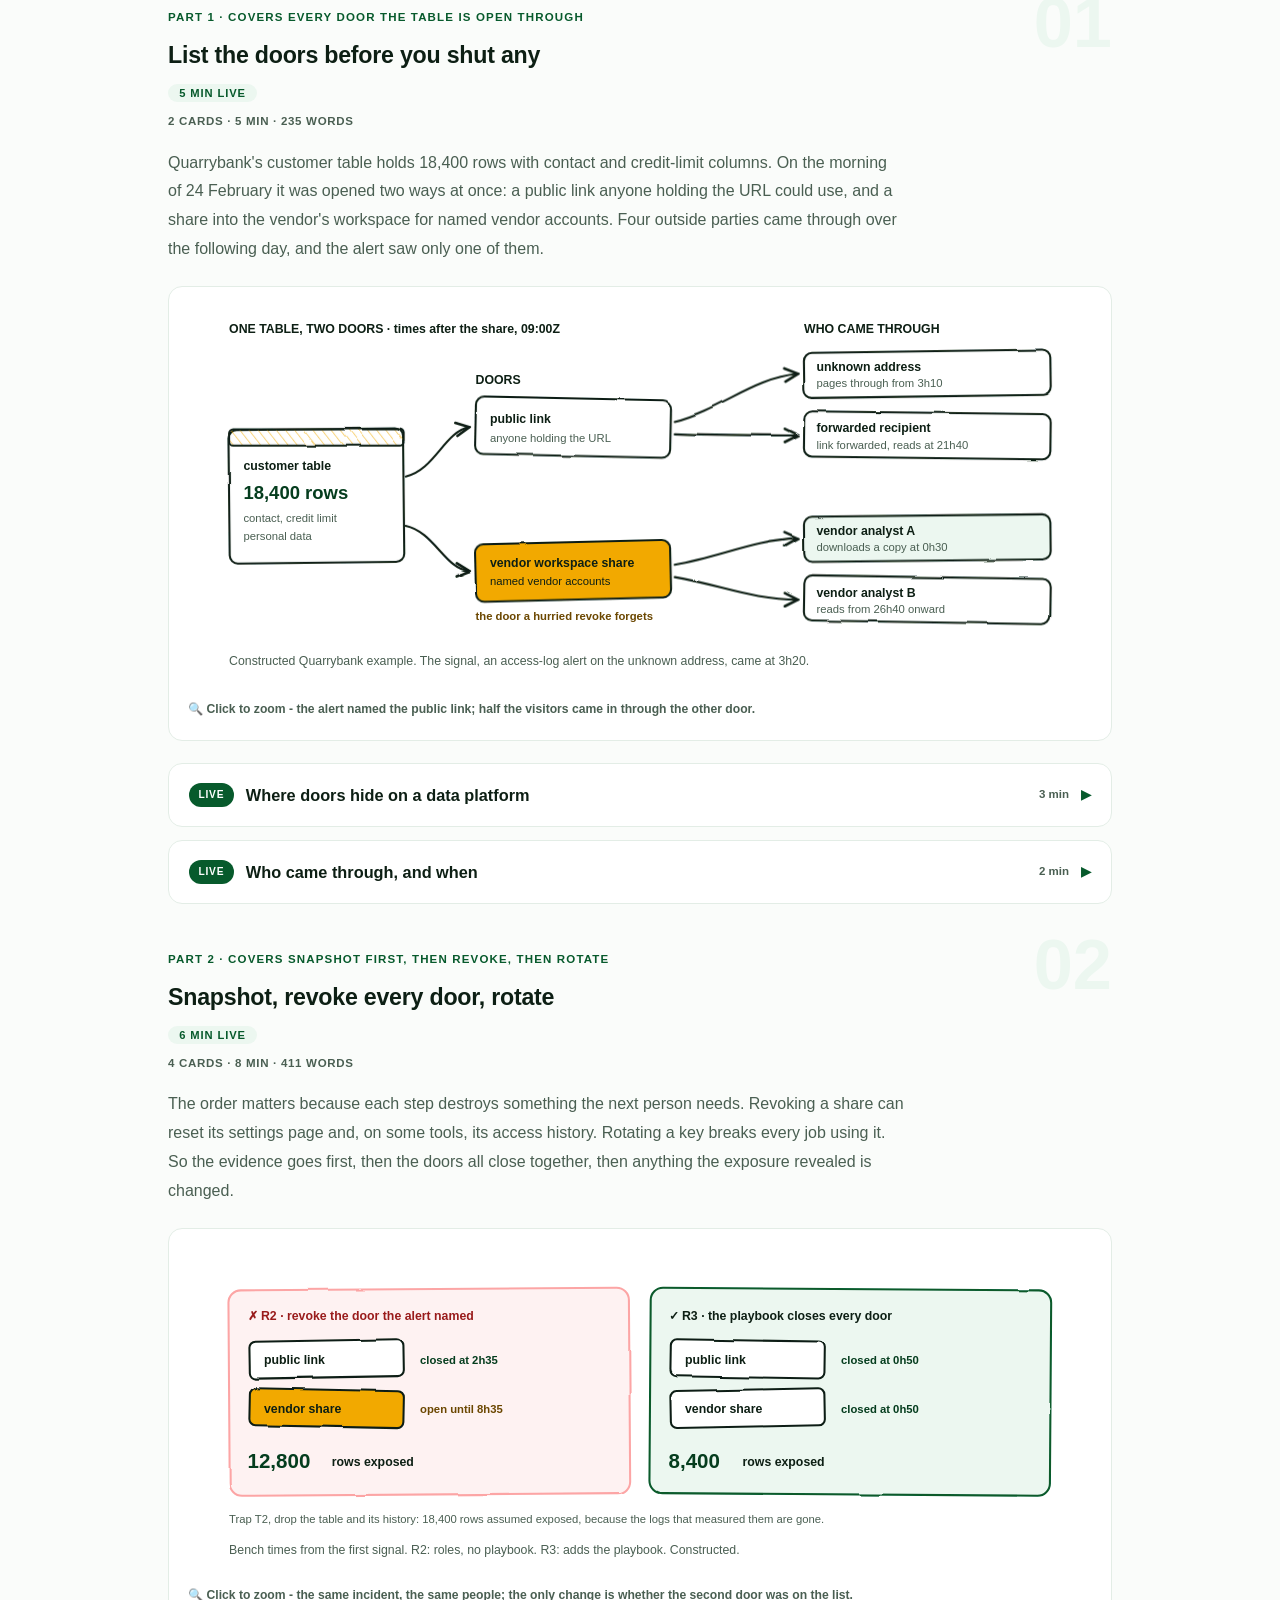
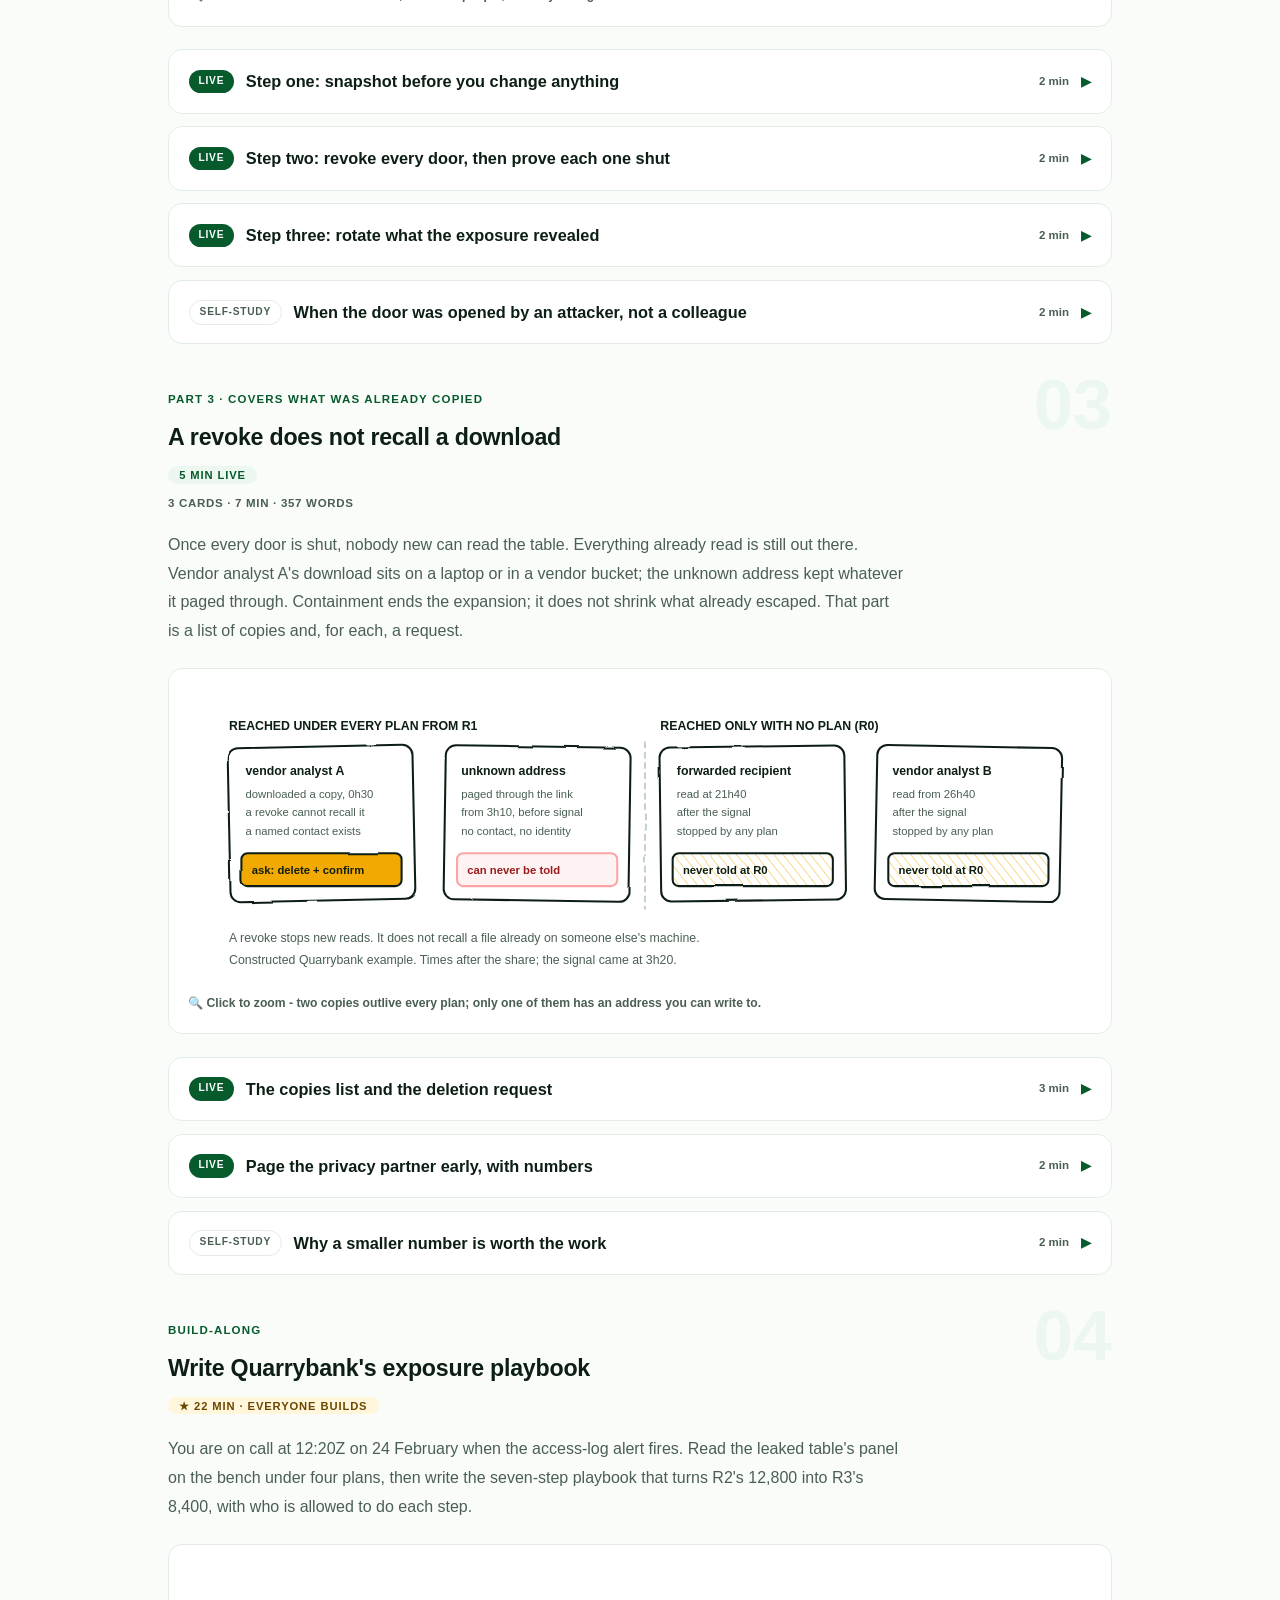
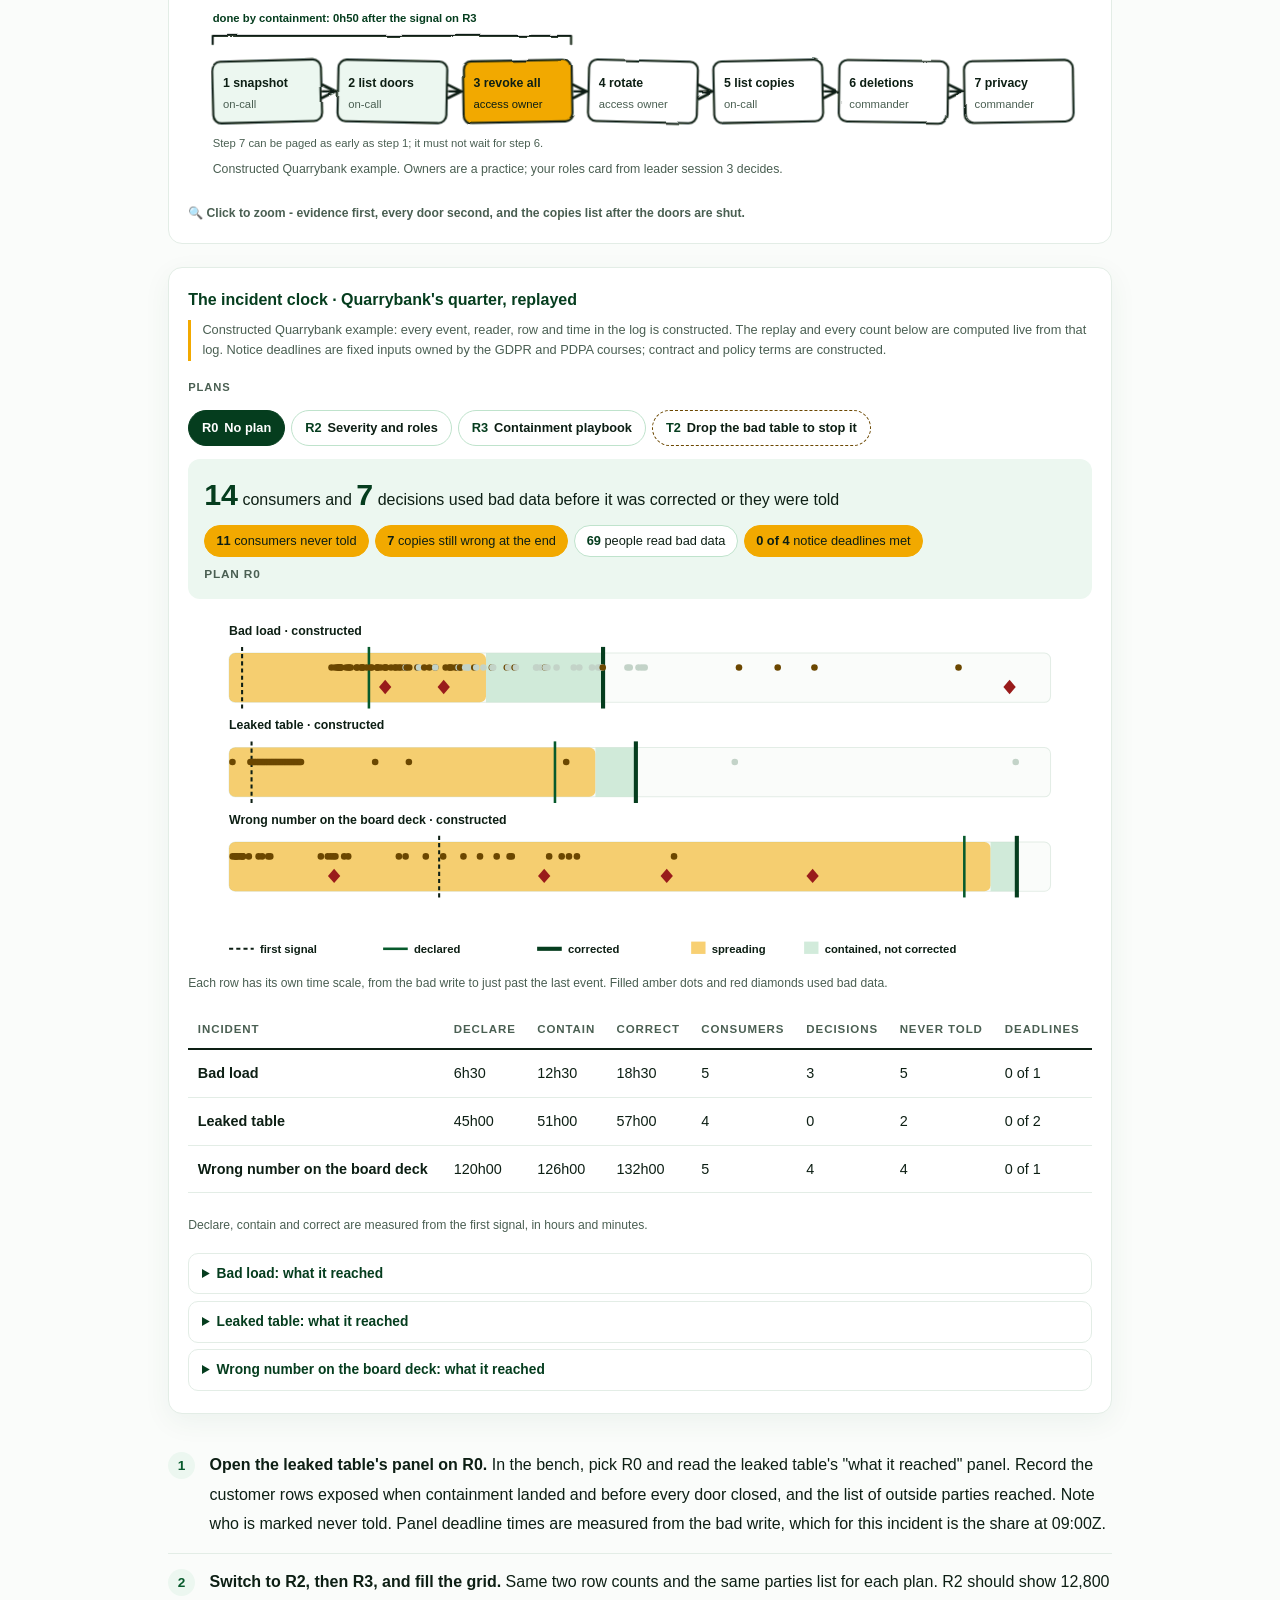
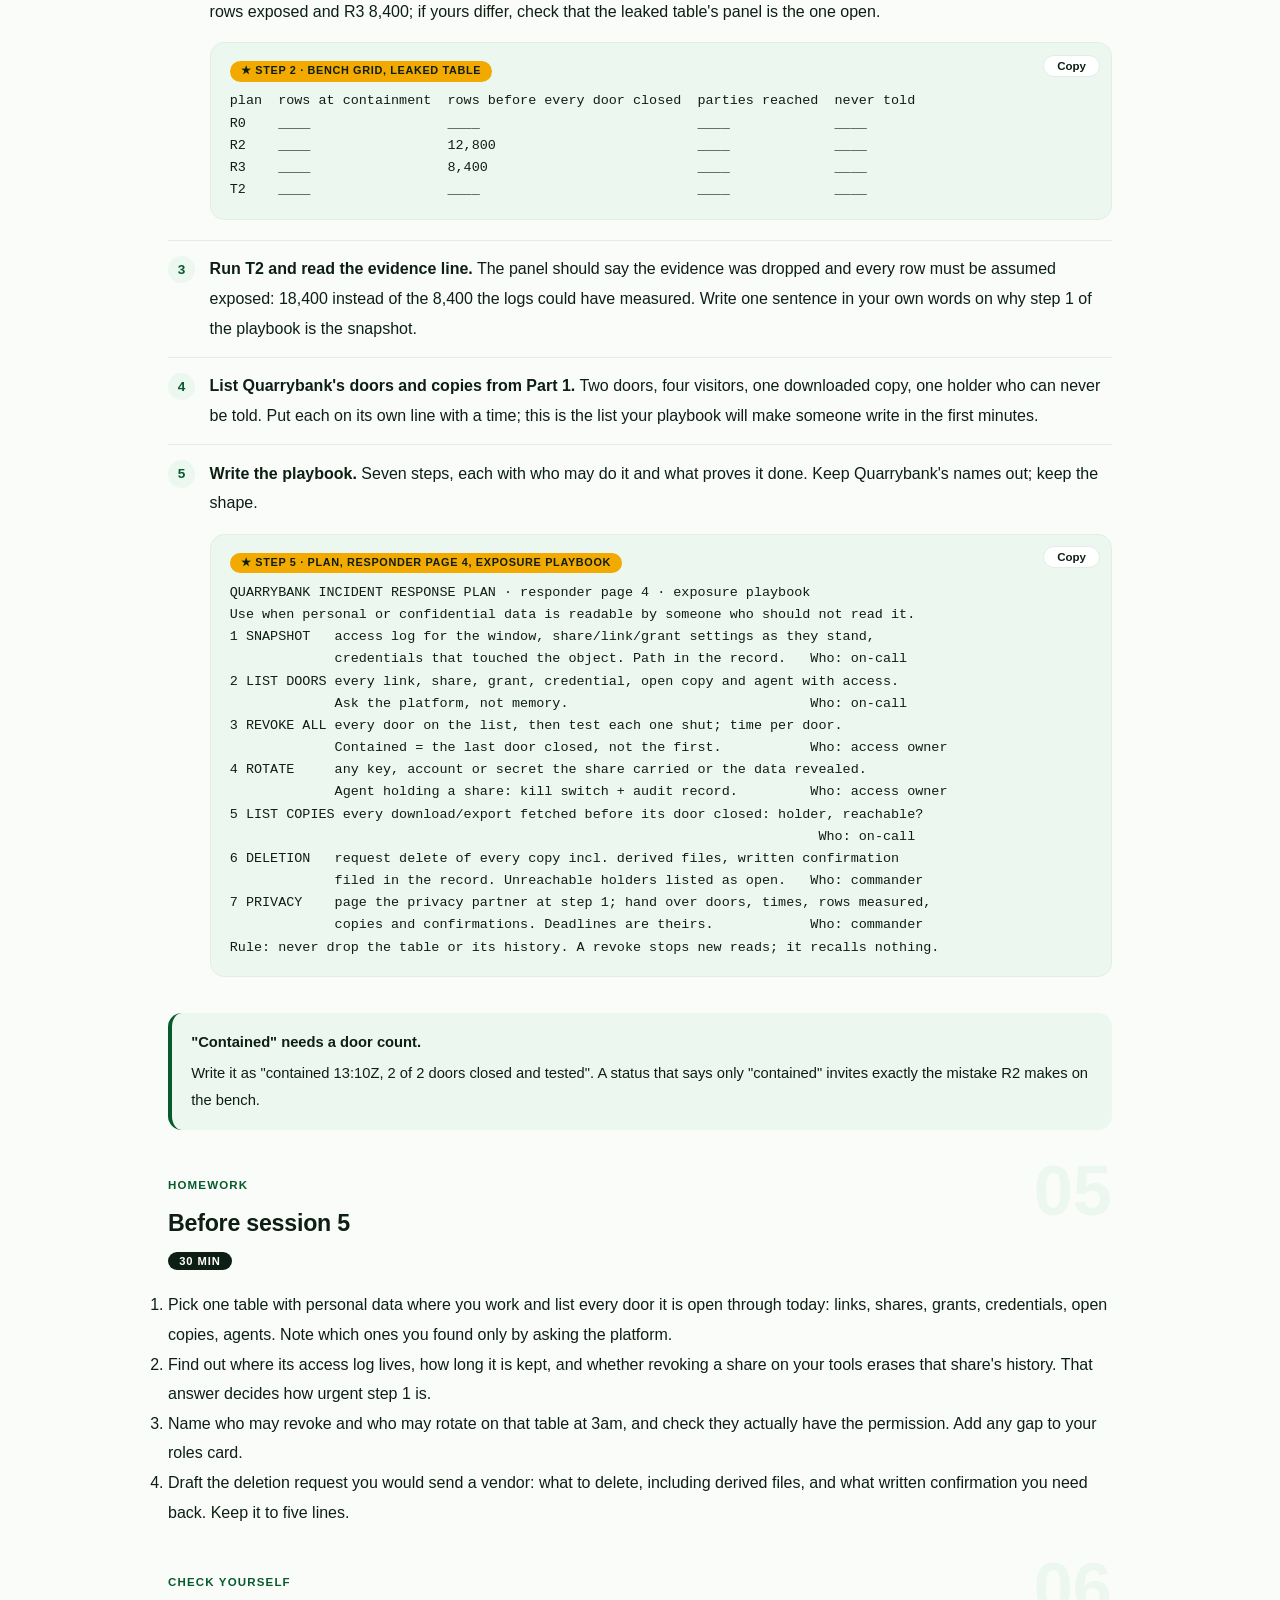
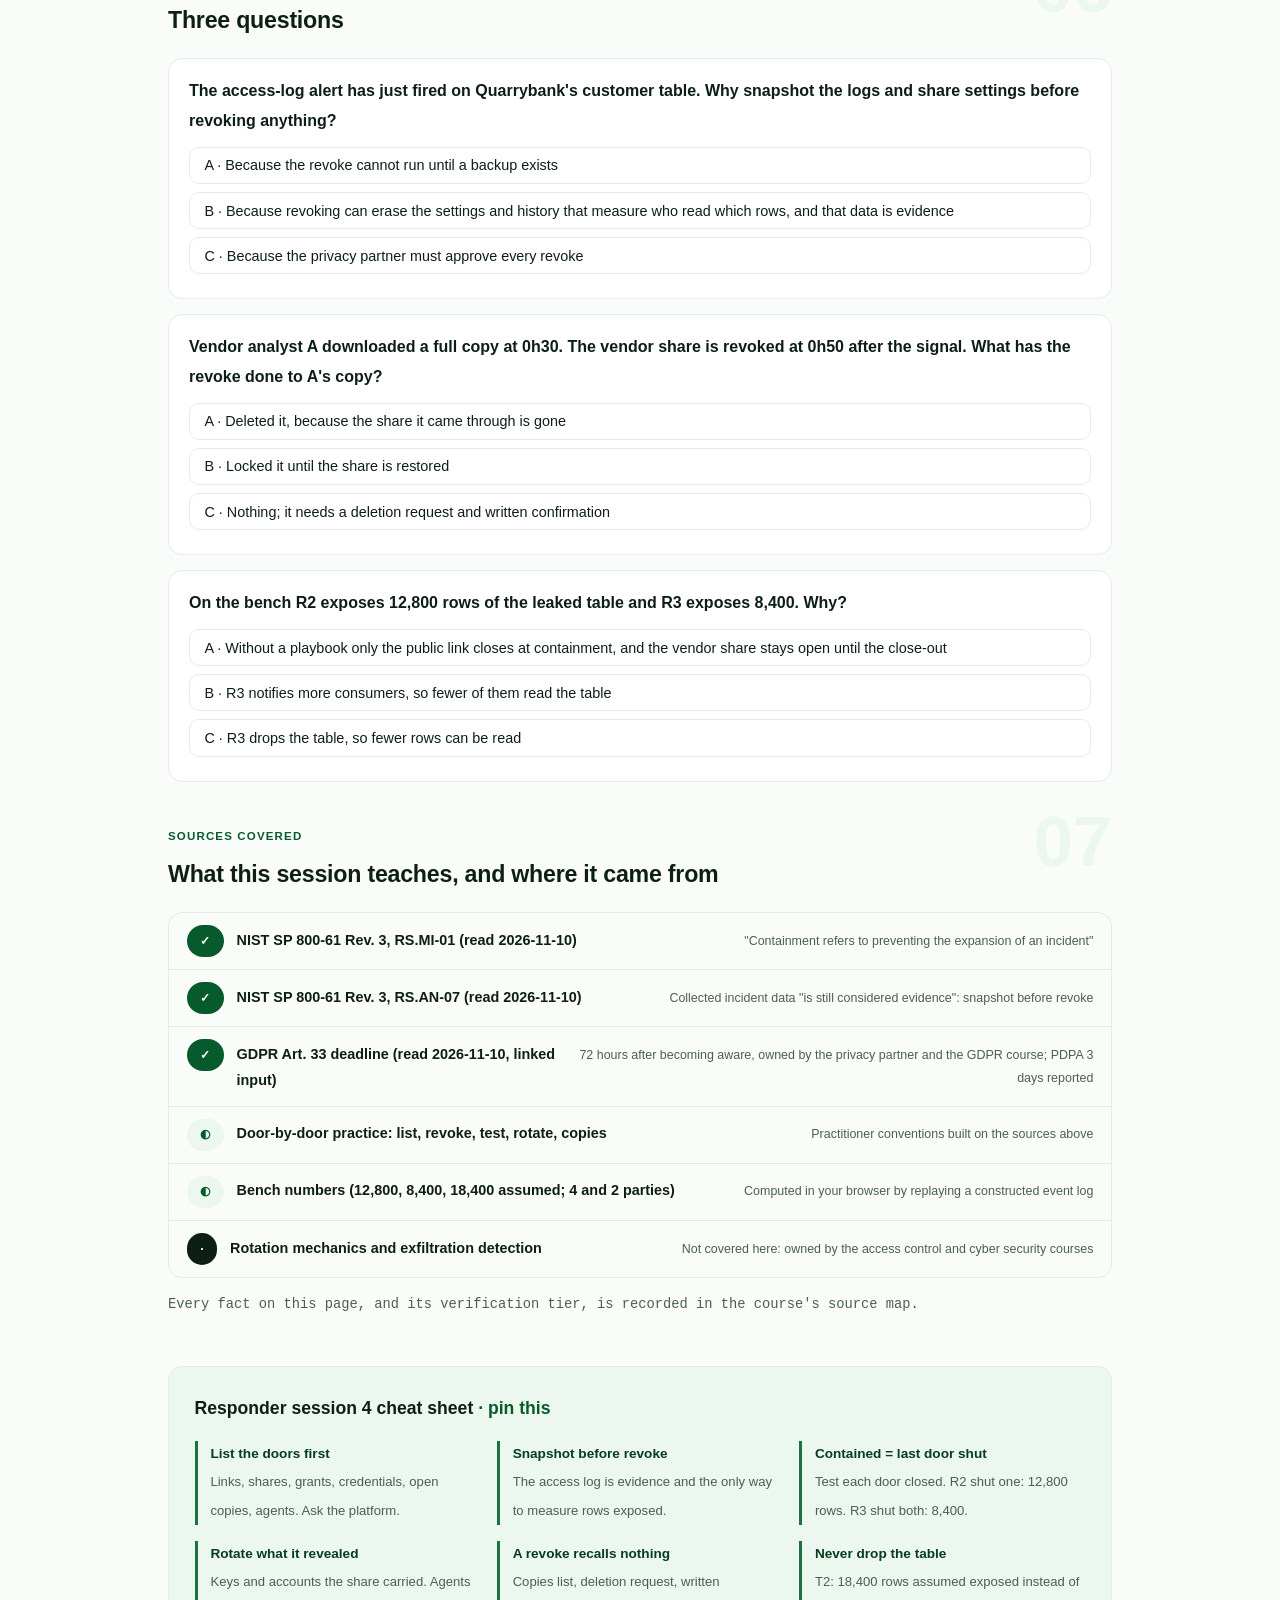
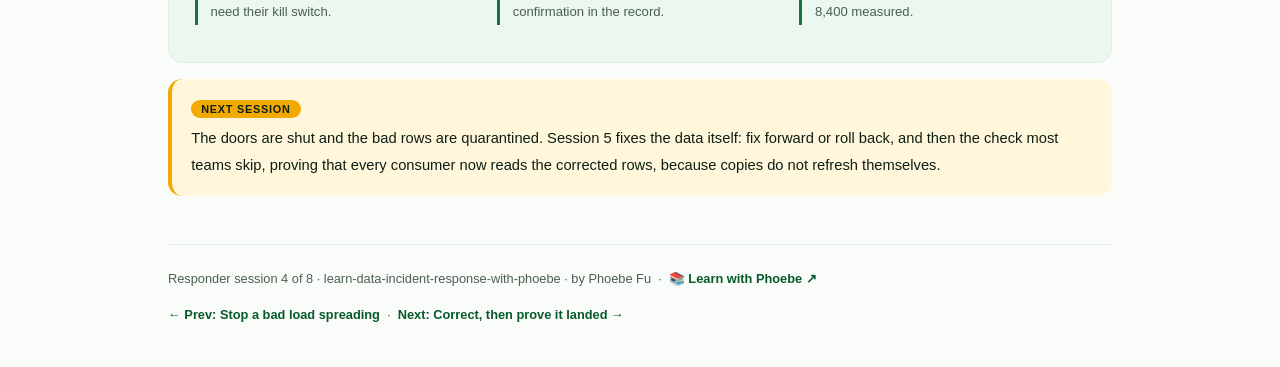
<file: courses/b4-close-a-leaked-tables-doors.html>
<!DOCTYPE html>
<html lang="en">
<head>
<meta charset="UTF-8">
<meta name="viewport" content="width=device-width, initial-scale=1.0">
<!-- social:start -->
<meta name="description" content="Responder session 4 of 8. Close a leaked table door by door: snapshot the logs, revoke every door, rotate what the share exposed, and chase the copies a revoke cannot recall, measured on Quarrybank's leaked customer table.">
<meta property="og:type" content="article">
<meta property="og:site_name" content="Learn with Phoebe">
<meta property="og:title" content="Close a leaked table's doors - learn incident response for data teams with phoebe">
<meta property="og:description" content="Responder session 4 of 8. Snapshot first, revoke every door, rotate, then chase the copies already outside.">
<meta property="og:url" content="https://phoebefu6.github.io/learn-data-incident-response-with-phoebe/courses/b4-close-a-leaked-tables-doors.html">
<meta property="og:image" content="https://phoebefu6.github.io/learn-data-incident-response-with-phoebe/assets/og-cover.png">
<meta property="og:image:width" content="1200">
<meta property="og:image:height" content="630">
<meta name="twitter:card" content="summary_large_image">
<meta name="twitter:title" content="Close a leaked table's doors - learn incident response for data teams with phoebe">
<meta name="twitter:description" content="Closing the door everyone saw is easy. The exposure lives in the door nobody listed.">
<meta name="twitter:image" content="https://phoebefu6.github.io/learn-data-incident-response-with-phoebe/assets/og-cover.png">
<!-- social:end -->
<title>Responder session 4 · Close a leaked table's doors - learn incident response for data teams with phoebe</title>
<link rel="stylesheet" href="../assets/style.css?v=3">
</head>
<body>

<div class="toolbar">
  <div class="wrap">
    <span class="crumb"><a href="../index.html">learn-data-incident-response-with-phoebe</a> / Responder session 4 of 8</span>
    <button class="btn" id="toggle-all" type="button">Expand all</button>
    <button class="btn primary" id="zoom-toggle" type="button">Projector zoom: off</button>
  </div>
</div>

<header class="masthead">
  <div class="wrap">
    <div class="eyebrow">Learn Incident Response for Data Teams with Phoebe · Responder session 4 of 8</div>
    <h1>Close a leaked table's <span class="accent">doors</span></h1>
    <p class="sub">A leaked table is never open through one door. Quarrybank's customer table went out through a public link and a vendor workspace share, and the alert only pointed at the first. Tonight you close an exposure the way it has to be closed: snapshot the logs before you touch a setting, list every door, revoke them all, rotate whatever the share exposed, and then face the part no revoke fixes, the copies already sitting outside.</p>
    <div class="chip-row">
      <span class="chip level">🟠 Hands-on</span>
      <span class="chip audience">Data and analytics engineers on call</span>
      <span class="chip audience">Platform and access owners</span>
      <span class="chip time">45 min</span>
    </div>
    <div class="agenda">
      <span class="a1" style="flex:1">0-3 · Welcome</span>
      <span class="a2" style="flex:4">3-18 · Doors, revoke order, copies</span>
      <span class="a3" style="flex:5">18-40 · Build-along: the exposure playbook</span>
      <span class="a4" style="flex:1">40-45 · Q&amp;A</span>
    </div>
  </div>
</header>

<main class="wrap">

  <!-- ============ INTRO ============ -->
  <section class="section" id="intro">
    <div class="section-kicker">
      <span class="klabel">Part 0</span>
      <h2>An exposure closes door by door</h2>
    </div>
    <p class="lede">Session 3 stopped bad rows travelling outward through pipelines. An exposure runs the other way: the rows sit still and people come to them, through every link, share, grant and key that points at the table. Containment for an exposure is therefore a list, and the incident is contained only when the last item on that list is shut.</p>

    <div class="legend">
      <span class="pill">Live = presented in the 45 minutes</span>
      <span class="pill">Self-study = the full depth, after class</span>
      <span class="pill">🔍 Every diagram zooms</span>
    </div>

    <div class="callout win">
      <p><strong>★ What you walk out with tonight.</strong> An exposure playbook in seven steps, with who may do each one: snapshot, list the doors, revoke them all, rotate, list the copies, request deletion, page the privacy partner. It becomes page 4 of the responder half of Quarrybank's plan, and you will see on the bench how much it changes the row count.</p>
    </div>

    <details class="card" open>
      <summary><span class="mode live">Live</span>Why "we turned off the link" is not containment<span class="mini">3 min</span><span class="caret">▶</span></summary>
      <div class="body">
        <p>NIST SP 800-61 Rev. 3 defines the job plainly: "Containment refers to preventing the expansion of an incident." For a leaked table, expansion means one more person reading one more row. Turning off the link the alert named stops that through one door. Every other door keeps the incident expanding while the record says "contained".</p>
        <p>The fix is not heroics, it is inventory. Before anyone clicks revoke, someone writes down every way the table can be reached from outside, and the revoke step is done when every line on that list has a time next to it.</p>
        <div class="callout example">
          <span class="ex-pill">Real world</span>
          <p>Constructed Quarrybank example. At 12:20Z on 24 February an access-log alert flagged an unknown address paging through the customer table. The on-call engineer disabled the public link within minutes and wrote "contained" in the record. The vendor workspace share, set up the same morning for an analytics project, stayed open, because nobody had it on a list.</p>
        </div>
      </div>
    </details>

    <details class="card">
      <summary><span class="mode self">Self-study</span>Where this session stops<span class="mini">2 min</span><span class="caret">▶</span></summary>
      <div class="body">
        <ul>
          <li><strong>Detecting exfiltration</strong>, the alerting that produced the 12:20Z signal, belongs to the <a href="https://phoebefu6.github.io/learn-cyber-security-with-phoebe/courses/b5-exfiltration-detection.html">cyber security course, exfiltration detection ↗</a>.</li>
          <li><strong>Restoring after a destructive event</strong> belongs to <a href="https://phoebefu6.github.io/learn-cyber-security-with-phoebe/courses/b6-destructive-events.html">cyber security, destructive events ↗</a>.</li>
          <li><strong>How to rotate secrets and keys</strong> belongs to <a href="https://phoebefu6.github.io/learn-data-access-control-with-phoebe/courses/b6-secrets-and-keys.html">access control, secrets and keys ↗</a>.</li>
          <li><strong>Whether and when to notify</strong> is the privacy partner's call. The GDPR and PDPA deadlines arrive here as fixed inputs, taught in their own courses.</li>
        </ul>
        <p>What stays here is the responder's sequence: what to do, in what order, and what to write down as you do it.</p>
      </div>
    </details>
  </section>

  <!-- ============ PART 1 ============ -->
  <section class="section" id="part-1">
    <div class="section-kicker">
      <span class="klabel">Part 1 · covers every door the table is open through</span>
      <h2>List the doors before you shut any</h2>
      <span class="tag concept">5 min live</span>
    </div>
    <p class="lede">Quarrybank's customer table holds 18,400 rows with contact and credit-limit columns. On the morning of 24 February it was opened two ways at once: a public link anyone holding the URL could use, and a share into the vendor's workspace for named vendor accounts. Four outside parties came through over the following day, and the alert saw only one of them.</p>

    <figure class="zoomable">
      <svg viewBox="0 0 880 372" xmlns="http://www.w3.org/2000/svg" role="img" aria-label="Quarrybank's customer table, 18,400 rows, with two doors. Through the public link: an unknown address paging from 3h10 after the share, and the person the link was forwarded to from 21h40. Through the vendor workspace share: vendor analyst A, who downloaded a copy at 0h30, and vendor analyst B from 26h40. The vendor share is the door a hurried revoke forgets. The signal came at 3h20.">
        <defs>
          <filter id="ib4aSk" x="-3%" y="-3%" width="106%" height="106%"><feTurbulence type="fractalNoise" baseFrequency="0.02" numOctaves="2" seed="41" result="n"/><feDisplacementMap in="SourceGraphic" in2="n" scale="2.4" xChannelSelector="R" yChannelSelector="G"/></filter>
          <pattern id="ib4aHc" patternUnits="userSpaceOnUse" width="7" height="7" patternTransform="rotate(-38)"><line x1="0" y1="0" x2="0" y2="7" stroke="#F2A900" stroke-width="1.4" opacity=".7"/></pattern>
          <marker id="ib4aAr" viewBox="0 0 10 10" refX="9" refY="5" markerWidth="8" markerHeight="8" orient="auto"><path d="M1 1 L9 5 L1 9" fill="none" stroke="#0D1F14" stroke-width="1.6" stroke-linecap="round"/></marker>
        </defs>
        <style>
          .ib4aH { font: 800 12px Inter, sans-serif; fill: #0D1F14; }
          .ib4aL { font: 600 12px Inter, sans-serif; fill: #0D1F14; }
          .ib4aS { font: 400 11px Inter, sans-serif; fill: #4A5F52; }
          .ib4aK { font: 400 11px Inter, sans-serif; fill: #0D1F14; }
          .ib4aB { font: 800 11px Inter, sans-serif; fill: #6B4700; }
          .ib4aV { font: 800 18px Inter, sans-serif; fill: #053D1E; }
          .ib4aN { font: 400 12px Inter, sans-serif; fill: #4A5F52; }
        </style>

        <text class="ib4aH" x="40" y="26">ONE TABLE, TWO DOORS · times after the share, 09:00Z</text>
        <text class="ib4aH" x="600" y="26">WHO CAME THROUGH</text>
        <text class="ib4aH" x="280" y="76">DOORS</text>

        <g filter="url(#ib4aSk)" fill="none" stroke="#0D1F14" stroke-width="2" stroke-linecap="round" stroke-linejoin="round">
          <rect x="40" y="120" width="170" height="130" rx="8" fill="#FFFFFF" transform="rotate(-0.6 125 185)"/>
          <rect x="40" y="120" width="170" height="16" rx="4" fill="url(#ib4aHc)"/>
          <path d="M212 166 C240 160 250 122 274 118" marker-end="url(#ib4aAr)"/>
          <path d="M212 214 C240 220 250 256 274 258" marker-end="url(#ib4aAr)"/>
          <rect x="280" y="90" width="190" height="56" rx="8" fill="#FFFFFF" transform="rotate(1.2 375 118)"/>
          <rect x="280" y="230" width="190" height="56" rx="8" fill="#F2A900" transform="rotate(-1.4 375 258)"/>
          <path d="M474 112 C520 100 550 70 594 66" marker-end="url(#ib4aAr)"/>
          <path d="M474 124 C520 126 550 126 594 126" marker-end="url(#ib4aAr)"/>
          <path d="M474 252 C520 244 550 228 594 226" marker-end="url(#ib4aAr)"/>
          <path d="M474 264 C520 272 550 286 594 286" marker-end="url(#ib4aAr)"/>
          <rect x="600" y="44" width="240" height="44" rx="8" fill="#FFFFFF" transform="rotate(-0.8 720 66)"/>
          <rect x="600" y="104" width="240" height="44" rx="8" fill="#FFFFFF" transform="rotate(0.7 720 126)"/>
          <rect x="600" y="204" width="240" height="44" rx="8" fill="#ECF7F0" transform="rotate(-0.6 720 226)"/>
          <rect x="600" y="264" width="240" height="44" rx="8" fill="#FFFFFF" transform="rotate(0.9 720 286)"/>
        </g>

        <text class="ib4aL" x="54" y="160">customer table</text>
        <text class="ib4aV" x="54" y="188">18,400 rows</text>
        <text class="ib4aS" x="54" y="210">contact, credit limit</text>
        <text class="ib4aS" x="54" y="228">personal data</text>

        <text class="ib4aL" x="294" y="114">public link</text>
        <text class="ib4aS" x="294" y="132">anyone holding the URL</text>
        <text class="ib4aL" x="294" y="254">vendor workspace share</text>
        <text class="ib4aK" x="294" y="272">named vendor accounts</text>
        <text class="ib4aB" x="280" y="306">the door a hurried revoke forgets</text>

        <text class="ib4aL" x="612" y="63">unknown address</text>
        <text class="ib4aS" x="612" y="79">pages through from 3h10</text>
        <text class="ib4aL" x="612" y="123">forwarded recipient</text>
        <text class="ib4aS" x="612" y="139">link forwarded, reads at 21h40</text>
        <text class="ib4aL" x="612" y="223">vendor analyst A</text>
        <text class="ib4aS" x="612" y="239">downloads a copy at 0h30</text>
        <text class="ib4aL" x="612" y="283">vendor analyst B</text>
        <text class="ib4aS" x="612" y="299">reads from 26h40 onward</text>

        <text class="ib4aN" x="40" y="350">Constructed Quarrybank example. The signal, an access-log alert on the unknown address, came at 3h20.</text>
      </svg>
      <figcaption>🔍 Click to zoom - the alert named the public link; half the visitors came in through the other door.</figcaption>
    </figure>

    <details class="card">
      <summary><span class="mode live">Live</span>Where doors hide on a data platform<span class="mini">3 min</span><span class="caret">▶</span></summary>
      <div class="body">
        <p>A door is anything that lets someone outside the response read the table without asking you first. On most warehouses and BI tools the list is longer than people expect:</p>
        <ul>
          <li><strong>Links</strong>: public or "anyone with the link" shares on the table, a dashboard over it, or an exported file.</li>
          <li><strong>Shares and grants</strong>: workspace shares to partners or vendors, role grants, data-sharing objects between accounts.</li>
          <li><strong>Credentials</strong>: service accounts, API keys and connection strings that can query it, including the one the vendor's notebook uses.</li>
          <li><strong>Downstream copies that are themselves open</strong>: an extract in a bucket, a cached dashboard, a sandbox someone cloned it into.</li>
          <li><strong>Agents</strong>: an AI agent or automation holding a share to the table can read it on its own schedule.</li>
        </ul>
        <p>Ask the platform, not your memory: list the grants, shares and links on the object, and the credentials that touched it in the access log for the window.</p>
      </div>
    </details>

    <details class="card">
      <summary><span class="mode live">Live</span>Who came through, and when<span class="mini">2 min</span><span class="caret">▶</span></summary>
      <div class="body">
        <div class="callout example">
          <span class="ex-pill">Real world</span>
          <p>Constructed Quarrybank example. Times after the share at 09:00Z. Vendor analyst A downloaded a full copy through the vendor share at 0h30, before anything looked wrong. The unknown address began paging through the public link at 3h10, ten minutes before the alert at 3h20. The person the link had been forwarded to read at 21h40. Vendor analyst B came in through the vendor share from 26h40 onward. Two of the four arrived after the signal, which means a response could have stopped them.</p>
        </div>
      </div>
    </details>
  </section>

  <!-- ============ PART 2 ============ -->
  <section class="section" id="part-2">
    <div class="section-kicker">
      <span class="klabel">Part 2 · covers snapshot first, then revoke, then rotate</span>
      <h2>Snapshot, revoke every door, rotate</h2>
      <span class="tag concept">6 min live</span>
    </div>
    <p class="lede">The order matters because each step destroys something the next person needs. Revoking a share can reset its settings page and, on some tools, its access history. Rotating a key breaks every job using it. So the evidence goes first, then the doors all close together, then anything the exposure revealed is changed.</p>

    <figure class="zoomable">
      <svg viewBox="0 0 880 318" xmlns="http://www.w3.org/2000/svg" role="img" aria-label="Two plans on the bench. Left, R2, severity and roles but no playbook: at containment, 2h35 after the signal, only the public link is closed; the vendor share stays open until the correction at 8h35; 12,800 rows exposed. Right, R3, containment playbook: both doors close at containment, 0h50 after the signal; 8,400 rows exposed. Below: trap T2, dropping the table, leaves 18,400 rows assumed exposed.">
        <defs>
          <filter id="ib4bSk" x="-3%" y="-3%" width="106%" height="106%"><feTurbulence type="fractalNoise" baseFrequency="0.02" numOctaves="2" seed="53" result="n"/><feDisplacementMap in="SourceGraphic" in2="n" scale="2.4" xChannelSelector="R" yChannelSelector="G"/></filter>
        </defs>
        <style>
          .ib4bH { font: 800 12px Inter, sans-serif; fill: #0D1F14; }
          .ib4bR { font: 800 12px Inter, sans-serif; fill: #991B1B; }
          .ib4bL { font: 600 12px Inter, sans-serif; fill: #0D1F14; }
          .ib4bS { font: 400 11px Inter, sans-serif; fill: #4A5F52; }
          .ib4bB { font: 800 11px Inter, sans-serif; fill: #6B4700; }
          .ib4bA { font: 700 11px Inter, sans-serif; fill: #053D1E; }
          .ib4bV { font: 800 20px Inter, sans-serif; fill: #053D1E; }
          .ib4bN { font: 400 12px Inter, sans-serif; fill: #4A5F52; }
        </style>

        <g filter="url(#ib4bSk)" fill="none" stroke="#0D1F14" stroke-width="2" stroke-linecap="round" stroke-linejoin="round">
          <rect x="40" y="40" width="390" height="200" rx="12" fill="#FEF2F2" stroke="#FCA5A5" transform="rotate(-0.4 235 140)"/>
          <rect x="450" y="40" width="390" height="200" rx="12" fill="#ECF7F0" stroke="#075A2C" transform="rotate(0.4 645 140)"/>
          <rect x="60" y="90" width="150" height="36" rx="6" fill="#FFFFFF" transform="rotate(-1 135 108)"/>
          <rect x="60" y="138" width="150" height="36" rx="6" fill="#F2A900" transform="rotate(1.2 135 156)"/>
          <rect x="470" y="90" width="150" height="36" rx="6" fill="#FFFFFF" transform="rotate(0.9 545 108)"/>
          <rect x="470" y="138" width="150" height="36" rx="6" fill="#FFFFFF" transform="rotate(-1.1 545 156)"/>
        </g>

        <text class="ib4bR" x="58" y="70">✗ R2 · revoke the door the alert named</text>
        <text class="ib4bL" x="74" y="113">public link</text>
        <text class="ib4bA" x="226" y="113">closed at 2h35</text>
        <text class="ib4bL" x="74" y="161">vendor share</text>
        <text class="ib4bB" x="226" y="161">open until 8h35</text>
        <text class="ib4bV" x="58" y="214">12,800</text>
        <text class="ib4bL" x="140" y="212">rows exposed</text>

        <text class="ib4bH" x="468" y="70">✓ R3 · the playbook closes every door</text>
        <text class="ib4bL" x="484" y="113">public link</text>
        <text class="ib4bA" x="636" y="113">closed at 0h50</text>
        <text class="ib4bL" x="484" y="161">vendor share</text>
        <text class="ib4bA" x="636" y="161">closed at 0h50</text>
        <text class="ib4bV" x="468" y="214">8,400</text>
        <text class="ib4bL" x="540" y="212">rows exposed</text>

        <text class="ib4bS" x="40" y="268">Trap T2, drop the table and its history: 18,400 rows assumed exposed, because the logs that measured them are gone.</text>
        <text class="ib4bN" x="40" y="298">Bench times from the first signal. R2: roles, no playbook. R3: adds the playbook. Constructed.</text>
      </svg>
      <figcaption>🔍 Click to zoom - the same incident, the same people; the only change is whether the second door was on the list.</figcaption>
    </figure>

    <details class="card">
      <summary><span class="mode live">Live</span>Step one: snapshot before you change anything<span class="mini">2 min</span><span class="caret">▶</span></summary>
      <div class="body">
        <p>Copy the access log for the window, the share and link settings as they stand (who, what scope, created when, by whom), and the list of credentials that touched the table. Put them in the protected evidence location from session 1 and write the path in the record.</p>
        <p>NIST RS.AN-07 is the reason this is not optional: collected incident data "is still considered evidence" even without a formal chain of custody. The access log is also the only thing that turns "every row may have leaked" into a measured number. Session 1's trap showed the cost of losing it, and the bench prints it again tonight.</p>
      </div>
    </details>

    <details class="card">
      <summary><span class="mode live">Live</span>Step two: revoke every door, then prove each one shut<span class="mini">2 min</span><span class="caret">▶</span></summary>
      <div class="body">
        <p>Work down the list from Part 1. For each door write the time it closed and how you know: a failed test request through the old link, the share listing now empty, the grant gone from the role. A door is closed when a test says so, not when a button was clicked.</p>
        <div class="callout example">
          <span class="ex-pill">Real world</span>
          <p>Constructed Quarrybank example, measured on the bench. With severity and roles but no playbook (R2), containment lands 2h35 after the signal and closes only the public link; the vendor share stays open until the correction at 8h35, and 12,800 rows end up exposed. With the containment playbook (R3), both doors close at 0h50 and the count is 8,400. The bench models these times by stated rules: a playbook makes containment faster and makes it cover every door.</p>
        </div>
      </div>
    </details>

    <details class="card">
      <summary><span class="mode live">Live</span>Step three: rotate what the exposure revealed<span class="mini">2 min</span><span class="caret">▶</span></summary>
      <div class="body">
        <p>Revoking stops access through a door. It does not change anything the people who came through already learned. If the share carried a service account, a connection string or an API key, or if the table itself held anything that works as a credential, it has to be rotated. The mechanics of rotation, and keeping jobs alive while you do it, belong to <a href="https://phoebefu6.github.io/learn-data-access-control-with-phoebe/courses/b6-secrets-and-keys.html">access control, secrets and keys ↗</a>.</p>
        <p>If an AI agent or automation holds the share, revoking a human's access does not stop it. Use the agent's kill switch and pull its audit record: <a href="https://phoebefu6.github.io/learn-agent-secrets-access-with-phoebe/courses/06-prove-what-it-did.html">agent secrets and access, prove what it did ↗</a>.</p>
      </div>
    </details>

    <details class="card">
      <summary><span class="mode self">Self-study</span>When the door was opened by an attacker, not a colleague<span class="mini">2 min</span><span class="caret">▶</span></summary>
      <div class="body">
        <p>Quarrybank's doors were opened by staff on purpose and stayed open by mistake. If the access log suggests someone created a door you did not, the incident is also a security incident: detection of exfiltration is covered in <a href="https://phoebefu6.github.io/learn-cyber-security-with-phoebe/courses/b5-exfiltration-detection.html">cyber security, exfiltration detection ↗</a>, and restoring after anything was altered or destroyed in <a href="https://phoebefu6.github.io/learn-cyber-security-with-phoebe/courses/b6-destructive-events.html">cyber security, destructive events ↗</a>. Your sequence does not change; the security team joins the room.</p>
      </div>
    </details>
  </section>

  <!-- ============ PART 3 ============ -->
  <section class="section" id="part-3">
    <div class="section-kicker">
      <span class="klabel">Part 3 · covers what was already copied</span>
      <h2>A revoke does not recall a download</h2>
      <span class="tag concept">5 min live</span>
    </div>
    <p class="lede">Once every door is shut, nobody new can read the table. Everything already read is still out there. Vendor analyst A's download sits on a laptop or in a vendor bucket; the unknown address kept whatever it paged through. Containment ends the expansion; it does not shrink what already escaped. That part is a list of copies and, for each, a request.</p>

    <figure class="zoomable">
      <svg viewBox="0 0 880 286" xmlns="http://www.w3.org/2000/svg" role="img" aria-label="The copies outside, by holder. Reached under every plan from R1: vendor analyst A, holding a downloaded copy from 0h30, who can be asked to delete it and confirm; and the unknown address, which paged through the link from 3h10 and can never be told. Reached only with no plan, R0: the forwarded recipient at 21h40 and vendor analyst B from 26h40, both never told at R0.">
        <defs>
          <filter id="ib4cSk" x="-3%" y="-3%" width="106%" height="106%"><feTurbulence type="fractalNoise" baseFrequency="0.02" numOctaves="2" seed="67" result="n"/><feDisplacementMap in="SourceGraphic" in2="n" scale="2.4" xChannelSelector="R" yChannelSelector="G"/></filter>
          <pattern id="ib4cHc" patternUnits="userSpaceOnUse" width="7" height="7" patternTransform="rotate(-38)"><line x1="0" y1="0" x2="0" y2="7" stroke="#F2A900" stroke-width="1.4" opacity=".6"/></pattern>
        </defs>
        <style>
          .ib4cH { font: 800 12px Inter, sans-serif; fill: #0D1F14; }
          .ib4cL { font: 600 12px Inter, sans-serif; fill: #0D1F14; }
          .ib4cS { font: 400 11px Inter, sans-serif; fill: #4A5F52; }
          .ib4cK { font: 800 11px Inter, sans-serif; fill: #0D1F14; }
          .ib4cR { font: 800 11px Inter, sans-serif; fill: #991B1B; }
          .ib4cN { font: 400 12px Inter, sans-serif; fill: #4A5F52; }
        </style>

        <text class="ib4cH" x="40" y="40">REACHED UNDER EVERY PLAN FROM R1</text>
        <text class="ib4cH" x="460" y="40">REACHED ONLY WITH NO PLAN (R0)</text>

        <g filter="url(#ib4cSk)" fill="none" stroke="#0D1F14" stroke-width="2" stroke-linecap="round" stroke-linejoin="round">
          <rect x="40" y="56" width="180" height="150" rx="10" fill="#FFFFFF" transform="rotate(-1.2 130 131)"/>
          <rect x="250" y="56" width="180" height="150" rx="10" fill="#FFFFFF" transform="rotate(0.9 340 131)"/>
          <path d="M445 52 L445 214" stroke="#C3D3C8" stroke-dasharray="5 5"/>
          <rect x="460" y="56" width="180" height="150" rx="10" fill="#FFFFFF" transform="rotate(-0.7 550 131)"/>
          <rect x="670" y="56" width="180" height="150" rx="10" fill="#FFFFFF" transform="rotate(1.1 760 131)"/>
          <rect x="52" y="160" width="156" height="32" rx="6" fill="#F2A900"/>
          <rect x="262" y="160" width="156" height="32" rx="6" fill="#FEF2F2" stroke="#FCA5A5"/>
          <rect x="472" y="160" width="156" height="32" rx="6" fill="url(#ib4cHc)"/>
          <rect x="682" y="160" width="156" height="32" rx="6" fill="url(#ib4cHc)"/>
        </g>

        <text class="ib4cL" x="56" y="84">vendor analyst A</text>
        <text class="ib4cS" x="56" y="106">downloaded a copy, 0h30</text>
        <text class="ib4cS" x="56" y="124">a revoke cannot recall it</text>
        <text class="ib4cS" x="56" y="142">a named contact exists</text>
        <text class="ib4cK" x="62" y="180">ask: delete + confirm</text>

        <text class="ib4cL" x="266" y="84">unknown address</text>
        <text class="ib4cS" x="266" y="106">paged through the link</text>
        <text class="ib4cS" x="266" y="124">from 3h10, before signal</text>
        <text class="ib4cS" x="266" y="142">no contact, no identity</text>
        <text class="ib4cR" x="272" y="180">can never be told</text>

        <text class="ib4cL" x="476" y="84">forwarded recipient</text>
        <text class="ib4cS" x="476" y="106">read at 21h40</text>
        <text class="ib4cS" x="476" y="124">after the signal</text>
        <text class="ib4cS" x="476" y="142">stopped by any plan</text>
        <text class="ib4cK" x="482" y="180">never told at R0</text>

        <text class="ib4cL" x="686" y="84">vendor analyst B</text>
        <text class="ib4cS" x="686" y="106">read from 26h40</text>
        <text class="ib4cS" x="686" y="124">after the signal</text>
        <text class="ib4cS" x="686" y="142">stopped by any plan</text>
        <text class="ib4cK" x="692" y="180">never told at R0</text>

        <text class="ib4cN" x="40" y="246">A revoke stops new reads. It does not recall a file already on someone else's machine.</text>
        <text class="ib4cN" x="40" y="268">Constructed Quarrybank example. Times after the share; the signal came at 3h20.</text>
      </svg>
      <figcaption>🔍 Click to zoom - two copies outlive every plan; only one of them has an address you can write to.</figcaption>
    </figure>

    <details class="card">
      <summary><span class="mode live">Live</span>The copies list and the deletion request<span class="mini">3 min</span><span class="caret">▶</span></summary>
      <div class="body">
        <p>Build the copies list from the snapshot: every download, export and query result fetched through a door before it closed, with who holds it and whether you can reach them. For each reachable holder, the request is specific: delete every copy, including derived files and backups, and confirm in writing when it is done. The confirmation goes in the evidence section of the record.</p>
        <p>Some holders cannot be reached. The bench marks the unknown address not notifiable, and no plan changes that. Write it down as an open exposure, with what it read, so the privacy partner can weigh it.</p>
        <div class="callout example">
          <span class="ex-pill">Real world</span>
          <p>Constructed Quarrybank example, measured on the bench. With no plan (R0) the leak reaches 4 outside parties and 2 are never told: vendor analyst B and the forwarded recipient. With a declare rule or any later plan, 2 parties are reached, vendor analyst A and the unknown address, both before or near the 3h20 signal. Those two are the floor: what happens before the first signal is detection's problem, not the responder's.</p>
        </div>
      </div>
    </details>

    <details class="card">
      <summary><span class="mode live">Live</span>Page the privacy partner early, with numbers<span class="mini">2 min</span><span class="caret">▶</span></summary>
      <div class="body">
        <p>Customer contact and credit-limit columns are personal data, so a notice clock may be running. Under GDPR Art. 33 the controller notifies the authority "not later than 72 hours after having become aware of it", where feasible; Singapore's PDPA is reported to require notice to the PDPC no later than 3 calendar days after determining the breach is notifiable. Neither rule is yours to interpret. Your job is to hand the privacy partner, early, the inputs they need: when each door opened and closed, the rows measured exposed, who holds copies and who has confirmed deletion.</p>
        <p>The law and the notice itself live in <a href="https://phoebefu6.github.io/learn-gdpr-with-phoebe/courses/b7-breach-response.html">GDPR breach response ↗</a>, <a href="https://phoebefu6.github.io/learn-pdpa-dnc-with-phoebe/courses/b7-breach-response.html">PDPA breach response ↗</a> and <a href="https://phoebefu6.github.io/learn-data-governance-with-phoebe/courses/05-protection-and-breach.html">data governance, protection and breach ↗</a>.</p>
      </div>
    </details>

    <details class="card">
      <summary><span class="mode self">Self-study</span>Why a smaller number is worth the work<span class="mini">2 min</span><span class="caret">▶</span></summary>
      <div class="body">
        <p>18,400, 12,800 and 8,400 are three answers to the same question from the same incident. Each one changes who has to be told, what the notice says and how the board hears it. Practice among responders is to treat a measured number as the most valuable thing the exposure response produces after the closed doors themselves, because every downstream decision is sized by it.</p>
      </div>
    </details>
  </section>

  <!-- ============ DEMO ============ -->
  <section class="section" id="demo-1">
    <div class="section-kicker">
      <span class="klabel">Build-along</span>
      <h2>Write Quarrybank's exposure playbook</h2>
      <span class="tag demo">★ 22 min · everyone builds</span>
    </div>
    <p class="lede">You are on call at 12:20Z on 24 February when the access-log alert fires. Read the leaked table's panel on the bench under four plans, then write the seven-step playbook that turns R2's 12,800 into R3's 8,400, with who is allowed to do each step.</p>

    <figure class="zoomable">
      <svg viewBox="0 0 880 222" xmlns="http://www.w3.org/2000/svg" role="img" aria-label="The exposure playbook as seven steps in order with an owner for each: 1 snapshot, on-call; 2 list doors, on-call; 3 revoke all, access owner; 4 rotate, access owner; 5 list copies, on-call; 6 deletion requests, commander; 7 privacy partner paged, commander. Steps 1 to 3 are done by containment, 0h50 after the signal on R3.">
        <defs>
          <filter id="ib4dSk" x="-3%" y="-3%" width="106%" height="106%"><feTurbulence type="fractalNoise" baseFrequency="0.02" numOctaves="2" seed="79" result="n"/><feDisplacementMap in="SourceGraphic" in2="n" scale="2.4" xChannelSelector="R" yChannelSelector="G"/></filter>
          <marker id="ib4dAr" viewBox="0 0 10 10" refX="9" refY="5" markerWidth="8" markerHeight="8" orient="auto"><path d="M1 1 L9 5 L1 9" fill="none" stroke="#0D1F14" stroke-width="1.6" stroke-linecap="round"/></marker>
        </defs>
        <style>
          .ib4dL { font: 600 12px Inter, sans-serif; fill: #0D1F14; }
          .ib4dS { font: 400 11px Inter, sans-serif; fill: #4A5F52; }
          .ib4dK { font: 400 11px Inter, sans-serif; fill: #0D1F14; }
          .ib4dA { font: 700 11px Inter, sans-serif; fill: #053D1E; }
          .ib4dN { font: 400 12px Inter, sans-serif; fill: #4A5F52; }
        </style>

        <text class="ib4dA" x="24" y="56">done by containment: 0h50 after the signal on R3</text>

        <g filter="url(#ib4dSk)" fill="none" stroke="#0D1F14" stroke-width="2" stroke-linecap="round" stroke-linejoin="round">
          <path d="M24 78 L24 70 L374 70 L374 78"/>
          <rect x="24" y="94" width="106" height="60" rx="8" fill="#ECF7F0" transform="rotate(-1.5 77 124)"/>
          <rect x="146" y="94" width="106" height="60" rx="8" fill="#ECF7F0" transform="rotate(1.2 199 124)"/>
          <rect x="268" y="94" width="106" height="60" rx="8" fill="#F2A900" transform="rotate(-1 321 124)"/>
          <rect x="390" y="94" width="106" height="60" rx="8" fill="#FFFFFF" transform="rotate(1.4 443 124)"/>
          <rect x="512" y="94" width="106" height="60" rx="8" fill="#FFFFFF" transform="rotate(-1.2 565 124)"/>
          <rect x="634" y="94" width="106" height="60" rx="8" fill="#FFFFFF" transform="rotate(0.8 687 124)"/>
          <rect x="756" y="94" width="106" height="60" rx="8" fill="#FFFFFF" transform="rotate(-0.9 809 124)"/>
          <path d="M132 124 L144 124" marker-end="url(#ib4dAr)"/>
          <path d="M254 124 L266 124" marker-end="url(#ib4dAr)"/>
          <path d="M376 124 L388 124" marker-end="url(#ib4dAr)"/>
          <path d="M498 124 L510 124" marker-end="url(#ib4dAr)"/>
          <path d="M620 124 L632 124" marker-end="url(#ib4dAr)"/>
          <path d="M742 124 L754 124" marker-end="url(#ib4dAr)"/>
        </g>

        <text class="ib4dL" x="34" y="120">1 snapshot</text>
        <text class="ib4dS" x="34" y="140">on-call</text>
        <text class="ib4dL" x="156" y="120">2 list doors</text>
        <text class="ib4dS" x="156" y="140">on-call</text>
        <text class="ib4dL" x="278" y="120">3 revoke all</text>
        <text class="ib4dK" x="278" y="140">access owner</text>
        <text class="ib4dL" x="400" y="120">4 rotate</text>
        <text class="ib4dS" x="400" y="140">access owner</text>
        <text class="ib4dL" x="522" y="120">5 list copies</text>
        <text class="ib4dS" x="522" y="140">on-call</text>
        <text class="ib4dL" x="644" y="120">6 deletions</text>
        <text class="ib4dS" x="644" y="140">commander</text>
        <text class="ib4dL" x="766" y="120">7 privacy</text>
        <text class="ib4dS" x="766" y="140">commander</text>

        <text class="ib4dS" x="24" y="178">Step 7 can be paged as early as step 1; it must not wait for step 6.</text>
        <text class="ib4dN" x="24" y="204">Constructed Quarrybank example. Owners are a practice; your roles card from leader session 3 decides.</text>
      </svg>
      <figcaption>🔍 Click to zoom - evidence first, every door second, and the copies list after the doors are shut.</figcaption>
    </figure>

    <div data-ird-bench="lite" data-presets="r0,r2,r3,t2" data-start="r0"></div>

    <div class="steps">
      <div class="step">
        <p><strong>Open the leaked table's panel on R0.</strong> In the bench, pick R0 and read the leaked table's "what it reached" panel. Record the customer rows exposed when containment landed and before every door closed, and the list of outside parties reached. Note who is marked never told. Panel deadline times are measured from the bad write, which for this incident is the share at 09:00Z.</p>
      </div>
      <div class="step">
        <p><strong>Switch to R2, then R3, and fill the grid.</strong> Same two row counts and the same parties list for each plan. R2 should show 12,800 rows exposed and R3 8,400; if yours differ, check that the leaked table's panel is the one open.</p>
        <div class="prompt-box good"><span class="label">★ Step 2 · bench grid, leaked table</span>plan  rows at containment  rows before every door closed  parties reached  never told
R0    ____                 ____                           ____             ____
R2    ____                 12,800                         ____             ____
R3    ____                 8,400                          ____             ____
T2    ____                 ____                           ____             ____</div>
      </div>
      <div class="step">
        <p><strong>Run T2 and read the evidence line.</strong> The panel should say the evidence was dropped and every row must be assumed exposed: 18,400 instead of the 8,400 the logs could have measured. Write one sentence in your own words on why step 1 of the playbook is the snapshot.</p>
      </div>
      <div class="step">
        <p><strong>List Quarrybank's doors and copies from Part 1.</strong> Two doors, four visitors, one downloaded copy, one holder who can never be told. Put each on its own line with a time; this is the list your playbook will make someone write in the first minutes.</p>
      </div>
      <div class="step">
        <p><strong>Write the playbook.</strong> Seven steps, each with who may do it and what proves it done. Keep Quarrybank's names out; keep the shape.</p>
        <div class="prompt-box good"><span class="label">★ Step 5 · plan, responder page 4, exposure playbook</span>QUARRYBANK INCIDENT RESPONSE PLAN · responder page 4 · exposure playbook
Use when personal or confidential data is readable by someone who should not read it.
1 SNAPSHOT   access log for the window, share/link/grant settings as they stand,
             credentials that touched the object. Path in the record.   Who: on-call
2 LIST DOORS every link, share, grant, credential, open copy and agent with access.
             Ask the platform, not memory.                              Who: on-call
3 REVOKE ALL every door on the list, then test each one shut; time per door.
             Contained = the last door closed, not the first.           Who: access owner
4 ROTATE     any key, account or secret the share carried or the data revealed.
             Agent holding a share: kill switch + audit record.         Who: access owner
5 LIST COPIES every download/export fetched before its door closed: holder, reachable?
                                                                         Who: on-call
6 DELETION   request delete of every copy incl. derived files, written confirmation
             filed in the record. Unreachable holders listed as open.   Who: commander
7 PRIVACY    page the privacy partner at step 1; hand over doors, times, rows measured,
             copies and confirmations. Deadlines are theirs.            Who: commander
Rule: never drop the table or its history. A revoke stops new reads; it recalls nothing.</div>
      </div>
    </div>

    <div class="callout tip">
      <p><strong>"Contained" needs a door count.</strong> Write it as "contained 13:10Z, 2 of 2 doors closed and tested". A status that says only "contained" invites exactly the mistake R2 makes on the bench.</p>
    </div>
  </section>

  <!-- ============ HOMEWORK ============ -->
  <section class="section" id="exercise">
    <div class="section-kicker">
      <span class="klabel">Homework</span>
      <h2>Before session 5</h2>
      <span class="tag exercise">30 min</span>
    </div>
    <ol>
      <li>Pick one table with personal data where you work and list every door it is open through today: links, shares, grants, credentials, open copies, agents. Note which ones you found only by asking the platform.</li>
      <li>Find out where its access log lives, how long it is kept, and whether revoking a share on your tools erases that share's history. That answer decides how urgent step 1 is.</li>
      <li>Name who may revoke and who may rotate on that table at 3am, and check they actually have the permission. Add any gap to your roles card.</li>
      <li>Draft the deletion request you would send a vendor: what to delete, including derived files, and what written confirmation you need back. Keep it to five lines.</li>
    </ol>
  </section>

  <!-- ============ QUIZ ============ -->
  <section class="section" id="quiz">
    <div class="section-kicker">
      <span class="klabel">Check yourself</span>
      <h2>Three questions</h2>
    </div>

    <div class="quiz-q" data-answer="1">
      <p class="qtext">The access-log alert has just fired on Quarrybank's customer table. Why snapshot the logs and share settings before revoking anything?</p>
      <button class="qopt" type="button">A · Because the revoke cannot run until a backup exists</button>
      <button class="qopt" type="button">B · Because revoking can erase the settings and history that measure who read which rows, and that data is evidence</button>
      <button class="qopt" type="button">C · Because the privacy partner must approve every revoke</button>
      <p class="qwhy">NIST RS.AN-07: collected data "is still considered evidence". Without the logs, every row must be assumed exposed: 18,400 on the bench instead of 8,400 measured.</p>
    </div>

    <div class="quiz-q" data-answer="2">
      <p class="qtext">Vendor analyst A downloaded a full copy at 0h30. The vendor share is revoked at 0h50 after the signal. What has the revoke done to A's copy?</p>
      <button class="qopt" type="button">A · Deleted it, because the share it came through is gone</button>
      <button class="qopt" type="button">B · Locked it until the share is restored</button>
      <button class="qopt" type="button">C · Nothing; it needs a deletion request and written confirmation</button>
      <p class="qwhy">A revoke stops new access. It does not recall a download. The copy goes on the copies list with a deletion request and a confirmation filed in the record.</p>
    </div>

    <div class="quiz-q" data-answer="0">
      <p class="qtext">On the bench R2 exposes 12,800 rows of the leaked table and R3 exposes 8,400. Why?</p>
      <button class="qopt" type="button">A · Without a playbook only the public link closes at containment, and the vendor share stays open until the close-out</button>
      <button class="qopt" type="button">B · R3 notifies more consumers, so fewer of them read the table</button>
      <button class="qopt" type="button">C · R3 drops the table, so fewer rows can be read</button>
      <p class="qwhy">The playbook closes every door at containment, 0h50 after the signal. Without it the second door stays open until 8h35, and reads through it keep adding rows. Dropping the table is trap T2, which makes the number worse.</p>
    </div>

    <p class="quiz-score"></p>
  </section>

  <!-- ============ COVERAGE ============ -->
  <section class="section" id="official">
    <div class="section-kicker">
      <span class="klabel">Sources covered</span>
      <h2>What this session teaches, and where it came from</h2>
    </div>
    <div class="covered">
      <div class="covered-row"><span class="status pill solid">✓</span><span class="name">NIST SP 800-61 Rev. 3, RS.MI-01 (read 2026-11-10)</span><span class="note">"Containment refers to preventing the expansion of an incident"</span></div>
      <div class="covered-row"><span class="status pill solid">✓</span><span class="name">NIST SP 800-61 Rev. 3, RS.AN-07 (read 2026-11-10)</span><span class="note">Collected incident data "is still considered evidence": snapshot before revoke</span></div>
      <div class="covered-row"><span class="status pill solid">✓</span><span class="name">GDPR Art. 33 deadline (read 2026-11-10, linked input)</span><span class="note">72 hours after becoming aware, owned by the privacy partner and the GDPR course; PDPA 3 days reported</span></div>
      <div class="covered-row"><span class="status pill light">◐</span><span class="name">Door-by-door practice: list, revoke, test, rotate, copies</span><span class="note">Practitioner conventions built on the sources above</span></div>
      <div class="covered-row"><span class="status pill light">◐</span><span class="name">Bench numbers (12,800, 8,400, 18,400 assumed; 4 and 2 parties)</span><span class="note">Computed in your browser by replaying a constructed event log</span></div>
      <div class="covered-row"><span class="status pill inkpill">·</span><span class="name">Rotation mechanics and exfiltration detection</span><span class="note">Not covered here: owned by the access control and cyber security courses</span></div>
    </div>
    <p class="mono" style="margin-top:14px">Every fact on this page, and its verification tier, is recorded in the course's source map.</p>
  </section>

  <!-- ============ CHEAT SHEET ============ -->
  <section class="cheat" id="cheatsheet">
    <h3>Responder session 4 cheat sheet <span>· pin this</span></h3>
    <div class="grid-2">
      <div class="cheat-item"><b>List the doors first</b><span>Links, shares, grants, credentials, open copies, agents. Ask the platform.</span></div>
      <div class="cheat-item"><b>Snapshot before revoke</b><span>The access log is evidence and the only way to measure rows exposed.</span></div>
      <div class="cheat-item"><b>Contained = last door shut</b><span>Test each door closed. R2 shut one: 12,800 rows. R3 shut both: 8,400.</span></div>
      <div class="cheat-item"><b>Rotate what it revealed</b><span>Keys and accounts the share carried. Agents need their kill switch.</span></div>
      <div class="cheat-item"><b>A revoke recalls nothing</b><span>Copies list, deletion request, written confirmation in the record.</span></div>
      <div class="cheat-item"><b>Never drop the table</b><span>T2: 18,400 rows assumed exposed instead of 8,400 measured.</span></div>
    </div>
  </section>

  <div class="callout next">
    <span class="nx-pill">Next session</span>
    <p>The doors are shut and the bad rows are quarantined. Session 5 fixes the data itself: fix forward or roll back, and then the check most teams skip, proving that every consumer now reads the corrected rows, because copies do not refresh themselves.</p>
  </div>

  <footer class="pagefoot">
    <span>Responder session 4 of 8 · learn-data-incident-response-with-phoebe · by Phoebe Fu &nbsp;·&nbsp; 📚 <a href="https://phoebefu6.github.io/learn-with-phoebe/">Learn with Phoebe ↗</a></span>
    <span><a href="b3-stop-a-bad-load-spreading.html">← Prev: Stop a bad load spreading</a> &nbsp;·&nbsp; <a href="b5-correct-then-prove-it-landed.html">Next: Correct, then prove it landed →</a></span>
  </footer>

</main>

<script src="../assets/app.js?v=2"></script>
<script src="../assets/ird-sample.js?v=1"></script>
<script src="../assets/ird-live.js?v=2"></script>
</body>
</html>
</file>
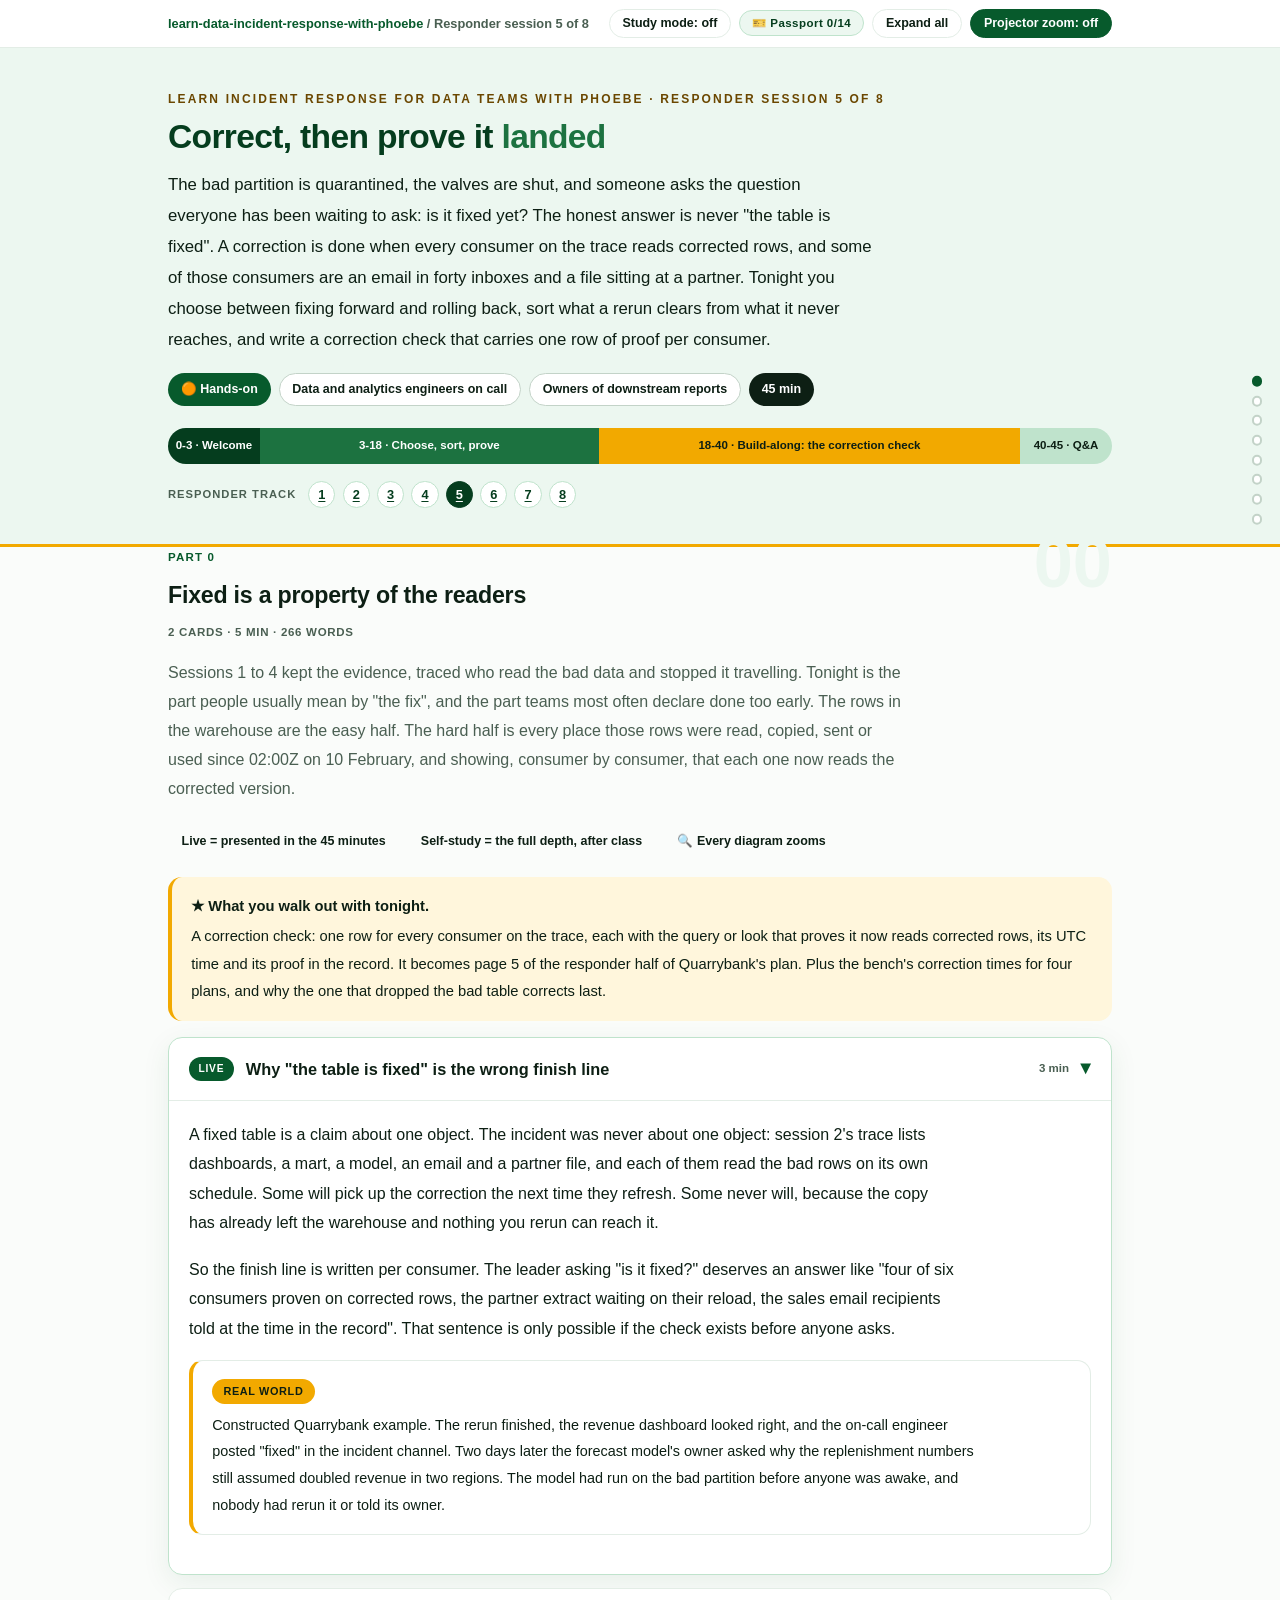
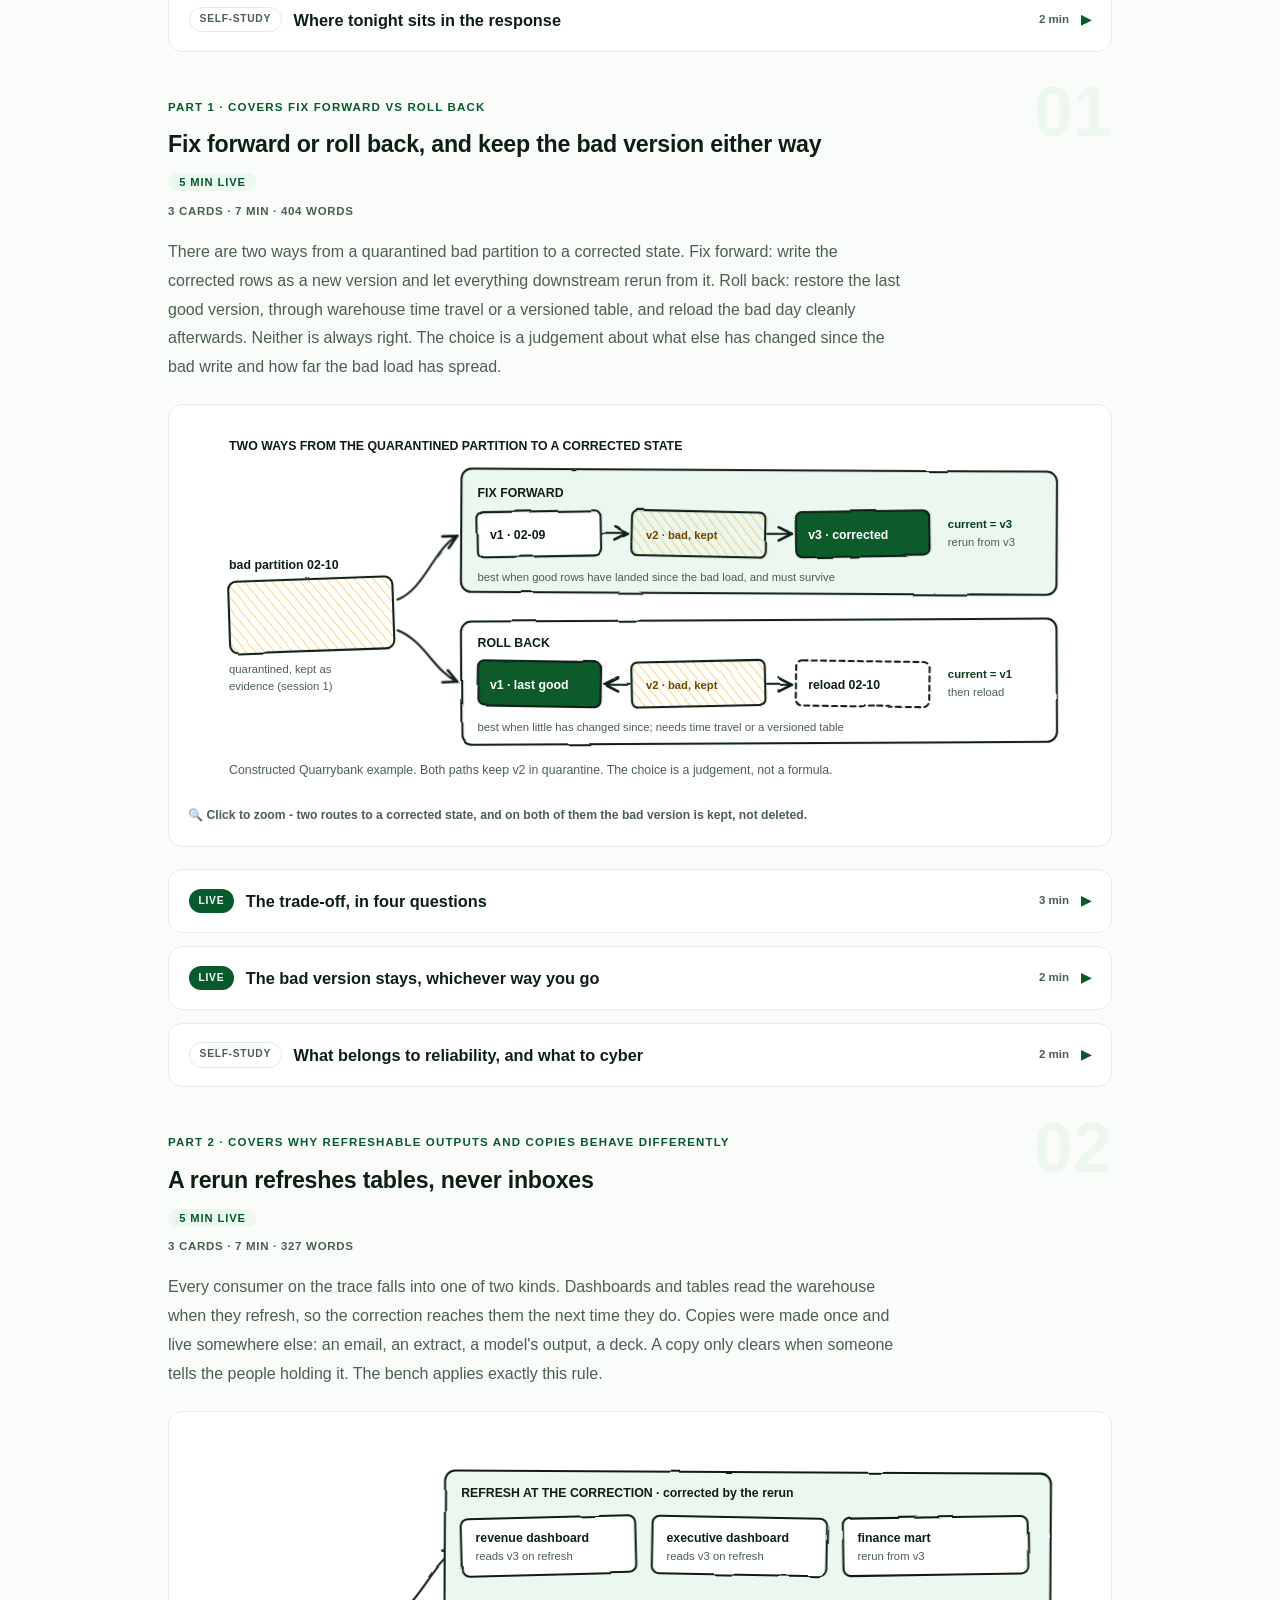
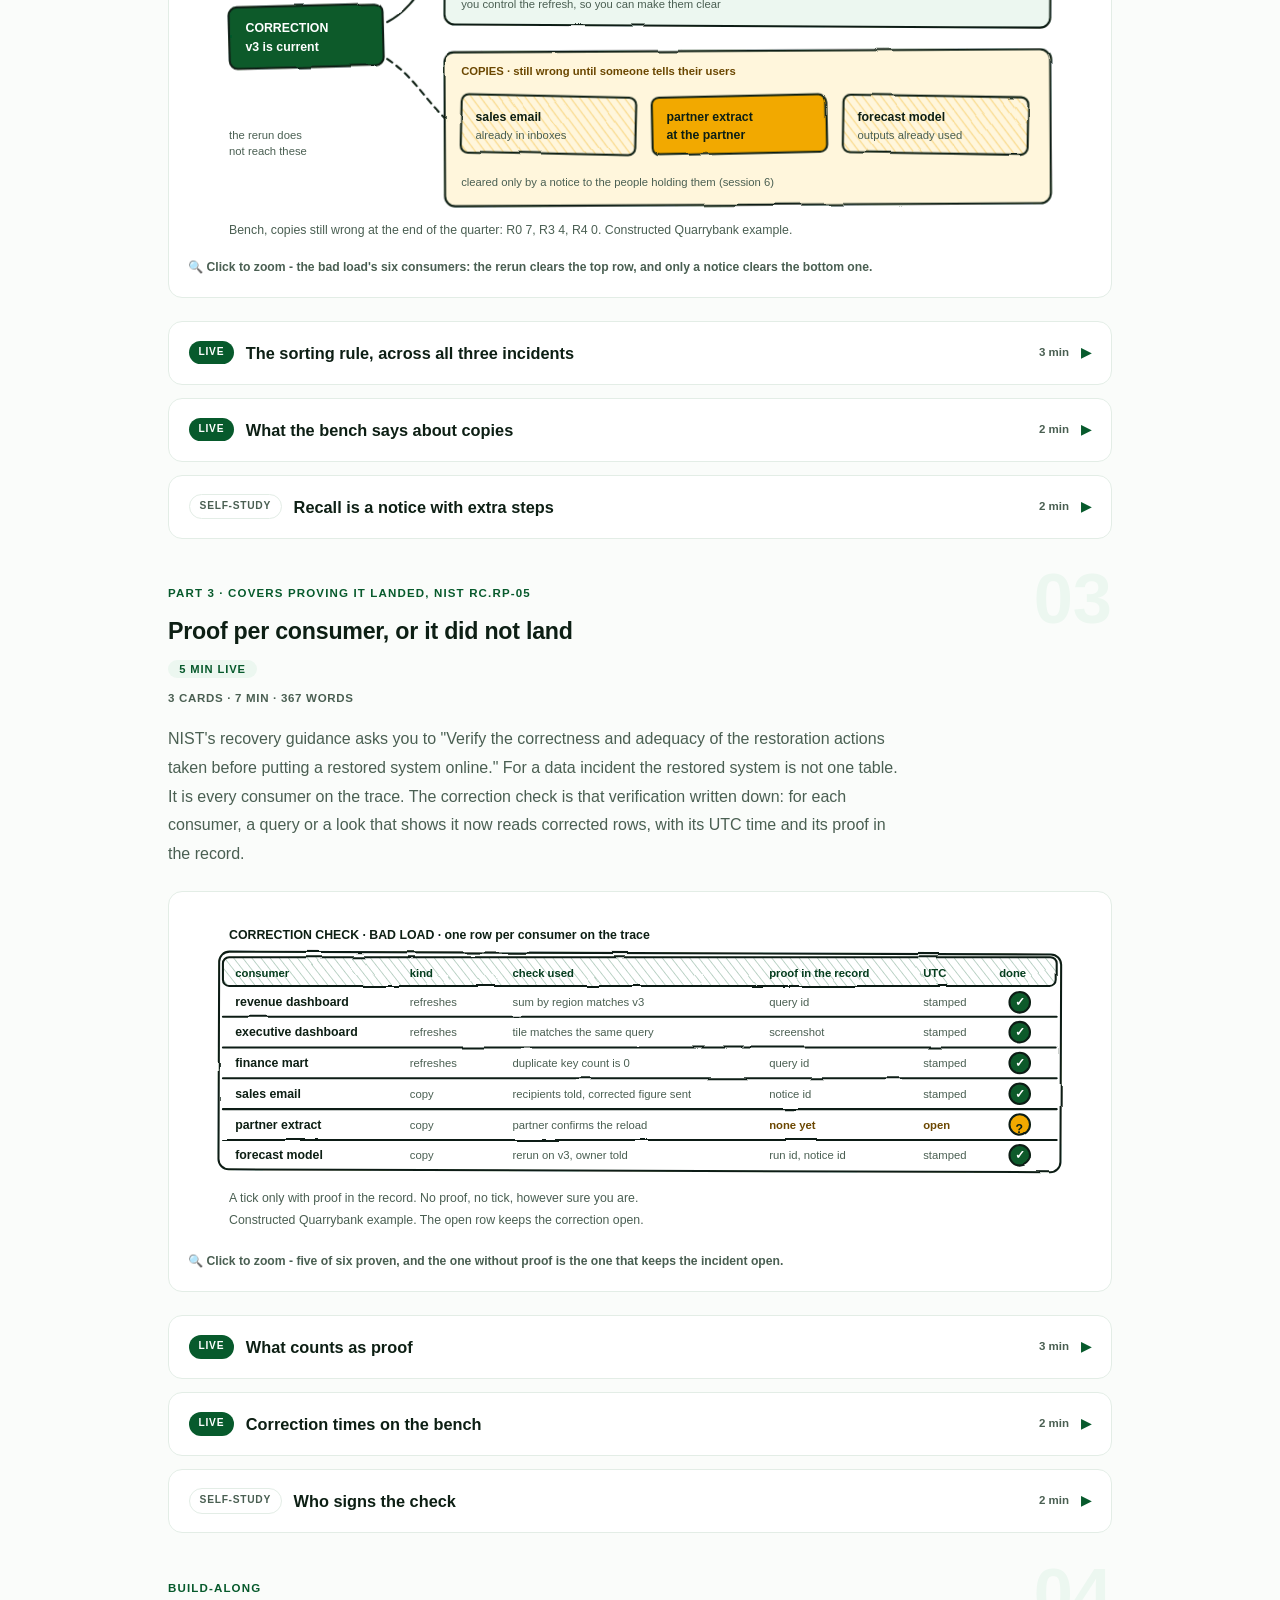
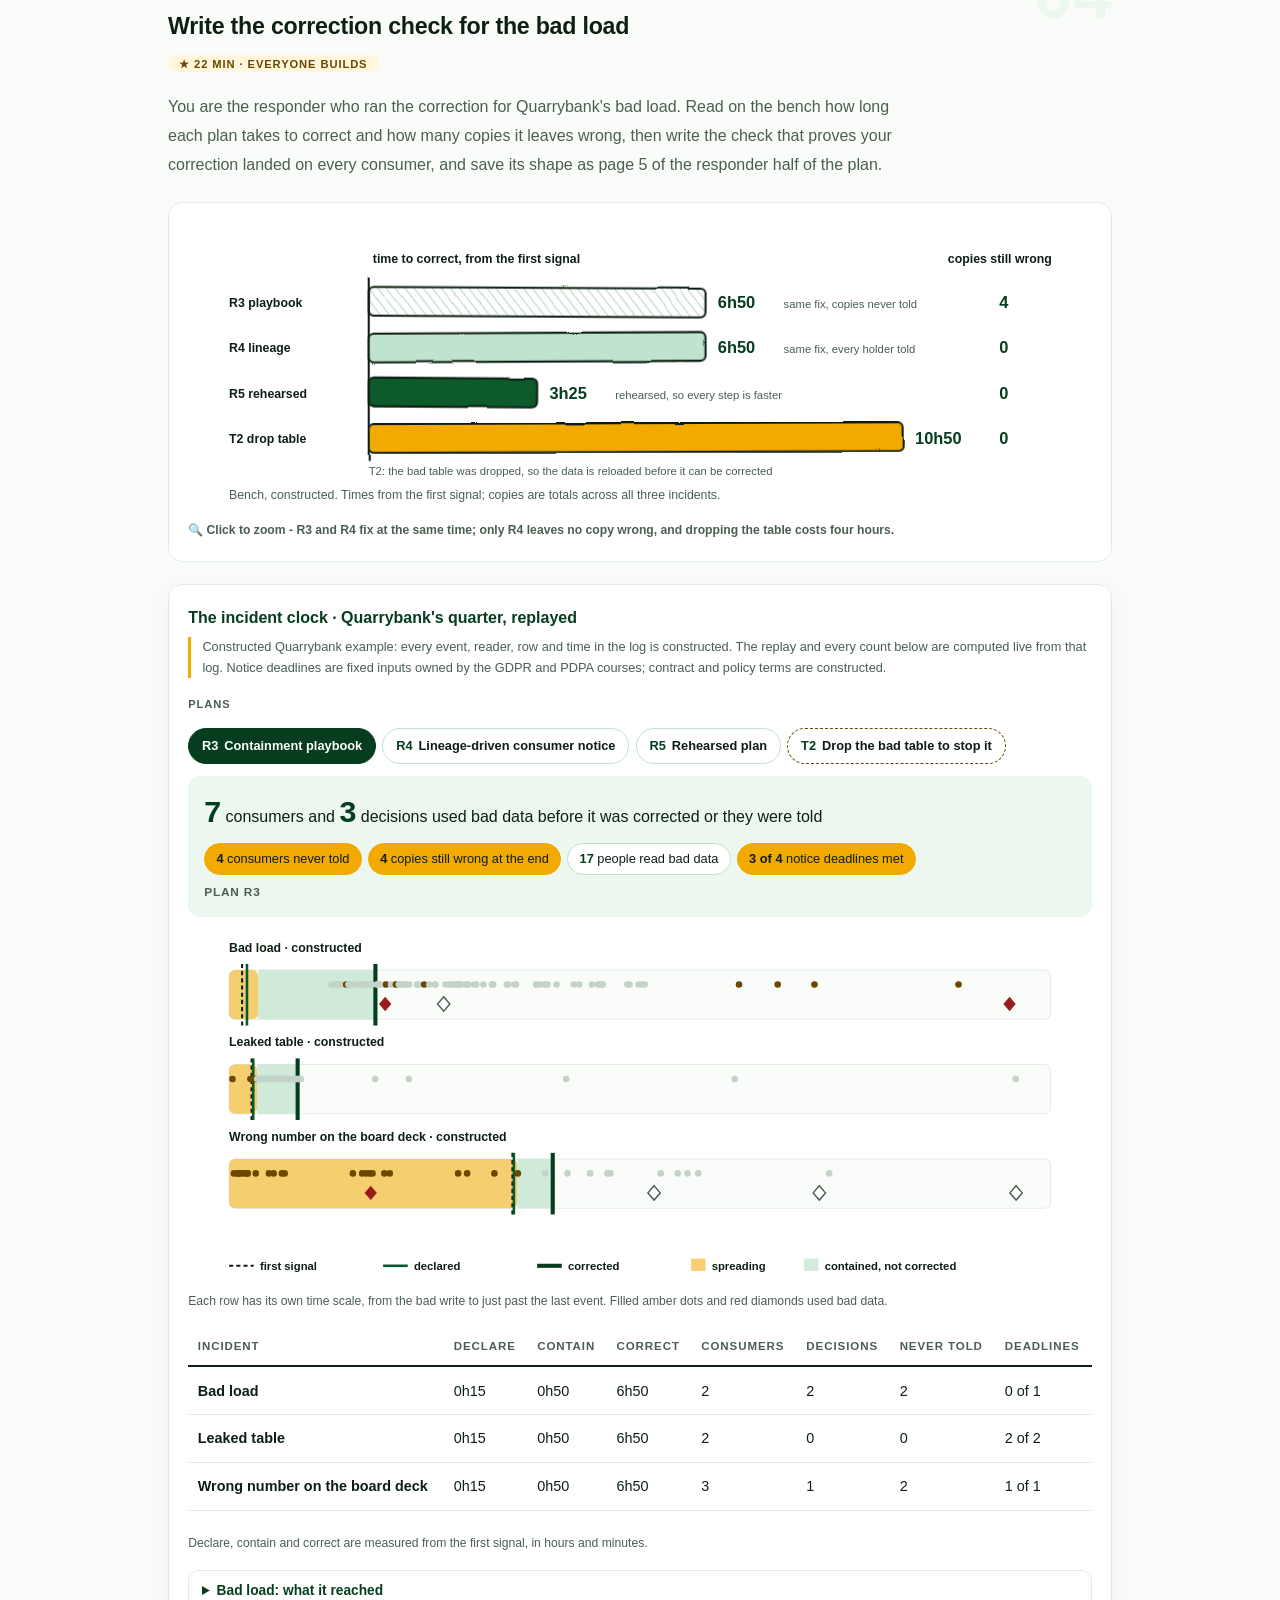
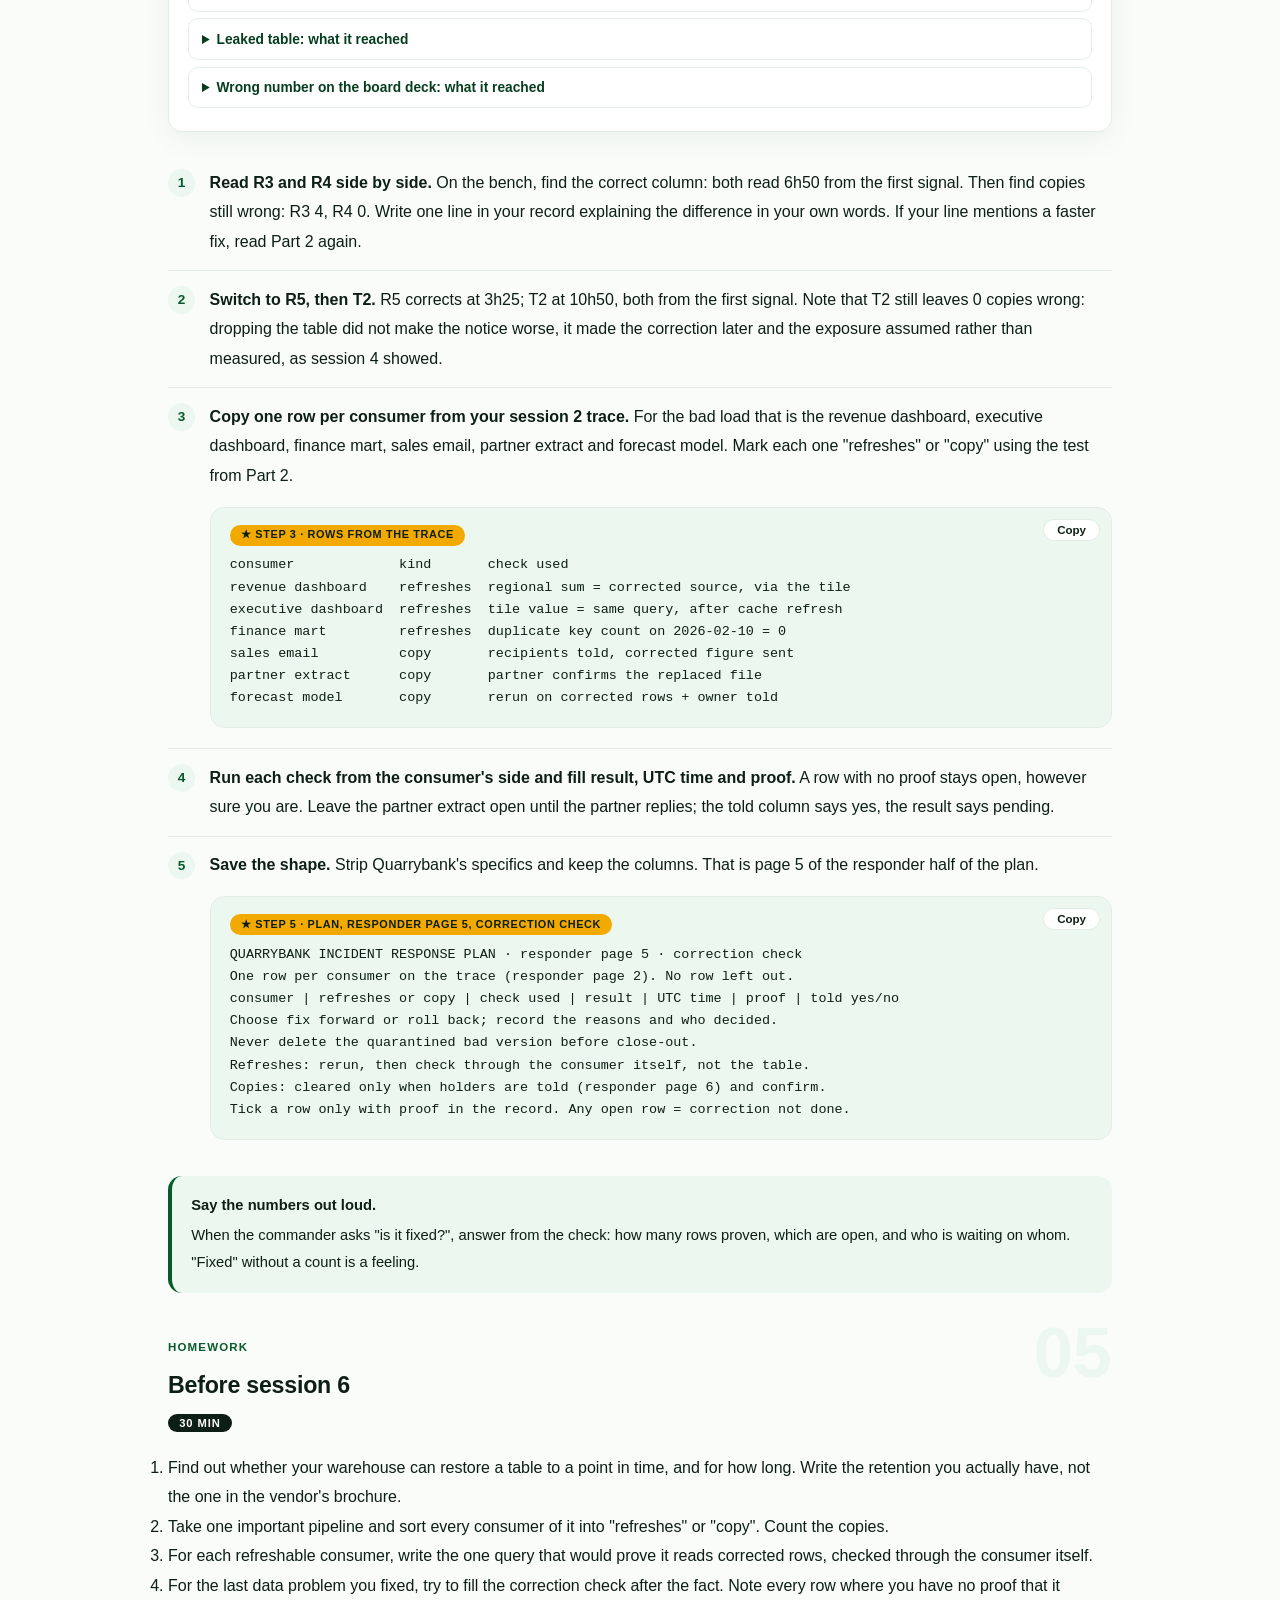
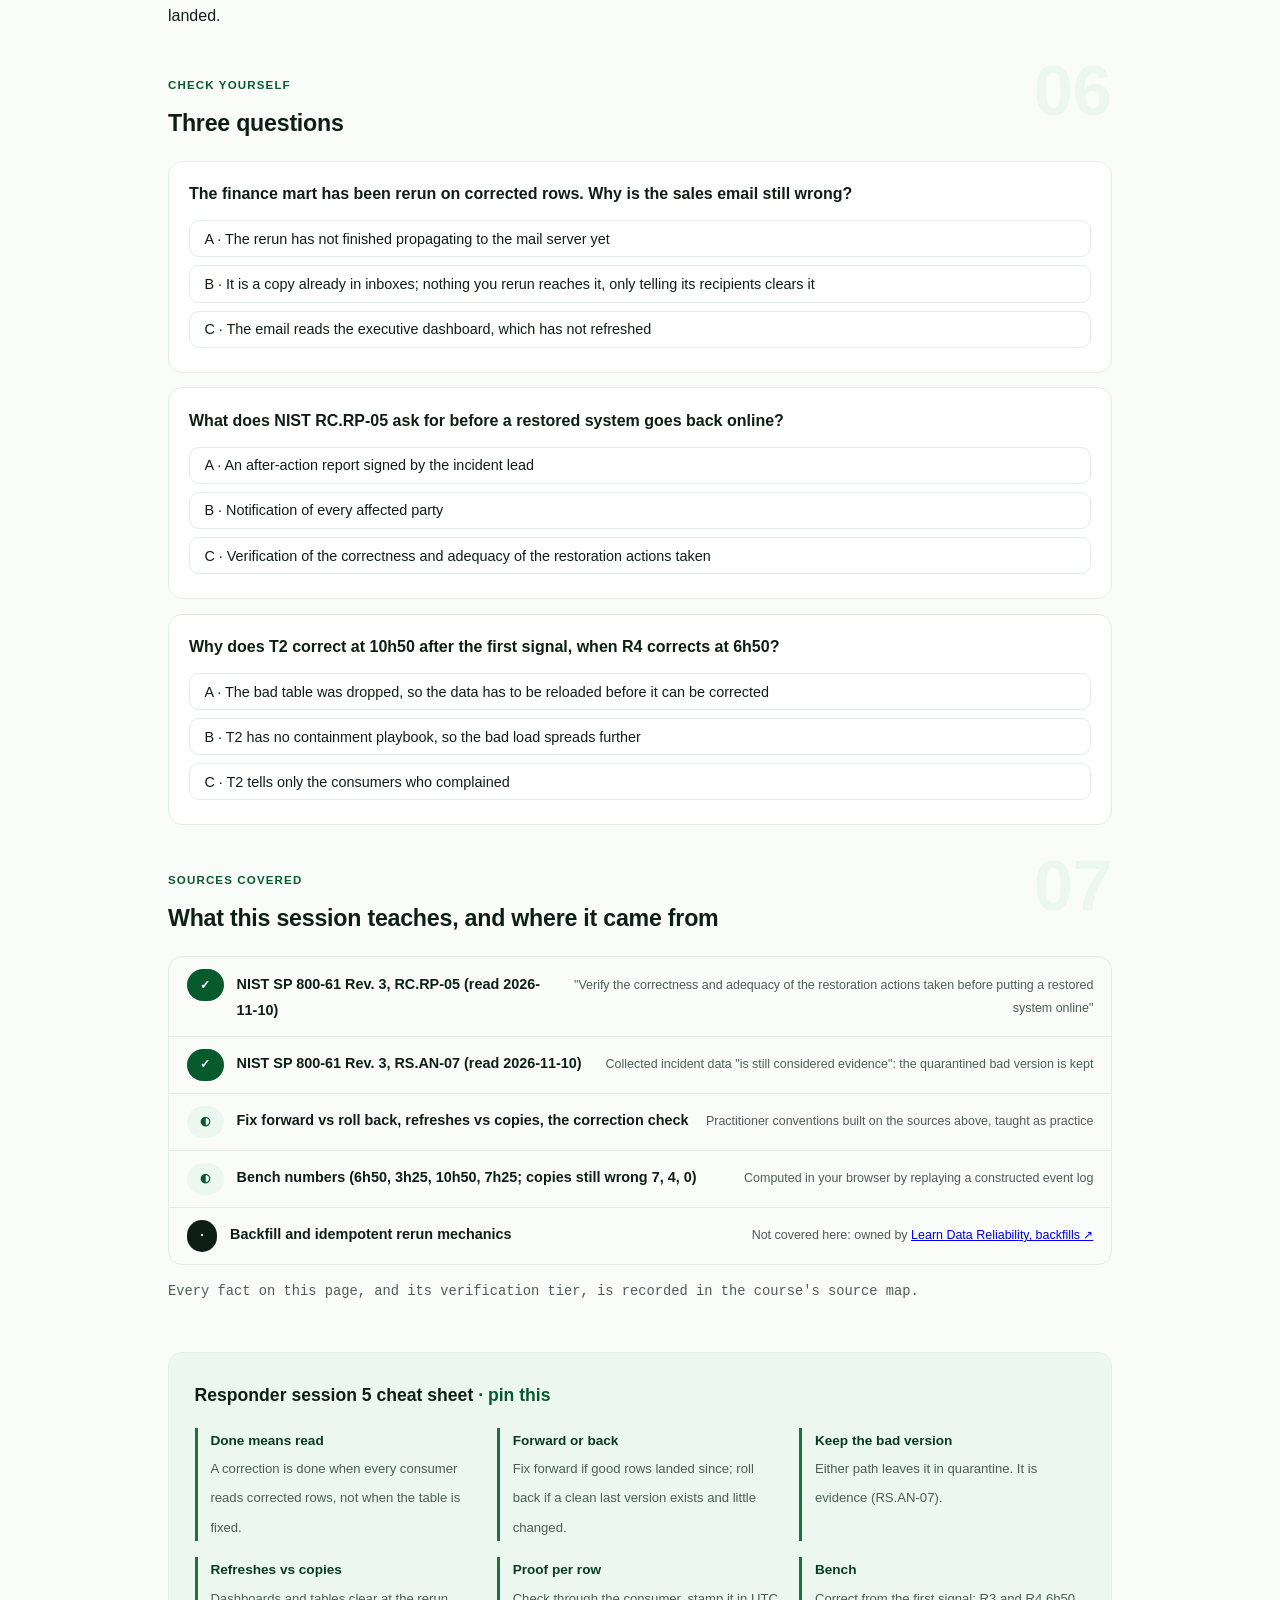
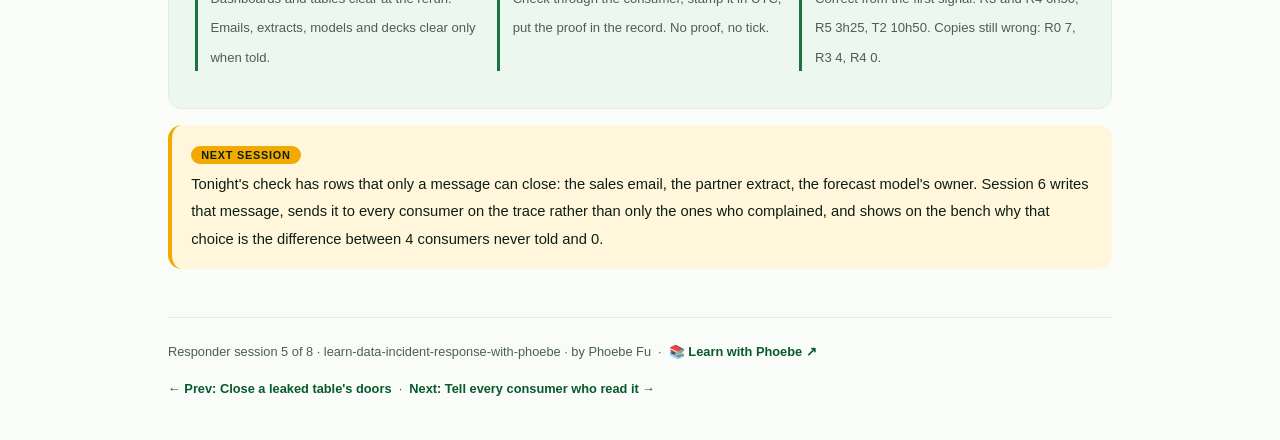
<file: courses/b5-correct-then-prove-it-landed.html>
<!DOCTYPE html>
<html lang="en">
<head>
<meta charset="UTF-8">
<meta name="viewport" content="width=device-width, initial-scale=1.0">
<!-- social:start -->
<meta name="description" content="Responder session 5 of 8. Fix forward or roll back, why a rerun clears dashboards but never the copies already sent, and a correction check that proves every consumer on the trace now reads corrected rows.">
<meta property="og:type" content="article">
<meta property="og:site_name" content="Learn with Phoebe">
<meta property="og:title" content="Correct, then prove it landed - learn incident response for data teams with phoebe">
<meta property="og:description" content="Responder session 5 of 8. A correction is done when every consumer reads corrected rows, not when the table is fixed.">
<meta property="og:url" content="https://phoebefu6.github.io/learn-data-incident-response-with-phoebe/courses/b5-correct-then-prove-it-landed.html">
<meta property="og:image" content="https://phoebefu6.github.io/learn-data-incident-response-with-phoebe/assets/og-cover.png">
<meta property="og:image:width" content="1200">
<meta property="og:image:height" content="630">
<meta name="twitter:card" content="summary_large_image">
<meta name="twitter:title" content="Correct, then prove it landed - learn incident response for data teams with phoebe">
<meta name="twitter:description" content="The table is fixed. Is the sales email? One row of proof per consumer, or it did not land.">
<meta name="twitter:image" content="https://phoebefu6.github.io/learn-data-incident-response-with-phoebe/assets/og-cover.png">
<!-- social:end -->
<title>Responder session 5 · Correct, then prove it landed - learn incident response for data teams with phoebe</title>
<link rel="stylesheet" href="../assets/style.css?v=3">
</head>
<body>

<div class="toolbar">
  <div class="wrap">
    <span class="crumb"><a href="../index.html">learn-data-incident-response-with-phoebe</a> / Responder session 5 of 8</span>
    <button class="btn" id="toggle-all" type="button">Expand all</button>
    <button class="btn primary" id="zoom-toggle" type="button">Projector zoom: off</button>
  </div>
</div>

<header class="masthead">
  <div class="wrap">
    <div class="eyebrow">Learn Incident Response for Data Teams with Phoebe · Responder session 5 of 8</div>
    <h1>Correct, then prove it <span class="accent">landed</span></h1>
    <p class="sub">The bad partition is quarantined, the valves are shut, and someone asks the question everyone has been waiting to ask: is it fixed yet? The honest answer is never "the table is fixed". A correction is done when every consumer on the trace reads corrected rows, and some of those consumers are an email in forty inboxes and a file sitting at a partner. Tonight you choose between fixing forward and rolling back, sort what a rerun clears from what it never reaches, and write a correction check that carries one row of proof per consumer.</p>
    <div class="chip-row">
      <span class="chip level">🟠 Hands-on</span>
      <span class="chip audience">Data and analytics engineers on call</span>
      <span class="chip audience">Owners of downstream reports</span>
      <span class="chip time">45 min</span>
    </div>
    <div class="agenda">
      <span class="a1" style="flex:1">0-3 · Welcome</span>
      <span class="a2" style="flex:4">3-18 · Choose, sort, prove</span>
      <span class="a3" style="flex:5">18-40 · Build-along: the correction check</span>
      <span class="a4" style="flex:1">40-45 · Q&amp;A</span>
    </div>
  </div>
</header>

<main class="wrap">

  <!-- ============ INTRO ============ -->
  <section class="section" id="intro">
    <div class="section-kicker">
      <span class="klabel">Part 0</span>
      <h2>Fixed is a property of the readers</h2>
    </div>
    <p class="lede">Sessions 1 to 4 kept the evidence, traced who read the bad data and stopped it travelling. Tonight is the part people usually mean by "the fix", and the part teams most often declare done too early. The rows in the warehouse are the easy half. The hard half is every place those rows were read, copied, sent or used since 02:00Z on 10 February, and showing, consumer by consumer, that each one now reads the corrected version.</p>

    <div class="legend">
      <span class="pill">Live = presented in the 45 minutes</span>
      <span class="pill">Self-study = the full depth, after class</span>
      <span class="pill">🔍 Every diagram zooms</span>
    </div>

    <div class="callout win">
      <p><strong>★ What you walk out with tonight.</strong> A correction check: one row for every consumer on the trace, each with the query or look that proves it now reads corrected rows, its UTC time and its proof in the record. It becomes page 5 of the responder half of Quarrybank's plan. Plus the bench's correction times for four plans, and why the one that dropped the bad table corrects last.</p>
    </div>

    <details class="card" open>
      <summary><span class="mode live">Live</span>Why "the table is fixed" is the wrong finish line<span class="mini">3 min</span><span class="caret">▶</span></summary>
      <div class="body">
        <p>A fixed table is a claim about one object. The incident was never about one object: session 2's trace lists dashboards, a mart, a model, an email and a partner file, and each of them read the bad rows on its own schedule. Some will pick up the correction the next time they refresh. Some never will, because the copy has already left the warehouse and nothing you rerun can reach it.</p>
        <p>So the finish line is written per consumer. The leader asking "is it fixed?" deserves an answer like "four of six consumers proven on corrected rows, the partner extract waiting on their reload, the sales email recipients told at the time in the record". That sentence is only possible if the check exists before anyone asks.</p>
        <div class="callout example">
          <span class="ex-pill">Real world</span>
          <p>Constructed Quarrybank example. The rerun finished, the revenue dashboard looked right, and the on-call engineer posted "fixed" in the incident channel. Two days later the forecast model's owner asked why the replenishment numbers still assumed doubled revenue in two regions. The model had run on the bad partition before anyone was awake, and nobody had rerun it or told its owner.</p>
        </div>
      </div>
    </details>

    <details class="card">
      <summary><span class="mode self">Self-study</span>Where tonight sits in the response<span class="mini">2 min</span><span class="caret">▶</span></summary>
      <div class="body">
        <ul>
          <li><strong>Session 2</strong> produced the consumer trace. Tonight's check has exactly one row per line of it.</li>
          <li><strong>Session 3</strong> stopped new copies. It could not touch the copies made before the valves closed, and those are tonight's hardest rows.</li>
          <li><strong>Session 6</strong> writes the notice for every consumer whose copy cannot be refreshed. Tonight's check tells you which ones those are.</li>
          <li><strong>Session 7</strong> closes the incident against criteria, and a complete correction check is one of them.</li>
        </ul>
      </div>
    </details>
  </section>

  <!-- ============ PART 1 ============ -->
  <section class="section" id="part-1">
    <div class="section-kicker">
      <span class="klabel">Part 1 · covers fix forward vs roll back</span>
      <h2>Fix forward or roll back, and keep the bad version either way</h2>
      <span class="tag concept">5 min live</span>
    </div>
    <p class="lede">There are two ways from a quarantined bad partition to a corrected state. Fix forward: write the corrected rows as a new version and let everything downstream rerun from it. Roll back: restore the last good version, through warehouse time travel or a versioned table, and reload the bad day cleanly afterwards. Neither is always right. The choice is a judgement about what else has changed since the bad write and how far the bad load has spread.</p>

    <figure class="zoomable">
      <svg viewBox="0 0 880 360" xmlns="http://www.w3.org/2000/svg" role="img" aria-label="The quarantined bad partition of 10 February on the left, kept as evidence, with two paths out. Fix forward: version 1 good, version 2 bad, a new version 3 with corrected rows becomes current and downstream reruns from it. Roll back: version 1, the last good one, becomes current again, version 2 stays in quarantine, and the 10 February data is reloaded afterwards. Version 2 is never deleted on either path.">
        <defs>
          <filter id="ib5aSk" x="-3%" y="-3%" width="106%" height="106%"><feTurbulence type="fractalNoise" baseFrequency="0.02" numOctaves="2" seed="83" result="n"/><feDisplacementMap in="SourceGraphic" in2="n" scale="2.4" xChannelSelector="R" yChannelSelector="G"/></filter>
          <pattern id="ib5aHc" patternUnits="userSpaceOnUse" width="7" height="7" patternTransform="rotate(-38)"><line x1="0" y1="0" x2="0" y2="7" stroke="#F2A900" stroke-width="1.4" opacity=".65"/></pattern>
          <marker id="ib5aAr" viewBox="0 0 10 10" refX="9" refY="5" markerWidth="8" markerHeight="8" orient="auto"><path d="M1 1 L9 5 L1 9" fill="none" stroke="#0D1F14" stroke-width="1.6" stroke-linecap="round"/></marker>
        </defs>
        <style>
          .ib5aH { font: 800 12px Inter, -apple-system, "Segoe UI", Helvetica, Arial, sans-serif; fill: #0D1F14; }
          .ib5aL { font: 600 12px Inter, -apple-system, "Segoe UI", Helvetica, Arial, sans-serif; fill: #0D1F14; }
          .ib5aS { font: 400 11px Inter, -apple-system, "Segoe UI", Helvetica, Arial, sans-serif; fill: #4A5F52; }
          .ib5aB { font: 800 11px Inter, -apple-system, "Segoe UI", Helvetica, Arial, sans-serif; fill: #6B4700; }
          .ib5aW { font: 800 12px Inter, -apple-system, "Segoe UI", Helvetica, Arial, sans-serif; fill: #FFFFFF; }
          .ib5aA { font: 700 11px Inter, -apple-system, "Segoe UI", Helvetica, Arial, sans-serif; fill: #053D1E; }
          .ib5aN { font: 400 12px Inter, -apple-system, "Segoe UI", Helvetica, Arial, sans-serif; fill: #4A5F52; }
        </style>

        <text class="ib5aH" x="40" y="24">TWO WAYS FROM THE QUARANTINED PARTITION TO A CORRECTED STATE</text>

        <g filter="url(#ib5aSk)" fill="none" stroke="#0D1F14" stroke-width="2" stroke-linecap="round" stroke-linejoin="round">
          <rect x="40" y="150" width="160" height="70" rx="8" fill="url(#ib5aHc)" transform="rotate(-2 120 185)"/>
          <path d="M204 170 C230 160 240 120 262 108" marker-end="url(#ib5aAr)"/>
          <path d="M204 200 C230 210 240 240 262 250" marker-end="url(#ib5aAr)"/>

          <rect x="266" y="44" width="580" height="120" rx="10" fill="#ECF7F0" transform="rotate(0.3 556 104)"/>
          <rect x="282" y="84" width="120" height="44" rx="6" fill="#FFFFFF" transform="rotate(-1 342 106)"/>
          <rect x="432" y="84" width="130" height="44" rx="6" fill="url(#ib5aHc)" transform="rotate(1.2 497 106)"/>
          <rect x="592" y="84" width="130" height="44" rx="6" fill="#075A2C" transform="rotate(-0.8 657 106)"/>
          <path d="M404 106 L428 106" marker-end="url(#ib5aAr)"/>
          <path d="M564 106 L588 106" marker-end="url(#ib5aAr)"/>

          <rect x="266" y="190" width="580" height="120" rx="10" fill="#FFFFFF" transform="rotate(-0.3 556 250)"/>
          <rect x="282" y="230" width="120" height="44" rx="6" fill="#075A2C" transform="rotate(1 342 252)"/>
          <rect x="432" y="230" width="130" height="44" rx="6" fill="url(#ib5aHc)" transform="rotate(-1.2 497 252)"/>
          <rect x="592" y="230" width="130" height="44" rx="6" fill="#FFFFFF" stroke-dasharray="5 4" transform="rotate(0.8 657 252)"/>
          <path d="M430 252 L406 252" marker-end="url(#ib5aAr)"/>
          <path d="M564 252 L588 252" marker-end="url(#ib5aAr)"/>
        </g>

        <text class="ib5aL" x="40" y="140">bad partition 02-10</text>
        <text class="ib5aS" x="40" y="242">quarantined, kept as</text>
        <text class="ib5aS" x="40" y="258">evidence (session 1)</text>

        <text class="ib5aH" x="282" y="70">FIX FORWARD</text>
        <text class="ib5aL" x="294" y="111">v1 · 02-09</text>
        <text class="ib5aB" x="446" y="111">v2 · bad, kept</text>
        <text class="ib5aW" x="604" y="111">v3 · corrected</text>
        <text class="ib5aA" x="740" y="100">current = v3</text>
        <text class="ib5aS" x="740" y="118">rerun from v3</text>
        <text class="ib5aS" x="282" y="152">best when good rows have landed since the bad load, and must survive</text>

        <text class="ib5aH" x="282" y="216">ROLL BACK</text>
        <text class="ib5aW" x="294" y="257">v1 · last good</text>
        <text class="ib5aB" x="446" y="257">v2 · bad, kept</text>
        <text class="ib5aL" x="604" y="257">reload 02-10</text>
        <text class="ib5aA" x="740" y="246">current = v1</text>
        <text class="ib5aS" x="740" y="264">then reload</text>
        <text class="ib5aS" x="282" y="298">best when little has changed since; needs time travel or a versioned table</text>

        <text class="ib5aN" x="40" y="340">Constructed Quarrybank example. Both paths keep v2 in quarantine. The choice is a judgement, not a formula.</text>
      </svg>
      <figcaption>🔍 Click to zoom - two routes to a corrected state, and on both of them the bad version is kept, not deleted.</figcaption>
    </figure>

    <details class="card">
      <summary><span class="mode live">Live</span>The trade-off, in four questions<span class="mini">3 min</span><span class="caret">▶</span></summary>
      <div class="body">
        <table class="clean">
          <thead><tr><th>Ask</th><th>Leans fix forward</th><th>Leans roll back</th></tr></thead>
          <tbody>
            <tr><td>What else has changed in the table since the bad write?</td><td>Good loads landed after it and must survive</td><td>Nothing, or nothing anyone needs yet</td></tr>
            <tr><td>Can you restore a known good version?</td><td>No versioning, or the retention window has passed</td><td>Time travel or a versioned table holds the last good state</td></tr>
            <tr><td>How far did the bad load spread?</td><td>Many consumers, so one clean new version to rerun from is simpler</td><td>Few consumers, and they all read the restored table</td></tr>
            <tr><td>How sure are you of the corrected rows?</td><td>You know exactly what was wrong and can rebuild it</td><td>You do not yet, and the last good state is safer than a guess</td></tr>
          </tbody>
        </table>
        <p>There is no score that settles it. Write the answer to each question in the record next to the decision and who made it, so the choice can be checked later rather than remembered.</p>
      </div>
    </details>

    <details class="card">
      <summary><span class="mode live">Live</span>The bad version stays, whichever way you go<span class="mini">2 min</span><span class="caret">▶</span></summary>
      <div class="body">
        <p>NIST notes that collected incident data "is still considered evidence" even without formal chain of custody (RS.AN-07). The quarantined v2 is how you will later show which rows were wrong and what each consumer read. A roll back that overwrites it, or a fix forward that "cleans up" the quarantine schema, deletes the evidence on the way to the correction. Keep v2 until the incident is closed, with a delete-by date agreed in the record.</p>
        <div class="callout example">
          <span class="ex-pill">Real world</span>
          <p>Constructed Quarrybank example. The bad load doubled revenue for two regions, and a good load for 11 February landed on top of it before anyone noticed. Rolling back to 9 February would have thrown that good day away, so the team fixed forward: corrected rows for 10 February written as a new version, the quarantined partition left untouched, and downstream rerun from the new version.</p>
        </div>
      </div>
    </details>

    <details class="card">
      <summary><span class="mode self">Self-study</span>What belongs to reliability, and what to cyber<span class="mini">2 min</span><span class="caret">▶</span></summary>
      <div class="body">
        <p>How to rebuild a partition and rerun what depends on it so that a second run does not double the rows again is backfill and idempotent rerun mechanics. It belongs to reliability, and is not retaught here: <a href="https://phoebefu6.github.io/learn-data-reliability-with-phoebe/courses/b5-backfills.html">Learn Data Reliability, backfills ↗</a>. Restoring after a destructive event, where an attacker deleted or encrypted the data, is a security restore with its own concerns: <a href="https://phoebefu6.github.io/learn-cyber-security-with-phoebe/courses/b6-destructive-events.html">Learn Cyber Security, destructive events ↗</a>. Tonight is the decision and the proof around both.</p>
        <p>Warehouse time travel and versioned table formats are vendor features with their own retention rules. Treat any vendor claim about how far back you can restore as a claim to check against your own settings before you rely on it at 3am.</p>
      </div>
    </details>
  </section>

  <!-- ============ PART 2 ============ -->
  <section class="section" id="part-2">
    <div class="section-kicker">
      <span class="klabel">Part 2 · covers why refreshable outputs and copies behave differently</span>
      <h2>A rerun refreshes tables, never inboxes</h2>
      <span class="tag concept">5 min live</span>
    </div>
    <p class="lede">Every consumer on the trace falls into one of two kinds. Dashboards and tables read the warehouse when they refresh, so the correction reaches them the next time they do. Copies were made once and live somewhere else: an email, an extract, a model's output, a deck. A copy only clears when someone tells the people holding it. The bench applies exactly this rule.</p>

    <figure class="zoomable">
      <svg viewBox="0 0 880 404" xmlns="http://www.w3.org/2000/svg" role="img" aria-label="The correction on the left with two arrows. One reaches the three refreshable consumers of the bad load: revenue dashboard, executive dashboard and finance mart, which read version 3 on their next refresh and clear. The other, dashed, stops short of the three copies: sales email in inboxes, partner extract at the partner, forecast model outputs already used. Those stay wrong until their users are told. Bench totals of copies still wrong at the end of the quarter: no plan 7, containment playbook 4, lineage-driven notice 0.">
        <defs>
          <filter id="ib5bSk" x="-3%" y="-3%" width="106%" height="106%"><feTurbulence type="fractalNoise" baseFrequency="0.02" numOctaves="2" seed="89" result="n"/><feDisplacementMap in="SourceGraphic" in2="n" scale="2.4" xChannelSelector="R" yChannelSelector="G"/></filter>
          <pattern id="ib5bHc" patternUnits="userSpaceOnUse" width="7" height="7" patternTransform="rotate(-38)"><line x1="0" y1="0" x2="0" y2="7" stroke="#F2A900" stroke-width="1.4" opacity=".6"/></pattern>
          <marker id="ib5bAr" viewBox="0 0 10 10" refX="9" refY="5" markerWidth="8" markerHeight="8" orient="auto"><path d="M1 1 L9 5 L1 9" fill="none" stroke="#0D1F14" stroke-width="1.6" stroke-linecap="round"/></marker>
        </defs>
        <style>
          .ib5bH { font: 800 12px Inter, -apple-system, "Segoe UI", Helvetica, Arial, sans-serif; fill: #0D1F14; }
          .ib5bL { font: 600 12px Inter, -apple-system, "Segoe UI", Helvetica, Arial, sans-serif; fill: #0D1F14; }
          .ib5bS { font: 400 11px Inter, -apple-system, "Segoe UI", Helvetica, Arial, sans-serif; fill: #4A5F52; }
          .ib5bB { font: 800 11px Inter, -apple-system, "Segoe UI", Helvetica, Arial, sans-serif; fill: #6B4700; }
          .ib5bW { font: 800 12px Inter, -apple-system, "Segoe UI", Helvetica, Arial, sans-serif; fill: #FFFFFF; }
          .ib5bN { font: 400 12px Inter, -apple-system, "Segoe UI", Helvetica, Arial, sans-serif; fill: #4A5F52; }
        </style>

        <g filter="url(#ib5bSk)" fill="none" stroke="#0D1F14" stroke-width="2" stroke-linecap="round" stroke-linejoin="round">
          <rect x="40" y="170" width="150" height="60" rx="8" fill="#075A2C" transform="rotate(-1.5 115 200)"/>
          <path d="M194 186 C226 170 236 130 262 116" marker-end="url(#ib5bAr)"/>
          <path d="M194 222 C222 240 236 270 258 286" stroke-dasharray="6 5"/>

          <rect x="250" y="40" width="590" height="150" rx="10" fill="#ECF7F0" transform="rotate(0.3 545 115)"/>
          <rect x="266" y="84" width="170" height="56" rx="7" fill="#FFFFFF" transform="rotate(-1.4 351 112)"/>
          <rect x="452" y="84" width="170" height="56" rx="7" fill="#FFFFFF" transform="rotate(1.1 537 112)"/>
          <rect x="638" y="84" width="180" height="56" rx="7" fill="#FFFFFF" transform="rotate(-0.9 728 112)"/>

          <rect x="250" y="214" width="590" height="150" rx="10" fill="#FFF6DC" transform="rotate(-0.3 545 289)"/>
          <rect x="266" y="258" width="170" height="56" rx="7" fill="url(#ib5bHc)" transform="rotate(1.3 351 286)"/>
          <rect x="452" y="258" width="170" height="56" rx="7" fill="#F2A900" transform="rotate(-1.2 537 286)"/>
          <rect x="638" y="258" width="180" height="56" rx="7" fill="url(#ib5bHc)" transform="rotate(0.9 728 286)"/>
        </g>

        <text class="ib5bW" x="56" y="196">CORRECTION</text>
        <text class="ib5bW" x="56" y="214">v3 is current</text>
        <text class="ib5bS" x="40" y="300">the rerun does</text>
        <text class="ib5bS" x="40" y="316">not reach these</text>

        <text class="ib5bH" x="266" y="64">REFRESH AT THE CORRECTION · corrected by the rerun</text>
        <text class="ib5bL" x="280" y="108">revenue dashboard</text>
        <text class="ib5bS" x="280" y="126">reads v3 on refresh</text>
        <text class="ib5bL" x="466" y="108">executive dashboard</text>
        <text class="ib5bS" x="466" y="126">reads v3 on refresh</text>
        <text class="ib5bL" x="652" y="108">finance mart</text>
        <text class="ib5bS" x="652" y="126">rerun from v3</text>
        <text class="ib5bS" x="266" y="172">you control the refresh, so you can make them clear</text>

        <text class="ib5bB" x="266" y="238">COPIES · still wrong until someone tells their users</text>
        <text class="ib5bL" x="280" y="282">sales email</text>
        <text class="ib5bS" x="280" y="300">already in inboxes</text>
        <text class="ib5bL" x="466" y="282">partner extract</text>
        <text class="ib5bL" x="466" y="300">at the partner</text>
        <text class="ib5bL" x="652" y="282">forecast model</text>
        <text class="ib5bS" x="652" y="300">outputs already used</text>
        <text class="ib5bS" x="266" y="346">cleared only by a notice to the people holding them (session 6)</text>

        <text class="ib5bN" x="40" y="392">Bench, copies still wrong at the end of the quarter: R0 7, R3 4, R4 0. Constructed Quarrybank example.</text>
      </svg>
      <figcaption>🔍 Click to zoom - the bad load's six consumers: the rerun clears the top row, and only a notice clears the bottom one.</figcaption>
    </figure>

    <details class="card">
      <summary><span class="mode live">Live</span>The sorting rule, across all three incidents<span class="mini">3 min</span><span class="caret">▶</span></summary>
      <div class="body">
        <table class="clean">
          <thead><tr><th>Refreshes at the correction</th><th>Only clears when its users are told</th></tr></thead>
          <tbody>
            <tr><td>Revenue dashboard</td><td>Sales email</td></tr>
            <tr><td>Executive dashboard</td><td>Partner extract</td></tr>
            <tr><td>Finance mart</td><td>Forecast model</td></tr>
            <tr><td>Board portal copy</td><td>Emailed board pack, pricing deck, investor update, lender certificate</td></tr>
          </tbody>
        </table>
        <p>The test is simple: does the consumer read the warehouse again on its own, or was it made once and handed to someone? A forecast model sits on the copy side even though it lives in your stack, because its last run has already fed numbers to people who acted on them. Rerunning the model makes a new correct output; it does not change the order that was placed from the old one.</p>
      </div>
    </details>

    <details class="card">
      <summary><span class="mode live">Live</span>What the bench says about copies<span class="mini">2 min</span><span class="caret">▶</span></summary>
      <div class="body">
        <p>Measured on the bench, across the quarter's three incidents, the copies still wrong at the end are 7 with no plan, 4 under the containment playbook (R3) and 0 under the lineage-driven consumer notice (R4). R3 and R4 correct at the same time, 6h50 after the first signal. The difference is not a faster fix. It is that R4 tells the holder of every copy on the trace, including the partner extract and the forecast model from the bad load, which R3 leaves never told.</p>
        <div class="callout example">
          <span class="ex-pill">Real world</span>
          <p>Constructed Quarrybank example, measured on the bench. Under R3 the warehouse was correct by 09:30Z on 10 February, and the partner was still working from a weekly extract with revenue doubled for two regions. The partner contract notice was missed. Under R4 the same correction, at the same time, ended with no copy still wrong, because the partner was told 2h00 after the bad write, measured from the bad write against a due time of 24h40.</p>
        </div>
      </div>
    </details>

    <details class="card">
      <summary><span class="mode self">Self-study</span>Recall is a notice with extra steps<span class="mini">2 min</span><span class="caret">▶</span></summary>
      <div class="body">
        <p>Some email tools offer to recall a message, and some partners will replace a file if asked. Both still depend on a person on the other side acting. Record them as a notice with an expected action, not as a correction you performed, and keep the copy row open until someone confirms the replacement. Writing the notice itself is session 6.</p>
      </div>
    </details>
  </section>

  <!-- ============ PART 3 ============ -->
  <section class="section" id="part-3">
    <div class="section-kicker">
      <span class="klabel">Part 3 · covers proving it landed, NIST RC.RP-05</span>
      <h2>Proof per consumer, or it did not land</h2>
      <span class="tag concept">5 min live</span>
    </div>
    <p class="lede">NIST's recovery guidance asks you to "Verify the correctness and adequacy of the restoration actions taken before putting a restored system online." For a data incident the restored system is not one table. It is every consumer on the trace. The correction check is that verification written down: for each consumer, a query or a look that shows it now reads corrected rows, with its UTC time and its proof in the record.</p>

    <figure class="zoomable">
      <svg viewBox="0 0 880 320" xmlns="http://www.w3.org/2000/svg" role="img" aria-label="The correction check for the bad load as a table with one row per consumer on the trace. Revenue dashboard, refreshes, sum by region matches v3, proof a query id, ticked. Executive dashboard, refreshes, tile matches the query, proof a screenshot, ticked. Finance mart, refreshes, duplicate key count is zero, proof a query id, ticked. Sales email, copy, recipients told, proof the notice id, ticked. Partner extract, copy, partner confirms the reload, no proof yet, open. Forecast model, copy, rerun on v3 and owner told, proof a run id, ticked. A tick only with proof.">
        <defs>
          <filter id="ib5cSk" x="-3%" y="-3%" width="106%" height="106%"><feTurbulence type="fractalNoise" baseFrequency="0.02" numOctaves="2" seed="97" result="n"/><feDisplacementMap in="SourceGraphic" in2="n" scale="2.4" xChannelSelector="R" yChannelSelector="G"/></filter>
          <pattern id="ib5cHc" patternUnits="userSpaceOnUse" width="7" height="7" patternTransform="rotate(-38)"><line x1="0" y1="0" x2="0" y2="7" stroke="#075A2C" stroke-width="1" opacity=".5"/></pattern>
          <marker id="ib5cAr" viewBox="0 0 10 10" refX="9" refY="5" markerWidth="8" markerHeight="8" orient="auto"><path d="M1 1 L9 5 L1 9" fill="none" stroke="#0D1F14" stroke-width="1.6" stroke-linecap="round"/></marker>
        </defs>
        <style>
          .ib5cH { font: 800 12px Inter, -apple-system, "Segoe UI", Helvetica, Arial, sans-serif; fill: #0D1F14; }
          .ib5cL { font: 600 12px Inter, -apple-system, "Segoe UI", Helvetica, Arial, sans-serif; fill: #0D1F14; }
          .ib5cS { font: 400 11px Inter, -apple-system, "Segoe UI", Helvetica, Arial, sans-serif; fill: #4A5F52; }
          .ib5cB { font: 800 11px Inter, -apple-system, "Segoe UI", Helvetica, Arial, sans-serif; fill: #6B4700; }
          .ib5cA { font: 700 11px Inter, -apple-system, "Segoe UI", Helvetica, Arial, sans-serif; fill: #053D1E; }
          .ib5cW { font: 800 12px Inter, -apple-system, "Segoe UI", Helvetica, Arial, sans-serif; fill: #FFFFFF; }
          .ib5cK { font: 800 12px Inter, -apple-system, "Segoe UI", Helvetica, Arial, sans-serif; fill: #0D1F14; }
          .ib5cN { font: 400 12px Inter, -apple-system, "Segoe UI", Helvetica, Arial, sans-serif; fill: #4A5F52; }
        </style>

        <text class="ib5cH" x="40" y="26">CORRECTION CHECK · BAD LOAD · one row per consumer on the trace</text>

        <g filter="url(#ib5cSk)" fill="none" stroke="#0D1F14" stroke-width="2" stroke-linecap="round" stroke-linejoin="round">
          <rect x="30" y="40" width="820" height="212" rx="10" fill="#FFFFFF" transform="rotate(0.2 440 146)"/>
          <rect x="34" y="44" width="812" height="28" rx="6" fill="url(#ib5cHc)"/>
          <path d="M34 102 L846 102"/>
          <path d="M34 132 L846 132"/>
          <path d="M34 162 L846 162"/>
          <path d="M34 192 L846 192"/>
          <path d="M34 222 L846 222"/>
          <circle cx="810" cy="88" r="10" fill="#075A2C"/>
          <circle cx="810" cy="117" r="10" fill="#075A2C"/>
          <circle cx="810" cy="147" r="10" fill="#075A2C"/>
          <circle cx="810" cy="177" r="10" fill="#075A2C"/>
          <circle cx="810" cy="207" r="10" fill="#F2A900"/>
          <circle cx="810" cy="237" r="10" fill="#075A2C"/>
        </g>

        <text class="ib5cA" x="46" y="63">consumer</text>
        <text class="ib5cA" x="216" y="63">kind</text>
        <text class="ib5cA" x="316" y="63">check used</text>
        <text class="ib5cA" x="566" y="63">proof in the record</text>
        <text class="ib5cA" x="716" y="63">UTC</text>
        <text class="ib5cA" x="790" y="63">done</text>

        <text class="ib5cL" x="46" y="92">revenue dashboard</text>
        <text class="ib5cS" x="216" y="92">refreshes</text>
        <text class="ib5cS" x="316" y="92">sum by region matches v3</text>
        <text class="ib5cS" x="566" y="92">query id</text>
        <text class="ib5cS" x="716" y="92">stamped</text>
        <text class="ib5cW" x="805" y="92">✓</text>

        <text class="ib5cL" x="46" y="121">executive dashboard</text>
        <text class="ib5cS" x="216" y="121">refreshes</text>
        <text class="ib5cS" x="316" y="121">tile matches the same query</text>
        <text class="ib5cS" x="566" y="121">screenshot</text>
        <text class="ib5cS" x="716" y="121">stamped</text>
        <text class="ib5cW" x="805" y="121">✓</text>

        <text class="ib5cL" x="46" y="151">finance mart</text>
        <text class="ib5cS" x="216" y="151">refreshes</text>
        <text class="ib5cS" x="316" y="151">duplicate key count is 0</text>
        <text class="ib5cS" x="566" y="151">query id</text>
        <text class="ib5cS" x="716" y="151">stamped</text>
        <text class="ib5cW" x="805" y="151">✓</text>

        <text class="ib5cL" x="46" y="181">sales email</text>
        <text class="ib5cS" x="216" y="181">copy</text>
        <text class="ib5cS" x="316" y="181">recipients told, corrected figure sent</text>
        <text class="ib5cS" x="566" y="181">notice id</text>
        <text class="ib5cS" x="716" y="181">stamped</text>
        <text class="ib5cW" x="805" y="181">✓</text>

        <text class="ib5cL" x="46" y="211">partner extract</text>
        <text class="ib5cS" x="216" y="211">copy</text>
        <text class="ib5cS" x="316" y="211">partner confirms the reload</text>
        <text class="ib5cB" x="566" y="211">none yet</text>
        <text class="ib5cB" x="716" y="211">open</text>
        <text class="ib5cK" x="806" y="215">?</text>

        <text class="ib5cL" x="46" y="241">forecast model</text>
        <text class="ib5cS" x="216" y="241">copy</text>
        <text class="ib5cS" x="316" y="241">rerun on v3, owner told</text>
        <text class="ib5cS" x="566" y="241">run id, notice id</text>
        <text class="ib5cS" x="716" y="241">stamped</text>
        <text class="ib5cW" x="805" y="241">✓</text>

        <text class="ib5cN" x="40" y="282">A tick only with proof in the record. No proof, no tick, however sure you are.</text>
        <text class="ib5cN" x="40" y="304">Constructed Quarrybank example. The open row keeps the correction open.</text>
      </svg>
      <figcaption>🔍 Click to zoom - five of six proven, and the one without proof is the one that keeps the incident open.</figcaption>
    </figure>

    <details class="card">
      <summary><span class="mode live">Live</span>What counts as proof<span class="mini">3 min</span><span class="caret">▶</span></summary>
      <div class="body">
        <ul>
          <li><strong>For a table or mart</strong>: a query that would have failed on the bad rows and passes now, such as a duplicate key count of zero or a regional total that matches the corrected source. Record the query id, not "looked fine".</li>
          <li><strong>For a dashboard</strong>: the tile's value next to the query that should produce it, with a screenshot stamped in UTC. Dashboards cache; a value checked before the cache refreshed proves nothing.</li>
          <li><strong>For a copy</strong>: the notice that went to its holders, and where possible their confirmation that the old copy was replaced. Until then the row stays open.</li>
          <li><strong>For a model</strong>: the run id of the rerun on corrected rows, plus the notice to the owner about the outputs already used.</li>
        </ul>
        <div class="callout tip">
          <p><strong>Check from the consumer's side.</strong> A query against the corrected table proves the table. Only a check that goes through the consumer, the dashboard's own tile, the mart's own output, proves the consumer reads it.</p>
        </div>
      </div>
    </details>

    <details class="card">
      <summary><span class="mode live">Live</span>Correction times on the bench<span class="mini">2 min</span><span class="caret">▶</span></summary>
      <div class="body">
        <p>Measured on the bench, from the first signal: R3 and R4 correct at 6h50, the rehearsed plan R5 at 3h25, and T2, the plan that dropped the bad table, at 10h50. T2 is the same plan as R4 with one bad habit, and the bench's rules charge 240 extra minutes when the table was dropped, because the data has to be reloaded before it can be corrected. The bench models these times by stated rules; they show the order of the plans, not a promise about your warehouse.</p>
        <div class="callout example">
          <span class="ex-pill">Real world</span>
          <p>Constructed Quarrybank example, measured on the bench. The trap switch on the rehearsed plan tells the same story: R5 corrects at 3h25, and the same plan with the bad table dropped corrects at 7h25. Practice buys hours; deleting the evidence gives four of them back.</p>
        </div>
      </div>
    </details>

    <details class="card">
      <summary><span class="mode self">Self-study</span>Who signs the check<span class="mini">2 min</span><span class="caret">▶</span></summary>
      <div class="body">
        <p>As practice, the person who ran the correction should not be the only one who ticks the rows. A second responder, or the owner of each consumer, runs the check from their side. The incident commander does not tick rows either: PagerDuty's guide is explicit that "the Incident Commander is NOT a resolver". The commander reads the finished check and decides whether the correction is done, which feeds the exit criteria in session 7.</p>
      </div>
    </details>
  </section>

  <!-- ============ DEMO ============ -->
  <section class="section" id="demo-1">
    <div class="section-kicker">
      <span class="klabel">Build-along</span>
      <h2>Write the correction check for the bad load</h2>
      <span class="tag demo">★ 22 min · everyone builds</span>
    </div>
    <p class="lede">You are the responder who ran the correction for Quarrybank's bad load. Read on the bench how long each plan takes to correct and how many copies it leaves wrong, then write the check that proves your correction landed on every consumer, and save its shape as page 5 of the responder half of the plan.</p>

    <figure class="zoomable">
      <svg viewBox="0 0 880 280" xmlns="http://www.w3.org/2000/svg" role="img" aria-label="Time to correct, measured from the first signal, for four plans on the bench. R3 containment playbook 6h50, R4 lineage notice 6h50, R5 rehearsed 3h25, T2 drop the bad table 10h50 because the data must be reloaded first. Copies still wrong at the end of the quarter: R3 4, R4 0, R5 0, T2 0.">
        <defs>
          <filter id="ib5dSk" x="-3%" y="-3%" width="106%" height="106%"><feTurbulence type="fractalNoise" baseFrequency="0.02" numOctaves="2" seed="101" result="n"/><feDisplacementMap in="SourceGraphic" in2="n" scale="2.4" xChannelSelector="R" yChannelSelector="G"/></filter>
          <pattern id="ib5dHc" patternUnits="userSpaceOnUse" width="7" height="7" patternTransform="rotate(-38)"><line x1="0" y1="0" x2="0" y2="7" stroke="#075A2C" stroke-width="1" opacity=".55"/></pattern>
          <marker id="ib5dAr" viewBox="0 0 10 10" refX="9" refY="5" markerWidth="8" markerHeight="8" orient="auto"><path d="M1 1 L9 5 L1 9" fill="none" stroke="#0D1F14" stroke-width="1.6" stroke-linecap="round"/></marker>
        </defs>
        <style>
          .ib5dH { font: 800 12px Inter, -apple-system, "Segoe UI", Helvetica, Arial, sans-serif; fill: #0D1F14; }
          .ib5dL { font: 600 12px Inter, -apple-system, "Segoe UI", Helvetica, Arial, sans-serif; fill: #0D1F14; }
          .ib5dS { font: 400 11px Inter, -apple-system, "Segoe UI", Helvetica, Arial, sans-serif; fill: #4A5F52; }
          .ib5dV { font: 800 16px Inter, -apple-system, "Segoe UI", Helvetica, Arial, sans-serif; fill: #053D1E; }
          .ib5dN { font: 400 12px Inter, -apple-system, "Segoe UI", Helvetica, Arial, sans-serif; fill: #4A5F52; }
        </style>

        <text class="ib5dH" x="180" y="40">time to correct, from the first signal</text>
        <text class="ib5dH" x="740" y="40">copies still wrong</text>

        <g filter="url(#ib5dSk)" fill="none" stroke="#0D1F14" stroke-width="2" stroke-linecap="round" stroke-linejoin="round">
          <path d="M176 54 L176 232"/>
          <rect x="176" y="64" width="328" height="28" rx="5" fill="url(#ib5dHc)" transform="rotate(0.3 340 78)"/>
          <rect x="176" y="108" width="328" height="28" rx="5" fill="#BFE3CC" transform="rotate(-0.3 340 122)"/>
          <rect x="176" y="152" width="164" height="28" rx="5" fill="#075A2C" transform="rotate(0.4 258 166)"/>
          <rect x="176" y="196" width="520" height="28" rx="5" fill="#F2A900" transform="rotate(-0.2 436 210)"/>
        </g>

        <text class="ib5dL" x="40" y="83">R3 playbook</text>
        <text class="ib5dL" x="40" y="127">R4 lineage</text>
        <text class="ib5dL" x="40" y="171">R5 rehearsed</text>
        <text class="ib5dL" x="40" y="215">T2 drop table</text>
        <text class="ib5dV" x="516" y="84">6h50</text>
        <text class="ib5dV" x="516" y="128">6h50</text>
        <text class="ib5dV" x="352" y="172">3h25</text>
        <text class="ib5dV" x="708" y="216">10h50</text>
        <text class="ib5dS" x="580" y="84">same fix, copies never told</text>
        <text class="ib5dS" x="580" y="128">same fix, every holder told</text>
        <text class="ib5dS" x="416" y="172">rehearsed, so every step is faster</text>
        <text class="ib5dS" x="176" y="246">T2: the bad table was dropped, so the data is reloaded before it can be corrected</text>

        <text class="ib5dV" x="790" y="84">4</text>
        <text class="ib5dV" x="790" y="128">0</text>
        <text class="ib5dV" x="790" y="172">0</text>
        <text class="ib5dV" x="790" y="216">0</text>

        <text class="ib5dN" x="40" y="270">Bench, constructed. Times from the first signal; copies are totals across all three incidents.</text>
      </svg>
      <figcaption>🔍 Click to zoom - R3 and R4 fix at the same time; only R4 leaves no copy wrong, and dropping the table costs four hours.</figcaption>
    </figure>

    <div data-ird-bench="lite" data-presets="r3,r4,r5,t2" data-start="r3"></div>

    <div class="steps">
      <div class="step">
        <p><strong>Read R3 and R4 side by side.</strong> On the bench, find the correct column: both read 6h50 from the first signal. Then find copies still wrong: R3 4, R4 0. Write one line in your record explaining the difference in your own words. If your line mentions a faster fix, read Part 2 again.</p>
      </div>
      <div class="step">
        <p><strong>Switch to R5, then T2.</strong> R5 corrects at 3h25; T2 at 10h50, both from the first signal. Note that T2 still leaves 0 copies wrong: dropping the table did not make the notice worse, it made the correction later and the exposure assumed rather than measured, as session 4 showed.</p>
      </div>
      <div class="step">
        <p><strong>Copy one row per consumer from your session 2 trace.</strong> For the bad load that is the revenue dashboard, executive dashboard, finance mart, sales email, partner extract and forecast model. Mark each one "refreshes" or "copy" using the test from Part 2.</p>
        <div class="prompt-box good"><span class="label">★ Step 3 · rows from the trace</span>consumer             kind       check used
revenue dashboard    refreshes  regional sum = corrected source, via the tile
executive dashboard  refreshes  tile value = same query, after cache refresh
finance mart         refreshes  duplicate key count on 2026-02-10 = 0
sales email          copy       recipients told, corrected figure sent
partner extract      copy       partner confirms the replaced file
forecast model       copy       rerun on corrected rows + owner told</div>
      </div>
      <div class="step">
        <p><strong>Run each check from the consumer's side and fill result, UTC time and proof.</strong> A row with no proof stays open, however sure you are. Leave the partner extract open until the partner replies; the told column says yes, the result says pending.</p>
      </div>
      <div class="step">
        <p><strong>Save the shape.</strong> Strip Quarrybank's specifics and keep the columns. That is page 5 of the responder half of the plan.</p>
        <div class="prompt-box good"><span class="label">★ Step 5 · plan, responder page 5, correction check</span>QUARRYBANK INCIDENT RESPONSE PLAN · responder page 5 · correction check
One row per consumer on the trace (responder page 2). No row left out.
consumer | refreshes or copy | check used | result | UTC time | proof | told yes/no
Choose fix forward or roll back; record the reasons and who decided.
Never delete the quarantined bad version before close-out.
Refreshes: rerun, then check through the consumer itself, not the table.
Copies: cleared only when holders are told (responder page 6) and confirm.
Tick a row only with proof in the record. Any open row = correction not done.</div>
      </div>
    </div>

    <div class="callout tip">
      <p><strong>Say the numbers out loud.</strong> When the commander asks "is it fixed?", answer from the check: how many rows proven, which are open, and who is waiting on whom. "Fixed" without a count is a feeling.</p>
    </div>
  </section>

  <!-- ============ HOMEWORK ============ -->
  <section class="section" id="exercise">
    <div class="section-kicker">
      <span class="klabel">Homework</span>
      <h2>Before session 6</h2>
      <span class="tag exercise">30 min</span>
    </div>
    <ol>
      <li>Find out whether your warehouse can restore a table to a point in time, and for how long. Write the retention you actually have, not the one in the vendor's brochure.</li>
      <li>Take one important pipeline and sort every consumer of it into "refreshes" or "copy". Count the copies.</li>
      <li>For each refreshable consumer, write the one query that would prove it reads corrected rows, checked through the consumer itself.</li>
      <li>For the last data problem you fixed, try to fill the correction check after the fact. Note every row where you have no proof that it landed.</li>
    </ol>
  </section>

  <!-- ============ QUIZ ============ -->
  <section class="section" id="quiz">
    <div class="section-kicker">
      <span class="klabel">Check yourself</span>
      <h2>Three questions</h2>
    </div>

    <div class="quiz-q" data-answer="1">
      <p class="qtext">The finance mart has been rerun on corrected rows. Why is the sales email still wrong?</p>
      <button class="qopt" type="button">A · The rerun has not finished propagating to the mail server yet</button>
      <button class="qopt" type="button">B · It is a copy already in inboxes; nothing you rerun reaches it, only telling its recipients clears it</button>
      <button class="qopt" type="button">C · The email reads the executive dashboard, which has not refreshed</button>
      <p class="qwhy">Refreshable outputs read the warehouse again; copies were made once and handed to people. On the bench, copies still wrong at the end are R3 4 and R4 0 with the same correction time: the difference is telling the holders.</p>
    </div>

    <div class="quiz-q" data-answer="2">
      <p class="qtext">What does NIST RC.RP-05 ask for before a restored system goes back online?</p>
      <button class="qopt" type="button">A · An after-action report signed by the incident lead</button>
      <button class="qopt" type="button">B · Notification of every affected party</button>
      <button class="qopt" type="button">C · Verification of the correctness and adequacy of the restoration actions taken</button>
      <p class="qwhy">"Verify the correctness and adequacy of the restoration actions taken before putting a restored system online." For data, the correction check is that verification, one consumer at a time.</p>
    </div>

    <div class="quiz-q" data-answer="0">
      <p class="qtext">Why does T2 correct at 10h50 after the first signal, when R4 corrects at 6h50?</p>
      <button class="qopt" type="button">A · The bad table was dropped, so the data has to be reloaded before it can be corrected</button>
      <button class="qopt" type="button">B · T2 has no containment playbook, so the bad load spreads further</button>
      <button class="qopt" type="button">C · T2 tells only the consumers who complained</button>
      <p class="qwhy">T2 is the R4 plan with the bad table dropped. The bench charges 240 extra minutes for the reload, and the evidence of which rows were wrong is gone too.</p>
    </div>

    <p class="quiz-score"></p>
  </section>

  <!-- ============ COVERAGE ============ -->
  <section class="section" id="official">
    <div class="section-kicker">
      <span class="klabel">Sources covered</span>
      <h2>What this session teaches, and where it came from</h2>
    </div>
    <div class="covered">
      <div class="covered-row"><span class="status pill solid">✓</span><span class="name">NIST SP 800-61 Rev. 3, RC.RP-05 (read 2026-11-10)</span><span class="note">"Verify the correctness and adequacy of the restoration actions taken before putting a restored system online"</span></div>
      <div class="covered-row"><span class="status pill solid">✓</span><span class="name">NIST SP 800-61 Rev. 3, RS.AN-07 (read 2026-11-10)</span><span class="note">Collected incident data "is still considered evidence": the quarantined bad version is kept</span></div>
      <div class="covered-row"><span class="status pill light">◐</span><span class="name">Fix forward vs roll back, refreshes vs copies, the correction check</span><span class="note">Practitioner conventions built on the sources above, taught as practice</span></div>
      <div class="covered-row"><span class="status pill light">◐</span><span class="name">Bench numbers (6h50, 3h25, 10h50, 7h25; copies still wrong 7, 4, 0)</span><span class="note">Computed in your browser by replaying a constructed event log</span></div>
      <div class="covered-row"><span class="status pill inkpill">·</span><span class="name">Backfill and idempotent rerun mechanics</span><span class="note">Not covered here: owned by <a href="https://phoebefu6.github.io/learn-data-reliability-with-phoebe/courses/b5-backfills.html">Learn Data Reliability, backfills ↗</a></span></div>
    </div>
    <p class="mono" style="margin-top:14px">Every fact on this page, and its verification tier, is recorded in the course's source map.</p>
  </section>

  <!-- ============ CHEAT SHEET ============ -->
  <section class="cheat" id="cheatsheet">
    <h3>Responder session 5 cheat sheet <span>· pin this</span></h3>
    <div class="grid-2">
      <div class="cheat-item"><b>Done means read</b><span>A correction is done when every consumer reads corrected rows, not when the table is fixed.</span></div>
      <div class="cheat-item"><b>Forward or back</b><span>Fix forward if good rows landed since; roll back if a clean last version exists and little changed.</span></div>
      <div class="cheat-item"><b>Keep the bad version</b><span>Either path leaves it in quarantine. It is evidence (RS.AN-07).</span></div>
      <div class="cheat-item"><b>Refreshes vs copies</b><span>Dashboards and tables clear at the rerun. Emails, extracts, models and decks clear only when told.</span></div>
      <div class="cheat-item"><b>Proof per row</b><span>Check through the consumer, stamp it in UTC, put the proof in the record. No proof, no tick.</span></div>
      <div class="cheat-item"><b>Bench</b><span>Correct from the first signal: R3 and R4 6h50, R5 3h25, T2 10h50. Copies still wrong: R0 7, R3 4, R4 0.</span></div>
    </div>
  </section>

  <div class="callout next">
    <span class="nx-pill">Next session</span>
    <p>Tonight's check has rows that only a message can close: the sales email, the partner extract, the forecast model's owner. Session 6 writes that message, sends it to every consumer on the trace rather than only the ones who complained, and shows on the bench why that choice is the difference between 4 consumers never told and 0.</p>
  </div>

  <footer class="pagefoot">
    <span>Responder session 5 of 8 · learn-data-incident-response-with-phoebe · by Phoebe Fu &nbsp;·&nbsp; 📚 <a href="https://phoebefu6.github.io/learn-with-phoebe/">Learn with Phoebe ↗</a></span>
    <span><a href="b4-close-a-leaked-tables-doors.html">← Prev: Close a leaked table's doors</a> &nbsp;·&nbsp; <a href="b6-tell-every-consumer.html">Next: Tell every consumer who read it →</a></span>
  </footer>

</main>

<script src="../assets/app.js?v=2"></script>
<script src="../assets/ird-sample.js?v=1"></script>
<script src="../assets/ird-live.js?v=2"></script>
</body>
</html>
</file>
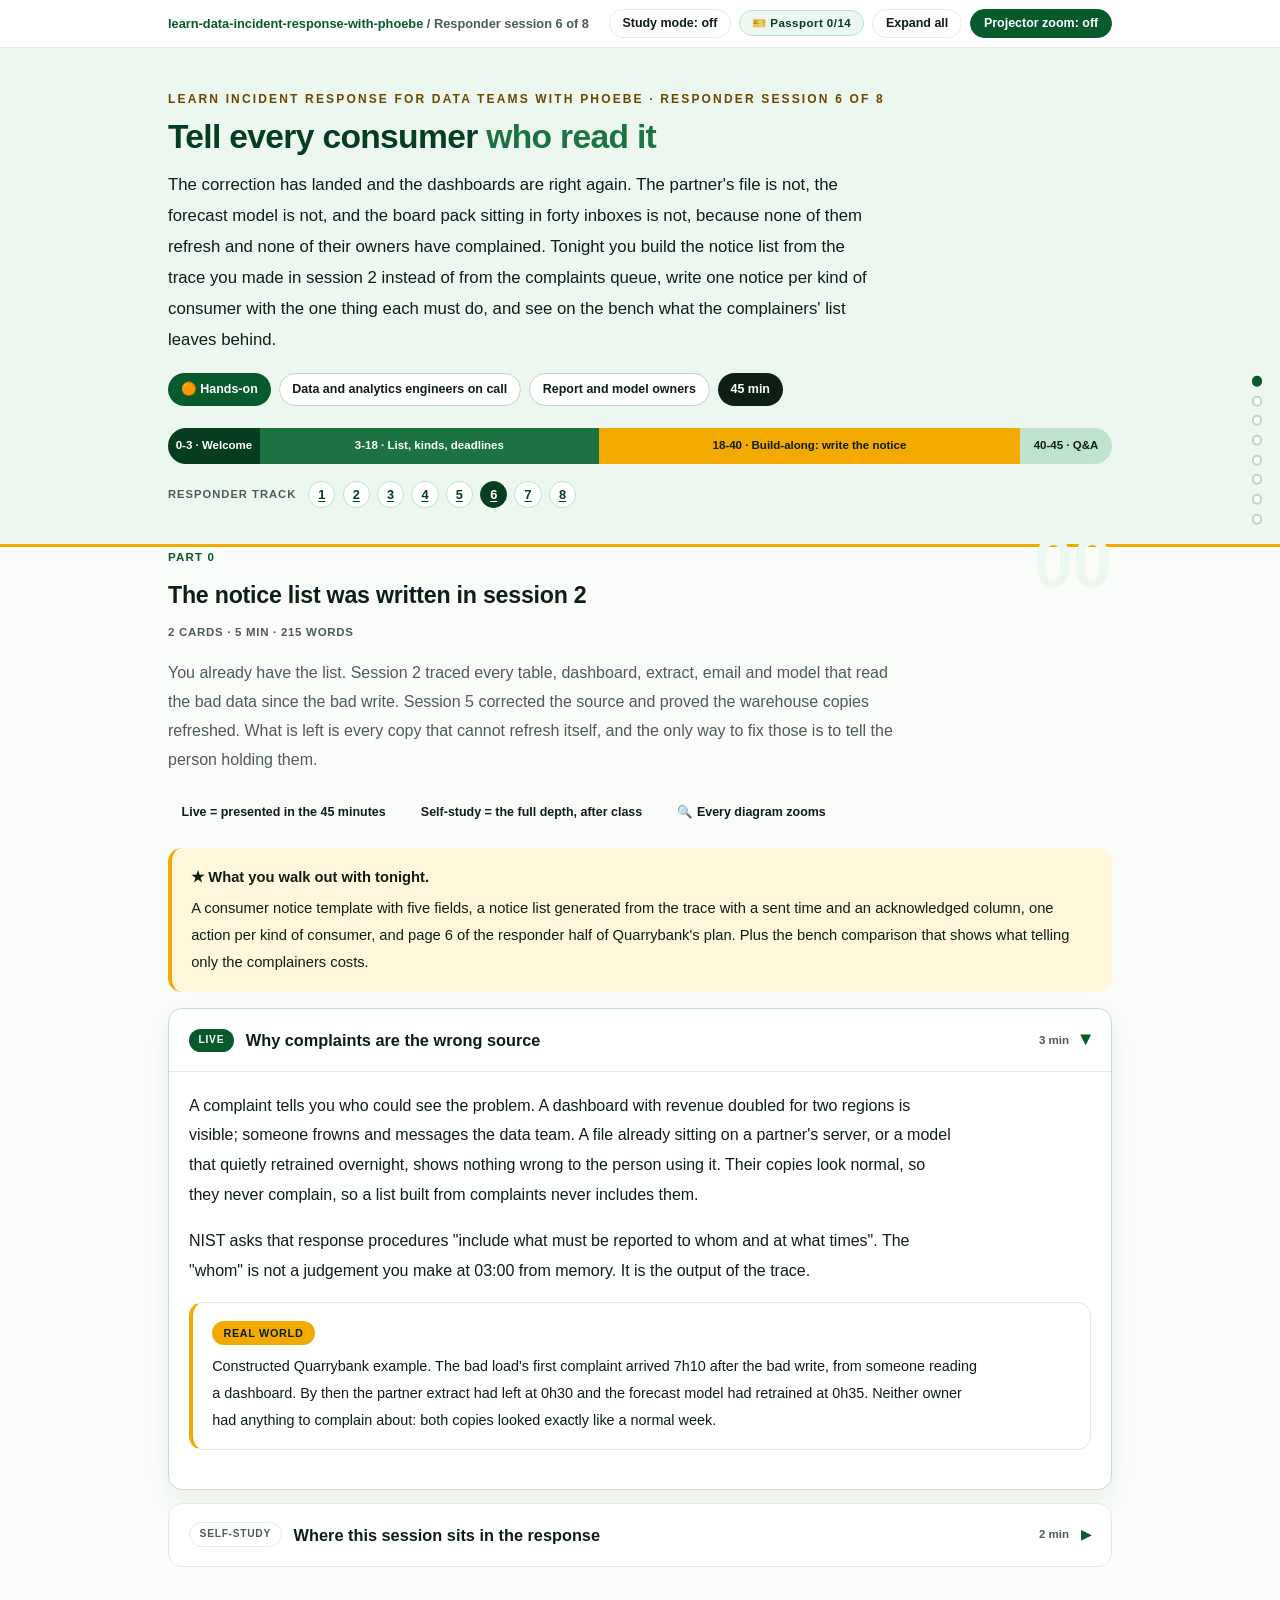
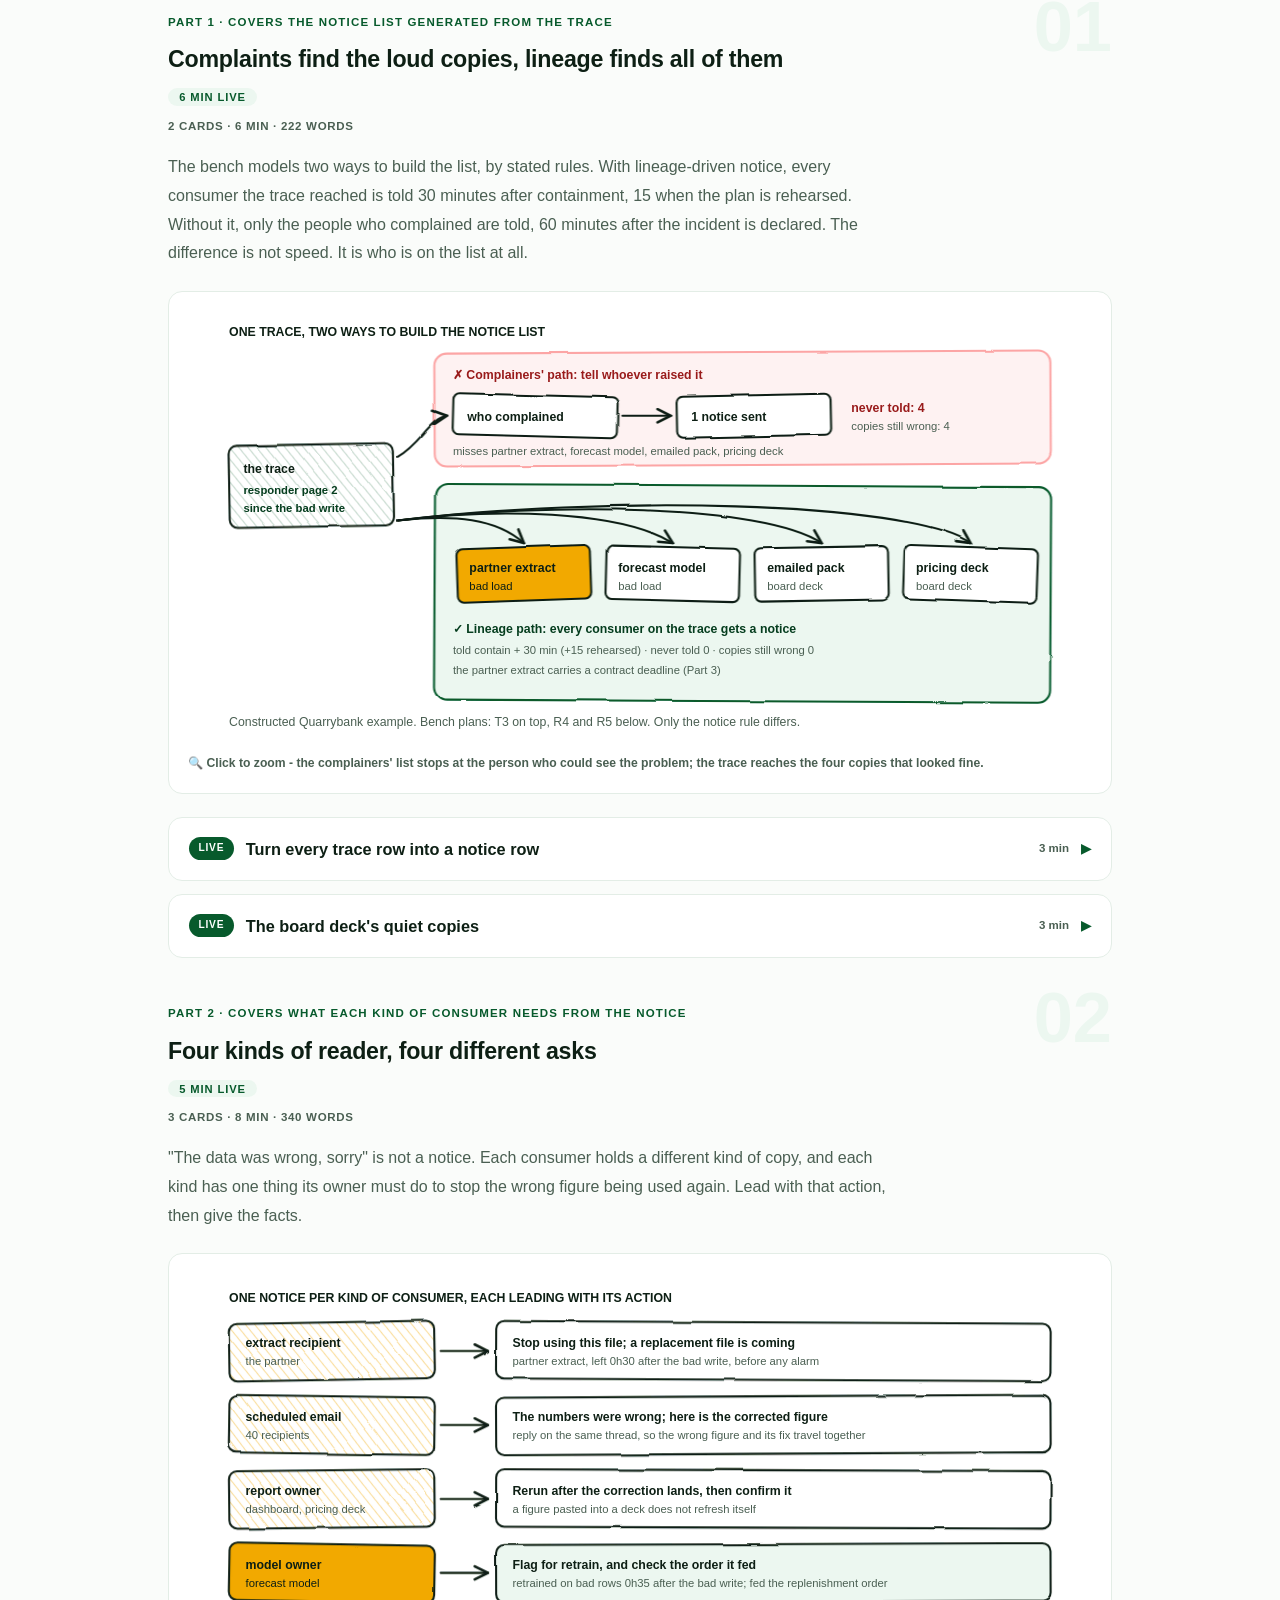
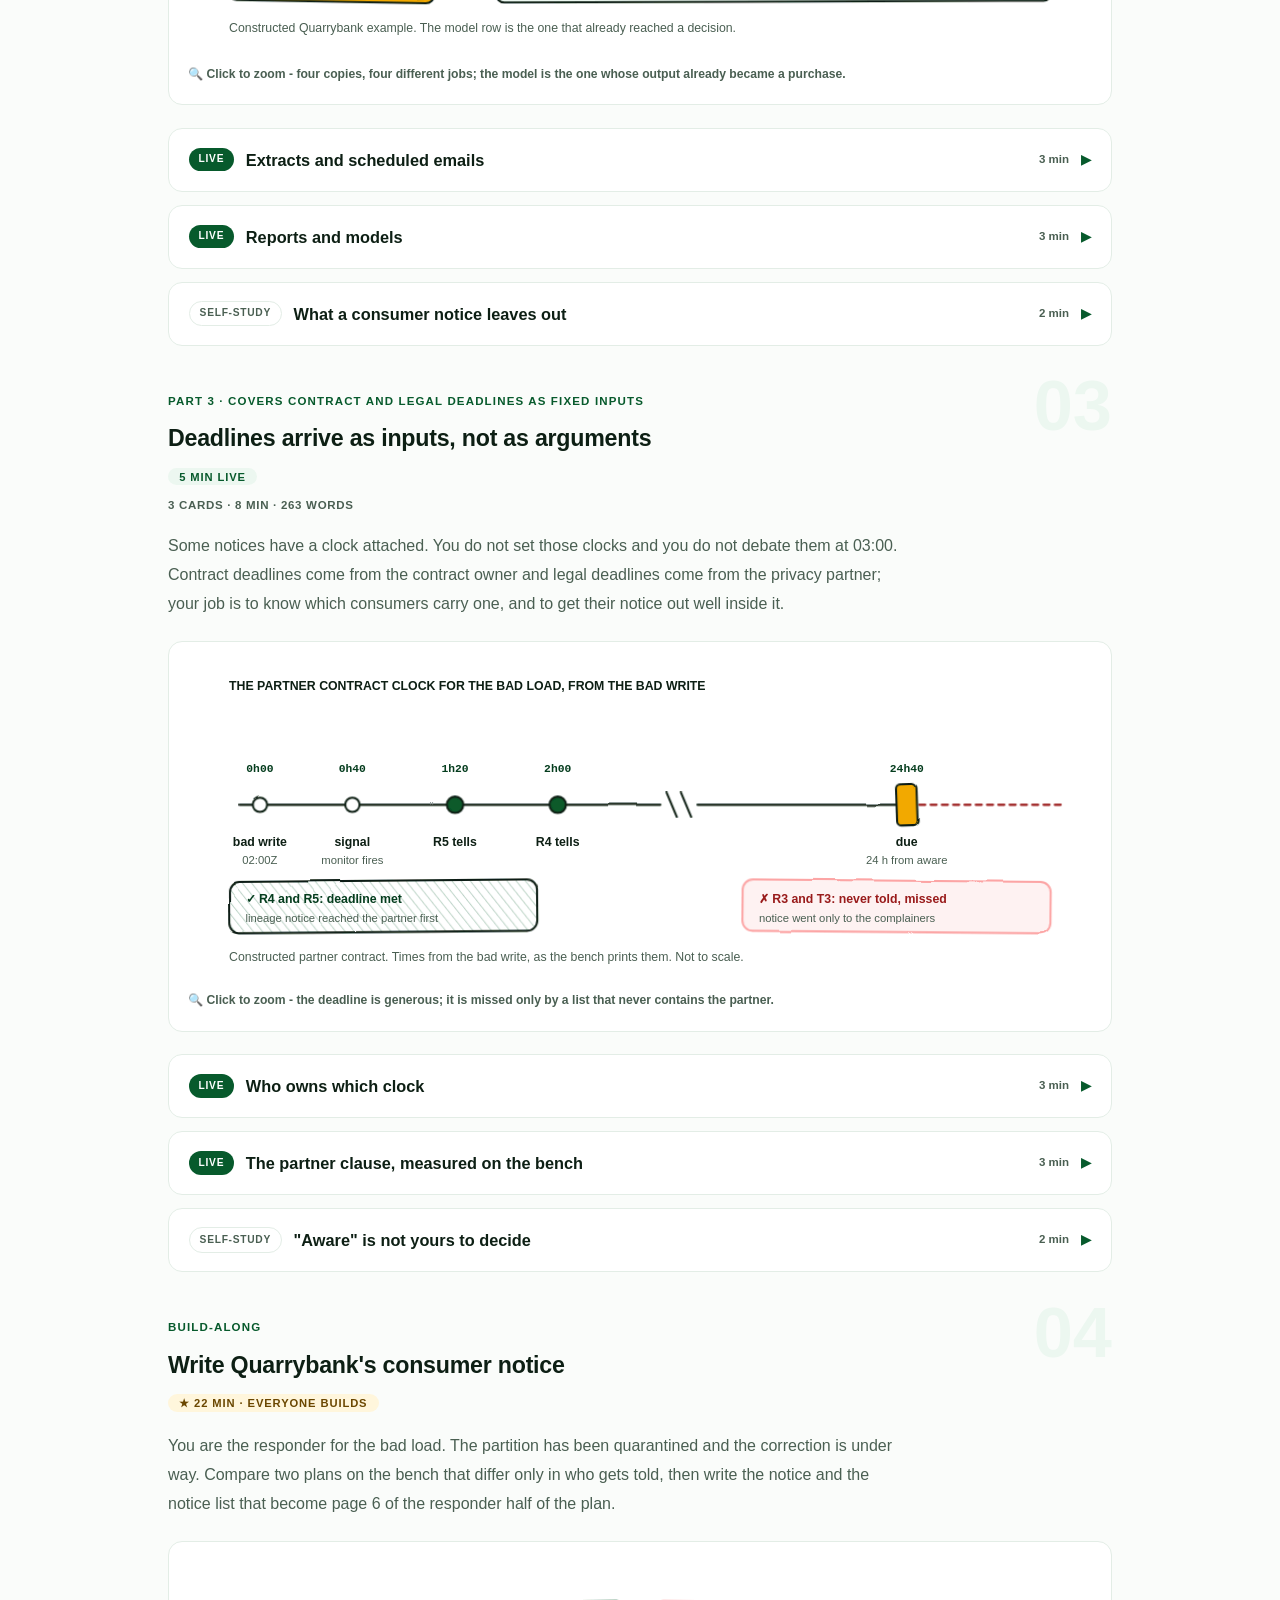
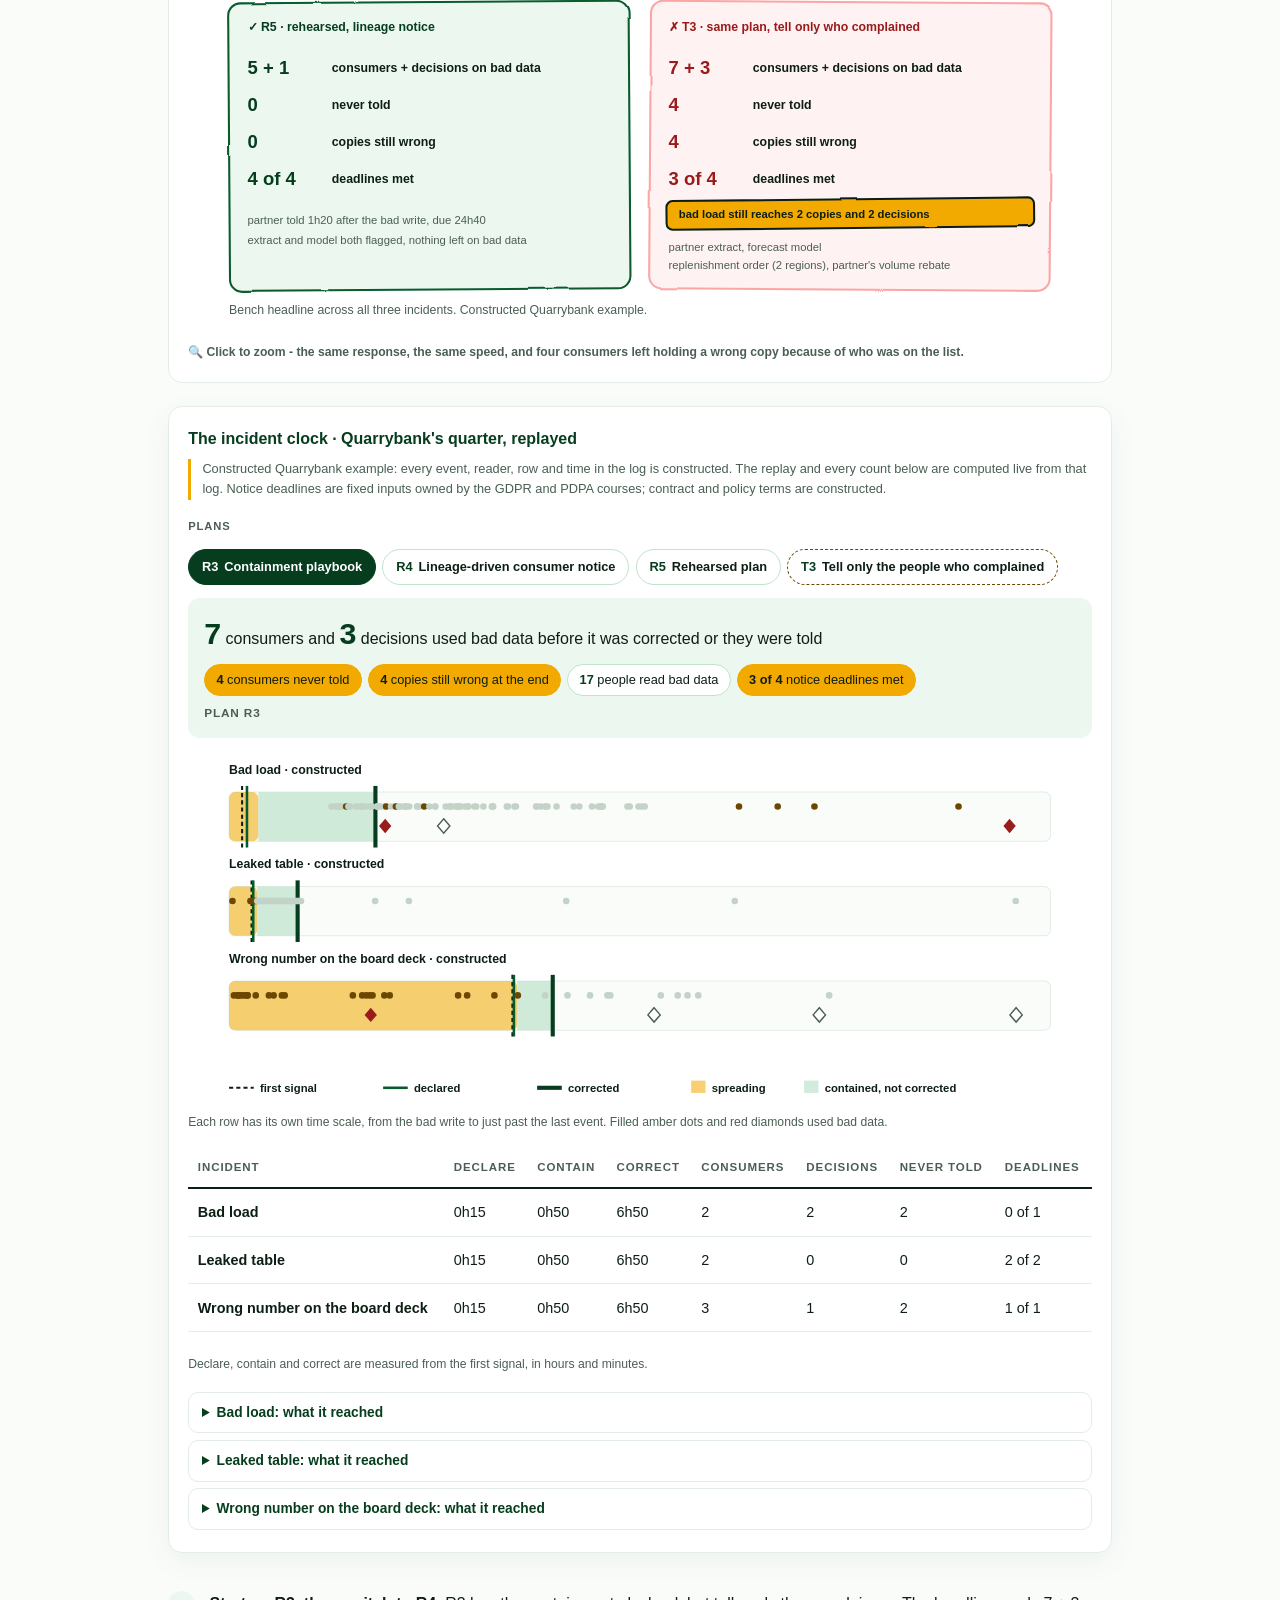
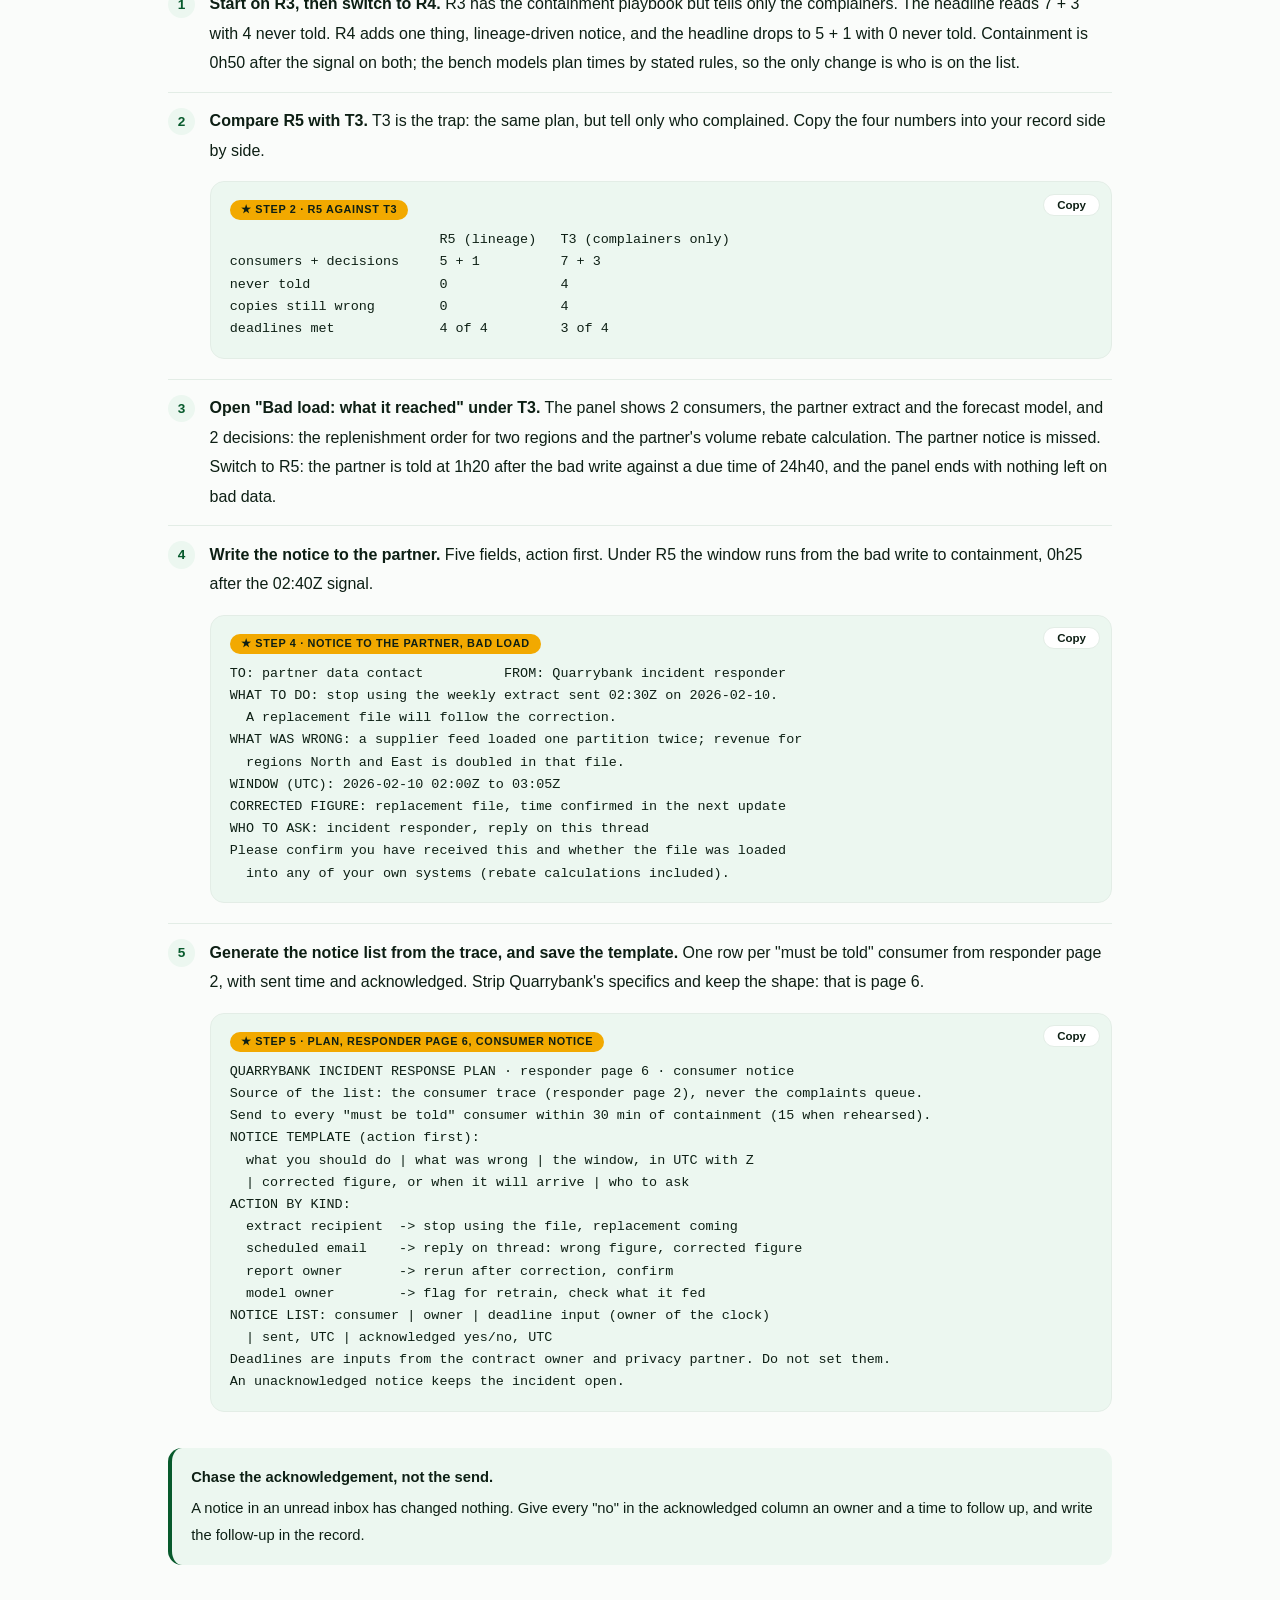
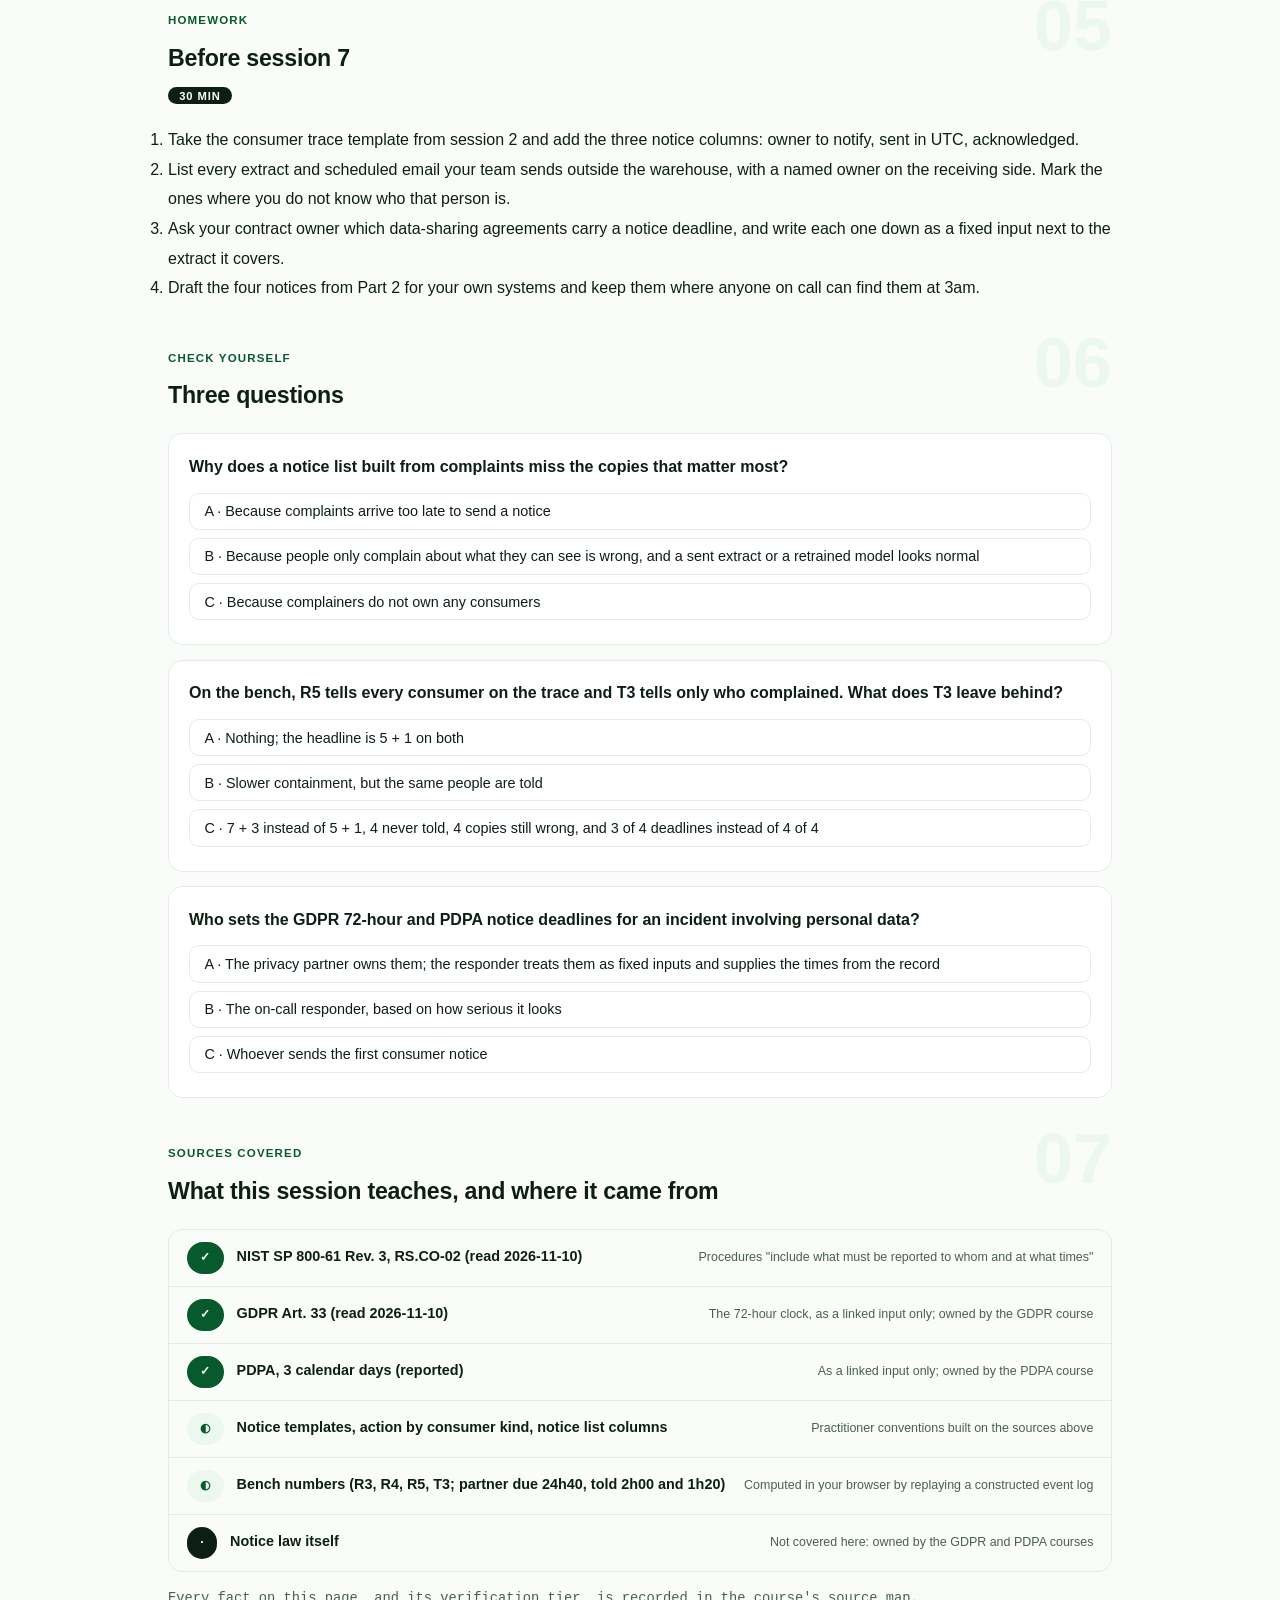
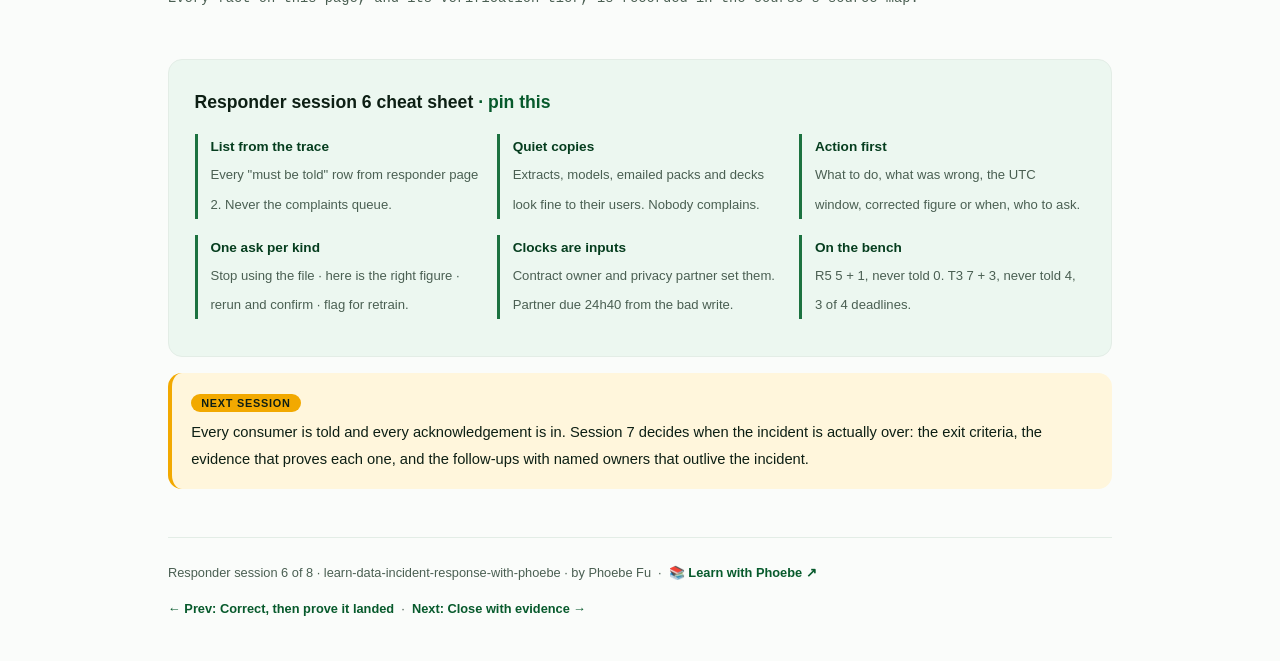
<file: courses/b6-tell-every-consumer.html>
<!DOCTYPE html>
<html lang="en">
<head>
<meta charset="UTF-8">
<meta name="viewport" content="width=device-width, initial-scale=1.0">
<!-- social:start -->
<meta name="description" content="Responder session 6 of 8. Build the notice list from the consumer trace, not from whoever complained, give each kind of consumer the one action it needs, and treat contract and legal deadlines as fixed inputs, measured on the incident clock.">
<meta property="og:type" content="article">
<meta property="og:site_name" content="Learn with Phoebe">
<meta property="og:title" content="Tell every consumer who read it - learn incident response for data teams with phoebe">
<meta property="og:description" content="Responder session 6 of 8. The notice list comes from the trace. Complaints only find the loud copies.">
<meta property="og:url" content="https://phoebefu6.github.io/learn-data-incident-response-with-phoebe/courses/b6-tell-every-consumer.html">
<meta property="og:image" content="https://phoebefu6.github.io/learn-data-incident-response-with-phoebe/assets/og-cover.png">
<meta property="og:image:width" content="1200">
<meta property="og:image:height" content="630">
<meta name="twitter:card" content="summary_large_image">
<meta name="twitter:title" content="Tell every consumer who read it - learn incident response for data teams with phoebe">
<meta name="twitter:description" content="The people who complain are the ones who could see the problem. The copies that matter are the ones that look fine.">
<meta name="twitter:image" content="https://phoebefu6.github.io/learn-data-incident-response-with-phoebe/assets/og-cover.png">
<!-- social:end -->
<title>Responder session 6 · Tell every consumer who read it - learn incident response for data teams with phoebe</title>
<link rel="stylesheet" href="../assets/style.css?v=3">
</head>
<body>

<div class="toolbar">
  <div class="wrap">
    <span class="crumb"><a href="../index.html">learn-data-incident-response-with-phoebe</a> / Responder session 6 of 8</span>
    <button class="btn" id="toggle-all" type="button">Expand all</button>
    <button class="btn primary" id="zoom-toggle" type="button">Projector zoom: off</button>
  </div>
</div>

<header class="masthead">
  <div class="wrap">
    <div class="eyebrow">Learn Incident Response for Data Teams with Phoebe · Responder session 6 of 8</div>
    <h1>Tell every consumer <span class="accent">who read it</span></h1>
    <p class="sub">The correction has landed and the dashboards are right again. The partner's file is not, the forecast model is not, and the board pack sitting in forty inboxes is not, because none of them refresh and none of their owners have complained. Tonight you build the notice list from the trace you made in session 2 instead of from the complaints queue, write one notice per kind of consumer with the one thing each must do, and see on the bench what the complainers' list leaves behind.</p>
    <div class="chip-row">
      <span class="chip level">🟠 Hands-on</span>
      <span class="chip audience">Data and analytics engineers on call</span>
      <span class="chip audience">Report and model owners</span>
      <span class="chip time">45 min</span>
    </div>
    <div class="agenda">
      <span class="a1" style="flex:1">0-3 · Welcome</span>
      <span class="a2" style="flex:4">3-18 · List, kinds, deadlines</span>
      <span class="a3" style="flex:5">18-40 · Build-along: write the notice</span>
      <span class="a4" style="flex:1">40-45 · Q&amp;A</span>
    </div>
  </div>
</header>

<main class="wrap">

  <!-- ============ INTRO ============ -->
  <section class="section" id="intro">
    <div class="section-kicker">
      <span class="klabel">Part 0</span>
      <h2>The notice list was written in session 2</h2>
    </div>
    <p class="lede">You already have the list. Session 2 traced every table, dashboard, extract, email and model that read the bad data since the bad write. Session 5 corrected the source and proved the warehouse copies refreshed. What is left is every copy that cannot refresh itself, and the only way to fix those is to tell the person holding them.</p>

    <div class="legend">
      <span class="pill">Live = presented in the 45 minutes</span>
      <span class="pill">Self-study = the full depth, after class</span>
      <span class="pill">🔍 Every diagram zooms</span>
    </div>

    <div class="callout win">
      <p><strong>★ What you walk out with tonight.</strong> A consumer notice template with five fields, a notice list generated from the trace with a sent time and an acknowledged column, one action per kind of consumer, and page 6 of the responder half of Quarrybank's plan. Plus the bench comparison that shows what telling only the complainers costs.</p>
    </div>

    <details class="card" open>
      <summary><span class="mode live">Live</span>Why complaints are the wrong source<span class="mini">3 min</span><span class="caret">▶</span></summary>
      <div class="body">
        <p>A complaint tells you who could see the problem. A dashboard with revenue doubled for two regions is visible; someone frowns and messages the data team. A file already sitting on a partner's server, or a model that quietly retrained overnight, shows nothing wrong to the person using it. Their copies look normal, so they never complain, so a list built from complaints never includes them.</p>
        <p>NIST asks that response procedures "include what must be reported to whom and at what times". The "whom" is not a judgement you make at 03:00 from memory. It is the output of the trace.</p>
        <div class="callout example">
          <span class="ex-pill">Real world</span>
          <p>Constructed Quarrybank example. The bad load's first complaint arrived 7h10 after the bad write, from someone reading a dashboard. By then the partner extract had left at 0h30 and the forecast model had retrained at 0h35. Neither owner had anything to complain about: both copies looked exactly like a normal week.</p>
        </div>
      </div>
    </details>

    <details class="card">
      <summary><span class="mode self">Self-study</span>Where this session sits in the response<span class="mini">2 min</span><span class="caret">▶</span></summary>
      <div class="body">
        <ul>
          <li><strong>Leader session 4</strong> wrote the holding statement, the executive update and the partner note: what the organisation says, and how often.</li>
          <li><strong>Tonight</strong> is the responder's side: who exactly gets a consumer notice, what it asks them to do, and proof they read it.</li>
          <li><strong>Session 7</strong> closes the incident, and an unacknowledged notice is one of the things that keeps it open.</li>
        </ul>
      </div>
    </details>
  </section>

  <!-- ============ PART 1 ============ -->
  <section class="section" id="part-1">
    <div class="section-kicker">
      <span class="klabel">Part 1 · covers the notice list generated from the trace</span>
      <h2>Complaints find the loud copies, lineage finds all of them</h2>
      <span class="tag concept">6 min live</span>
    </div>
    <p class="lede">The bench models two ways to build the list, by stated rules. With lineage-driven notice, every consumer the trace reached is told 30 minutes after containment, 15 when the plan is rehearsed. Without it, only the people who complained are told, 60 minutes after the incident is declared. The difference is not speed. It is who is on the list at all.</p>

    <figure class="zoomable">
      <svg viewBox="0 0 880 420" xmlns="http://www.w3.org/2000/svg" role="img" aria-label="The consumer trace from responder session 2 feeds two notice lists. Top, the complainers' path: only the person who complained gets a notice, so 4 consumers are never told and 4 copies stay wrong, which is plan T3 on the bench. The four it misses are the partner extract and the forecast model from the bad load, and the emailed pack and the pricing deck from the board deck. Bottom, the lineage path: every consumer on the trace gets a notice 30 minutes after containment, 15 when rehearsed, so none is left untold, plans R4 and R5.">
        <defs>
          <filter id="ib6aSk" x="-3%" y="-3%" width="106%" height="106%"><feTurbulence type="fractalNoise" baseFrequency="0.02" numOctaves="2" seed="61" result="n"/><feDisplacementMap in="SourceGraphic" in2="n" scale="2.4" xChannelSelector="R" yChannelSelector="G"/></filter>
          <pattern id="ib6aHc" patternUnits="userSpaceOnUse" width="7" height="7" patternTransform="rotate(-38)"><line x1="0" y1="0" x2="0" y2="7" stroke="#075A2C" stroke-width="1" opacity=".5"/></pattern>
          <marker id="ib6aAr" viewBox="0 0 10 10" refX="9" refY="5" markerWidth="8" markerHeight="8" orient="auto"><path d="M1 1 L9 5 L1 9" fill="none" stroke="#0D1F14" stroke-width="1.6" stroke-linecap="round"/></marker>
        </defs>
        <style>
          .ib6aH { font: 800 12px Inter, sans-serif; fill: #0D1F14; }
          .ib6aR { font: 800 12px Inter, sans-serif; fill: #991B1B; }
          .ib6aL { font: 600 12px Inter, sans-serif; fill: #0D1F14; }
          .ib6aS { font: 400 11px Inter, sans-serif; fill: #4A5F52; }
          .ib6aK { font: 400 11px Inter, sans-serif; fill: #0D1F14; }
          .ib6aA { font: 700 11px Inter, sans-serif; fill: #053D1E; }
          .ib6aG { font: 800 12px Inter, sans-serif; fill: #053D1E; }
          .ib6aN { font: 400 12px Inter, sans-serif; fill: #4A5F52; }
        </style>

        <text class="ib6aH" x="40" y="24">ONE TRACE, TWO WAYS TO BUILD THE NOTICE LIST</text>

        <g filter="url(#ib6aSk)" fill="none" stroke="#0D1F14" stroke-width="2" stroke-linecap="round" stroke-linejoin="round">
          <rect x="40" y="130" width="160" height="80" rx="8" fill="url(#ib6aHc)" transform="rotate(-1 120 170)"/>
          <rect x="240" y="40" width="600" height="110" rx="12" fill="#FEF2F2" stroke="#FCA5A5" transform="rotate(-0.3 540 95)"/>
          <rect x="240" y="170" width="600" height="210" rx="12" fill="#ECF7F0" stroke="#075A2C" transform="rotate(0.3 540 275)"/>
          <path d="M204 142 C226 130 236 104 252 102" marker-end="url(#ib6aAr)"/>
          <rect x="258" y="82" width="160" height="40" rx="6" fill="#FFFFFF" transform="rotate(1.5 338 102)"/>
          <path d="M422 102 L470 102" marker-end="url(#ib6aAr)"/>
          <rect x="476" y="82" width="150" height="40" rx="6" fill="#FFFFFF" transform="rotate(-1.2 551 102)"/>
          <path d="M204 204 C260 198 300 202 327 226" marker-end="url(#ib6aAr)"/>
          <path d="M204 204 C300 192 420 194 472 226" marker-end="url(#ib6aAr)"/>
          <path d="M204 204 C350 186 560 188 617 226" marker-end="url(#ib6aAr)"/>
          <path d="M204 204 C400 180 700 184 762 226" marker-end="url(#ib6aAr)"/>
          <rect x="262" y="230" width="130" height="52" rx="6" fill="#F2A900" transform="rotate(-2 327 256)"/>
          <rect x="407" y="230" width="130" height="52" rx="6" fill="#FFFFFF" transform="rotate(1.5 472 256)"/>
          <rect x="552" y="230" width="130" height="52" rx="6" fill="#FFFFFF" transform="rotate(-1 617 256)"/>
          <rect x="697" y="230" width="130" height="52" rx="6" fill="#FFFFFF" transform="rotate(2 762 256)"/>
        </g>

        <text class="ib6aL" x="54" y="158">the trace</text>
        <text class="ib6aA" x="54" y="178">responder page 2</text>
        <text class="ib6aA" x="54" y="196">since the bad write</text>

        <text class="ib6aR" x="258" y="66">✗ Complainers' path: tell whoever raised it</text>
        <text class="ib6aL" x="272" y="107">who complained</text>
        <text class="ib6aL" x="490" y="107">1 notice sent</text>
        <text class="ib6aR" x="646" y="98">never told: 4</text>
        <text class="ib6aS" x="646" y="116">copies still wrong: 4</text>
        <text class="ib6aS" x="258" y="140">misses partner extract, forecast model, emailed pack, pricing deck</text>

        <text class="ib6aL" x="274" y="254">partner extract</text>
        <text class="ib6aK" x="274" y="272">bad load</text>
        <text class="ib6aL" x="419" y="254">forecast model</text>
        <text class="ib6aS" x="419" y="272">bad load</text>
        <text class="ib6aL" x="564" y="254">emailed pack</text>
        <text class="ib6aS" x="564" y="272">board deck</text>
        <text class="ib6aL" x="709" y="254">pricing deck</text>
        <text class="ib6aS" x="709" y="272">board deck</text>

        <text class="ib6aG" x="258" y="314">✓ Lineage path: every consumer on the trace gets a notice</text>
        <text class="ib6aS" x="258" y="334">told contain + 30 min (+15 rehearsed) · never told 0 · copies still wrong 0</text>
        <text class="ib6aS" x="258" y="354">the partner extract carries a contract deadline (Part 3)</text>

        <text class="ib6aN" x="40" y="404">Constructed Quarrybank example. Bench plans: T3 on top, R4 and R5 below. Only the notice rule differs.</text>
      </svg>
      <figcaption>🔍 Click to zoom - the complainers' list stops at the person who could see the problem; the trace reaches the four copies that looked fine.</figcaption>
    </figure>

    <details class="card">
      <summary><span class="mode live">Live</span>Turn every trace row into a notice row<span class="mini">3 min</span><span class="caret">▶</span></summary>
      <div class="body">
        <p>Every row on the trace marked "must be told" in session 2 becomes one row on the notice list. Add three columns and nothing else.</p>
        <table class="clean">
          <thead><tr><th>Column</th><th>Example</th><th>Why it is there</th></tr></thead>
          <tbody>
            <tr><td>Owner to notify</td><td>partner's data contact</td><td>A notice goes to a person, never to a team alias nobody reads at night</td></tr>
            <tr><td>Sent, UTC</td><td>03:20Z</td><td>The contract and the privacy partner both ask when, not whether</td></tr>
            <tr><td>Acknowledged</td><td>yes / no, with time</td><td>A sent notice that nobody read has not changed anything yet</td></tr>
          </tbody>
        </table>
        <p>The lineage query that produces the trace is observability's craft: see <a href="https://phoebefu6.github.io/learn-data-observability-with-phoebe/courses/b7-lineage-blast-radius.html">lineage and blast radius ↗</a>. Tonight starts from its output.</p>
      </div>
    </details>

    <details class="card">
      <summary><span class="mode live">Live</span>The board deck's quiet copies<span class="mini">3 min</span><span class="caret">▶</span></summary>
      <div class="body">
        <div class="callout example">
          <span class="ex-pill">Real world</span>
          <p>Constructed Quarrybank example. The wrong margin figure on the board deck was signalled by the finance reconciliation 48h00 after it was written, and the first complaint came from the external auditor at 168h00. Nobody who received the emailed pack complained, and nobody who built the pricing deck from it did either. On every plan from R1 to R5 the bench shows those two and the portal as the consumers reached; only a list built from the trace names the emailed pack and the pricing deck.</p>
        </div>
        <div class="callout tip">
          <p><strong>Ask upward as well as down the lineage.</strong> A pricing deck is not in any warehouse lineage graph. It shows up because someone asked "was anything built or decided on this figure?" and wrote the answer on the trace.</p>
        </div>
      </div>
    </details>
  </section>

  <!-- ============ PART 2 ============ -->
  <section class="section" id="part-2">
    <div class="section-kicker">
      <span class="klabel">Part 2 · covers what each kind of consumer needs from the notice</span>
      <h2>Four kinds of reader, four different asks</h2>
      <span class="tag concept">5 min live</span>
    </div>
    <p class="lede">"The data was wrong, sorry" is not a notice. Each consumer holds a different kind of copy, and each kind has one thing its owner must do to stop the wrong figure being used again. Lead with that action, then give the facts.</p>

    <figure class="zoomable">
      <svg viewBox="0 0 880 370" xmlns="http://www.w3.org/2000/svg" role="img" aria-label="Four kinds of consumer, each with one action. Extract recipient, the partner: stop using this file, a replacement is coming. Scheduled email recipients, 40 of them: the numbers were wrong, here is the corrected figure. Report owner, for a dashboard or the pricing deck: rerun after the correction lands, then confirm. Model owner, the forecast model, retrained on bad rows 0h35 after the bad write: flag it for retrain and check the replenishment order it fed.">
        <defs>
          <filter id="ib6bSk" x="-3%" y="-3%" width="106%" height="106%"><feTurbulence type="fractalNoise" baseFrequency="0.02" numOctaves="2" seed="67" result="n"/><feDisplacementMap in="SourceGraphic" in2="n" scale="2.4" xChannelSelector="R" yChannelSelector="G"/></filter>
          <pattern id="ib6bHc" patternUnits="userSpaceOnUse" width="7" height="7" patternTransform="rotate(-38)"><line x1="0" y1="0" x2="0" y2="7" stroke="#F2A900" stroke-width="1.4" opacity=".6"/></pattern>
          <marker id="ib6bAr" viewBox="0 0 10 10" refX="9" refY="5" markerWidth="8" markerHeight="8" orient="auto"><path d="M1 1 L9 5 L1 9" fill="none" stroke="#0D1F14" stroke-width="1.6" stroke-linecap="round"/></marker>
        </defs>
        <style>
          .ib6bH { font: 800 12px Inter, sans-serif; fill: #0D1F14; }
          .ib6bL { font: 600 12px Inter, sans-serif; fill: #0D1F14; }
          .ib6bS { font: 400 11px Inter, sans-serif; fill: #4A5F52; }
          .ib6bK { font: 400 11px Inter, sans-serif; fill: #0D1F14; }
          .ib6bN { font: 400 12px Inter, sans-serif; fill: #4A5F52; }
        </style>

        <text class="ib6bH" x="40" y="28">ONE NOTICE PER KIND OF CONSUMER, EACH LEADING WITH ITS ACTION</text>

        <g filter="url(#ib6bSk)" fill="none" stroke="#0D1F14" stroke-width="2" stroke-linecap="round" stroke-linejoin="round">
          <rect x="40" y="48" width="200" height="56" rx="8" fill="url(#ib6bHc)" transform="rotate(-1 140 76)"/>
          <rect x="40" y="120" width="200" height="56" rx="8" fill="url(#ib6bHc)" transform="rotate(0.8 140 148)"/>
          <rect x="40" y="192" width="200" height="56" rx="8" fill="url(#ib6bHc)" transform="rotate(-0.6 140 220)"/>
          <rect x="40" y="264" width="200" height="56" rx="8" fill="#F2A900" transform="rotate(1 140 292)"/>
          <path d="M246 76 L292 76" marker-end="url(#ib6bAr)"/>
          <path d="M246 148 L292 148" marker-end="url(#ib6bAr)"/>
          <path d="M246 220 L292 220" marker-end="url(#ib6bAr)"/>
          <path d="M246 292 L292 292" marker-end="url(#ib6bAr)"/>
          <rect x="300" y="48" width="540" height="56" rx="8" fill="#FFFFFF" transform="rotate(0.3 570 76)"/>
          <rect x="300" y="120" width="540" height="56" rx="8" fill="#FFFFFF" transform="rotate(-0.3 570 148)"/>
          <rect x="300" y="192" width="540" height="56" rx="8" fill="#FFFFFF" transform="rotate(0.2 570 220)"/>
          <rect x="300" y="264" width="540" height="56" rx="8" fill="#ECF7F0" transform="rotate(-0.2 570 292)"/>
        </g>

        <text class="ib6bL" x="56" y="72">extract recipient</text>
        <text class="ib6bS" x="56" y="90">the partner</text>
        <text class="ib6bL" x="56" y="144">scheduled email</text>
        <text class="ib6bS" x="56" y="162">40 recipients</text>
        <text class="ib6bL" x="56" y="216">report owner</text>
        <text class="ib6bS" x="56" y="234">dashboard, pricing deck</text>
        <text class="ib6bL" x="56" y="288">model owner</text>
        <text class="ib6bK" x="56" y="306">forecast model</text>

        <text class="ib6bL" x="316" y="72">Stop using this file; a replacement file is coming</text>
        <text class="ib6bS" x="316" y="90">partner extract, left 0h30 after the bad write, before any alarm</text>
        <text class="ib6bL" x="316" y="144">The numbers were wrong; here is the corrected figure</text>
        <text class="ib6bS" x="316" y="162">reply on the same thread, so the wrong figure and its fix travel together</text>
        <text class="ib6bL" x="316" y="216">Rerun after the correction lands, then confirm it</text>
        <text class="ib6bS" x="316" y="234">a figure pasted into a deck does not refresh itself</text>
        <text class="ib6bL" x="316" y="288">Flag for retrain, and check the order it fed</text>
        <text class="ib6bS" x="316" y="306">retrained on bad rows 0h35 after the bad write; fed the replenishment order</text>

        <text class="ib6bN" x="40" y="350">Constructed Quarrybank example. The model row is the one that already reached a decision.</text>
      </svg>
      <figcaption>🔍 Click to zoom - four copies, four different jobs; the model is the one whose output already became a purchase.</figcaption>
    </figure>

    <details class="card">
      <summary><span class="mode live">Live</span>Extracts and scheduled emails<span class="mini">3 min</span><span class="caret">▶</span></summary>
      <div class="body">
        <ul>
          <li><strong>Extract recipients</strong> hold a file you cannot reach. Tell them to stop using it, name the file exactly (file name and the run that produced it), and say when a replacement will arrive. If they loaded it into their own systems, ask them to say so; that is a copy your trace cannot see.</li>
          <li><strong>Scheduled email recipients</strong> hold a number in their inbox. Reply on the original thread with the wrong figure, the corrected figure, and the period it covers. A fresh email with only the right number leaves the wrong one sitting above it.</li>
        </ul>
        <div class="callout tip">
          <p><strong>Lead with the action.</strong> The first line of every notice is what the reader must do. The explanation is for the people who read on.</p>
        </div>
      </div>
    </details>

    <details class="card">
      <summary><span class="mode live">Live</span>Reports and models<span class="mini">3 min</span><span class="caret">▶</span></summary>
      <div class="body">
        <ul>
          <li><strong>Report reruns</strong>: a dashboard on the warehouse refreshes when the correction lands (session 5 proved that). An exported report, a slide or a spreadsheet does not. Its owner reruns it and confirms, and the confirmation goes in the acknowledged column.</li>
          <li><strong>Model retrain flags</strong>: a model trained on bad rows keeps producing slightly wrong output after the source is fixed. The notice asks the owner to flag it for retrain and to check anything it already fed. Rebuilding the partition it trained on is <a href="https://phoebefu6.github.io/learn-data-reliability-with-phoebe/courses/b5-backfills.html">backfill mechanics ↗</a>.</li>
        </ul>
        <div class="callout example">
          <span class="ex-pill">Real world</span>
          <p>Constructed Quarrybank example. The forecast model retrained on the bad rows 0h35 after the bad write, five minutes before the volume monitor fired. Its forecast fed a replenishment order for the two affected regions. The model's notice asks for two things: retrain it, and have the buyer check that order before it ships.</p>
        </div>
      </div>
    </details>

    <details class="card">
      <summary><span class="mode self">Self-study</span>What a consumer notice leaves out<span class="mini">2 min</span><span class="caret">▶</span></summary>
      <div class="body">
        <p>Practice, not a finding: a consumer notice states what was wrong and what to do. It does not speculate about cause, assign blame, or promise a root-cause date. Those belong in the incident record and later in the write-up, which is the craft of the planned runbooks and postmortems course on the <a href="https://phoebefu6.github.io/learn-with-phoebe/">Learn with Phoebe hub ↗</a>. If the notice concerns personal data, the privacy partner reads it before it goes, because a consumer notice can become a disclosure.</p>
      </div>
    </details>
  </section>

  <!-- ============ PART 3 ============ -->
  <section class="section" id="part-3">
    <div class="section-kicker">
      <span class="klabel">Part 3 · covers contract and legal deadlines as fixed inputs</span>
      <h2>Deadlines arrive as inputs, not as arguments</h2>
      <span class="tag concept">5 min live</span>
    </div>
    <p class="lede">Some notices have a clock attached. You do not set those clocks and you do not debate them at 03:00. Contract deadlines come from the contract owner and legal deadlines come from the privacy partner; your job is to know which consumers carry one, and to get their notice out well inside it.</p>

    <figure class="zoomable">
      <svg viewBox="0 0 880 310" xmlns="http://www.w3.org/2000/svg" role="img" aria-label="The partner contract clock for the bad load, measured from the bad write. Bad write at 0h00, signal at 0h40. Under R5 the partner is told at 1h20, under R4 at 2h00, both well before the due time of 24h40. Under R3 and T3 the notice goes only to complainers and the partner is never told, so the deadline is missed. Not to scale.">
        <defs>
          <filter id="ib6cSk" x="-3%" y="-3%" width="106%" height="106%"><feTurbulence type="fractalNoise" baseFrequency="0.02" numOctaves="2" seed="73" result="n"/><feDisplacementMap in="SourceGraphic" in2="n" scale="2.4" xChannelSelector="R" yChannelSelector="G"/></filter>
          <pattern id="ib6cHc" patternUnits="userSpaceOnUse" width="7" height="7" patternTransform="rotate(-38)"><line x1="0" y1="0" x2="0" y2="7" stroke="#075A2C" stroke-width="1" opacity=".5"/></pattern>
          <marker id="ib6cAr" viewBox="0 0 10 10" refX="9" refY="5" markerWidth="8" markerHeight="8" orient="auto"><path d="M1 1 L9 5 L1 9" fill="none" stroke="#0D1F14" stroke-width="1.6" stroke-linecap="round"/></marker>
        </defs>
        <style>
          .ib6cH { font: 800 12px Inter, sans-serif; fill: #0D1F14; }
          .ib6cR { font: 800 12px Inter, sans-serif; fill: #991B1B; }
          .ib6cL { font: 600 12px Inter, sans-serif; fill: #0D1F14; }
          .ib6cM { font: 700 11px ui-monospace, Menlo, monospace; fill: #053D1E; }
          .ib6cS { font: 400 11px Inter, sans-serif; fill: #4A5F52; }
          .ib6cG { font: 800 12px Inter, sans-serif; fill: #053D1E; }
          .ib6cN { font: 400 12px Inter, sans-serif; fill: #4A5F52; }
        </style>

        <text class="ib6cH" x="40" y="28">THE PARTNER CONTRACT CLOCK FOR THE BAD LOAD, FROM THE BAD WRITE</text>

        <g filter="url(#ib6cSk)" fill="none" stroke="#0D1F14" stroke-width="2" stroke-linecap="round" stroke-linejoin="round">
          <path d="M50 140 L460 140"/>
          <path d="M466 128 L476 152"/>
          <path d="M480 128 L490 152"/>
          <path d="M496 140 L690 140"/>
          <path d="M712 140 L850 140" stroke="#991B1B" stroke-dasharray="6 5"/>
          <circle cx="70" cy="140" r="7" fill="#FFFFFF"/>
          <circle cx="160" cy="140" r="7" fill="#FFFFFF"/>
          <circle cx="260" cy="140" r="8" fill="#075A2C"/>
          <circle cx="360" cy="140" r="8" fill="#075A2C"/>
          <rect x="690" y="120" width="20" height="40" rx="4" fill="#F2A900" transform="rotate(-2 700 140)"/>
          <rect x="40" y="214" width="300" height="50" rx="10" fill="url(#ib6cHc)" transform="rotate(-0.5 190 239)"/>
          <rect x="540" y="214" width="300" height="50" rx="10" fill="#FEF2F2" stroke="#FCA5A5" transform="rotate(0.5 690 239)"/>
        </g>

        <text class="ib6cM" x="70" y="108" text-anchor="middle">0h00</text>
        <text class="ib6cM" x="160" y="108" text-anchor="middle">0h40</text>
        <text class="ib6cM" x="260" y="108" text-anchor="middle">1h20</text>
        <text class="ib6cM" x="360" y="108" text-anchor="middle">2h00</text>
        <text class="ib6cM" x="700" y="108" text-anchor="middle">24h40</text>
        <text class="ib6cL" x="70" y="180" text-anchor="middle">bad write</text>
        <text class="ib6cL" x="160" y="180" text-anchor="middle">signal</text>
        <text class="ib6cL" x="260" y="180" text-anchor="middle">R5 tells</text>
        <text class="ib6cL" x="360" y="180" text-anchor="middle">R4 tells</text>
        <text class="ib6cL" x="700" y="180" text-anchor="middle">due</text>
        <text class="ib6cS" x="70" y="198" text-anchor="middle">02:00Z</text>
        <text class="ib6cS" x="160" y="198" text-anchor="middle">monitor fires</text>
        <text class="ib6cS" x="700" y="198" text-anchor="middle">24 h from aware</text>

        <text class="ib6cG" x="56" y="236">✓ R4 and R5: deadline met</text>
        <text class="ib6cS" x="56" y="254">lineage notice reached the partner first</text>
        <text class="ib6cR" x="556" y="236">✗ R3 and T3: never told, missed</text>
        <text class="ib6cS" x="556" y="254">notice went only to the complainers</text>

        <text class="ib6cN" x="40" y="292">Constructed partner contract. Times from the bad write, as the bench prints them. Not to scale.</text>
      </svg>
      <figcaption>🔍 Click to zoom - the deadline is generous; it is missed only by a list that never contains the partner.</figcaption>
    </figure>

    <details class="card">
      <summary><span class="mode live">Live</span>Who owns which clock<span class="mini">3 min</span><span class="caret">▶</span></summary>
      <div class="body">
        <table class="clean">
          <thead><tr><th>Clock</th><th>Owned by</th><th>What you bring to it</th></tr></thead>
          <tbody>
            <tr><td>Partner contract (constructed)</td><td>Contract owner</td><td>The UTC time the error was known and the time the partner was told</td></tr>
            <tr><td>GDPR Art. 33, 72 hours</td><td>Privacy partner, see <a href="https://phoebefu6.github.io/learn-gdpr-with-phoebe/courses/b7-breach-response.html">GDPR breach response ↗</a></td><td>Every candidate "aware" moment from the record, with proof</td></tr>
            <tr><td>PDPA, 3 calendar days (reported)</td><td>Privacy partner, see <a href="https://phoebefu6.github.io/learn-pdpa-dnc-with-phoebe/courses/b7-breach-response.html">PDPA breach response ↗</a></td><td>The trace of who received the rows, and when</td></tr>
          </tbody>
        </table>
        <p>The law is not taught on this page. The responder's part is mechanical and essential: put each deadline on the notice list as a fixed input next to the consumer it applies to, and make sure the record can show the sent time.</p>
      </div>
    </details>

    <details class="card">
      <summary><span class="mode live">Live</span>The partner clause, measured on the bench<span class="mini">3 min</span><span class="caret">▶</span></summary>
      <div class="body">
        <div class="callout example">
          <span class="ex-pill">Real world</span>
          <p>Constructed Quarrybank example, measured on the bench. Quarrybank's constructed partner contract says the partner must be told within 24 hours of Quarrybank becoming aware of an error in a delivered extract. Measured from the bad write, that is due at 24h40. Under R4 the partner is told at 2h00 and under R5 at 1h20, both met. Under R3 and T3, which tell only the complainers, the partner is never told and the deadline is missed. Twenty-four hours is plenty of time; the miss comes entirely from the list.</p>
        </div>
      </div>
    </details>

    <details class="card">
      <summary><span class="mode self">Self-study</span>"Aware" is not yours to decide<span class="mini">2 min</span><span class="caret">▶</span></summary>
      <div class="body">
        <p>Whether a clock starts at the bad write, the first signal or the declaration is a contract or legal judgement. Session 1 made sure the record holds every candidate moment in UTC with its proof; tonight you add the sent and acknowledged times for each notice. With both, the person who owns the clock can answer without guessing. The leader's side of the same clocks is leader session 4.</p>
      </div>
    </details>
  </section>

  <!-- ============ DEMO ============ -->
  <section class="section" id="demo-1">
    <div class="section-kicker">
      <span class="klabel">Build-along</span>
      <h2>Write Quarrybank's consumer notice</h2>
      <span class="tag demo">★ 22 min · everyone builds</span>
    </div>
    <p class="lede">You are the responder for the bad load. The partition has been quarantined and the correction is under way. Compare two plans on the bench that differ only in who gets told, then write the notice and the notice list that become page 6 of the responder half of the plan.</p>

    <figure class="zoomable">
      <svg viewBox="0 0 880 360" xmlns="http://www.w3.org/2000/svg" role="img" aria-label="Bench comparison. R5, rehearsed with lineage notice: 5 consumers plus 1 decision on bad data, 0 never told, 0 copies still wrong, 4 of 4 deadlines met; the partner is told 1h20 after the bad write, due 24h40. T3, the same plan but telling only who complained: 7 plus 3, 4 never told, 4 copies still wrong, 3 of 4 deadlines; the bad load reaches the partner extract and the forecast model and two decisions, the replenishment order for two regions and the partner's volume rebate calculation.">
        <defs>
          <filter id="ib6dSk" x="-3%" y="-3%" width="106%" height="106%"><feTurbulence type="fractalNoise" baseFrequency="0.02" numOctaves="2" seed="79" result="n"/><feDisplacementMap in="SourceGraphic" in2="n" scale="2.4" xChannelSelector="R" yChannelSelector="G"/></filter>
          <pattern id="ib6dHc" patternUnits="userSpaceOnUse" width="7" height="7" patternTransform="rotate(-38)"><line x1="0" y1="0" x2="0" y2="7" stroke="#F2A900" stroke-width="1.4" opacity=".7"/></pattern>
          <marker id="ib6dAr" viewBox="0 0 10 10" refX="9" refY="5" markerWidth="8" markerHeight="8" orient="auto"><path d="M1 1 L9 5 L1 9" fill="none" stroke="#0D1F14" stroke-width="1.6" stroke-linecap="round"/></marker>
        </defs>
        <style>
          .ib6dH { font: 800 12px Inter, sans-serif; fill: #053D1E; }
          .ib6dR { font: 800 12px Inter, sans-serif; fill: #991B1B; }
          .ib6dL { font: 600 12px Inter, sans-serif; fill: #0D1F14; }
          .ib6dS { font: 400 11px Inter, sans-serif; fill: #4A5F52; }
          .ib6dV { font: 800 18px Inter, sans-serif; fill: #053D1E; }
          .ib6dX { font: 800 18px Inter, sans-serif; fill: #991B1B; }
          .ib6dB { font: 800 11px Inter, sans-serif; fill: #0D1F14; }
          .ib6dN { font: 400 12px Inter, sans-serif; fill: #4A5F52; }
        </style>

        <g filter="url(#ib6dSk)" fill="none" stroke="#0D1F14" stroke-width="2" stroke-linecap="round" stroke-linejoin="round">
          <rect x="40" y="40" width="390" height="280" rx="12" fill="#ECF7F0" stroke="#075A2C" transform="rotate(-0.4 235 180)"/>
          <rect x="450" y="40" width="390" height="280" rx="12" fill="#FEF2F2" stroke="#FCA5A5" transform="rotate(0.4 645 180)"/>
          <rect x="466" y="232" width="358" height="28" rx="6" fill="#F2A900" transform="rotate(-0.6 645 246)"/>
        </g>

        <text class="ib6dH" x="58" y="68">✓ R5 · rehearsed, lineage notice</text>
        <text class="ib6dV" x="58" y="110">5 + 1</text>
        <text class="ib6dL" x="140" y="108">consumers + decisions on bad data</text>
        <text class="ib6dV" x="58" y="146">0</text>
        <text class="ib6dL" x="140" y="144">never told</text>
        <text class="ib6dV" x="58" y="182">0</text>
        <text class="ib6dL" x="140" y="180">copies still wrong</text>
        <text class="ib6dV" x="58" y="218">4 of 4</text>
        <text class="ib6dL" x="140" y="216">deadlines met</text>
        <text class="ib6dS" x="58" y="256">partner told 1h20 after the bad write, due 24h40</text>
        <text class="ib6dS" x="58" y="276">extract and model both flagged, nothing left on bad data</text>

        <text class="ib6dR" x="468" y="68">✗ T3 · same plan, tell only who complained</text>
        <text class="ib6dX" x="468" y="110">7 + 3</text>
        <text class="ib6dL" x="550" y="108">consumers + decisions on bad data</text>
        <text class="ib6dX" x="468" y="146">4</text>
        <text class="ib6dL" x="550" y="144">never told</text>
        <text class="ib6dX" x="468" y="182">4</text>
        <text class="ib6dL" x="550" y="180">copies still wrong</text>
        <text class="ib6dX" x="468" y="218">3 of 4</text>
        <text class="ib6dL" x="550" y="216">deadlines met</text>
        <text class="ib6dB" x="478" y="250">bad load still reaches 2 copies and 2 decisions</text>
        <text class="ib6dS" x="468" y="282">partner extract, forecast model</text>
        <text class="ib6dS" x="468" y="300">replenishment order (2 regions), partner's volume rebate</text>

        <text class="ib6dN" x="40" y="344">Bench headline across all three incidents. Constructed Quarrybank example.</text>
      </svg>
      <figcaption>🔍 Click to zoom - the same response, the same speed, and four consumers left holding a wrong copy because of who was on the list.</figcaption>
    </figure>

    <div data-ird-bench="lite" data-presets="r3,r4,r5,t3" data-start="r3"></div>

    <div class="steps">
      <div class="step">
        <p><strong>Start on R3, then switch to R4.</strong> R3 has the containment playbook but tells only the complainers. The headline reads 7 + 3 with 4 never told. R4 adds one thing, lineage-driven notice, and the headline drops to 5 + 1 with 0 never told. Containment is 0h50 after the signal on both; the bench models plan times by stated rules, so the only change is who is on the list.</p>
      </div>
      <div class="step">
        <p><strong>Compare R5 with T3.</strong> T3 is the trap: the same plan, but tell only who complained. Copy the four numbers into your record side by side.</p>
        <div class="prompt-box good"><span class="label">★ Step 2 · R5 against T3</span>                          R5 (lineage)   T3 (complainers only)
consumers + decisions     5 + 1          7 + 3
never told                0              4
copies still wrong        0              4
deadlines met             4 of 4         3 of 4</div>
      </div>
      <div class="step">
        <p><strong>Open "Bad load: what it reached" under T3.</strong> The panel shows 2 consumers, the partner extract and the forecast model, and 2 decisions: the replenishment order for two regions and the partner's volume rebate calculation. The partner notice is missed. Switch to R5: the partner is told at 1h20 after the bad write against a due time of 24h40, and the panel ends with nothing left on bad data.</p>
      </div>
      <div class="step">
        <p><strong>Write the notice to the partner.</strong> Five fields, action first. Under R5 the window runs from the bad write to containment, 0h25 after the 02:40Z signal.</p>
        <div class="prompt-box good"><span class="label">★ Step 4 · notice to the partner, bad load</span>TO: partner data contact          FROM: Quarrybank incident responder
WHAT TO DO: stop using the weekly extract sent 02:30Z on 2026-02-10.
  A replacement file will follow the correction.
WHAT WAS WRONG: a supplier feed loaded one partition twice; revenue for
  regions North and East is doubled in that file.
WINDOW (UTC): 2026-02-10 02:00Z to 03:05Z
CORRECTED FIGURE: replacement file, time confirmed in the next update
WHO TO ASK: incident responder, reply on this thread
Please confirm you have received this and whether the file was loaded
  into any of your own systems (rebate calculations included).</div>
      </div>
      <div class="step">
        <p><strong>Generate the notice list from the trace, and save the template.</strong> One row per "must be told" consumer from responder page 2, with sent time and acknowledged. Strip Quarrybank's specifics and keep the shape: that is page 6.</p>
        <div class="prompt-box good"><span class="label">★ Step 5 · plan, responder page 6, consumer notice</span>QUARRYBANK INCIDENT RESPONSE PLAN · responder page 6 · consumer notice
Source of the list: the consumer trace (responder page 2), never the complaints queue.
Send to every "must be told" consumer within 30 min of containment (15 when rehearsed).
NOTICE TEMPLATE (action first):
  what you should do | what was wrong | the window, in UTC with Z
  | corrected figure, or when it will arrive | who to ask
ACTION BY KIND:
  extract recipient  -&gt; stop using the file, replacement coming
  scheduled email    -&gt; reply on thread: wrong figure, corrected figure
  report owner       -&gt; rerun after correction, confirm
  model owner        -&gt; flag for retrain, check what it fed
NOTICE LIST: consumer | owner | deadline input (owner of the clock)
  | sent, UTC | acknowledged yes/no, UTC
Deadlines are inputs from the contract owner and privacy partner. Do not set them.
An unacknowledged notice keeps the incident open.</div>
      </div>
    </div>

    <div class="callout tip">
      <p><strong>Chase the acknowledgement, not the send.</strong> A notice in an unread inbox has changed nothing. Give every "no" in the acknowledged column an owner and a time to follow up, and write the follow-up in the record.</p>
    </div>
  </section>

  <!-- ============ HOMEWORK ============ -->
  <section class="section" id="exercise">
    <div class="section-kicker">
      <span class="klabel">Homework</span>
      <h2>Before session 7</h2>
      <span class="tag exercise">30 min</span>
    </div>
    <ol>
      <li>Take the consumer trace template from session 2 and add the three notice columns: owner to notify, sent in UTC, acknowledged.</li>
      <li>List every extract and scheduled email your team sends outside the warehouse, with a named owner on the receiving side. Mark the ones where you do not know who that person is.</li>
      <li>Ask your contract owner which data-sharing agreements carry a notice deadline, and write each one down as a fixed input next to the extract it covers.</li>
      <li>Draft the four notices from Part 2 for your own systems and keep them where anyone on call can find them at 3am.</li>
    </ol>
  </section>

  <!-- ============ QUIZ ============ -->
  <section class="section" id="quiz">
    <div class="section-kicker">
      <span class="klabel">Check yourself</span>
      <h2>Three questions</h2>
    </div>

    <div class="quiz-q" data-answer="1">
      <p class="qtext">Why does a notice list built from complaints miss the copies that matter most?</p>
      <button class="qopt" type="button">A · Because complaints arrive too late to send a notice</button>
      <button class="qopt" type="button">B · Because people only complain about what they can see is wrong, and a sent extract or a retrained model looks normal</button>
      <button class="qopt" type="button">C · Because complainers do not own any consumers</button>
      <p class="qwhy">The partner extract and the forecast model showed nothing wrong to their users, so their owners never complained. Only the trace puts them on the list.</p>
    </div>

    <div class="quiz-q" data-answer="2">
      <p class="qtext">On the bench, R5 tells every consumer on the trace and T3 tells only who complained. What does T3 leave behind?</p>
      <button class="qopt" type="button">A · Nothing; the headline is 5 + 1 on both</button>
      <button class="qopt" type="button">B · Slower containment, but the same people are told</button>
      <button class="qopt" type="button">C · 7 + 3 instead of 5 + 1, 4 never told, 4 copies still wrong, and 3 of 4 deadlines instead of 4 of 4</button>
      <p class="qwhy">The response is otherwise the same plan. The four extra consumers and two extra decisions come entirely from who is on the notice list.</p>
    </div>

    <div class="quiz-q" data-answer="0">
      <p class="qtext">Who sets the GDPR 72-hour and PDPA notice deadlines for an incident involving personal data?</p>
      <button class="qopt" type="button">A · The privacy partner owns them; the responder treats them as fixed inputs and supplies the times from the record</button>
      <button class="qopt" type="button">B · The on-call responder, based on how serious it looks</button>
      <button class="qopt" type="button">C · Whoever sends the first consumer notice</button>
      <p class="qwhy">Legal and contract clocks are inputs from their owners. The responder's job is to make sure the record holds the aware candidates, the sent times and the acknowledgements.</p>
    </div>

    <p class="quiz-score"></p>
  </section>

  <!-- ============ COVERAGE ============ -->
  <section class="section" id="official">
    <div class="section-kicker">
      <span class="klabel">Sources covered</span>
      <h2>What this session teaches, and where it came from</h2>
    </div>
    <div class="covered">
      <div class="covered-row"><span class="status pill solid">✓</span><span class="name">NIST SP 800-61 Rev. 3, RS.CO-02 (read 2026-11-10)</span><span class="note">Procedures "include what must be reported to whom and at what times"</span></div>
      <div class="covered-row"><span class="status pill solid">✓</span><span class="name">GDPR Art. 33 (read 2026-11-10)</span><span class="note">The 72-hour clock, as a linked input only; owned by the GDPR course</span></div>
      <div class="covered-row"><span class="status pill solid">✓</span><span class="name">PDPA, 3 calendar days (reported)</span><span class="note">As a linked input only; owned by the PDPA course</span></div>
      <div class="covered-row"><span class="status pill light">◐</span><span class="name">Notice templates, action by consumer kind, notice list columns</span><span class="note">Practitioner conventions built on the sources above</span></div>
      <div class="covered-row"><span class="status pill light">◐</span><span class="name">Bench numbers (R3, R4, R5, T3; partner due 24h40, told 2h00 and 1h20)</span><span class="note">Computed in your browser by replaying a constructed event log</span></div>
      <div class="covered-row"><span class="status pill inkpill">·</span><span class="name">Notice law itself</span><span class="note">Not covered here: owned by the GDPR and PDPA courses</span></div>
    </div>
    <p class="mono" style="margin-top:14px">Every fact on this page, and its verification tier, is recorded in the course's source map.</p>
  </section>

  <!-- ============ CHEAT SHEET ============ -->
  <section class="cheat" id="cheatsheet">
    <h3>Responder session 6 cheat sheet <span>· pin this</span></h3>
    <div class="grid-2">
      <div class="cheat-item"><b>List from the trace</b><span>Every "must be told" row from responder page 2. Never the complaints queue.</span></div>
      <div class="cheat-item"><b>Quiet copies</b><span>Extracts, models, emailed packs and decks look fine to their users. Nobody complains.</span></div>
      <div class="cheat-item"><b>Action first</b><span>What to do, what was wrong, the UTC window, corrected figure or when, who to ask.</span></div>
      <div class="cheat-item"><b>One ask per kind</b><span>Stop using the file · here is the right figure · rerun and confirm · flag for retrain.</span></div>
      <div class="cheat-item"><b>Clocks are inputs</b><span>Contract owner and privacy partner set them. Partner due 24h40 from the bad write.</span></div>
      <div class="cheat-item"><b>On the bench</b><span>R5 5 + 1, never told 0. T3 7 + 3, never told 4, 3 of 4 deadlines.</span></div>
    </div>
  </section>

  <div class="callout next">
    <span class="nx-pill">Next session</span>
    <p>Every consumer is told and every acknowledgement is in. Session 7 decides when the incident is actually over: the exit criteria, the evidence that proves each one, and the follow-ups with named owners that outlive the incident.</p>
  </div>

  <footer class="pagefoot">
    <span>Responder session 6 of 8 · learn-data-incident-response-with-phoebe · by Phoebe Fu &nbsp;·&nbsp; 📚 <a href="https://phoebefu6.github.io/learn-with-phoebe/">Learn with Phoebe ↗</a></span>
    <span><a href="b5-correct-then-prove-it-landed.html">← Prev: Correct, then prove it landed</a> &nbsp;·&nbsp; <a href="b7-close-with-evidence.html">Next: Close with evidence →</a></span>
  </footer>

</main>

<script src="../assets/app.js?v=2"></script>
<script src="../assets/ird-sample.js?v=1"></script>
<script src="../assets/ird-live.js?v=2"></script>
</body>
</html>
</file>
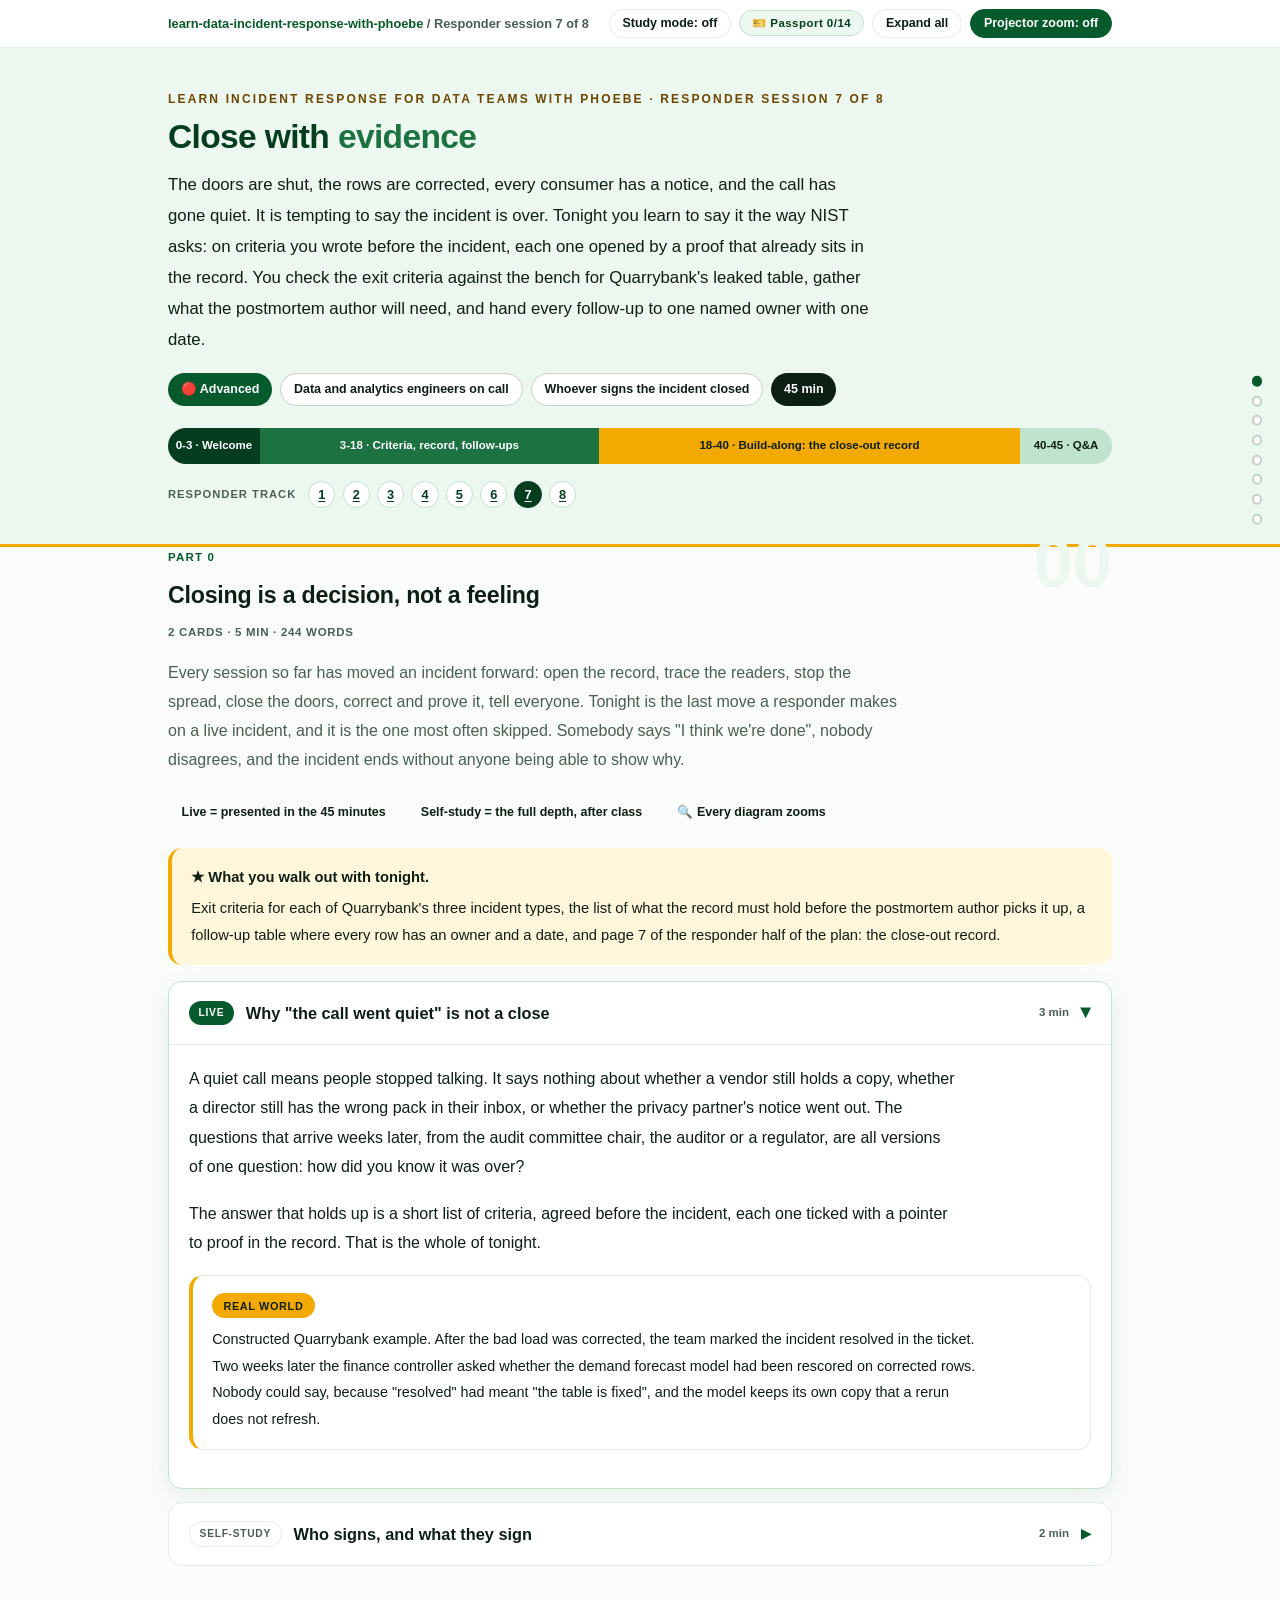
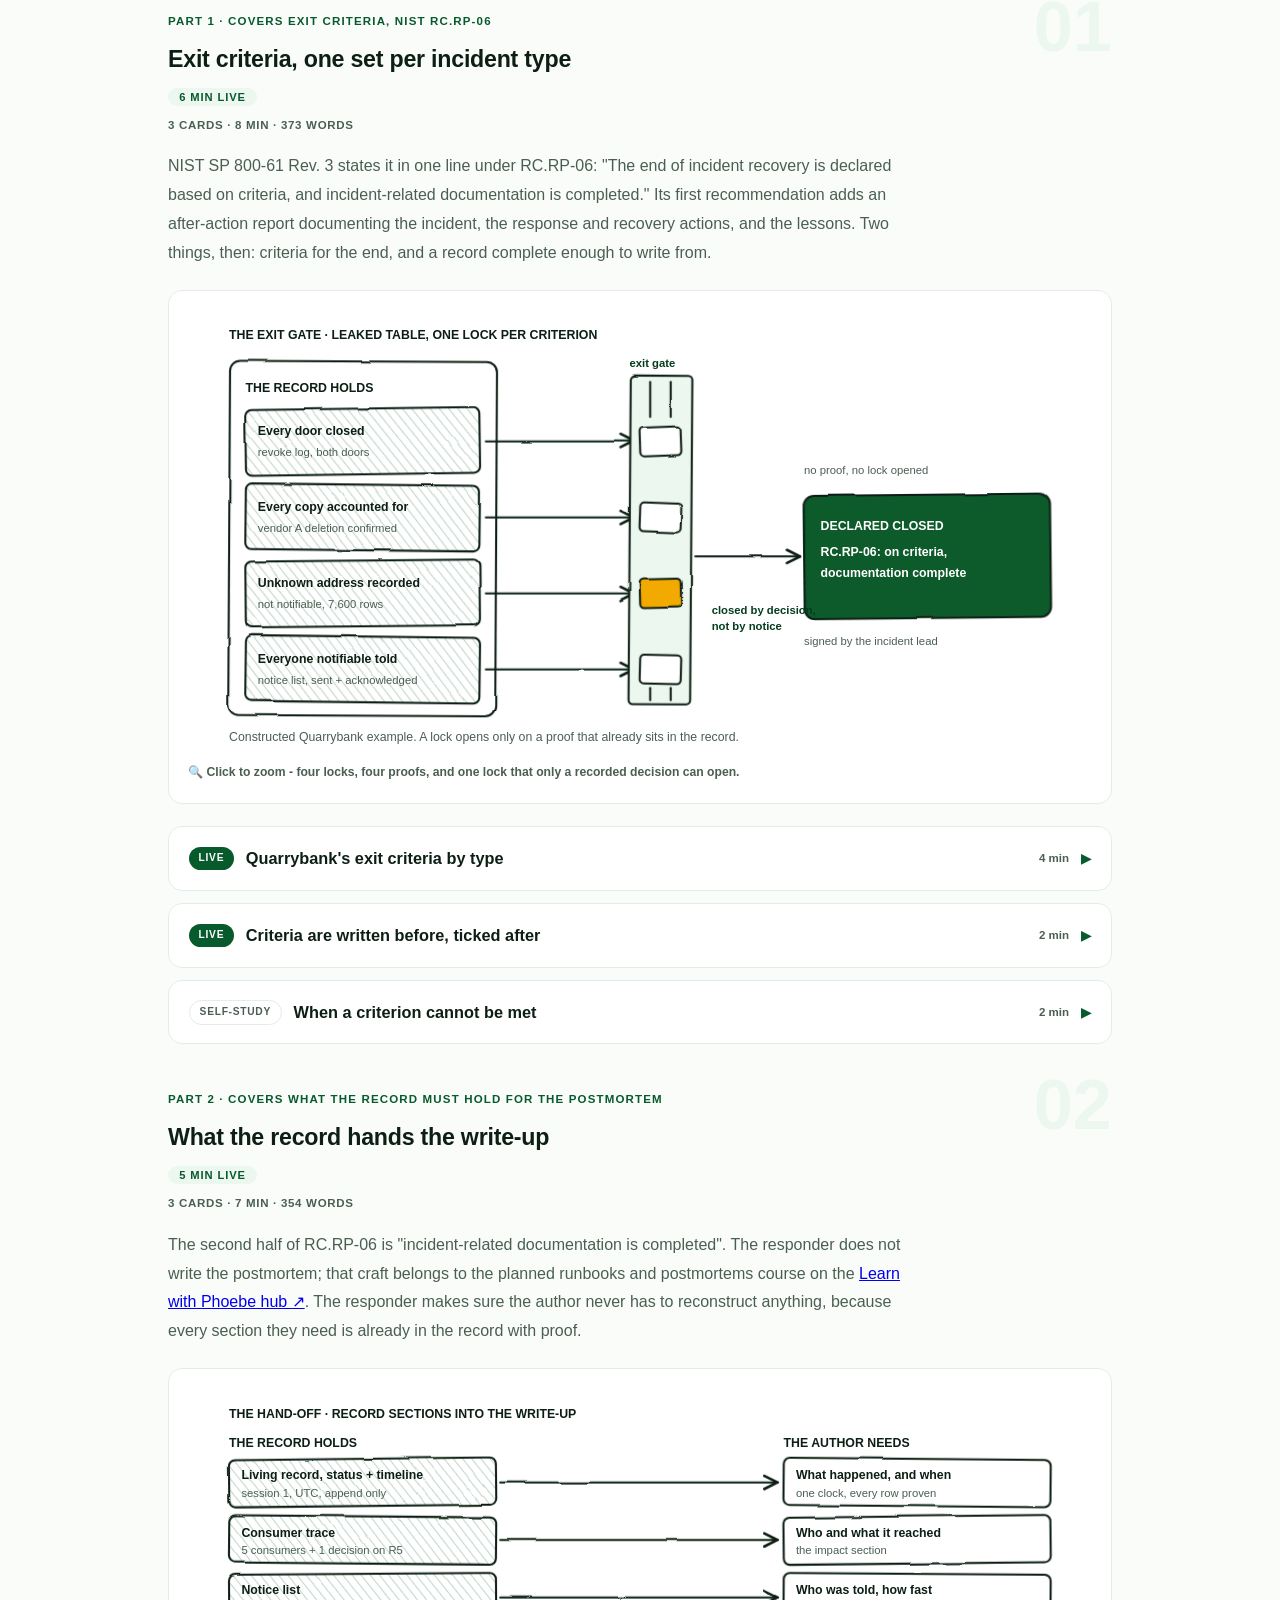
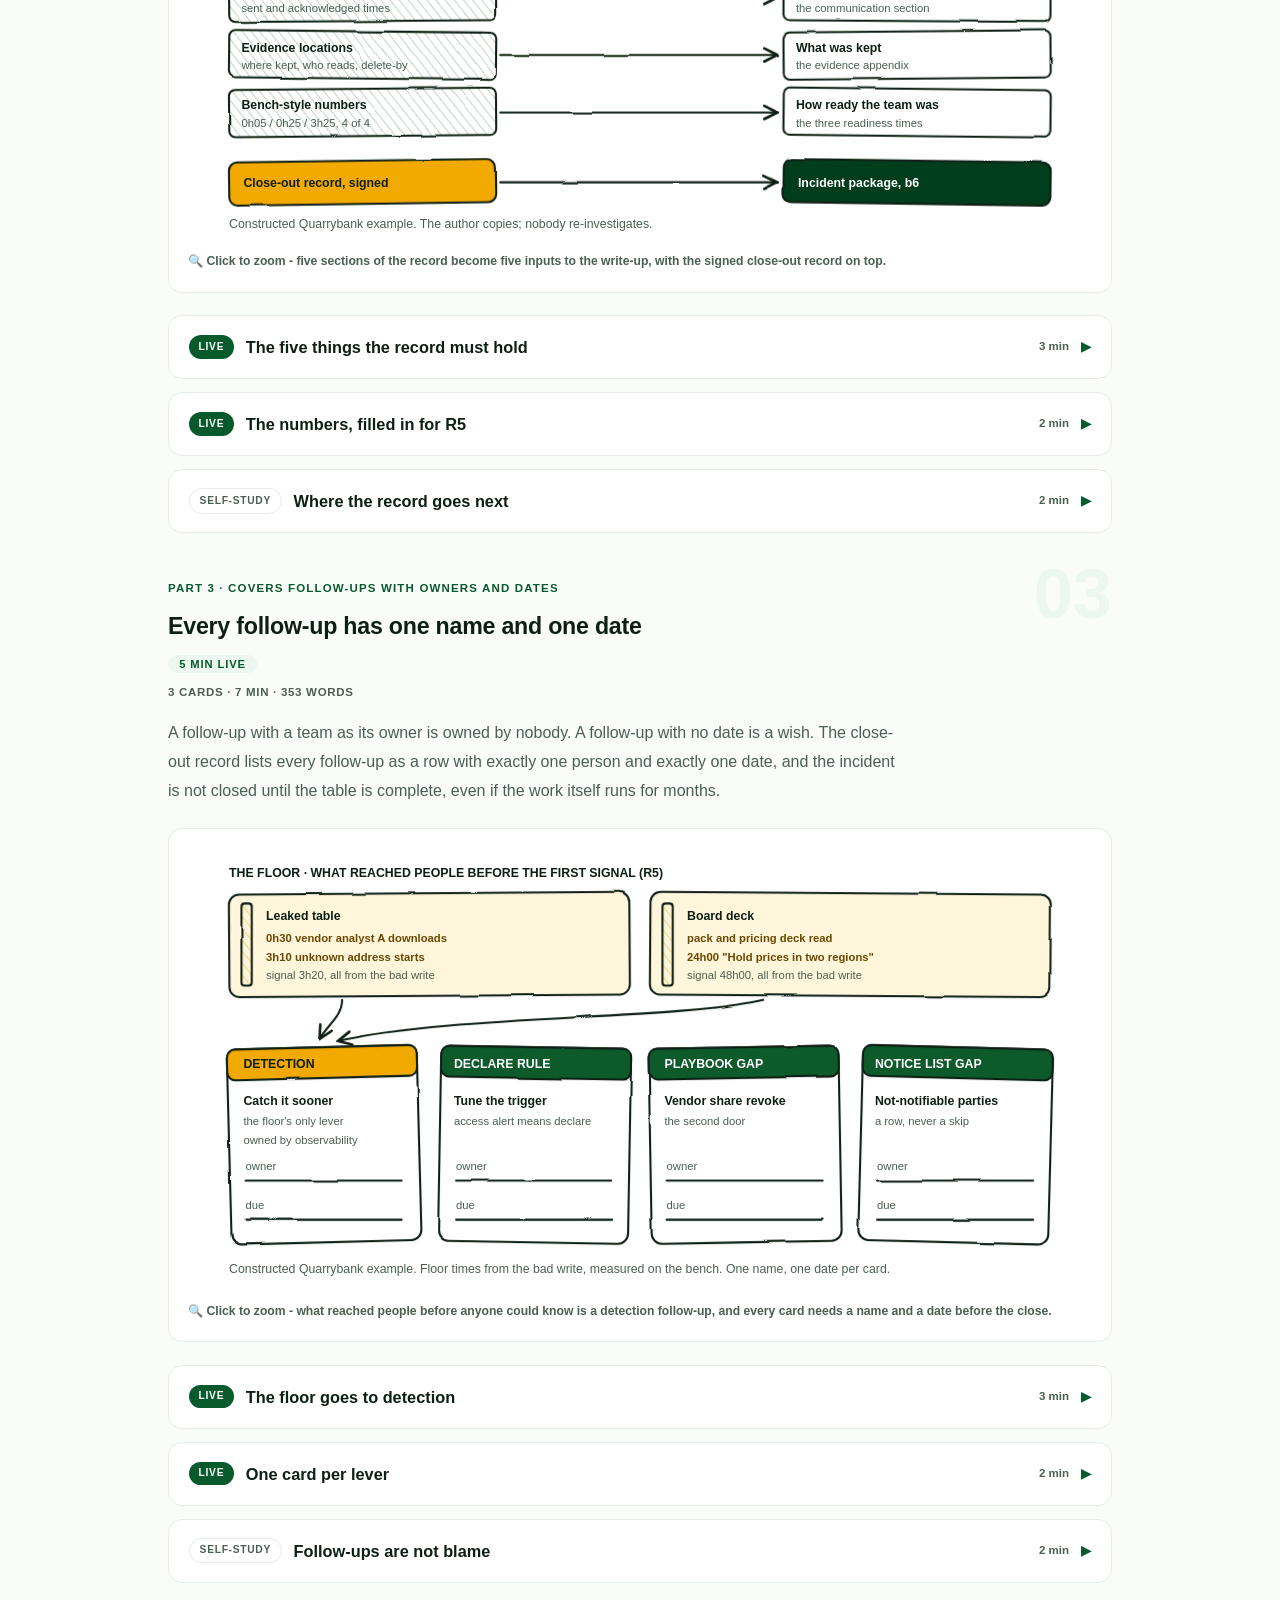
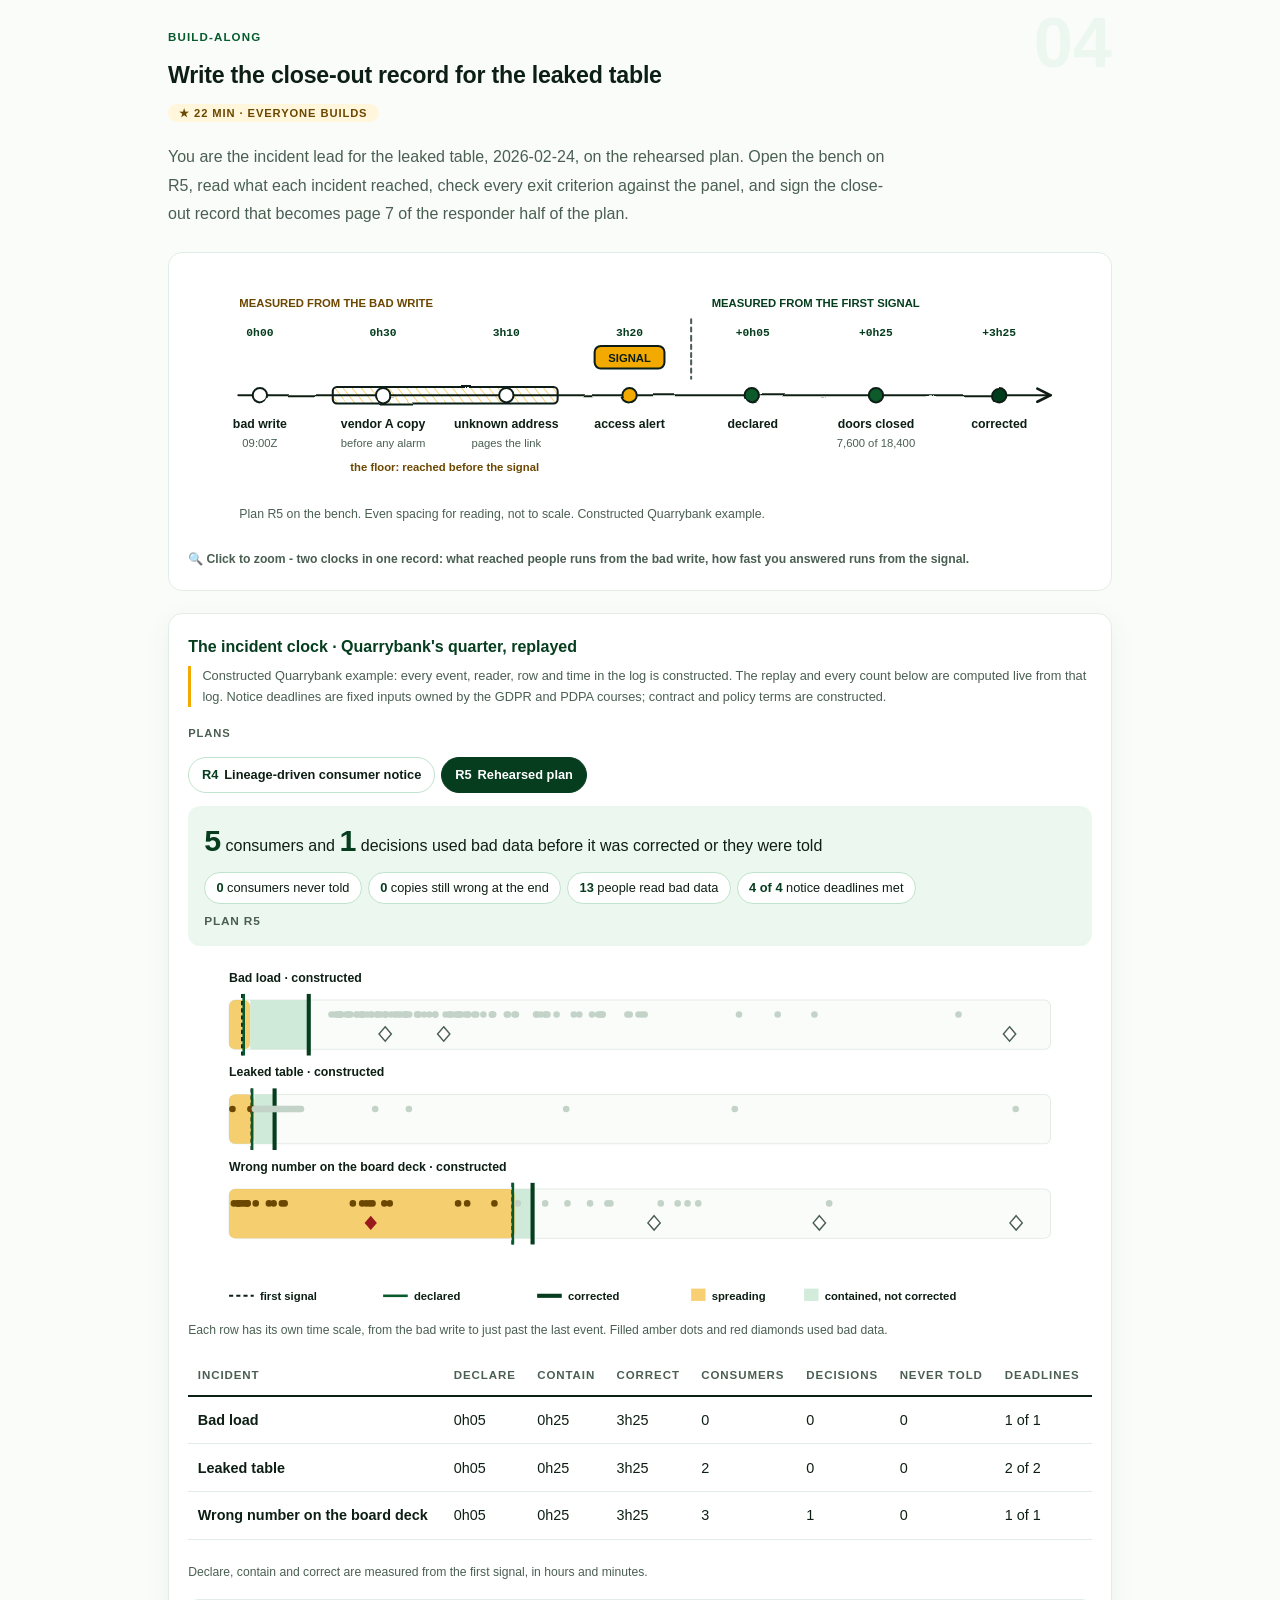
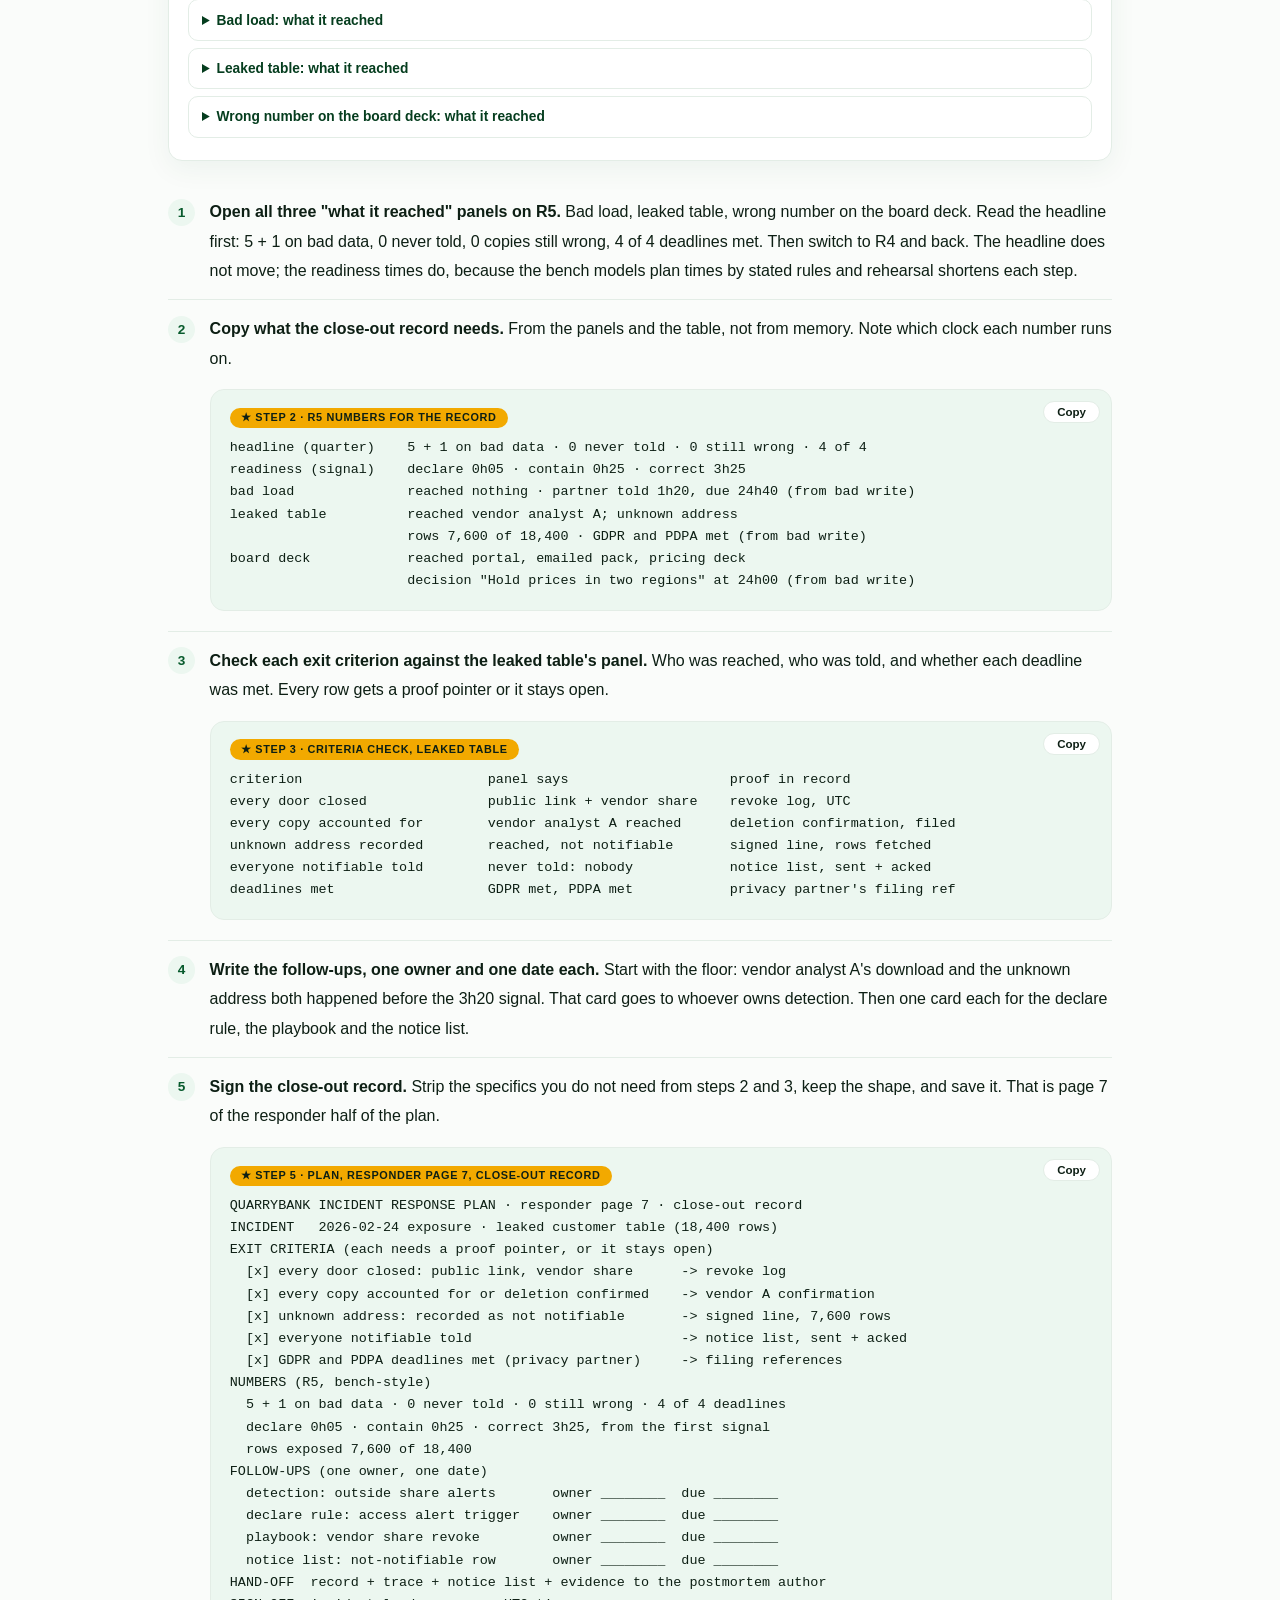
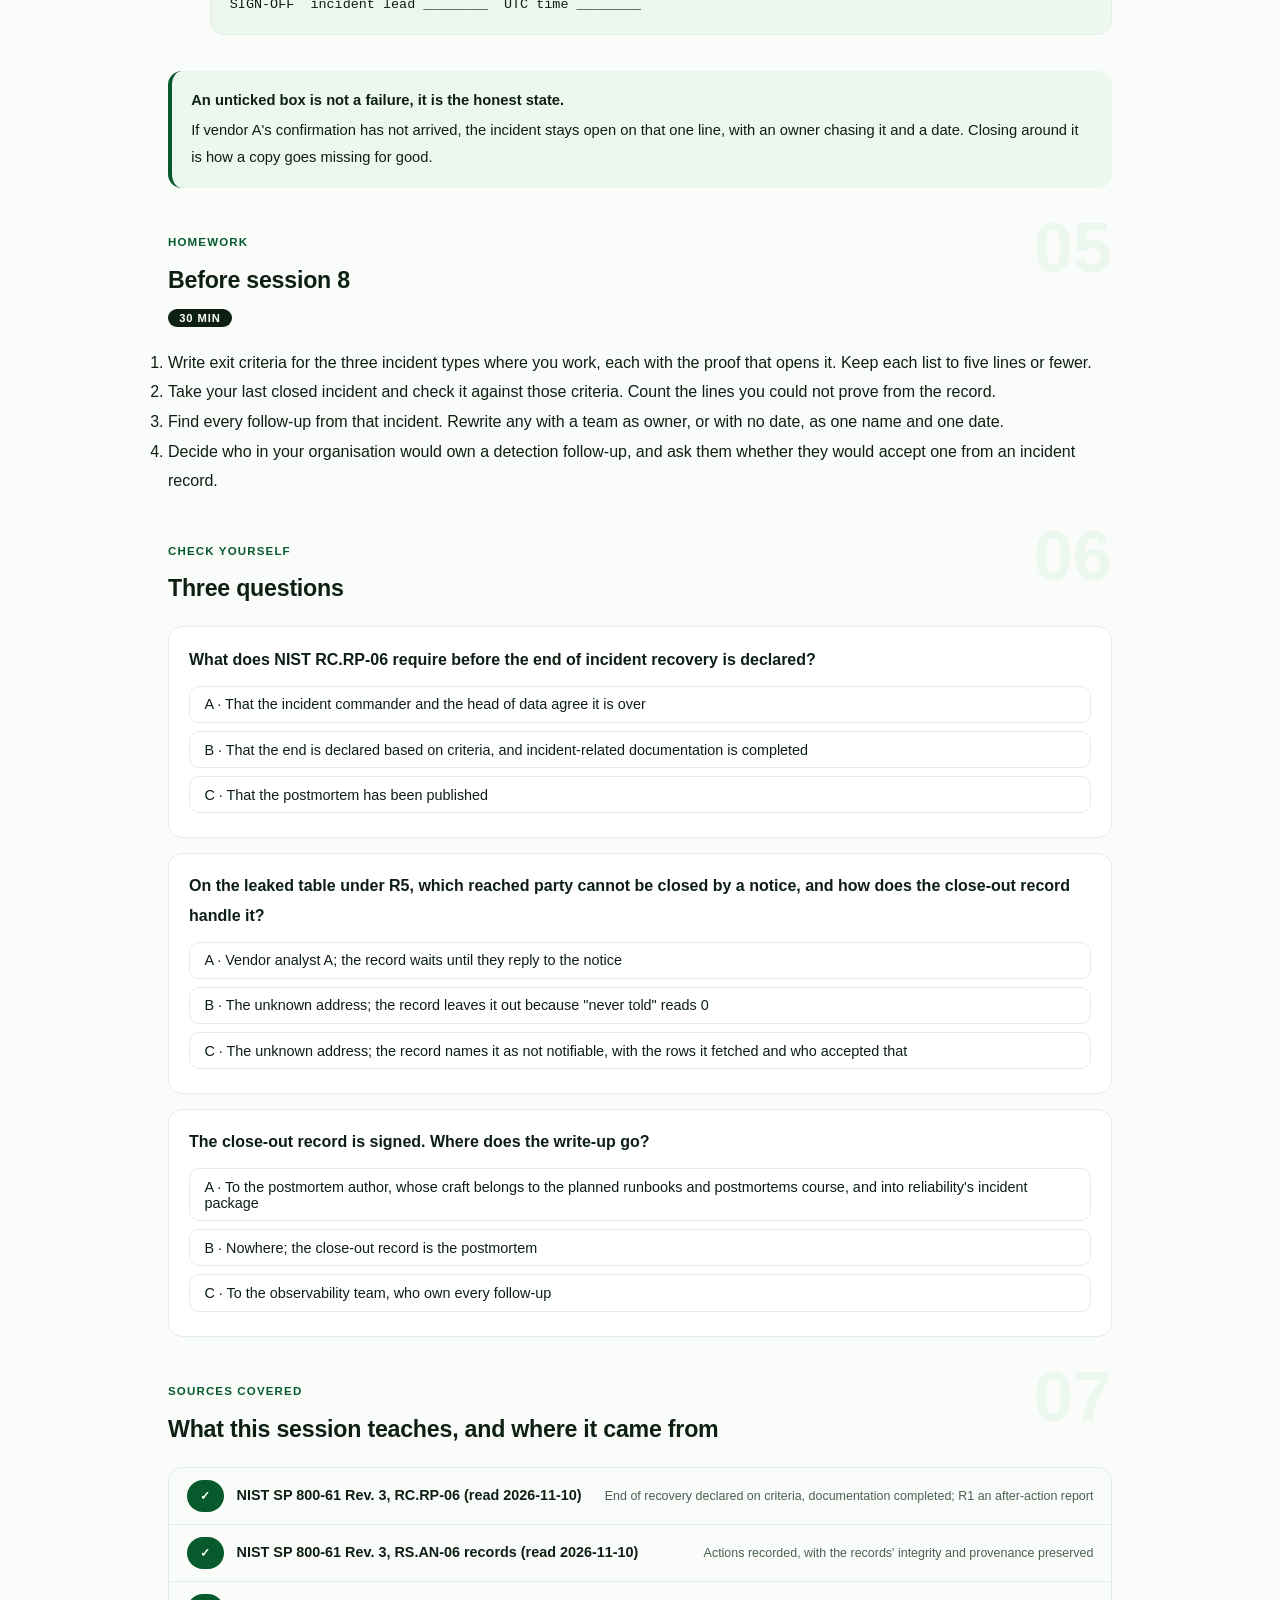
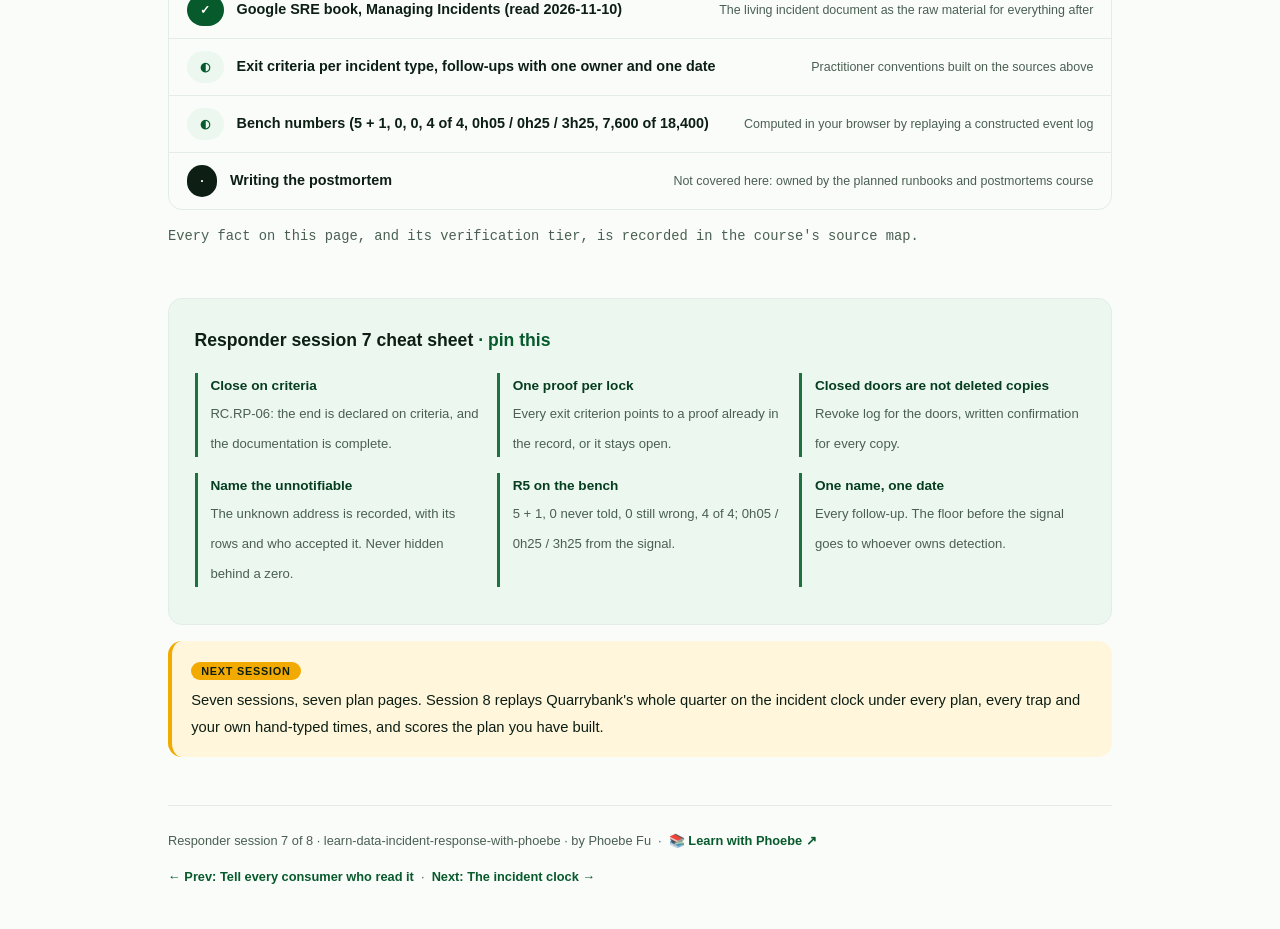
<file: courses/b7-close-with-evidence.html>
<!DOCTYPE html>
<html lang="en">
<head>
<meta charset="UTF-8">
<meta name="viewport" content="width=device-width, initial-scale=1.0">
<!-- social:start -->
<meta name="description" content="Responder session 7 of 8. Exit criteria per incident type, the record the write-up needs, and follow-ups with one owner and one date, closed for Quarrybank's leaked table on the incident clock.">
<meta property="og:type" content="article">
<meta property="og:site_name" content="Learn with Phoebe">
<meta property="og:title" content="Close with evidence - learn incident response for data teams with phoebe">
<meta property="og:description" content="Responder session 7 of 8. Declare the end on criteria, show the proof for each one, and hand every follow-up to a named owner.">
<meta property="og:url" content="https://phoebefu6.github.io/learn-data-incident-response-with-phoebe/courses/b7-close-with-evidence.html">
<meta property="og:image" content="https://phoebefu6.github.io/learn-data-incident-response-with-phoebe/assets/og-cover.png">
<meta property="og:image:width" content="1200">
<meta property="og:image:height" content="630">
<meta name="twitter:card" content="summary_large_image">
<meta name="twitter:title" content="Close with evidence - learn incident response for data teams with phoebe">
<meta name="twitter:description" content="An incident is closed when every exit criterion has a proof in the record, not when the room goes quiet.">
<meta name="twitter:image" content="https://phoebefu6.github.io/learn-data-incident-response-with-phoebe/assets/og-cover.png">
<!-- social:end -->
<title>Responder session 7 · Close with evidence - learn incident response for data teams with phoebe</title>
<link rel="stylesheet" href="../assets/style.css?v=3">
</head>
<body>

<div class="toolbar">
  <div class="wrap">
    <span class="crumb"><a href="../index.html">learn-data-incident-response-with-phoebe</a> / Responder session 7 of 8</span>
    <button class="btn" id="toggle-all" type="button">Expand all</button>
    <button class="btn primary" id="zoom-toggle" type="button">Projector zoom: off</button>
  </div>
</div>

<header class="masthead">
  <div class="wrap">
    <div class="eyebrow">Learn Incident Response for Data Teams with Phoebe · Responder session 7 of 8</div>
    <h1>Close with <span class="accent">evidence</span></h1>
    <p class="sub">The doors are shut, the rows are corrected, every consumer has a notice, and the call has gone quiet. It is tempting to say the incident is over. Tonight you learn to say it the way NIST asks: on criteria you wrote before the incident, each one opened by a proof that already sits in the record. You check the exit criteria against the bench for Quarrybank's leaked table, gather what the postmortem author will need, and hand every follow-up to one named owner with one date.</p>
    <div class="chip-row">
      <span class="chip level">🔴 Advanced</span>
      <span class="chip audience">Data and analytics engineers on call</span>
      <span class="chip audience">Whoever signs the incident closed</span>
      <span class="chip time">45 min</span>
    </div>
    <div class="agenda">
      <span class="a1" style="flex:1">0-3 · Welcome</span>
      <span class="a2" style="flex:4">3-18 · Criteria, record, follow-ups</span>
      <span class="a3" style="flex:5">18-40 · Build-along: the close-out record</span>
      <span class="a4" style="flex:1">40-45 · Q&amp;A</span>
    </div>
  </div>
</header>

<main class="wrap">

  <!-- ============ INTRO ============ -->
  <section class="section" id="intro">
    <div class="section-kicker">
      <span class="klabel">Part 0</span>
      <h2>Closing is a decision, not a feeling</h2>
    </div>
    <p class="lede">Every session so far has moved an incident forward: open the record, trace the readers, stop the spread, close the doors, correct and prove it, tell everyone. Tonight is the last move a responder makes on a live incident, and it is the one most often skipped. Somebody says "I think we're done", nobody disagrees, and the incident ends without anyone being able to show why.</p>

    <div class="legend">
      <span class="pill">Live = presented in the 45 minutes</span>
      <span class="pill">Self-study = the full depth, after class</span>
      <span class="pill">🔍 Every diagram zooms</span>
    </div>

    <div class="callout win">
      <p><strong>★ What you walk out with tonight.</strong> Exit criteria for each of Quarrybank's three incident types, the list of what the record must hold before the postmortem author picks it up, a follow-up table where every row has an owner and a date, and page 7 of the responder half of the plan: the close-out record.</p>
    </div>

    <details class="card" open>
      <summary><span class="mode live">Live</span>Why "the call went quiet" is not a close<span class="mini">3 min</span><span class="caret">▶</span></summary>
      <div class="body">
        <p>A quiet call means people stopped talking. It says nothing about whether a vendor still holds a copy, whether a director still has the wrong pack in their inbox, or whether the privacy partner's notice went out. The questions that arrive weeks later, from the audit committee chair, the auditor or a regulator, are all versions of one question: how did you know it was over?</p>
        <p>The answer that holds up is a short list of criteria, agreed before the incident, each one ticked with a pointer to proof in the record. That is the whole of tonight.</p>
        <div class="callout example">
          <span class="ex-pill">Real world</span>
          <p>Constructed Quarrybank example. After the bad load was corrected, the team marked the incident resolved in the ticket. Two weeks later the finance controller asked whether the demand forecast model had been rescored on corrected rows. Nobody could say, because "resolved" had meant "the table is fixed", and the model keeps its own copy that a rerun does not refresh.</p>
        </div>
      </div>
    </details>

    <details class="card">
      <summary><span class="mode self">Self-study</span>Who signs, and what they sign<span class="mini">2 min</span><span class="caret">▶</span></summary>
      <div class="body">
        <ul>
          <li><strong>The incident lead signs the close.</strong> NIST RS.MA-01 suggests "designating an incident lead for each incident"; the person who held the incident is the person who declares its end.</li>
          <li><strong>They sign the criteria, not the mood.</strong> The signature sits under a list where every line has a proof pointer. A line without one is open.</li>
          <li><strong>Exceptions are signed too.</strong> Anything that cannot be closed by action, such as a party nobody can contact, is closed by a recorded decision with a name on it.</li>
        </ul>
      </div>
    </details>
  </section>

  <!-- ============ PART 1 ============ -->
  <section class="section" id="part-1">
    <div class="section-kicker">
      <span class="klabel">Part 1 · covers exit criteria, NIST RC.RP-06</span>
      <h2>Exit criteria, one set per incident type</h2>
      <span class="tag concept">6 min live</span>
    </div>
    <p class="lede">NIST SP 800-61 Rev. 3 states it in one line under RC.RP-06: "The end of incident recovery is declared based on criteria, and incident-related documentation is completed." Its first recommendation adds an after-action report documenting the incident, the response and recovery actions, and the lessons. Two things, then: criteria for the end, and a record complete enough to write from.</p>

    <figure class="zoomable">
      <svg viewBox="0 0 880 430" xmlns="http://www.w3.org/2000/svg" role="img" aria-label="The exit gate for the leaked table. On the left, the record holds four proofs: a revoke log for both doors, vendor analyst A's deletion confirmation, the unknown address recorded as not notifiable with 7,600 rows, and the notice list with sent and acknowledged times. Each proof has an arrow to one lock on the gate. The third lock, the unknown address, is highlighted because it cannot be opened by a notice, only by a recorded decision. When all four locks open, the incident passes to declared closed under RC.RP-06.">
        <defs>
          <filter id="ib7aSk" x="-3%" y="-3%" width="106%" height="106%"><feTurbulence type="fractalNoise" baseFrequency="0.02" numOctaves="2" seed="71" result="n"/><feDisplacementMap in="SourceGraphic" in2="n" scale="2.4" xChannelSelector="R" yChannelSelector="G"/></filter>
          <pattern id="ib7aHc" patternUnits="userSpaceOnUse" width="7" height="7" patternTransform="rotate(-38)"><line x1="0" y1="0" x2="0" y2="7" stroke="#075A2C" stroke-width="1" opacity=".5"/></pattern>
          <marker id="ib7aAr" viewBox="0 0 10 10" refX="9" refY="5" markerWidth="8" markerHeight="8" orient="auto"><path d="M1 1 L9 5 L1 9" fill="none" stroke="#0D1F14" stroke-width="1.6" stroke-linecap="round"/></marker>
        </defs>
        <style>
          .ib7aH { font: 800 12px Inter, sans-serif; fill: #0D1F14; }
          .ib7aL { font: 600 12px Inter, sans-serif; fill: #0D1F14; }
          .ib7aS { font: 400 11px Inter, sans-serif; fill: #4A5F52; }
          .ib7aA { font: 700 11px Inter, sans-serif; fill: #053D1E; }
          .ib7aW { font: 800 12px Inter, sans-serif; fill: #FFFFFF; }
          .ib7aN { font: 400 12px Inter, sans-serif; fill: #4A5F52; }
        </style>

        <text class="ib7aH" x="40" y="28">THE EXIT GATE · LEAKED TABLE, ONE LOCK PER CRITERION</text>

        <g filter="url(#ib7aSk)" fill="none" stroke="#0D1F14" stroke-width="2" stroke-linecap="round" stroke-linejoin="round">
          <rect x="40" y="50" width="260" height="345" rx="10" fill="#FFFFFF" transform="rotate(0.3 170 222)"/>
          <rect x="56" y="96" width="228" height="64" rx="6" fill="url(#ib7aHc)" transform="rotate(-0.8 170 128)"/>
          <rect x="56" y="170" width="228" height="64" rx="6" fill="url(#ib7aHc)" transform="rotate(0.6 170 202)"/>
          <rect x="56" y="244" width="228" height="64" rx="6" fill="url(#ib7aHc)" transform="rotate(-0.5 170 276)"/>
          <rect x="56" y="318" width="228" height="64" rx="6" fill="url(#ib7aHc)" transform="rotate(0.7 170 350)"/>
          <path d="M290 128 L434 128" marker-end="url(#ib7aAr)"/>
          <path d="M290 202 L434 202" marker-end="url(#ib7aAr)"/>
          <path d="M290 276 L434 276" marker-end="url(#ib7aAr)"/>
          <path d="M290 350 L434 350" marker-end="url(#ib7aAr)"/>
          <rect x="430" y="64" width="60" height="320" rx="4" fill="#ECF7F0" transform="rotate(0.4 460 224)"/>
          <path d="M450 70 L450 104"/>
          <path d="M470 70 L470 104"/>
          <path d="M450 380 L450 368"/>
          <path d="M470 380 L470 368"/>
          <rect x="440" y="114" width="40" height="28" rx="4" fill="#FFFFFF" transform="rotate(-2 460 128)"/>
          <rect x="440" y="188" width="40" height="28" rx="4" fill="#FFFFFF" transform="rotate(2 460 202)"/>
          <rect x="440" y="262" width="40" height="28" rx="4" fill="#F2A900" transform="rotate(-1.5 460 276)"/>
          <rect x="440" y="336" width="40" height="28" rx="4" fill="#FFFFFF" transform="rotate(1.5 460 350)"/>
          <path d="M494 240 L596 240" marker-end="url(#ib7aAr)"/>
          <rect x="600" y="180" width="240" height="120" rx="10" fill="#075A2C" transform="rotate(-0.6 720 240)"/>
        </g>

        <text class="ib7aH" x="56" y="80">THE RECORD HOLDS</text>
        <text class="ib7aL" x="68" y="122">Every door closed</text>
        <text class="ib7aS" x="68" y="142">revoke log, both doors</text>
        <text class="ib7aL" x="68" y="196">Every copy accounted for</text>
        <text class="ib7aS" x="68" y="216">vendor A deletion confirmed</text>
        <text class="ib7aL" x="68" y="270">Unknown address recorded</text>
        <text class="ib7aS" x="68" y="290">not notifiable, 7,600 rows</text>
        <text class="ib7aL" x="68" y="344">Everyone notifiable told</text>
        <text class="ib7aS" x="68" y="364">notice list, sent + acknowledged</text>

        <text class="ib7aA" x="430" y="56">exit gate</text>

        <text class="ib7aW" x="616" y="214">DECLARED CLOSED</text>
        <text class="ib7aW" x="616" y="240">RC.RP-06: on criteria,</text>
        <text class="ib7aW" x="616" y="260">documentation complete</text>
        <text class="ib7aS" x="600" y="160">no proof, no lock opened</text>
        <text class="ib7aS" x="600" y="326">signed by the incident lead</text>
        <text class="ib7aA" x="510" y="296">closed by decision,</text>
        <text class="ib7aA" x="510" y="312">not by notice</text>

        <text class="ib7aN" x="40" y="420">Constructed Quarrybank example. A lock opens only on a proof that already sits in the record.</text>
      </svg>
      <figcaption>🔍 Click to zoom - four locks, four proofs, and one lock that only a recorded decision can open.</figcaption>
    </figure>

    <details class="card">
      <summary><span class="mode live">Live</span>Quarrybank's exit criteria by type<span class="mini">4 min</span><span class="caret">▶</span></summary>
      <div class="body">
        <p>The three incident types from leader session 1 each end in a different way, so each gets its own short list. Write them into the plan now, while nobody is tired.</p>
        <table class="clean">
          <thead><tr><th>Type</th><th>Exit criterion</th><th>The proof that opens it</th></tr></thead>
          <tbody>
            <tr><td>Quality</td><td>Every consumer on the trace reads corrected rows</td><td>The correction check from session 5, one result per consumer</td></tr>
            <tr><td>Exposure</td><td>Every door closed</td><td>Revoke log for each door, with UTC times</td></tr>
            <tr><td>Exposure</td><td>Every copy accounted for, or its deletion confirmed</td><td>Written confirmation from each holder, filed in the evidence section</td></tr>
            <tr><td>Exposure</td><td>Parties who cannot be told are recorded as not notifiable</td><td>A signed line in the record, with the rows they fetched</td></tr>
            <tr><td>Decision</td><td>Everyone who acted on the number has been told</td><td>The notice list, with sent and acknowledged times</td></tr>
            <tr><td>Decision</td><td>Restatement decided</td><td>The leader's restatement call, with who made it</td></tr>
          </tbody>
        </table>
        <p>Every type also carries two shared lines: every notice deadline met or its miss explained, and the record complete enough for the after-action report.</p>
      </div>
    </details>

    <details class="card">
      <summary><span class="mode live">Live</span>Criteria are written before, ticked after<span class="mini">2 min</span><span class="caret">▶</span></summary>
      <div class="body">
        <p>Criteria written at the end of an incident tend to describe whatever the team managed to do. Criteria written in the plan describe what "safe" means, and the incident has to meet them. That is the same logic as NIST's declare rule in DE.AE-08, "Incidents are declared when adverse events meet the defined incident criteria", applied at the other end.</p>
        <div class="callout example">
          <span class="ex-pill">Real world</span>
          <p>Constructed Quarrybank example. On the leaked table, the vendor workspace share was revoked at containment, but vendor analyst A had already downloaded a copy through it 0h30 after the bad write. "Every door closed" was true. "Every copy accounted for" was not, until the vendor sent written confirmation that the file was deleted. Two criteria, two different proofs; ticking one does not tick the other.</p>
        </div>
      </div>
    </details>

    <details class="card">
      <summary><span class="mode self">Self-study</span>When a criterion cannot be met<span class="mini">2 min</span><span class="caret">▶</span></summary>
      <div class="body">
        <p>Some criteria can never be met by action. The unknown address that paged through the leaked table's public link cannot be told, because nobody knows who it is. The close-out record does not pretend otherwise. It records the party, the rows it fetched, the fact that it is not notifiable, and the name of the person who accepted that, and it hands the "could this happen again" question to a follow-up. Whether that exposure changes what the privacy partner tells the regulator is their call, owned by the <a href="https://phoebefu6.github.io/learn-gdpr-with-phoebe/courses/b7-breach-response.html">GDPR ↗</a> and <a href="https://phoebefu6.github.io/learn-pdpa-dnc-with-phoebe/courses/b7-breach-response.html">PDPA ↗</a> breach response sessions.</p>
      </div>
    </details>
  </section>

  <!-- ============ PART 2 ============ -->
  <section class="section" id="part-2">
    <div class="section-kicker">
      <span class="klabel">Part 2 · covers what the record must hold for the postmortem</span>
      <h2>What the record hands the write-up</h2>
      <span class="tag concept">5 min live</span>
    </div>
    <p class="lede">The second half of RC.RP-06 is "incident-related documentation is completed". The responder does not write the postmortem; that craft belongs to the planned runbooks and postmortems course on the <a href="https://phoebefu6.github.io/learn-with-phoebe/">Learn with Phoebe hub ↗</a>. The responder makes sure the author never has to reconstruct anything, because every section they need is already in the record with proof.</p>

    <figure class="zoomable">
      <svg viewBox="0 0 880 440" xmlns="http://www.w3.org/2000/svg" role="img" aria-label="The hand-off. Left column, five sections of the record: living record with status and timeline, consumer trace, notice list with sent and acknowledged times, evidence locations with delete-by date, and the bench-style numbers. Each has an arrow to the matching input the postmortem author needs on the right: what happened when, who and what it reached, who was told and how fast, what was kept, how ready the team was. Below, the signed close-out record flows into the incident package.">
        <defs>
          <filter id="ib7bSk" x="-3%" y="-3%" width="106%" height="106%"><feTurbulence type="fractalNoise" baseFrequency="0.02" numOctaves="2" seed="83" result="n"/><feDisplacementMap in="SourceGraphic" in2="n" scale="2.4" xChannelSelector="R" yChannelSelector="G"/></filter>
          <pattern id="ib7bHc" patternUnits="userSpaceOnUse" width="7" height="7" patternTransform="rotate(-38)"><line x1="0" y1="0" x2="0" y2="7" stroke="#075A2C" stroke-width="1" opacity=".5"/></pattern>
          <marker id="ib7bAr" viewBox="0 0 10 10" refX="9" refY="5" markerWidth="8" markerHeight="8" orient="auto"><path d="M1 1 L9 5 L1 9" fill="none" stroke="#0D1F14" stroke-width="1.6" stroke-linecap="round"/></marker>
        </defs>
        <style>
          .ib7bH { font: 800 12px Inter, sans-serif; fill: #0D1F14; }
          .ib7bL { font: 600 12px Inter, sans-serif; fill: #0D1F14; }
          .ib7bS { font: 400 11px Inter, sans-serif; fill: #4A5F52; }
          .ib7bW { font: 800 12px Inter, sans-serif; fill: #FFFFFF; }
          .ib7bN { font: 400 12px Inter, sans-serif; fill: #4A5F52; }
        </style>

        <text class="ib7bH" x="40" y="28">THE HAND-OFF · RECORD SECTIONS INTO THE WRITE-UP</text>
        <text class="ib7bH" x="40" y="56">THE RECORD HOLDS</text>
        <text class="ib7bH" x="580" y="56">THE AUTHOR NEEDS</text>

        <g filter="url(#ib7bSk)" fill="none" stroke="#0D1F14" stroke-width="2" stroke-linecap="round" stroke-linejoin="round">
          <rect x="40" y="68" width="260" height="46" rx="6" fill="url(#ib7bHc)" transform="rotate(-0.6 170 91)"/>
          <rect x="40" y="124" width="260" height="46" rx="6" fill="url(#ib7bHc)" transform="rotate(0.5 170 147)"/>
          <rect x="40" y="180" width="260" height="46" rx="6" fill="url(#ib7bHc)" transform="rotate(-0.4 170 203)"/>
          <rect x="40" y="236" width="260" height="46" rx="6" fill="url(#ib7bHc)" transform="rotate(0.6 170 259)"/>
          <rect x="40" y="292" width="260" height="46" rx="6" fill="url(#ib7bHc)" transform="rotate(-0.5 170 315)"/>
          <path d="M304 91 L574 91" marker-end="url(#ib7bAr)"/>
          <path d="M304 147 L574 147" marker-end="url(#ib7bAr)"/>
          <path d="M304 203 L574 203" marker-end="url(#ib7bAr)"/>
          <path d="M304 259 L574 259" marker-end="url(#ib7bAr)"/>
          <path d="M304 315 L574 315" marker-end="url(#ib7bAr)"/>
          <rect x="580" y="68" width="260" height="46" rx="6" fill="#FFFFFF" transform="rotate(0.5 710 91)"/>
          <rect x="580" y="124" width="260" height="46" rx="6" fill="#FFFFFF" transform="rotate(-0.6 710 147)"/>
          <rect x="580" y="180" width="260" height="46" rx="6" fill="#FFFFFF" transform="rotate(0.4 710 203)"/>
          <rect x="580" y="236" width="260" height="46" rx="6" fill="#FFFFFF" transform="rotate(-0.5 710 259)"/>
          <rect x="580" y="292" width="260" height="46" rx="6" fill="#FFFFFF" transform="rotate(0.6 710 315)"/>
          <rect x="40" y="362" width="260" height="42" rx="8" fill="#F2A900" transform="rotate(-0.8 170 383)"/>
          <path d="M304 383 L574 383" marker-end="url(#ib7bAr)"/>
          <rect x="580" y="362" width="260" height="42" rx="8" fill="#053D1E" transform="rotate(0.8 710 383)"/>
        </g>

        <text class="ib7bL" x="52" y="88">Living record, status + timeline</text>
        <text class="ib7bS" x="52" y="105">session 1, UTC, append only</text>
        <text class="ib7bL" x="52" y="144">Consumer trace</text>
        <text class="ib7bS" x="52" y="161">5 consumers + 1 decision on R5</text>
        <text class="ib7bL" x="52" y="200">Notice list</text>
        <text class="ib7bS" x="52" y="217">sent and acknowledged times</text>
        <text class="ib7bL" x="52" y="256">Evidence locations</text>
        <text class="ib7bS" x="52" y="273">where kept, who reads, delete-by</text>
        <text class="ib7bL" x="52" y="312">Bench-style numbers</text>
        <text class="ib7bS" x="52" y="329">0h05 / 0h25 / 3h25, 4 of 4</text>

        <text class="ib7bL" x="592" y="88">What happened, and when</text>
        <text class="ib7bS" x="592" y="105">one clock, every row proven</text>
        <text class="ib7bL" x="592" y="144">Who and what it reached</text>
        <text class="ib7bS" x="592" y="161">the impact section</text>
        <text class="ib7bL" x="592" y="200">Who was told, how fast</text>
        <text class="ib7bS" x="592" y="217">the communication section</text>
        <text class="ib7bL" x="592" y="256">What was kept</text>
        <text class="ib7bS" x="592" y="273">the evidence appendix</text>
        <text class="ib7bL" x="592" y="312">How ready the team was</text>
        <text class="ib7bS" x="592" y="329">the three readiness times</text>

        <text class="ib7bL" x="54" y="388">Close-out record, signed</text>
        <text class="ib7bW" x="594" y="388">Incident package, b6</text>

        <text class="ib7bN" x="40" y="428">Constructed Quarrybank example. The author copies; nobody re-investigates.</text>
      </svg>
      <figcaption>🔍 Click to zoom - five sections of the record become five inputs to the write-up, with the signed close-out record on top.</figcaption>
    </figure>

    <details class="card">
      <summary><span class="mode live">Live</span>The five things the record must hold<span class="mini">3 min</span><span class="caret">▶</span></summary>
      <div class="body">
        <ol>
          <li><strong>The living record</strong> from responder session 1: the status block and the append-only timeline, in UTC, every row with proof.</li>
          <li><strong>The consumer trace</strong> from session 2: every table, dashboard, extract, email, model and outside party that read the bad data, and every decision made on it.</li>
          <li><strong>The notice list</strong> from session 6, with sent and acknowledged times for each name. Sent is your action; acknowledged is the proof it landed.</li>
          <li><strong>The evidence locations</strong>: where the quarantined copies and logs are, who can read them, and the delete-by date agreed with the privacy partner. NIST RS.AN-06 asks that records keep "integrity and provenance", which includes knowing where they are.</li>
          <li><strong>The bench-style numbers</strong>: consumers and decisions on bad data, never told, copies still wrong, deadlines met, and the three readiness times, declare, contain and correct, measured from the first signal.</li>
        </ol>
      </div>
    </details>

    <details class="card">
      <summary><span class="mode live">Live</span>The numbers, filled in for R5<span class="mini">2 min</span><span class="caret">▶</span></summary>
      <div class="body">
        <p>Quarrybank's quarter under the rehearsed plan, R5, measured on the bench. These are the numbers the close-out record carries, in the same shape the bench prints them.</p>
        <table class="clean">
          <thead><tr><th>Number</th><th>R5</th><th>Measured from</th></tr></thead>
          <tbody>
            <tr><td>Consumers + decisions on bad data</td><td>5 + 1</td><td>whole quarter</td></tr>
            <tr><td>Never told</td><td>0</td><td>whole quarter</td></tr>
            <tr><td>Copies still wrong</td><td>0</td><td>whole quarter</td></tr>
            <tr><td>Deadlines met</td><td>4 of 4</td><td>due and done times run from the bad write</td></tr>
            <tr><td>Declare / contain / correct</td><td>0h05 / 0h25 / 3h25</td><td>the first signal</td></tr>
            <tr><td>Leaked table rows exposed</td><td>7,600 of 18,400</td><td>before every door closed</td></tr>
          </tbody>
        </table>
        <div class="callout example">
          <span class="ex-pill">Real world</span>
          <p>Constructed Quarrybank example, measured on the bench. "Never told: 0" on the leaked table is true and still needs a sentence. The unknown address is on the reached list, and the bench leaves it out of "never told" because it is not notifiable. A postmortem author reading only the zero would miss it. The close-out record names it.</p>
        </div>
      </div>
    </details>

    <details class="card">
      <summary><span class="mode self">Self-study</span>Where the record goes next<span class="mini">2 min</span><span class="caret">▶</span></summary>
      <div class="body">
        <p>Two places. The postmortem write-up, whose structure and tone belong to the planned runbooks and postmortems course (watch the <a href="https://phoebefu6.github.io/learn-with-phoebe/">hub ↗</a> for it). And the incident package that reliability keeps for each incident, covered in <a href="https://phoebefu6.github.io/learn-data-reliability-with-phoebe/courses/b6-incident-package.html">reliability b6 ↗</a>. NIST adds a timing point worth keeping: lessons "should often be shared as soon as they are identified, not delayed until after recovery concludes." The close-out record collects them; it does not have to be the first place they are said.</p>
      </div>
    </details>
  </section>

  <!-- ============ PART 3 ============ -->
  <section class="section" id="part-3">
    <div class="section-kicker">
      <span class="klabel">Part 3 · covers follow-ups with owners and dates</span>
      <h2>Every follow-up has one name and one date</h2>
      <span class="tag concept">5 min live</span>
    </div>
    <p class="lede">A follow-up with a team as its owner is owned by nobody. A follow-up with no date is a wish. The close-out record lists every follow-up as a row with exactly one person and exactly one date, and the incident is not closed until the table is complete, even if the work itself runs for months.</p>

    <figure class="zoomable">
      <svg viewBox="0 0 880 430" xmlns="http://www.w3.org/2000/svg" role="img" aria-label="Top: the floor, what reached people before the first signal on R5. Leaked table: vendor analyst A downloads at 0h30, the unknown address starts at 3h10, signal at 3h20, all from the bad write. Board deck: the pack and pricing deck were read and the decision Hold prices in two regions was made at 24h00, signal at 48h00. An arrow from the floor goes down to the detection card. Below, four follow-up cards, one per lever: detection, declare rule tuning, playbook gap, notice list gap, each with blank owner and due lines.">
        <defs>
          <filter id="ib7cSk" x="-3%" y="-3%" width="106%" height="106%"><feTurbulence type="fractalNoise" baseFrequency="0.02" numOctaves="2" seed="97" result="n"/><feDisplacementMap in="SourceGraphic" in2="n" scale="2.4" xChannelSelector="R" yChannelSelector="G"/></filter>
          <pattern id="ib7cHc" patternUnits="userSpaceOnUse" width="7" height="7" patternTransform="rotate(-38)"><line x1="0" y1="0" x2="0" y2="7" stroke="#F2A900" stroke-width="1.4" opacity=".6"/></pattern>
          <marker id="ib7cAr" viewBox="0 0 10 10" refX="9" refY="5" markerWidth="8" markerHeight="8" orient="auto"><path d="M1 1 L9 5 L1 9" fill="none" stroke="#0D1F14" stroke-width="1.6" stroke-linecap="round"/></marker>
        </defs>
        <style>
          .ib7cH { font: 800 12px Inter, sans-serif; fill: #0D1F14; }
          .ib7cL { font: 600 12px Inter, sans-serif; fill: #0D1F14; }
          .ib7cS { font: 400 11px Inter, sans-serif; fill: #4A5F52; }
          .ib7cB { font: 800 11px Inter, sans-serif; fill: #6B4700; }
          .ib7cK { font: 800 12px Inter, sans-serif; fill: #0D1F14; }
          .ib7cW { font: 800 12px Inter, sans-serif; fill: #FFFFFF; }
          .ib7cN { font: 400 12px Inter, sans-serif; fill: #4A5F52; }
        </style>

        <text class="ib7cH" x="40" y="28">THE FLOOR · WHAT REACHED PEOPLE BEFORE THE FIRST SIGNAL (R5)</text>

        <g filter="url(#ib7cSk)" fill="none" stroke="#0D1F14" stroke-width="2" stroke-linecap="round" stroke-linejoin="round">
          <rect x="40" y="44" width="390" height="100" rx="10" fill="#FFF6DC" transform="rotate(-0.4 235 94)"/>
          <rect x="450" y="44" width="390" height="100" rx="10" fill="#FFF6DC" transform="rotate(0.4 645 94)"/>
          <rect x="52" y="54" width="10" height="80" rx="3" fill="url(#ib7cHc)"/>
          <rect x="462" y="54" width="10" height="80" rx="3" fill="url(#ib7cHc)"/>
          <path d="M150 148 C150 164 136 172 128 186" marker-end="url(#ib7cAr)"/>
          <path d="M560 148 C470 168 260 162 146 188" marker-end="url(#ib7cAr)"/>
          <rect x="40" y="194" width="185" height="190" rx="10" fill="#FFFFFF" transform="rotate(-1.5 132 289)"/>
          <rect x="40" y="194" width="185" height="30" rx="8" fill="#F2A900" transform="rotate(-1.5 132 289)"/>
          <rect x="245" y="194" width="185" height="190" rx="10" fill="#FFFFFF" transform="rotate(1 337 289)"/>
          <rect x="245" y="194" width="185" height="30" rx="8" fill="#075A2C" transform="rotate(1 337 289)"/>
          <rect x="450" y="194" width="185" height="190" rx="10" fill="#FFFFFF" transform="rotate(-1 542 289)"/>
          <rect x="450" y="194" width="185" height="30" rx="8" fill="#075A2C" transform="rotate(-1 542 289)"/>
          <rect x="655" y="194" width="185" height="190" rx="10" fill="#FFFFFF" transform="rotate(1.5 747 289)"/>
          <rect x="655" y="194" width="185" height="30" rx="8" fill="#075A2C" transform="rotate(1.5 747 289)"/>
          <path d="M56 324 L208 324"/>
          <path d="M56 362 L208 362"/>
          <path d="M261 324 L413 324"/>
          <path d="M261 362 L413 362"/>
          <path d="M466 324 L618 324"/>
          <path d="M466 362 L618 362"/>
          <path d="M671 324 L823 324"/>
          <path d="M671 362 L823 362"/>
        </g>

        <text class="ib7cK" x="76" y="70">Leaked table</text>
        <text class="ib7cB" x="76" y="92">0h30 vendor analyst A downloads</text>
        <text class="ib7cB" x="76" y="110">3h10 unknown address starts</text>
        <text class="ib7cS" x="76" y="128">signal 3h20, all from the bad write</text>
        <text class="ib7cK" x="486" y="70">Board deck</text>
        <text class="ib7cB" x="486" y="92">pack and pricing deck read</text>
        <text class="ib7cB" x="486" y="110">24h00 "Hold prices in two regions"</text>
        <text class="ib7cS" x="486" y="128">signal 48h00, all from the bad write</text>

        <text class="ib7cK" x="54" y="214">DETECTION</text>
        <text class="ib7cL" x="54" y="250">Catch it sooner</text>
        <text class="ib7cS" x="54" y="270">the floor's only lever</text>
        <text class="ib7cS" x="54" y="288">owned by observability</text>
        <text class="ib7cW" x="259" y="214">DECLARE RULE</text>
        <text class="ib7cL" x="259" y="250">Tune the trigger</text>
        <text class="ib7cS" x="259" y="270">access alert means declare</text>
        <text class="ib7cW" x="464" y="214">PLAYBOOK GAP</text>
        <text class="ib7cL" x="464" y="250">Vendor share revoke</text>
        <text class="ib7cS" x="464" y="270">the second door</text>
        <text class="ib7cW" x="669" y="214">NOTICE LIST GAP</text>
        <text class="ib7cL" x="669" y="250">Not-notifiable parties</text>
        <text class="ib7cS" x="669" y="270">a row, never a skip</text>

        <text class="ib7cS" x="56" y="314">owner</text>
        <text class="ib7cS" x="56" y="352">due</text>
        <text class="ib7cS" x="261" y="314">owner</text>
        <text class="ib7cS" x="261" y="352">due</text>
        <text class="ib7cS" x="466" y="314">owner</text>
        <text class="ib7cS" x="466" y="352">due</text>
        <text class="ib7cS" x="671" y="314">owner</text>
        <text class="ib7cS" x="671" y="352">due</text>

        <text class="ib7cN" x="40" y="414">Constructed Quarrybank example. Floor times from the bad write, measured on the bench. One name, one date per card.</text>
      </svg>
      <figcaption>🔍 Click to zoom - what reached people before anyone could know is a detection follow-up, and every card needs a name and a date before the close.</figcaption>
    </figure>

    <details class="card">
      <summary><span class="mode live">Live</span>The floor goes to detection<span class="mini">3 min</span><span class="caret">▶</span></summary>
      <div class="body">
        <p>Even the rehearsed plan leaves 5 consumers and 1 decision on bad data, measured on the bench. None of them is a response failure. On the leaked table, vendor analyst A downloaded a copy 0h30 after the bad write, and the unknown address began paging through the public link at 3h10, ten minutes before the 3h20 access alert. On the board deck, the pack and the pricing committee deck were read and "Hold prices in two regions" was decided at 24h00, a full day before the 48h00 reconciliation signal. All of those times run from the bad write.</p>
        <p>No response plan moves an event that happened before the first signal. The follow-up for the floor is a detection follow-up, and its owner is whoever owns detection, the work covered in <a href="https://phoebefu6.github.io/learn-data-observability-with-phoebe/">learn-data-observability ↗</a>. Writing it into the close-out record is how that request reaches them with evidence attached.</p>
        <div class="callout example">
          <span class="ex-pill">Real world</span>
          <p>Constructed Quarrybank example. The first draft of the leaked table's follow-ups said "improve monitoring, data team". The incident lead sent it back: one person, one date, one sentence of what "done" looks like. The rewrite read "alert on any new outside share of a table tagged customer, owner the observability lead, due before the next quarterly tabletop".</p>
        </div>
      </div>
    </details>

    <details class="card">
      <summary><span class="mode live">Live</span>One card per lever<span class="mini">2 min</span><span class="caret">▶</span></summary>
      <div class="body">
        <table class="clean">
          <thead><tr><th>Lever</th><th>What the leaked table showed</th><th>Owner goes to</th></tr></thead>
          <tbody>
            <tr><td>Detection</td><td>A copy and an unknown reader before the signal</td><td>Whoever owns monitoring</td></tr>
            <tr><td>Declare rule tuning</td><td>Was the access alert a declare trigger on its own?</td><td>The leader who owns the declare rule</td></tr>
            <tr><td>Playbook gap</td><td>The vendor workspace share is a second door; is it in the exposure playbook?</td><td>The owner of responder page 4</td></tr>
            <tr><td>Notice list gap</td><td>Parties who cannot be told need a row, not a silence</td><td>The owner of responder page 6</td></tr>
          </tbody>
        </table>
      </div>
    </details>

    <details class="card">
      <summary><span class="mode self">Self-study</span>Follow-ups are not blame<span class="mini">2 min</span><span class="caret">▶</span></summary>
      <div class="body">
        <p>The owner of a follow-up is the person who will change the system, not the person who was on call when it broke. Practitioners keep those apart on purpose: if owning a follow-up reads as fault, people stop volunteering what they saw, and the next record is thinner. The tone of the write-up itself is the docs course's ground; the close-out record only needs the names to point at work, not at people.</p>
      </div>
    </details>
  </section>

  <!-- ============ DEMO ============ -->
  <section class="section" id="demo-1">
    <div class="section-kicker">
      <span class="klabel">Build-along</span>
      <h2>Write the close-out record for the leaked table</h2>
      <span class="tag demo">★ 22 min · everyone builds</span>
    </div>
    <p class="lede">You are the incident lead for the leaked table, 2026-02-24, on the rehearsed plan. Open the bench on R5, read what each incident reached, check every exit criterion against the panel, and sign the close-out record that becomes page 7 of the responder half of the plan.</p>

    <figure class="zoomable">
      <svg viewBox="0 0 880 260" xmlns="http://www.w3.org/2000/svg" role="img" aria-label="The leaked table on plan R5, as a timeline with two clocks. Measured from the bad write: bad write 0h00, vendor analyst A downloads a copy at 0h30, the unknown address starts paging the public link at 3h10, the access alert fires at 3h20. Measured from the first signal: declared at plus 0h05, doors closed at plus 0h25 with 7,600 of 18,400 rows exposed, corrected at plus 3h25.">
        <defs>
          <filter id="ib7dSk" x="-3%" y="-3%" width="106%" height="106%"><feTurbulence type="fractalNoise" baseFrequency="0.02" numOctaves="2" seed="103" result="n"/><feDisplacementMap in="SourceGraphic" in2="n" scale="2.4" xChannelSelector="R" yChannelSelector="G"/></filter>
          <pattern id="ib7dHc" patternUnits="userSpaceOnUse" width="7" height="7" patternTransform="rotate(-38)"><line x1="0" y1="0" x2="0" y2="7" stroke="#F2A900" stroke-width="1.4" opacity=".7"/></pattern>
          <marker id="ib7dAr" viewBox="0 0 10 10" refX="9" refY="5" markerWidth="8" markerHeight="8" orient="auto"><path d="M1 1 L9 5 L1 9" fill="none" stroke="#0D1F14" stroke-width="1.6" stroke-linecap="round"/></marker>
        </defs>
        <style>
          .ib7dL { font: 600 12px Inter, sans-serif; fill: #0D1F14; }
          .ib7dM { font: 700 11px ui-monospace, Menlo, monospace; fill: #053D1E; }
          .ib7dS { font: 400 11px Inter, sans-serif; fill: #4A5F52; }
          .ib7dB { font: 800 11px Inter, sans-serif; fill: #6B4700; }
          .ib7dA { font: 700 11px Inter, sans-serif; fill: #053D1E; }
          .ib7dK { font: 800 11px Inter, sans-serif; fill: #0D1F14; }
          .ib7dN { font: 400 12px Inter, sans-serif; fill: #4A5F52; }
        </style>

        <text class="ib7dB" x="50" y="34">MEASURED FROM THE BAD WRITE</text>
        <text class="ib7dA" x="510" y="34">MEASURED FROM THE FIRST SIGNAL</text>

        <g filter="url(#ib7dSk)" fill="none" stroke="#0D1F14" stroke-width="2" stroke-linecap="round" stroke-linejoin="round">
          <rect x="140" y="112" width="220" height="16" rx="4" fill="url(#ib7dHc)"/>
          <path d="M50 120 L840 120" marker-end="url(#ib7dAr)"/>
          <path d="M490 46 L490 104" stroke="#4A5F52" stroke-dasharray="4 4"/>
          <circle cx="70" cy="120" r="7" fill="#FFFFFF"/>
          <circle cx="190" cy="120" r="7" fill="#FFFFFF"/>
          <circle cx="310" cy="120" r="7" fill="#FFFFFF"/>
          <circle cx="430" cy="120" r="7" fill="#F2A900"/>
          <circle cx="550" cy="120" r="7" fill="#075A2C"/>
          <circle cx="670" cy="120" r="7" fill="#075A2C"/>
          <circle cx="790" cy="120" r="7" fill="#053D1E"/>
          <rect x="396" y="72" width="68" height="22" rx="6" fill="#F2A900"/>
        </g>

        <text class="ib7dM" x="70" y="62" text-anchor="middle">0h00</text>
        <text class="ib7dM" x="190" y="62" text-anchor="middle">0h30</text>
        <text class="ib7dM" x="310" y="62" text-anchor="middle">3h10</text>
        <text class="ib7dM" x="430" y="62" text-anchor="middle">3h20</text>
        <text class="ib7dK" x="430" y="88" text-anchor="middle">SIGNAL</text>
        <text class="ib7dM" x="550" y="62" text-anchor="middle">+0h05</text>
        <text class="ib7dM" x="670" y="62" text-anchor="middle">+0h25</text>
        <text class="ib7dM" x="790" y="62" text-anchor="middle">+3h25</text>

        <text class="ib7dL" x="70" y="152" text-anchor="middle">bad write</text>
        <text class="ib7dL" x="190" y="152" text-anchor="middle">vendor A copy</text>
        <text class="ib7dL" x="310" y="152" text-anchor="middle">unknown address</text>
        <text class="ib7dL" x="430" y="152" text-anchor="middle">access alert</text>
        <text class="ib7dL" x="550" y="152" text-anchor="middle">declared</text>
        <text class="ib7dL" x="670" y="152" text-anchor="middle">doors closed</text>
        <text class="ib7dL" x="790" y="152" text-anchor="middle">corrected</text>
        <text class="ib7dS" x="70" y="170" text-anchor="middle">09:00Z</text>
        <text class="ib7dS" x="190" y="170" text-anchor="middle">before any alarm</text>
        <text class="ib7dS" x="310" y="170" text-anchor="middle">pages the link</text>
        <text class="ib7dS" x="670" y="170" text-anchor="middle">7,600 of 18,400</text>
        <text class="ib7dB" x="250" y="194" text-anchor="middle">the floor: reached before the signal</text>

        <text class="ib7dN" x="50" y="240">Plan R5 on the bench. Even spacing for reading, not to scale. Constructed Quarrybank example.</text>
      </svg>
      <figcaption>🔍 Click to zoom - two clocks in one record: what reached people runs from the bad write, how fast you answered runs from the signal.</figcaption>
    </figure>

    <div data-ird-bench="lite" data-presets="r4,r5" data-start="r5"></div>

    <div class="steps">
      <div class="step">
        <p><strong>Open all three "what it reached" panels on R5.</strong> Bad load, leaked table, wrong number on the board deck. Read the headline first: 5 + 1 on bad data, 0 never told, 0 copies still wrong, 4 of 4 deadlines met. Then switch to R4 and back. The headline does not move; the readiness times do, because the bench models plan times by stated rules and rehearsal shortens each step.</p>
      </div>
      <div class="step">
        <p><strong>Copy what the close-out record needs.</strong> From the panels and the table, not from memory. Note which clock each number runs on.</p>
        <div class="prompt-box good"><span class="label">★ Step 2 · R5 numbers for the record</span>headline (quarter)    5 + 1 on bad data · 0 never told · 0 still wrong · 4 of 4
readiness (signal)    declare 0h05 · contain 0h25 · correct 3h25
bad load              reached nothing · partner told 1h20, due 24h40 (from bad write)
leaked table          reached vendor analyst A; unknown address
                      rows 7,600 of 18,400 · GDPR and PDPA met (from bad write)
board deck            reached portal, emailed pack, pricing deck
                      decision "Hold prices in two regions" at 24h00 (from bad write)</div>
      </div>
      <div class="step">
        <p><strong>Check each exit criterion against the leaked table's panel.</strong> Who was reached, who was told, and whether each deadline was met. Every row gets a proof pointer or it stays open.</p>
        <div class="prompt-box good"><span class="label">★ Step 3 · criteria check, leaked table</span>criterion                       panel says                    proof in record
every door closed               public link + vendor share    revoke log, UTC
every copy accounted for        vendor analyst A reached      deletion confirmation, filed
unknown address recorded        reached, not notifiable       signed line, rows fetched
everyone notifiable told        never told: nobody            notice list, sent + acked
deadlines met                   GDPR met, PDPA met            privacy partner's filing ref</div>
      </div>
      <div class="step">
        <p><strong>Write the follow-ups, one owner and one date each.</strong> Start with the floor: vendor analyst A's download and the unknown address both happened before the 3h20 signal. That card goes to whoever owns detection. Then one card each for the declare rule, the playbook and the notice list.</p>
      </div>
      <div class="step">
        <p><strong>Sign the close-out record.</strong> Strip the specifics you do not need from steps 2 and 3, keep the shape, and save it. That is page 7 of the responder half of the plan.</p>
        <div class="prompt-box good"><span class="label">★ Step 5 · plan, responder page 7, close-out record</span>QUARRYBANK INCIDENT RESPONSE PLAN · responder page 7 · close-out record
INCIDENT   2026-02-24 exposure · leaked customer table (18,400 rows)
EXIT CRITERIA (each needs a proof pointer, or it stays open)
  [x] every door closed: public link, vendor share      -&gt; revoke log
  [x] every copy accounted for or deletion confirmed    -&gt; vendor A confirmation
  [x] unknown address: recorded as not notifiable       -&gt; signed line, 7,600 rows
  [x] everyone notifiable told                          -&gt; notice list, sent + acked
  [x] GDPR and PDPA deadlines met (privacy partner)     -&gt; filing references
NUMBERS (R5, bench-style)
  5 + 1 on bad data · 0 never told · 0 still wrong · 4 of 4 deadlines
  declare 0h05 · contain 0h25 · correct 3h25, from the first signal
  rows exposed 7,600 of 18,400
FOLLOW-UPS (one owner, one date)
  detection: outside share alerts       owner ________  due ________
  declare rule: access alert trigger    owner ________  due ________
  playbook: vendor share revoke         owner ________  due ________
  notice list: not-notifiable row       owner ________  due ________
HAND-OFF  record + trace + notice list + evidence to the postmortem author
SIGN-OFF  incident lead ________  UTC time ________</div>
      </div>
    </div>

    <div class="callout tip">
      <p><strong>An unticked box is not a failure, it is the honest state.</strong> If vendor A's confirmation has not arrived, the incident stays open on that one line, with an owner chasing it and a date. Closing around it is how a copy goes missing for good.</p>
    </div>
  </section>

  <!-- ============ HOMEWORK ============ -->
  <section class="section" id="exercise">
    <div class="section-kicker">
      <span class="klabel">Homework</span>
      <h2>Before session 8</h2>
      <span class="tag exercise">30 min</span>
    </div>
    <ol>
      <li>Write exit criteria for the three incident types where you work, each with the proof that opens it. Keep each list to five lines or fewer.</li>
      <li>Take your last closed incident and check it against those criteria. Count the lines you could not prove from the record.</li>
      <li>Find every follow-up from that incident. Rewrite any with a team as owner, or with no date, as one name and one date.</li>
      <li>Decide who in your organisation would own a detection follow-up, and ask them whether they would accept one from an incident record.</li>
    </ol>
  </section>

  <!-- ============ QUIZ ============ -->
  <section class="section" id="quiz">
    <div class="section-kicker">
      <span class="klabel">Check yourself</span>
      <h2>Three questions</h2>
    </div>

    <div class="quiz-q" data-answer="1">
      <p class="qtext">What does NIST RC.RP-06 require before the end of incident recovery is declared?</p>
      <button class="qopt" type="button">A · That the incident commander and the head of data agree it is over</button>
      <button class="qopt" type="button">B · That the end is declared based on criteria, and incident-related documentation is completed</button>
      <button class="qopt" type="button">C · That the postmortem has been published</button>
      <p class="qwhy">"The end of incident recovery is declared based on criteria, and incident-related documentation is completed." The after-action report follows from that record; agreement in the room is not a criterion.</p>
    </div>

    <div class="quiz-q" data-answer="2">
      <p class="qtext">On the leaked table under R5, which reached party cannot be closed by a notice, and how does the close-out record handle it?</p>
      <button class="qopt" type="button">A · Vendor analyst A; the record waits until they reply to the notice</button>
      <button class="qopt" type="button">B · The unknown address; the record leaves it out because "never told" reads 0</button>
      <button class="qopt" type="button">C · The unknown address; the record names it as not notifiable, with the rows it fetched and who accepted that</button>
      <p class="qwhy">The unknown address can never be told, and the bench leaves it out of "never told" for that reason. The record still names it, so the zero is not read as "nobody outside saw it", and its detection lesson becomes a follow-up.</p>
    </div>

    <div class="quiz-q" data-answer="0">
      <p class="qtext">The close-out record is signed. Where does the write-up go?</p>
      <button class="qopt" type="button">A · To the postmortem author, whose craft belongs to the planned runbooks and postmortems course, and into reliability's incident package</button>
      <button class="qopt" type="button">B · Nowhere; the close-out record is the postmortem</button>
      <button class="qopt" type="button">C · To the observability team, who own every follow-up</button>
      <p class="qwhy">The responder hands over a complete record. The write-up is a separate piece of work, and only the detection follow-up goes to whoever owns monitoring.</p>
    </div>

    <p class="quiz-score"></p>
  </section>

  <!-- ============ COVERAGE ============ -->
  <section class="section" id="official">
    <div class="section-kicker">
      <span class="klabel">Sources covered</span>
      <h2>What this session teaches, and where it came from</h2>
    </div>
    <div class="covered">
      <div class="covered-row"><span class="status pill solid">✓</span><span class="name">NIST SP 800-61 Rev. 3, RC.RP-06 (read 2026-11-10)</span><span class="note">End of recovery declared on criteria, documentation completed; R1 an after-action report</span></div>
      <div class="covered-row"><span class="status pill solid">✓</span><span class="name">NIST SP 800-61 Rev. 3, RS.AN-06 records (read 2026-11-10)</span><span class="note">Actions recorded, with the records' integrity and provenance preserved</span></div>
      <div class="covered-row"><span class="status pill solid">✓</span><span class="name">Google SRE book, Managing Incidents (read 2026-11-10)</span><span class="note">The living incident document as the raw material for everything after</span></div>
      <div class="covered-row"><span class="status pill light">◐</span><span class="name">Exit criteria per incident type, follow-ups with one owner and one date</span><span class="note">Practitioner conventions built on the sources above</span></div>
      <div class="covered-row"><span class="status pill light">◐</span><span class="name">Bench numbers (5 + 1, 0, 0, 4 of 4, 0h05 / 0h25 / 3h25, 7,600 of 18,400)</span><span class="note">Computed in your browser by replaying a constructed event log</span></div>
      <div class="covered-row"><span class="status pill inkpill">·</span><span class="name">Writing the postmortem</span><span class="note">Not covered here: owned by the planned runbooks and postmortems course</span></div>
    </div>
    <p class="mono" style="margin-top:14px">Every fact on this page, and its verification tier, is recorded in the course's source map.</p>
  </section>

  <!-- ============ CHEAT SHEET ============ -->
  <section class="cheat" id="cheatsheet">
    <h3>Responder session 7 cheat sheet <span>· pin this</span></h3>
    <div class="grid-2">
      <div class="cheat-item"><b>Close on criteria</b><span>RC.RP-06: the end is declared on criteria, and the documentation is complete.</span></div>
      <div class="cheat-item"><b>One proof per lock</b><span>Every exit criterion points to a proof already in the record, or it stays open.</span></div>
      <div class="cheat-item"><b>Closed doors are not deleted copies</b><span>Revoke log for the doors, written confirmation for every copy.</span></div>
      <div class="cheat-item"><b>Name the unnotifiable</b><span>The unknown address is recorded, with its rows and who accepted it. Never hidden behind a zero.</span></div>
      <div class="cheat-item"><b>R5 on the bench</b><span>5 + 1, 0 never told, 0 still wrong, 4 of 4; 0h05 / 0h25 / 3h25 from the signal.</span></div>
      <div class="cheat-item"><b>One name, one date</b><span>Every follow-up. The floor before the signal goes to whoever owns detection.</span></div>
    </div>
  </section>

  <div class="callout next">
    <span class="nx-pill">Next session</span>
    <p>Seven sessions, seven plan pages. Session 8 replays Quarrybank's whole quarter on the incident clock under every plan, every trap and your own hand-typed times, and scores the plan you have built.</p>
  </div>

  <footer class="pagefoot">
    <span>Responder session 7 of 8 · learn-data-incident-response-with-phoebe · by Phoebe Fu &nbsp;·&nbsp; 📚 <a href="https://phoebefu6.github.io/learn-with-phoebe/">Learn with Phoebe ↗</a></span>
    <span><a href="b6-tell-every-consumer.html">← Prev: Tell every consumer who read it</a> &nbsp;·&nbsp; <a href="b8-the-incident-clock.html">Next: The incident clock →</a></span>
  </footer>

</main>

<script src="../assets/app.js?v=2"></script>
<script src="../assets/ird-sample.js?v=1"></script>
<script src="../assets/ird-live.js?v=2"></script>
</body>
</html>
</file>
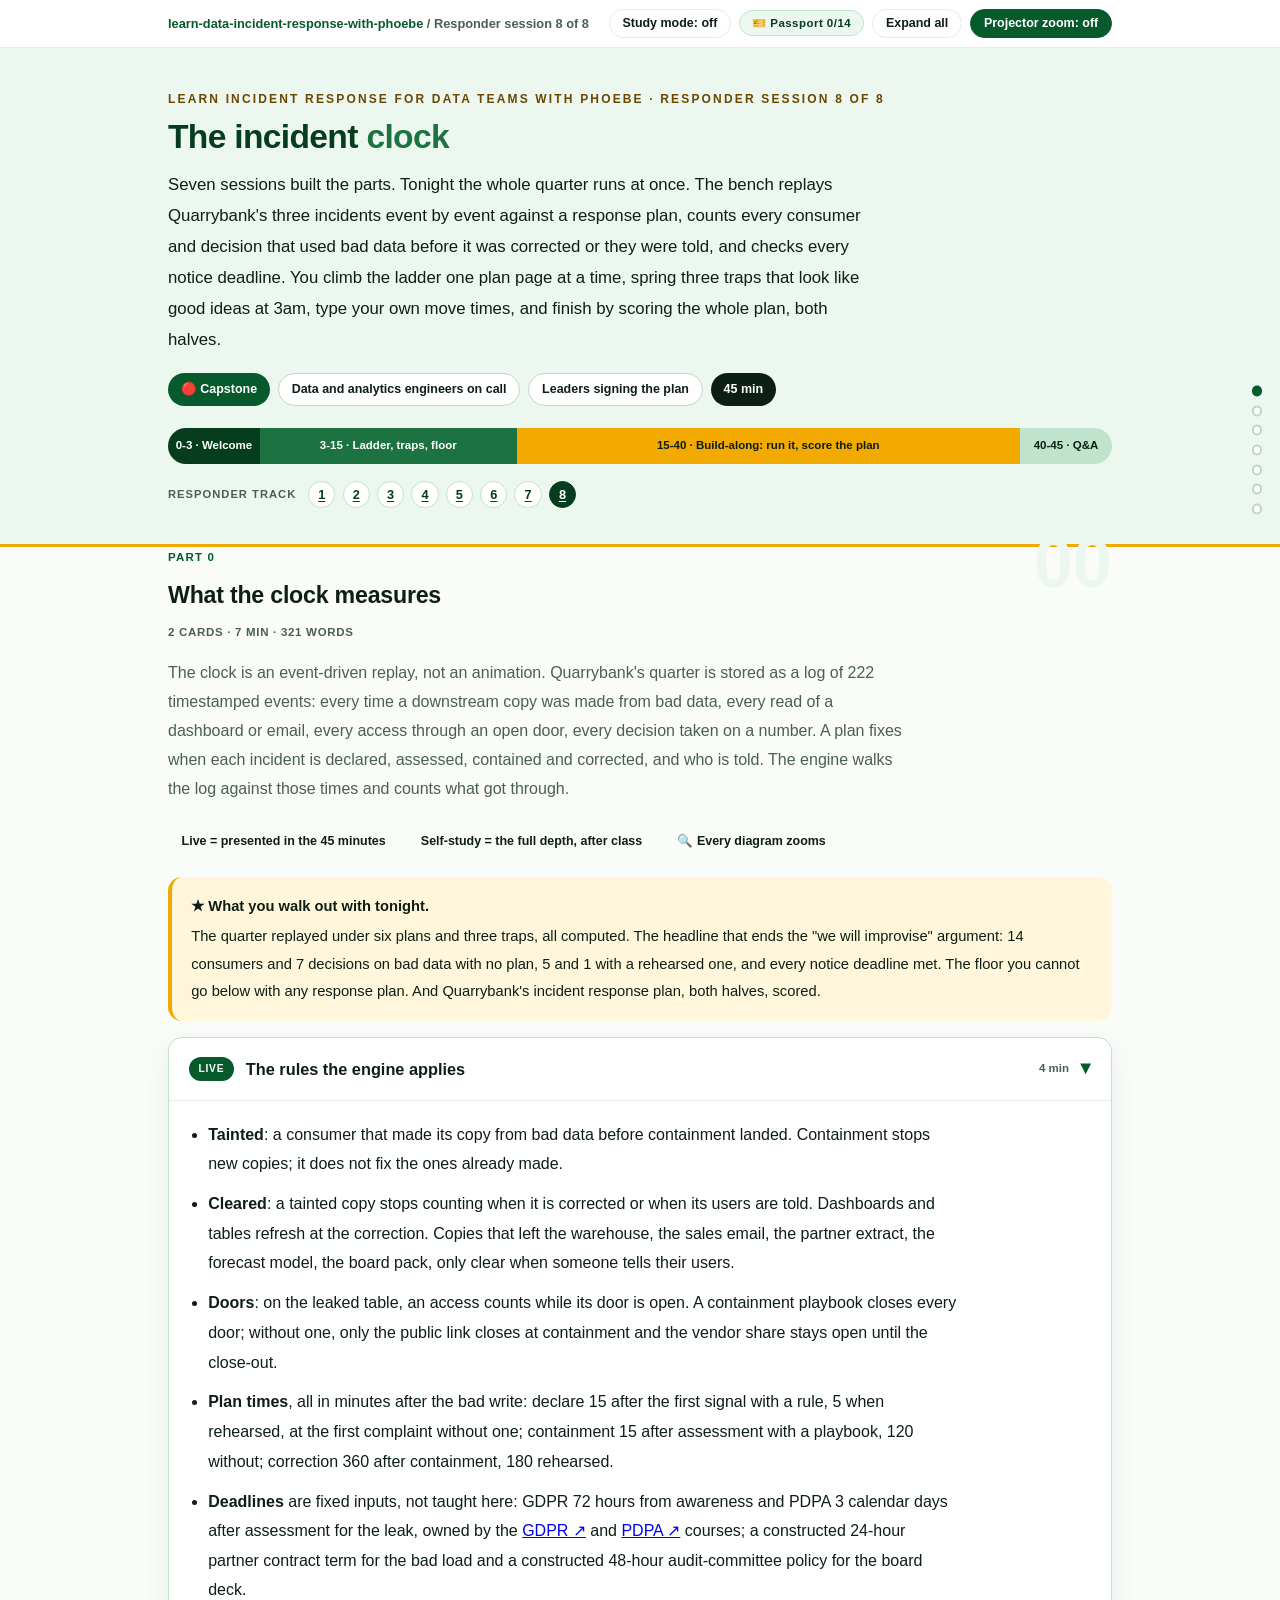
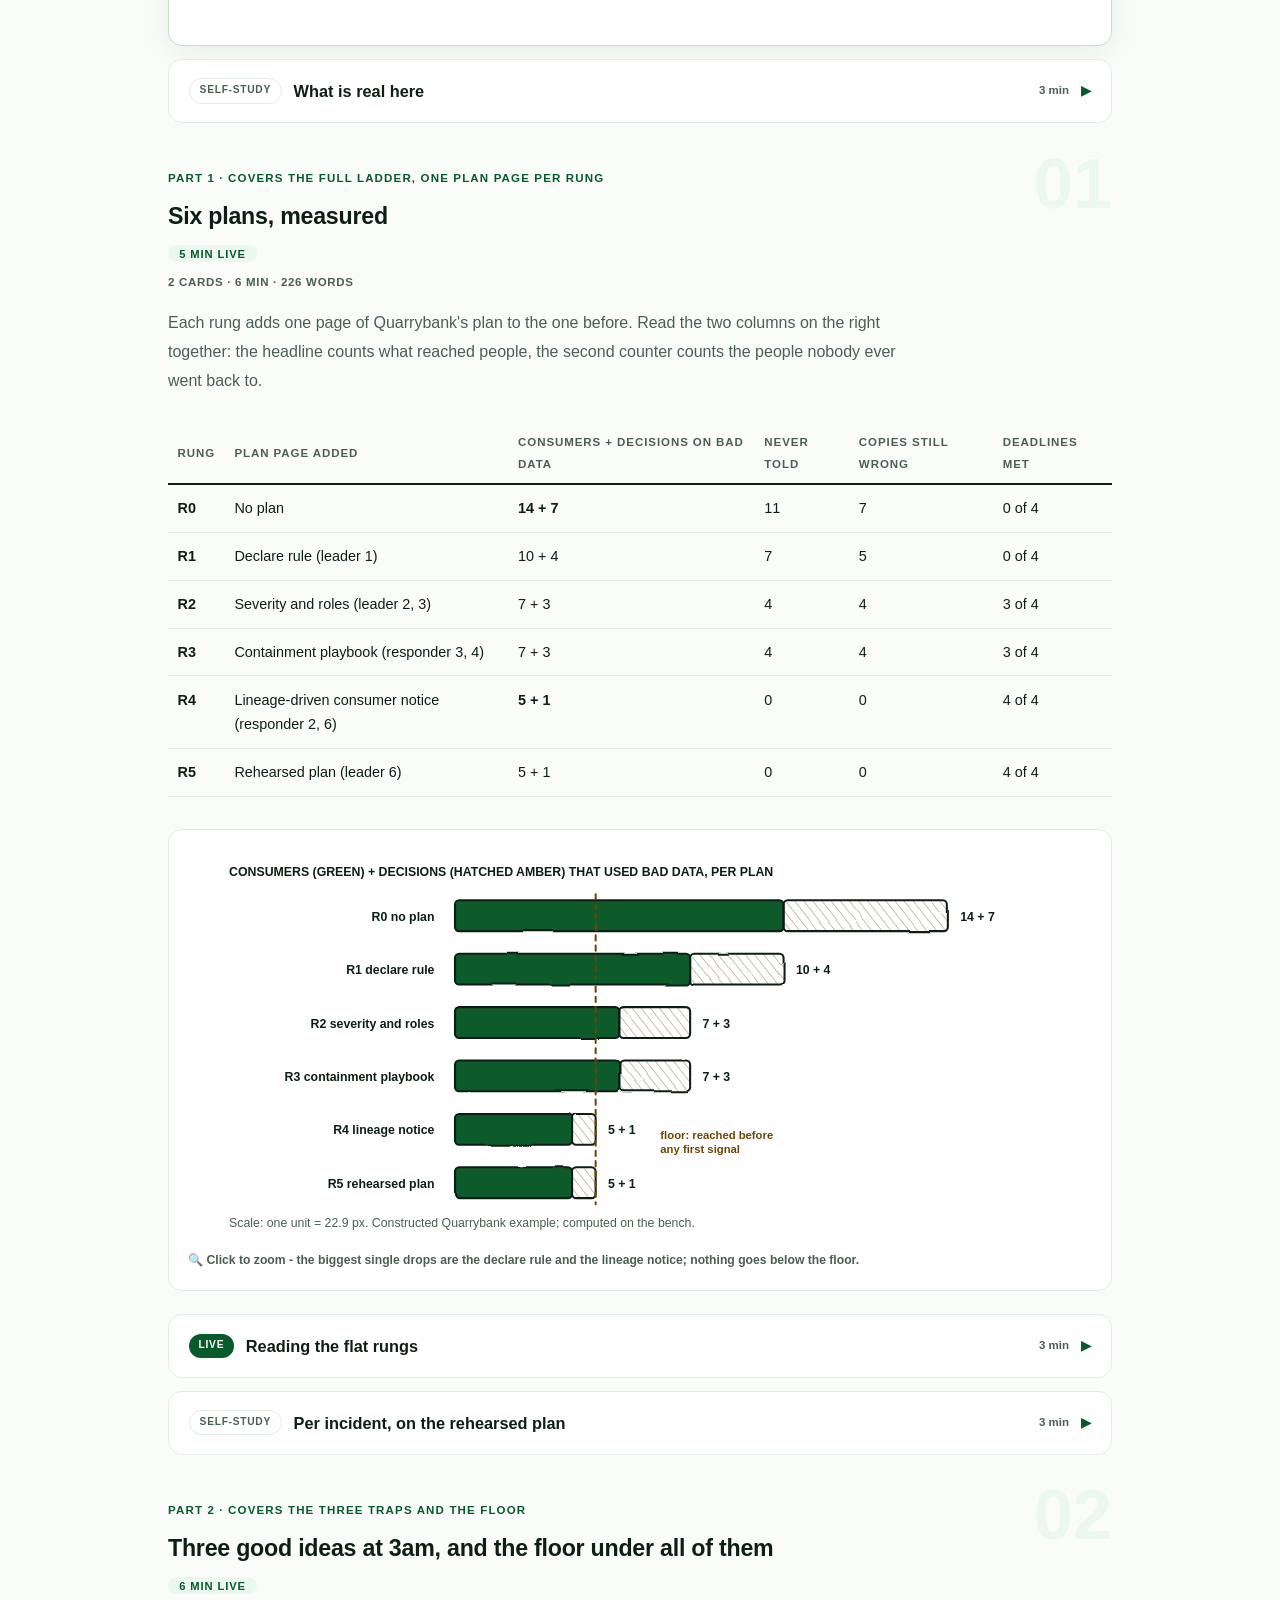
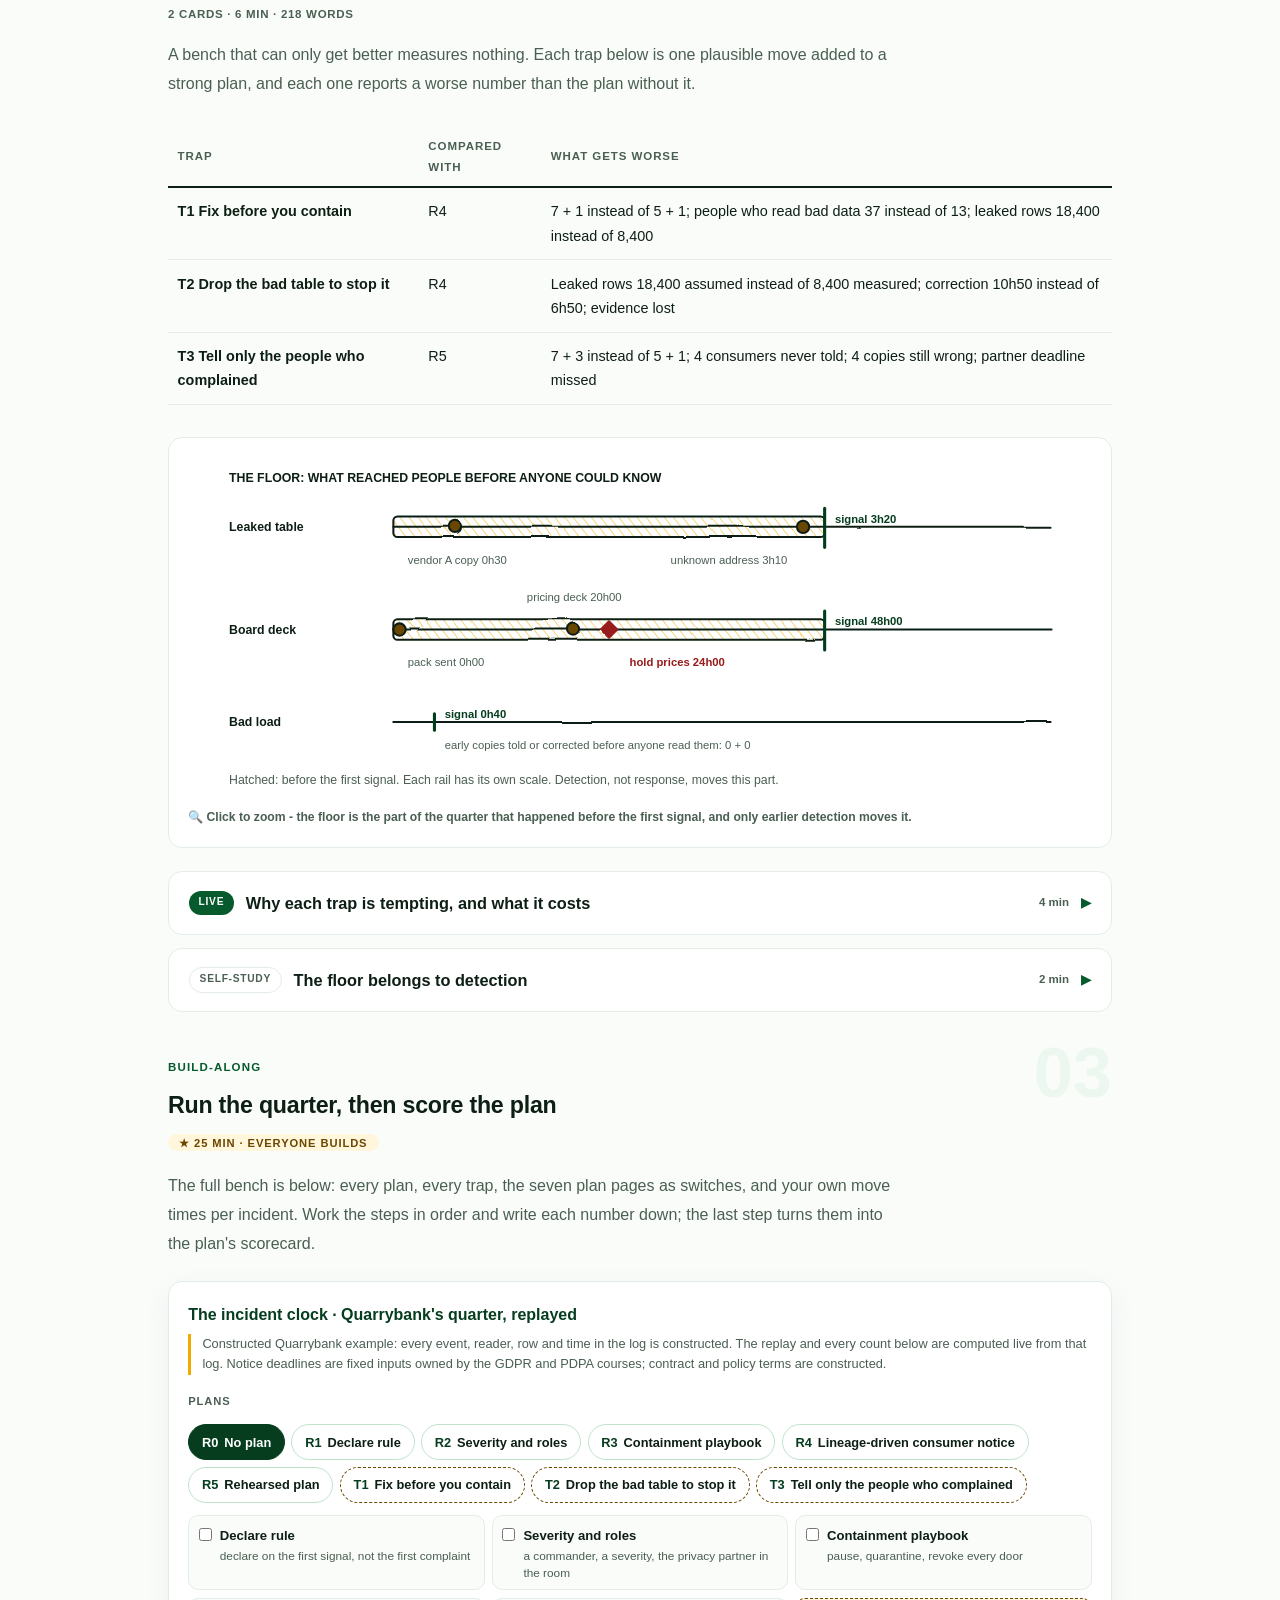
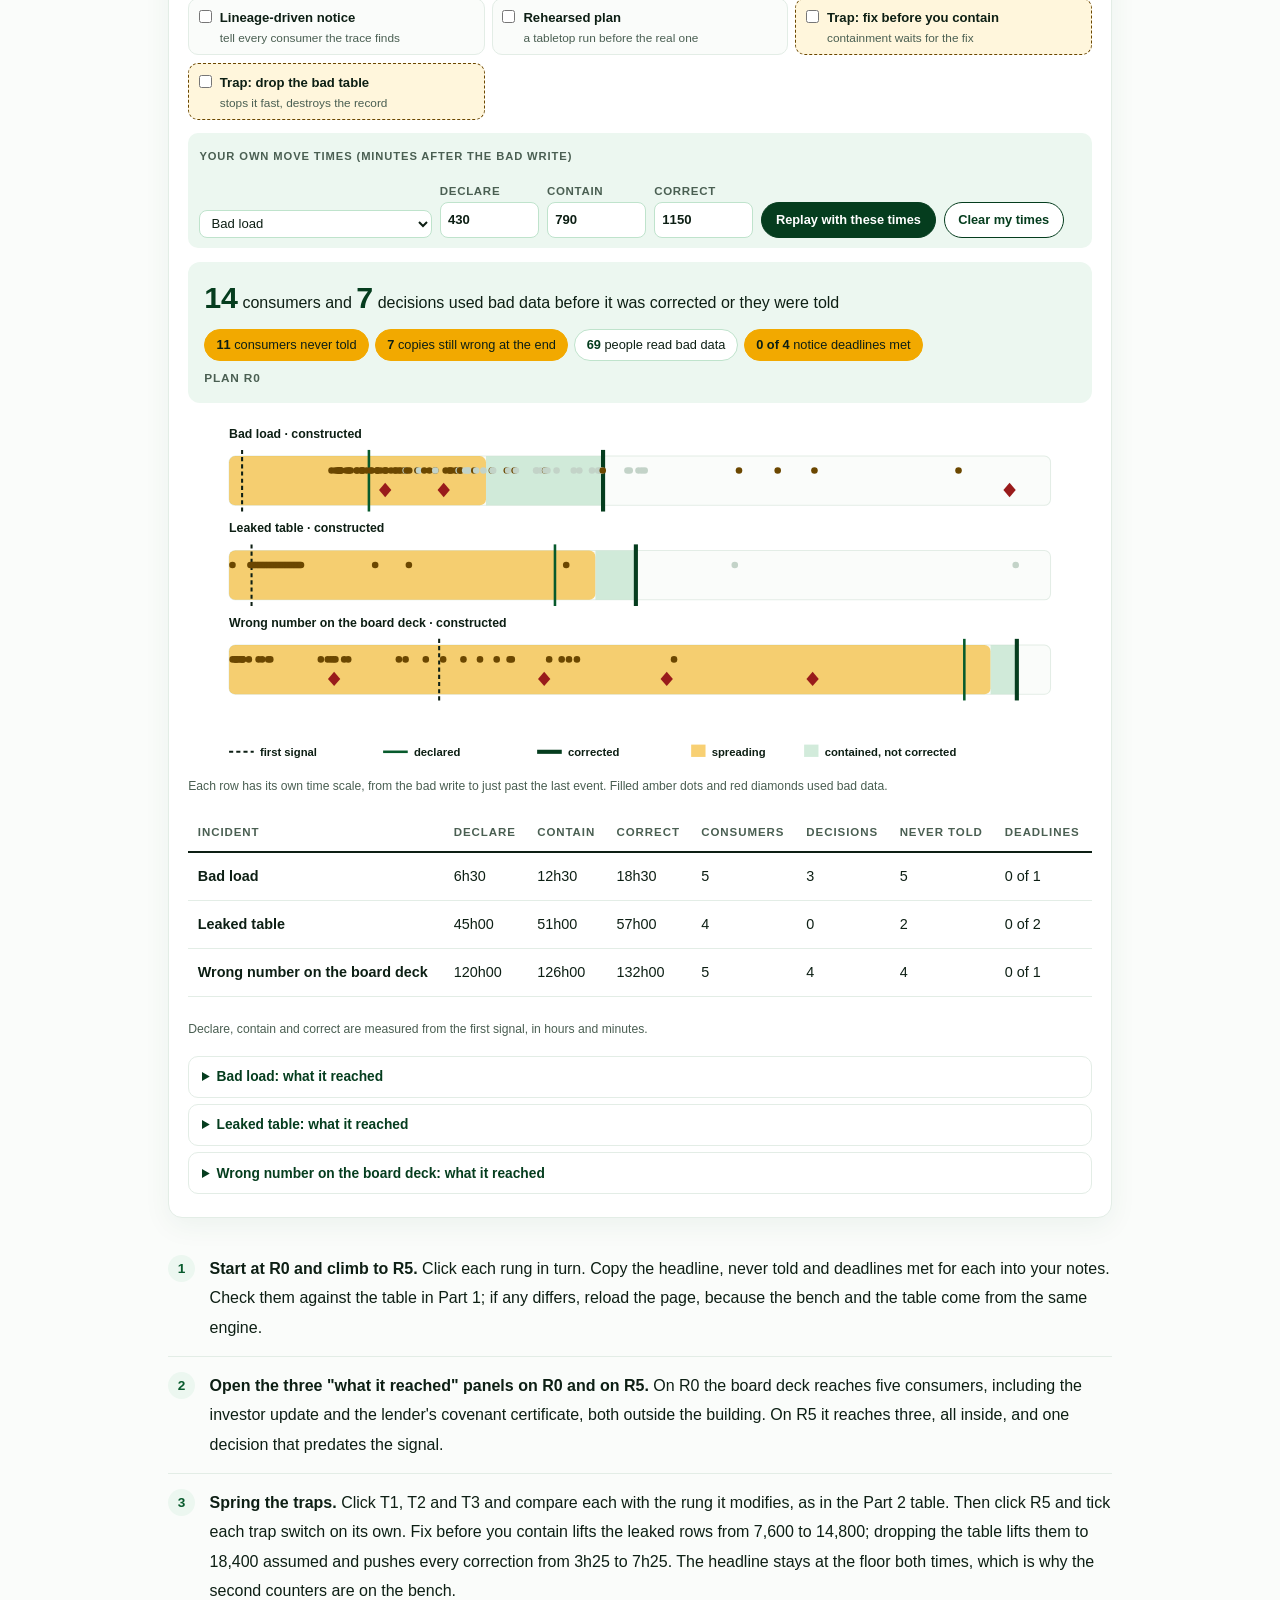
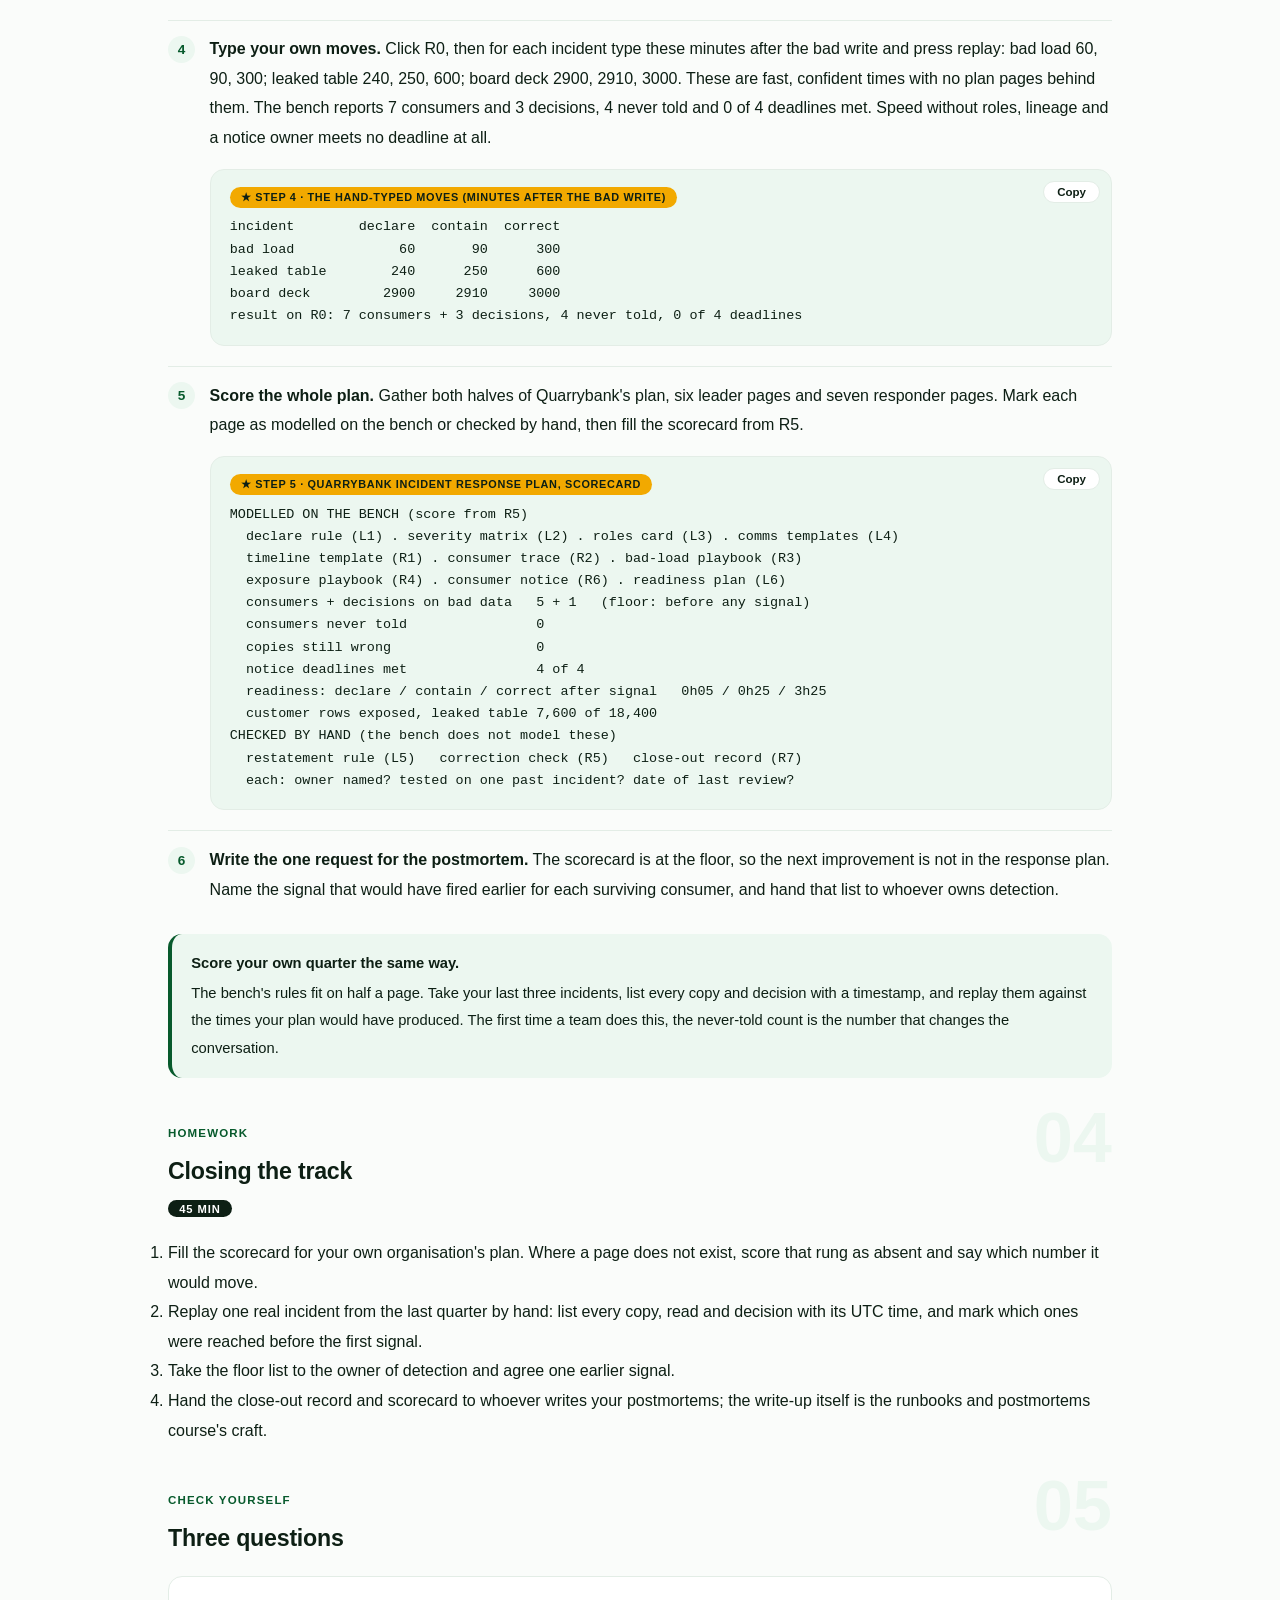
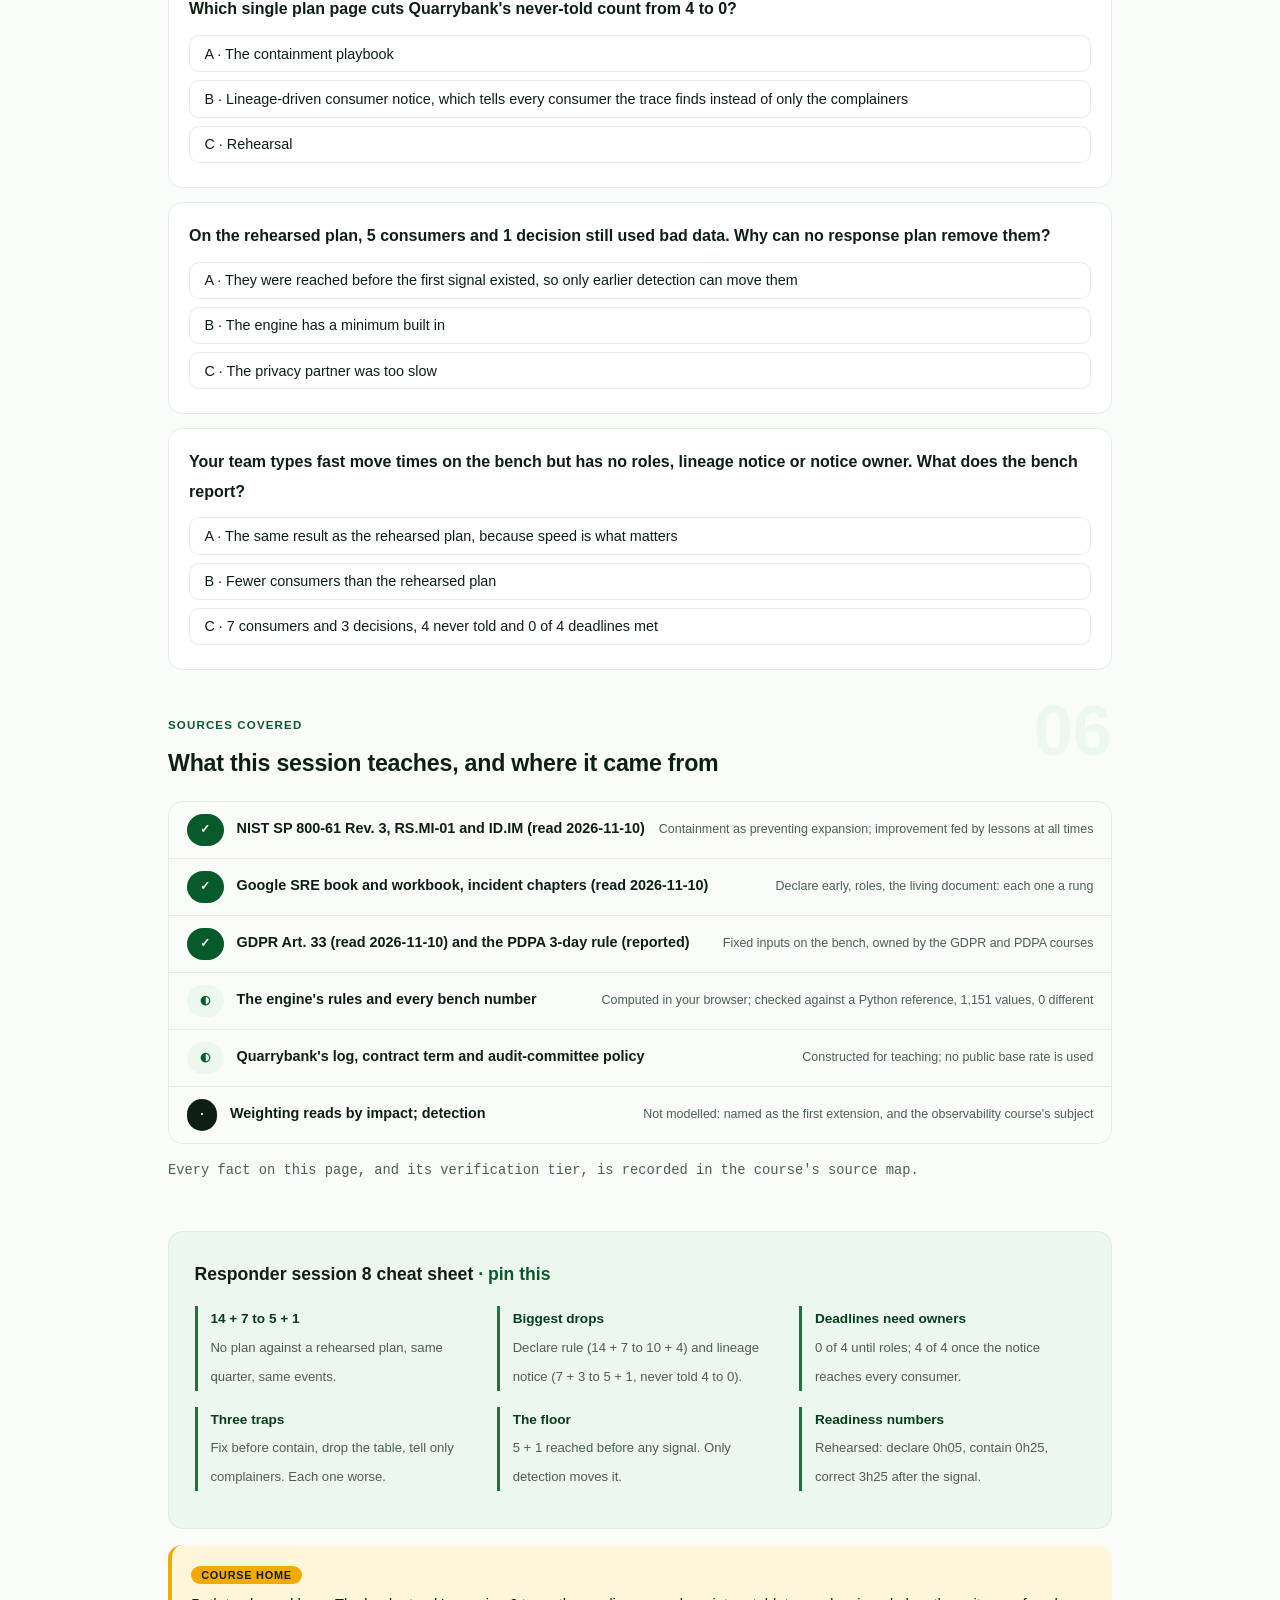
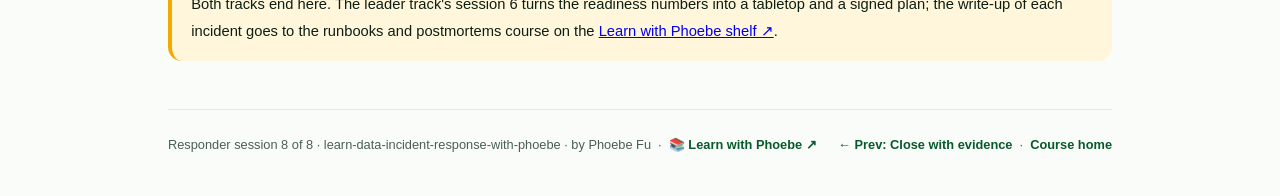
<file: courses/b8-the-incident-clock.html>
<!DOCTYPE html>
<html lang="en">
<head>
<meta charset="UTF-8">
<meta name="viewport" content="width=device-width, initial-scale=1.0">
<!-- social:start -->
<meta name="description" content="Responder session 8 of 8. Quarrybank's whole quarter replayed on the incident clock under six plans and three traps: from 14 consumers and 7 decisions on bad data with no plan to 5 and 1 with a rehearsed one, and the floor no response plan can go below.">
<meta property="og:type" content="article">
<meta property="og:site_name" content="Learn with Phoebe">
<meta property="og:title" content="The incident clock - learn incident response for data teams with phoebe">
<meta property="og:description" content="Responder session 8 of 8. Six plans, three traps, your own move times, and the whole plan scored.">
<meta property="og:url" content="https://phoebefu6.github.io/learn-data-incident-response-with-phoebe/courses/b8-the-incident-clock.html">
<meta property="og:image" content="https://phoebefu6.github.io/learn-data-incident-response-with-phoebe/assets/og-cover.png">
<meta property="og:image:width" content="1200">
<meta property="og:image:height" content="630">
<meta name="twitter:card" content="summary_large_image">
<meta name="twitter:title" content="The incident clock - learn incident response for data teams with phoebe">
<meta name="twitter:description" content="14 + 7 with no plan, 5 + 1 with a rehearsed one. The last 5 + 1 happened before anyone could know.">
<meta name="twitter:image" content="https://phoebefu6.github.io/learn-data-incident-response-with-phoebe/assets/og-cover.png">
<!-- social:end -->
<title>Responder session 8 · The incident clock - learn incident response for data teams with phoebe</title>
<link rel="stylesheet" href="../assets/style.css?v=3">
</head>
<body>

<div class="toolbar">
  <div class="wrap">
    <span class="crumb"><a href="../index.html">learn-data-incident-response-with-phoebe</a> / Responder session 8 of 8</span>
    <button class="btn" id="toggle-all" type="button">Expand all</button>
    <button class="btn primary" id="zoom-toggle" type="button">Projector zoom: off</button>
  </div>
</div>

<header class="masthead">
  <div class="wrap">
    <div class="eyebrow">Learn Incident Response for Data Teams with Phoebe · Responder session 8 of 8</div>
    <h1>The incident <span class="accent">clock</span></h1>
    <p class="sub">Seven sessions built the parts. Tonight the whole quarter runs at once. The bench replays Quarrybank's three incidents event by event against a response plan, counts every consumer and decision that used bad data before it was corrected or they were told, and checks every notice deadline. You climb the ladder one plan page at a time, spring three traps that look like good ideas at 3am, type your own move times, and finish by scoring the whole plan, both halves.</p>
    <div class="chip-row">
      <span class="chip level">🔴 Capstone</span>
      <span class="chip audience">Data and analytics engineers on call</span>
      <span class="chip audience">Leaders signing the plan</span>
      <span class="chip time">45 min</span>
    </div>
    <div class="agenda">
      <span class="a1" style="flex:1">0-3 · Welcome</span>
      <span class="a2" style="flex:3">3-15 · Ladder, traps, floor</span>
      <span class="a3" style="flex:6">15-40 · Build-along: run it, score the plan</span>
      <span class="a4" style="flex:1">40-45 · Q&amp;A</span>
    </div>
  </div>
</header>

<main class="wrap">

  <!-- ============ INTRO ============ -->
  <section class="section" id="intro">
    <div class="section-kicker">
      <span class="klabel">Part 0</span>
      <h2>What the clock measures</h2>
    </div>
    <p class="lede">The clock is an event-driven replay, not an animation. Quarrybank's quarter is stored as a log of 222 timestamped events: every time a downstream copy was made from bad data, every read of a dashboard or email, every access through an open door, every decision taken on a number. A plan fixes when each incident is declared, assessed, contained and corrected, and who is told. The engine walks the log against those times and counts what got through.</p>

    <div class="legend">
      <span class="pill">Live = presented in the 45 minutes</span>
      <span class="pill">Self-study = the full depth, after class</span>
      <span class="pill">🔍 Every diagram zooms</span>
    </div>

    <div class="callout win">
      <p><strong>★ What you walk out with tonight.</strong> The quarter replayed under six plans and three traps, all computed. The headline that ends the "we will improvise" argument: 14 consumers and 7 decisions on bad data with no plan, 5 and 1 with a rehearsed one, and every notice deadline met. The floor you cannot go below with any response plan. And Quarrybank's incident response plan, both halves, scored.</p>
    </div>

    <details class="card" open>
      <summary><span class="mode live">Live</span>The rules the engine applies<span class="mini">4 min</span><span class="caret">▶</span></summary>
      <div class="body">
        <ul>
          <li><strong>Tainted</strong>: a consumer that made its copy from bad data before containment landed. Containment stops new copies; it does not fix the ones already made.</li>
          <li><strong>Cleared</strong>: a tainted copy stops counting when it is corrected or when its users are told. Dashboards and tables refresh at the correction. Copies that left the warehouse, the sales email, the partner extract, the forecast model, the board pack, only clear when someone tells their users.</li>
          <li><strong>Doors</strong>: on the leaked table, an access counts while its door is open. A containment playbook closes every door; without one, only the public link closes at containment and the vendor share stays open until the close-out.</li>
          <li><strong>Plan times</strong>, all in minutes after the bad write: declare 15 after the first signal with a rule, 5 when rehearsed, at the first complaint without one; containment 15 after assessment with a playbook, 120 without; correction 360 after containment, 180 rehearsed.</li>
          <li><strong>Deadlines</strong> are fixed inputs, not taught here: GDPR 72 hours from awareness and PDPA 3 calendar days after assessment for the leak, owned by the <a href="https://phoebefu6.github.io/learn-gdpr-with-phoebe/courses/b7-breach-response.html">GDPR ↗</a> and <a href="https://phoebefu6.github.io/learn-pdpa-dnc-with-phoebe/courses/b7-breach-response.html">PDPA ↗</a> courses; a constructed 24-hour partner contract term for the bad load and a constructed 48-hour audit-committee policy for the board deck.</li>
        </ul>
      </div>
    </details>

    <details class="card">
      <summary><span class="mode self">Self-study</span>What is real here<span class="mini">3 min</span><span class="caret">▶</span></summary>
      <div class="body">
        <ul>
          <li><strong>Computed:</strong> every count on the bench, live in your browser from the event log. A Python reference implementation produces the same numbers on every plan, every trap, the trap switches on the rehearsed plan and two sets of hand-typed move times: 1,151 values compared, none different.</li>
          <li><strong>Constructed:</strong> Quarrybank, its consumers, readers, row ranges, event times, the partner contract term and the audit-committee policy. No public incident dataset was used, so no real-world frequency is claimed.</li>
          <li><strong>Modelled crudely, on purpose:</strong> every bad read counts the same; a regional manager glancing at a dashboard weighs as much as a director quoting a margin to a lender. A real plan would weight them, and the first extension of the bench would too.</li>
        </ul>
      </div>
    </details>
  </section>

  <!-- ============ PART 1 ============ -->
  <section class="section" id="part-1">
    <div class="section-kicker">
      <span class="klabel">Part 1 · covers the full ladder, one plan page per rung</span>
      <h2>Six plans, measured</h2>
      <span class="tag concept">5 min live</span>
    </div>
    <p class="lede">Each rung adds one page of Quarrybank's plan to the one before. Read the two columns on the right together: the headline counts what reached people, the second counter counts the people nobody ever went back to.</p>

    <table class="clean">
      <thead><tr><th>Rung</th><th>Plan page added</th><th>Consumers + decisions on bad data</th><th>Never told</th><th>Copies still wrong</th><th>Deadlines met</th></tr></thead>
      <tbody>
        <tr><td>R0</td><td>No plan</td><td><strong>14 + 7</strong></td><td>11</td><td>7</td><td>0 of 4</td></tr>
        <tr><td>R1</td><td>Declare rule (leader 1)</td><td>10 + 4</td><td>7</td><td>5</td><td>0 of 4</td></tr>
        <tr><td>R2</td><td>Severity and roles (leader 2, 3)</td><td>7 + 3</td><td>4</td><td>4</td><td>3 of 4</td></tr>
        <tr><td>R3</td><td>Containment playbook (responder 3, 4)</td><td>7 + 3</td><td>4</td><td>4</td><td>3 of 4</td></tr>
        <tr><td>R4</td><td>Lineage-driven consumer notice (responder 2, 6)</td><td><strong>5 + 1</strong></td><td>0</td><td>0</td><td>4 of 4</td></tr>
        <tr><td>R5</td><td>Rehearsed plan (leader 6)</td><td>5 + 1</td><td>0</td><td>0</td><td>4 of 4</td></tr>
      </tbody>
    </table>

    <figure class="zoomable">
      <svg viewBox="0 0 880 380" xmlns="http://www.w3.org/2000/svg" role="img" aria-label="Bars for six plans. Consumers plus decisions that used bad data: no plan 14 plus 7, declare rule 10 plus 4, severity and roles 7 plus 3, containment playbook 7 plus 3, lineage notice 5 plus 1, rehearsed plan 5 plus 1. A dashed line at 5 plus 1 marks the floor: what reached people before any first signal.">
        <defs>
          <filter id="ib8aSk" x="-3%" y="-3%" width="106%" height="106%"><feTurbulence type="fractalNoise" baseFrequency="0.02" numOctaves="2" seed="3" result="n"/><feDisplacementMap in="SourceGraphic" in2="n" scale="2.4" xChannelSelector="R" yChannelSelector="G"/></filter>
          <pattern id="ib8aHc" patternUnits="userSpaceOnUse" width="7" height="7" patternTransform="rotate(-38)"><line x1="0" y1="0" x2="0" y2="7" stroke="#6B4700" stroke-width="1.2" opacity=".55"/></pattern>
        </defs>
        <style>
          .ib8aH { font: 800 12px Inter, sans-serif; fill: #0D1F14; }
          .ib8aL { font: 600 12px Inter, sans-serif; fill: #0D1F14; }
          .ib8aV { font: 800 12px Inter, sans-serif; fill: #0D1F14; }
          .ib8aS { font: 400 11px Inter, sans-serif; fill: #4A5F52; }
          .ib8aA { font: 700 11px Inter, sans-serif; fill: #6B4700; }
          .ib8aN { font: 400 12px Inter, sans-serif; fill: #4A5F52; }
        </style>

        <text class="ib8aH" x="40" y="26">CONSUMERS (GREEN) + DECISIONS (HATCHED AMBER) THAT USED BAD DATA, PER PLAN</text>

        <g filter="url(#ib8aSk)" fill="none" stroke="#0D1F14" stroke-width="2" stroke-linecap="round" stroke-linejoin="round">
          <rect x="260" y="50" width="320" height="30" rx="4" fill="#075A2C"/>
          <rect x="580" y="50" width="160" height="30" rx="4" fill="url(#ib8aHc)"/>
          <rect x="260" y="102" width="229" height="30" rx="4" fill="#075A2C"/>
          <rect x="489" y="102" width="91" height="30" rx="4" fill="url(#ib8aHc)"/>
          <rect x="260" y="154" width="160" height="30" rx="4" fill="#075A2C"/>
          <rect x="420" y="154" width="69" height="30" rx="4" fill="url(#ib8aHc)"/>
          <rect x="260" y="206" width="160" height="30" rx="4" fill="#075A2C"/>
          <rect x="420" y="206" width="69" height="30" rx="4" fill="url(#ib8aHc)"/>
          <rect x="260" y="258" width="114" height="30" rx="4" fill="#075A2C"/>
          <rect x="374" y="258" width="23" height="30" rx="4" fill="url(#ib8aHc)"/>
          <rect x="260" y="310" width="114" height="30" rx="4" fill="#075A2C"/>
          <rect x="374" y="310" width="23" height="30" rx="4" fill="url(#ib8aHc)"/>
          <path d="M397 44 L397 346" stroke="#6B4700" stroke-dasharray="5 5"/>
        </g>

        <text class="ib8aL" x="240" y="70" text-anchor="end">R0 no plan</text>
        <text class="ib8aL" x="240" y="122" text-anchor="end">R1 declare rule</text>
        <text class="ib8aL" x="240" y="174" text-anchor="end">R2 severity and roles</text>
        <text class="ib8aL" x="240" y="226" text-anchor="end">R3 containment playbook</text>
        <text class="ib8aL" x="240" y="278" text-anchor="end">R4 lineage notice</text>
        <text class="ib8aL" x="240" y="330" text-anchor="end">R5 rehearsed plan</text>
        <text class="ib8aV" x="752" y="70">14 + 7</text>
        <text class="ib8aV" x="592" y="122">10 + 4</text>
        <text class="ib8aV" x="501" y="174">7 + 3</text>
        <text class="ib8aV" x="501" y="226">7 + 3</text>
        <text class="ib8aV" x="409" y="278">5 + 1</text>
        <text class="ib8aV" x="409" y="330">5 + 1</text>
        <text class="ib8aA" x="460" y="282">floor: reached before</text>
        <text class="ib8aA" x="460" y="296">any first signal</text>

        <text class="ib8aN" x="40" y="368">Scale: one unit = 22.9 px. Constructed Quarrybank example; computed on the bench.</text>
      </svg>
      <figcaption>🔍 Click to zoom - the biggest single drops are the declare rule and the lineage notice; nothing goes below the floor.</figcaption>
    </figure>

    <details class="card">
      <summary><span class="mode live">Live</span>Reading the flat rungs<span class="mini">3 min</span><span class="caret">▶</span></summary>
      <div class="body">
        <p>Two rungs leave the headline where it was, and both are worth more than they look.</p>
        <ul>
          <li><strong>R3, the containment playbook, keeps 7 + 3</strong> because the consumers it would have protected were already reached before R2's slower containment landed. What it changes is in the details: customer rows exposed on the leaked table fall from 12,800 to 8,400, and containment arrives 0h50 after the signal instead of 2h35.</li>
          <li><strong>R5, rehearsal, keeps 5 + 1</strong> because R4 had already reached the floor. What it buys is time: declare, contain and correct at 0h05, 0h25 and 3h25 after the signal instead of 0h15, 0h50 and 6h50, and 7,600 rows exposed instead of 8,400. Those three times are the readiness numbers leader session 6 asks you to report.</li>
        </ul>
      </div>
    </details>

    <details class="card">
      <summary><span class="mode self">Self-study</span>Per incident, on the rehearsed plan<span class="mini">3 min</span><span class="caret">▶</span></summary>
      <div class="body">
        <ul>
          <li><strong>Bad load:</strong> 0 consumers, 0 decisions. The partner is told 1h20 after the bad write against a contract deadline of 24h40.</li>
          <li><strong>Leaked table:</strong> 2 outside parties reached, vendor analyst A, who downloaded a copy 30 minutes after the share was made, and the unknown address, which began paging through the public link ten minutes before the alert. 7,600 of 18,400 rows exposed. Both notice deadlines met.</li>
          <li><strong>Board deck:</strong> 3 consumers and 1 decision. The pricing committee decided to hold prices in two regions 24 hours after the pack went out, a full day before the reconciliation that was the first signal.</li>
        </ul>
      </div>
    </details>
  </section>

  <!-- ============ PART 2 ============ -->
  <section class="section" id="part-2">
    <div class="section-kicker">
      <span class="klabel">Part 2 · covers the three traps and the floor</span>
      <h2>Three good ideas at 3am, and the floor under all of them</h2>
      <span class="tag concept">6 min live</span>
    </div>
    <p class="lede">A bench that can only get better measures nothing. Each trap below is one plausible move added to a strong plan, and each one reports a worse number than the plan without it.</p>

    <table class="clean">
      <thead><tr><th>Trap</th><th>Compared with</th><th>What gets worse</th></tr></thead>
      <tbody>
        <tr><td><strong>T1 Fix before you contain</strong></td><td>R4</td><td>7 + 1 instead of 5 + 1; people who read bad data 37 instead of 13; leaked rows 18,400 instead of 8,400</td></tr>
        <tr><td><strong>T2 Drop the bad table to stop it</strong></td><td>R4</td><td>Leaked rows 18,400 assumed instead of 8,400 measured; correction 10h50 instead of 6h50; evidence lost</td></tr>
        <tr><td><strong>T3 Tell only the people who complained</strong></td><td>R5</td><td>7 + 3 instead of 5 + 1; 4 consumers never told; 4 copies still wrong; partner deadline missed</td></tr>
      </tbody>
    </table>

    <figure class="zoomable">
      <svg viewBox="0 0 880 330" xmlns="http://www.w3.org/2000/svg" role="img" aria-label="The floor, incident by incident. Three rails, each with the first signal marked. Leaked table: vendor analyst A downloads at 0h30 and the unknown address starts paging at 3h10, both before the 3h20 signal. Board deck: the pack is emailed at 0h00, the pricing deck is made at 20h00 and the decision to hold prices is taken at 24h00, all before the 48h00 signal. Bad load: nothing survives a rehearsed plan, because every early copy is told or corrected before it is read.">
        <defs>
          <filter id="ib8bSk" x="-3%" y="-3%" width="106%" height="106%"><feTurbulence type="fractalNoise" baseFrequency="0.02" numOctaves="2" seed="17" result="n"/><feDisplacementMap in="SourceGraphic" in2="n" scale="2.4" xChannelSelector="R" yChannelSelector="G"/></filter>
          <pattern id="ib8bHc" patternUnits="userSpaceOnUse" width="7" height="7" patternTransform="rotate(-38)"><line x1="0" y1="0" x2="0" y2="7" stroke="#F2A900" stroke-width="1.4" opacity=".7"/></pattern>
        </defs>
        <style>
          .ib8bH { font: 800 12px Inter, sans-serif; fill: #0D1F14; }
          .ib8bL { font: 600 12px Inter, sans-serif; fill: #0D1F14; }
          .ib8bS { font: 400 11px Inter, sans-serif; fill: #4A5F52; }
          .ib8bG { font: 800 11px Inter, sans-serif; fill: #053D1E; }
          .ib8bR { font: 800 11px Inter, sans-serif; fill: #991B1B; }
          .ib8bN { font: 400 12px Inter, sans-serif; fill: #4A5F52; }
        </style>

        <text class="ib8bH" x="40" y="24">THE FLOOR: WHAT REACHED PEOPLE BEFORE ANYONE COULD KNOW</text>

        <g filter="url(#ib8bSk)" fill="none" stroke="#0D1F14" stroke-width="2" stroke-linecap="round" stroke-linejoin="round">
          <rect x="200" y="58" width="420" height="20" rx="4" fill="url(#ib8bHc)"/>
          <path d="M200 68 L840 68"/>
          <path d="M620 50 L620 88" stroke="#053D1E" stroke-width="3"/>
          <circle cx="260" cy="68" r="6" fill="#6B4700"/>
          <circle cx="599" cy="68" r="6" fill="#6B4700"/>

          <rect x="200" y="158" width="420" height="20" rx="4" fill="url(#ib8bHc)"/>
          <path d="M200 168 L840 168"/>
          <path d="M620 150 L620 188" stroke="#053D1E" stroke-width="3"/>
          <circle cx="206" cy="168" r="6" fill="#6B4700"/>
          <circle cx="375" cy="168" r="6" fill="#6B4700"/>
          <path d="M410 160 l8 8 l-8 8 l-8 -8 z" fill="#991B1B" stroke="#991B1B"/>

          <path d="M200 258 L840 258"/>
          <path d="M240 250 L240 266" stroke="#053D1E" stroke-width="3"/>
        </g>

        <text class="ib8bL" x="40" y="72">Leaked table</text>
        <text class="ib8bS" x="214" y="104">vendor A copy 0h30</text>
        <text class="ib8bS" x="470" y="104">unknown address 3h10</text>
        <text class="ib8bG" x="630" y="64">signal 3h20</text>

        <text class="ib8bL" x="40" y="172">Board deck</text>
        <text class="ib8bS" x="214" y="204">pack sent 0h00</text>
        <text class="ib8bS" x="330" y="140">pricing deck 20h00</text>
        <text class="ib8bR" x="430" y="204">hold prices 24h00</text>
        <text class="ib8bG" x="630" y="164">signal 48h00</text>

        <text class="ib8bL" x="40" y="262">Bad load</text>
        <text class="ib8bG" x="250" y="254">signal 0h40</text>
        <text class="ib8bS" x="250" y="284">early copies told or corrected before anyone read them: 0 + 0</text>

        <text class="ib8bN" x="40" y="318">Hatched: before the first signal. Each rail has its own scale. Detection, not response, moves this part.</text>
      </svg>
      <figcaption>🔍 Click to zoom - the floor is the part of the quarter that happened before the first signal, and only earlier detection moves it.</figcaption>
    </figure>

    <details class="card">
      <summary><span class="mode live">Live</span>Why each trap is tempting, and what it costs<span class="mini">4 min</span><span class="caret">▶</span></summary>
      <div class="body">
        <ul>
          <li><strong>Fix before you contain</strong> feels efficient: why stop the load if the fix is an hour away? Because the fix took 6h50, and every copy made in the meantime is another consumer. On the bench the sales email to 40 people goes out inside that window. NIST's word for the alternative is plain: "Containment refers to preventing the expansion of an incident."</li>
          <li><strong>Drop the bad table</strong> feels decisive. It also deletes the access history, so the leaked table's exposure can no longer be measured and every row has to be assumed exposed. Responder session 1 has the full argument.</li>
          <li><strong>Tell only the people who complained</strong> feels proportionate. The people who complained are the ones who noticed; the forecast model and the partner extract did not complain, and they are the copies that stay wrong.</li>
        </ul>
      </div>
    </details>

    <details class="card">
      <summary><span class="mode self">Self-study</span>The floor belongs to detection<span class="mini">2 min</span><span class="caret">▶</span></summary>
      <div class="body">
        <p>Five consumers and one decision survive the best response plan, because they were reached before the first signal existed. No declare rule can fire before a signal. Moving the floor means a faster signal: a monitor on the share settings that fires when a link becomes public, a reconciliation that runs before the board pack is sent rather than two days after. That is the observability course's work (<a href="https://phoebefu6.github.io/learn-data-observability-with-phoebe/courses/b7-lineage-blast-radius.html">lineage and blast radius ↗</a>), and it is the right request to make in the postmortem.</p>
      </div>
    </details>
  </section>

  <!-- ============ DEMO ============ -->
  <section class="section" id="demo-1">
    <div class="section-kicker">
      <span class="klabel">Build-along</span>
      <h2>Run the quarter, then score the plan</h2>
      <span class="tag demo">★ 25 min · everyone builds</span>
    </div>
    <p class="lede">The full bench is below: every plan, every trap, the seven plan pages as switches, and your own move times per incident. Work the steps in order and write each number down; the last step turns them into the plan's scorecard.</p>

    <div data-ird-bench="full" data-start="r0"></div>

    <div class="steps">
      <div class="step">
        <p><strong>Start at R0 and climb to R5.</strong> Click each rung in turn. Copy the headline, never told and deadlines met for each into your notes. Check them against the table in Part 1; if any differs, reload the page, because the bench and the table come from the same engine.</p>
      </div>
      <div class="step">
        <p><strong>Open the three "what it reached" panels on R0 and on R5.</strong> On R0 the board deck reaches five consumers, including the investor update and the lender's covenant certificate, both outside the building. On R5 it reaches three, all inside, and one decision that predates the signal.</p>
      </div>
      <div class="step">
        <p><strong>Spring the traps.</strong> Click T1, T2 and T3 and compare each with the rung it modifies, as in the Part 2 table. Then click R5 and tick each trap switch on its own. Fix before you contain lifts the leaked rows from 7,600 to 14,800; dropping the table lifts them to 18,400 assumed and pushes every correction from 3h25 to 7h25. The headline stays at the floor both times, which is why the second counters are on the bench.</p>
      </div>
      <div class="step">
        <p><strong>Type your own moves.</strong> Click R0, then for each incident type these minutes after the bad write and press replay: bad load 60, 90, 300; leaked table 240, 250, 600; board deck 2900, 2910, 3000. These are fast, confident times with no plan pages behind them. The bench reports 7 consumers and 3 decisions, 4 never told and 0 of 4 deadlines met. Speed without roles, lineage and a notice owner meets no deadline at all.</p>
        <div class="prompt-box good"><span class="label">★ Step 4 · the hand-typed moves (minutes after the bad write)</span>incident        declare  contain  correct
bad load             60       90      300
leaked table        240      250      600
board deck         2900     2910     3000
result on R0: 7 consumers + 3 decisions, 4 never told, 0 of 4 deadlines</div>
      </div>
      <div class="step">
        <p><strong>Score the whole plan.</strong> Gather both halves of Quarrybank's plan, six leader pages and seven responder pages. Mark each page as modelled on the bench or checked by hand, then fill the scorecard from R5.</p>
        <div class="prompt-box good"><span class="label">★ Step 5 · Quarrybank incident response plan, scorecard</span>MODELLED ON THE BENCH (score from R5)
  declare rule (L1) . severity matrix (L2) . roles card (L3) . comms templates (L4)
  timeline template (R1) . consumer trace (R2) . bad-load playbook (R3)
  exposure playbook (R4) . consumer notice (R6) . readiness plan (L6)
  consumers + decisions on bad data   5 + 1   (floor: before any signal)
  consumers never told                0
  copies still wrong                  0
  notice deadlines met                4 of 4
  readiness: declare / contain / correct after signal   0h05 / 0h25 / 3h25
  customer rows exposed, leaked table 7,600 of 18,400
CHECKED BY HAND (the bench does not model these)
  restatement rule (L5)   correction check (R5)   close-out record (R7)
  each: owner named? tested on one past incident? date of last review?</div>
      </div>
      <div class="step">
        <p><strong>Write the one request for the postmortem.</strong> The scorecard is at the floor, so the next improvement is not in the response plan. Name the signal that would have fired earlier for each surviving consumer, and hand that list to whoever owns detection.</p>
      </div>
    </div>

    <div class="callout tip">
      <p><strong>Score your own quarter the same way.</strong> The bench's rules fit on half a page. Take your last three incidents, list every copy and decision with a timestamp, and replay them against the times your plan would have produced. The first time a team does this, the never-told count is the number that changes the conversation.</p>
    </div>
  </section>

  <!-- ============ HOMEWORK ============ -->
  <section class="section" id="exercise">
    <div class="section-kicker">
      <span class="klabel">Homework</span>
      <h2>Closing the track</h2>
      <span class="tag exercise">45 min</span>
    </div>
    <ol>
      <li>Fill the scorecard for your own organisation's plan. Where a page does not exist, score that rung as absent and say which number it would move.</li>
      <li>Replay one real incident from the last quarter by hand: list every copy, read and decision with its UTC time, and mark which ones were reached before the first signal.</li>
      <li>Take the floor list to the owner of detection and agree one earlier signal.</li>
      <li>Hand the close-out record and scorecard to whoever writes your postmortems; the write-up itself is the runbooks and postmortems course's craft.</li>
    </ol>
  </section>

  <!-- ============ QUIZ ============ -->
  <section class="section" id="quiz">
    <div class="section-kicker">
      <span class="klabel">Check yourself</span>
      <h2>Three questions</h2>
    </div>

    <div class="quiz-q" data-answer="1">
      <p class="qtext">Which single plan page cuts Quarrybank's never-told count from 4 to 0?</p>
      <button class="qopt" type="button">A · The containment playbook</button>
      <button class="qopt" type="button">B · Lineage-driven consumer notice, which tells every consumer the trace finds instead of only the complainers</button>
      <button class="qopt" type="button">C · Rehearsal</button>
      <p class="qwhy">R3 to R4 adds the lineage notice: never told goes from 4 to 0, copies still wrong from 4 to 0, and the partner deadline is met. Containment stops new copies; it does not tell anyone about the old ones.</p>
    </div>

    <div class="quiz-q" data-answer="0">
      <p class="qtext">On the rehearsed plan, 5 consumers and 1 decision still used bad data. Why can no response plan remove them?</p>
      <button class="qopt" type="button">A · They were reached before the first signal existed, so only earlier detection can move them</button>
      <button class="qopt" type="button">B · The engine has a minimum built in</button>
      <button class="qopt" type="button">C · The privacy partner was too slow</button>
      <p class="qwhy">The vendor's download, the unknown address's first pages, the board pack reads and the pricing decision all come before their incident's first signal. A declare rule cannot fire before a signal.</p>
    </div>

    <div class="quiz-q" data-answer="2">
      <p class="qtext">Your team types fast move times on the bench but has no roles, lineage notice or notice owner. What does the bench report?</p>
      <button class="qopt" type="button">A · The same result as the rehearsed plan, because speed is what matters</button>
      <button class="qopt" type="button">B · Fewer consumers than the rehearsed plan</button>
      <button class="qopt" type="button">C · 7 consumers and 3 decisions, 4 never told and 0 of 4 deadlines met</button>
      <p class="qwhy">Fast containment helps the headline, but without lineage nobody tells the copies outside the warehouse, and without roles nobody owns the formal notices.</p>
    </div>

    <p class="quiz-score"></p>
  </section>

  <!-- ============ COVERAGE ============ -->
  <section class="section" id="official">
    <div class="section-kicker">
      <span class="klabel">Sources covered</span>
      <h2>What this session teaches, and where it came from</h2>
    </div>
    <div class="covered">
      <div class="covered-row"><span class="status pill solid">✓</span><span class="name">NIST SP 800-61 Rev. 3, RS.MI-01 and ID.IM (read 2026-11-10)</span><span class="note">Containment as preventing expansion; improvement fed by lessons at all times</span></div>
      <div class="covered-row"><span class="status pill solid">✓</span><span class="name">Google SRE book and workbook, incident chapters (read 2026-11-10)</span><span class="note">Declare early, roles, the living document: each one a rung</span></div>
      <div class="covered-row"><span class="status pill solid">✓</span><span class="name">GDPR Art. 33 (read 2026-11-10) and the PDPA 3-day rule (reported)</span><span class="note">Fixed inputs on the bench, owned by the GDPR and PDPA courses</span></div>
      <div class="covered-row"><span class="status pill light">◐</span><span class="name">The engine's rules and every bench number</span><span class="note">Computed in your browser; checked against a Python reference, 1,151 values, 0 different</span></div>
      <div class="covered-row"><span class="status pill light">◐</span><span class="name">Quarrybank's log, contract term and audit-committee policy</span><span class="note">Constructed for teaching; no public base rate is used</span></div>
      <div class="covered-row"><span class="status pill inkpill">·</span><span class="name">Weighting reads by impact; detection</span><span class="note">Not modelled: named as the first extension, and the observability course's subject</span></div>
    </div>
    <p class="mono" style="margin-top:14px">Every fact on this page, and its verification tier, is recorded in the course's source map.</p>
  </section>

  <!-- ============ CHEAT SHEET ============ -->
  <section class="cheat" id="cheatsheet">
    <h3>Responder session 8 cheat sheet <span>· pin this</span></h3>
    <div class="grid-2">
      <div class="cheat-item"><b>14 + 7 to 5 + 1</b><span>No plan against a rehearsed plan, same quarter, same events.</span></div>
      <div class="cheat-item"><b>Biggest drops</b><span>Declare rule (14 + 7 to 10 + 4) and lineage notice (7 + 3 to 5 + 1, never told 4 to 0).</span></div>
      <div class="cheat-item"><b>Deadlines need owners</b><span>0 of 4 until roles; 4 of 4 once the notice reaches every consumer.</span></div>
      <div class="cheat-item"><b>Three traps</b><span>Fix before contain, drop the table, tell only complainers. Each one worse.</span></div>
      <div class="cheat-item"><b>The floor</b><span>5 + 1 reached before any signal. Only detection moves it.</span></div>
      <div class="cheat-item"><b>Readiness numbers</b><span>Rehearsed: declare 0h05, contain 0h25, correct 3h25 after the signal.</span></div>
    </div>
  </section>

  <div class="callout next">
    <span class="nx-pill">Course home</span>
    <p>Both tracks end here. The leader track's session 6 turns the readiness numbers into a tabletop and a signed plan; the write-up of each incident goes to the runbooks and postmortems course on the <a href="https://phoebefu6.github.io/learn-with-phoebe/">Learn with Phoebe shelf ↗</a>.</p>
  </div>

  <footer class="pagefoot">
    <span>Responder session 8 of 8 · learn-data-incident-response-with-phoebe · by Phoebe Fu &nbsp;·&nbsp; 📚 <a href="https://phoebefu6.github.io/learn-with-phoebe/">Learn with Phoebe ↗</a></span>
    <span><a href="b7-close-with-evidence.html">← Prev: Close with evidence</a> &nbsp;·&nbsp; <a href="../index.html">Course home</a></span>
  </footer>

</main>

<script src="../assets/app.js?v=2"></script>
<script src="../assets/ird-sample.js?v=1"></script>
<script src="../assets/ird-live.js?v=2"></script>
</body>
</html>
</file>
<file: assets/style.css>
/* learn-data-incident-response-with-phoebe - editorial bold design system
   Accent: exit-sign green #075A2C · Deep #053D1E · Mid #1C7240 · Contrast: hazard amber #F2A900
   (CSS var names still read --indigo/--amber; they hold green and amber.) Amber is a FILL under
   --ink (8.5:1) for open clocks and missed deadlines; amber TEXT uses --amber-ink #6B4700.
   Light surfaces only: masthead, code box and lightbox scrim are tints. */

:root {
  --faint-text: #4A5F52;
  --fill-solid: #6B4700;
  --indigo: #075A2C;
  --indigo-deep: #053D1E;
  --indigo-mid: #1C7240;
  --indigo-soft: #BFE3CC;
  --indigo-50: #ECF7F0;
  --ink: #0D1F14;
  --muted: #4A5F52;
  --faint: #C3D3C8;
  --hairline: #E3EDE6;
  --amber: #F2A900;
  --amber-ink: #6B4700;
  --amber-50: #FFF6DC;
  --paper: #FAFCFA;
  --code-bg: #ECF7F0;
  --code-ink: #0D1F14;
  --scrim-rgb: 250,252,250;
  --shadow-rgb: 7,90,44;
  --radius: 14px;
}

* { margin: 0; padding: 0; box-sizing: border-box; }

html { font-size: 16px; scroll-behavior: smooth; }
html.zoom-125 { font-size: 20px; }
html.zoom-150 { font-size: 24px; }

body {
  font-family: "Inter", -apple-system, BlinkMacSystemFont, "Segoe UI", Roboto, sans-serif;
  background: var(--paper);
  color: var(--ink);
  line-height: 1.85;
  font-feature-settings: "tnum";
}

.wrap { max-width: 62rem; margin: 0 auto; padding: 0 1.5rem; }

/* ---------- header band ---------- */
.masthead {
  background: var(--indigo);
  color: #fff;
  padding: 2.5rem 0 2.25rem;
}
.masthead .eyebrow {
  font-size: .75rem;
  letter-spacing: .18em;
  text-transform: uppercase;
  opacity: 1;
  font-weight: 600;
}
.masthead h1 {
  font-size: 2.1rem;
  line-height: 1.15;
  font-weight: 800;
  margin: .5rem 0 .75rem;
  letter-spacing: -.02em;
}
.masthead h1 .accent { color: inherit; }
.masthead .sub { font-size: 1.05rem; opacity: 1; max-width: 44rem; }

.chip-row { display: flex; flex-wrap: wrap; gap: .5rem; margin-top: 1.1rem; }
.chip {
  display: inline-flex;
  align-items: center;
  gap: .35rem;
  border-radius: 999px;
  padding: .25rem .8rem;
  font-size: .78rem;
  font-weight: 600;
  white-space: nowrap;
}
.chip.level { background: #fff; color: var(--indigo); }
.chip.audience { background: rgba(255,255,255,.08); color: #fff; border: 1px solid rgba(255,255,255,.35); }
.chip.time { background: var(--ink); color: #fff; font-variant-numeric: tabular-nums; }


/* ---------- toolbar ---------- */
.toolbar {
  position: sticky;
  top: 0;
  z-index: 40;
  background: rgba(255,255,255,.94);
  backdrop-filter: blur(6px);
  border-bottom: 1px solid var(--hairline);
  padding: .55rem 0;
}
.toolbar .wrap { display: flex; align-items: center; gap: .5rem; flex-wrap: nowrap; }
.toolbar .crumb { font-size: .8rem; color: var(--muted); font-weight: 600; margin-right: auto; min-width: 0; white-space: nowrap; overflow: hidden; text-overflow: ellipsis; }
.toolbar .btn { white-space: nowrap; flex: none; padding: .38rem .8rem; font-size: .78rem; line-height: 1.2; }
.toolbar .crumb a { color: var(--indigo); text-decoration: none; }
.btn {
  border: 1px solid var(--hairline);
  background: #fff;
  color: var(--ink);
  border-radius: 999px;
  padding: .35rem .9rem;
  font-size: .78rem;
  font-weight: 600;
  cursor: pointer;
  font-family: inherit;
  transition: all .15s ease;
}
.btn:hover { border-color: var(--indigo); color: var(--indigo); }
.btn.primary { background: var(--indigo); border-color: var(--indigo); color: #fff; }
.btn.primary:hover { background: var(--indigo-deep); }

/* ---------- sections ---------- */
main { padding: 2.5rem 0 4rem; }

.section { margin-bottom: 2.8rem; }
.section-kicker { margin-bottom: 1rem; }
.section-kicker .klabel {
  display: block;
  font-size: .72rem;
  text-transform: uppercase;
  letter-spacing: .1em;
  color: var(--indigo);
  font-weight: 700;
  margin-bottom: .35rem;
}
.section-kicker h2 {
  font-size: 1.45rem;
  font-weight: 800;
  letter-spacing: -.01em;
  display: flex;
  align-items: center;
  gap: .7rem;
  flex-wrap: wrap;
}
.section-kicker .tag {
  border-radius: 999px;
  padding: .18rem .7rem;
  font-size: .7rem;
  font-weight: 700;
  text-transform: uppercase;
  letter-spacing: .08em;
}
.tag.concept { background: var(--indigo-50); color: var(--indigo); }
.tag.demo { background: var(--amber-50); color: var(--amber-ink); }
.tag.exercise { background: var(--ink); color: #fff; }

.lede { color: var(--muted); max-width: 46rem; margin-bottom: 1.4rem; line-height: 1.8; }

/* live vs self-study markers on cards */
.mode {
  font-size: .64rem;
  font-weight: 700;
  text-transform: uppercase;
  letter-spacing: .07em;
  padding: .14rem .6rem;
  border-radius: 999px;
  flex: none;
}
.mode.live { background: var(--indigo); color: #fff; }
.mode.self { background: #fff; color: var(--muted); border: 1px solid var(--hairline); }

/* ---------- accordions ---------- */
details.card {
  border: 1px solid var(--hairline);
  border-radius: var(--radius);
  margin-bottom: .8rem;
  overflow: hidden;
  background: #fff;
}
details.card[open] { border-color: var(--indigo-soft); box-shadow: 0 8px 28px rgba(7,90,44,.08); }
details.card summary {
  list-style: none;
  cursor: pointer;
  padding: 1rem 1.25rem;
  display: flex;
  align-items: center;
  gap: .75rem;
  font-weight: 700;
  font-size: 1.02rem;
  user-select: none;
}
details.card summary::-webkit-details-marker { display: none; }
details.card summary .dot {
  width: .6rem; height: .6rem;
  border-radius: 999px;
  background: var(--indigo);
  flex: none;
}
details.card summary .mini { margin-left: auto; font-size: .72rem; color: var(--muted); font-weight: 600; white-space: nowrap; }
details.card summary .caret { transition: transform .2s ease; color: var(--indigo); font-size: .8rem; }
details.card[open] summary .caret { transform: rotate(90deg); }
details.card .body { padding: 0 1.25rem 1.4rem; border-top: 1px solid var(--hairline); padding-top: 1.15rem; }
details.card .body p { margin-bottom: 1.05rem; max-width: 48rem; }
details.card .body p:last-child { margin-bottom: 0; }
details.card .body ul, details.card .body ol { margin: 0 0 1.1rem 1.2rem; max-width: 47rem; }
details.card .body li { margin-bottom: .65rem; }
details.card .body h4 { font-size: .95rem; font-weight: 700; margin: 1.1rem 0 .45rem; }
details.card .body h4:first-child { margin-top: 0; }

/* ---------- pills & legends ---------- */
.legend { display: flex; flex-wrap: wrap; gap: .5rem; margin: 0 0 1.2rem; }
.pill {
  display: inline-flex;
  align-items: center;
  gap: .4rem;
  border-radius: 999px;
  padding: .28rem .85rem;
  font-size: .78rem;
  font-weight: 600;
}
.pill.solid { background: var(--indigo); color: #fff; }
.pill.light { background: var(--indigo-50); color: var(--indigo); }
.pill.inkpill { background: var(--ink); color: #fff; }
.pill.amber, .pill.peach { background: var(--amber); color: var(--ink); }
.pill.bare { color: var(--muted); }

/* ---------- 4D grid ---------- */
.grid-2 { display: grid; grid-template-columns: repeat(auto-fit, minmax(15rem, 1fr)); gap: .8rem; margin: .5rem 0 1rem; }
.d-card {
  border: 1px solid var(--hairline);
  border-left: 4px solid var(--indigo);
  border-radius: 10px;
  padding: 1rem 1.1rem;
}
.d-card h4 { font-size: .95rem; margin-bottom: .3rem; }
.d-card h4 .lead-letter { color: var(--indigo); }
.d-card p { font-size: .86rem; color: var(--muted); margin: 0; }

/* ---------- tables ---------- */
table.clean { width: 100%; border-collapse: collapse; font-size: .9rem; margin: .4rem 0 1rem; }
table.clean th {
  text-align: left;
  font-size: .72rem;
  text-transform: uppercase;
  letter-spacing: .08em;
  color: var(--muted);
  padding: .5rem .6rem;
  border-bottom: 2px solid var(--ink);
}
table.clean td { padding: .7rem .6rem; border-bottom: .5px solid var(--hairline); vertical-align: top; line-height: 1.7; }
table.clean td:first-child { font-weight: 600; }

/* ---------- prompt boxes ---------- */
.prompt-box{
  position: relative;
  background: #ECF7F0;
  border: 1px solid #E3EDE6;
  color: #0D1F14;
  border-radius: var(--radius);
  padding: 1.1rem 1.2rem;
  margin: 1rem 0 1.2rem;
  font-family: "SF Mono", ui-monospace, Menlo, Consolas, monospace;
  font-size: .84rem;
  line-height: 1.65;
  white-space: pre-wrap;
  word-break: break-word;
}
.prompt-box .label{
  position: absolute;
  top: -0.7rem;
  left: 1rem;
  background: #075A2C;
  color: #FFFFFF;
  font-family: "Inter", -apple-system, sans-serif;
  font-size: .68rem;
  font-weight: 700;
  letter-spacing: .06em;
  text-transform: uppercase;
  border-radius: 999px;
  padding: .15rem .7rem;
}
.prompt-box.bad .label { background: var(--faint); color: var(--ink); }
.prompt-box.good .label { background: var(--amber); color: var(--ink); }
.copy-btn{
  position: absolute;
  top: .7rem;
  right: .7rem;
  background: #FFFFFF;
  border: 1px solid #E3EDE6;
  color: #0D1F14;
  border-radius: 999px;
  padding: .25rem .8rem;
  font-size: .72rem;
  font-weight: 600;
  cursor: pointer;
  font-family: "Inter", -apple-system, sans-serif;
  transition: background .15s ease;
}
.copy-btn:hover { background: #E3EDE6; }
.copy-btn.copied { background: var(--amber); border-color: var(--amber); color: var(--ink); }

/* ---------- demo steps ---------- */
.steps { counter-reset: step; margin: .6rem 0 1rem; }
.step {
  display: grid;
  grid-template-columns: max-content minmax(0, 1fr);
  column-gap: .9rem;
  row-gap: .2rem;
  padding: .85rem 0;
  border-bottom: .5px solid var(--hairline);
}
.step > * { grid-column: 2; min-width: 0; }
.step > .prompt-box { margin: .8rem 0 .4rem; }
.step:last-child { border-bottom: none; }
.step::before {
  counter-increment: step;
  content: counter(step);
  flex: none;
  width: 1.7rem; height: 1.7rem;
  border-radius: 999px;
  background: var(--indigo-50);
  color: var(--indigo);
  font-weight: 700;
  font-size: .85rem;
  display: inline-flex;
  align-items: center;
  justify-content: center;
  margin-top: .1rem;
}
.step p { margin: 0; }

/* ---------- callouts ---------- */
.callout {
  border-radius: var(--radius);
  padding: 1rem 1.2rem;
  margin: 1rem 0;
  font-size: .92rem;
}
.callout.tip { background: var(--indigo-50); border-left: 4px solid var(--indigo); }
.callout.win { background: var(--amber-50); border-left: 4px solid var(--amber); }
.callout strong:first-child { display: block; margin-bottom: .2rem; }

.callout.example {
  background: #FFFFFF;
  border: 1px solid var(--hairline);
  border-left: 4px solid var(--amber);
  font-size: .9rem;
}
.callout.example .ex-pill {
  display: inline-block;
  background: var(--amber);
  color: var(--ink);
  border-radius: 999px;
  padding: .15rem .7rem;
  font-size: .68rem;
  font-weight: 700;
  text-transform: uppercase;
  letter-spacing: .06em;
  margin-bottom: .5rem;
}
.callout.example p { margin: 0 0 .75rem; max-width: 47rem; }
.callout.example p:last-child { margin-bottom: 0; }
.callout.example ul { margin: 0 0 0 1.1rem; max-width: 46rem; }
.callout.example li { margin-bottom: .6rem; }
.callout.example li:last-child { margin-bottom: 0; }

/* ---------- zoomable figures ---------- */
figure.zoomable {
  border: 1px solid var(--hairline);
  border-radius: var(--radius);
  padding: 1.2rem;
  margin: 1rem 0 1.4rem;
  cursor: zoom-in;
  transition: box-shadow .15s ease;
  background: #fff;
}
figure.zoomable:hover { box-shadow: 0 8px 28px rgba(7,90,44,.12); }
figure.zoomable svg, figure.zoomable img { width: 100%; height: auto; display: block; }
figure.zoomable figcaption {
  margin-top: .6rem;
  font-size: .76rem;
  color: var(--muted);
  font-weight: 600;
  display: flex;
  align-items: center;
  gap: .4rem;
}

.lightbox{
  position: fixed;
  inset: 0;
  z-index: 100;
  background: rgba(250,252,250,.97);
  display: none;
  align-items: center;
  justify-content: center;
  padding: 3vh 3vw;
  cursor: zoom-out;
}
.lightbox.open { display: flex; }
.lightbox .inner{
  background: #fff;
  border: 1px solid #E3EDE6;
  box-shadow: 0 10px 40px rgba(13,31,20,.14);
  border-radius: var(--radius);
  padding: 2rem;
  max-width: 94vw;
  max-height: 92vh;
  overflow: auto;
}
.lightbox .inner svg, .lightbox .inner img { width: min(88vw, 70rem); height: auto; }
.lightbox .close-hint{
  position: fixed;
  top: 1rem; right: 1.4rem;
  color: #0D1F14;
  font-size: .8rem;
  font-weight: 600;
}

/* ---------- courses covered ---------- */
.covered { border: 1px solid var(--hairline); border-radius: var(--radius); overflow: hidden; }
.covered-row {
  display: flex;
  align-items: baseline;
  gap: .8rem;
  padding: .75rem 1.1rem;
  border-bottom: .5px solid var(--hairline);
  font-size: .9rem;
}
.covered-row:last-child { border-bottom: none; }
.covered-row .status { flex: none; }
.covered-row .name { font-weight: 600; }
.covered-row .note { margin-left: auto; color: var(--muted); font-size: .78rem; text-align: right; }

/* ---------- cheat sheet footer ---------- */
.cheat{
  background: #ECF7F0;
  border: 1px solid #E3EDE6;
  color: #0D1F14;
  border-radius: var(--radius);
  padding: 1.6rem 1.6rem 1.3rem;
  margin-top: 3rem;
}
.cheat h3 { font-size: 1.1rem; margin-bottom: 1rem; }
.cheat h3 span { color: #075A2C; }
.cheat .grid-2 { gap: 1rem; }
.cheat .cheat-item { border-left: 3px solid var(--indigo-mid); padding-left: .8rem; }
.cheat .cheat-item b { display: block; font-size: .85rem; color: #053D1E; }
.cheat .cheat-item span { font-size: .82rem; color: #4A5F52; }

footer.pagefoot {
  border-top: 1px solid var(--hairline);
  margin-top: 3rem;
  padding: 1.4rem 0 2.5rem;
  font-size: .8rem;
  color: var(--muted);
  display: flex;
  justify-content: space-between;
  flex-wrap: wrap;
  gap: .8rem;
}
footer.pagefoot a { color: var(--indigo); text-decoration: none; font-weight: 600; }

/* ---------- wayfinding: reading progress + section dots + part numbers ---------- */

#progress-bar {
  position: fixed;
  top: 0; left: 0;
  height: 3px;
  width: 0;
  background: linear-gradient(90deg, var(--indigo), var(--amber));
  z-index: 90;
}

.pagenav {
  position: fixed;
  right: 1.1rem;
  top: 50%;
  transform: translateY(-50%);
  z-index: 50;
  display: flex;
  flex-direction: column;
  gap: .55rem;
}
.pagenav a {
  width: .68rem; height: .68rem;
  border-radius: 999px;
  background: #fff;
  border: 2px solid var(--faint);
  display: block;
  position: relative;
  transition: all .15s ease;
}
.pagenav a:hover { border-color: var(--indigo); transform: scale(1.3); }
.pagenav a.active { background: var(--indigo); border-color: var(--indigo); }
.pagenav a .nlabel {
  position: absolute;
  right: 1.4rem;
  top: 50%;
  transform: translateY(-50%);
  background: var(--ink);
  color: #fff;
  font-size: .7rem;
  font-weight: 600;
  padding: .22rem .65rem;
  border-radius: 6px;
  white-space: nowrap;
  opacity: 0;
  pointer-events: none;
  transition: opacity .15s ease;
}
.pagenav a:hover .nlabel { opacity: 1; }
@media (max-width: 74rem) { .pagenav { display: none; } }

main { counter-reset: partnum -1; }
.section .section-kicker { position: relative; }
.section .section-kicker::before {
  counter-increment: partnum;
  content: counter(partnum, decimal-leading-zero);
  position: absolute;
  right: 0;
  top: -1.2rem;
  font-size: 4.4rem;
  font-weight: 800;
  color: var(--indigo-50);
  line-height: 1;
  font-variant-numeric: tabular-nums;
  pointer-events: none;
  z-index: 0;
}
.section .section-kicker > * { position: relative; z-index: 1; }

details.card summary { transition: background .15s ease; }
details.card summary:hover { background: #FAFCFA; }

/* ---------- journey strip: you are here in the series ---------- */
.journey {
  display: flex;
  align-items: center;
  gap: .45rem;
  margin-top: 1.1rem;
  flex-wrap: wrap;
}
.journey .jlabel { font-size: .7rem; font-weight: 700; text-transform: uppercase; letter-spacing: .09em; opacity: 1; margin-right: .3rem; }
.journey a {
  width: 1.7rem; height: 1.7rem;
  border-radius: 999px;
  display: inline-flex;
  align-items: center;
  justify-content: center;
  font-size: .8rem;
  font-weight: 700;
  text-decoration: none;
  color: #fff;
  border: 1.5px solid rgba(255,255,255,.45);
  transition: all .15s ease;
  font-variant-numeric: tabular-nums;
}
.journey a:hover { border-color: #fff; transform: scale(1.12); }
.journey a.here { background: #fff; color: var(--indigo); border-color: #fff; }
.journey a.dd-chip { width: auto; border-radius: 999px; padding: 0 .7rem; font-size: .72rem; }

/* ---------- check-yourself quiz ---------- */
.quiz-q {
  border: 1px solid var(--hairline);
  border-radius: var(--radius);
  padding: 1.1rem 1.25rem 1rem;
  margin-bottom: .9rem;
  background: #fff;
}
.quiz-q .qtext { font-weight: 700; margin-bottom: .7rem; }
.quiz-q .qopt {
  display: block;
  width: 100%;
  text-align: left;
  background: #fff;
  border: 1px solid var(--hairline);
  border-radius: 10px;
  padding: .6rem .9rem;
  margin-bottom: .5rem;
  font-size: .9rem;
  font-family: inherit;
  color: var(--ink);
  cursor: pointer;
  transition: all .15s ease;
}
.quiz-q .qopt:hover { border-color: var(--indigo); background: var(--indigo-50); }
.quiz-q .qopt.correct { background: var(--indigo); border-color: var(--indigo); color: #fff; font-weight: 600; }
.quiz-q .qopt.correct::after { content: "  ✓"; }
.quiz-q .qopt.wrong { background: #FEF2F2; border-color: #FCA5A5; color: #991B1B; animation: qshake .3s ease; }
.quiz-q .qopt.wrong::after { content: "  not this one, try again"; font-size: .78rem; }
.quiz-q .qopt:disabled { cursor: default; }
.quiz-q .qwhy {
  display: none;
  background: var(--amber-50);
  border-left: 4px solid var(--amber);
  border-radius: 8px;
  padding: .6rem .9rem;
  font-size: .86rem;
  margin-top: .3rem;
}
.quiz-q.answered .qwhy { display: block; }
@keyframes qshake {
  0%, 100% { transform: translateX(0); }
  25% { transform: translateX(-5px); }
  75% { transform: translateX(5px); }
}
.quiz-score { font-weight: 700; color: var(--indigo); margin-top: .4rem; }

@media (prefers-reduced-motion: reduce) {
  .quiz-q .qopt.wrong { animation: none; }
  .journey a:hover { transform: none; }
}

/* ---------- micro-interactions (react-bits inspired, vanilla) ---------- */

/* BlurText: staggered word reveal on the masthead headline */
.masthead h1 .bw {
  display: inline-block;
  opacity: 0;
  filter: blur(8px);
  transform: translateY(.35em);
  animation: bw-in .7s cubic-bezier(.22,.9,.35,1) forwards;
  animation-delay: var(--bw-delay, 0s);
}
@keyframes bw-in {
  to { opacity: 1; filter: blur(0); transform: translateY(0); }
}

/* SpotlightCard: cursor-following highlight on accordion cards */
details.card { position: relative; }
details.card::after {
  content: "";
  position: absolute;
  inset: 0;
  pointer-events: none;
  opacity: 0;
  transition: opacity .3s ease;
  background: radial-gradient(320px circle at var(--mx, 50%) var(--my, 50%), rgba(7,90,44,.09), transparent 65%);
}
details.card:hover::after { opacity: 1; }

/* ScrollReveal: sections rise in as they enter the viewport */
.js-reveal .section {
  opacity: 0;
  transform: translateY(16px);
  transition: opacity .6s ease, transform .6s cubic-bezier(.22,.9,.35,1);
}
.js-reveal .section.revealed { opacity: 1; transform: none; }

@media (prefers-reduced-motion: reduce) {
  .masthead h1 .bw { animation: none; opacity: 1; filter: none; transform: none; }
  details.card::after { display: none; }
  .js-reveal .section { opacity: 1; transform: none; transition: none; }
}

@media (max-width: 40rem) {
  .masthead h1 { font-size: 1.6rem; }
  
  .toolbar .crumb { display: none; }
}

@media print {
  .toolbar, .copy-btn { display: none; }
  details.card { border: 1px solid #ccc; }
}

/* ---------- live SQL playground (sql-live.js) ---------- */
.sqlbox {
  border: 1px solid var(--hairline);
  border-radius: var(--radius);
  background: #fff;
  overflow: hidden;
  margin: 1rem 0 1.4rem;
  box-shadow: 0 8px 28px rgba(7,90,44,.06);
}
.sql-bar {
  display: flex; align-items: center; gap: .5rem;
  padding: .5rem .8rem;
  background: var(--indigo-deep);
  color: #fff;
}
.sql-dot { width: .6rem; height: .6rem; border-radius: 999px; background: var(--amber); flex: none; }
.sql-title { font-size: .76rem; font-weight: 600; letter-spacing: .02em; opacity: .92; }
.sql-spacer { margin-left: auto; }
.sql-btn {
  border: 1px solid rgba(255,255,255,.28);
  background: rgba(255,255,255,.08);
  color: #fff;
  border-radius: 999px;
  padding: .26rem .8rem;
  font-size: .74rem; font-weight: 700; cursor: pointer;
  font-family: inherit; transition: all .14s ease; white-space: nowrap;
}
.sql-btn:hover { background: rgba(255,255,255,.2); }
.sql-btn.sql-run { background: var(--amber); color: var(--ink); border-color: var(--amber); }
.sql-btn.sql-run:hover { filter: brightness(1.05); }
.sql-label {
  display: block;
  font-size: .64rem; text-transform: uppercase; letter-spacing: .09em;
  font-weight: 700; color: var(--muted);
  padding: .6rem .9rem .2rem;
}
.sql-code-wrap { border-bottom: 1px solid var(--hairline); }
.sql-code {
  width: 100%;
  border: none; outline: none; resize: vertical;
  padding: .35rem .9rem .9rem;
  font-family: "SF Mono", "JetBrains Mono", Menlo, Consolas, monospace;
  font-size: .86rem; line-height: 1.6;
  color: var(--ink); background: #fff;
  tab-size: 2;
}
.sql-out { padding: .2rem .9rem 1rem; overflow-x: auto; }
.sql-tablewrap { overflow-x: auto; }
table.sql-table { width: 100%; border-collapse: collapse; font-size: .84rem; margin: .3rem 0 .1rem; }
table.sql-table th {
  text-align: left; text-transform: uppercase; letter-spacing: .05em;
  font-size: .68rem; color: var(--indigo); font-weight: 800;
  padding: .35rem .6rem; border-bottom: 2px solid var(--indigo-50); white-space: nowrap;
}
table.sql-table td {
  padding: .32rem .6rem; border-bottom: .5px solid var(--hairline);
  font-variant-numeric: tabular-nums; white-space: nowrap;
}
table.sql-table tr:last-child td { border-bottom: none; }
.sql-null { color: var(--faint); font-style: italic; font-size: .78rem; }
.sql-note { font-size: .74rem; color: var(--muted); margin: .5rem 0 0; font-weight: 600; }
.sql-hint { font-weight: 500; font-style: italic; }
.sql-err {
  font-size: .82rem; color: #991B1B; background: #FEF2F2;
  border: 1px solid #FCA5A5; border-radius: 8px;
  padding: .55rem .75rem; margin: .4rem 0 0;
  font-family: "SF Mono", Menlo, monospace;
}
.sql-cap { font-size: .78rem; color: var(--muted); padding: 0 .9rem .8rem; }
.sqlbox.sql-had-err .sql-bar { background: #7f1d1d; }


@keyframes mcpIn { from { opacity: 0; transform: translateY(6px); } to { opacity: 1; transform: none; } }


@media (max-width: 640px) {  }


@media (max-width: 640px) {
  
  
}

/* === LWP-PATCH v2 === */
/* palette-agnostic aliases: 75 repos use --indigo/--amber, 1 uses --pine/--clay */
:root {
  --pv-accent: var(--indigo, var(--pine, #F2A900));
  --pv-flag: var(--amber, var(--clay, #075A2C));
  --pv-flag-50: var(--amber-50, var(--clay-50, #FFF6DC));
}

/* ============================================================
   v2 - readable on a phone + reading modes
   Layout only. No palette tokens are changed.
   ============================================================ */

/* --- skip link --- */
.skip-link {
  position: absolute; left: -9999px; top: 0; z-index: 200;
  background: var(--pv-accent); color: #fff;
  padding: .7rem 1.1rem; border-radius: 0 0 var(--radius) 0;
  font-weight: 700; font-size: .85rem; text-decoration: none;
}
.skip-link:focus { left: 0; }

/* --- visible keyboard focus everywhere --- */
:focus-visible {
  outline: 3px solid var(--pv-flag);
  outline-offset: 2px;
  border-radius: 4px;
}

/* --- diagrams: hold authored width, scroll instead of shrinking --- */
.figscroll { overflow-x: auto; -webkit-overflow-scrolling: touch; overscroll-behavior-x: contain; }
.figscroll::-webkit-scrollbar { height: 6px; }
.figscroll::-webkit-scrollbar-thumb { background: var(--faint); border-radius: 3px; }

/* --- tables: scroll container + sticky row label --- */
.tablescroll { overflow-x: auto; -webkit-overflow-scrolling: touch; border-radius: var(--radius); }

/* --- section contents counter --- */
.sec-meta {
  display: block; margin-top: .3rem;
  font-size: .72rem; font-weight: 700; letter-spacing: .06em;
  text-transform: uppercase; color: var(--muted);
  font-variant-numeric: tabular-nums;
}

/* --- study-mode switch --- */
.btn.mode-on { background: var(--pv-flag); border-color: var(--pv-flag); color: #fff; }

/* --- deep-linked card gets a moment of emphasis --- */
details.card.linked { border-color: var(--pv-flag); box-shadow: 0 0 0 3px var(--pv-flag-50); }

@media (max-width: 820px) {
  /* labels keep the size they were drawn at; the figure scrolls */
  figure.zoomable svg { min-width: 820px; }
  .figscroll .mm-svg, .mindmap svg { min-width: 840px; }

  table.clean { min-width: 620px; }
  table.clean th:first-child,
  table.clean td:first-child {
    position: sticky; left: 0; background: #fff;
    box-shadow: 1px 0 0 var(--hairline);
  }

  pre, .prompt-box { overflow-x: auto; }

  /* 44px tap targets */
  details.card summary { min-height: 44px; }
  .qopt { min-height: 44px; display: flex; align-items: center; padding: .7rem .9rem; }
  .toolbar .btn, .pagefoot a { min-height: 44px; display: inline-flex; align-items: center; justify-content: center; }
  .toolbar .crumb, .toolbar #zoom-toggle { display: none; }
  .toolbar .btn { flex: 1 1 0; padding: .3rem .4rem; font-size: .72rem; }
  table.clean { display: block; overflow-x: auto; -webkit-overflow-scrolling: touch; }
}

@media (max-width: 640px) {
  /* long inline code tokens and nowrap chips are the two things that still
     forced the page sideways below 640px: let them break rather than push
     the layout. Inside the media query only - desktop is untouched. */
  :not(pre) > code, .prompt-box span, code span,
  p span, li span, td span { overflow-wrap: anywhere; word-break: break-word; }
  .chip, .syn-chip, .pill, .mode, .tag { white-space: normal; max-width: 100%; }

  
  
  .chip-row, .legend { flex-wrap: wrap; }
  .journey { flex-wrap: wrap; row-gap: .45rem; }
}

/* --- print: a session should print as a complete handout --- */
@media print {
  .pagenav, #progress-bar, .skip-link, .journey, .lightbox { display: none !important; }
  details.card > .body { display: block !important; }
  details.card, figure, table.clean, .callout { break-inside: avoid; page-break-inside: avoid; }
  figure.zoomable svg { min-width: 0; max-width: 100%; }
  .figscroll, .tablescroll { overflow: visible; }
  a[href^="http"]::after { content: " (" attr(href) ")"; font-size: .72rem; color: #555; }
}

/* swipe hint: own line, only when the diagram really does scroll */
figure.zoomable.can-scroll figcaption { flex-wrap: wrap; }
figure.zoomable.can-scroll figcaption::after {
  content: "swipe the diagram \2192";
  flex: 0 0 100%;
  margin-top: .2rem;
  font-size: .72rem;
  font-weight: 700;
  letter-spacing: .04em;
  color: var(--pv-flag);
}
/* === /LWP-PATCH === */


/* ============================================================
   LWP WIDGET KIT v1 - wipe / hotspot / tick / tryrow / stakes
   / scorecard / passport. Self-theming off the course :root.
   ============================================================ */

/* --- shared shell --------------------------------------- */
.wk {
  margin: 26px 0;
  border: 1px solid var(--hairline);
  border-radius: var(--radius);
  background: #fff;
  box-shadow: 0 2px 10px rgba(0,0,0,.03);
  overflow: hidden;
}
.wk-head {
  display: flex; align-items: center; gap: 10px;
  padding: 12px 16px;
  background: var(--indigo-50);
  border-bottom: 1px solid var(--hairline);
}
.wk-head b {
  font-size: 0.74rem; font-weight: 800; letter-spacing: .07em;
  text-transform: uppercase; color: var(--indigo-deep);
}
.wk-head .wk-hint { font-size: 0.82rem; color: var(--muted); }
.wk-body { padding: 18px 16px; }
.wk-foot {
  padding: 10px 16px; border-top: 1px dashed var(--hairline);
  font-size: 0.82rem; color: var(--muted); background: var(--paper);
}

/* --- 1. wipe: draggable before/after ------------------- */
.wipe { position: relative; user-select: none; touch-action: none; }
.wipe-panes { position: relative; overflow: hidden; border-radius: 10px; }
.wipe-a, .wipe-b { padding: 18px 20px; font-size: 0.92rem; line-height: 1.75; }
.wipe-a { background: #FEF2F2; border: 1px solid #FCA5A5; border-radius: 10px; }
.wipe-b {
  position: absolute; inset: 0;
  background: var(--indigo-50); border: 1px solid var(--indigo-soft);
  border-radius: 10px;
  clip-path: inset(0 0 0 var(--wx, 50%));
}
.wipe-a h5, .wipe-b h5 {
  margin: 0 0 8px; font-size: 0.72rem; letter-spacing: .07em;
  text-transform: uppercase; font-weight: 800;
}
.wipe-a h5 { color: #991B1B; }
.wipe-b h5 { color: var(--indigo-deep); }
.wipe-a p, .wipe-b p { margin: 0 0 6px; }
.wipe-grip {
  position: absolute; top: 0; bottom: 0; width: 3px;
  background: var(--indigo); cursor: ew-resize; z-index: 3;
  transform: translateX(-1.5px);
}
.wipe-grip::after {
  content: "⇄"; position: absolute; top: 50%; left: 50%;
  transform: translate(-50%, -50%);
  width: 30px; height: 30px; border-radius: 999px;
  background: var(--indigo); color: #fff;
  display: grid; place-items: center;
  font-size: 0.85rem; font-weight: 800;
  box-shadow: 0 3px 12px rgba(0,0,0,.22);
}
.wipe-tags { display: flex; justify-content: space-between; margin-top: 10px; }
.wipe-tags span {
  font-size: 0.7rem; font-weight: 800; letter-spacing: .06em;
  text-transform: uppercase; padding: 3px 10px; border-radius: 999px;
}
.wipe-tags .wt-a { background: #FEF2F2; color: #991B1B; }
.wipe-tags .wt-b { background: var(--indigo-50); color: var(--indigo-deep); }

/* --- 2. hotspot: pins on a mock ------------------------ */
.hotspot { position: relative; }
.hs-mock { position: relative; border-radius: 10px; overflow: hidden; }
.hs-mock svg { display: block; width: 100%; height: auto; }
.hs-pin {
  position: absolute; left: var(--x); top: var(--y);
  transform: translate(-50%, -50%);
  width: 27px; height: 27px; border-radius: 999px;
  border: 2px solid #fff; background: var(--indigo); color: #fff;
  font: 800 0.78rem/1 Inter, sans-serif;
  display: grid; place-items: center; cursor: pointer;
  box-shadow: 0 2px 9px rgba(0,0,0,.28);
  transition: transform .16s ease, background .16s ease;
  z-index: 2;
}
.hs-pin:hover { transform: translate(-50%, -50%) scale(1.18); }
.hs-pin.on { background: var(--amber); color: var(--ink); }
.hs-pin::before {
  content: ""; position: absolute; inset: -7px; border-radius: 999px;
  border: 2px solid var(--indigo); opacity: 0;
}
.hs-pin.on::before { border-color: var(--amber); opacity: .55; }
.hs-caps { margin-top: 14px; display: grid; gap: 8px; }
.hs-cap {
  display: none; gap: 10px;
  padding: 12px 14px; border-radius: 10px;
  background: var(--indigo-50); border-left: 3px solid var(--indigo);
  font-size: 0.9rem; line-height: 1.7;
}
.hs-cap.on { display: flex; }
.hs-cap b {
  flex: 0 0 auto; color: var(--indigo-deep);
  font-size: 0.74rem; letter-spacing: .06em; text-transform: uppercase;
  padding-top: 2px;
}
.hs-empty { font-size: 0.86rem; color: var(--muted); font-style: italic; }

/* --- 3. tick: travelling-dot pipeline ------------------ */
.tick-rail { position: relative; padding: 26px 0 8px; }
.tick-line {
  position: absolute; left: 4%; right: 4%; top: 40px; height: 3px;
  background: var(--hairline); border-radius: 2px;
}
.tick-fill {
  position: absolute; left: 0; top: 0; height: 100%;
  background: var(--indigo); border-radius: 2px;
  width: 0; transition: width .45s cubic-bezier(.4,0,.2,1);
}
.tick-dot {
  position: absolute; top: 41.5px; left: 4%;
  width: 15px; height: 15px; border-radius: 999px;
  background: var(--amber); border: 3px solid #fff;
  box-shadow: 0 2px 9px rgba(0,0,0,.25);
  transform: translate(-50%, -50%);
  transition: left .45s cubic-bezier(.4,0,.2,1);
  z-index: 3;
}
.tick-stages { display: flex; justify-content: space-between; position: relative; }
.tick-stage { flex: 1; text-align: center; }
.tick-stage i {
  display: block; width: 13px; height: 13px; margin: 34px auto 10px;
  border-radius: 999px; background: #fff;
  border: 3px solid var(--faint); transition: border-color .3s ease;
}
.tick-stage.done i { border-color: var(--indigo); background: var(--indigo); }
.tick-stage span {
  font-size: 0.76rem; font-weight: 700; color: var(--muted);
  transition: color .3s ease;
}
.tick-stage.done span { color: var(--ink); }
.tick-controls { display: flex; gap: 8px; align-items: center; margin-top: 6px; }
.tick-btn {
  font: 700 0.8rem Inter, sans-serif; cursor: pointer;
  padding: 7px 15px; border-radius: 999px;
  border: 1px solid var(--indigo); background: var(--indigo); color: #fff;
}
.tick-btn.ghost { background: #fff; color: var(--indigo); }
.tick-btn:disabled { opacity: .4; cursor: not-allowed; }
.tick-note {
  display: none; margin-top: 12px; padding: 13px 15px;
  background: var(--paper); border-left: 3px solid var(--amber);
  border-radius: 8px; font-size: 0.9rem; line-height: 1.75;
}
.tick-note.on { display: block; }
.tick-note b { color: var(--indigo-deep); }

/* --- 4. tryrow: inline micro-try ----------------------- */
.tryrow .tr-in {
  display: flex; gap: 8px; flex-wrap: wrap;
}
.tryrow textarea, .tryrow input[type="text"] {
  flex: 1 1 260px; min-height: 44px;
  font: 400 0.9rem/1.6 ui-monospace, SFMono-Regular, Menlo, monospace;
  padding: 10px 12px; border-radius: 9px;
  border: 1px solid var(--hairline); background: var(--paper); color: var(--ink);
  resize: vertical;
}
.tryrow textarea:focus, .tryrow input:focus {
  outline: none; border-color: var(--indigo);
  box-shadow: 0 0 0 3px var(--indigo-50);
}
.tr-go {
  font: 800 0.8rem Inter, sans-serif; cursor: pointer;
  padding: 0 18px; border-radius: 9px; min-height: 44px;
  border: 1px solid var(--indigo); background: var(--indigo); color: #fff;
}
.tr-out {
  display: none; margin-top: 12px; padding: 13px 15px;
  border-radius: 9px; background: var(--indigo-50);
  border-left: 3px solid var(--indigo);
  font-size: 0.9rem; line-height: 1.7;
}
.tr-out.on { display: block; }
.tr-out.bad { background: #FEF2F2; border-left-color: #991B1B; }
.tr-metrics { display: flex; flex-wrap: wrap; gap: 18px; margin-bottom: 6px; }
.tr-metric { display: flex; flex-direction: column; }
.tr-metric b {
  font: 800 1.35rem/1.1 Inter, sans-serif;
  font-variant-numeric: tabular-nums; color: var(--indigo-deep);
}
.tr-metric span {
  font-size: 0.68rem; font-weight: 700; letter-spacing: .06em;
  text-transform: uppercase; color: var(--muted); margin-top: 3px;
}
.tr-verdict { font-weight: 700; }
.tr-verdict.ok { color: var(--indigo-deep); }
.tr-verdict.no { color: #991B1B; }

/* --- 5. stakes: live cost meter ------------------------ */
.stakes-grid { display: grid; gap: 9px; }
.stakes-grid label {
  display: flex; align-items: flex-start; gap: 10px;
  padding: 11px 13px; border-radius: 9px;
  border: 1px solid var(--hairline); background: var(--paper);
  cursor: pointer; font-size: 0.9rem; line-height: 1.65;
  transition: border-color .16s ease, background .16s ease;
}
.stakes-grid label:hover { border-color: var(--indigo-soft); }
.stakes-grid label.on { border-color: var(--indigo); background: var(--indigo-50); }
.stakes-grid label.trap.on { border-color: #991B1B; background: #FEF2F2; }
.stakes-grid input { margin-top: 4px; accent-color: var(--indigo); flex: 0 0 auto; }
.stakes-grid .sk-d {
  margin-left: auto; flex: 0 0 auto;
  font: 800 0.76rem Inter, sans-serif; font-variant-numeric: tabular-nums;
  padding: 2px 9px; border-radius: 999px;
  background: var(--indigo-50); color: var(--indigo-deep);
}
.stakes-grid label.trap .sk-d { background: #FEF2F2; color: #991B1B; }
.stakes-read {
  display: flex; align-items: baseline; gap: 12px; flex-wrap: wrap;
  margin-top: 16px; padding: 15px 17px; border-radius: 10px;
  background: var(--indigo-deep); color: #fff;
}
.stakes-read output {
  font: 800 2.1rem/1 Inter, sans-serif; font-variant-numeric: tabular-nums;
}
.stakes-read .sk-unit { font-size: 0.85rem; opacity: .82; }
.stakes-read .sk-delta {
  margin-left: auto; font-size: 0.85rem; font-weight: 700;
  padding: 4px 11px; border-radius: 999px;
  background: rgba(255,255,255,.15);
}
.stakes-read .sk-delta.good { background: var(--amber); color: var(--ink); }
.stakes-read .sk-delta.bad { background: #FCA5A5; color: #7f1d1d; }

/* --- 6. scorecard: halfway self-grade ------------------ */
.scorecard .sc-row {
  display: grid; grid-template-columns: 1fr auto; gap: 10px; align-items: center;
  padding: 11px 0; border-bottom: 1px solid var(--hairline);
}
.scorecard .sc-row:last-of-type { border-bottom: 0; }
.scorecard .sc-q { font-size: 0.92rem; line-height: 1.6; }
.scorecard .sc-q em { color: var(--muted); font-style: normal; font-size: 0.84rem; display: block; }
.sc-opts { display: flex; gap: 6px; }
.sc-opts button {
  width: 34px; height: 34px; border-radius: 8px; cursor: pointer;
  border: 1px solid var(--hairline); background: #fff; color: var(--muted);
  font: 800 0.82rem Inter, sans-serif;
}
.sc-opts button.on { background: var(--indigo); border-color: var(--indigo); color: #fff; }
.sc-total {
  margin-top: 16px; padding: 15px 17px; border-radius: 10px;
  background: var(--indigo-50); border-left: 3px solid var(--indigo);
}
.sc-total b {
  font: 800 1.6rem/1 Inter, sans-serif; font-variant-numeric: tabular-nums;
  color: var(--indigo-deep); display: block; margin-bottom: 4px;
}
.sc-total span { font-size: 0.9rem; line-height: 1.7; }

/* --- 7. passport --------------------------------------- */
.pp-pill {
  display: inline-flex; align-items: center; gap: 6px;
  font: 800 0.72rem Inter, sans-serif; letter-spacing: .04em;
  padding: 5px 12px; border-radius: 999px;
  background: var(--indigo-50); color: var(--indigo-deep);
  border: 1px solid var(--indigo-soft); cursor: default;
}
.pp-pill.full { background: var(--amber); color: var(--ink); border-color: var(--amber); }
.pp-strip { display: flex; gap: 10px; flex-wrap: wrap; margin: 18px 0 6px; }
.pp-stamp {
  display: flex; flex-direction: column; align-items: center; gap: 6px;
  width: 74px; padding: 12px 6px; border-radius: 12px;
  border: 2px dashed var(--faint); background: var(--paper);
  text-decoration: none; color: var(--muted);
  transition: all .18s ease;
}
.pp-stamp:hover { border-color: var(--indigo-soft); }
.pp-stamp i { font-size: 1.3rem; font-style: normal; opacity: 1; }
.pp-stamp b { font: 800 0.7rem Inter, sans-serif; }
.pp-stamp.got {
  border-style: solid; border-color: var(--indigo);
  background: var(--indigo-50); color: var(--indigo-deep);
}
.pp-stamp.got i { opacity: 1; }
.pp-note { font-size: 0.86rem; color: var(--muted); }

/* --- 8. cliffhanger ------------------------------------ */
.callout.next {
  border-left: 4px solid var(--amber); background: var(--amber-50);
}
.callout.next .nx-pill {
  display: inline-block; margin-bottom: 7px;
  font: 800 0.68rem Inter, sans-serif; letter-spacing: .07em;
  text-transform: uppercase; padding: 3px 10px; border-radius: 999px;
  background: var(--amber); color: var(--ink);
}

/* --- mobile floor (desktop is the product) ------------- */
@media (max-width: 720px) {
  .wk-body { padding: 14px 12px; }
  .stakes-read output { font-size: 1.7rem; }
  .stakes-grid .sk-d { margin-left: 0; }
  .stakes-grid label { flex-wrap: wrap; }
  .scorecard .sc-row { grid-template-columns: 1fr; }
  .sc-opts { justify-content: flex-start; }
  .tick-stage span { font-size: 0.68rem; }
  .pp-stamp { width: 62px; }
}


/* ============================================================
   dh-live.js - believability, and the other axis
   ============================================================ */
#dh-live { margin: 28px 0; }
.dh-reads { display: grid; grid-template-columns: 1fr 1fr; gap: 12px; margin-bottom: 16px; }
.dh-meter { padding: 16px 18px; border-radius: var(--radius); color: #fff; transition: background .3s ease; }
.dh-meter.dh-b { background: var(--indigo-deep); }
.dh-meter.dh-t { background: var(--indigo); }
.dh-meter.dh-t.collapsed { background: #991B1B; }
.dh-big { display: block; font: 800 2.6rem/1 Inter, sans-serif; font-variant-numeric: tabular-nums; }
.dh-big.hi { color: #BFE3CC; }
.dh-big.mid { color: #fff; }
.dh-big.lo { color: #FCA5A5; }
.dh-mlab { display: block; font: 800 0.7rem Inter, sans-serif; letter-spacing: .07em;
  text-transform: uppercase; opacity: .85; margin-top: 6px; }
.dh-msub { display: block; font-size: 0.82rem; opacity: .8; margin-top: 3px; }
.dh-stage { display: grid; grid-template-columns: 260px 1fr; gap: 16px; margin-bottom: 14px; }
.dh-facewrap { border: 1px solid var(--hairline); border-radius: var(--radius);
  background: var(--paper); padding: 12px; display: grid; place-items: center; }
.dh-face { width: 100%; height: auto; max-width: 220px; }
.dh-right { min-width: 0; }
.dh-h { margin: 0 0 8px; font: 800 0.72rem Inter, sans-serif; letter-spacing: .07em;
  text-transform: uppercase; color: var(--muted); }
.dh-ta { width: 100%; font: 400 0.9rem/1.7 Inter, sans-serif; padding: 11px 13px;
  border-radius: 10px; border: 1px solid var(--hairline); background: #fff; color: var(--ink); resize: vertical; }
.dh-ta:focus { outline: none; border-color: var(--indigo); box-shadow: 0 0 0 3px var(--indigo-50); }
.dh-ctl { display: flex; gap: 10px; align-items: center; margin: 9px 0 14px; flex-wrap: wrap; }
.dh-tnote { font-size: 0.8rem; color: var(--muted); }
.dh-track { display: flex; flex-wrap: wrap; gap: 3px; }
.dh-cell { font: 700 0.66rem ui-monospace, Menlo, monospace; padding: 3px 6px; border-radius: 5px;
  background: var(--indigo-50); color: var(--indigo-deep); transition: all .1s linear; }
.dh-cell.rest { background: var(--paper); color: var(--faint-text); }
.dh-cell.now { background: var(--amber); color: var(--ink); transform: scale(1.18); }
.dh-panel { border: 1px solid var(--hairline); border-radius: var(--radius); background: #fff; overflow: hidden; }
.dh-phead { display: flex; align-items: center; gap: 10px; flex-wrap: wrap;
  padding: 13px 16px; background: var(--indigo-50); border-bottom: 1px solid var(--hairline); }
.dh-phead b { font: 800 0.74rem Inter, sans-serif; letter-spacing: .07em; text-transform: uppercase; color: var(--indigo-deep); }
.dh-ethhead { background: var(--amber-50); border-top: 1px solid var(--hairline); }
.dh-ethhead b { color: var(--amber-ink); }
.dh-pnote { font-size: 0.82rem; color: var(--muted); }
.dh-lever { display: flex; align-items: flex-start; gap: 11px; flex-wrap: wrap;
  padding: 13px 16px; border-bottom: 1px solid var(--hairline); cursor: pointer; transition: background .16s ease; }
.dh-lever:hover { background: var(--paper); }
.dh-lever.on { background: var(--indigo-50); }
.dh-lever.dh-disc.on { background: var(--amber-50); }
.dh-lever input { margin-top: 4px; accent-color: var(--indigo); flex: 0 0 auto; }
.dh-lever.dh-disc input { accent-color: var(--amber); }
.dh-lmid { flex: 1 1 240px; min-width: 0; }
.dh-lmid b { display: block; font-size: 0.92rem; line-height: 1.5; }
.dh-why { display: block; font-size: 0.82rem; line-height: 1.65; color: var(--muted); margin-top: 3px; }
.dh-w { flex: 0 0 auto; font: 800 0.74rem Inter, sans-serif; font-variant-numeric: tabular-nums;
  padding: 3px 10px; border-radius: 999px; background: var(--indigo-50); color: var(--indigo-deep); }
.dh-w0 { background: var(--amber-50); color: var(--amber-ink); }
.dh-sess { flex: 0 0 auto; font: 700 0.66rem Inter, sans-serif; letter-spacing: .06em;
  text-transform: uppercase; padding: 3px 9px; border-radius: 999px;
  background: var(--paper); color: var(--muted); border: 1px solid var(--hairline); }
.dh-facts { display: flex; gap: 10px; align-items: center; flex-wrap: wrap; padding: 13px 16px;
  border-bottom: 1px solid var(--hairline); background: var(--paper); }
.dh-fnote { font-size: 0.8rem; color: var(--muted); }
.dh-acts { display: flex; gap: 8px; padding: 14px 16px; flex-wrap: wrap; }
.dh-btn { font: 800 0.8rem Inter, sans-serif; cursor: pointer; padding: 9px 17px;
  border-radius: 999px; border: 1px solid var(--indigo); background: var(--indigo); color: #fff; }
.dh-btn.ghost { background: #fff; color: var(--indigo); }
.dh-btn:disabled { opacity: .4; cursor: not-allowed; }
.dh-verdict { margin: 14px 0 0; padding: 13px 16px; border-radius: 10px; font-size: 0.9rem; line-height: 1.75; }
.dh-verdict.ok { background: var(--indigo-50); border-left: 3px solid var(--indigo); }
.dh-verdict.warn { background: var(--amber-50); border-left: 3px solid var(--amber); color: var(--amber-ink); }
.dh-verdict.bad { background: #FEF2F2; border-left: 3px solid #991B1B; color: #7f1d1d; }
.dh-rail { margin: 14px 0 0; padding: 13px 16px; border-radius: 10px;
  background: var(--paper); border-left: 3px solid var(--muted);
  font-size: 0.86rem; line-height: 1.75; color: var(--muted); }
.dh-rail b { color: var(--ink); }
@media (max-width: 860px) {
  .dh-stage { grid-template-columns: 1fr; }
  .dh-reads { grid-template-columns: 1fr; }
  .dh-big { font-size: 2.1rem; }
}


/* ---------- agenda bar ---------- */
/* Restored 2026-08-26. This block was missing from the aiap batch stylesheet while
   older course repos had it, so the masthead agenda rendered as run-on text.
   Band text colours are computed per palette rather than copied, because this
   batch uses much paler soft tones than the repo the block came from. */
.agenda {
  display: flex;
  border-radius: 999px;
  overflow: hidden;
  margin: 1.4rem 0 0;
  font-size: .72rem;
  font-weight: 600;
  text-align: center;
}

.agenda span { padding: .45rem .3rem; white-space: nowrap; overflow: hidden; text-overflow: ellipsis; }

.agenda .a1 { background: var(--indigo-deep); color: #fff; }
.agenda .a2 { background: var(--indigo-mid); color: var(--ink); }
.agenda .a3 { background: var(--amber); color: var(--ink); }
.agenda .a4 { background: var(--indigo-soft); color: var(--ink); }


/* ---------- mono, and the warn callout ---------- */
/* Added 2026-08-26. Both were used in markup with no rule anywhere in the
   estate: .mono appeared in 126 places across this batch and in zero
   stylesheets, and .callout.warn inherited only padding and radius from the
   base .callout, which sets no background, so warnings rendered as plain
   indented paragraphs. .mono needs two rules because it is used both as a
   block footer note and as inline code. */
.mono {
  font-family: ui-monospace, SFMono-Regular, "SF Mono", Menlo, Consolas, "Liberation Mono", monospace;
  font-size: .86em;
}

p.mono { color: var(--muted); }

span.mono {
  background: var(--paper);
  border: 1px solid var(--hairline);
  border-radius: 5px;
  padding: .08em .34em;
  white-space: nowrap;
}

.callout.warn { background: #FEF2F2; border-left: 4px solid #B91C1C; }

/* ---------- heur-live: the heuristic review bench ---------- */
/* Three widgets share this block: the review bench (hb-), the severity matrix
   (sv-) and the data-contract validator (ct-). Every colour here is computed
   against this repo's own palette, not carried from the donor repo. */

.hb-wrap { border: 1px solid var(--hairline); border-radius: var(--radius); padding: 1.1rem 1.2rem; background: #fff; }
.hb-honesty { font-size: .78rem; color: var(--muted); border-left: 3px solid var(--amber); padding: .3rem .7rem; margin-bottom: .9rem; }
.hb-honesty b { color: var(--ink); }

/* the scoreboard */
.hb-board { display: flex; flex-wrap: wrap; gap: .6rem; margin: 0 0 1rem; }
.hb-tile { flex: 1 1 8.5rem; background: var(--paper); border: 1px solid var(--hairline); border-radius: 10px; padding: .55rem .7rem; }
.hb-tile .hb-k { display: block; font-size: .68rem; letter-spacing: .04em; text-transform: uppercase; color: var(--muted); font-weight: 700; }
.hb-tile .hb-v { display: block; font-size: 1.45rem; font-weight: 800; color: var(--indigo-deep); line-height: 1.25; font-variant-numeric: tabular-nums; }
.hb-tile.hb-bad .hb-v { color: #991B1B; }
.hb-tile .hb-note { display: block; font-size: .72rem; color: var(--muted); }

/* lens toggles */
.hb-lenses { display: grid; grid-template-columns: repeat(auto-fit, minmax(15rem, 1fr)); gap: .45rem; margin-bottom: .9rem; }
.hb-lens { display: grid; grid-template-columns: auto 1fr auto; gap: .5rem; align-items: baseline; padding: .5rem .6rem; border: 1px solid var(--hairline); border-radius: 10px; background: var(--paper); cursor: pointer; font-size: .85rem; }
.hb-lens:hover { border-color: var(--indigo-mid); }
.hb-lens input { accent-color: var(--indigo); margin-top: .2rem; }
.hb-lens .hb-ln { font-weight: 600; color: var(--ink); }
.hb-lens .hb-ln em { font-style: normal; font-weight: 400; color: var(--muted); display: block; font-size: .78rem; }
.hb-lens .hb-lc { font-size: .74rem; color: var(--indigo-deep); font-weight: 700; font-variant-numeric: tabular-nums; }
.hb-lens[data-on="1"] { background: var(--indigo-50); border-color: var(--indigo-mid); }
.hb-lens.hb-anti[data-on="1"] { background: #FEF2F2; border-color: #B91C1C; }
.hb-lens .hb-badge { font-size: .66rem; text-transform: uppercase; letter-spacing: .04em; font-weight: 700; color: #7F1D1D; }

/* the product under review */
.hb-stage { border: 1px solid var(--faint); border-radius: 10px; padding: .8rem; background: var(--paper); margin-bottom: .9rem; }
.hb-stage-h { display: flex; justify-content: space-between; align-items: baseline; gap: .6rem; margin-bottom: .6rem; flex-wrap: wrap; }
.hb-stage-h b { font-size: .95rem; color: var(--ink); }
.hb-stage-h span { font-size: .74rem; color: var(--muted); }
.hb-panels { display: grid; grid-template-columns: repeat(auto-fit, minmax(11rem, 1fr)); gap: .5rem; }
.hb-panel { background: #fff; border: 1px solid var(--hairline); border-radius: 8px; padding: .5rem .6rem; font-size: .8rem; position: relative; }
.hb-panel .hb-pt { font-weight: 700; color: var(--ink); font-size: .78rem; }
.hb-panel .hb-pn { font-size: 1.3rem; font-weight: 800; color: var(--indigo-deep); font-variant-numeric: tabular-nums; }
.hb-panel .hb-ps { font-size: .72rem; color: var(--muted); }
.hb-panel.hb-flagged { outline: 2px solid #B91C1C; outline-offset: 1px; }
.hb-panel.hb-false { outline: 2px dashed #9F1239; outline-offset: 1px; }
.hb-pill { position: absolute; top: -.5rem; right: -.3rem; background: #991B1B; color: #fff; border-radius: 999px; font-size: .62rem; font-weight: 700; padding: .1rem .38rem; }
.hb-panel.hb-false .hb-pill { background: #9F1239; }
.hb-scroll { max-height: 15rem; overflow-y: auto; }
.hb-tbl { width: 100%; border-collapse: collapse; font-size: .74rem; margin: .2rem 0 .35rem; }
.hb-tbl td { padding: .16rem .3rem; border-bottom: 1px solid var(--hairline); color: var(--ink); }
.hb-tbl td:last-child { color: var(--muted); }
.hb-tbl tr:last-child td { border-bottom: 0; }

/* findings list */
.hb-findings { list-style: none; padding: 0; margin: 0; }
.hb-findings li { display: grid; grid-template-columns: auto 1fr auto; gap: .5rem .7rem; align-items: baseline; padding: .45rem .1rem; border-bottom: 1px solid var(--hairline); font-size: .84rem; }
.hb-findings li:last-child { border-bottom: 0; }
.hb-sev { font-size: .68rem; font-weight: 800; border-radius: 999px; padding: .1rem .45rem; white-space: nowrap; }
.hb-s4 { background: #991B1B; color: #fff; }
.hb-s3 { background: var(--fill-solid); color: #fff; }
.hb-s2 { background: var(--amber-50); color: var(--amber-ink); }
.hb-s1 { background: var(--indigo-50); color: var(--indigo-deep); }
.hb-findings .hb-src { font-size: .72rem; color: var(--muted); white-space: nowrap; }
.hb-findings li.hb-fp { background: #FEF2F2; }
.hb-findings li.hb-fp .hb-src { color: #991B1B; }
.hb-empty { font-size: .84rem; color: var(--muted); padding: .6rem .1rem; }

/* severity matrix */
.sv-grid { display: grid; grid-template-columns: 1fr repeat(3, 5.4rem) 4rem; gap: .35rem .5rem; align-items: center; font-size: .82rem; }
.sv-grid .sv-h { font-size: .66rem; text-transform: uppercase; letter-spacing: .04em; color: var(--muted); font-weight: 700; }
.sv-grid input[type=range] { width: 100%; accent-color: var(--indigo); }
.sv-grid .sv-out { font-weight: 800; color: var(--indigo-deep); text-align: right; font-variant-numeric: tabular-nums; }
.sv-order { margin: .9rem 0 0; padding: .6rem .8rem; border-radius: 10px; background: var(--indigo-50); font-size: .85rem; }
.sv-order ol { margin: .4rem 0 0; padding-left: 1.2rem; }
.sv-order li { margin: .15rem 0; }

/* contract validator */
.ct-wrap { display: grid; grid-template-columns: 1fr 1fr; gap: .9rem; }
.ct-wrap textarea{ width: 100%; min-height: 15rem; font-family: ui-monospace, SFMono-Regular, "SF Mono", Menlo, Consolas, monospace; font-size: .8rem; line-height: 1.6; border: 1px solid var(--hairline); border-radius: 10px; padding: .6rem .7rem; background: #ECF7F0;
  border: 1px solid #E3EDE6; color: #0D1F14; resize: vertical; }
.ct-out { border: 1px solid var(--hairline); border-radius: 10px; padding: .6rem .7rem; background: var(--paper); font-size: .82rem; max-height: 22rem; overflow-y: auto; }
.ct-group { margin-bottom: .7rem; }
.ct-group b { display: block; font-size: .7rem; text-transform: uppercase; letter-spacing: .04em; color: var(--muted); margin-bottom: .25rem; }
.ct-row { display: grid; grid-template-columns: auto 1fr; gap: .4rem; align-items: baseline; padding: .12rem 0; }
.ct-row .ct-m { font-weight: 700; }
.ct-pass .ct-m { color: #166534; }
.ct-fail .ct-m { color: #991B1B; }
.ct-fail { color: var(--ink); }
.ct-pass { color: var(--muted); }
.ct-tally { font-weight: 700; color: var(--indigo-deep); margin-bottom: .6rem; font-size: .9rem; }

.hb-btn { font: inherit; font-size: .82rem; font-weight: 600; border: 1px solid var(--indigo-mid); background: #fff; color: var(--indigo-deep); border-radius: 999px; padding: .35rem .9rem; cursor: pointer; }
.hb-btn:hover { background: var(--indigo-50); }
.hb-btn.hb-primary { background: var(--indigo); border-color: var(--indigo); color: #fff; }
.hb-btn.hb-primary:hover { background: var(--indigo-deep); }
.hb-ctl { display: flex; gap: .5rem; flex-wrap: wrap; align-items: center; margin: .3rem 0 .9rem; }

@media (max-width: 720px) {
  .ct-wrap { grid-template-columns: 1fr; }
  .sv-grid { grid-template-columns: 1fr 3.6rem 3.6rem 3.6rem 3rem; font-size: .76rem; }
  .hb-lenses { grid-template-columns: 1fr; }
}


/* ============================================================
   The on-call bench (.rb-*) - rel-live.js
   Colours computed against THIS repo's slate palette; bad partitions and an
   exhausted budget use the estate's universal reds.
   ============================================================ */
.rb-wrap { margin: 26px 0; }
.rb-reads { display: grid; grid-template-columns: repeat(auto-fit, minmax(150px, 1fr)); gap: .7rem; margin: 0 0 1.1rem; }
.rb-read { border: 1px solid var(--hairline); border-radius: var(--radius); padding: .8rem .9rem; background: var(--indigo-50); text-align: center; }
.rb-read.rb-r2 { background: var(--amber-50); }
.rb-big { display: block; font: 800 1.9rem/1.1 Inter, sans-serif; color: var(--indigo-deep); font-variant-numeric: tabular-nums; }
.rb-read.rb-r2 .rb-big { color: var(--amber-ink); }
.rb-rlab { display: block; margin-top: .25rem; font-size: .72rem; font-weight: 600; letter-spacing: .02em; text-transform: uppercase; color: var(--muted); }
.rb-group { margin: 0 0 1rem; }
.rb-glab { display: block; font-size: .72rem; font-weight: 700; text-transform: uppercase; letter-spacing: .04em; color: var(--muted); margin-bottom: .4rem; }
.rb-opts { display: grid; grid-template-columns: repeat(auto-fit, minmax(190px, 1fr)); gap: .45rem; }
.rb-opt { display: grid; grid-template-columns: 18px 1fr; gap: .5rem; align-items: start; padding: .55rem .7rem; border: 1px solid var(--hairline); border-radius: 10px; background: #fff; cursor: pointer; }
.rb-opt:hover { border-color: var(--indigo-mid); }
.rb-opt.rb-anti { border-left: 4px solid var(--amber); background: var(--amber-50); }
.rb-opt input { margin-top: .2rem; accent-color: var(--indigo); }
.rb-opt.rb-anti input { accent-color: var(--amber); }
.rb-otxt b { display: block; font-size: .86rem; color: var(--ink); }
.rb-oblurb { display: block; font-size: .76rem; color: var(--muted); line-height: 1.5; }
.rb-striplab { font-size: .78rem; color: var(--muted); margin: 0 0 .4rem; }
.rb-strip { display: flex; align-items: flex-end; gap: 3px; height: 110px; padding: 0 0 .2rem; border-bottom: 1px solid var(--hairline); margin-bottom: .5rem; overflow-x: auto; }
.rb-night { flex: 1 0 18px; display: flex; flex-direction: column; align-items: center; justify-content: flex-end; gap: 2px; cursor: help; position: relative; min-width: 18px; }
.rb-bar { display: block; width: 100%; border-radius: 3px 3px 0 0; }
.rb-c-quiet { background: var(--indigo-soft); }
.rb-c-bad { background: #991B1B; }
.rb-night.rb-c-out .rb-nlab { color: #991B1B; font-weight: 800; }
.rb-night.rb-c-out { background: linear-gradient(180deg, transparent 0, #FEF2F2 100%); }
.rb-page { font: 800 10px Inter, sans-serif; color: var(--ink); background: var(--amber); border-radius: 999px; width: 16px; height: 16px; display: flex; align-items: center; justify-content: center; }
.rb-nlab { font-size: .6rem; color: var(--muted); }
.rb-legend { display: flex; flex-wrap: wrap; gap: .9rem; margin: 0 0 1rem; }
.rb-lg { display: inline-flex; align-items: center; gap: .35rem; font-size: .75rem; color: var(--muted); }
.rb-lg i { width: 14px; height: 14px; border-radius: 4px; display: inline-block; }
.rb-lg i.rb-c-page { background: var(--amber); }
.rb-lg i.rb-c-out { background: #FEF2F2; border: 1px solid #991B1B; }
.rb-notes { display: grid; gap: .6rem; }

/* ---------- footer session nav ----------
   .pagenav is also the fixed side-dot strip app.js builds, and that strip is
   hidden below 74rem. The footer reuses the class, so without these overrides
   the prev/next links render at 0x0 on every screen under 1184px. */
.pagefoot .pagenav {
  display: flex;
  position: static; transform: none; right: auto; top: auto; z-index: auto;
  flex-direction: row; align-items: center; justify-content: space-between;
  gap: 1rem; flex-wrap: wrap; margin-top: .6rem;
}
.pagefoot .pagenav a {
  width: auto; height: auto; border: 0; background: none; border-radius: 0;
  display: inline; font-size: .85rem; font-weight: 700; color: var(--indigo);
  text-decoration: none;
}
.pagefoot .pagenav a:hover { transform: none; text-decoration: underline; border-color: transparent; }
.pagefoot .pagenav a.active { background: none; }
.pagefoot .pagenav a .nlabel { display: none; }
@media (max-width: 74rem) { .pagefoot .pagenav { display: flex; } }

/* layout-patch-3: phone-width overflow (2026-10-10) */
.sql-bar { flex-wrap: wrap; }
@media (max-width: 480px) {
  .covered-row { flex-wrap: wrap; }
  .covered-row .note { margin-left: 0; text-align: left; flex-basis: 100%; }
  details.card summary { flex-wrap: wrap; }
  details.card summary .mini { white-space: normal; }
  .wk, .sqlbox, .prompt-box, pre { max-width: 100%; overflow-x: auto; }
  .mono, code, strong, .note { overflow-wrap: anywhere; }
  select, input[type=range], label { max-width: 100%; }
  canvas, svg, img { max-width: 100%; height: auto; }
  .tree-kids, .tree-node-wrap, .tree-node, .rb-night, .al-row, .gd-field, .tl-row, .sl-row { max-width: 100%; overflow-x: auto; }
  .tl-cols, .sl-cols, .bb-cols, .ev-cols, [class$="-cols"] { grid-template-columns: 1fr !important; display: grid; }
  .tl-cols > *, .sl-cols > *, [class$="-cols"] > * { min-width: 0; max-width: 100%; }
  .mono { white-space: normal; }
  .er-w, .bb-lab, .tl-lev, .sl-lev { max-width: 100%; white-space: normal; }
}
/* contrast-patch-2b */
.cheat a { color: var(--indigo-deep, var(--ink)); }
.chip.audience { background: transparent; border-color: rgba(255,255,255,.55); }
.masthead a, .masthead .sub a { color: #fff; text-decoration: underline; text-underline-offset: 2px; }
.prompt-box b, .prompt-box strong { color: var(--indigo-deep, var(--ink)); }
.prompt-box span, .prompt-box em, .prompt-box i { color: inherit; }
.pp-stamp i { color: var(--ink); }

/* Prompt-box label sits inside the box (2026-10-12). Hanging it 0.7rem above the edge let any
   overflow:auto parent cut it in half; in normal flow nothing can clip it. The right margin
   keeps it clear of the Copy button; long labels wrap instead of running under it. */
.prompt-box > .label{ position: static; display: table; margin: 0 5.2rem .55rem 0; white-space: normal; line-height: 1.45; }

/* Wipe panes share one grid cell (2026-10-12): the taller pane sets the height. Pane B was
   absolutely positioned over pane A, so a longer B was cut off at the bottom on phones. */
.wipe-panes { display: grid; }
.wipe-panes > .wipe-a, .wipe-panes > .wipe-b { grid-area: 1 / 1; }
.wipe-panes > .wipe-b { position: relative; inset: auto; }

/* ---------- light masthead (exit-sign green is a dark primary: a full-width green band
   reads as a dark background, which is banned. Pattern from learn-autonomous-driving.) ---------- */
.masthead { background: var(--indigo-50); color: var(--ink); border-bottom: 3px solid var(--amber); }
.masthead .eyebrow { color: var(--amber-ink); }
.masthead h1 { color: var(--indigo-deep); }
.masthead h1 .accent { color: var(--indigo-mid); }
.masthead .sub { color: var(--ink); }
.masthead a, .masthead .sub a { color: var(--indigo-deep); text-decoration: underline; text-underline-offset: 2px; }
.chip.level { background: var(--indigo); color: #fff; }
.chip.audience { background: #fff; color: var(--ink); border: 1px solid var(--faint); }
.chip.time { background: var(--ink); color: #fff; }
.agenda .a1 { background: var(--indigo-deep); color: #fff; }
.agenda .a2 { background: var(--indigo-mid); color: #fff; }
.agenda .a3 { background: var(--amber); color: var(--ink); }
.agenda .a4 { background: var(--indigo-soft); color: var(--ink); }
.masthead .journey .jlabel { color: var(--muted); }
.masthead .journey a { color: var(--indigo-deep); border-color: var(--indigo-soft); background: #fff; }
.masthead .journey a:hover { border-color: var(--indigo-deep); }
.masthead .journey a.here { background: var(--indigo-deep); color: #fff; border-color: var(--indigo-deep); }
.masthead .stat b { color: var(--indigo-deep); }
.masthead .stat span { color: var(--ink); }
.path .parr { color: var(--muted); }

/* ---------- the incident clock (ird-live.js). Light surfaces; amber = an open clock or a miss ---------- */
.ird-bench { margin: 1.4rem 0; border: 1px solid var(--hairline); border-radius: var(--radius); background: #fff; padding: 1.1rem 1.2rem 1rem; box-shadow: 0 8px 28px rgba(7,90,44,.06); }
.ird-head h4 { font-size: 1rem; font-weight: 800; color: var(--indigo-deep); margin: 0 0 .3rem; }
.ird-rail { font-size: .8rem; color: var(--muted); line-height: 1.6; margin: 0 0 .8rem; border-left: 3px solid var(--amber); padding-left: .7rem; }
.ird-clabel { display: block; font-size: .7rem; font-weight: 800; letter-spacing: .08em; text-transform: uppercase; color: var(--muted); margin: .2rem 0 .4rem; width: 100%; }
.ird-ladder { display: flex; flex-wrap: wrap; gap: .4rem; margin-bottom: .8rem; }
.ird-rung { font: inherit; font-size: .8rem; font-weight: 600; border: 1px solid var(--indigo-soft); background: #fff; color: var(--ink); border-radius: 999px; padding: .32rem .8rem; cursor: pointer; }
.ird-rung b { color: var(--indigo-deep); margin-right: .15rem; }
.ird-rung:hover { border-color: var(--indigo); }
.ird-rung.is-on { background: var(--indigo-deep); border-color: var(--indigo-deep); color: #fff; }
.ird-rung.is-on b { color: #fff; }
.ird-rung.ird-trap { border-style: dashed; border-color: var(--amber-ink); }
.ird-rung.ird-trap.is-on { background: var(--amber); border-color: var(--amber); color: var(--ink); }
.ird-rung.ird-trap.is-on b { color: var(--ink); }
.ird-levers { display: grid; grid-template-columns: repeat(auto-fill, minmax(15rem, 1fr)); gap: .45rem; margin-bottom: .8rem; }
.ird-lever { display: flex; gap: .5rem; align-items: flex-start; border: 1px solid var(--hairline); border-radius: 10px; padding: .45rem .6rem; cursor: pointer; background: var(--paper); }
.ird-lever input { margin-top: .25rem; accent-color: var(--indigo); }
.ird-lever-trap { border-style: dashed; border-color: var(--amber-ink); background: var(--amber-50); }
.ird-lt b { display: block; font-size: .82rem; color: var(--ink); }
.ird-lt small { display: block; font-size: .74rem; color: var(--muted); line-height: 1.45; }
.ird-moves { display: flex; flex-wrap: wrap; gap: .5rem; align-items: flex-end; margin-bottom: .9rem; padding: .6rem .7rem; border-radius: 10px; background: var(--indigo-50); }
.ird-sel, .ird-tin input { font: inherit; font-size: .82rem; border: 1px solid var(--indigo-soft); border-radius: 8px; padding: .3rem .45rem; background: #fff; color: var(--ink); }
.ird-tin { display: flex; flex-direction: column; font-size: .72rem; font-weight: 700; color: var(--muted); text-transform: uppercase; letter-spacing: .06em; }
.ird-tin input { width: 6.2rem; }
.ird-go { font: inherit; font-size: .8rem; font-weight: 700; border: 1px solid var(--indigo-deep); background: var(--indigo-deep); color: #fff; border-radius: 999px; padding: .34rem .85rem; cursor: pointer; }
.ird-go.ird-clr { background: #fff; color: var(--indigo-deep); }
.ird-headline { border-radius: 12px; background: var(--indigo-50); padding: .8rem 1rem; margin-bottom: .8rem; }
.ird-big { font-size: 1rem; color: var(--ink); line-height: 1.5; }
.ird-num { font-size: 1.9rem; font-weight: 800; color: var(--indigo-deep); font-variant-numeric: tabular-nums; }
.ird-subs { display: flex; flex-wrap: wrap; gap: .4rem; margin-top: .5rem; }
.ird-chip { font-size: .8rem; background: #fff; border: 1px solid var(--indigo-soft); border-radius: 999px; padding: .2rem .7rem; color: var(--ink); }
.ird-chip b { color: var(--indigo-deep); }
.ird-chip.ird-hot { background: var(--amber); border-color: var(--amber); color: var(--ink); }
.ird-chip.ird-hot b { color: var(--ink); }
.ird-which { font-size: .74rem; color: var(--muted); margin: .45rem 0 0; font-weight: 700; text-transform: uppercase; letter-spacing: .07em; }
.ird-stage { overflow-x: auto; }
.ird-svg { width: 100%; min-width: 34rem; height: auto; display: block; }
.ird-t { font: 800 12px Inter, sans-serif; fill: var(--ink); }
.ird-l { font: 600 11px Inter, sans-serif; fill: var(--ink); }
.ird-track { fill: var(--paper); stroke: var(--hairline); }
.ird-spread { fill: var(--amber); fill-opacity: .55; }
.ird-held { fill: var(--indigo-soft); fill-opacity: .7; }
.ird-sig { stroke: var(--ink); stroke-width: 2; stroke-dasharray: 4 3; }
.ird-dec { stroke: var(--indigo); stroke-width: 2.5; }
.ird-cor { stroke: var(--indigo-deep); stroke-width: 4; }
.ird-bad { fill: var(--amber-ink); }
.ird-ok { fill: var(--faint); }
.ird-dbad { fill: #991B1B; }
.ird-dok { fill: #fff; stroke: var(--muted); stroke-width: 1.4; }
.ird-note { font-size: .76rem; color: var(--muted); margin: .3rem 0 .6rem; }
.ird-tablewrap { overflow-x: auto; }
.ird-table td, .ird-table th { white-space: nowrap; font-variant-numeric: tabular-nums; }
.ird-inc { border: 1px solid var(--hairline); border-radius: 10px; padding: .45rem .8rem; margin: .4rem 0; background: #fff; }
.ird-inc summary { cursor: pointer; font-weight: 700; font-size: .86rem; color: var(--indigo-deep); }
.ird-inc ul { margin: .4rem 0 .2rem 1.1rem; font-size: .82rem; line-height: 1.6; }
.ird-inc li.ird-miss { color: var(--amber-ink); font-weight: 600; }
.ird-inc a { color: var(--indigo-deep); }
@media (max-width: 640px) {
  .ird-bench { padding: .8rem .7rem; }
  .ird-num { font-size: 1.5rem; }
  .ird-tin input { width: 5rem; }
}
</file>
